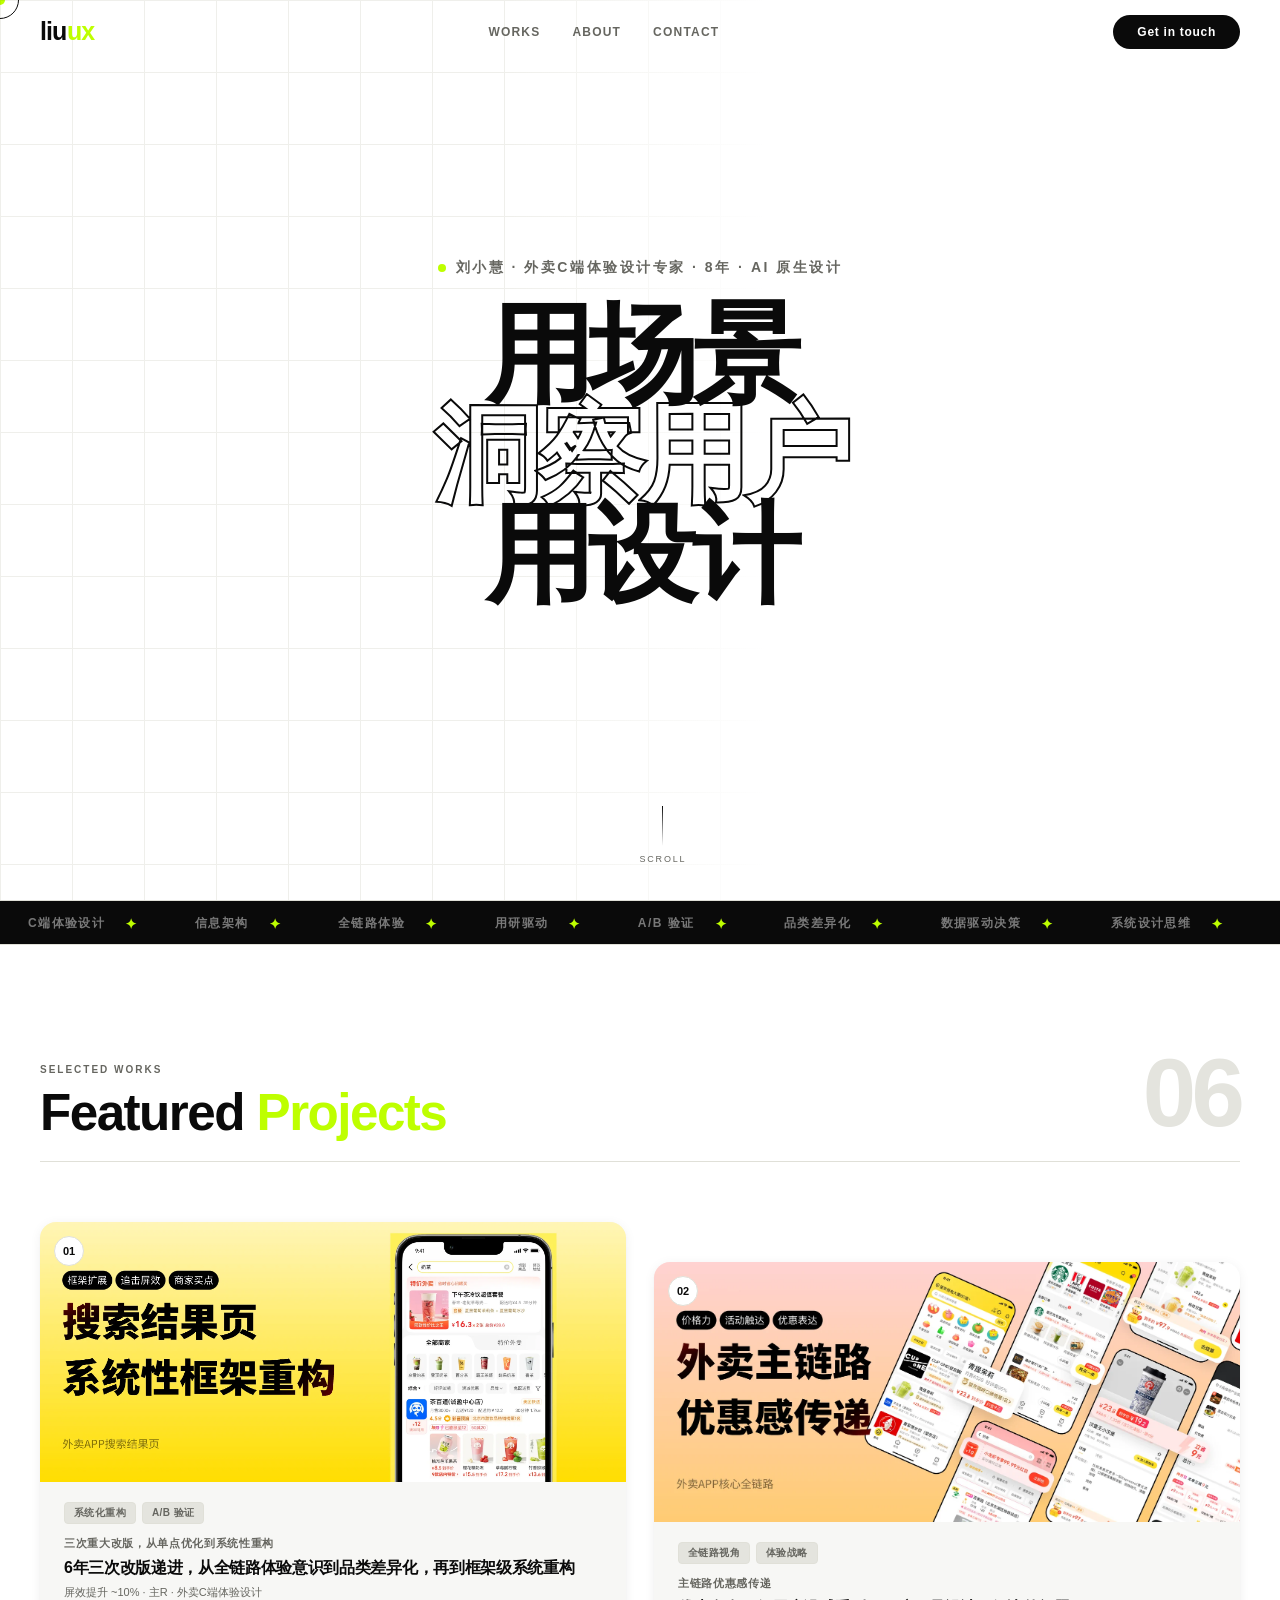
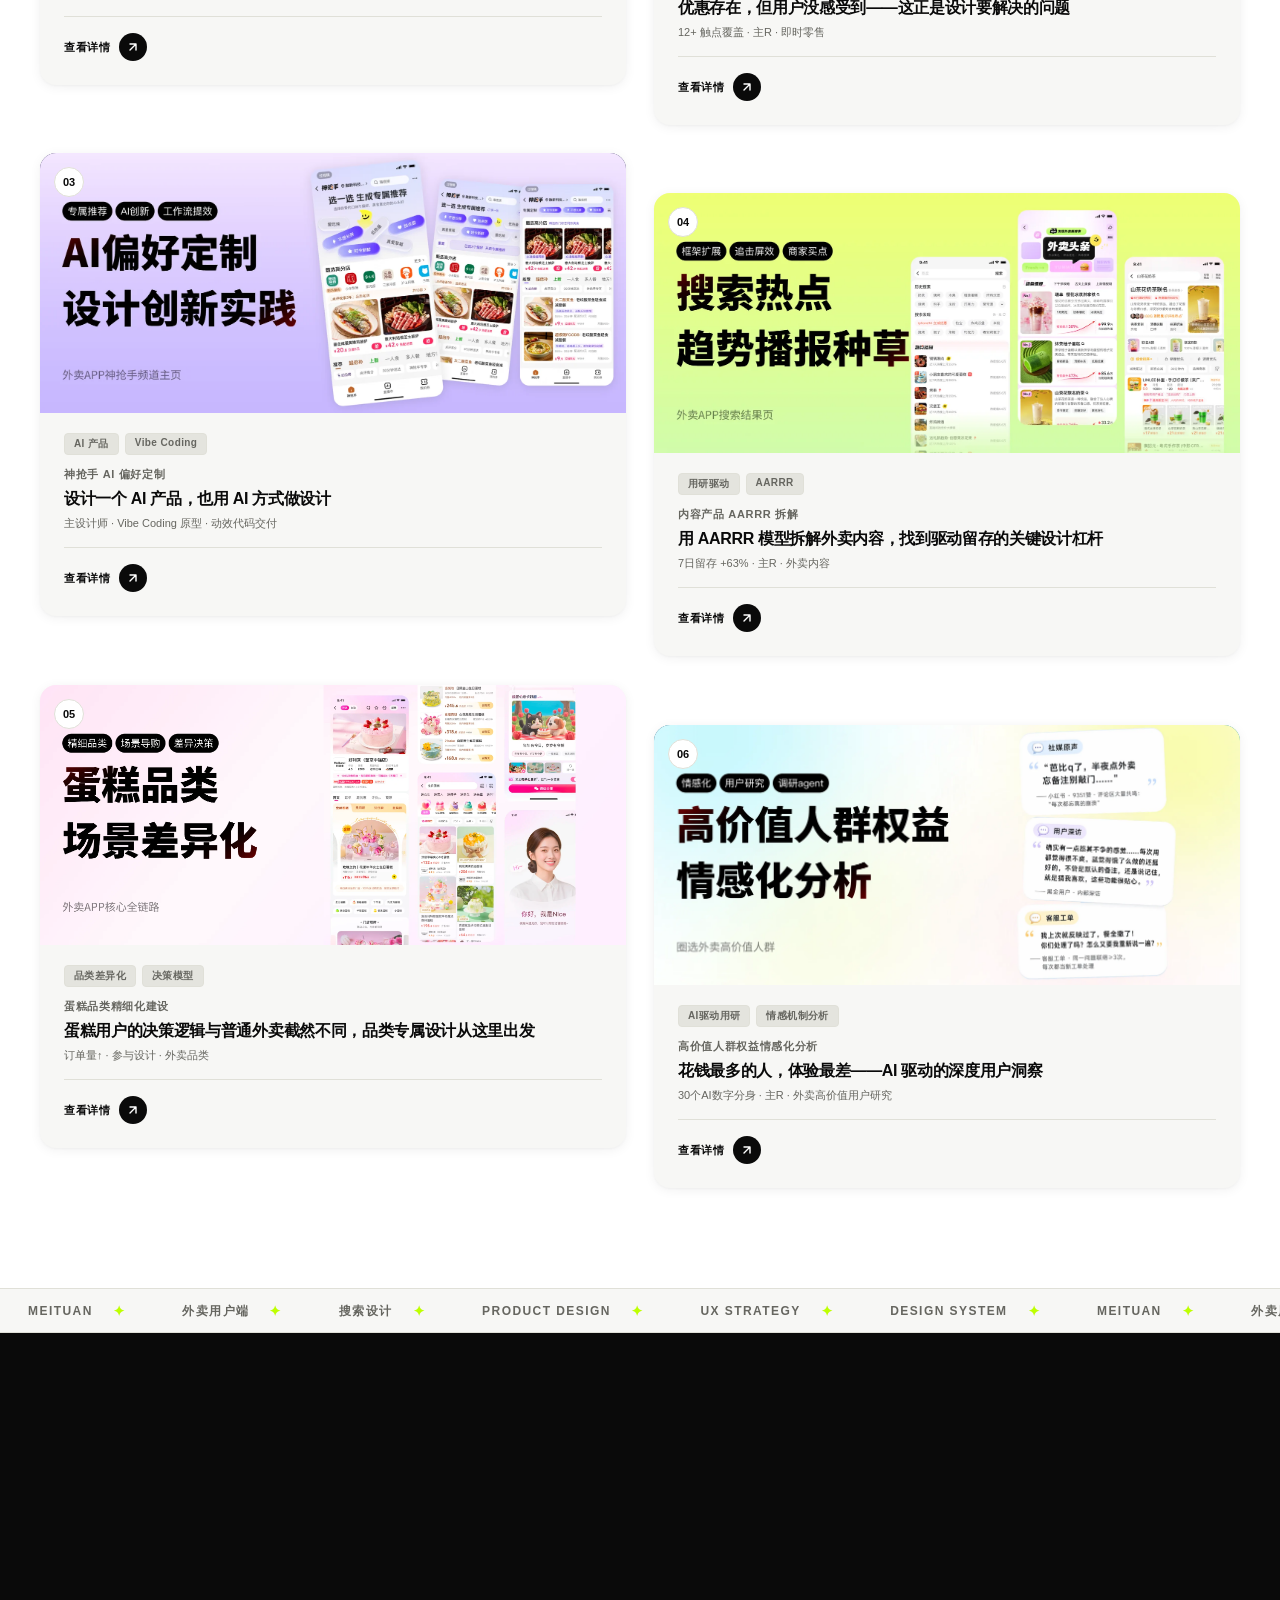
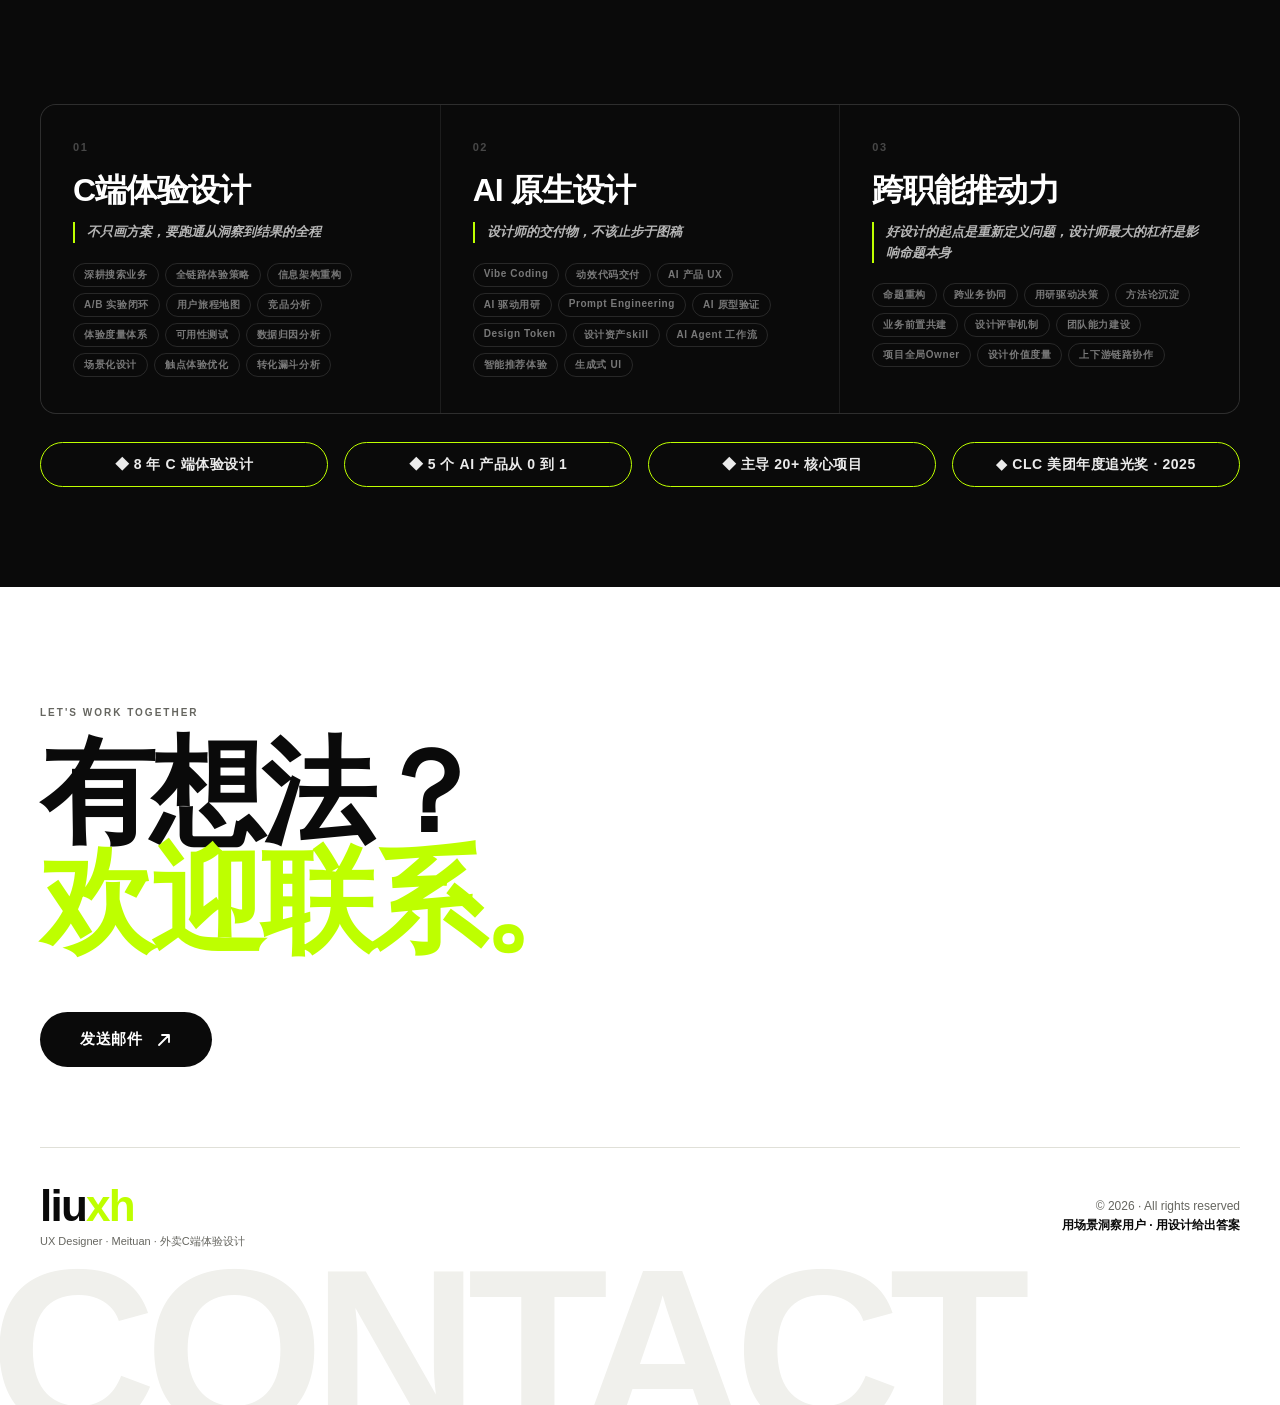
<file: index.html>
<!DOCTYPE html>
<html lang="zh">
<head>
<meta charset="UTF-8">
<meta name="viewport" content="width=device-width, initial-scale=1.0">
<title>UX Designer · Portfolio</title>
<style>
/* ═══════════════════════════════════════
   RESET & TOKENS
═══════════════════════════════════════ */
*,*::before,*::after{box-sizing:border-box;margin:0;padding:0;}
:root{
  --white:#ffffff;
  --black:#0a0a0a;
  --off-white:#f7f7f5;
  --gray:#f0f0ec;
  --gray2:#e4e4de;
  --gray3:#c0c0b8;
  --gray4:#888880;
  --lime:#beff00;
  --text:#0a0a0a;
  --text2:#666660;
  --border:#e0e0d8;
  --r:16px;
}
html{scroll-behavior:smooth;cursor:none;}
body{
  background:var(--white);color:var(--text);
  font-family:'Helvetica Neue',Helvetica,'PingFang SC','Noto Sans SC',Arial,sans-serif;
  -webkit-font-smoothing:antialiased;overflow-x:hidden;
}
a{text-decoration:none;color:inherit;}
img{display:block;max-width:100%;}
::selection{background:var(--lime);color:var(--black);}
::-webkit-scrollbar{width:3px;}
::-webkit-scrollbar-track{background:transparent;}
::-webkit-scrollbar-thumb{background:var(--gray3);border-radius:2px;}

/* ═══════════════════════════════════════
   CURSOR
═══════════════════════════════════════ */
#cursor{
  position:fixed;width:10px;height:10px;border-radius:50%;
  background:var(--lime);pointer-events:none;z-index:9999;
  transform:translate(-50%,-50%);
  transition:width .15s,height .15s,opacity .2s;
  mix-blend-mode:multiply;
}
#cursor-ring{
  position:fixed;width:38px;height:38px;border-radius:50%;
  border:1.5px solid var(--black);pointer-events:none;z-index:9998;
  transform:translate(-50%,-50%);
  transition:width .35s cubic-bezier(.22,1,.36,1),
             height .35s cubic-bezier(.22,1,.36,1),
             border-color .25s;
}
body.ch #cursor-ring{width:60px;height:60px;border-color:var(--lime);}
/* 深色区域光标反色 */
body.dark-cursor #cursor-ring{border-color:var(--lime);}
body.dark-cursor #cursor{mix-blend-mode:normal;}

/* ═══════════════════════════════════════
   PROGRESS
═══════════════════════════════════════ */
#prog{
  position:fixed;top:0;left:0;right:0;height:2px;z-index:600;
  background:var(--lime);transform-origin:left;transform:scaleX(0);
}

/* ═══════════════════════════════════════
   NAV
═══════════════════════════════════════ */
.nav{
  position:fixed;top:0;left:0;right:0;z-index:400;
  height:64px;display:flex;align-items:center;padding:0 40px;
  transition:background .4s,border-color .4s;
  border-bottom:1px solid transparent;
}
.nav.on{
  background:rgba(255,255,255,.92);
  backdrop-filter:blur(20px) saturate(1.6);
  border-color:var(--border);
}
.nav-w{max-width:1280px;margin:0 auto;width:100%;display:flex;align-items:center;justify-content:space-between;}
.nav-logo{
  font-size:25px;font-weight:800;letter-spacing:-.04em;color:var(--black);
  display:inline-flex;align-items:baseline;gap:1px;
  user-select:none;
}
.nav-logo .logo-xh{
  font-style:normal;color:var(--lime);
  display:inline-block;
  position:relative;
  transform-style:preserve-3d;
  perspective:200px;
}
/* 晃动 + Z轴旋转关键帧 */
@keyframes xh-to-ux{
  0%   { transform:rotate(0deg) scale(1); }
  15%  { transform:rotate(-14deg) scale(1); }
  30%  { transform:rotate(10deg) scale(1); }
  48%  { transform:rotate(-3deg) scale(.88); }
  65%  { transform:rotate(360deg) scale(1.06); }
  80%  { transform:rotate(358deg) scale(1); }
  100% { transform:rotate(360deg) scale(1); }
}
@keyframes ux-to-xh{
  0%   { transform:rotate(360deg) scale(1); }
  15%  { transform:rotate(374deg) scale(1); }
  30%  { transform:rotate(350deg) scale(1); }
  48%  { transform:rotate(363deg) scale(.88); }
  65%  { transform:rotate(0deg) scale(1.06); }
  80%  { transform:rotate(2deg) scale(1); }
  100% { transform:rotate(0deg) scale(1); }
}
.nav-logo .logo-xh.flip-to-ux{
  animation:xh-to-ux .8s cubic-bezier(.4,0,.2,1) forwards;
}
.nav-logo .logo-xh.flip-to-xh{
  animation:ux-to-xh .8s cubic-bezier(.4,0,.2,1) forwards;
}
/* 翻转后文字内容通过 data-attr 切换 */
.nav-links{display:flex;gap:32px;}
.nav-links a{
  font-size:12px;font-weight:600;letter-spacing:.1em;text-transform:uppercase;
  color:var(--text2);transition:color .2s;position:relative;
}
.nav-links a::after{
  content:'';position:absolute;bottom:-3px;left:0;right:0;height:1.5px;
  background:var(--lime-d);transform:scaleX(0);transform-origin:left;
  transition:transform .25s cubic-bezier(.22,1,.36,1);
}
.nav-links a:hover{color:var(--black);}
.nav-links a:hover::after{transform:scaleX(1);}
.nav-cta{
  padding:10px 24px;border-radius:999px;
  background:var(--black);color:var(--white);
  font-size:12px;font-weight:700;letter-spacing:.06em;
  transition:background .2s,transform .2s;
}
.nav-cta:hover{background:var(--lime);color:var(--black);transform:scale(1.04);}

/* ═══════════════════════════════════════
   CONTAINER
═══════════════════════════════════════ */
.container{max-width:1280px;margin:0 auto;padding:0 40px;}

/* ═══════════════════════════════════════
   HERO
═══════════════════════════════════════ */
@keyframes fadeUp{from{opacity:0;transform:translateY(32px);}to{opacity:1;transform:translateY(0);}}

.hero{
  min-height:100vh;
  padding-top:64px;
  position:relative;overflow:hidden;
  background:var(--white);
  display:flex;flex-direction:column;
}

/* 背景网格 */
.hero-grid-bg{
  position:absolute;inset:0;z-index:0;
  background-image:
    linear-gradient(var(--border) 1px,transparent 1px),
    linear-gradient(90deg,var(--border) 1px,transparent 1px);
  background-size:72px 72px;
  opacity:.5;
  mask-image:linear-gradient(to right, black 0%, black 40%, transparent 60%);
}

/* hero 内容区 — 居中文字 */
.hero-inner{
  position:relative;z-index:2;
  max-width:1100px;
  width:calc(100% - 80px);
  margin:0 auto;
  display:flex;
  flex-direction:column;
  align-items:center;
  justify-content:center;
  text-align:center;
  flex:1 0 auto;
}

/* 主标题 */
.hero-title{
  font-size:clamp(56px,8.5vw,140px);
  font-weight:900;line-height:.92;letter-spacing:-.05em;
  color:var(--black);margin-bottom:0;
  perspective:600px;
}

/* 字符级动画单元 */
.hero-char{
  display:inline-block;
  opacity:0;
  transform:translateY(60px) rotateX(-40deg);
  transition:
    opacity .6s cubic-bezier(.22,1,.36,1),
    transform .6s cubic-bezier(.22,1,.36,1);
}
.hero-char.in{
  opacity:1;
  transform:translateY(0) rotateX(0deg);
}
.hero-char.out{
  opacity:0;
  transform:translateY(-40px) rotateX(30deg);
}

/* 描边填充字符（第二行“理解用户”效果） */
.hero-char.outline-char{
  color:transparent;
  -webkit-text-stroke:2px var(--black);
}
.hero-char.outline-char.in{
  color:transparent;
  -webkit-text-stroke:2px var(--black);
}

/* 荧光色字符（第四行“给出答案”效果） */
.hero-char.lime-char.in{
  color:var(--lime);
}

/* 行分隔 */
.hero-line{
  display:block;
}

/* eyebrow */
.hero-eyebrow{
  display:flex;align-items:center;gap:10px;
  margin-bottom:28px;
}
.hero-dot{
  width:8px;height:8px;border-radius:50%;background:var(--lime);
  animation:dotPulse 2.2s ease-in-out infinite;
}
@keyframes dotPulse{0%,100%{transform:scale(1);opacity:1;}50%{transform:scale(1.7);opacity:.5;}}
.hero-eyebrow-txt{
font-size:14px;font-weight:700;letter-spacing:.18em;text-transform:uppercase;
color:var(--text2);
}

/* 滚动提示 */
.hero-scroll{
  position:absolute;bottom:36px;left:50%;transform:translateX(-50%);
  display:flex;flex-direction:column;align-items:center;gap:8px;
  font-size:9px;letter-spacing:.2em;text-transform:uppercase;color:var(--text2);
  z-index:4;animation:fadeUp 1s .9s both;
}
.hero-scroll-line{
  width:1px;height:40px;
  background:linear-gradient(to bottom,var(--black),transparent);
  animation:scrollAnim 2s ease-in-out infinite;
}
@keyframes scrollAnim{
  0%{transform:scaleY(0);transform-origin:top;}
  50%{transform:scaleY(1);transform-origin:top;}
  51%{transform:scaleY(1);transform-origin:bottom;}
  100%{transform:scaleY(0);transform-origin:bottom;}
}


/* ═══════════════════════════════════════
   MARQUEE
═══════════════════════════════════════ */
.marquee-wrap{
  overflow:hidden;white-space:nowrap;
  border-top:1px solid var(--border);
  border-bottom:1px solid var(--border);
  padding:12px 0;
  background:var(--black);
}
.marquee-wrap--light{background:var(--off-white);}
.marquee-track{
  display:inline-flex;align-items:center;gap:0;
  animation:marqueeL 30s linear infinite;
}
.marquee-track--rev{animation:marqueeR 30s linear infinite;}
.marquee-track:hover{animation-play-state:paused;}
@keyframes marqueeL{0%{transform:translateX(0);}100%{transform:translateX(-50%);}}
@keyframes marqueeR{0%{transform:translateX(-50%);}100%{transform:translateX(0);}}
.marquee-item{
  display:inline-flex;align-items:center;gap:20px;
  padding:0 28px;
  font-size:12px;font-weight:700;letter-spacing:.12em;text-transform:uppercase;
  color:rgba(255,255,255,.45);
}
.marquee-wrap--light .marquee-item{color:var(--text2);}
.marquee-star{color:var(--lime);font-size:14px;}
.marquee-wrap--light .marquee-star{color:var(--lime);}

/* ═══════════════════════════════════════
   SECTION BASE
═══════════════════════════════════════ */
.sec{padding:100px 0;}
.sec-header{
  display:flex;align-items:flex-end;justify-content:space-between;
  margin-bottom:60px;padding-bottom:20px;
  border-bottom:1px solid var(--border);
}
.sec-kicker{
  font-size:10px;font-weight:700;letter-spacing:.2em;text-transform:uppercase;
  color:var(--text2);margin-bottom:10px;
}
.sec-title{
  font-size:clamp(32px,4vw,52px);font-weight:800;letter-spacing:-.03em;
  color:var(--black);line-height:1.1;
}
.sec-title em{font-style:normal;color:var(--lime);}
.sec-count{
  font-size:clamp(64px,8vw,96px);font-weight:800;letter-spacing:-.05em;
  color:var(--gray2);line-height:1;
}

/* ═══════════════════════════════════════
   WORKS GRID
═══════════════════════════════════════ */
.works-grid{
  display:grid;
  grid-template-columns:1fr 1fr;
  gap:28px;
  align-items:start;
}
.work-card{
  border-radius:var(--r);overflow:hidden;
  background:var(--off-white);
  border:none;
  box-shadow:0 2px 12px rgba(0,0,0,.06), 0 1px 3px rgba(0,0,0,.04);
  cursor:none;
  transition:box-shadow .35s;
  will-change:transform;
  position:relative;
}
.work-card::before{
  content:'';
  position:absolute;inset:0;border-radius:var(--r);
  background:radial-gradient(circle at var(--mx,30%) var(--my,30%), rgba(190,255,0,.22) 0%, transparent 60%);
  opacity:0;transition:opacity .3s;
  pointer-events:none;z-index:1;
}
.work-card:hover{
  box-shadow:0 0 0 2px var(--lime), 0 32px 80px rgba(0,0,0,.13);
}
.work-card:hover::before{opacity:1;}
/* 阶梯错位 — 收窄幅度，保留节奏 */
.work-card:nth-child(1){margin-top:0;}
.work-card:nth-child(2){margin-top:40px;}
.work-card:nth-child(3){margin-top:0;}
.work-card:nth-child(4){margin-top:40px;}
.work-card:nth-child(5){margin-top:0;}
.work-card:nth-child(6){margin-top:40px;}

.work-img{
  position:relative;height:260px;overflow:hidden;
}
.work-img img{
  width:100%;height:100%;object-fit:cover;object-position:center top;
  transition:transform .7s cubic-bezier(.22,1,.36,1);
}
.work-card:hover .work-img img{transform:scale(1.06);}
.work-img-color{
  width:100%;height:100%;
  display:flex;align-items:center;justify-content:center;
}
/* hover 圆形 CTA */
.work-view{
  position:absolute;top:50%;left:50%;z-index:3;
  width:76px;height:76px;border-radius:50%;
  background:var(--lime);
  display:flex;flex-direction:column;align-items:center;justify-content:center;gap:3px;
  font-size:10px;font-weight:800;letter-spacing:.06em;color:var(--black);
  transform:translate(-50%,-50%) scale(0) rotate(-15deg);
  transition:transform .4s cubic-bezier(.34,1.56,.64,1);
}
.work-card:hover .work-view{transform:translate(-50%,-50%) scale(1) rotate(0deg);}
.work-num-badge{
  position:absolute;top:14px;left:14px;z-index:2;
  width:30px;height:30px;border-radius:50%;
  background:var(--white);
  display:flex;align-items:center;justify-content:center;
  font-size:11px;font-weight:800;color:var(--black);
  border:1px solid var(--border);
}
.work-body{padding:20px 24px 24px;}
.work-meta{
  display:flex;align-items:center;justify-content:space-between;
  margin-bottom:12px;
}
.work-tags{display:flex;gap:6px;flex-wrap:wrap;}
.work-tag{
  font-size:10px;font-weight:700;padding:3px 9px;border-radius:4px;
  letter-spacing:.04em;
  background:var(--gray2);color:var(--text2);
  border:1px solid var(--border);
}
.work-title{font-size:11px;font-weight:700;letter-spacing:.06em;text-transform:uppercase;color:var(--text2);margin-bottom:6px;}
.work-hook{font-size:clamp(14px,1.5vw,16px);font-weight:800;color:var(--black);line-height:1.4;letter-spacing:-.02em;margin-bottom:6px;}
.work-sub{font-size:11px;color:var(--text2);margin-top:4px;}
.work-footer{
  display:flex;align-items:center;justify-content:space-between;
  padding-top:16px;margin-top:16px;border-top:1px solid var(--border);
}
.work-cta{
  display:flex;align-items:center;gap:8px;
  font-size:11px;font-weight:700;letter-spacing:.06em;color:var(--black);
  background:none;border:none;cursor:none;padding:0;
}
.work-cta-circle{
  width:28px;height:28px;border-radius:50%;
  background:var(--black);color:var(--white);
  display:flex;align-items:center;justify-content:center;
  transition:background .2s,transform .3s cubic-bezier(.34,1.56,.64,1);
}
.work-card:hover .work-cta-circle{
  background:var(--lime);color:var(--black);
  transform:rotate(-45deg);
}

/* ═══════════════════════════════════════
   ABOUT / SERVICES (dark section)
═══════════════════════════════════════ */
.sec-dark{background:var(--black);}
.sec-dark .sec-kicker{color:rgba(255,255,255,.35);}
.sec-dark .sec-title{color:var(--white);}
.sec-dark .sec-header{border-color:rgba(255,255,255,.08);}
.about-desc{
  max-width:360px;font-size:14px;
  color:rgba(255,255,255,.5);line-height:1.85;
  align-self:flex-end;
}

/* 服务卡片 */
.services-grid{
  display:grid;grid-template-columns:repeat(3,1fr);gap:1px;
  background:rgba(255,255,255,.08);
  border:1px solid rgba(255,255,255,.08);
  border-radius:var(--r);overflow:hidden;
  margin-bottom:1px;
}
.service-card{
  padding:36px 32px;background:var(--black);
  transition:background .3s;cursor:none;
  position:relative;overflow:hidden;
}
.service-card::after{
  content:'';position:absolute;bottom:0;left:0;right:0;height:2px;
  background:var(--lime);transform:scaleX(0);transform-origin:left;
  transition:transform .4s cubic-bezier(.22,1,.36,1);
}
.service-card:hover{background:#111;}
.service-card:hover::after{transform:scaleX(1);}
.service-num{
  font-size:11px;font-weight:700;letter-spacing:.14em;
  color:rgba(255,255,255,.25);margin-bottom:20px;
}
.service-title{
  font-size:clamp(22px,2.5vw,32px);font-weight:800;letter-spacing:-.03em;
  color:var(--white);margin-bottom:14px;line-height:1.1;
  transition:color .2s;
}
.service-card:hover .service-title{color:var(--lime);}
.service-desc{
font-size:12px;color:rgba(255,255,255,.4);line-height:1.8;
margin-bottom:16px;
}
.service-quote{
font-size:13px;font-weight:600;color:rgba(255,255,255,.7);line-height:1.6;
border-left:2px solid var(--lime);padding-left:12px;
margin-bottom:20px;font-style:italic;
}
.service-tags{display:flex;flex-wrap:wrap;gap:6px;margin-top:auto;}
.service-tag-item{
font-size:10px;font-weight:600;letter-spacing:.06em;
padding:4px 10px;border-radius:20px;
border:1px solid rgba(255,255,255,.12);color:rgba(255,255,255,.45);
transition:border-color .2s,color .2s;
}
.service-card:hover .service-tag-item{border-color:rgba(163,230,53,.3);color:rgba(163,230,53,.7);}
.service-arrow{display:none;}
.service-card:hover .service-arrow{
  background:var(--lime);border-color:var(--lime);
  color:var(--black);transform:rotate(-45deg);
}

/* 数字指标行 */
.metrics-row{
  display:grid;grid-template-columns:repeat(4,1fr);gap:16px;
  margin-top:28px;
}
.metric-item{
  padding:12px 20px;
  border:1px solid var(--lime);
  border-radius:100px;
  text-align:center;
  transition:background .3s;
}
.metric-item:hover{
  background:rgba(190,255,0,.08);
}
.metric-val{
  display:block;
  font-size:clamp(32px,3.5vw,48px);font-weight:800;letter-spacing:-.04em;
  color:var(--white);line-height:1;margin-bottom:8px;
}
.metric-val .unit{font-size:.55em;color:var(--lime);}
.metric-lbl{font-size:11px;color:rgba(255,255,255,.35);letter-spacing:.04em;}

/* ═══════════════════════════════════════
   CONTACT
═══════════════════════════════════════ */
.contact-sec{
  padding:120px 0;
  position:relative;overflow:hidden;
}
.contact-bg-word{
  position:absolute;bottom:-60px;left:-10px;
  font-size:clamp(100px,18vw,260px);font-weight:800;letter-spacing:-.05em;
  color:var(--gray);line-height:1;pointer-events:none;user-select:none;
  white-space:nowrap;
}
.contact-kicker{
  font-size:10px;font-weight:700;letter-spacing:.2em;text-transform:uppercase;
  color:var(--text2);margin-bottom:20px;
}
.contact-title{
  font-size:clamp(52px,9vw,120px);font-weight:800;letter-spacing:-.04em;
  line-height:.95;color:var(--black);margin-bottom:56px;
}
.contact-title .lime{color:var(--lime);}
.contact-cta{
  display:inline-flex;align-items:center;gap:14px;
  padding:18px 40px;border-radius:999px;
  background:var(--black);color:var(--white);
  font-size:15px;font-weight:700;letter-spacing:.04em;
  transition:background .25s,transform .3s,box-shadow .3s;
}
.contact-cta:hover{
  background:var(--lime);color:var(--black);
  transform:scale(1.04);
  box-shadow:0 0 48px rgba(190,255,0,.35);
}
.contact-cta svg{transition:transform .3s;}
.contact-cta:hover svg{transform:translate(4px,-4px);}

/* footer */
.footer{
  border-top:1px solid var(--border);
  padding:36px 0;margin-top:80px;
  display:flex;align-items:center;justify-content:space-between;
}
.footer-logo{
  font-size:clamp(28px,4vw,44px);font-weight:800;letter-spacing:-.04em;
  color:var(--black);line-height:1;
}
.footer-logo em{font-style:normal;color:var(--lime);}
.footer-right{text-align:right;font-size:12px;color:var(--text2);}
.footer-right strong{display:block;color:var(--black);font-weight:700;margin-top:4px;}

/* ═══════════════════════════════════════
   DETAIL OVERLAY
═══════════════════════════════════════ */

/* ═══════════════════════════════════════
   EMAIL MODAL
═════════════════════════════════════════ */
.email-modal{
  position:fixed;inset:0;z-index:600;
  display:flex;align-items:center;justify-content:center;
  opacity:0;pointer-events:none;
  transition:opacity .35s cubic-bezier(.22,1,.36,1);
}
.email-modal.show{opacity:1;pointer-events:all;}
.email-modal-backdrop{
  position:absolute;inset:0;
  background:rgba(0,0,0,.5);backdrop-filter:blur(12px);
}
.email-modal-panel{
  position:relative;z-index:1;
  background:var(--white);border-radius:20px;
  padding:40px 48px;text-align:center;
  min-width:360px;
  transform:translateY(20px) scale(.96);
  transition:transform .4s cubic-bezier(.22,1,.36,1);
  box-shadow:0 40px 100px rgba(0,0,0,.2);
}
.email-modal.show .email-modal-panel{transform:translateY(0) scale(1);}
.email-modal-label{
  font-size:10px;font-weight:700;letter-spacing:.2em;text-transform:uppercase;
  color:var(--text2);margin-bottom:16px;
}
.email-modal-addr{
  font-size:clamp(18px,2.5vw,24px);font-weight:800;letter-spacing:-.02em;
  color:var(--black);margin-bottom:24px;
  word-break:break-all;
}
.email-modal-addr .at{color:var(--lime);}
.email-copy-btn{
  display:inline-flex;align-items:center;gap:10px;
  padding:14px 32px;border-radius:999px;border:none;
  background:var(--black);color:var(--white);
  font-size:13px;font-weight:700;letter-spacing:.06em;
  cursor:none;
  transition:background .2s,transform .2s;
}
.email-copy-btn:hover{
  background:var(--lime);color:var(--black);
  transform:scale(1.04);
}
.email-copy-btn.copied{
  background:var(--lime);color:var(--black);
}
.email-modal-close{
  position:absolute;top:16px;right:16px;
  width:36px;height:36px;border-radius:50%;
  border:1px solid var(--border);background:var(--white);
  display:flex;align-items:center;justify-content:center;
  cursor:none;
  transition:background .2s,transform .3s;
}
.email-modal-close:hover{
  background:var(--lime);transform:rotate(90deg);
}

.detail-overlay{
  position:fixed;inset:0;z-index:500;
  display:flex;align-items:center;justify-content:center;
  opacity:0;pointer-events:none;
  transition:opacity .4s cubic-bezier(.22,1,.36,1);
}
.detail-overlay.show{opacity:1;pointer-events:all;}
.detail-backdrop{
  position:absolute;inset:0;
  background:rgba(0,0,0,.75);backdrop-filter:blur(16px);
}
.detail-panel{
  position:relative;z-index:1;
  width:min(900px,94vw);max-height:90vh;
  background:var(--white);border-radius:20px;
  overflow:hidden;display:flex;flex-direction:column;
  transform:translateY(40px) scale(.96);
  transition:transform .45s cubic-bezier(.22,1,.36,1);
  box-shadow:0 60px 120px rgba(0,0,0,.3);
}
.detail-overlay.show .detail-panel{transform:translateY(0) scale(1);}
.detail-cover{
  width:100%;height:300px;position:relative;overflow:hidden;flex-shrink:0;
}
.detail-cover img{
  width:100%;height:100%;object-fit:cover;object-position:center top;
}
.detail-cover-fallback{width:100%;height:100%;}
.detail-cover-mask{
  position:absolute;inset:0;
  background:linear-gradient(to bottom,transparent 20%,rgba(0,0,0,.65) 100%);
}
.detail-cover-info{
  position:absolute;bottom:24px;left:32px;right:72px;z-index:2;
}
.detail-cover-info h2{
  font-size:clamp(17px,2.4vw,26px);font-weight:800;
  color:#fff;line-height:1.3;letter-spacing:-.025em;
}
.detail-cover-tags{display:flex;flex-wrap:wrap;gap:6px;margin-top:10px;}
.detail-close{
  position:absolute;top:16px;right:16px;z-index:10;
  width:40px;height:40px;border-radius:50%;
  background:rgba(0,0,0,.5);backdrop-filter:blur(8px);
  border:1px solid rgba(255,255,255,.2);
  display:flex;align-items:center;justify-content:center;
  cursor:none;color:#fff;
  transition:background .2s,transform .3s;
}
.detail-close:hover{background:var(--lime);color:var(--black);transform:rotate(90deg);}
.detail-body{
  padding:32px;overflow-y:auto;flex:1;background:var(--white);
}
.detail-body::-webkit-scrollbar{width:3px;}
.detail-body::-webkit-scrollbar-thumb{background:var(--gray3);}
.detail-section{margin-bottom:24px;}
.detail-section:last-child{margin-bottom:0;}
.detail-label{
  font-size:10px;font-weight:700;letter-spacing:.18em;text-transform:uppercase;
  color:var(--text2);margin-bottom:8px;
}
.detail-text{font-size:14px;color:var(--text2);line-height:1.85;}
.detail-divider{height:1px;background:var(--border);margin:20px 0;}
.detail-results{display:flex;gap:12px;flex-wrap:wrap;margin-top:8px;}
.detail-rv{
  padding:16px 20px;border-radius:12px;
  background:var(--off-white);border:1px solid var(--border);
  flex:1;min-width:100px;
  display:flex;flex-direction:column;gap:4px;
}
.detail-rv-val{
  font-size:clamp(24px,3vw,32px);font-weight:800;
  letter-spacing:-.04em;line-height:1;
}
.detail-rv-lbl{font-size:11px;color:var(--text2);}

/* ═══════════════════════════════════════
   REVEAL ANIMATION
═══════════════════════════════════════ */
.rv{
  opacity:0;transform:translateY(28px);
  transition:opacity .7s cubic-bezier(.22,1,.36,1),transform .7s cubic-bezier(.22,1,.36,1);
}
.rv.in{opacity:1;transform:translateY(0);}
.rv.d1{transition-delay:.08s;}.rv.d2{transition-delay:.16s;}
.rv.d3{transition-delay:.24s;}.rv.d4{transition-delay:.32s;}
.rv.d5{transition-delay:.40s;}

/* ═══════════════════════════════════════
   RESPONSIVE
═══════════════════════════════════════ */
@media(max-width:960px){
  .hero-inner{width:calc(100% - 48px);}
  .hero-title{font-size:clamp(44px,11vw,88px);}
  .works-grid{grid-template-columns:1fr;}
  .work-card:nth-child(n){margin-top:0;}
  .services-grid{grid-template-columns:1fr;}
.metrics-row{justify-content:center;gap:16px;}
  .footer{flex-direction:column;gap:20px;text-align:center;}
  .footer-right{text-align:center;}
}
@media(max-width:600px){
  .container{padding:0 20px;}
  .nav{padding:0 20px;}
  .sec{padding:72px 0;}
  .contact-title{font-size:clamp(40px,12vw,80px);}
.metrics-row{gap:12px;}
}

    /* ── Image Loading Placeholder ── */
    img[loading="lazy"] {
      background: linear-gradient(90deg, #f0f0f0 25%, #e0e0e0 50%, #f0f0f0 75%);
      background-size: 200% 100%;
      animation: shimmer 1.5s infinite;
      min-height: 200px;
    }
    img[loading="lazy"].loaded {
      animation: none;
      background: none;
      min-height: unset;
    }
    /* Dark variant for dark-bg sections */
    .section-img-dark[loading="lazy"],
    .img-full-dark[loading="lazy"] {
      background: linear-gradient(90deg, #1a1a1a 25%, #2a2a2a 50%, #1a1a1a 75%);
      background-size: 200% 100%;
    }
    @keyframes shimmer {
      0% { background-position: -200% 0; }
      100% { background-position: 200% 0; }
    }
    /* Video placeholder */
    video:not(.loaded) {
      background: linear-gradient(90deg, #1a1a1a 25%, #2a2a2a 50%, #1a1a1a 75%);
      background-size: 200% 100%;
      animation: shimmer 1.5s infinite;
      min-height: 300px;
      border-radius: 12px;
    }
    video.loaded {
      animation: none;
      background: none;
      min-height: unset;
    }

  </style>
</head>
<body>

<!-- CURSOR -->
<div id="cursor"></div>
<div id="cursor-ring"></div>
<!-- PROGRESS -->
<div id="prog"></div>

<!-- NAV -->
<nav class="nav" id="nav">
  <div class="nav-w">
    <a href="#" class="nav-logo" id="nav-logo">liu<span class="logo-xh" id="logo-xh">xh</span></a>
    <div class="nav-links">
      <a href="#works">Works</a>
      <a href="#about">About</a>
      <a href="#contact">Contact</a>
    </div>
    <a href="javascript:void(0)" class="nav-cta" onclick="showEmailModal()">Get in touch</a>
  </div>
</nav>

<!-- ══════════════════════════════
     HERO
══════════════════════════════ -->
<section class="hero" id="hero">
  <div class="hero-grid-bg"></div>

  <div class="hero-inner">
    <div class="hero-eyebrow">
      <span class="hero-dot"></span>
      <span class="hero-eyebrow-txt">刘小慧 · 外卖C端体验设计专家 · 8年 · AI 原生设计</span>
    </div>

    <h1 class="hero-title" id="hero-title"></h1>

  </div>

  <div class="hero-scroll">
    <div class="hero-scroll-line"></div>
    <span>Scroll</span>
  </div>
</section>

<!-- MARQUEE 1 -->
<div class="marquee-wrap">
  <div class="marquee-track">
    <span class="marquee-item">C端体验设计<span class="marquee-star">✦</span></span>
    <span class="marquee-item">信息架构<span class="marquee-star">✦</span></span>
    <span class="marquee-item">全链路体验<span class="marquee-star">✦</span></span>
    <span class="marquee-item">用研驱动<span class="marquee-star">✦</span></span>
    <span class="marquee-item">A/B 验证<span class="marquee-star">✦</span></span>
    <span class="marquee-item">品类差异化<span class="marquee-star">✦</span></span>
    <span class="marquee-item">数据驱动决策<span class="marquee-star">✦</span></span>
    <span class="marquee-item">系统设计思维<span class="marquee-star">✦</span></span>
    <span class="marquee-item">C端体验设计<span class="marquee-star">✦</span></span>
    <span class="marquee-item">信息架构<span class="marquee-star">✦</span></span>
    <span class="marquee-item">全链路体验<span class="marquee-star">✦</span></span>
    <span class="marquee-item">用研驱动<span class="marquee-star">✦</span></span>
    <span class="marquee-item">A/B 验证<span class="marquee-star">✦</span></span>
    <span class="marquee-item">品类差异化<span class="marquee-star">✦</span></span>
    <span class="marquee-item">数据驱动决策<span class="marquee-star">✦</span></span>
    <span class="marquee-item">系统设计思维<span class="marquee-star">✦</span></span>
  </div>
</div>

<!-- ══════════════════════════════
     WORKS
══════════════════════════════ -->
<section class="sec" id="works">
  <div class="container">
    <div class="sec-header rv">
      <div>
        <div class="sec-kicker">Selected Works</div>
        <h2 class="sec-title">Featured <em>Projects</em></h2>
      </div>
      <div class="sec-count">06</div>
    </div>

    <div class="works-grid">

      <!-- W1 -->
      <div class="work-card rv" onclick="location.href='project-01.html'" style="cursor:none;">
        <div class="work-img">
          <img loading="lazy" src="s1-cover.webp" alt="搜索结果页改版">
          <div class="work-view">View<br>Project</div>
          <div class="work-num-badge">01</div>
        </div>
        <div class="work-body">
          <div class="work-meta">
            <div class="work-tags">
              <span class="work-tag">系统化重构</span>
              <span class="work-tag">A/B 验证</span>
            </div>
          </div>
<h3 class="work-title">三次重大改版，从单点优化到系统性重构</h3>
<p class="work-hook">6年三次改版递进，从全链路体验意识到品类差异化，再到框架级系统重构</p>
<p class="work-sub">屏效提升 ~10% · 主R · 外卖C端体验设计</p>
          <div class="work-footer">
            <button class="work-cta">
              查看详情
              <span class="work-cta-circle">
                <svg width="10" height="10" viewBox="0 0 10 10" fill="none">
                  <path d="M2 8l6-6M8 8V2H2" stroke="currentColor" stroke-width="1.4" stroke-linecap="round" stroke-linejoin="round"/>
                </svg>
              </span>
            </button>
          </div>
        </div>
      </div>

      <!-- W2 -->
      <div class="work-card rv d1" onclick="location.href='project-02.html'" style="cursor:none;">
        <div class="work-img">
          <img loading="lazy" src="cover-discount.webp" alt="优惠感传递">
          <div class="work-view">View<br>Project</div>
          <div class="work-num-badge">02</div>
        </div>
        <div class="work-body">
          <div class="work-meta">
            <div class="work-tags">
              <span class="work-tag">全链路视角</span>
              <span class="work-tag">体验战略</span>
            </div>
          </div>
<h3 class="work-title">主链路优惠感传递</h3>
<p class="work-hook">优惠存在，但用户没感受到——这正是设计要解决的问题</p>
<p class="work-sub">12+ 触点覆盖 · 主R · 即时零售</p>
          <div class="work-footer">
            <button class="work-cta">
              查看详情
              <span class="work-cta-circle">
                <svg width="10" height="10" viewBox="0 0 10 10" fill="none">
                  <path d="M2 8l6-6M8 8V2H2" stroke="currentColor" stroke-width="1.4" stroke-linecap="round" stroke-linejoin="round"/>
                </svg>
              </span>
            </button>
          </div>
        </div>
      </div>

      <!-- W3 -->
      <div class="work-card rv d2" onclick="location.href='project-05.html'" style="cursor:none;">
        <div class="work-img">
          <div class="work-img-color" style="background:#1e1b4b;padding:0;overflow:hidden;">
            <img src="cover-sqs.webp" alt="神抢手 AI 偏好定制" loading="lazy" style="width:100%;height:100%;object-fit:cover;display:block;">
          </div>
          <div class="work-view">View<br>Project</div>
          <div class="work-num-badge">03</div>
        </div>
        <div class="work-body">
          <div class="work-meta">
            <div class="work-tags">
              <span class="work-tag">AI 产品</span>
              <span class="work-tag">Vibe Coding</span>
            </div>
          </div>
<h3 class="work-title">神抢手 AI 偏好定制</h3>
<p class="work-hook">设计一个 AI 产品，也用 AI 方式做设计</p>
<p class="work-sub">主设计师 · Vibe Coding 原型 · 动效代码交付</p>
          <div class="work-footer">
            <button class="work-cta">
              查看详情
              <span class="work-cta-circle">
                <svg width="10" height="10" viewBox="0 0 10 10" fill="none">
                  <path d="M2 8l6-6M8 8V2H2" stroke="currentColor" stroke-width="1.4" stroke-linecap="round" stroke-linejoin="round"/>
                </svg>
              </span>
            </button>
          </div>
        </div>
      </div>

      <!-- W4 -->
      <div class="work-card rv d3" onclick="location.href='project-03.html'" style="cursor:none;">
        <div class="work-img">
          <img src="cover-trend.webp" alt="搜索热点趋势播报种草" loading="lazy">
          <div class="work-view">View<br>Project</div>
          <div class="work-num-badge">04</div>
        </div>
        <div class="work-body">
          <div class="work-meta">
            <div class="work-tags">
              <span class="work-tag">用研驱动</span>
              <span class="work-tag">AARRR</span>
            </div>
          </div>
<h3 class="work-title">内容产品 AARRR 拆解</h3>
<p class="work-hook">用 AARRR 模型拆解外卖内容，找到驱动留存的关键设计杠杆</p>
<p class="work-sub">7日留存 +63% · 主R · 外卖内容</p>
          <div class="work-footer">
            <button class="work-cta">
              查看详情
              <span class="work-cta-circle">
                <svg width="10" height="10" viewBox="0 0 10 10" fill="none">
                  <path d="M2 8l6-6M8 8V2H2" stroke="currentColor" stroke-width="1.4" stroke-linecap="round" stroke-linejoin="round"/>
                </svg>
              </span>
            </button>
          </div>
        </div>
      </div>

      <!-- W5 -->
      <div class="work-card rv d4" onclick="location.href='project-04.html'" style="cursor:none;">
        <div class="work-img">
          <img loading="lazy" src="cover-cake.webp" alt="蛋糕品类建设">
          <div class="work-view">View<br>Project</div>
          <div class="work-num-badge">05</div>
        </div>
        <div class="work-body">
          <div class="work-meta">
            <div class="work-tags">
              <span class="work-tag">品类差异化</span>
              <span class="work-tag">决策模型</span>
            </div>
          </div>
<h3 class="work-title">蛋糕品类精细化建设</h3>
<p class="work-hook">蛋糕用户的决策逻辑与普通外卖截然不同，品类专属设计从这里出发</p>
<p class="work-sub">订单量↑ · 参与设计 · 外卖品类</p>
          <div class="work-footer">
            <button class="work-cta">
              查看详情
              <span class="work-cta-circle">
                <svg width="10" height="10" viewBox="0 0 10 10" fill="none">
                  <path d="M2 8l6-6M8 8V2H2" stroke="currentColor" stroke-width="1.4" stroke-linecap="round" stroke-linejoin="round"/>
                </svg>
              </span>
            </button>
          </div>
        </div>
      </div>

      <!-- W6 -->
      <div class="work-card rv d5" onclick="location.href='project-06.html'" style="cursor:none;">
        <div class="work-img">
          <div class="work-img-color" style="background:linear-gradient(135deg,#0c4a6e,#0e7490,#06b6d4);padding:0;overflow:hidden;">
            <img loading="lazy" src="s6-cover.webp" alt="高价值人群权益情感化分析" style="width:100%;height:100%;object-fit:cover;display:block;">
          </div>
          <div class="work-view">View<br>Project</div>
          <div class="work-num-badge">06</div>
        </div>
        <div class="work-body">
          <div class="work-meta">
            <div class="work-tags">
              <span class="work-tag">AI驱动用研</span>
              <span class="work-tag">情感机制分析</span>
            </div>
          </div>
<h3 class="work-title">高价值人群权益情感化分析</h3>
<p class="work-hook">花钱最多的人，体验最差——AI 驱动的深度用户洞察</p>
<p class="work-sub">30个AI数字分身 · 主R · 外卖高价值用户研究</p>
          <div class="work-footer">
            <button class="work-cta">
              查看详情
              <span class="work-cta-circle">
                <svg width="10" height="10" viewBox="0 0 10 10" fill="none">
                  <path d="M2 8l6-6M8 8V2H2" stroke="currentColor" stroke-width="1.4" stroke-linecap="round" stroke-linejoin="round"/>
                </svg>
              </span>
            </button>
          </div>
        </div>
      </div>

    </div>
  </div>
</section>

<!-- MARQUEE 2 (reverse, light) -->
<div class="marquee-wrap marquee-wrap--light">
  <div class="marquee-track marquee-track--rev">
    <span class="marquee-item">Meituan<span class="marquee-star">✦</span></span>
    <span class="marquee-item">外卖用户端<span class="marquee-star">✦</span></span>
    <span class="marquee-item">搜索设计<span class="marquee-star">✦</span></span>
    <span class="marquee-item">Product Design<span class="marquee-star">✦</span></span>
    <span class="marquee-item">UX Strategy<span class="marquee-star">✦</span></span>
    <span class="marquee-item">Design System<span class="marquee-star">✦</span></span>
    <span class="marquee-item">Meituan<span class="marquee-star">✦</span></span>
    <span class="marquee-item">外卖用户端<span class="marquee-star">✦</span></span>
    <span class="marquee-item">搜索设计<span class="marquee-star">✦</span></span>
    <span class="marquee-item">Product Design<span class="marquee-star">✦</span></span>
    <span class="marquee-item">UX Strategy<span class="marquee-star">✦</span></span>
    <span class="marquee-item">Design System<span class="marquee-star">✦</span></span>
  </div>
</div>

<!-- ══════════════════════════════
     ABOUT / SERVICES
══════════════════════════════ -->
<section class="sec sec-dark" id="about">
  <div class="container">
    <div class="sec-header rv">
      <div>
        <div class="sec-kicker">About & Capabilities</div>
        <h2 class="sec-title">Design<br><em>Thinking</em><br>System</h2>
      </div>
      <p class="about-desc">8 年来，我在外卖、搜索、内容等核心业务中，从用户研究出发，用系统化思维拆解问题，让设计决策落地为可衡量的业务结果。</p>
    </div>

    <div class="services-grid rv d1">
      <div class="service-card">
        <div class="service-num">01</div>
        <h3 class="service-title">C端体验设计</h3>
        <p class="service-quote">不只画方案，要跑通从洞察到结果的全程</p>
        <div class="service-tags">
          <span class="service-tag-item">深耕搜索业务</span>
          <span class="service-tag-item">全链路体验策略</span>
          <span class="service-tag-item">信息架构重构</span>
          <span class="service-tag-item">A/B 实验闭环</span>
          <span class="service-tag-item">用户旅程地图</span>
          <span class="service-tag-item">竞品分析</span>
          <span class="service-tag-item">体验度量体系</span>
          <span class="service-tag-item">可用性测试</span>
          <span class="service-tag-item">数据归因分析</span>
          <span class="service-tag-item">场景化设计</span>
          <span class="service-tag-item">触点体验优化</span>
          <span class="service-tag-item">转化漏斗分析</span>
        </div>
      </div>
      <div class="service-card">
        <div class="service-num">02</div>
        <h3 class="service-title">AI 原生设计</h3>
        <p class="service-quote">设计师的交付物，不该止步于图稿</p>
        <div class="service-tags">
          <span class="service-tag-item">Vibe Coding</span>
          <span class="service-tag-item">动效代码交付</span>
          <span class="service-tag-item">AI 产品 UX</span>
          <span class="service-tag-item">AI 驱动用研</span>
          <span class="service-tag-item">Prompt Engineering</span>
          <span class="service-tag-item">AI 原型验证</span>
          <span class="service-tag-item">Design Token</span>
          <span class="service-tag-item">设计资产skill</span>
          <span class="service-tag-item">AI Agent 工作流</span>
          <span class="service-tag-item">智能推荐体验</span>
          <span class="service-tag-item">生成式 UI</span>
        </div>
      </div>
      <div class="service-card">
        <div class="service-num">03</div>
        <h3 class="service-title">跨职能推动力</h3>
        <p class="service-quote">好设计的起点是重新定义问题，设计师最大的杠杆是影响命题本身</p>
        <div class="service-tags">
          <span class="service-tag-item">命题重构</span>
          <span class="service-tag-item">跨业务协同</span>
          <span class="service-tag-item">用研驱动决策</span>
          <span class="service-tag-item">方法论沉淀</span>
          <span class="service-tag-item">业务前置共建</span>
          <span class="service-tag-item">设计评审机制</span>
          <span class="service-tag-item">团队能力建设</span>
          <span class="service-tag-item">项目全局Owner</span>
          <span class="service-tag-item">设计价值度量</span>
          <span class="service-tag-item">上下游链路协作</span>
        </div>
      </div>
    </div>

    <div class="metrics-row rv d2">
      <div class="metric-item">
        <span class="metric-lbl" style="font-size:14px;color:rgba(255,255,255,.92);font-weight:700;">◆ 8 年 C 端体验设计</span>
      </div>
      <div class="metric-item">
        <span class="metric-lbl" style="font-size:14px;color:rgba(255,255,255,.92);font-weight:700;">◆ 5 个 AI 产品从 0 到 1</span>
      </div>
      <div class="metric-item">
        <span class="metric-lbl" style="font-size:14px;color:rgba(255,255,255,.92);font-weight:700;">◆ 主导 20+ 核心项目</span>
      </div>
      <div class="metric-item">
        <span class="metric-lbl" style="font-size:14px;color:rgba(255,255,255,.92);font-weight:700;">◆ CLC 美团年度追光奖 · 2025</span>
      </div>
    </div>
  </div>
</section>

<!-- ══════════════════════════════
     CONTACT
══════════════════════════════ -->
<section class="contact-sec" id="contact">
  <div class="contact-bg-word">CONTACT</div>
  <div class="container">
    <div class="contact-kicker rv">Let's Work Together</div>
    <h2 class="contact-title rv d1">有想法？<br><span class="lime">欢迎联系。</span></h2>
    <a href="javascript:void(0)" class="contact-cta rv d2" onclick="showEmailModal()">
      发送邮件
      <svg width="16" height="16" viewBox="0 0 16 16" fill="none">
        <path d="M3 13L13 3M13 3H6M13 3v7" stroke="currentColor" stroke-width="1.8" stroke-linecap="round" stroke-linejoin="round"/>
      </svg>
    </a>
    <div class="footer rv d3">
      <div>
        <div class="footer-logo">liu<em>xh</em></div>
        <div style="font-size:11px;color:var(--text2);margin-top:6px;">UX Designer · Meituan · 外卖C端体验设计</div>
      </div>
      <div class="footer-right">
        <span>© <span id="copy-year">2026</span> · All rights reserved</span>
        <strong>用场景洞察用户 · 用设计给出答案</strong>
      </div>
    </div>
  </div>
</section>

<!-- EMAIL MODAL -->
<div class="email-modal" id="email-modal" onclick="closeEmailModalOnBackdrop(event)">
  <div class="email-modal-backdrop"></div>
  <div class="email-modal-panel">
    <button class="email-modal-close" onclick="closeEmailModal()" aria-label="关闭">
      <svg width="12" height="12" viewBox="0 0 14 14" fill="none">
        <path d="M1 1l12 12M13 1L1 13" stroke="currentColor" stroke-width="1.6" stroke-linecap="round"/>
      </svg>
    </button>
    <div class="email-modal-label">Email Address</div>
    <div class="email-modal-addr">liu000_90<span class="at">@</span>qq.com</div>
    <button class="email-copy-btn" id="email-copy-btn" onclick="copyEmail()">
      <svg width="14" height="14" viewBox="0 0 16 16" fill="none">
        <path d="M10 1H4a2 2 0 00-2 2v8a2 2 0 002 2h6a2 2 0 002-2V3a2 2 0 00-2-2z" stroke="currentColor" stroke-width="1.4" stroke-linecap="round" stroke-linejoin="round"/>
        <path d="M6 15h6a2 2 0 002-2V7" stroke="currentColor" stroke-width="1.4" stroke-linecap="round" stroke-linejoin="round"/>
      </svg>
      复制邮箱地址
    </button>
  </div>
</div>

<!-- ══════════════════════════════
     DETAIL OVERLAY
══════════════════════════════ -->
<div class="detail-overlay" id="detail-overlay" onclick="closeDetailOnBackdrop(event)">
  <div class="detail-backdrop"></div>
  <div class="detail-panel" id="detail-panel">
    <div class="detail-cover" id="detail-cover">
      <div class="detail-cover-mask"></div>
      <div class="detail-cover-info">
        <h2 id="detail-title"></h2>
        <div class="detail-cover-tags" id="detail-cover-tags"></div>
      </div>
      <button class="detail-close" onclick="closeDetail()" aria-label="关闭">
        <svg width="14" height="14" viewBox="0 0 14 14" fill="none">
          <path d="M1 1l12 12M13 1L1 13" stroke="currentColor" stroke-width="1.6" stroke-linecap="round"/>
        </svg>
      </button>
    </div>
    <div class="detail-body" id="detail-body"></div>
  </div>
</div>

<script>
/* 版权年份自动更新 */
document.getElementById('copy-year').textContent = new Date().getFullYear();
/* ══════════════════
   CURSOR
══════════════════ */
const cur = document.getElementById('cursor');
const ring = document.getElementById('cursor-ring');
let mx=0,my=0,rx=0,ry=0;
document.addEventListener('mousemove',e=>{
  mx=e.clientX;my=e.clientY;
  // 深色区域光标反色
  var el=document.elementFromPoint(mx,my);
  var onDark=el&&el.closest('.sec-dark');
  document.body.classList.toggle('dark-cursor',!!onDark);
});
(function animCursor(){
  rx+=(mx-rx)*.16; ry+=(my-ry)*.16;
  cur.style.left=mx+'px'; cur.style.top=my+'px';
  ring.style.left=rx+'px'; ring.style.top=ry+'px';
  requestAnimationFrame(animCursor);
})();
document.querySelectorAll('a,button,.work-card,.service-card').forEach(el=>{
  el.addEventListener('mouseenter',()=>document.body.classList.add('ch'));
  el.addEventListener('mouseleave',()=>document.body.classList.remove('ch'));
});

/* ══════════════════
   PROGRESS
══════════════════ */
const prog = document.getElementById('prog');
window.addEventListener('scroll',()=>{
  prog.style.transform=`scaleX(${Math.min(scrollY/(document.body.scrollHeight-innerHeight),1)})`;
},{passive:true});

/* ══════════════════
   NAV
══════════════════ */
const nav = document.getElementById('nav');
window.addEventListener('scroll',()=>nav.classList.toggle('on',scrollY>60),{passive:true});

/* ══════════════════
   REVEAL
══════════════════ */
const io = new IntersectionObserver(entries=>{
  entries.forEach(e=>{if(e.isIntersecting){e.target.classList.add('in');io.unobserve(e.target);}});
},{threshold:0.07,rootMargin:'0px 0px -40px 0px'});
document.querySelectorAll('.rv').forEach(el=>io.observe(el));

/* ══════════════════
   WORK CARD 3D TILT
══════════════════ */
document.querySelectorAll('.work-card').forEach(card=>{
  card.addEventListener('mousemove',e=>{
    const r=card.getBoundingClientRect();
    const x=(e.clientX-r.left)/r.width-.5;
    const y=(e.clientY-r.top)/r.height-.5;
    card.style.transform=`perspective(600px) rotateY(${x*18}deg) rotateX(${-y*12}deg) translateY(-10px) scale(1.02)`;
    /* 光晕跟随鼠标 */
    const px=((e.clientX-r.left)/r.width*100).toFixed(1);
    const py=((e.clientY-r.top)/r.height*100).toFixed(1);
    card.style.setProperty('--mx',px+'%');
    card.style.setProperty('--my',py+'%');
  });
  card.addEventListener('mouseleave',()=>{
    card.style.transform='';
    card.style.transition='transform .7s cubic-bezier(.22,1,.36,1),border-color .25s,box-shadow .35s';
  });
  card.addEventListener('mouseenter',()=>{
    card.style.transition='transform .08s ease,border-color .25s,box-shadow .35s';
  });
});

/* ══════════════════
   SERVICE CARD HOVER
══════════════════ */
document.querySelectorAll('.service-card').forEach(card=>{
  const title=card.querySelector('.service-title');
  const desc=card.querySelector('.service-desc');
  const num=card.querySelector('.service-num');
  card.addEventListener('mouseenter',()=>{
    card.style.background='#111';
  });
  card.addEventListener('mouseleave',()=>{
    card.style.background='';
  });
});

/* ══════════════════
   LOGO XH → UX FLIP
══════════════════ */
(function(){
  const el = document.getElementById('logo-xh');
  if(!el) return;
  let isUX = false;
  let animating = false;

  function flipTo(toUX){
    if(animating) return;
    animating = true;
    const cls = toUX ? 'flip-to-ux' : 'flip-to-xh';
    el.classList.remove('flip-to-ux','flip-to-xh');
    void el.offsetWidth; // reflow
    el.classList.add(cls);
    // 旋转到最快速度处（约 380ms）切换文字，视觉上感知不到
    setTimeout(()=>{ el.textContent = toUX ? 'ux' : 'xh'; }, 380);
    el.addEventListener('animationend', function done(){
      el.removeEventListener('animationend', done);
      isUX = toUX;
      animating = false;
    });
  }

  // 页面加载后 1.5s 自动触发一次 xh → ux
  setTimeout(()=> flipTo(true), 1500);

  // hover 时来回切换
  const logo = document.getElementById('nav-logo');
  logo.addEventListener('mouseenter', ()=>{
    if(!animating) flipTo(!isUX);
  });
})();

/* ══════════════════
METRICS COUNT-UP
══════════════════ */
const metricIo = new IntersectionObserver(entries=>{
  entries.forEach(e=>{
    if(!e.isIntersecting) return;
    const el=e.target;
    const raw=el.dataset.target;
    if(!raw) return;
    const target=parseFloat(raw);
    let start=0,dur=1600,startTime=null;
    function step(ts){
      if(!startTime) startTime=ts;
      const p=Math.min((ts-startTime)/dur,1);
      const ease=1-Math.pow(1-p,3);
      el.textContent=Math.round(start+(target-start)*ease);
      if(p<1) requestAnimationFrame(step);
      else el.textContent=target;
    }
    requestAnimationFrame(step);
    metricIo.unobserve(el);
  });
},{threshold:.5});
document.querySelectorAll('[data-target]').forEach(el=>metricIo.observe(el));

/* ══════════════════
   DETAIL OVERLAY
══════════════════ */
const PROJECT_DATA={
  pc1:{
    title:'从堆砌到系统——一次让屏效提升 10% 的框架重构',
    cover:'s1-cover.webp',
    coverBg:'linear-gradient(135deg,#312e81,#6366f1)',
    tags:['系统化重构','信息架构','A/B 验证'],
    accentColor:'#6366f1',
    sections:[
      {label:'项目背景',text:'搜索结果页历经多次迭代，新旧功能叠加堆砌，模块层级混乱，首屏商家供给有限。消费降级趋势下，神抢手、拼好饭等低价供给的价格优势未能透出，用户比价切竞对的行为加剧，决策效率成为核心矛盾。'},
      {label:'设计策略',text:'通过"三明治框架 vs 双层框架"A/B 实验确定最优页面结构，双层框架更轻量、适配性更高，数据胜出；重构商家卡片信息分组，在卡片右侧空档位置透出账户大额可用券，让价格感知前置至首屏；接入神抢手、拼好饭、自取等低价供给，并按品类差异打造多种二搜模板，实现"场景适配 × 信息效率"平衡。'},
      {label:'我的角色',text:'主设计师（100%），负责从问题定义、框架方案设计、A/B 实验设计到数据验证的全链路，覆盖框架重构、卡片信息架构、筛选体系、低价供给接入四大模块。'},
    ],
    results:[{val:'+0.31pp',lbl:'搜索结果页 UV_CXR'},{val:'+0.09pp',lbl:'全局搜索 UV_CXR'},{val:'~+10%',lbl:'页面屏效提升'}],
  },
  pc2:{
    title:'从首页到提单，一次跨 12 个触点的感知设计',
    cover:'cover-discount.webp',
    coverBg:'linear-gradient(135deg,#78350f,#fbbf24)',
    tags:['全链路视角','体验战略','跨业务协同'],
    accentColor:'#d97706',
    sections:[
      {label:'项目背景',text:'补贴率长期下降，但用户优惠感知依然偏弱——不是缺少优惠，而是表达割裂：商品到手价仅在店铺页出现；前置页面未透出红包、代金券、膨胀津贴；竞对在 AppStore→图标→天降→首页→落地页→店铺→购物车→提单全链路"见缝插针"植入利益点，我方覆盖力度存在明显差距。'},
      {label:'设计策略',text:'将"优惠感"拆解为三要素：价格力（低价）、优惠卖法（营销活动）、优惠表现力（设计表达），本项目聚焦"优惠表现力"。绘制 12+ 触点地图（发现→选购→决策→转化），按阶段分层透出优惠：前置页面预估到手价、搜索结果页账户可用券、商家页专属价+降幅标签、提单页利益汇总感知。双轨衡量：定量（全局访购率 UV_CXR / UV_RPM）+ 定性（优惠满意度）。'},
      {label:'我的角色',text:'主设计师（100%），负责全链路触点梳理、优惠感三要素框架定义、信息分层策略制定，以及跨业务线（首页、搜索、商家页、提单）的设计协同推进。'},
    ],
    results:[{val:'12+',lbl:'全链路覆盖触点'},{val:'↑',lbl:'全局 UV_CXR & RPM'},{val:'↑',lbl:'用户优惠满意度'}],
  },
  pc3:{
    title:'设计一个 AI 产品，也用 AI 方式做设计',
    cover:null,
    coverBg:'linear-gradient(135deg,#1e1b4b,#4c1d95,#7c2d8a)',
    tags:['AI 产品设计','Vibe Coding','动效代码交付'],
    accentColor:'#a78bfa',
    sections:[
      {label:'项目背景',text:'神抢手频道希望融入 AI 能力做个性化推荐。真正的命题不是「改造页面」，而是「如何让用户愿意主动告诉 AI 自己的偏好？」——把设计介入点从界面层前移到行为设计层。核心判断：不让用户觉得在"设置"，而是在"表达今天的状态"。'},
      {label:'Vibe Coding 驱动决策',text:'三轮方案迭代，每轮都用 Vibe Coding 输出可交互 HTML 原型，代替传统静态稿走评审。产品和技术在真实操作中做选择，大幅压缩对齐成本。技术评审时直接演示加载超时的兜底交互，问题当场对齐。'},
      {label:'动效 Coding 直接交付',text:'橙→紫背景渐变、Glow 发光、标签生成动画、成功横幅扫光等复杂动效，全程不走「AE 文件→前端还原」路径，直接 coding 实现并交付可运行代码。动效还原度接近 100%，设计师对最终呈现有直接掌控权。'},
    ],
    results:[{val:'3轮',lbl:'可交互原型驱动决策'},{val:'0',lbl:'AE 文件，动效全程 Coding'},{val:'2x',lbl:'评审效率提升'}],
    detailPage:'project-05.html',
  },
  pc4:{
    title:'用 AARRR 拆解内容产品的设计机会，然后逐一击破',
    cover:null,
    coverBg:'linear-gradient(135deg,#164e63,#06b6d4)',
    tags:['用研驱动','AARRR 模型','内容产品'],
    accentColor:'#0891b2',
    sections:[
      {label:'项目背景',text:'趋势播报已积累一批高频用户（7日点击留存 8.47%，占搜索大盘 28%），但热点渗透率极低——每日渗透率仅 0.35%，热点分发入口稀少、榜单形态单一。用户访谈发现：键盘遮挡导致部分用户从未注意到趋势播报，了解后却展现出极大兴趣；种草信息不足导致用户"只看不点"，UV_CTR 从 1.5% 降至 0.93%。目标：7日留存 12%→15%，热点渗透日活 45w→1200w。'},
      {label:'设计策略',text:'以 AARRR 模型为骨架，拆解出四阶段设计机会：① 引流——前置链路新增框内热词/sug打标/二搜打标/商家热点标签，扩大热点"存在感"；② 兴趣——新建沉浸落地页和轻量半浮层两种榜单形态，修复键盘遮挡可见性问题；③ 种草——首次定义5类热点类型（周期/爆发/品牌新品/小话题/大话题），构建热度体现、是什么为什么、相信认同三维种草信息体系，按类型匹配差异化承接形态；④ 交易——短期积累热点选购认知，长期探索单SPU热点"种草即下单"路径。'},
      {label:'我的角色',text:'主设计师（100%），负责用户访谈方案设计、AARRR 框架拆解、热点类型分类体系建立，以及四阶段设计方案落地。'},
    ],
    results:[{val:'+119%',lbl:'UV_CTR（1.24%→2.71%）'},{val:'+63%',lbl:'7日点击留存（8.47%→13.83%）'}],
  },
  pc5:{
    title:'同一平台，不同品类，用户决策逻辑完全不同——精细化设计的起点',
    cover:'cover-cake.webp',
    coverBg:'linear-gradient(135deg,#4a1942,#ec4899)',
    tags:['品类差异化','用户决策模型','AI提效'],
    accentColor:'#db2777',
    sections:[
      {label:'项目背景',text:'蛋糕用户的核心关注点聚焦于商品本身（口味、品质、性价比），对品牌和店铺信息敏感度显著低于餐饮大盘；但外卖平台沿用通用餐饮展示逻辑，"以店铺为中心"的呈现方式与蛋糕品类"以商品为中心"的决策模型错配，导致订单量与用户渗透率均存在较大提升空间。'},
      {label:'设计策略',text:'两轨并进：① 强化用户心智——打造蛋糕品类专属视觉体系，通过情感化设计构建仪式感（配送动效、品类专属色调），激活"生日/节庆"场景下的购买欲；② 优化选购体验——重构商品列表页展示逻辑（突出口味/造型等商品核心信息），建立适配蛋糕品类的多维筛选体系（口味/尺寸/场合/价格），引入蛋糕推荐 Agent，根据用户场景智能匹配。同步推进 AI 提效：商品图片质量检测自动化、属性标签自动生成，为精准筛选和推荐打通数据基建。'},
      {label:'我的角色',text:'参与设计师（约40%），负责搜索结果页蛋糕品类模板设计、用户决策模型研究，以及 AI 提效方案设计配合。'},
    ],
    results:[{val:'+3.8%',lbl:'金标蛋糕 UVCTR 提升'},{val:'+5.3%',lbl:'金标蛋糕 UVCXR 提升'},{val:'+1.29%',lbl:'店铺页预订转化提升'}],
  },
  pc6:{
    title:'花钱最多的人，体验最差——AI 驱动的深度用户洞察',
    cover:'s6-cover.webp',
    coverBg:'linear-gradient(135deg,#0c4a6e,#0e7490,#06b6d4)',
    tags:['AI驱动用研','情感机制分析','体验旅程'],
    accentColor:'#06b6d4',
    sections:[
      {label:'项目背景',text:'外卖平台功能完善，但高价值用户（黑金/黑钻）出问题时身份最先消失——客服不知道他们的等级，系统不记得他们的偏好，被对待的方式和普通用户一样。超时>10分钟次日留存下降1.6pp。项目目标：不是"让体验更温暖"，而是"让花钱最多的人在最需要时被认真对待"。'},
      {label:'设计策略',text:'三个AI驱动的研究创新：①AI数字分身（30人深访提取五维度→用大模型构建分身→8方向优先级排序→问卷交叉验证，准确率86%）；②跨行业16个案例机制提炼（丽思卡尔顿/达美/亚马逊→偏好记忆/预判通知/信任资产化）；③1008条工单+158条社媒大规模语言分析。由此导出三大设计方向（懂我感/安全感/专属感）和三条设计红线（不表演温暖/不替用户表达/不增加负担）。'},
      {label:'我的角色',text:'主R安全感方向（4个子方向的拆解与方案设计），参与整体研究方法创新和三条红线制定。'},
    ],
    results:[{val:'86%',lbl:'AI数字分身准确率（基准71.7%）'},{val:'30个',lbl:'可反复对话的 AI 数字分身'},{val:'1008条',lbl:'客服工单全量分析'},{val:'3类',lbl:'核心情感缺口'}],
    detailPage:'project-06.html',
  },
};

function openDetail(id){
  const d=PROJECT_DATA[id]; if(!d) return;
  const coverEl=document.getElementById('detail-cover');
  const oldImg=coverEl.querySelector('.d-img'); if(oldImg) oldImg.remove();
  coverEl.style.background=d.coverBg;
  if(d.cover){
    const img=document.createElement('img');
    img.src=d.cover; img.className='d-img';
    img.style.cssText='position:absolute;inset:0;width:100%;height:100%;object-fit:cover;object-position:center top;z-index:0;';
    coverEl.insertBefore(img,coverEl.firstChild);
  }
  document.getElementById('detail-title').textContent=d.title;
  document.getElementById('detail-cover-tags').innerHTML=d.tags.map(t=>
    `<span style="display:inline-block;padding:3px 10px;border-radius:4px;font-size:10px;font-weight:700;letter-spacing:.04em;background:rgba(255,255,255,.18);color:#fff;border:1px solid rgba(255,255,255,.3)">${t}</span>`
  ).join('');
  let html='';
  d.sections.forEach((s,i)=>{
    if(i>0) html+='<div class="detail-divider"></div>';
    html+=`<div class="detail-section"><div class="detail-label">${s.label}</div><div class="detail-text">${s.text}</div></div>`;
  });
  if(d.results&&d.results.length){
    html+='<div class="detail-divider"></div><div class="detail-section"><div class="detail-label">项目结果</div><div class="detail-results">';
    d.results.forEach(r=>{
      html+=`<div class="detail-rv"><span class="detail-rv-val" style="color:${d.accentColor}">${r.val}</span><span class="detail-rv-lbl">${r.lbl}</span></div>`;
    });
    html+='</div></div>';
  }
  document.getElementById('detail-body').innerHTML=html;
  document.getElementById('detail-body').scrollTop=0;
  document.getElementById('detail-overlay').classList.add('show');
  document.body.style.overflow='hidden';
}
function closeDetail(){
  document.getElementById('detail-overlay').classList.remove('show');
  document.body.style.overflow='';
}
function closeDetailOnBackdrop(e){
  if(e.target===document.getElementById('detail-overlay')||e.target.classList.contains('detail-backdrop')) closeDetail();
}
/* ══════════════════
   HERO — 字符级文字动画 + 滚动出入场
══════════════════ */
(function(){
  /* ═══ 标题内容定义 ═══ */
  const LINES = [
    { text: '用场景', type: 'normal' },
    { text: '洞察用户', type: 'outline' },
    { text: '用设计', type: 'normal' },
    { text: '给出答案', type: 'lime' },
  ];

  const titleEl = document.getElementById('hero-title');
  const heroEl = document.getElementById('hero');

  /* ═══ 拆字：将标题拆成字符级 span ═══ */
  const allChars = [];

  LINES.forEach((line, li) => {
    const lineSpan = document.createElement('span');
    lineSpan.className = 'hero-line';

    line.text.split('').forEach((ch, ci) => {
      const charSpan = document.createElement('span');
      charSpan.className = 'hero-char';
      charSpan.textContent = ch;

      // 描边字符
      if(line.type === 'outline') charSpan.classList.add('outline-char');
      // 荧光字符
      if(line.type === 'lime') charSpan.classList.add('lime-char');

      lineSpan.appendChild(charSpan);
      allChars.push(charSpan);
    });

    titleEl.appendChild(lineSpan);
  });

  /* ═══ 入场动画 — 逐字弹入 ═══ */
  function animateIn(){
    allChars.forEach((ch, i) => {
      setTimeout(() => {
        ch.classList.remove('out');
        ch.classList.add('in');
        // 错开延迟：每个字符 40ms
      }, 100 + i * 40);
    });
  }

  /* ═══ 退场动画 — 逐字飘散 ═══ */
  function animateOut(){
    allChars.forEach((ch, i) => {
      setTimeout(() => {
        ch.classList.remove('in');
        ch.classList.add('out');
      }, i * 25);
    });
  }

  /* ═══ 滚动监听 — 控制出入场 ═══ */
  let heroState = 'init'; // init | visible | hidden
  let ticking = false;

  function checkHeroVisibility(){
    if(heroState === 'init') return; // 首次由 animateIn 控制
    const rect = heroEl.getBoundingClientRect();
    // hero 占满 100vh，用百分比判断：顶部滑出视口 15% 即退场，回来即入场
    const exitThreshold = -window.innerHeight * 0.15;
    const shouldHide = rect.top < exitThreshold || rect.bottom < 0;
    const shouldShow = rect.top >= exitThreshold && rect.bottom > 0;

    if(shouldShow && heroState === 'hidden'){
      heroState = 'visible';
      animateIn();
    } else if(shouldHide && heroState === 'visible'){
      heroState = 'hidden';
      animateOut();
    }
  }

  window.addEventListener('scroll', () => {
    if(!ticking){
      requestAnimationFrame(() => {
        checkHeroVisibility();
        ticking = false;
      });
      ticking = true;
    }
  }, {passive:true});

  /* ═══ 初始入场 ═══ */
  heroState = 'visible';
  // DOM就绪即触发入场，不等待图片等资源
  if(document.readyState === 'loading'){
    document.addEventListener('DOMContentLoaded', () => setTimeout(animateIn, 50));
  } else {
    setTimeout(animateIn, 50);
  }
})();


/* ══════════════════
   EMAIL MODAL
══════════════════ */
function showEmailModal(){
  document.getElementById('email-modal').classList.add('show');
  var btn = document.getElementById('email-copy-btn');
  btn.classList.remove('copied');
  btn.innerHTML = '<svg width="14" height="14" viewBox="0 0 16 16" fill="none"><path d="M10 1H4a2 2 0 00-2 2v8a2 2 0 002 2h6a2 2 0 002-2V3a2 2 0 00-2-2z" stroke="currentColor" stroke-width="1.4" stroke-linecap="round" stroke-linejoin="round"/><path d="M6 15h6a2 2 0 002-2V7" stroke="currentColor" stroke-width="1.4" stroke-linecap="round" stroke-linejoin="round"/></svg>复制邮箱地址';
  document.body.style.overflow='hidden';
}
function closeEmailModal(){
  document.getElementById('email-modal').classList.remove('show');
  document.body.style.overflow='';
}
function closeEmailModalOnBackdrop(e){
  if(e.target===document.getElementById('email-modal')||e.target.classList.contains('email-modal-backdrop')) closeEmailModal();
}
function copyEmail(){
  navigator.clipboard.writeText('liu000_90@qq.com').then(function(){
    var btn=document.getElementById('email-copy-btn');
    btn.classList.add('copied');
    btn.innerHTML='<svg width="14" height="14" viewBox="0 0 16 16" fill="none"><path d="M6 6l2 2 4-4" stroke="currentColor" stroke-width="1.8" stroke-linecap="round" stroke-linejoin="round"/></svg>已复制';
    setTimeout(function(){ closeEmailModal(); }, 1200);
  });
}

document.addEventListener('keydown',e=>{if(e.key==='Escape'){closeDetail();closeEmailModal();}});
</script>

  <!-- Image load fade-in -->
  <script>
  (function(){
    function markLoaded(img){
      img.classList.add('loaded');
    }
    // Handle already-cached images
    document.querySelectorAll('img[loading="lazy"]').forEach(function(img){
      if(img.complete && img.naturalHeight > 0){
        markLoaded(img);
      } else {
        img.addEventListener('load', function(){ markLoaded(img); });
        img.addEventListener('error', function(){ markLoaded(img); });
      }
    });
    // Handle dynamically loaded images (MutationObserver)
    new MutationObserver(function(mutations){
      mutations.forEach(function(m){
        m.addedNodes.forEach(function(node){
          if(node.tagName === 'IMG' && node.getAttribute('loading') === 'lazy'){
            if(node.complete && node.naturalHeight > 0){
              markLoaded(node);
            } else {
              node.addEventListener('load', function(){ markLoaded(node); });
            }
          }
        });
      });
    }).observe(document.body, {childList: true, subtree: true});
    // Videos
    document.querySelectorAll('video').forEach(function(v){
      v.addEventListener('loadeddata', function(){ v.classList.add('loaded'); });
      if(v.readyState >= 2) v.classList.add('loaded');
    });
  })();
  </script>

</body>
</html>
</file>
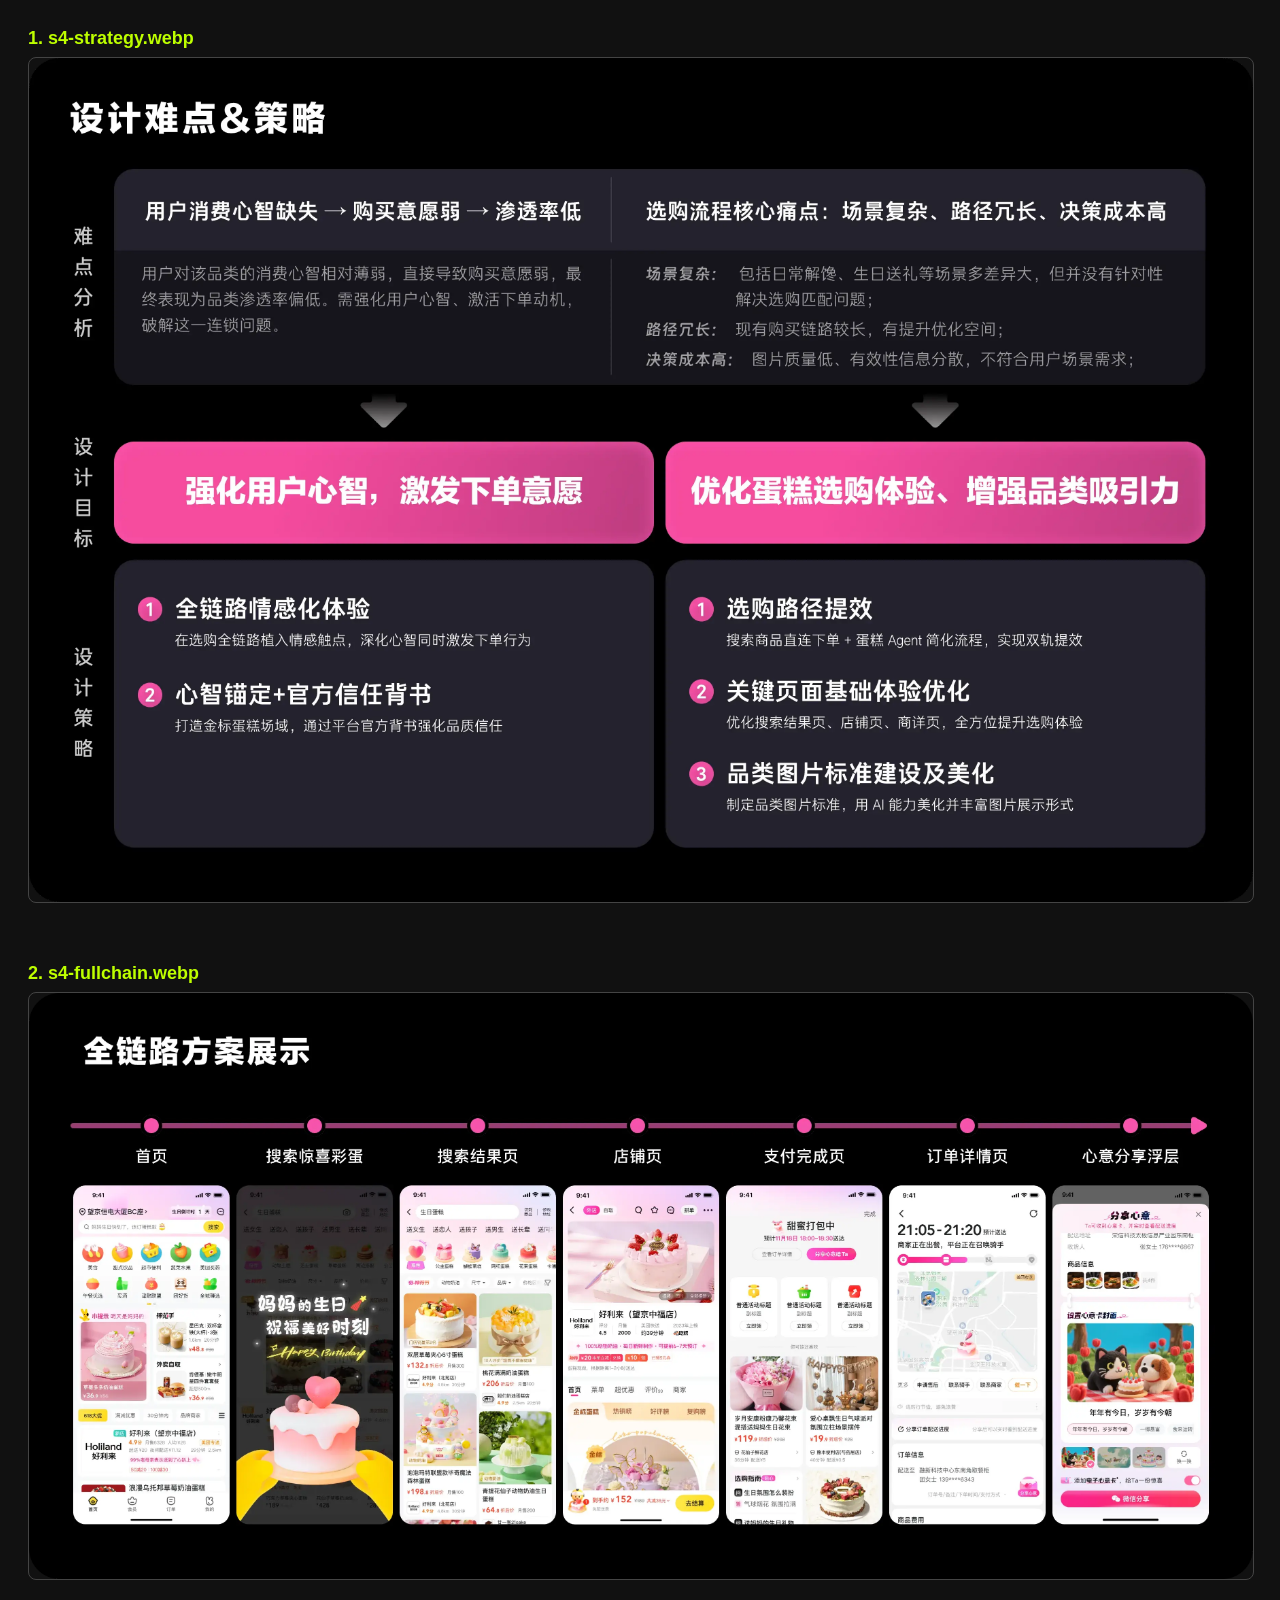
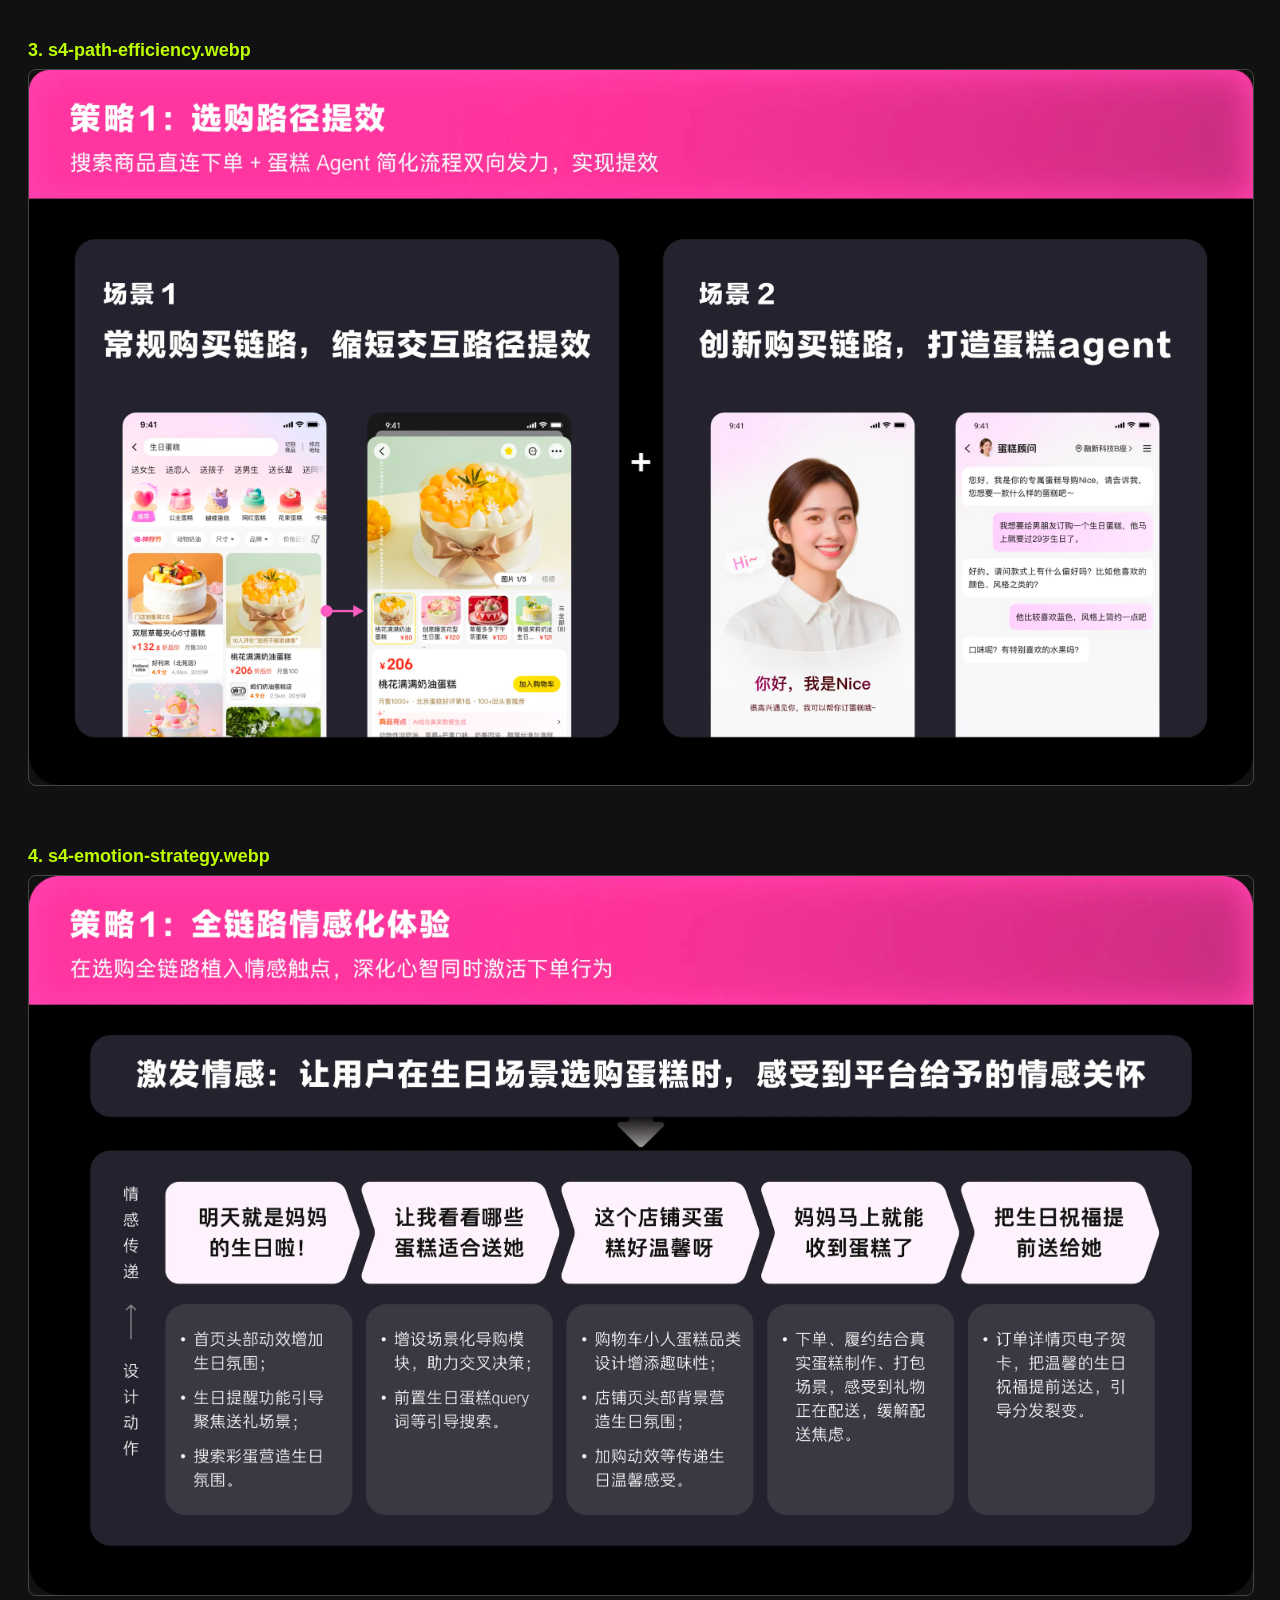
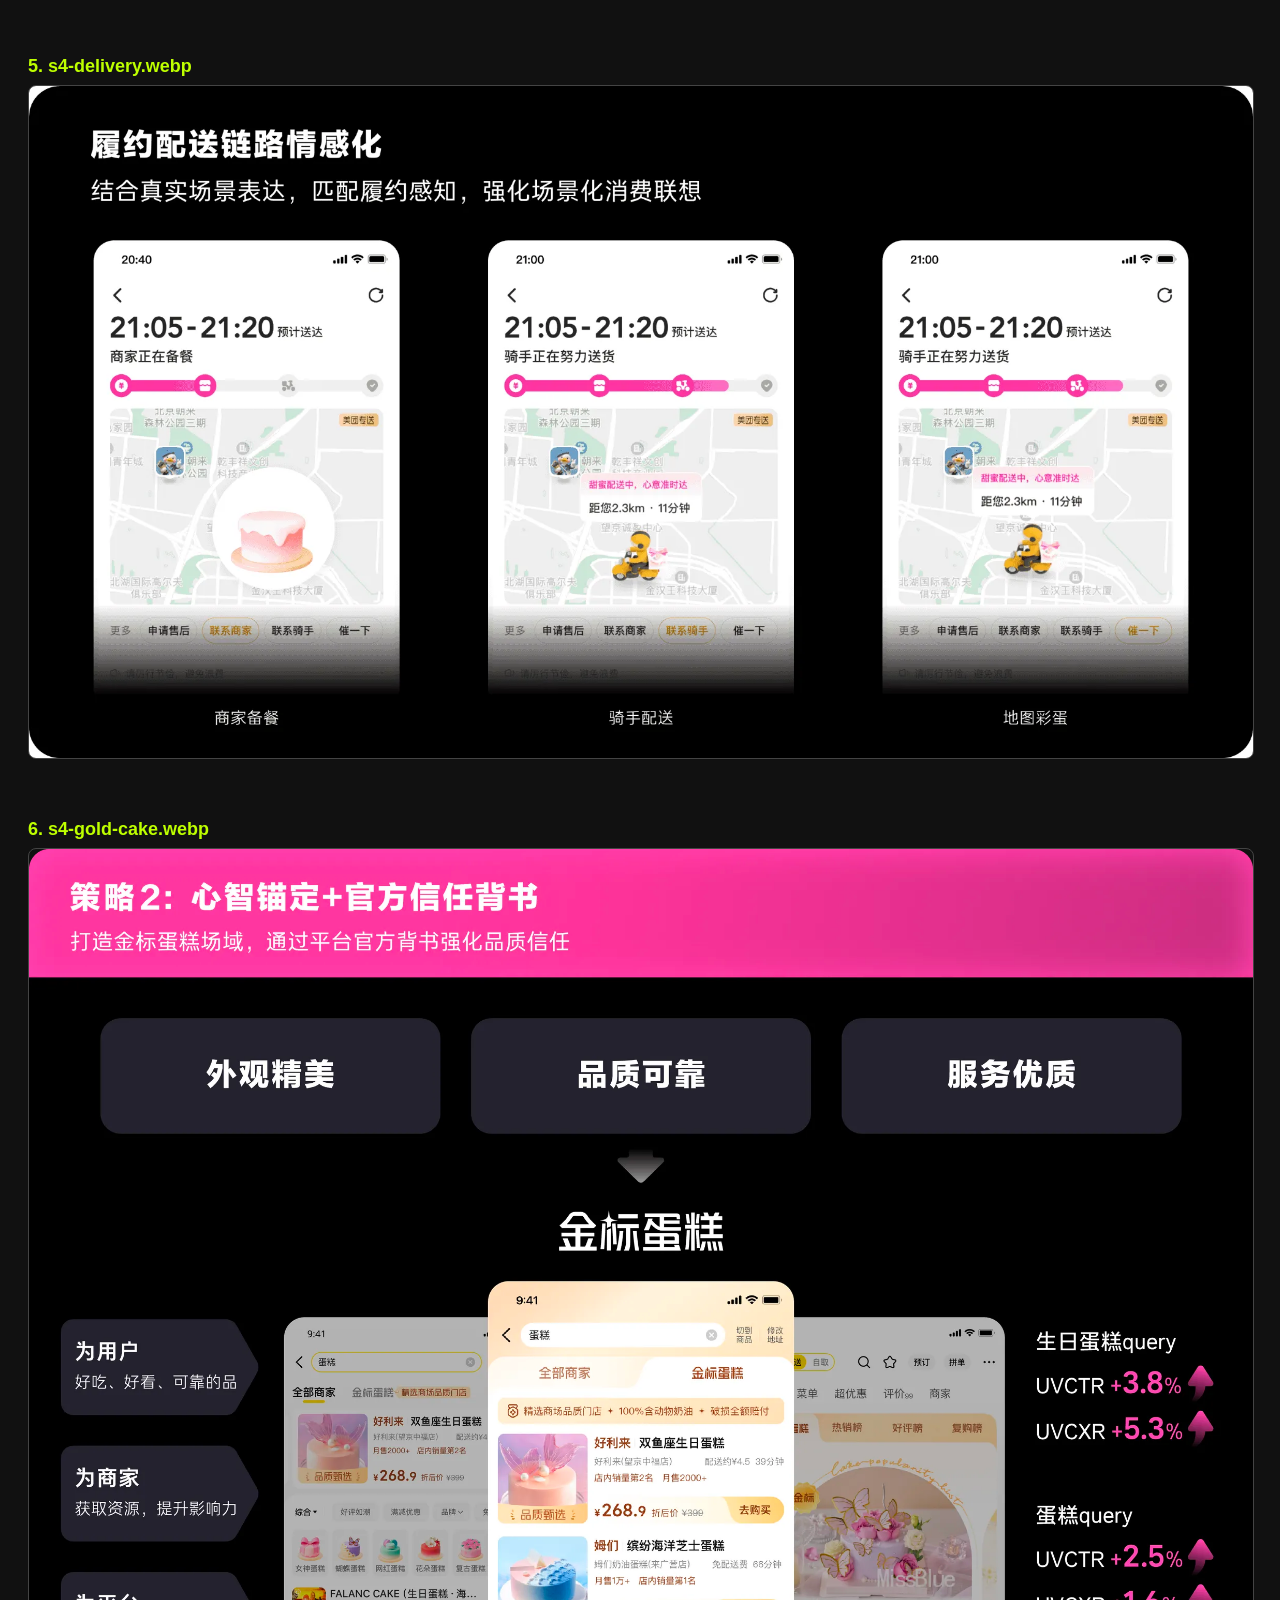
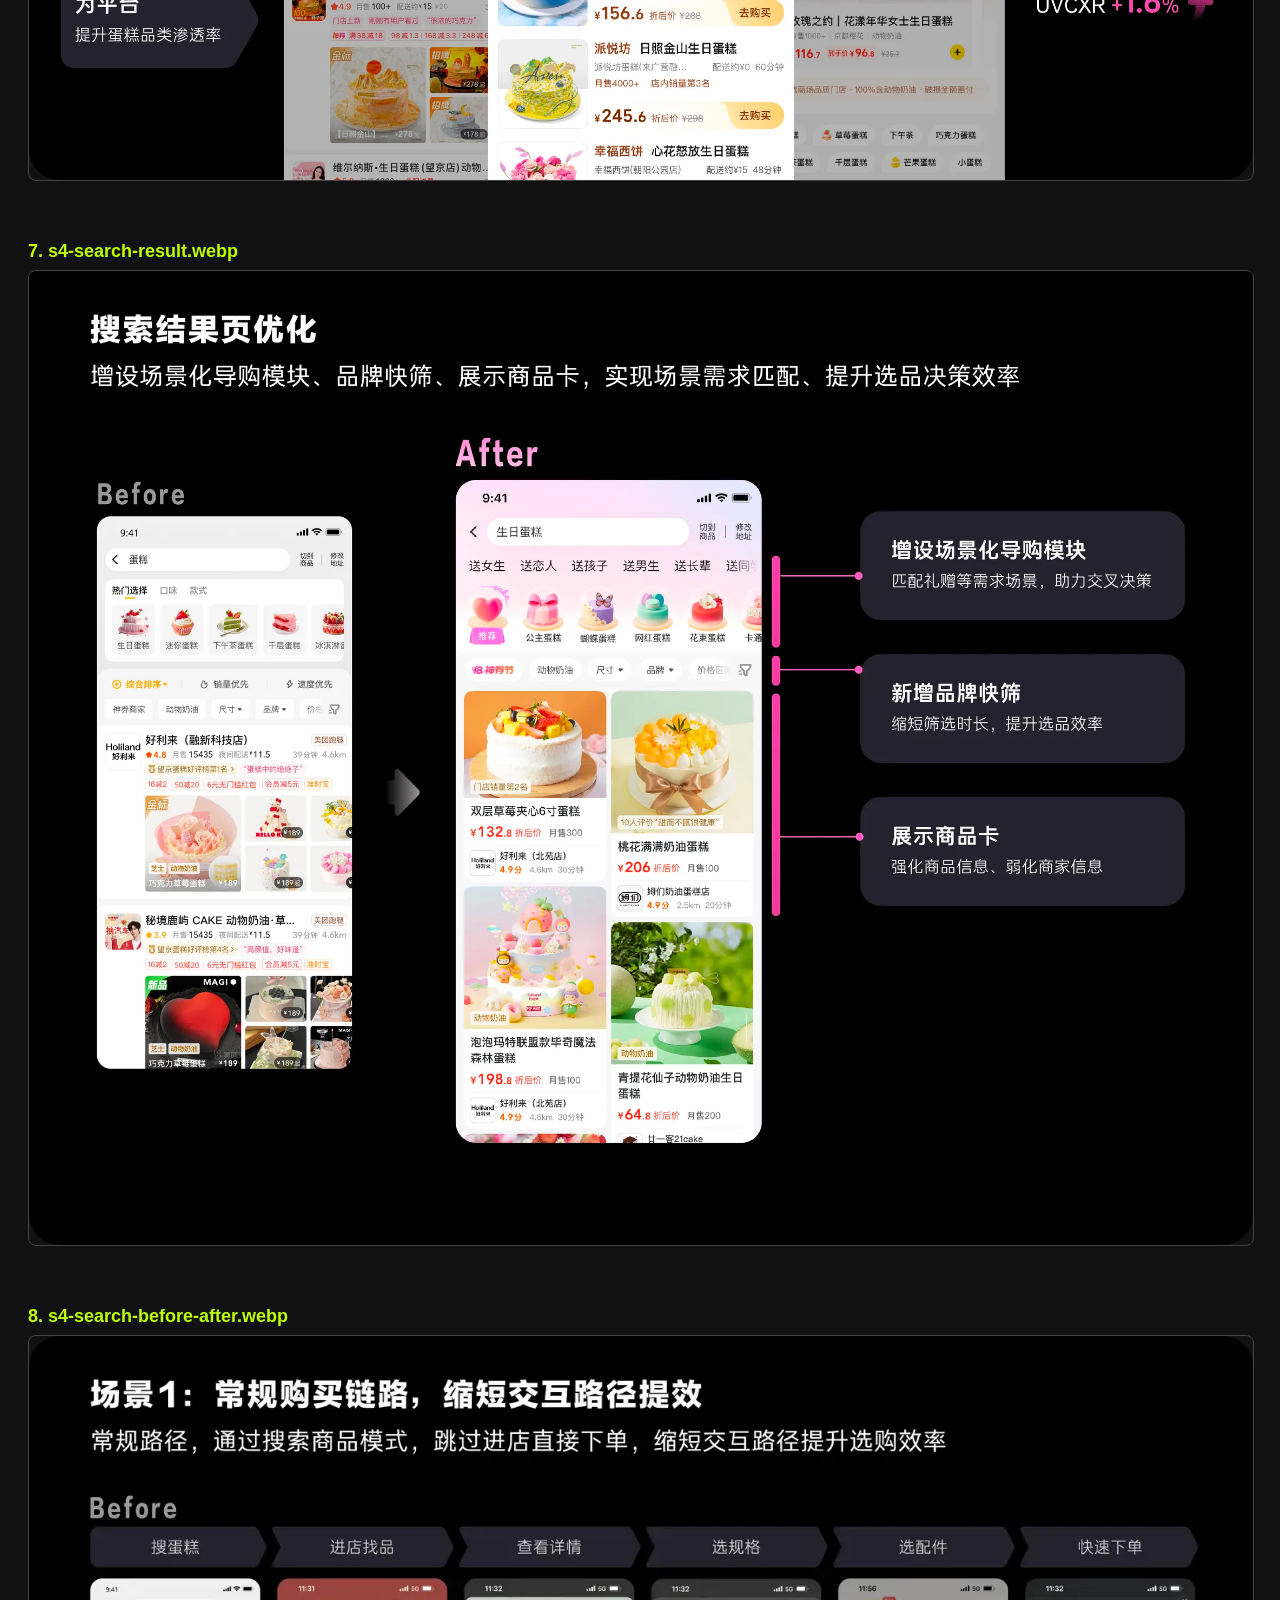
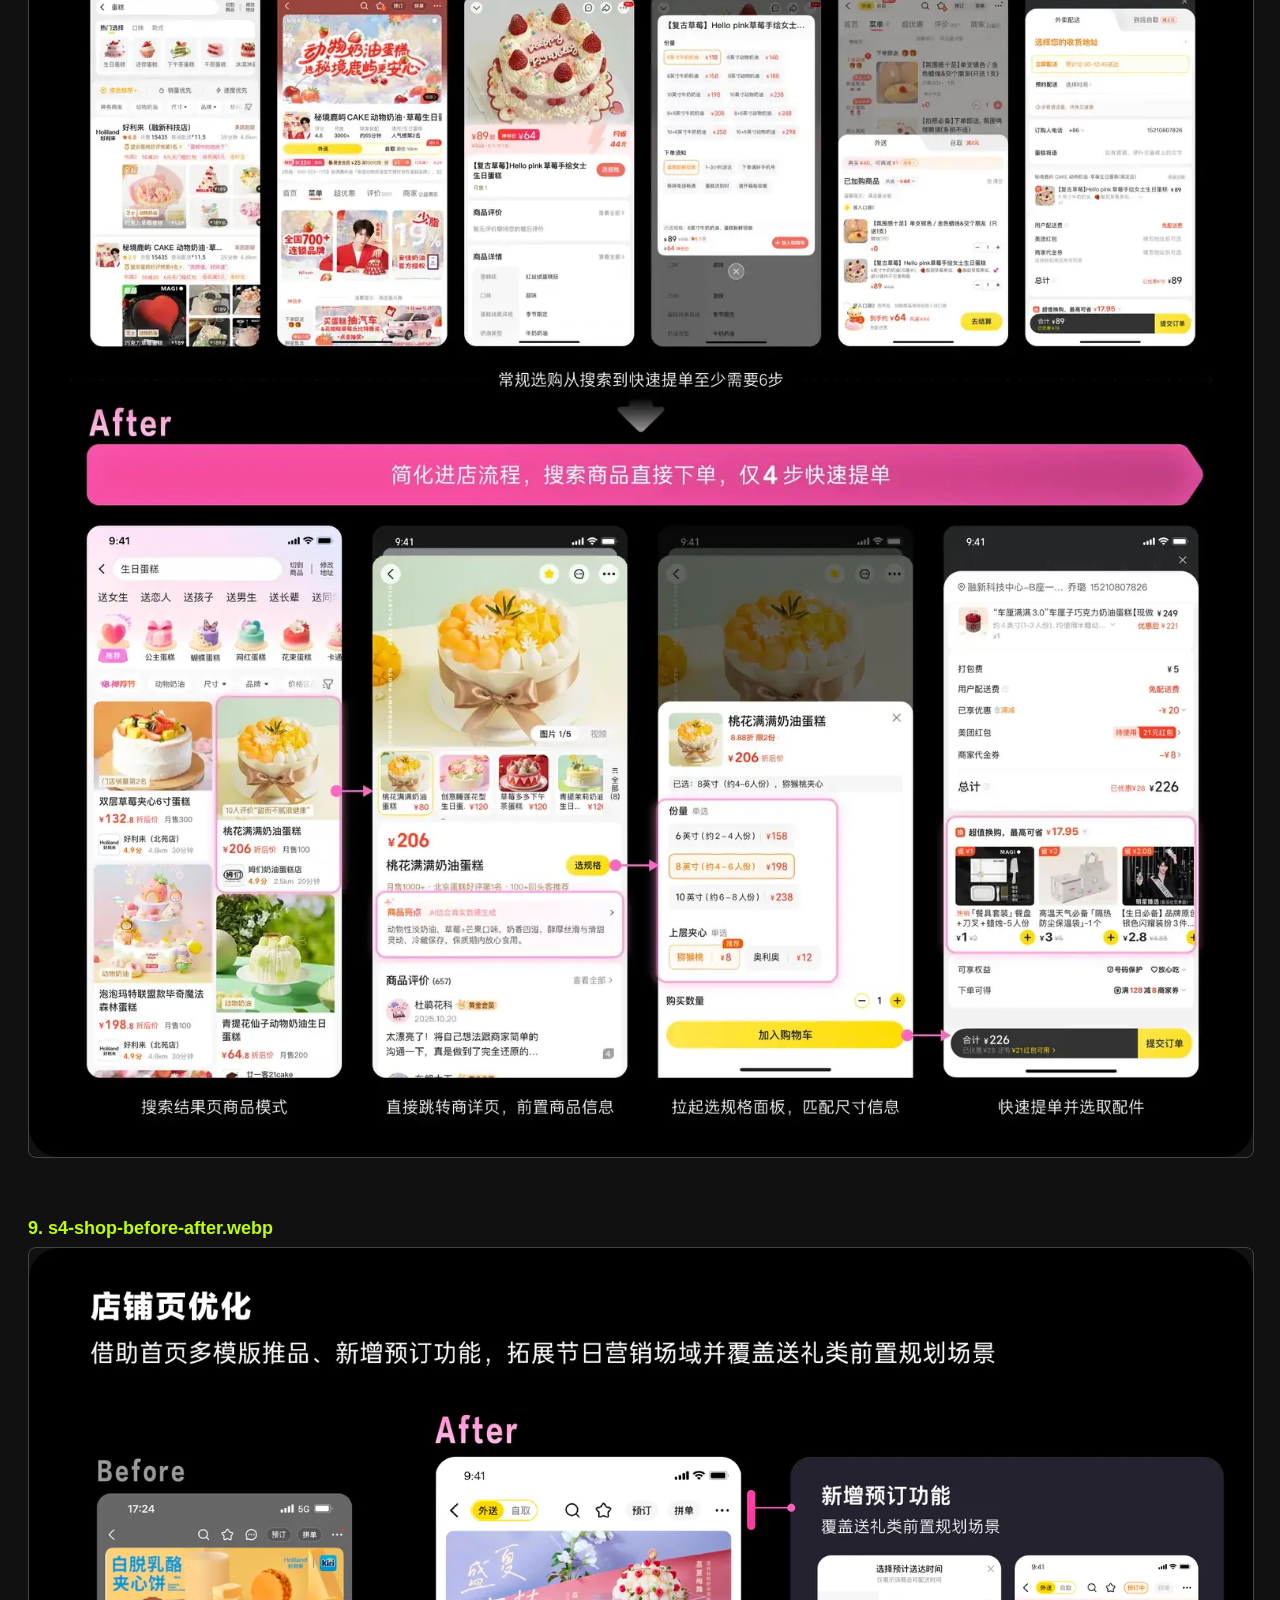
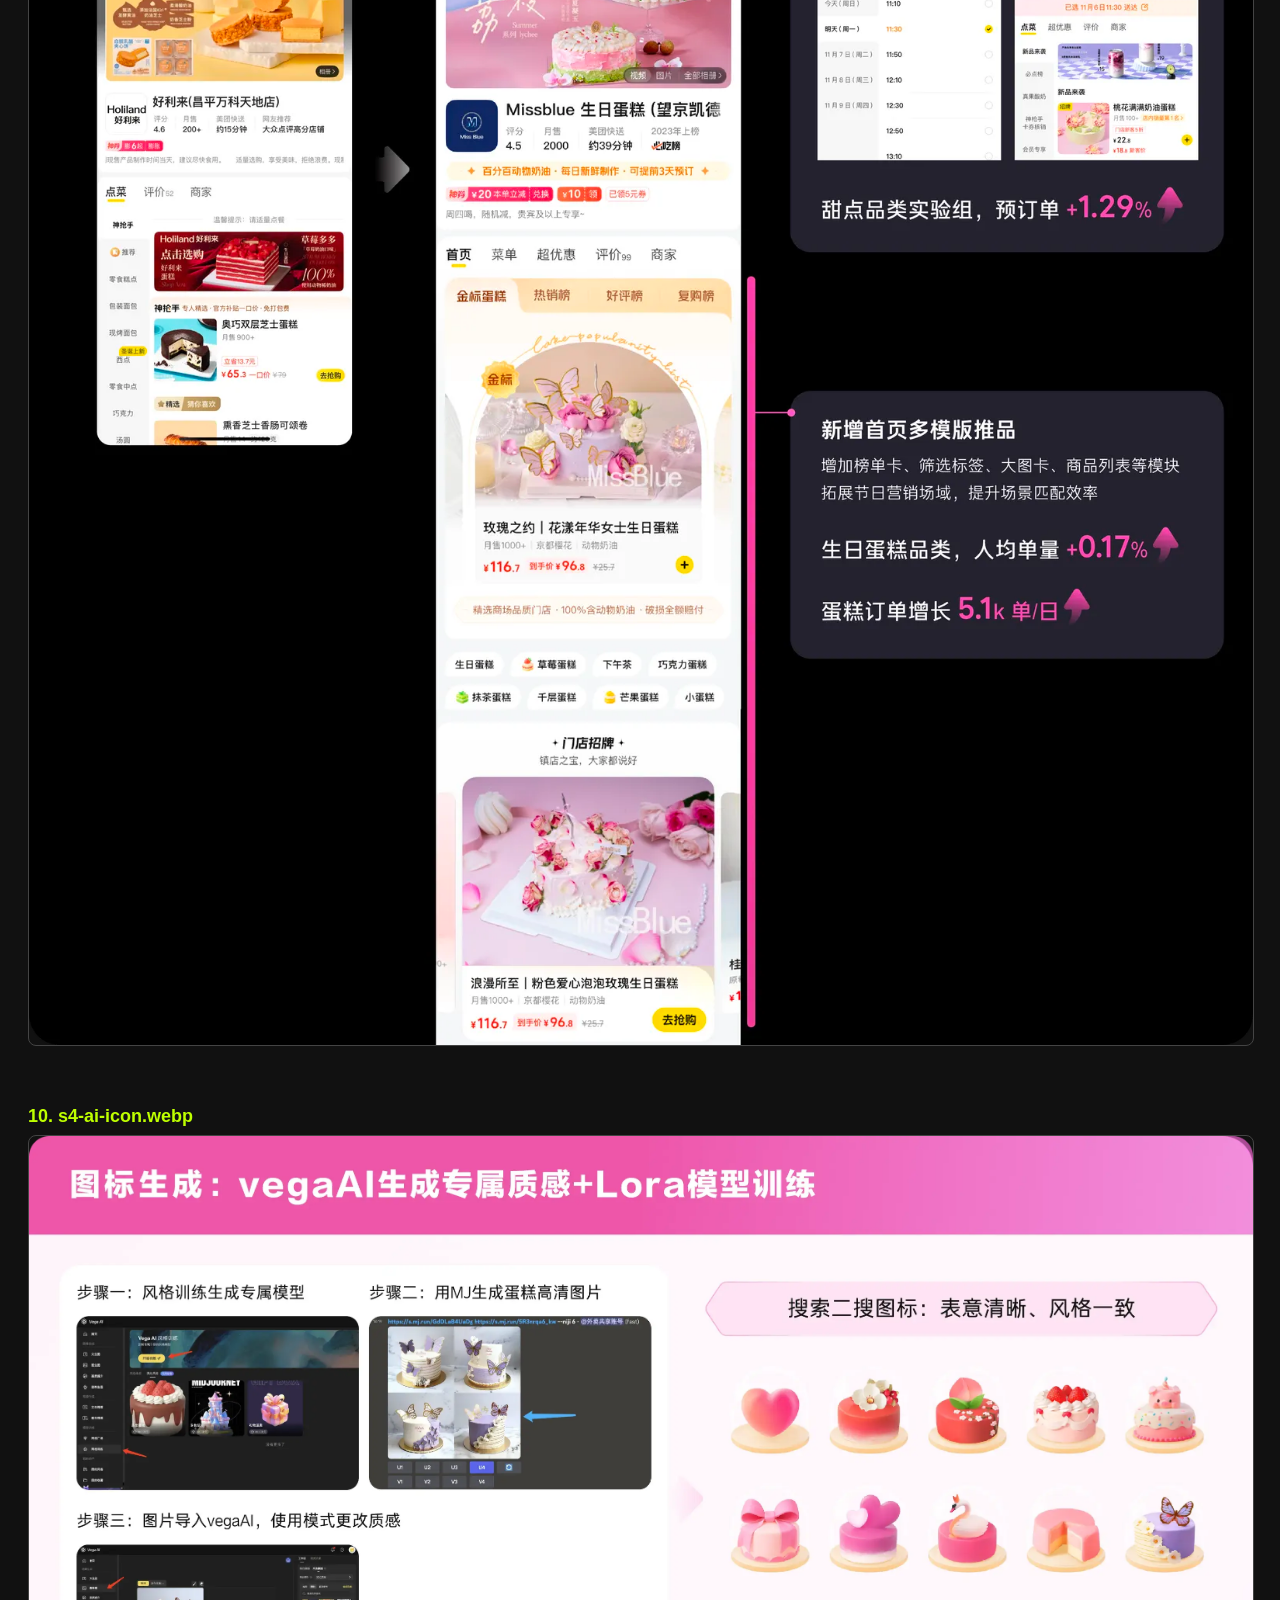
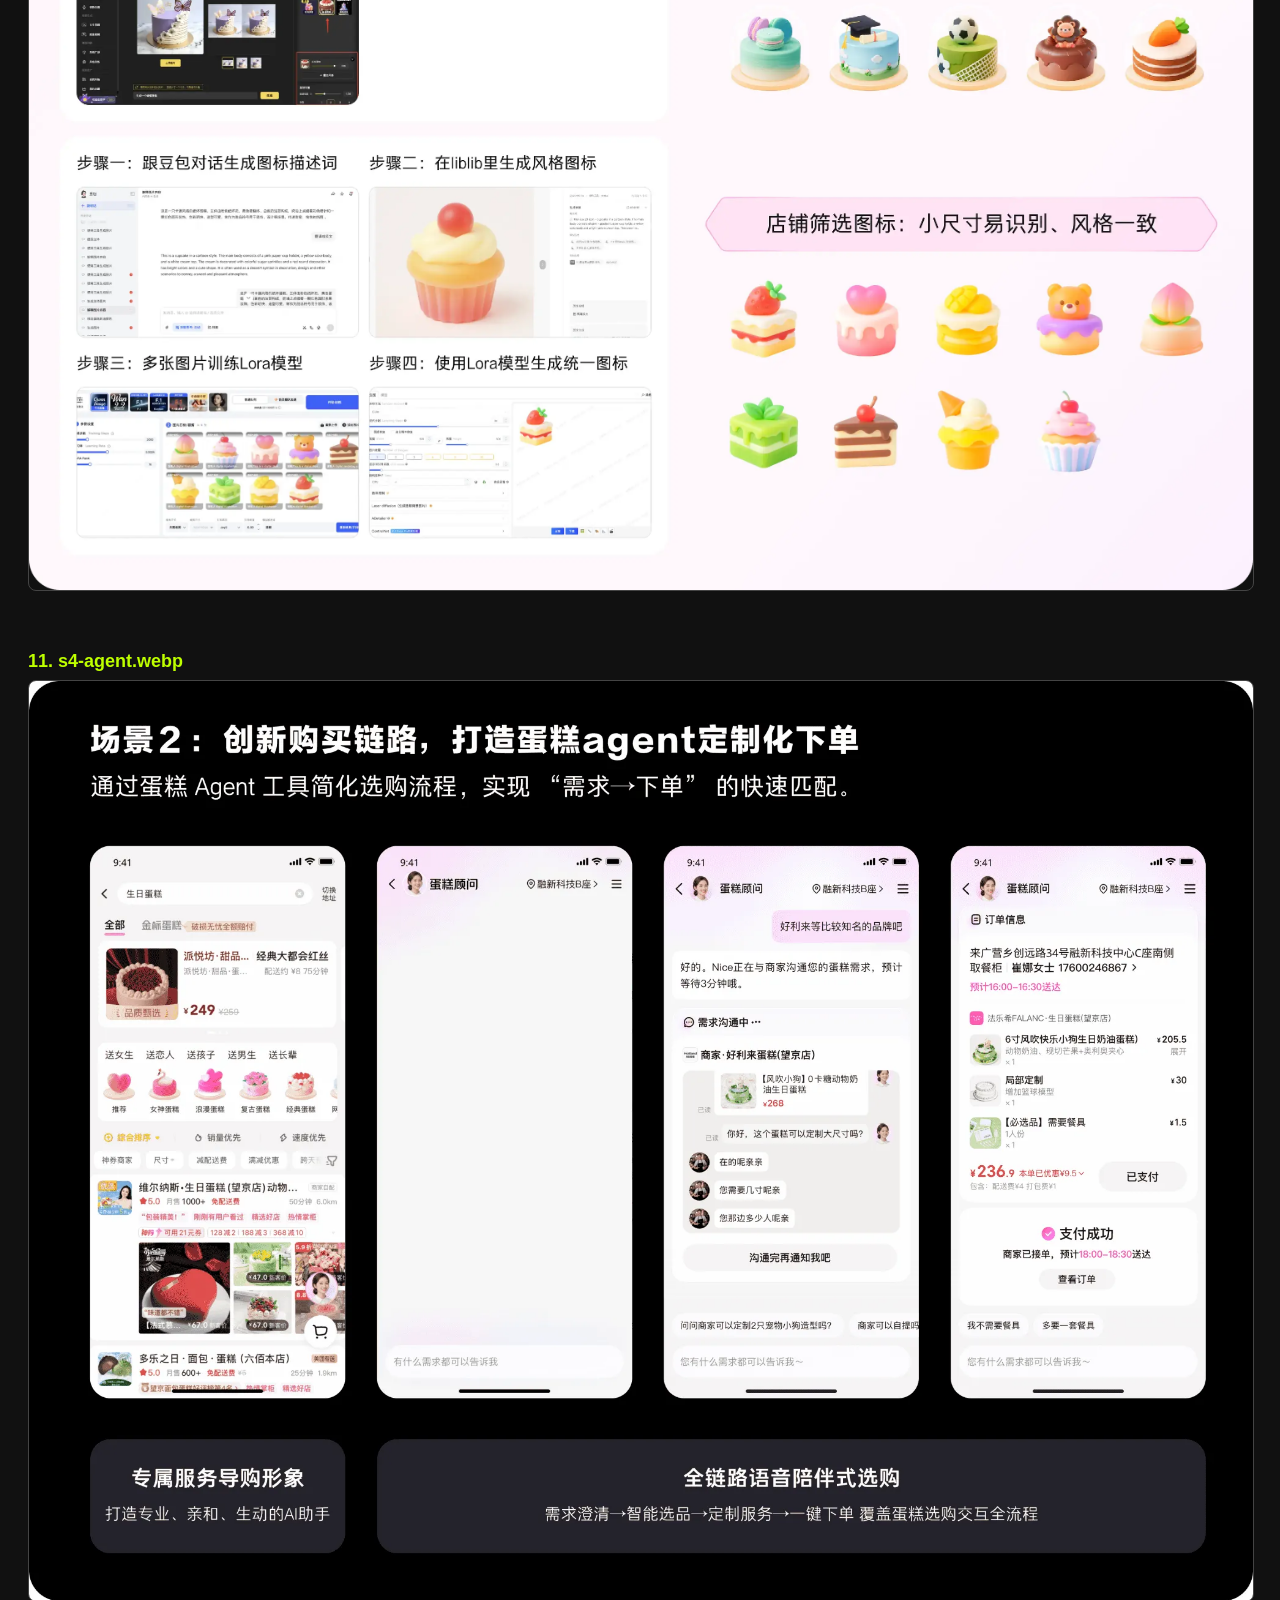
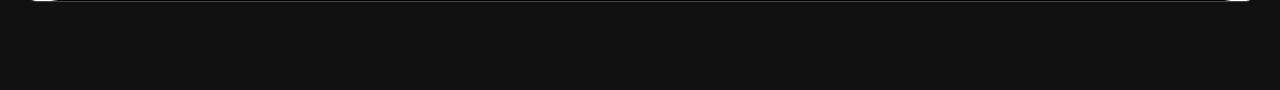
<file: _img-review.html>
<!DOCTYPE html>
<html>
<head>
<meta charset="UTF-8">
<style>
body { font-family: sans-serif; background: #111; color: #fff; padding: 20px; }
.item { margin-bottom: 60px; }
.label { font-size: 18px; font-weight: bold; color: #beff00; margin-bottom: 8px; }
img { max-width: 100%; border: 1px solid #444; border-radius: 8px; display: block; }
</style>
</head>
<body>
<div class="item"><div class="label">1. s4-strategy.webp</div><img loading="lazy" src="s4-strategy.webp"></div>
<div class="item"><div class="label">2. s4-fullchain.webp</div><img loading="lazy" src="s4-fullchain.webp"></div>
<div class="item"><div class="label">3. s4-path-efficiency.webp</div><img loading="lazy" src="s4-path-efficiency.webp"></div>
<div class="item"><div class="label">4. s4-emotion-strategy.webp</div><img loading="lazy" src="s4-emotion-strategy.webp"></div>
<div class="item"><div class="label">5. s4-delivery.webp</div><img loading="lazy" src="s4-delivery.webp"></div>
<div class="item"><div class="label">6. s4-gold-cake.webp</div><img loading="lazy" src="s4-gold-cake.webp"></div>
<div class="item"><div class="label">7. s4-search-result.webp</div><img loading="lazy" src="s4-search-result.webp"></div>
<div class="item"><div class="label">8. s4-search-before-after.webp</div><img loading="lazy" src="s4-search-before-after.webp"></div>
<div class="item"><div class="label">9. s4-shop-before-after.webp</div><img loading="lazy" src="s4-shop-before-after.webp"></div>
<div class="item"><div class="label">10. s4-ai-icon.webp</div><img loading="lazy" src="s4-ai-icon.webp"></div>
<div class="item"><div class="label">11. s4-agent.webp</div><img loading="lazy" src="s4-agent.webp"></div>
</body>
</html>
</file>
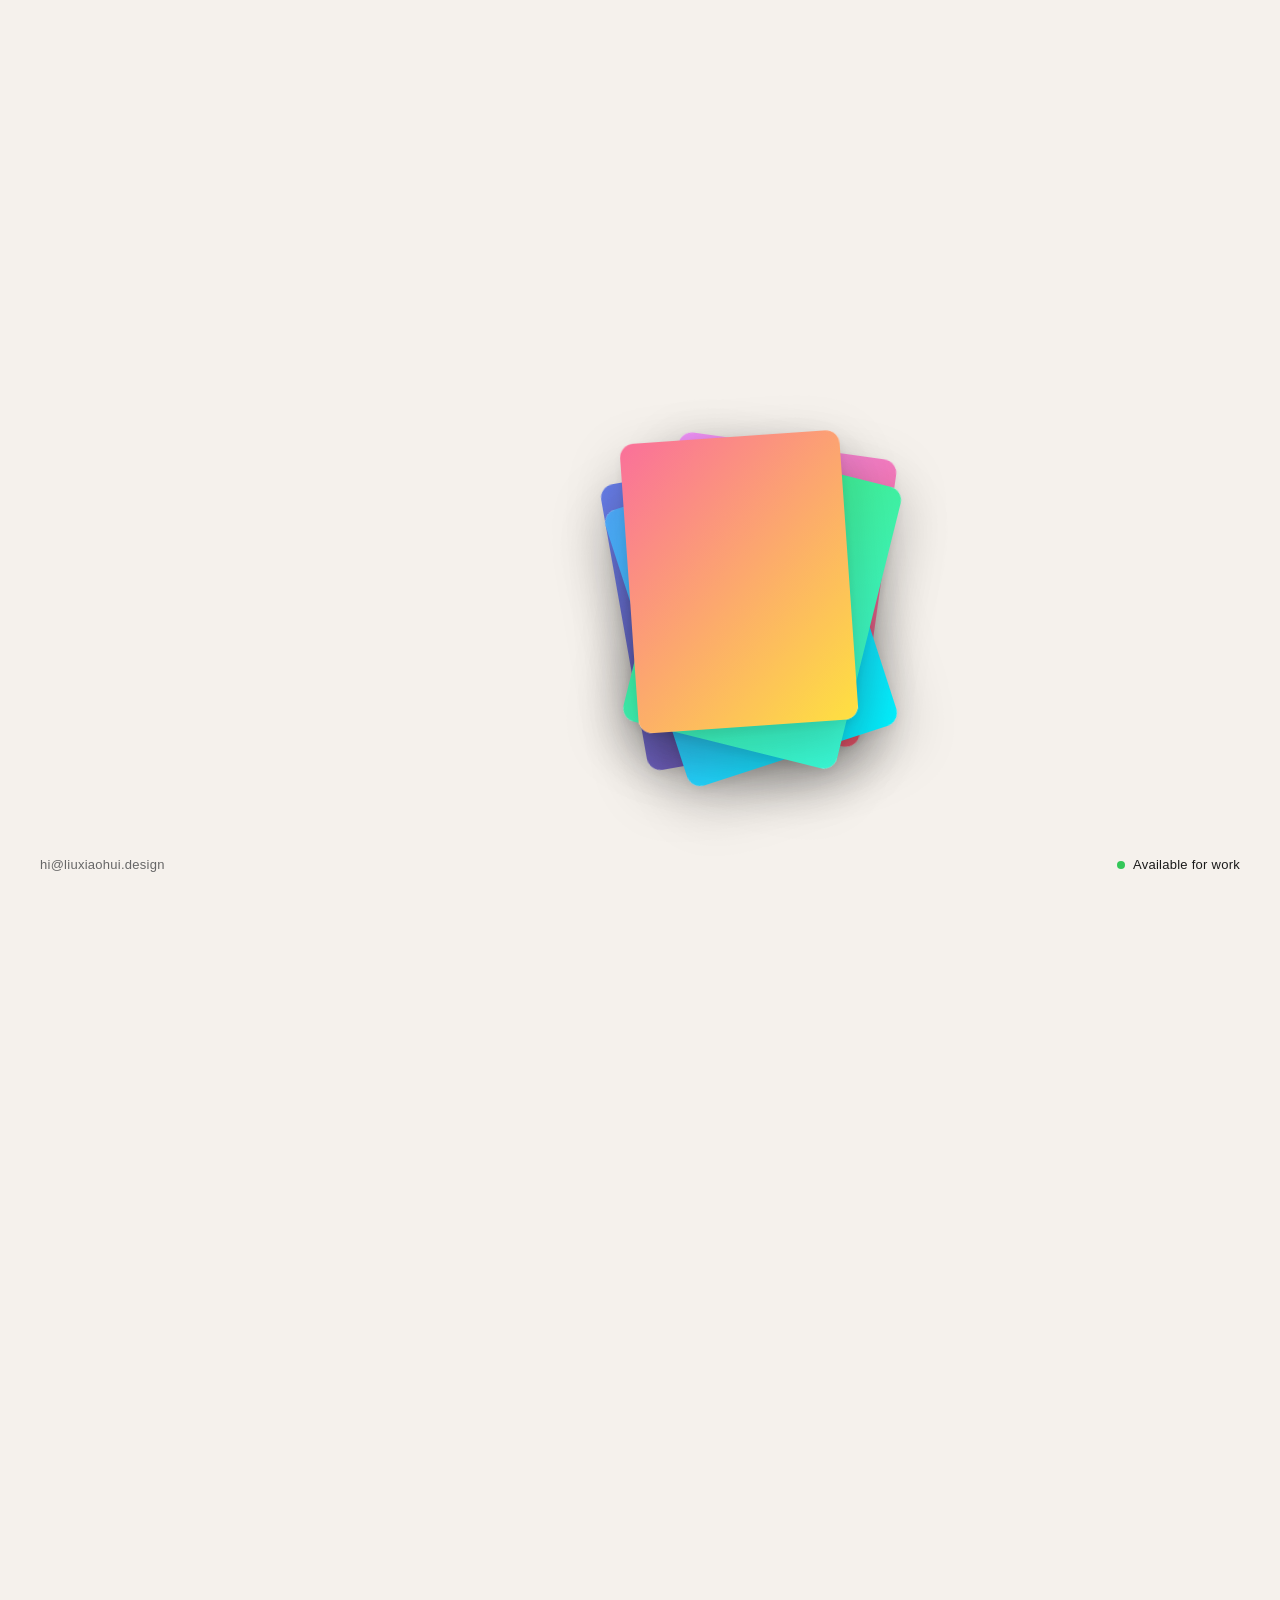
<file: hero-v2.html>
<!DOCTYPE html>
<html lang="en">
<head>
<meta charset="UTF-8">
<meta name="viewport" content="width=device-width, initial-scale=1.0">
<title>Liu Xiaohui · Portfolio</title>
<style>
/* ── Reset & Tokens ── */
*,*::before,*::after{box-sizing:border-box;margin:0;padding:0;}
:root{
  --bg:#f5f1ec;
  --text:#1a1a1a;
  --text2:#666;
  --accent:#ff5e3a;
  --white:#fff;
  --dot:#34c759;
}

html{scroll-behavior:smooth;}
body{
  font-family:'Helvetica Neue',Helvetica,'PingFang SC',Arial,sans-serif;
  background:var(--bg);color:var(--text);
  -webkit-font-smoothing:antialiased;
  overflow-x:hidden;
}
a{color:inherit;text-decoration:none;}

/* ── Hero Container ── */
.hero{
  position:sticky;top:0;
  height:100vh;width:100%;
  display:flex;align-items:center;justify-content:center;
  overflow:hidden;
  z-index:1;
}

/* ── Text Layer (initially behind images, fade+scale in on scroll) ── */
.hero-text-layer{
  position:absolute;inset:0;
  display:flex;flex-direction:column;
  align-items:center;justify-content:center;
  z-index:2;
  opacity:0;
  transform:scale(.5);
  transition:opacity .6s cubic-bezier(.22,1,.36,1),transform .6s cubic-bezier(.22,1,.36,1);
  pointer-events:none;
}
.hero-text-layer.visible{
  opacity:1;transform:scale(1);
  pointer-events:auto;
}

.hero-title{
  font-size:clamp(42px,6vw,80px);
  font-weight:800;letter-spacing:-.04em;
  line-height:1.05;text-align:center;
}
.hero-title span{display:block;}

.hero-desc{
  font-size:18px;color:var(--text2);
  margin-top:20px;text-align:center;
  max-width:460px;line-height:1.6;
}

.hero-cta{
  display:inline-flex;align-items:center;gap:8px;
  margin-top:36px;
  padding:14px 32px;
  background:var(--text);color:var(--white);
  border:none;border-radius:999px;
  font-size:14px;font-weight:600;letter-spacing:.02em;
  transition:background .2s,transform .2s;
}
.hero-cta:hover{
  background:var(--accent);
  transform:scale(1.04);
}

/* ── Image Stack ── */
.hero-image-stack{
  position:absolute;top:50%;left:50%;
  transform:translate(-50%,-50%);
  z-index:3;
  width:0;height:0;
}
.hero-card{
  position:absolute;
  width:220px;
  border-radius:14px;
  overflow:hidden;
  box-shadow:0 20px 60px rgba(0,0,0,.18),0 4px 12px rgba(0,0,0,.06);
  background:var(--white);
  transition:transform .45s cubic-bezier(.22,1,.36,1),box-shadow .45s cubic-bezier(.22,1,.36,1);
  will-change:transform;
}
.hero-card img,.hero-card .card-placeholder{
  display:block;width:220px;height:290px;
  pointer-events:none;user-select:none;
}

/* 5 cards: each preset with rotation + slight offset */
.card-1{transform:rotate(-10deg) translate(-20px,12px);z-index:1;}
.card-2{transform:rotate(8deg) translate(18px,-8px);z-index:2;}
.card-3{transform:rotate(-18deg) translate(-6px,22px);z-index:3;}
.card-4{transform:rotate(14deg) translate(14px,6px);z-index:4;}
.card-5{transform:rotate(-4deg) translate(-10px,-14px);z-index:5;}

/* Scattered state: each flies to a different direction + shrinks */
.hero-card.scattered .card-1{transform:rotate(-12deg) translate(-280px,-220px) scale(.8);}
.hero-card.scattered .card-2{transform:rotate(6deg) translate(260px,-190px) scale(.8);}
.hero-card.scattered .card-3{transform:rotate(-20deg) translate(-240px,180px) scale(.8);}
.hero-card.scattered .card-4{transform:rotate(16deg) translate(250px,200px) scale(.8);}
.hero-card.scattered .card-5{transform:rotate(-6deg) translate(0px,280px) scale(.8);}

/* ── Hover: spring scale + lift ── */
.hero-card{
  transition:transform .45s cubic-bezier(.22,1,.36,1),box-shadow .45s;
}
.hero-card:hover{
  box-shadow:0 28px 72px rgba(0,0,0,.22),0 6px 16px rgba(0,0,0,.08);
}
.hero-card:not(.scattered):hover{
  /* Base hover: scale & lift relative to its current transform */
  /* Overridden by JS for spring effect */
}
/* JS adds .hovering class for spring animation */
.hero-card.hovering{
  animation:cardSpringIn .4s cubic-bezier(.22,1,.36,1) forwards;
}
@keyframes cardSpringIn{
  0%{transform:inherit;;}
  50%{transform:inherit;;}
  100%{transform:inherit;;}
}

/* We'll use a custom property approach in JS */

/* ── Bottom Bar ── */
.hero-bottom-bar{
  position:absolute;bottom:0;left:0;right:0;
  z-index:10;
  display:flex;align-items:center;justify-content:space-between;
  padding:28px 40px;
  font-size:13px;color:var(--text2);
}
.hero-bottom-bar .email{
  font-weight:500;letter-spacing:.02em;
}
.hero-bottom-bar .status{
  display:flex;align-items:center;gap:8px;
}
.hero-status-dot{
  width:8px;height:8px;border-radius:50%;
  background:var(--dot);
  animation:dotPulse 2.2s ease-in-out infinite;
}
@keyframes dotPulse{0%,100%{opacity:1;}50%{opacity:.35;}}
.hero-status-text{
  font-weight:500;letter-spacing:.02em;
  color:var(--text);
}

/* ── Spacer to allow scrolling ── */
.scroll-spacer{
  height:300vh;
}

/* ── Responsive ── */
@media(max-width:768px){
  .hero-card{width:160px;}
  .hero-bottom-bar{padding:20px 24px;font-size:12px;}
  .hero-title{font-size:clamp(32px,8vw,48px);}
}
</style>
</head>
<body>

<!-- Hero -->
<section class="hero" id="hero">

  <!-- Text layer -->
  <div class="hero-text-layer" id="hero-text-layer">
    <h1 class="hero-title">
      <span>Liu Xiaohui</span>
    </h1>
    <p class="hero-desc">
      Product designer crafting meaningful digital experiences
      through research, strategy, and pixel-perfect execution.
    </p>
    <a href="#works" class="hero-cta">See my work ↓</a>
  </div>

  <!-- Image stack -->
  <div class="hero-image-stack" id="hero-image-stack">
    <div class="hero-card card-1" data-index="0">
      <div class="card-placeholder" style="background:linear-gradient(135deg,#667eea,#764ba2)"></div>
    </div>
    <div class="hero-card card-2" data-index="1">
      <div class="card-placeholder" style="background:linear-gradient(135deg,#f093fb,#f5576c)"></div>
    </div>
    <div class="hero-card card-3" data-index="2">
      <div class="card-placeholder" style="background:linear-gradient(135deg,#4facfe,#00f2fe)"></div>
    </div>
    <div class="hero-card card-4" data-index="3">
      <div class="card-placeholder" style="background:linear-gradient(135deg,#43e97b,#38f9d7)"></div>
    </div>
    <div class="hero-card card-5" data-index="4">
      <div class="card-placeholder" style="background:linear-gradient(135deg,#fa709a,#fee140)"></div>
    </div>
  </div>

  <!-- Bottom bar -->
  <div class="hero-bottom-bar">
    <span class="email">hi@liuxiaohui.design</span>
    <div class="status">
      <span class="hero-status-dot"></span>
      <span class="hero-status-text">Available for work</span>
    </div>
  </div>
</section>

<div class="scroll-spacer"></div>

<script>
/* ── Scroll-driven: scatter images + reveal text ── */
(function(){
  const hero        = document.getElementById('hero');
  const stack       = document.getElementById('hero-image-stack');
  const textLayer   = document.getElementById('hero-text-layer');
  const cards       = stack.querySelectorAll('.hero-card');

  let scattered = false;
  const SCROLL_THRESHOLD = 80; // px of scroll to complete transition

  function clamp(v,min,max){return Math.max(min,Math.min(max,v));}

  function onScroll(){
    const scrollY = window.scrollY;
    const t = clamp(scrollY / SCROLL_THRESHOLD, 0, 1);

    /* Image scatter */
    cards.forEach(card => {
      card.style.transform = getScatteredTransform(card, t);
      if(t > .01){
        card.classList.add('scattered');
      } else {
        card.classList.remove('scattered');
      }
    });

    /* Text reveal */
    if(t > .05){
      textLayer.classList.add('visible');
    } else {
      textLayer.classList.remove('visible');
    }
  }

  function getScatteredTransform(card, t){
    const idx = parseInt(card.dataset.index);
    const scatterData = [
      {angle:-12, tx:-280, ty:-220}, // card-1: top-left
      {angle:6,   tx:260,  ty:-190}, // card-2: top-right
      {angle:-20, tx:-240, ty:180},  // card-3: bottom-left
      {angle:16,  tx:250,  ty:200},  // card-4: bottom-right
      {angle:-6,  tx:0,    ty:280},  // card-5: downward
    ];
    const d = scatterData[idx] || {angle:0,tx:0,ty:0};
    const baseAngle = idx===0?-10: idx===1?8: idx===2?-18: idx===3?14: -4;
    const baseTX = idx===0?-20: idx===1?18: idx===2?-6: idx===3?14: -10;
    const baseTY = idx===0?12: idx===1?-8: idx===2?22: idx===3?6: -14;

    const angle  = baseAngle  + (d.angle - baseAngle) * t;
    const tx     = baseTX     + (d.tx    - baseTX)    * t;
    const ty     = baseTY     + (d.ty    - baseTY)    * t;
    const scale  = 1 - (0.2 * t); // 1 → 0.8

    return `rotate(${angle}deg) translate(${tx}px,${ty}px) scale(${scale})`;
  }

  /* ── Hover: spring-like scale & lift ── */
  cards.forEach(card => {
    const idx = parseInt(card.dataset.index);

    card.addEventListener('mouseenter', function(){
      if(window.scrollY > 1) return; // no hover effect after scattering
      card.style.transition = 'transform .35s cubic-bezier(.34,1.56,.64,1)';
      // Apply hover transform on top of base
      card.style.transform = card.style.transform.replace('scale(1)','scale(1.08)');
      // Regenerate with lift
      const baseData = [
        'rotate(-10deg) translate(-20px,12px) scale(1.08) translateY(-12px)',
        'rotate(8deg) translate(18px,-8px) scale(1.08) translateY(-12px)',
        'rotate(-18deg) translate(-6px,22px) scale(1.08) translateY(-12px)',
        'rotate(14deg) translate(14px,6px) scale(1.08) translateY(-12px)',
        'rotate(-4deg) translate(-10px,-14px) scale(1.08) translateY(-12px)',
      ];
      card.style.transform = baseData[idx];
    });

    card.addEventListener('mouseleave', function(){
      card.style.transition = 'transform .45s cubic-bezier(.22,1,.36,1)';
      // Reset to base
      const baseData = [
        'rotate(-10deg) translate(-20px,12px)',
        'rotate(8deg) translate(18px,-8px)',
        'rotate(-18deg) translate(-6px,22px)',
        'rotate(14deg) translate(14px,6px)',
        'rotate(-4deg) translate(-10px,-14px)',
      ];
      card.style.transform = baseData[idx];
    });
  });

  window.addEventListener('scroll', onScroll, {passive:true});
  onScroll(); // init
})();
</script>

</body>
</html>
</file>
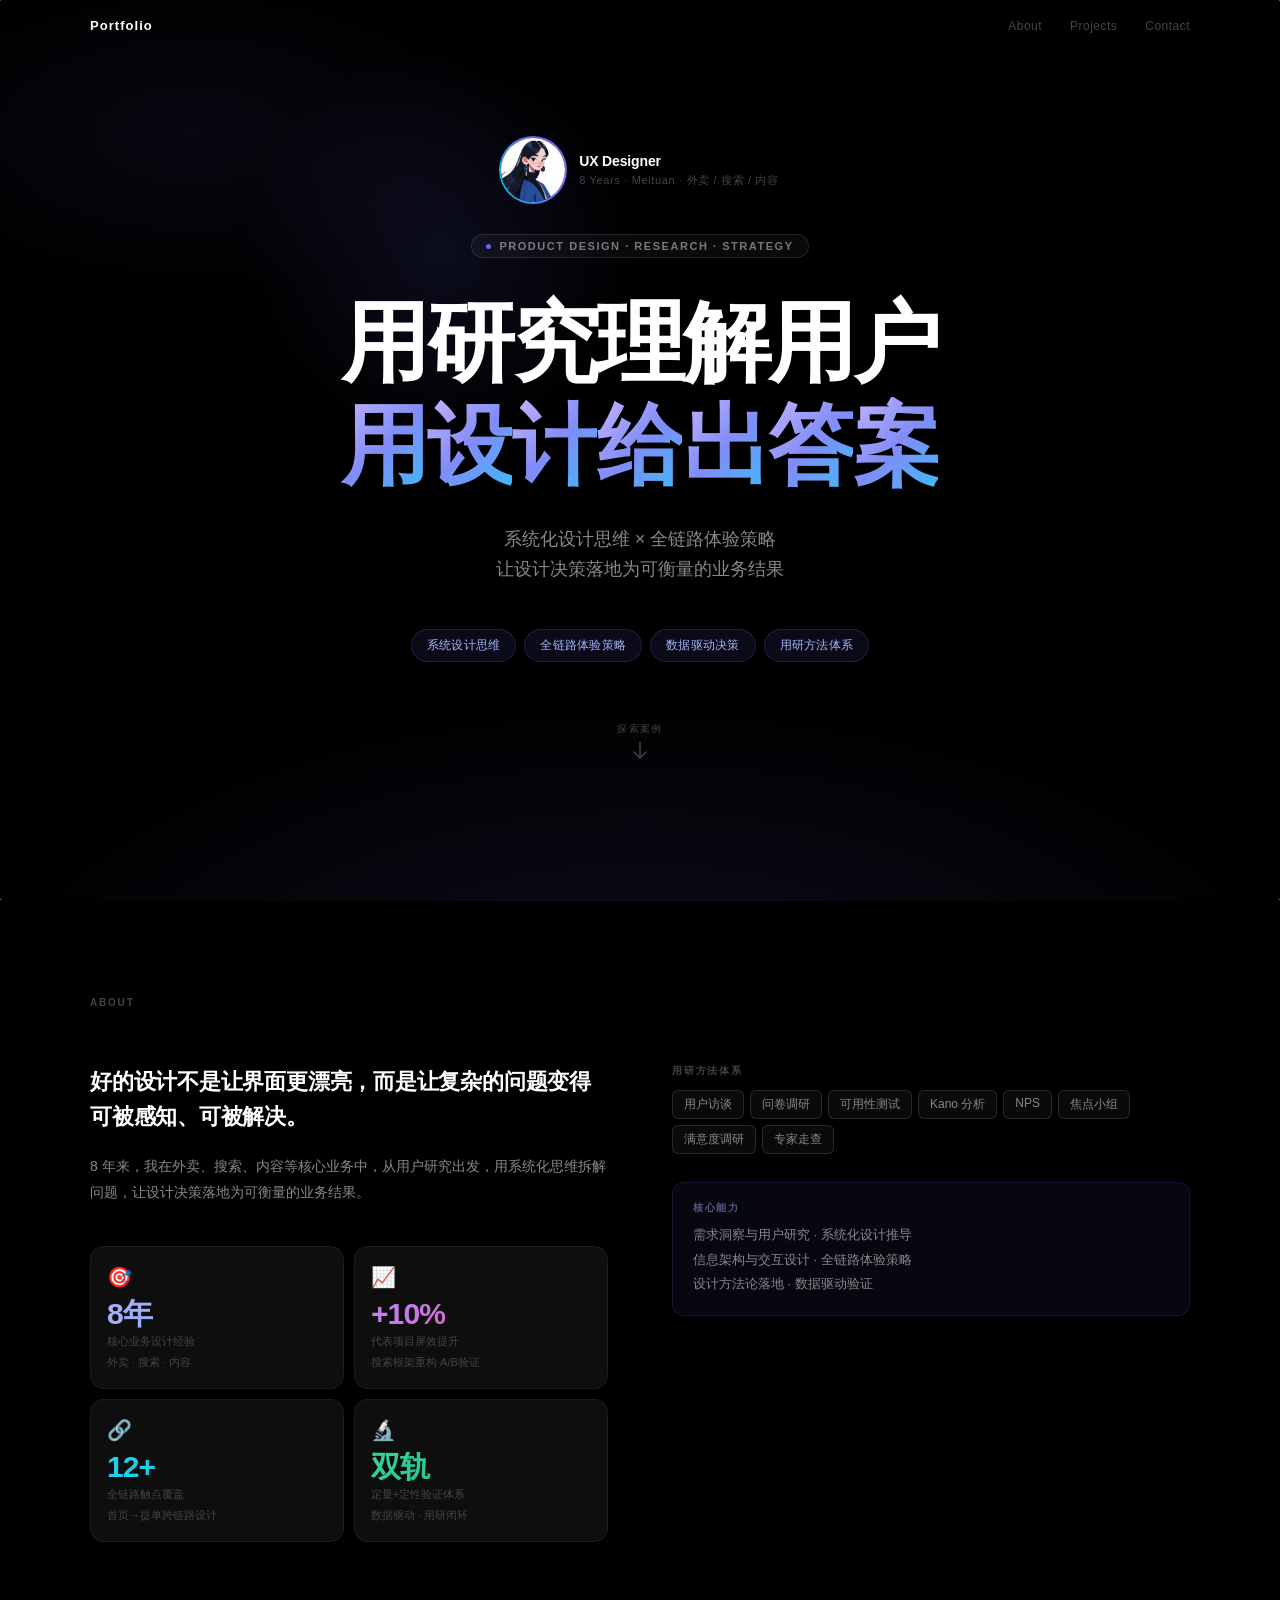
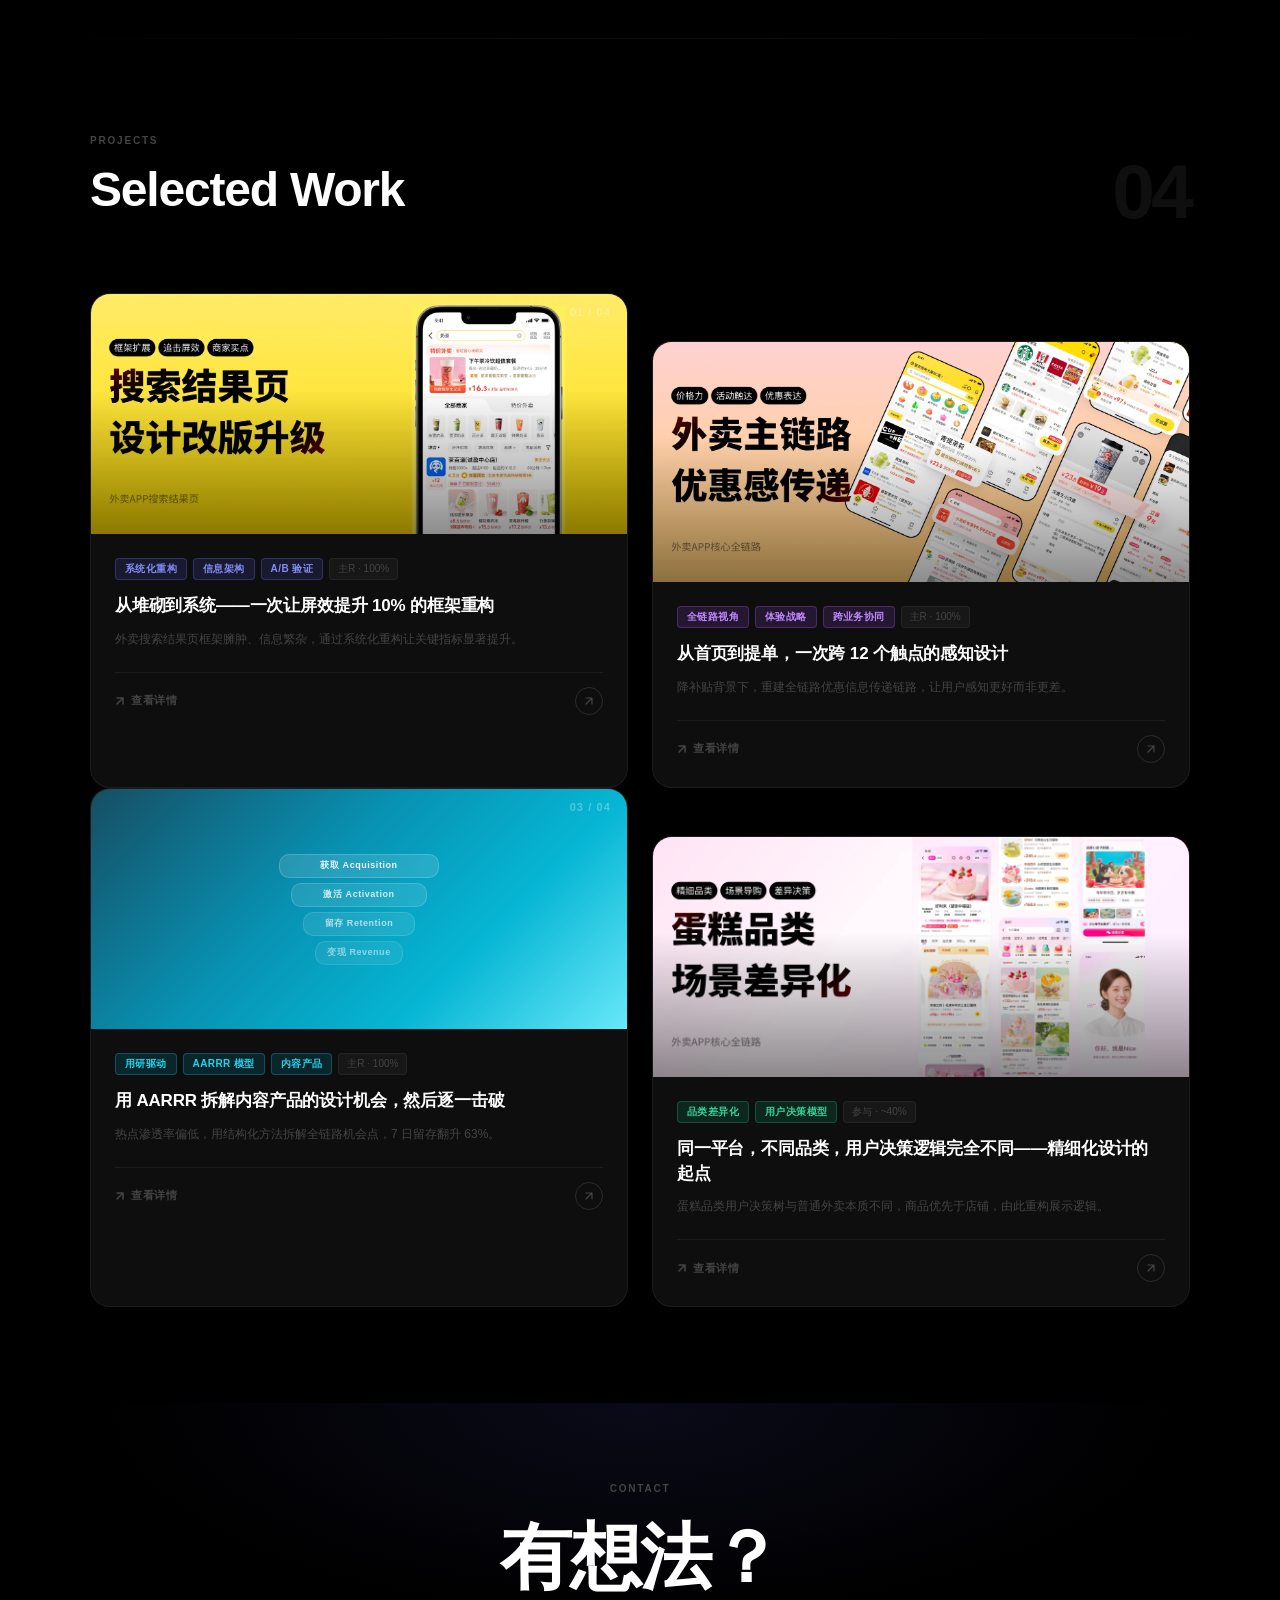
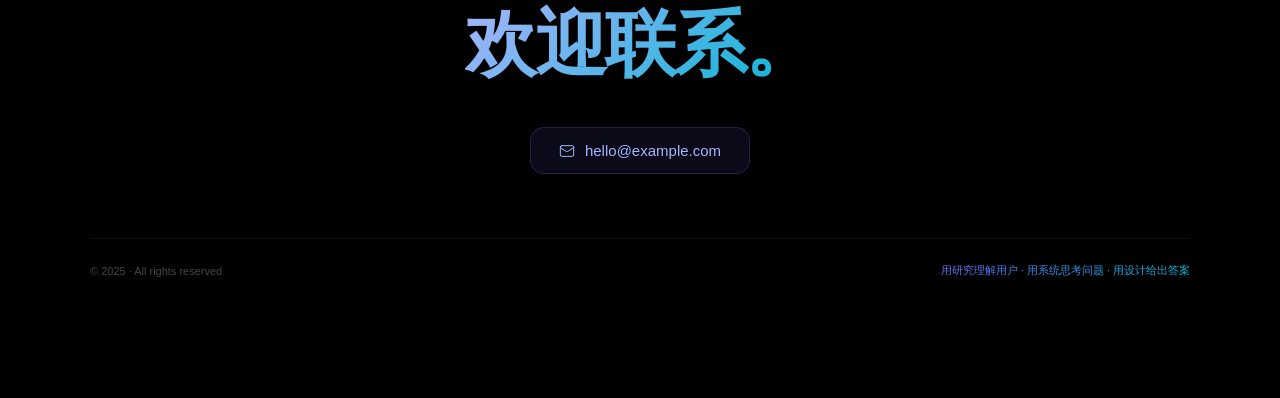
<file: index-v1.html>
<!DOCTYPE html>
<html lang="zh">
<head>
<meta charset="UTF-8">
<meta name="viewport" content="width=device-width, initial-scale=1.0">
<title>UX Designer · Portfolio</title>
<style>
*,*::before,*::after{box-sizing:border-box;margin:0;padding:0;}
:root{
  --black:#000;
  --bg:#080808;
  --bg2:#0e0e0e;
  --border:rgba(255,255,255,0.06);
  --border2:rgba(255,255,255,0.12);
  --text:#f0f0f0;
  --text2:#888;
  --text3:#444;
  --p1:#6366f1;--p1b:#818cf8;
  --p2:#a855f7;--p2b:#c084fc;
  --p3:#06b6d4;--p3b:#22d3ee;
  --p4:#10b981;--p4b:#34d399;
}
html{scroll-behavior:smooth;}
body{background:var(--black);color:var(--text);font-family:-apple-system,'PingFang SC','Noto Sans SC',sans-serif;-webkit-font-smoothing:antialiased;overflow-x:hidden;}
::selection{background:rgba(99,102,241,.4);color:#fff;}
::-webkit-scrollbar{width:2px;}
::-webkit-scrollbar-track{background:transparent;}
::-webkit-scrollbar-thumb{background:#333;border-radius:1px;}
a{text-decoration:none;color:inherit;}

/* ── KEYFRAMES ── */
@keyframes fadeUp{from{opacity:0;transform:translateY(30px);}to{opacity:1;transform:translateY(0);}}
@keyframes fadeIn{from{opacity:0;}to{opacity:1;}}
@keyframes glow{0%,100%{opacity:.6;}50%{opacity:1;}}
@keyframes pulse{0%,100%{transform:scale(1);opacity:1;}50%{transform:scale(.85);opacity:.5;}}
@keyframes bounce{0%,100%{transform:translateY(0);}50%{transform:translateY(8px);}}
/* 磁性文字光扫效果 */
@keyframes textReveal{
  0%{clip-path:inset(0 100% 0 0);}
  100%{clip-path:inset(0 0% 0 0);}
}
/* 字符逐一浮现 */
@keyframes charIn{
  from{opacity:0;transform:translateY(18px) rotateX(-40deg);}
  to{opacity:1;transform:translateY(0) rotateX(0);}
}
/* 光晕脉冲 */
@keyframes haloSpin{
  0%{transform:rotate(0deg);}
  100%{transform:rotate(360deg);}
}
@keyframes floatCard{
  0%,100%{transform:translateY(0px) rotate(var(--r));}
  50%{transform:translateY(-8px) rotate(var(--r));}
}

/* ── REVEAL ── */
.rv{opacity:0;transform:translateY(32px);transition:opacity .7s cubic-bezier(.22,1,.36,1),transform .7s cubic-bezier(.22,1,.36,1);}
.rv.in{opacity:1;transform:translateY(0);}
.rv.d1{transition-delay:.08s;}.rv.d2{transition-delay:.16s;}
.rv.d3{transition-delay:.24s;}.rv.d4{transition-delay:.32s;}
.rv.d5{transition-delay:.4s;}.rv.d6{transition-delay:.48s;}

/* ── NAV ── */
.nav{position:fixed;top:0;left:0;right:0;z-index:200;height:52px;display:flex;align-items:center;padding:0 32px;transition:background .4s,border-color .4s,backdrop-filter .4s;border-bottom:1px solid transparent;}
.nav.on{background:rgba(0,0,0,.8);backdrop-filter:blur(20px) saturate(1.8);border-color:var(--border);}
.nav-w{max-width:1100px;margin:0 auto;width:100%;display:flex;align-items:center;justify-content:space-between;}
.nav-logo{font-size:13px;font-weight:700;letter-spacing:.08em;color:#fff;}
.nav-links{display:flex;gap:28px;}
.nav-links a{font-size:12px;color:var(--text3);transition:color .2s;letter-spacing:.04em;}
.nav-links a:hover{color:var(--text);}

/* ── PROGRESS ── */
.progress{position:fixed;top:0;left:0;right:0;height:2px;z-index:300;background:linear-gradient(90deg,#6366f1,#8b5cf6,#06b6d4);transform-origin:left;transform:scaleX(0);}

/* ══════════════════════════════
   HERO
══════════════════════════════ */
.hero{
  position:relative;min-height:100vh;
  display:flex;flex-direction:column;align-items:center;justify-content:center;
  text-align:center;padding:0 24px;overflow:hidden;
  background:
    radial-gradient(ellipse 100% 70% at 50% 115%,rgba(99,102,241,.14) 0%,transparent 55%),
    radial-gradient(ellipse 50% 35% at 15% 15%,rgba(139,92,246,.07) 0%,transparent 50%),
    #000;
}
#cvs{position:absolute;inset:0;width:100%;height:100%;pointer-events:none;}
.hero-inner{position:relative;z-index:2;max-width:960px;}

/* Avatar */
.hero-persona{display:flex;align-items:center;gap:14px;margin-bottom:32px;justify-content:center;animation:fadeIn .9s ease both;}
.hero-avatar-wrap{position:relative;width:64px;height:64px;flex-shrink:0;}
.hero-avatar-wrap::before{
  content:'';position:absolute;inset:-2px;border-radius:50%;
  background:conic-gradient(from 0deg,#6366f1,#8b5cf6,#06b6d4,#6366f1);
  z-index:0;animation:haloSpin 4s linear infinite;
}
.hero-avatar-wrap::after{
  content:'';position:absolute;inset:-10px;border-radius:50%;
  background:radial-gradient(circle,rgba(99,102,241,.2) 0%,transparent 65%);
  z-index:0;animation:glow 3s ease-in-out infinite;
}
.hero-avatar{position:relative;z-index:1;width:64px;height:64px;border-radius:50%;object-fit:cover;object-position:center 8%;background:#0a0a1a;display:block;}
.hero-persona-info{text-align:left;display:flex;flex-direction:column;gap:3px;}
.hero-persona-name{font-size:14px;font-weight:700;color:#fff;letter-spacing:-.01em;line-height:1.2;}
.hero-persona-role{font-size:11px;color:var(--text3);letter-spacing:.06em;font-weight:500;}

/* Eyebrow */
.hero-eyebrow{display:inline-flex;align-items:center;gap:8px;padding:5px 14px;border-radius:999px;margin-bottom:36px;background:rgba(255,255,255,.04);border:1px solid rgba(255,255,255,.1);font-size:11px;font-weight:600;letter-spacing:.14em;text-transform:uppercase;color:rgba(255,255,255,.45);animation:fadeIn .8s ease both;}
.hero-eyebrow-dot{width:5px;height:5px;border-radius:50%;background:var(--p1);animation:pulse 2.5s ease-in-out infinite;}

/* ── HERO TITLE: 逐字动效 ── */
.hero-title{
  font-size:clamp(36px,7vw,88px);font-weight:800;
  line-height:1.12;letter-spacing:-.03em;color:#fff;
  margin-bottom:28px;
  perspective:600px;
}
.hero-title .char{
  display:inline-block;
  animation:charIn .6s cubic-bezier(.22,1,.36,1) both;
}
/* line2 字符高亮渐变 */
.hero-title .line2-wrap{display:block;margin-top:.05em;}
.hero-title .line2-wrap .char{
  background:linear-gradient(135deg,#c4b5fd,#818cf8,#38bdf8);
  -webkit-background-clip:text;-webkit-text-fill-color:transparent;
  background-clip:text;
}

/* 鼠标跟随光晕 */
.hero-cursor-glow{
  position:absolute;width:400px;height:400px;border-radius:50%;
  background:radial-gradient(circle,rgba(99,102,241,.12) 0%,transparent 70%);
  pointer-events:none;transform:translate(-50%,-50%);z-index:1;
  transition:left .12s ease,top .12s ease;
}

.hero-sub{font-size:clamp(14px,1.6vw,18px);color:var(--text2);line-height:1.7;max-width:480px;margin:0 auto 44px;animation:fadeUp .9s cubic-bezier(.22,1,.36,1) .6s both;}
.hero-chips{display:flex;flex-wrap:wrap;justify-content:center;gap:8px;margin-bottom:56px;animation:fadeUp .9s cubic-bezier(.22,1,.36,1) .75s both;}
.chip{padding:7px 15px;border-radius:999px;font-size:12px;font-weight:500;letter-spacing:.02em;background:rgba(99,102,241,.1);border:1px solid rgba(99,102,241,.22);color:#a5b4fc;transition:background .2s,border-color .2s,transform .2s;}
.chip:hover{background:rgba(99,102,241,.18);border-color:rgba(99,102,241,.4);transform:translateY(-2px);}
.hero-cta{animation:fadeUp .9s cubic-bezier(.22,1,.36,1) .9s both;display:inline-flex;flex-direction:column;align-items:center;gap:6px;font-size:10px;letter-spacing:.14em;text-transform:uppercase;color:var(--text3);cursor:pointer;}
.hero-cta svg{animation:bounce 2s ease-in-out infinite;}

/* ══════════════════════════════
   SECTION BASE
══════════════════════════════ */
.sec{padding:96px 24px;}
.sec-w{max-width:1100px;margin:0 auto;}
.sec-kicker{font-size:10px;font-weight:700;letter-spacing:.18em;text-transform:uppercase;color:var(--text3);margin-bottom:16px;}
.sec-title{font-size:clamp(28px,4vw,48px);font-weight:800;color:#fff;line-height:1.15;letter-spacing:-.025em;margin-bottom:12px;}
.divider{height:1px;background:linear-gradient(90deg,transparent,var(--border),transparent);margin:0 24px;}

/* ══════════════════════════════
   ABOUT — 重新设计数字区
══════════════════════════════ */
.about-grid{display:grid;grid-template-columns:1fr 1fr;gap:64px;align-items:start;margin-top:56px;}
.about-philosophy{font-size:clamp(17px,2vw,22px);font-weight:600;color:#fff;line-height:1.6;letter-spacing:-.01em;margin-bottom:20px;}
.about-body{font-size:14px;color:var(--text2);line-height:1.85;margin-bottom:40px;}

/* 能力卡片组 — 替代原来的三个数字 */
.ability-cards{display:grid;grid-template-columns:1fr 1fr;gap:10px;}
.ab-card{
  padding:18px 16px;border-radius:14px;
  background:var(--bg2);border:1px solid var(--border);
  transition:border-color .25s,transform .25s;
  cursor:default;
}
.ab-card:hover{border-color:var(--border2);transform:translateY(-3px);}
.ab-card.wide{grid-column:span 2;}
.ab-icon{font-size:20px;margin-bottom:10px;}
.ab-val{font-size:clamp(22px,2.5vw,30px);font-weight:800;letter-spacing:-.03em;line-height:1;margin-bottom:4px;}
.ab-label{font-size:11px;color:var(--text3);line-height:1.5;}
.ab-sub{font-size:11px;color:var(--text3);margin-top:4px;line-height:1.5;}

/* 右侧方法体系 */
.method-grid{display:flex;flex-wrap:wrap;gap:6px;margin-top:12px;}
.mtag{padding:5px 11px;border-radius:6px;font-size:12px;background:rgba(255,255,255,.04);border:1px solid var(--border2);color:var(--text2);transition:border-color .2s,color .2s;}
.mtag:hover{border-color:rgba(255,255,255,.2);color:var(--text);}
.core-box{margin-top:28px;padding:18px 20px;border-radius:12px;background:rgba(99,102,241,.07);border:1px solid rgba(99,102,241,.15);}
.core-box-kicker{font-size:10px;font-weight:700;letter-spacing:.16em;text-transform:uppercase;color:rgba(165,180,252,.5);margin-bottom:8px;}
.core-box-txt{font-size:13px;color:var(--text2);line-height:1.9;}

/* ══════════════════════════════
   PROJECTS — 错落卡片
══════════════════════════════ */
.proj-intro{display:flex;justify-content:space-between;align-items:flex-end;margin-bottom:64px;}
.proj-count{font-size:clamp(48px,6vw,80px);font-weight:800;letter-spacing:-.05em;color:rgba(255,255,255,.06);line-height:1;}

/* 错落布局容器 */
.proj-stagger{
  display:grid;
  grid-template-columns:1fr 1fr;
  gap:24px;
  position:relative;
}

/* 单张项目卡 */
.pc{
  border-radius:20px;overflow:hidden;
  background:var(--bg2);border:1px solid var(--border);
  cursor:pointer;
  transition:border-color .3s,box-shadow .3s;
  position:relative;
  /* 3D 倾斜 */
  transform-style:preserve-3d;
  will-change:transform;
}
.pc:hover{border-color:rgba(255,255,255,.15);}

/* 奇偶错位 */
.pc:nth-child(1){margin-top:0;}
.pc:nth-child(2){margin-top:48px;}
.pc:nth-child(3){margin-top:-24px;}
.pc:nth-child(4){margin-top:24px;}

/* 封面区 */
.pc-cover{
  height:240px;position:relative;overflow:hidden;
  display:flex;align-items:center;justify-content:center;
}
.pc-cover-bg{
  position:absolute;inset:0;
  transition:transform .6s cubic-bezier(.22,1,.36,1);
}
.pc:hover .pc-cover-bg{transform:scale(1.06);}

/* 封面真实图片 */
.pc-cover-img{
  position:absolute;inset:0;width:100%;height:100%;
  object-fit:cover;object-position:center top;
  transition:transform .6s cubic-bezier(.22,1,.36,1);
  z-index:1;
}
.pc:hover .pc-cover-img{transform:scale(1.06);}
/* 图片上方渐变遮罩，让底部文字更易读 */
.pc-cover-img-mask{
  position:absolute;inset:0;z-index:2;
  background:linear-gradient(to bottom,transparent 40%,rgba(0,0,0,.45) 100%);
}

/* 封面装饰图形 */
.pc-cover-deco{
  position:relative;z-index:2;
  display:flex;align-items:center;justify-content:center;gap:12px;
  flex-wrap:wrap;padding:20px;
}
.pc-deco-block{
  border-radius:10px;
  background:rgba(255,255,255,.12);
  backdrop-filter:blur(8px);
  border:1px solid rgba(255,255,255,.18);
  display:flex;align-items:center;justify-content:center;
  font-size:11px;font-weight:700;letter-spacing:.06em;color:rgba(255,255,255,.9);
}

/* 封面数字水印 */
.pc-cover-num{
  position:absolute;right:16px;top:12px;z-index:3;
  font-size:11px;font-weight:700;letter-spacing:.1em;
  color:rgba(255,255,255,.3);
}

/* 封面右下角"查看详情"提示 */
.pc-cover-hint{
  position:absolute;right:14px;bottom:14px;z-index:4;
  display:flex;align-items:center;gap:5px;
  padding:5px 10px;border-radius:20px;
  background:rgba(0,0,0,.45);backdrop-filter:blur(8px);
  border:1px solid rgba(255,255,255,.15);
  font-size:10px;font-weight:600;letter-spacing:.04em;color:rgba(255,255,255,.7);
  opacity:0;transform:translateY(4px);
  transition:opacity .25s,transform .25s;
  pointer-events:none;
}
.pc:hover .pc-cover-hint{opacity:1;transform:translateY(0);}

/* ══════════════════════════════
   DETAIL OVERLAY
══════════════════════════════ */
.detail-overlay{
  position:fixed;inset:0;z-index:500;
  display:flex;align-items:stretch;
  opacity:0;pointer-events:none;
  transition:opacity .35s cubic-bezier(.22,1,.36,1);
}
.detail-overlay.show{opacity:1;pointer-events:all;}

/* 半透明背景 */
.detail-backdrop{
  position:absolute;inset:0;
  background:rgba(0,0,0,.75);
  backdrop-filter:blur(12px) saturate(1.4);
}

/* 详情面板 */
.detail-panel{
  position:relative;z-index:1;
  margin:auto;
  width:min(860px,94vw);
  max-height:90vh;
  border-radius:24px;
  background:#0e0e0e;
  border:1px solid rgba(255,255,255,.1);
  overflow:hidden;
  display:flex;flex-direction:column;
  transform:translateY(32px) scale(.97);
  transition:transform .4s cubic-bezier(.22,1,.36,1);
  box-shadow:0 40px 100px rgba(0,0,0,.7);
}
.detail-overlay.show .detail-panel{transform:translateY(0) scale(1);}

/* 详情封面 */
.detail-cover{
  width:100%;height:320px;position:relative;overflow:hidden;flex-shrink:0;
}
.detail-cover img{
  width:100%;height:100%;object-fit:cover;object-position:center top;
  display:block;
}
.detail-cover-fallback{
  width:100%;height:100%;
}
.detail-cover-mask{
  position:absolute;inset:0;
  background:linear-gradient(to bottom,transparent 30%,#0e0e0e 100%);
}
/* 封面上的标题叠加 */
.detail-cover-title{
  position:absolute;bottom:28px;left:32px;right:80px;z-index:2;
}
.detail-cover-title h2{
  font-size:clamp(18px,2.5vw,26px);font-weight:800;color:#fff;
  line-height:1.35;letter-spacing:-.02em;
  text-shadow:0 2px 12px rgba(0,0,0,.6);
}
.detail-cover-tags{display:flex;flex-wrap:wrap;gap:6px;margin-top:10px;}

/* 关闭按钮 */
.detail-close{
  position:absolute;top:16px;right:16px;z-index:10;
  width:36px;height:36px;border-radius:50%;
  background:rgba(0,0,0,.5);backdrop-filter:blur(8px);
  border:1px solid rgba(255,255,255,.15);
  display:flex;align-items:center;justify-content:center;
  cursor:pointer;color:rgba(255,255,255,.7);
  transition:background .2s,color .2s,transform .2s;
}
.detail-close:hover{background:rgba(255,255,255,.12);color:#fff;transform:rotate(90deg);}

/* 详情内容区（可滚动） */
.detail-body{
  padding:28px 32px 36px;
  overflow-y:auto;
  flex:1;
}
.detail-body::-webkit-scrollbar{width:3px;}
.detail-body::-webkit-scrollbar-thumb{background:#333;border-radius:2px;}

/* 详情内容块 */
.detail-section{margin-bottom:28px;}
.detail-section:last-child{margin-bottom:0;}
.detail-label{
  font-size:10px;font-weight:700;letter-spacing:.16em;text-transform:uppercase;
  color:var(--text3);margin-bottom:10px;
}
.detail-text{font-size:14px;color:var(--text2);line-height:1.85;}

/* 结果数字卡片 */
.detail-results{display:flex;gap:12px;flex-wrap:wrap;margin-top:4px;}
.detail-rv{
  padding:14px 18px;border-radius:12px;
  display:flex;flex-direction:column;gap:4px;
  flex:1;min-width:100px;
}
.detail-rv-val{font-size:clamp(22px,3vw,30px);font-weight:800;letter-spacing:-.03em;line-height:1;}
.detail-rv-lbl{font-size:11px;color:rgba(255,255,255,.4);line-height:1.4;}

/* 分割线 */
.detail-divider{height:1px;background:var(--border);margin:24px 0;}

/* 卡片主体 */
.pc-body{padding:24px;}
.pc-tags{display:flex;flex-wrap:wrap;gap:6px;margin-bottom:14px;}
.pc-tag{font-size:10px;font-weight:600;padding:3px 9px;border-radius:4px;letter-spacing:.04em;}
.pc-role{font-size:10px;color:var(--text3);padding:3px 8px;border-radius:4px;background:rgba(255,255,255,.04);border:1px solid var(--border);}
.pc-title{font-size:clamp(14px,1.6vw,17px);font-weight:700;color:#fff;line-height:1.45;letter-spacing:-.01em;margin-bottom:10px;}
.pc-desc{font-size:12px;color:var(--text3);line-height:1.75;margin-bottom:18px;}

/* 展开详情 */
.pc-detail{
  display:grid;grid-template-rows:0fr;
  transition:grid-template-rows .45s cubic-bezier(.22,1,.36,1);
}
.pc.open .pc-detail{grid-template-rows:1fr;}
.pc-detail-inner{overflow:hidden;}
.pc-detail-content{
  padding-top:16px;border-top:1px solid var(--border);
  display:flex;flex-direction:column;gap:14px;
}
.pc-dl{font-size:10px;font-weight:700;letter-spacing:.12em;text-transform:uppercase;color:var(--text3);margin-bottom:6px;}
.pc-dt{font-size:12px;color:var(--text2);line-height:1.8;}
.pc-results{
  display:flex;gap:12px;flex-wrap:wrap;margin-top:4px;
}
.pc-rv{
  padding:8px 12px;border-radius:8px;
  display:flex;flex-direction:column;gap:2px;
  flex:1;min-width:80px;
}
.pc-rv-val{font-size:18px;font-weight:800;letter-spacing:-.02em;line-height:1;}
.pc-rv-lbl{font-size:10px;color:rgba(255,255,255,.4);}

/* 展开按钮 */
.pc-footer{
  display:flex;align-items:center;justify-content:space-between;
  padding-top:14px;border-top:1px solid var(--border);
  margin-top:4px;
}
.pc-expand{
  display:flex;align-items:center;gap:6px;
  font-size:11px;font-weight:600;letter-spacing:.06em;
  color:var(--text3);transition:color .2s;
  background:none;border:none;cursor:pointer;padding:0;
}
.pc-expand:hover{color:var(--text);}
.pc-expand svg{transition:transform .3s cubic-bezier(.22,1,.36,1);}
.pc.open .pc-expand svg{transform:rotate(45deg);}
.pc-arrow{
  width:28px;height:28px;border-radius:50%;border:1px solid var(--border2);
  display:flex;align-items:center;justify-content:center;color:var(--text3);
  transition:all .2s;
}
.pc:hover .pc-arrow{border-color:rgba(255,255,255,.2);color:var(--text);}

/* ══════════════════════════════
   CONTACT
══════════════════════════════ */
.contact-wrap{text-align:center;padding:80px 24px 120px;background:radial-gradient(ellipse 70% 60% at 50% 0%,rgba(99,102,241,.1) 0%,transparent 60%);}
.contact-title{font-size:clamp(32px,6vw,72px);font-weight:800;color:#fff;letter-spacing:-.03em;line-height:1.2;margin-bottom:40px;}
.contact-title span{background:linear-gradient(135deg,#a5b4fc,#06b6d4);-webkit-background-clip:text;-webkit-text-fill-color:transparent;}
.contact-email{display:inline-flex;align-items:center;gap:10px;padding:14px 28px;border-radius:14px;font-size:15px;font-weight:500;background:rgba(99,102,241,.1);border:1px solid rgba(99,102,241,.25);color:#a5b4fc;transition:all .2s;}
.contact-email:hover{background:rgba(99,102,241,.2);border-color:rgba(99,102,241,.45);transform:translateY(-2px);}
.footer{max-width:1100px;margin:64px auto 0;padding-top:24px;border-top:1px solid var(--border);display:flex;align-items:center;justify-content:space-between;font-size:11px;color:var(--text3);}
.footer-slogan{background:linear-gradient(90deg,#6366f1,#06b6d4);-webkit-background-clip:text;-webkit-text-fill-color:transparent;}

/* ── RESPONSIVE ── */
@media(max-width:900px){
  .about-grid{grid-template-columns:1fr;gap:40px;}
  .proj-stagger{grid-template-columns:1fr;}
  .pc:nth-child(n){margin-top:0;}
  .footer{flex-direction:column;gap:10px;text-align:center;}
}
@media(max-width:600px){
  .sec{padding:72px 20px;}
  .ability-cards{grid-template-columns:1fr;}
  .ab-card.wide{grid-column:span 1;}
}

    /* ── Image Loading Placeholder ── */
    img[loading="lazy"] {
      background: linear-gradient(90deg, #f0f0f0 25%, #e0e0e0 50%, #f0f0f0 75%);
      background-size: 200% 100%;
      animation: shimmer 1.5s infinite;
      min-height: 200px;
    }
    img[loading="lazy"].loaded {
      animation: none;
      background: none;
      min-height: unset;
    }
    /* Dark variant for dark-bg sections */
    .section-img-dark[loading="lazy"],
    .img-full-dark[loading="lazy"] {
      background: linear-gradient(90deg, #1a1a1a 25%, #2a2a2a 50%, #1a1a1a 75%);
      background-size: 200% 100%;
    }
    @keyframes shimmer {
      0% { background-position: -200% 0; }
      100% { background-position: 200% 0; }
    }
    /* Video placeholder */
    video:not(.loaded) {
      background: linear-gradient(90deg, #1a1a1a 25%, #2a2a2a 50%, #1a1a1a 75%);
      background-size: 200% 100%;
      animation: shimmer 1.5s infinite;
      min-height: 300px;
      border-radius: 12px;
    }
    video.loaded {
      animation: none;
      background: none;
      min-height: unset;
    }

  </style>
</head>
<body>

<div class="progress" id="prog"></div>

<!-- NAV -->
<nav class="nav" id="nav">
  <div class="nav-w">
    <span class="nav-logo">Portfolio</span>
    <div class="nav-links">
      <a href="#about">About</a>
      <a href="#projects">Projects</a>
      <a href="#contact">Contact</a>
    </div>
  </div>
</nav>

<!-- HERO -->
<section class="hero" id="hero-sec">
  <canvas id="cvs"></canvas>
  <div class="hero-cursor-glow" id="cglow"></div>
  <div class="hero-inner">

    <!-- 人物 -->
    <div class="hero-persona">
      <div class="hero-avatar-wrap">
        <img class="hero-avatar" src="avatar.webp" alt="Designer Avatar">
      </div>
      <div class="hero-persona-info">
        <span class="hero-persona-name">UX Designer</span>
        <span class="hero-persona-role">8 Years · Meituan · 外卖 / 搜索 / 内容</span>
      </div>
    </div>

    <!-- Eyebrow -->
    <div class="hero-eyebrow">
      <span class="hero-eyebrow-dot"></span>
      Product Design · Research · Strategy
    </div>

    <!-- 标题：逐字动效 -->
    <h1 class="hero-title" id="hero-title">
      <span class="line1-wrap" id="line1"></span><br>
      <span class="line2-wrap" id="line2"></span>
    </h1>

    <p class="hero-sub">系统化设计思维 × 全链路体验策略<br>让设计决策落地为可衡量的业务结果</p>
    <div class="hero-chips">
      <span class="chip">系统设计思维</span>
      <span class="chip">全链路体验策略</span>
      <span class="chip">数据驱动决策</span>
      <span class="chip">用研方法体系</span>
    </div>
    <a href="#about" class="hero-cta">
      <span>探索案例</span>
      <svg width="14" height="20" viewBox="0 0 14 20" fill="none">
        <path d="M7 0v16M1 10l6 6 6-6" stroke="currentColor" stroke-width="1.5" stroke-linecap="round" stroke-linejoin="round"/>
      </svg>
    </a>
  </div>
</section>

<div class="divider"></div>

<!-- ABOUT -->
<section class="sec" id="about">
  <div class="sec-w">
    <div class="rv"><div class="sec-kicker">About</div></div>
    <div class="about-grid">

      <!-- 左：文字 + 能力卡片 -->
      <div>
        <p class="about-philosophy rv d1">好的设计不是让界面更漂亮，而是让复杂的问题变得可被感知、可被解决。</p>
        <p class="about-body rv d2">8 年来，我在外卖、搜索、内容等核心业务中，从用户研究出发，用系统化思维拆解问题，让设计决策落地为可衡量的业务结果。</p>

        <!-- 能力指标卡片组 -->
        <div class="ability-cards rv d3">

          <div class="ab-card">
            <div class="ab-icon">🎯</div>
            <div class="ab-val" style="background:linear-gradient(135deg,#a5b4fc,#818cf8);-webkit-background-clip:text;-webkit-text-fill-color:transparent;">8年</div>
            <div class="ab-label">核心业务设计经验</div>
            <div class="ab-sub">外卖 · 搜索 · 内容</div>
          </div>

          <div class="ab-card">
            <div class="ab-icon">📈</div>
            <div class="ab-val" style="background:linear-gradient(135deg,#c084fc,#ec4899);-webkit-background-clip:text;-webkit-text-fill-color:transparent;">+10%</div>
            <div class="ab-label">代表项目屏效提升</div>
            <div class="ab-sub">搜索框架重构·A/B验证</div>
          </div>

          <div class="ab-card">
            <div class="ab-icon">🔗</div>
            <div class="ab-val" style="background:linear-gradient(135deg,#22d3ee,#06b6d4);-webkit-background-clip:text;-webkit-text-fill-color:transparent;">12+</div>
            <div class="ab-label">全链路触点覆盖</div>
            <div class="ab-sub">首页→提单跨链路设计</div>
          </div>

          <div class="ab-card">
            <div class="ab-icon">🔬</div>
            <div class="ab-val" style="background:linear-gradient(135deg,#34d399,#10b981);-webkit-background-clip:text;-webkit-text-fill-color:transparent;">双轨</div>
            <div class="ab-label">定量+定性验证体系</div>
            <div class="ab-sub">数据驱动 · 用研闭环</div>
          </div>

        </div>
      </div>

      <!-- 右：方法论 -->
      <div class="rv d2">
        <div class="sec-kicker" style="margin-bottom:12px">用研方法体系</div>
        <div class="method-grid">
          <span class="mtag">用户访谈</span><span class="mtag">问卷调研</span>
          <span class="mtag">可用性测试</span><span class="mtag">Kano 分析</span>
          <span class="mtag">NPS</span><span class="mtag">焦点小组</span>
          <span class="mtag">满意度调研</span><span class="mtag">专家走查</span>
        </div>
        <div class="core-box">
          <div class="core-box-kicker">核心能力</div>
          <div class="core-box-txt">
            需求洞察与用户研究 · 系统化设计推导<br>
            信息架构与交互设计 · 全链路体验策略<br>
            设计方法论落地 · 数据驱动验证
          </div>
        </div>
      </div>

    </div>
  </div>
</section>

<div class="divider"></div>

<!-- PROJECTS -->
<section class="sec" id="projects">
  <div class="sec-w">
    <div class="rv proj-intro">
      <div>
        <div class="sec-kicker">Projects</div>
        <div class="sec-title">Selected Work</div>
      </div>
      <div class="proj-count">04</div>
    </div>

    <div class="proj-stagger" id="proj-stagger">

      <!-- ── P1 ── -->
      <div class="pc rv" id="pc1" onclick="openDetail('pc1')">
        <div class="pc-cover">
          <div class="pc-cover-bg" style="background:linear-gradient(135deg,#312e81 0%,#4338ca 40%,#6366f1 70%,#818cf8 100%);"></div>
          <img class="pc-cover-img" src="cover-search.webp" alt="搜索结果页改版封面">
          <div class="pc-cover-img-mask"></div>
          <div class="pc-cover-num">01 / 04</div>
          <div class="pc-cover-hint">
            <svg width="10" height="10" viewBox="0 0 10 10" fill="none"><path d="M2 8l6-6M8 8V2H2" stroke="currentColor" stroke-width="1.3" stroke-linecap="round" stroke-linejoin="round"/></svg>
            查看详情
          </div>
        </div>
        <div class="pc-body">
          <div class="pc-tags">
            <span class="pc-tag" style="background:rgba(99,102,241,.15);color:#818cf8;border:1px solid rgba(99,102,241,.3)">系统化重构</span>
            <span class="pc-tag" style="background:rgba(99,102,241,.15);color:#818cf8;border:1px solid rgba(99,102,241,.3)">信息架构</span>
            <span class="pc-tag" style="background:rgba(99,102,241,.15);color:#818cf8;border:1px solid rgba(99,102,241,.3)">A/B 验证</span>
            <span class="pc-role">主R · 100%</span>
          </div>
          <div class="pc-title">从堆砌到系统——一次让屏效提升 10% 的框架重构</div>
          <div class="pc-desc">外卖搜索结果页框架臃肿、信息繁杂，通过系统化重构让关键指标显著提升。</div>

          <div class="pc-detail" id="pc1-detail">
            <div class="pc-detail-inner">
              <div class="pc-detail-content">
                <div>
                  <div class="pc-dl">问题洞察</div>
                  <div class="pc-dt">多次迭代后新旧功能叠加堆砌，模块层级混乱，首屏商家信息有限。消费降级趋势下价格优势未能有效透出，用户决策效率是核心矛盾。</div>
                </div>
                <div>
                  <div class="pc-dl">设计策略</div>
                  <div class="pc-dt">双层 vs 三明治框架 A/B 对比 · 重构商家卡片信息分组透出大额可用券 · 接入神抢手、拼好饭等多形态低价供给</div>
                </div>
                <div>
                  <div class="pc-dl">结果</div>
                  <div class="pc-results">
                    <div class="pc-rv" style="background:rgba(99,102,241,.12);border:1px solid rgba(99,102,241,.2)">
                      <span class="pc-rv-val" style="color:#818cf8">+0.31pp</span>
                      <span class="pc-rv-lbl">搜索结果页 UV_CXR</span>
                    </div>
                    <div class="pc-rv" style="background:rgba(99,102,241,.12);border:1px solid rgba(99,102,241,.2)">
                      <span class="pc-rv-val" style="color:#818cf8">~+10%</span>
                      <span class="pc-rv-lbl">页面屏效提升</span>
                    </div>
                  </div>
                </div>
              </div>
            </div>
          </div>

          <div class="pc-footer">
            <button class="pc-expand" onclick="event.stopPropagation();openDetail('pc1')">
              <svg width="10" height="10" viewBox="0 0 10 10" fill="none">
                <path d="M2 8l6-6M8 8V2H2" stroke="currentColor" stroke-width="1.5" stroke-linecap="round" stroke-linejoin="round"/>
              </svg>
              <span>查看详情</span>
            </button>
            <div class="pc-arrow">
              <svg width="10" height="10" viewBox="0 0 10 10" fill="none">
                <path d="M2 8l6-6M8 8V2H2" stroke="currentColor" stroke-width="1.2" stroke-linecap="round" stroke-linejoin="round"/>
              </svg>
            </div>
          </div>
        </div>
      </div>

      <!-- ── P2 ── -->
      <div class="pc rv d1" id="pc2" onclick="openDetail('pc2')">
        <div class="pc-cover">
          <div class="pc-cover-bg" style="background:linear-gradient(135deg,#78350f 0%,#d97706 40%,#fbbf24 70%,#fde68a 100%);"></div>
          <img loading="lazy" class="pc-cover-img" src="cover-discount.webp" alt="优惠感传递封面">
          <div class="pc-cover-img-mask"></div>
          <div class="pc-cover-num">02 / 04</div>
          <div class="pc-cover-hint">
            <svg width="10" height="10" viewBox="0 0 10 10" fill="none"><path d="M2 8l6-6M8 8V2H2" stroke="currentColor" stroke-width="1.3" stroke-linecap="round" stroke-linejoin="round"/></svg>
            查看详情
          </div>
        </div>
        <div class="pc-body">
          <div class="pc-tags">
            <span class="pc-tag" style="background:rgba(168,85,247,.15);color:#c084fc;border:1px solid rgba(168,85,247,.3)">全链路视角</span>
            <span class="pc-tag" style="background:rgba(168,85,247,.15);color:#c084fc;border:1px solid rgba(168,85,247,.3)">体验战略</span>
            <span class="pc-tag" style="background:rgba(168,85,247,.15);color:#c084fc;border:1px solid rgba(168,85,247,.3)">跨业务协同</span>
            <span class="pc-role">主R · 100%</span>
          </div>
          <div class="pc-title">从首页到提单，一次跨 12 个触点的感知设计</div>
          <div class="pc-desc">降补贴背景下，重建全链路优惠信息传递链路，让用户感知更好而非更差。</div>

          <div class="pc-detail" id="pc2-detail">
            <div class="pc-detail-inner">
              <div class="pc-detail-content">
                <div>
                  <div class="pc-dl">问题洞察</div>
                  <div class="pc-dt">补贴率下降但优惠感知弱，不是单点问题，而是首页到提单多触点信息表达割裂所致。设计的价值在于重建信息传递链路。</div>
                </div>
                <div>
                  <div class="pc-dl">设计策略</div>
                  <div class="pc-dt">定义全链路触点地图 · 分层分级透出优惠信息，匹配用户各阶段决策粒度 · 双轨衡量：定量访购率 + 定性优惠满意度</div>
                </div>
                <div>
                  <div class="pc-dl">结果</div>
                  <div class="pc-results">
                    <div class="pc-rv" style="background:rgba(168,85,247,.12);border:1px solid rgba(168,85,247,.2)">
                      <span class="pc-rv-val" style="color:#c084fc">12+</span>
                      <span class="pc-rv-lbl">全链路覆盖触点</span>
                    </div>
                    <div class="pc-rv" style="background:rgba(168,85,247,.12);border:1px solid rgba(168,85,247,.2)">
                      <span class="pc-rv-val" style="color:#c084fc">↑</span>
                      <span class="pc-rv-lbl">优惠满意度 + 访购率</span>
                    </div>
                  </div>
                </div>
              </div>
            </div>
          </div>

          <div class="pc-footer">
            <button class="pc-expand" onclick="event.stopPropagation();openDetail('pc2')">
              <svg width="10" height="10" viewBox="0 0 10 10" fill="none">
                <path d="M2 8l6-6M8 8V2H2" stroke="currentColor" stroke-width="1.5" stroke-linecap="round" stroke-linejoin="round"/>
              </svg>
              <span>查看详情</span>
            </button>
            <div class="pc-arrow">
              <svg width="10" height="10" viewBox="0 0 10 10" fill="none">
                <path d="M2 8l6-6M8 8V2H2" stroke="currentColor" stroke-width="1.2" stroke-linecap="round" stroke-linejoin="round"/>
              </svg>
            </div>
          </div>
        </div>
      </div>

      <!-- ── P3 ── -->
      <div class="pc rv d2" id="pc3" onclick="openDetail('pc3')">
        <div class="pc-cover">
          <div class="pc-cover-bg" style="background:linear-gradient(135deg,#164e63 0%,#0891b2 40%,#06b6d4 70%,#67e8f9 100%);"></div>
          <div class="pc-cover-deco">
            <!-- 模拟 AARRR 漏斗 -->
            <div style="display:flex;flex-direction:column;gap:5px;align-items:center;">
              <div class="pc-deco-block" style="width:160px;height:24px;font-size:9px;">获取 Acquisition</div>
              <div class="pc-deco-block" style="width:136px;height:24px;font-size:9px;opacity:.9;">激活 Activation</div>
              <div class="pc-deco-block" style="width:112px;height:24px;font-size:9px;opacity:.75;">留存 Retention</div>
              <div class="pc-deco-block" style="width:88px;height:24px;font-size:9px;opacity:.6;">变现 Revenue</div>
            </div>
          </div>
          <div class="pc-cover-num">03 / 04</div>
          <div class="pc-cover-hint">
            <svg width="10" height="10" viewBox="0 0 10 10" fill="none"><path d="M2 8l6-6M8 8V2H2" stroke="currentColor" stroke-width="1.3" stroke-linecap="round" stroke-linejoin="round"/></svg>
            查看详情
          </div>
        </div>
        <div class="pc-body">
          <div class="pc-tags">
            <span class="pc-tag" style="background:rgba(6,182,212,.15);color:#22d3ee;border:1px solid rgba(6,182,212,.3)">用研驱动</span>
            <span class="pc-tag" style="background:rgba(6,182,212,.15);color:#22d3ee;border:1px solid rgba(6,182,212,.3)">AARRR 模型</span>
            <span class="pc-tag" style="background:rgba(6,182,212,.15);color:#22d3ee;border:1px solid rgba(6,182,212,.3)">内容产品</span>
            <span class="pc-role">主R · 100%</span>
          </div>
          <div class="pc-title">用 AARRR 拆解内容产品的设计机会，然后逐一击破</div>
          <div class="pc-desc">热点渗透率偏低，用结构化方法拆解全链路机会点，7 日留存翻升 63%。</div>

          <div class="pc-detail" id="pc3-detail">
            <div class="pc-detail-inner">
              <div class="pc-detail-content">
                <div>
                  <div class="pc-dl">问题洞察</div>
                  <div class="pc-dt">结合用户访谈与行为数据，用 AARRR 模型拆解认知路径，每个阶段都有具体的设计机会点，而非笼统改版。</div>
                </div>
                <div>
                  <div class="pc-dl">设计策略</div>
                  <div class="pc-dt">引流层扩大热点触点至搜索/首页 · 激活层差异化内容卡片设计 · 留存层建立用户习惯锚点</div>
                </div>
                <div>
                  <div class="pc-dl">结果</div>
                  <div class="pc-results">
                    <div class="pc-rv" style="background:rgba(6,182,212,.12);border:1px solid rgba(6,182,212,.2)">
                      <span class="pc-rv-val" style="color:#22d3ee">+63%</span>
                      <span class="pc-rv-lbl">7日留存提升</span>
                    </div>
                    <div class="pc-rv" style="background:rgba(6,182,212,.12);border:1px solid rgba(6,182,212,.2)">
                      <span class="pc-rv-val" style="color:#22d3ee">+119%</span>
                      <span class="pc-rv-lbl">UV_CTR 提升</span>
                    </div>
                  </div>
                </div>
              </div>
            </div>
          </div>

          <div class="pc-footer">
            <button class="pc-expand" onclick="event.stopPropagation();openDetail('pc3')">
              <svg width="10" height="10" viewBox="0 0 10 10" fill="none">
                <path d="M2 8l6-6M8 8V2H2" stroke="currentColor" stroke-width="1.5" stroke-linecap="round" stroke-linejoin="round"/>
              </svg>
              <span>查看详情</span>
            </button>
            <div class="pc-arrow">
              <svg width="10" height="10" viewBox="0 0 10 10" fill="none">
                <path d="M2 8l6-6M8 8V2H2" stroke="currentColor" stroke-width="1.2" stroke-linecap="round" stroke-linejoin="round"/>
              </svg>
            </div>
          </div>
        </div>
      </div>

      <!-- ── P4 ── -->
      <div class="pc rv d3" id="pc4" onclick="openDetail('pc4')">
        <div class="pc-cover">
          <div class="pc-cover-bg" style="background:linear-gradient(135deg,#4a1942 0%,#9d174d 40%,#ec4899 70%,#fbcfe8 100%);"></div>
          <img loading="lazy" class="pc-cover-img" src="cover-cake.webp" alt="蛋糕品类建设封面">
          <div class="pc-cover-img-mask"></div>
          <div class="pc-cover-num">04 / 04</div>
          <div class="pc-cover-hint">
            <svg width="10" height="10" viewBox="0 0 10 10" fill="none"><path d="M2 8l6-6M8 8V2H2" stroke="currentColor" stroke-width="1.3" stroke-linecap="round" stroke-linejoin="round"/></svg>
            查看详情
          </div>
        </div>
        <div class="pc-body">
          <div class="pc-tags">
            <span class="pc-tag" style="background:rgba(16,185,129,.15);color:#34d399;border:1px solid rgba(16,185,129,.3)">品类差异化</span>
            <span class="pc-tag" style="background:rgba(16,185,129,.15);color:#34d399;border:1px solid rgba(16,185,129,.3)">用户决策模型</span>
            <span class="pc-role">参与 · ~40%</span>
          </div>
          <div class="pc-title">同一平台，不同品类，用户决策逻辑完全不同——精细化设计的起点</div>
          <div class="pc-desc">蛋糕品类用户决策树与普通外卖本质不同，商品优先于店铺，由此重构展示逻辑。</div>

          <div class="pc-detail" id="pc4-detail">
            <div class="pc-detail-inner">
              <div class="pc-detail-content">
                <div>
                  <div class="pc-dl">问题洞察</div>
                  <div class="pc-dt">蛋糕用户核心关注商品本身（口味、品质、性价比），对品牌和店铺信息敏感度低，但平台使用通用餐饮展示逻辑，未能适配品类特性。</div>
                </div>
                <div>
                  <div class="pc-dl">设计策略</div>
                  <div class="pc-dt">搭建蛋糕品类专属搜索结果页模板，突出商品而非店铺维度 · 强化用户心智，激发购买欲望 · 全链路贯穿品类差异化逻辑</div>
                </div>
                <div>
                  <div class="pc-dl">结果</div>
                  <div class="pc-results">
                    <div class="pc-rv" style="background:rgba(16,185,129,.12);border:1px solid rgba(16,185,129,.2)">
                      <span class="pc-rv-val" style="color:#34d399">↑</span>
                      <span class="pc-rv-lbl">蛋糕品类订单量</span>
                    </div>
                    <div class="pc-rv" style="background:rgba(16,185,129,.12);border:1px solid rgba(16,185,129,.2)">
                      <span class="pc-rv-val" style="color:#34d399">↑</span>
                      <span class="pc-rv-lbl">用户渗透率</span>
                    </div>
                  </div>
                </div>
              </div>
            </div>
          </div>

          <div class="pc-footer">
            <button class="pc-expand" onclick="event.stopPropagation();openDetail('pc4')">
              <svg width="10" height="10" viewBox="0 0 10 10" fill="none">
                <path d="M2 8l6-6M8 8V2H2" stroke="currentColor" stroke-width="1.5" stroke-linecap="round" stroke-linejoin="round"/>
              </svg>
              <span>查看详情</span>
            </button>
            <div class="pc-arrow">
              <svg width="10" height="10" viewBox="0 0 10 10" fill="none">
                <path d="M2 8l6-6M8 8V2H2" stroke="currentColor" stroke-width="1.2" stroke-linecap="round" stroke-linejoin="round"/>
              </svg>
            </div>
          </div>
        </div>
      </div>

    </div><!-- /proj-stagger -->
  </div>
</section>

<!-- CONTACT -->
<section id="contact">
  <div class="contact-wrap">
    <div class="rv"><div class="sec-kicker" style="text-align:center;margin-bottom:20px">Contact</div></div>
    <h2 class="contact-title rv d1">有想法？<br><span>欢迎联系。</span></h2>
    <a href="mailto:hello@example.com" class="contact-email rv d2">
      <svg width="16" height="16" viewBox="0 0 24 24" fill="none" stroke="currentColor" stroke-width="1.5" stroke-linecap="round" stroke-linejoin="round">
        <rect width="20" height="16" x="2" y="4" rx="2"/>
        <path d="m22 7-8.97 5.7a1.94 1.94 0 0 1-2.06 0L2 7"/>
      </svg>
      hello@example.com
    </a>
    <div class="footer rv d3">
      <span>© 2025 · All rights reserved</span>
      <span class="footer-slogan">用研究理解用户 · 用系统思考问题 · 用设计给出答案</span>
    </div>
  </div>
</section>

<!-- ══════════════════════════════
     DETAIL OVERLAY
══════════════════════════════ -->
<div class="detail-overlay" id="detail-overlay" onclick="closeDetailOnBackdrop(event)">
  <div class="detail-backdrop"></div>
  <div class="detail-panel" id="detail-panel">
    <div class="detail-cover" id="detail-cover">
      <!-- 封面图或色块由 JS 动态填充 -->
      <div class="detail-cover-mask"></div>
      <div class="detail-cover-title">
        <h2 id="detail-title"></h2>
        <div class="detail-cover-tags" id="detail-cover-tags"></div>
      </div>
      <button class="detail-close" onclick="closeDetail()" aria-label="关闭">
        <svg width="14" height="14" viewBox="0 0 14 14" fill="none">
          <path d="M1 1l12 12M13 1L1 13" stroke="currentColor" stroke-width="1.6" stroke-linecap="round"/>
        </svg>
      </button>
    </div>
    <div class="detail-body" id="detail-body">
      <!-- 内容由 JS 动态填充 -->
    </div>
  </div>
</div>

<script>
/* ══════════════════
   PROGRESS BAR
══════════════════ */
const prog = document.getElementById('prog');
window.addEventListener('scroll', () => {
  const pct = window.scrollY / (document.body.scrollHeight - innerHeight);
  prog.style.transform = `scaleX(${Math.min(pct,1)})`;
}, {passive:true});

/* ══════════════════
   NAV
══════════════════ */
const nav = document.getElementById('nav');
window.addEventListener('scroll', () => nav.classList.toggle('on', window.scrollY > 50), {passive:true});

/* ══════════════════
   REVEAL on scroll
══════════════════ */
const io = new IntersectionObserver(entries => {
  entries.forEach(e => { if(e.isIntersecting){ e.target.classList.add('in'); io.unobserve(e.target); }});
}, { threshold: 0.06, rootMargin: '0px 0px -30px 0px' });
document.querySelectorAll('.rv').forEach(el => io.observe(el));

/* ══════════════════
   HERO — 逐字动效
══════════════════ */
function buildChars(text, container, baseDelay, isLine2) {
  container.innerHTML = '';
  [...text].forEach((ch, i) => {
    const span = document.createElement('span');
    span.className = 'char' + (isLine2 ? '' : '');
    span.style.animationDelay = (baseDelay + i * 0.05) + 's';
    span.style.animationDuration = '.55s';
    span.style.animationFillMode = 'both';
    span.style.animationTimingFunction = 'cubic-bezier(.22,1,.36,1)';
    span.style.animationName = 'charIn';
    span.style.display = 'inline-block';
    if(ch === ' ') span.innerHTML = '&nbsp;';
    else span.textContent = ch;
    if(isLine2){
      span.style.background = 'linear-gradient(135deg,#c4b5fd,#818cf8,#38bdf8)';
      span.style.webkitBackgroundClip = 'text';
      span.style.webkitTextFillColor = 'transparent';
      span.style.backgroundClip = 'text';
    }
    container.appendChild(span);
  });
}
buildChars('用研究理解用户', document.getElementById('line1'), 0.15, false);
buildChars('用设计给出答案', document.getElementById('line2'), 0.55, true);

/* ══════════════════
   HERO — 鼠标光晕
══════════════════ */
const cglow = document.getElementById('cglow');
const heroSec = document.getElementById('hero-sec');
heroSec.addEventListener('mousemove', e => {
  const rect = heroSec.getBoundingClientRect();
  cglow.style.left = (e.clientX - rect.left) + 'px';
  cglow.style.top = (e.clientY - rect.top) + 'px';
});

/* ══════════════════
   HERO — 标题磁力跟随
══════════════════ */
const heroTitle = document.getElementById('hero-title');
heroSec.addEventListener('mousemove', e => {
  const rect = heroSec.getBoundingClientRect();
  const cx = rect.width / 2, cy = rect.height / 2;
  const dx = (e.clientX - rect.left - cx) / cx;
  const dy = (e.clientY - rect.top - cy) / cy;
  heroTitle.style.transform = `translate(${dx*8}px,${dy*4}px)`;
});
heroSec.addEventListener('mouseleave', () => {
  heroTitle.style.transform = 'translate(0,0)';
  heroTitle.style.transition = 'transform .6s cubic-bezier(.22,1,.36,1)';
});
heroSec.addEventListener('mouseenter', () => {
  heroTitle.style.transition = 'transform .1s ease';
});

/* ══════════════════
   PROJECTS — 3D 卡片倾斜
══════════════════ */
document.querySelectorAll('.pc').forEach(card => {
  card.addEventListener('mousemove', e => {
    if(card.classList.contains('open')) return;
    const r = card.getBoundingClientRect();
    const x = (e.clientX - r.left) / r.width - 0.5;
    const y = (e.clientY - r.top) / r.height - 0.5;
    card.style.transform = `perspective(800px) rotateY(${x*10}deg) rotateX(${-y*8}deg) translateY(-4px)`;
    card.style.boxShadow = `${-x*20}px ${-y*20}px 40px rgba(0,0,0,.4), 0 0 30px rgba(99,102,241,${0.08+Math.abs(x)*0.1})`;
  });
  card.addEventListener('mouseleave', () => {
    card.style.transform = '';
    card.style.boxShadow = '';
    card.style.transition = 'transform .5s cubic-bezier(.22,1,.36,1), box-shadow .5s';
  });
  card.addEventListener('mouseenter', () => {
    card.style.transition = 'transform .1s ease, box-shadow .1s ease';
  });
});

/* ══════════════════
   PROJECTS — 展开
══════════════════ */
function togglePc(id) {
  const card = document.getElementById(id);
  const isOpen = card.classList.contains('open');
  // 关闭所有
  document.querySelectorAll('.pc.open').forEach(c => {
    c.classList.remove('open');
    const num = c.id.replace('pc','');
    const btn = document.getElementById('pc'+num+'-btn');
    if(btn) btn.textContent = '展开详情';
  });
  if(!isOpen){
    card.classList.add('open');
    card.style.transform = '';
    const num = id.replace('pc','');
    const btn = document.getElementById('pc'+num+'-btn');
    if(btn) btn.textContent = '收起';
  }
}

/* ══════════════════
   PARTICLES
══════════════════ */
const cvs = document.getElementById('cvs');
const ctx = cvs.getContext('2d');
let W = cvs.width = innerWidth, H = cvs.height = innerHeight;
const pts = Array.from({length:65}, () => ({
  x: Math.random()*W, y: Math.random()*H,
  vx: (Math.random()-.5)*.22, vy: (Math.random()-.5)*.22,
  a: Math.random()*.28+.04, r: Math.random()*1.1+.3,
  c: ['99,102,241','139,92,246','6,182,212','168,85,247'][Math.floor(Math.random()*4)]
}));
(function draw(){
  ctx.clearRect(0,0,W,H);
  pts.forEach(p => {
    p.x += p.vx; p.y += p.vy;
    if(p.x<0)p.x=W; if(p.x>W)p.x=0;
    if(p.y<0)p.y=H; if(p.y>H)p.y=0;
    ctx.beginPath(); ctx.arc(p.x,p.y,p.r,0,Math.PI*2);
    ctx.fillStyle=`rgba(${p.c},${p.a})`; ctx.fill();
  });
  requestAnimationFrame(draw);
})();
window.addEventListener('resize',()=>{ W=cvs.width=innerWidth; H=cvs.height=innerHeight; },{passive:true});

/* ══════════════════════════════
   DETAIL OVERLAY — 数据 & 逻辑
══════════════════════════════ */
const PROJECT_DATA = {
  pc1: {
    title: '从堆砌到系统——一次让屏效提升 10% 的框架重构',
    cover: 'cover-search.webp',
    coverBg: 'linear-gradient(135deg,#312e81 0%,#4338ca 40%,#6366f1 70%,#818cf8 100%)',
    tags: [
      {label:'系统化重构', color:'#818cf8', bg:'rgba(99,102,241,.2)', border:'rgba(99,102,241,.35)'},
      {label:'信息架构', color:'#818cf8', bg:'rgba(99,102,241,.2)', border:'rgba(99,102,241,.35)'},
      {label:'A/B 验证', color:'#818cf8', bg:'rgba(99,102,241,.2)', border:'rgba(99,102,241,.35)'},
    ],
    accentColor: '#818cf8',
    accentBg: 'rgba(99,102,241,.12)',
    accentBorder: 'rgba(99,102,241,.2)',
    sections: [
      { label: '项目背景', text: '外卖搜索结果页经过多次迭代后，新旧功能叠加堆砌，模块层级混乱，首屏商家信息有限。消费降级趋势下，价格优势未能有效透出，用户决策效率成为核心矛盾。' },
      { label: '设计策略', text: '通过双层 vs 三明治框架 A/B 对比，系统性重构商家卡片信息分组，透出大额可用券；同时接入神抢手、拼好饭等多形态低价供给，让价格感知在首屏即可建立。' },
      { label: '我的角色', text: '主设计师（100%），负责从问题定义、框架方案设计、A/B 实验设计到数据验证的全链路。' },
    ],
    results: [
      { val: '+0.31pp', lbl: '搜索结果页 UV_CXR' },
      { val: '~+10%', lbl: '页面屏效提升' },
    ],
  },
  pc2: {
    title: '从首页到提单，一次跨 12 个触点的感知设计',
    cover: 'cover-discount.webp',
    coverBg: 'linear-gradient(135deg,#78350f 0%,#d97706 40%,#fbbf24 70%,#fde68a 100%)',
    tags: [
      {label:'全链路视角', color:'#fbbf24', bg:'rgba(251,191,36,.15)', border:'rgba(251,191,36,.3)'},
      {label:'体验战略', color:'#fbbf24', bg:'rgba(251,191,36,.15)', border:'rgba(251,191,36,.3)'},
      {label:'跨业务协同', color:'#fbbf24', bg:'rgba(251,191,36,.15)', border:'rgba(251,191,36,.3)'},
    ],
    accentColor: '#fbbf24',
    accentBg: 'rgba(251,191,36,.1)',
    accentBorder: 'rgba(251,191,36,.2)',
    sections: [
      { label: '项目背景', text: '补贴率下降，但用户优惠感知弱，这不是单点问题，而是首页到提单多触点信息表达割裂所致。设计的价值在于重建信息传递链路，让用户感知更好而非更差。' },
      { label: '设计策略', text: '定义全链路触点地图，覆盖首页、搜索、商家页、提单等 12+ 个关键节点；分层分级透出优惠信息，匹配用户各阶段决策粒度；双轨衡量：定量访购率 + 定性优惠满意度。' },
      { label: '我的角色', text: '主设计师（100%），负责全链路触点梳理、信息分层策略制定及跨业务线协同推进。' },
    ],
    results: [
      { val: '12+', lbl: '全链路覆盖触点' },
      { val: '↑', lbl: '优惠满意度 + 访购率' },
    ],
  },
  pc3: {
    title: '用 AARRR 拆解内容产品的设计机会，然后逐一击破',
    cover: null,
    coverBg: 'linear-gradient(135deg,#164e63 0%,#0891b2 40%,#06b6d4 70%,#67e8f9 100%)',
    tags: [
      {label:'用研驱动', color:'#22d3ee', bg:'rgba(6,182,212,.15)', border:'rgba(6,182,212,.3)'},
      {label:'AARRR 模型', color:'#22d3ee', bg:'rgba(6,182,212,.15)', border:'rgba(6,182,212,.3)'},
      {label:'内容产品', color:'#22d3ee', bg:'rgba(6,182,212,.15)', border:'rgba(6,182,212,.3)'},
    ],
    accentColor: '#22d3ee',
    accentBg: 'rgba(6,182,212,.12)',
    accentBorder: 'rgba(6,182,212,.2)',
    sections: [
      { label: '项目背景', text: '热点内容渗透率偏低，用户对内容功能的认知路径不清晰。单点改版难以解决系统性问题，需要结构化方法拆解全链路机会点。' },
      { label: '设计策略', text: '结合用户访谈与行为数据，用 AARRR 模型拆解认知路径：引流层扩大热点触点至搜索/首页；激活层差异化内容卡片设计；留存层建立用户习惯锚点，每个阶段都有具体的设计机会点，而非笼统改版。' },
      { label: '我的角色', text: '主设计师（100%），负责用研方案设计、AARRR 模型拆解及各阶段设计方案落地。' },
    ],
    results: [
      { val: '+63%', lbl: '7日留存提升' },
      { val: '+119%', lbl: 'UV_CTR 提升' },
    ],
  },
  pc4: {
    title: '同一平台，不同品类，用户决策逻辑完全不同——精细化设计的起点',
    cover: 'cover-cake.webp',
    coverBg: 'linear-gradient(135deg,#4a1942 0%,#9d174d 40%,#ec4899 70%,#fbcfe8 100%)',
    tags: [
      {label:'品类差异化', color:'#f9a8d4', bg:'rgba(236,72,153,.15)', border:'rgba(236,72,153,.3)'},
      {label:'用户决策模型', color:'#f9a8d4', bg:'rgba(236,72,153,.15)', border:'rgba(236,72,153,.3)'},
    ],
    accentColor: '#f9a8d4',
    accentBg: 'rgba(236,72,153,.1)',
    accentBorder: 'rgba(236,72,153,.2)',
    sections: [
      { label: '项目背景', text: '蛋糕用户核心关注商品本身（口味、品质、性价比），对品牌和店铺信息敏感度低，但平台使用通用餐饮展示逻辑，未能适配品类特性，导致转化效率偏低。' },
      { label: '设计策略', text: '搭建蛋糕品类专属搜索结果页模板，突出商品而非店铺维度；强化用户心智，激发购买欲望；全链路贯穿品类差异化逻辑，从搜索结果页到商家详情页保持一致的品类感知。' },
      { label: '我的角色', text: '参与设计师（约 40%），负责搜索结果页品类模板设计及用户决策模型研究。' },
    ],
    results: [
      { val: '↑', lbl: '蛋糕品类订单量' },
      { val: '↑', lbl: '用户渗透率' },
    ],
  },
};

function openDetail(id) {
  const data = PROJECT_DATA[id];
  if (!data) return;

  // 封面
  const coverEl = document.getElementById('detail-cover');
  // 清除旧图片
  const oldImg = coverEl.querySelector('.detail-cover-real-img');
  if (oldImg) oldImg.remove();
  coverEl.style.background = data.coverBg;

  if (data.cover) {
    const img = document.createElement('img');
    img.src = data.cover;
    img.alt = data.title;
    img.className = 'detail-cover-real-img';
    img.style.cssText = 'position:absolute;inset:0;width:100%;height:100%;object-fit:cover;object-position:center top;z-index:0;';
    coverEl.insertBefore(img, coverEl.firstChild);
  }

  // 标题
  document.getElementById('detail-title').textContent = data.title;

  // 标签
  const tagsEl = document.getElementById('detail-cover-tags');
  tagsEl.innerHTML = data.tags.map(t =>
    `<span class="pc-tag" style="background:${t.bg};color:${t.color};border:1px solid ${t.border}">${t.label}</span>`
  ).join('');

  // 内容
  const bodyEl = document.getElementById('detail-body');
  let html = '';
  data.sections.forEach((s, i) => {
    if (i > 0) html += '<div class="detail-divider"></div>';
    html += `<div class="detail-section">
      <div class="detail-label">${s.label}</div>
      <div class="detail-text">${s.text}</div>
    </div>`;
  });

  // 结果数字
  if (data.results && data.results.length) {
    html += '<div class="detail-divider"></div>';
    html += '<div class="detail-section"><div class="detail-label">项目结果</div>';
    html += '<div class="detail-results">';
    data.results.forEach(r => {
      html += `<div class="detail-rv" style="background:${data.accentBg};border:1px solid ${data.accentBorder}">
        <span class="detail-rv-val" style="color:${data.accentColor}">${r.val}</span>
        <span class="detail-rv-lbl">${r.lbl}</span>
      </div>`;
    });
    html += '</div></div>';
  }

  bodyEl.innerHTML = html;
  bodyEl.scrollTop = 0;

  // 显示
  const overlay = document.getElementById('detail-overlay');
  overlay.classList.add('show');
  document.body.style.overflow = 'hidden';
}

function closeDetail() {
  document.getElementById('detail-overlay').classList.remove('show');
  document.body.style.overflow = '';
}

function closeDetailOnBackdrop(e) {
  if (e.target === document.getElementById('detail-overlay') ||
      e.target.classList.contains('detail-backdrop')) {
    closeDetail();
  }
}

// ESC 键关闭
document.addEventListener('keydown', e => {
  if (e.key === 'Escape') closeDetail();
});
</script>

  <!-- Image load fade-in -->
  <script>
  (function(){
    function markLoaded(img){
      img.classList.add('loaded');
    }
    // Handle already-cached images
    document.querySelectorAll('img[loading="lazy"]').forEach(function(img){
      if(img.complete && img.naturalHeight > 0){
        markLoaded(img);
      } else {
        img.addEventListener('load', function(){ markLoaded(img); });
        img.addEventListener('error', function(){ markLoaded(img); });
      }
    });
    // Handle dynamically loaded images (MutationObserver)
    new MutationObserver(function(mutations){
      mutations.forEach(function(m){
        m.addedNodes.forEach(function(node){
          if(node.tagName === 'IMG' && node.getAttribute('loading') === 'lazy'){
            if(node.complete && node.naturalHeight > 0){
              markLoaded(node);
            } else {
              node.addEventListener('load', function(){ markLoaded(node); });
            }
          }
        });
      });
    }).observe(document.body, {childList: true, subtree: true});
    // Videos
    document.querySelectorAll('video').forEach(function(v){
      v.addEventListener('loadeddata', function(){ v.classList.add('loaded'); });
      if(v.readyState >= 2) v.classList.add('loaded');
    });
  })();
  </script>

</body>
</html>
</file>
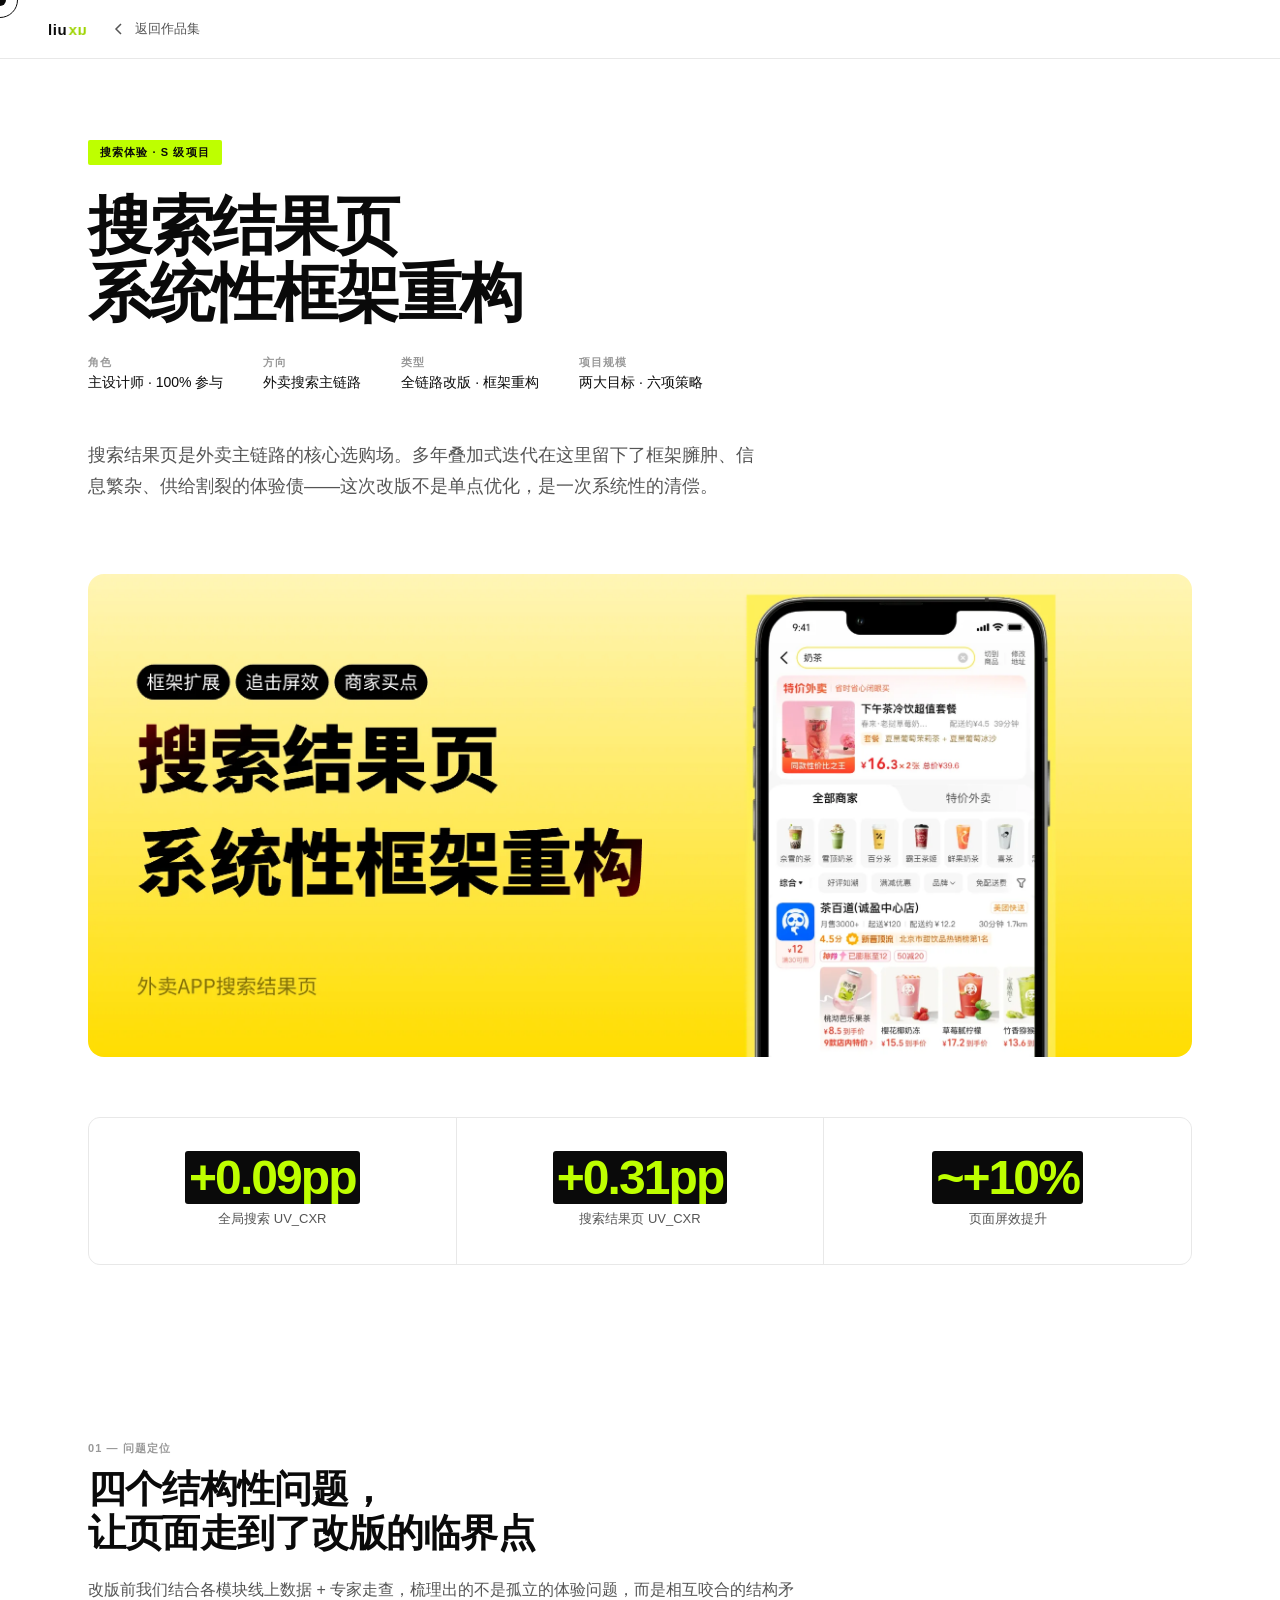
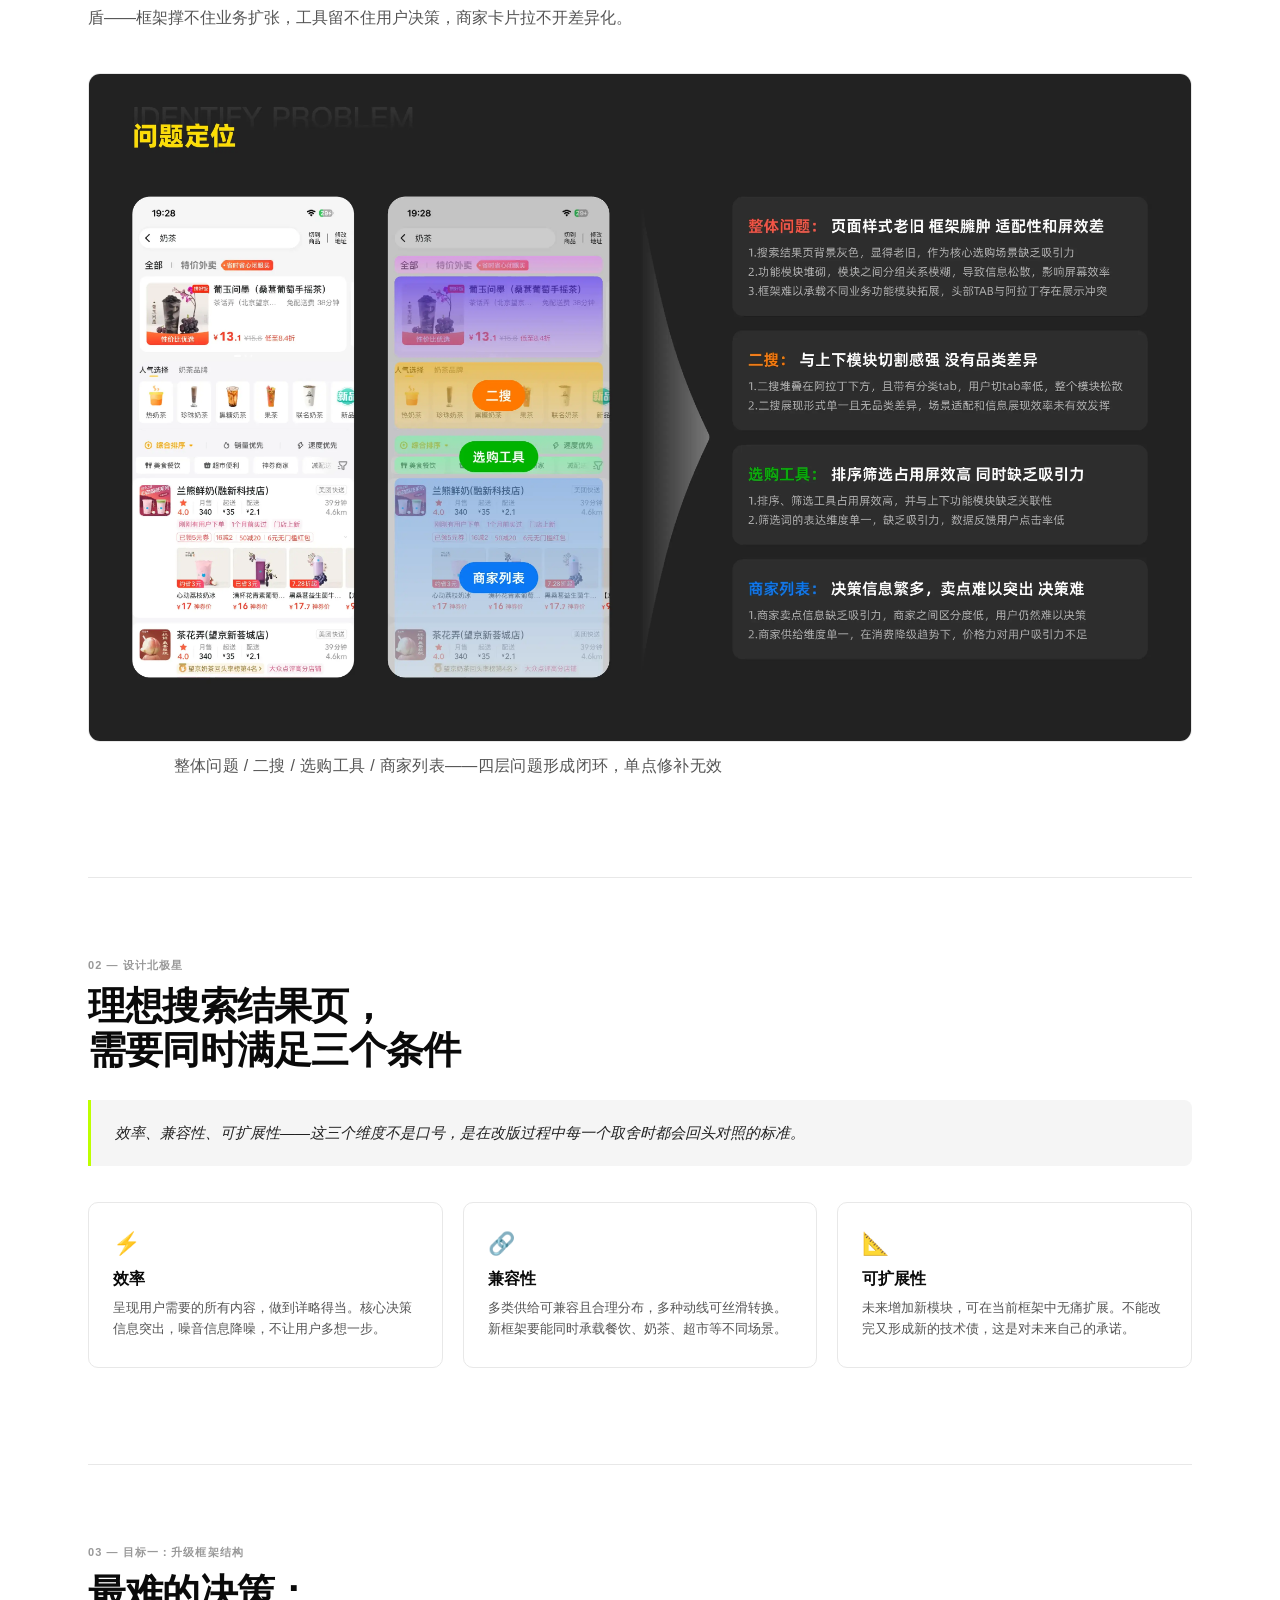
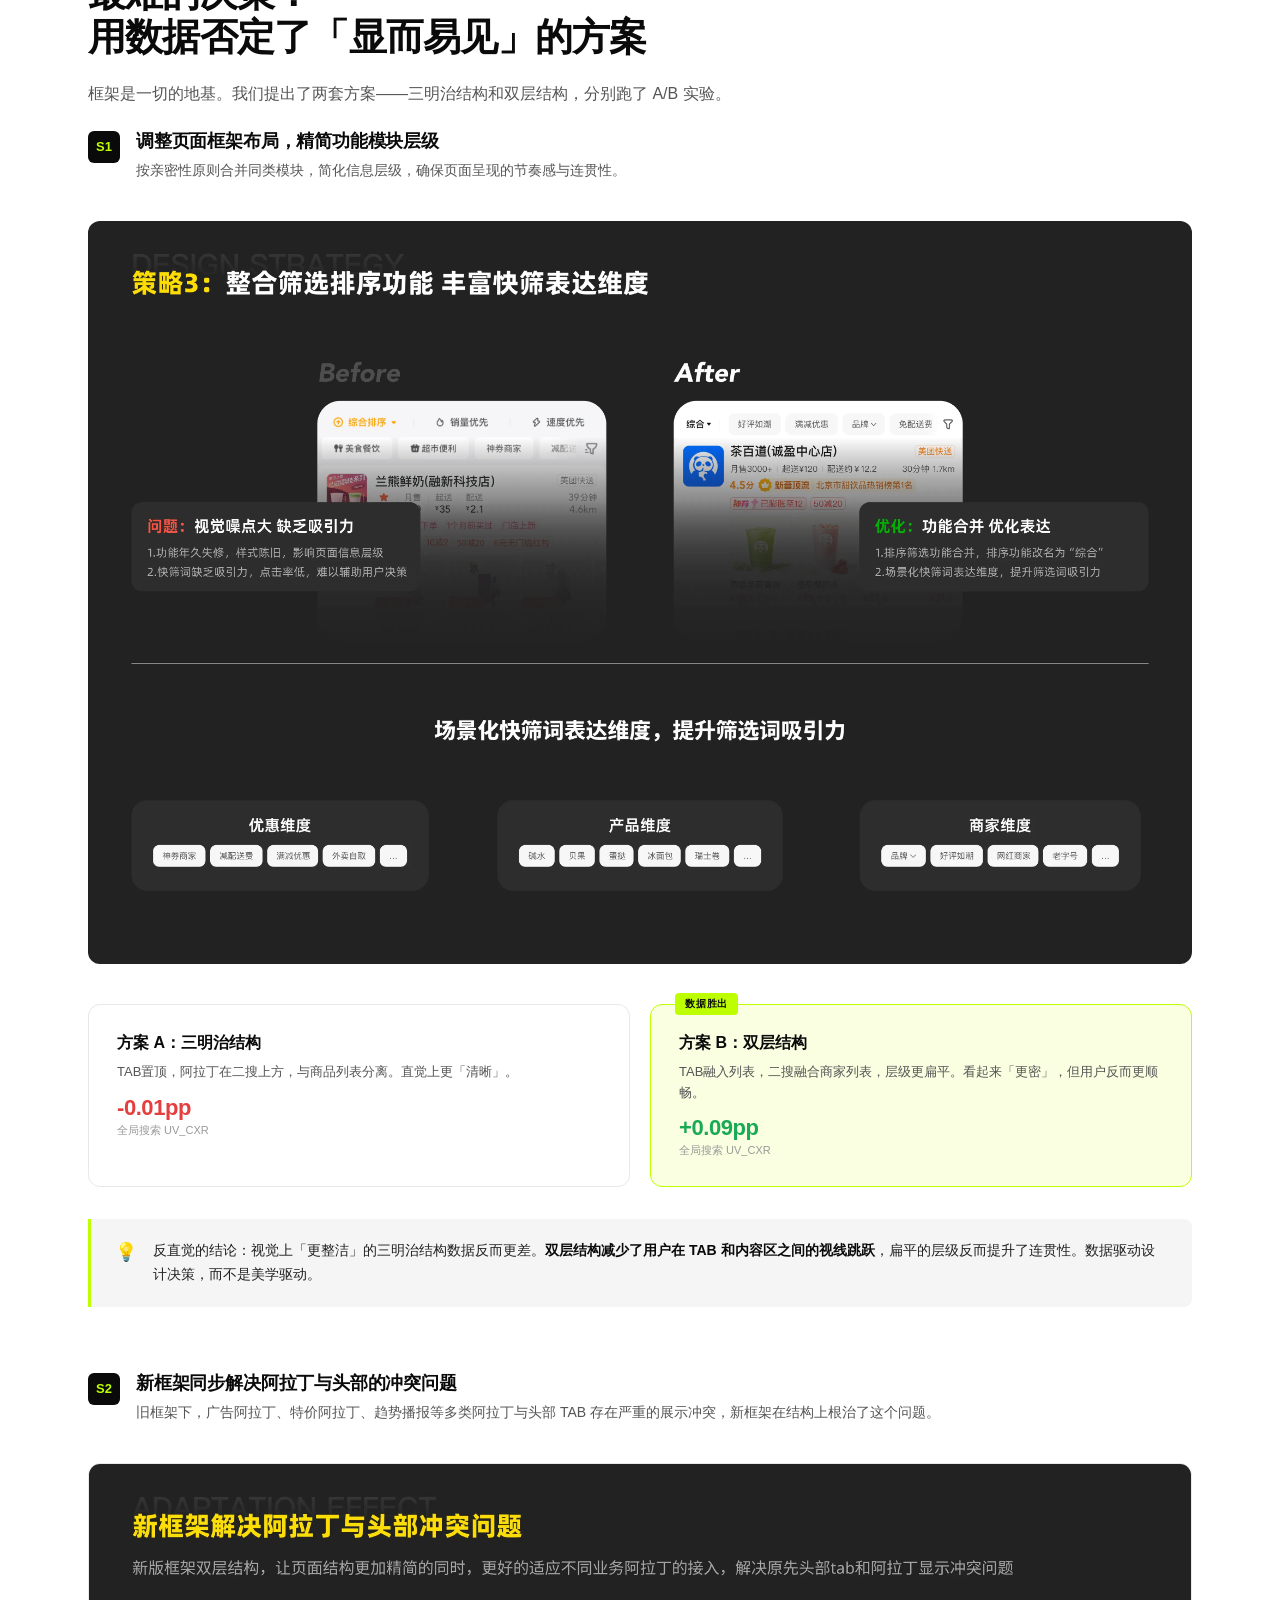
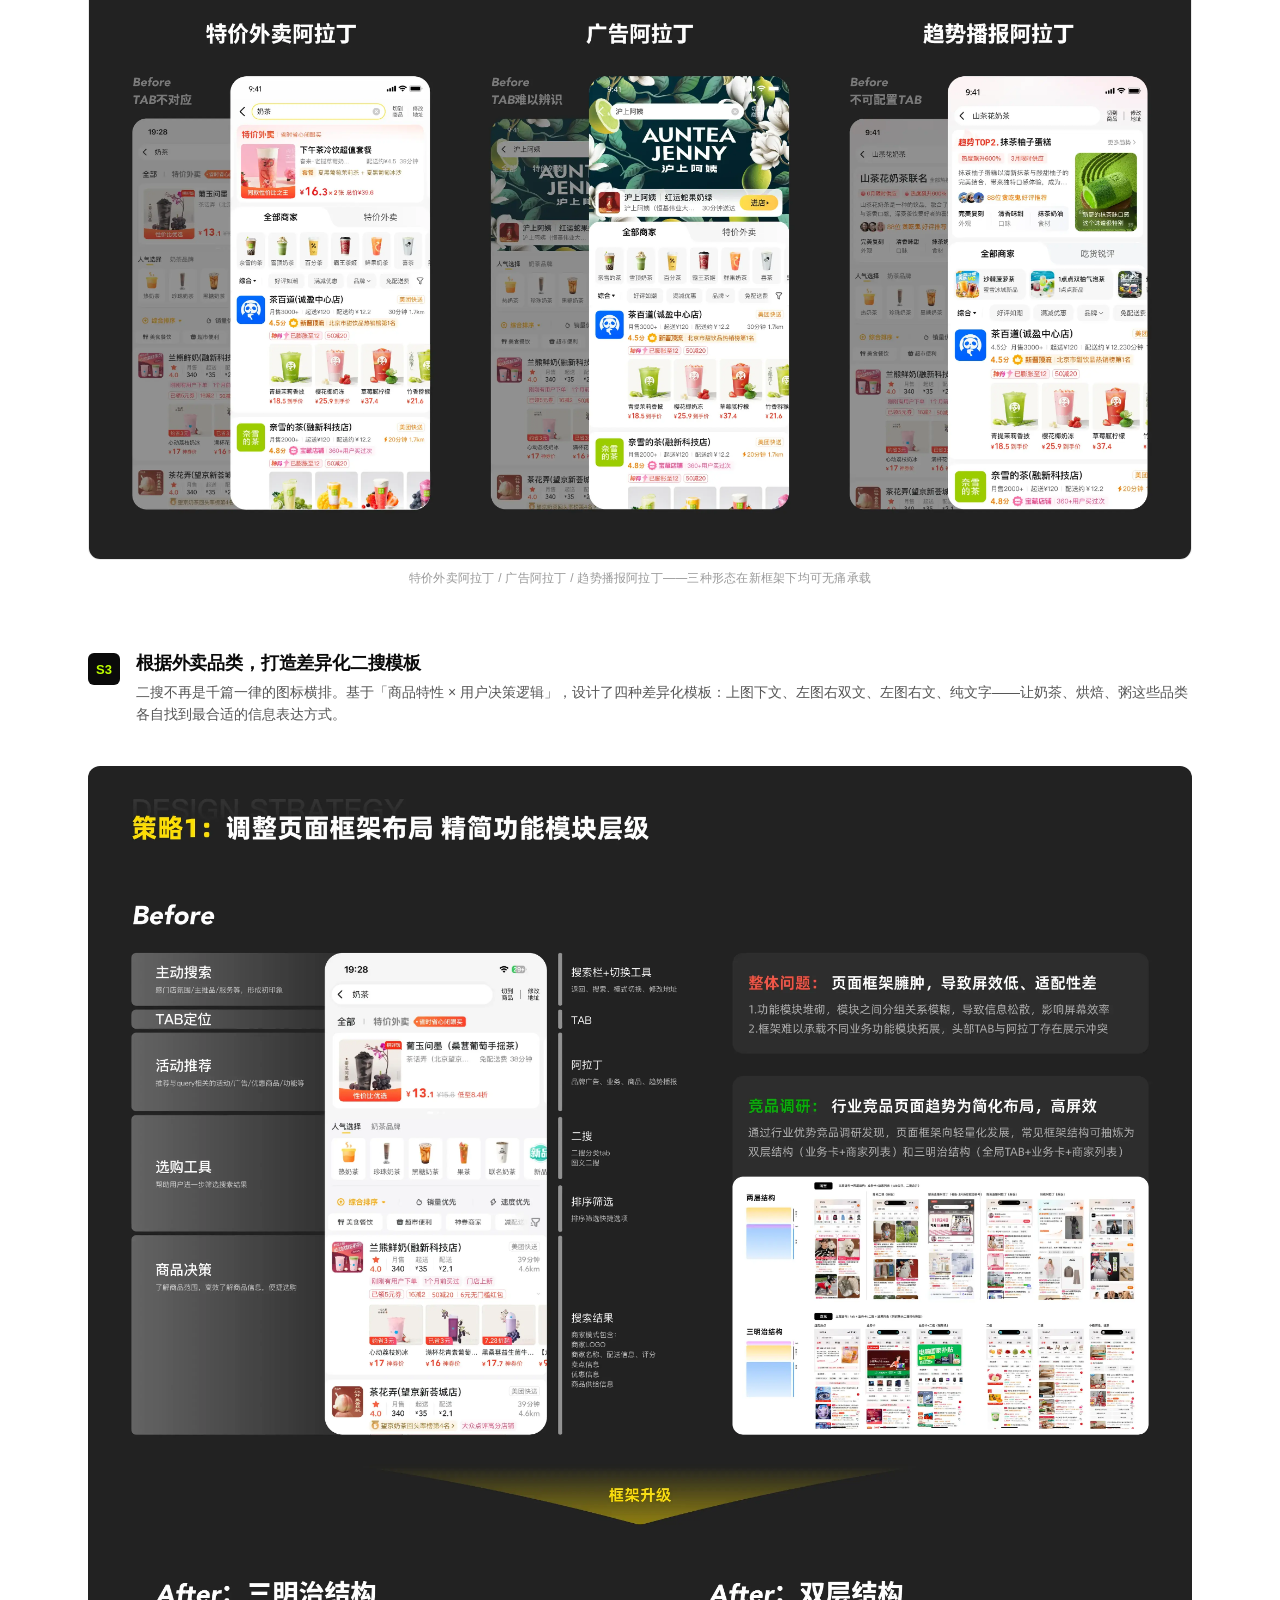
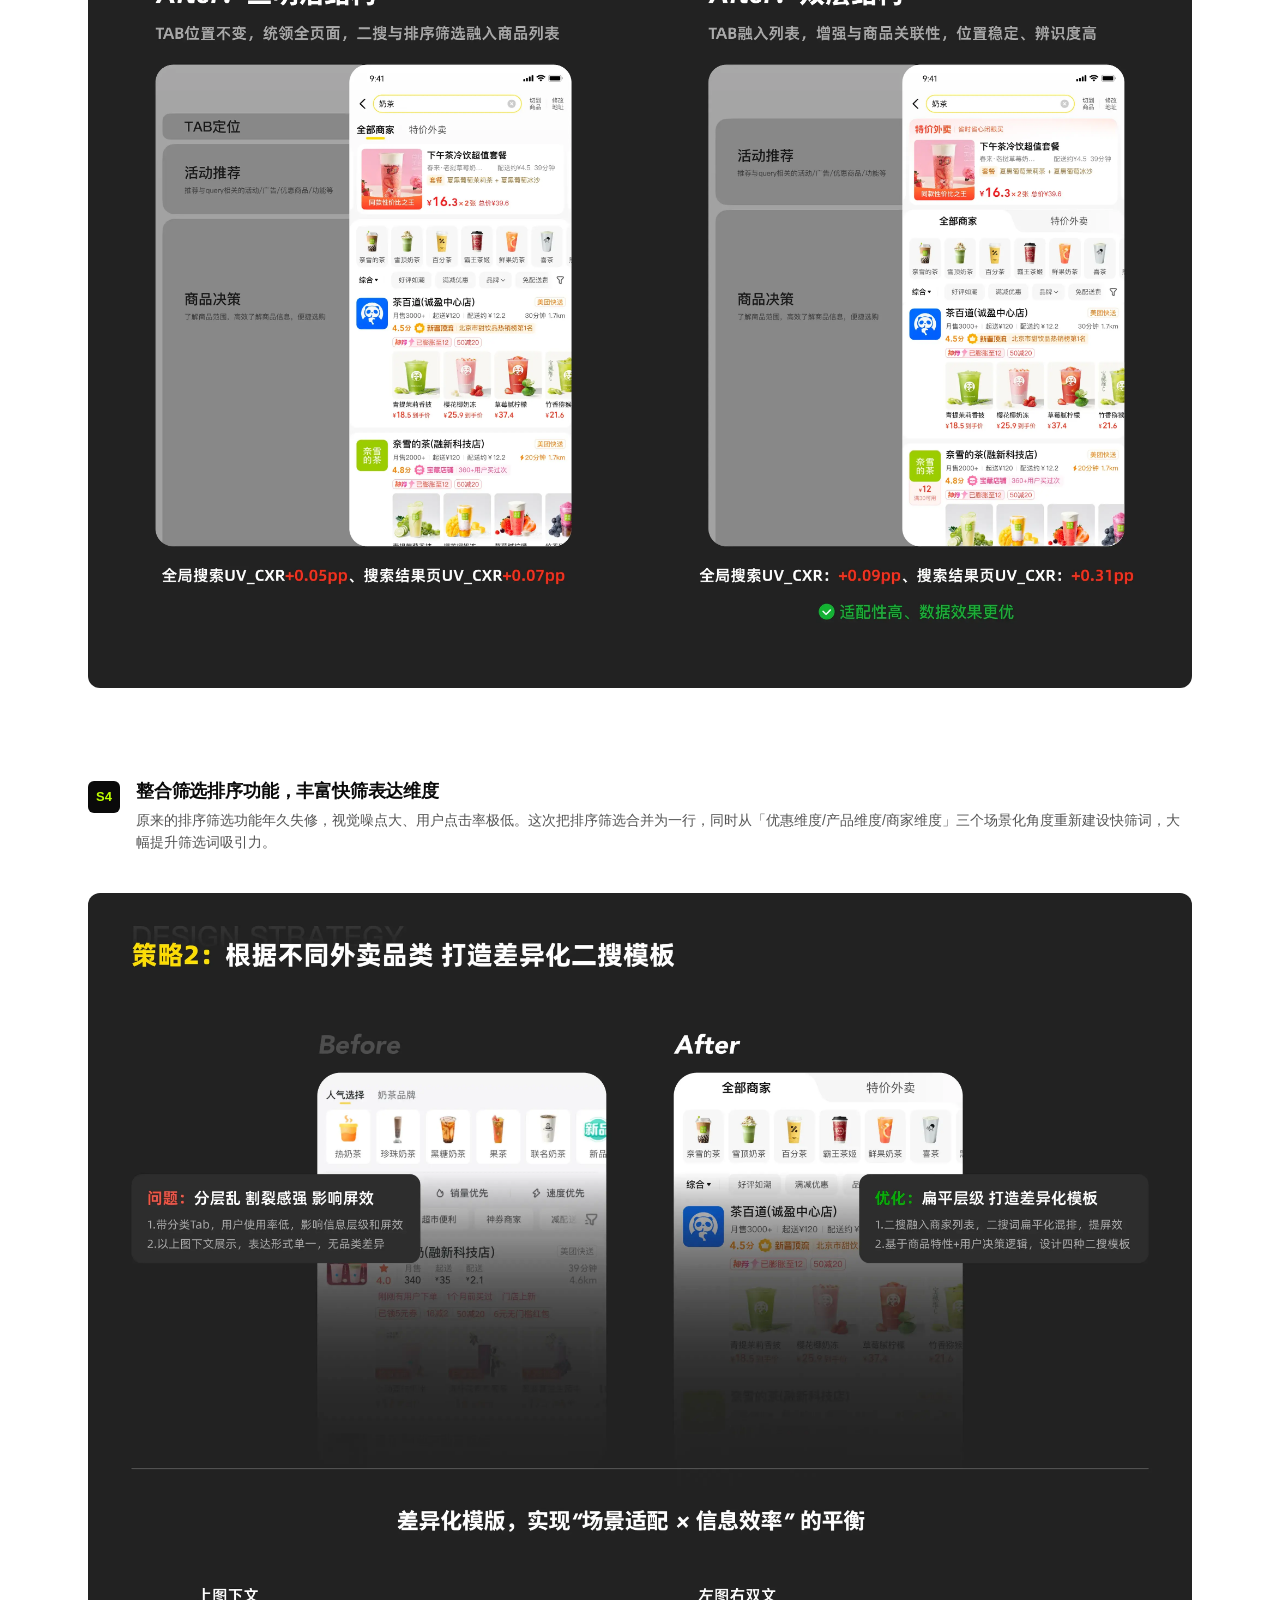
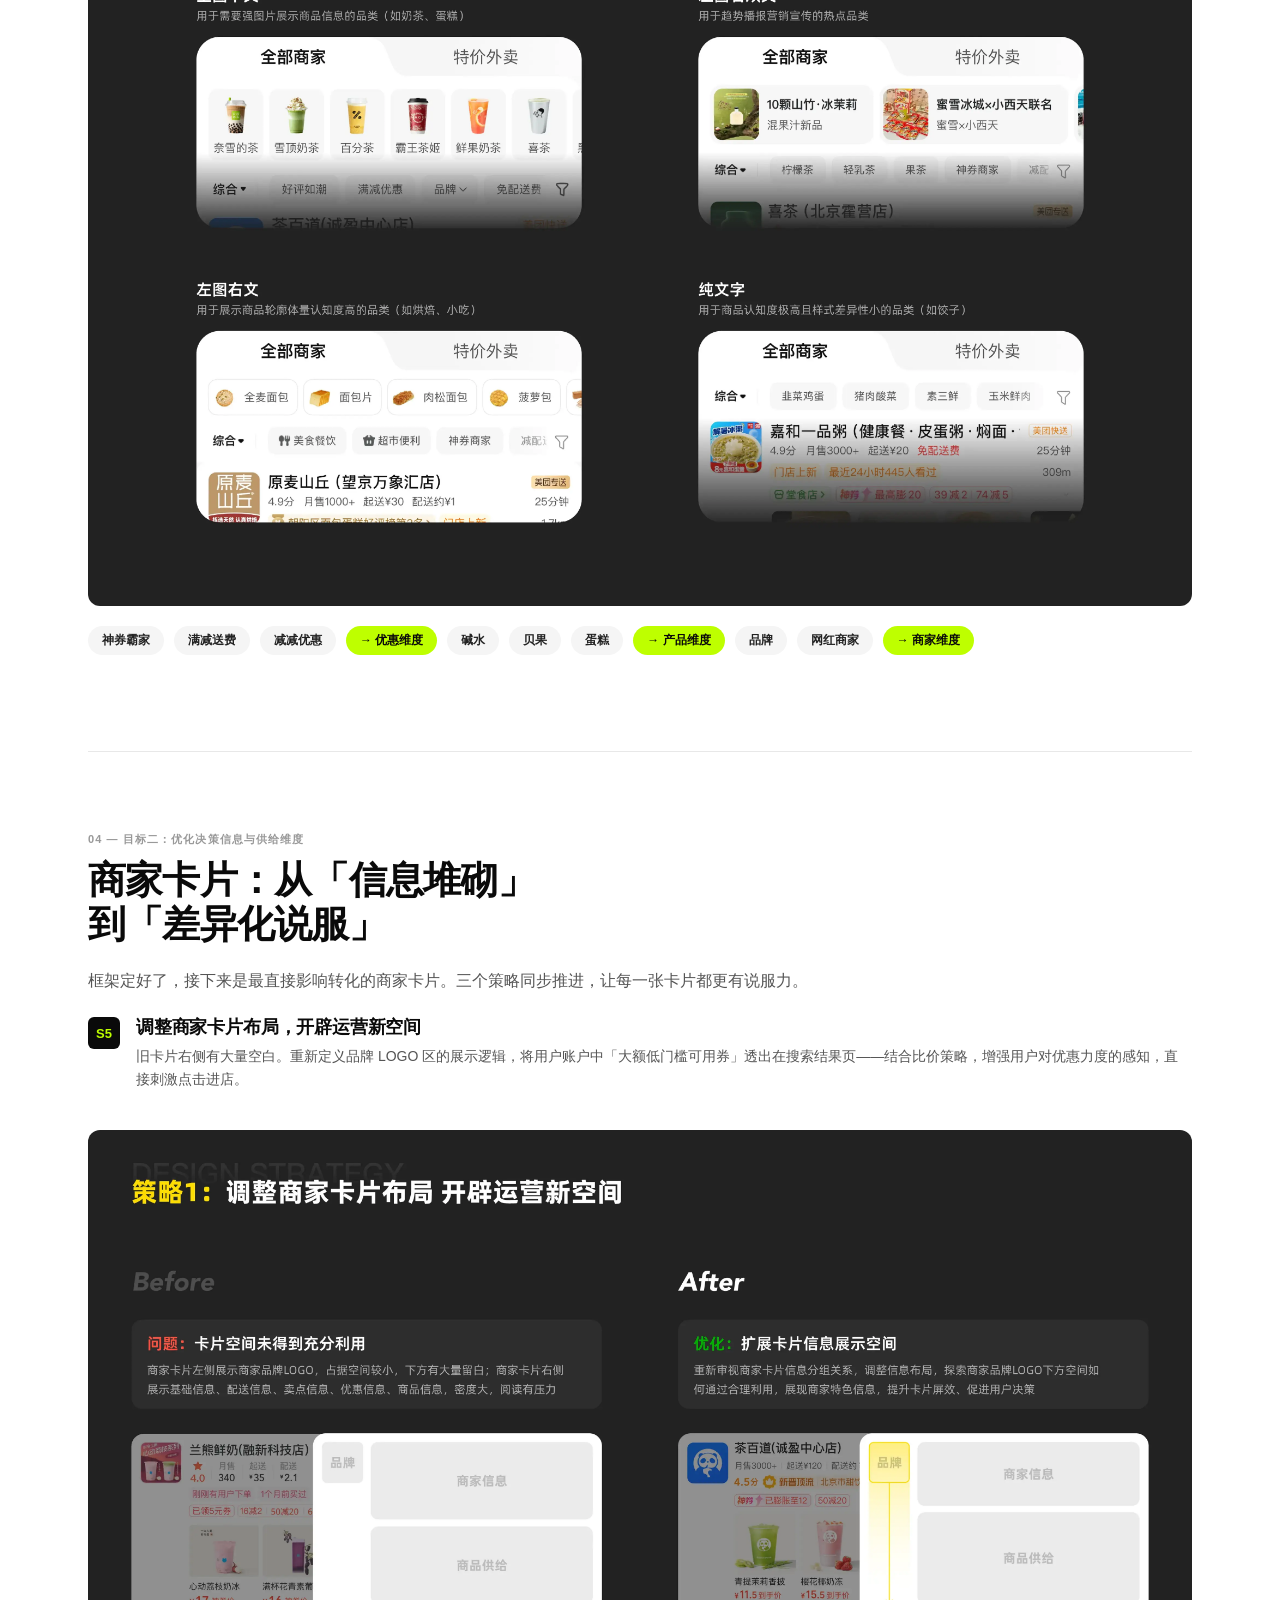
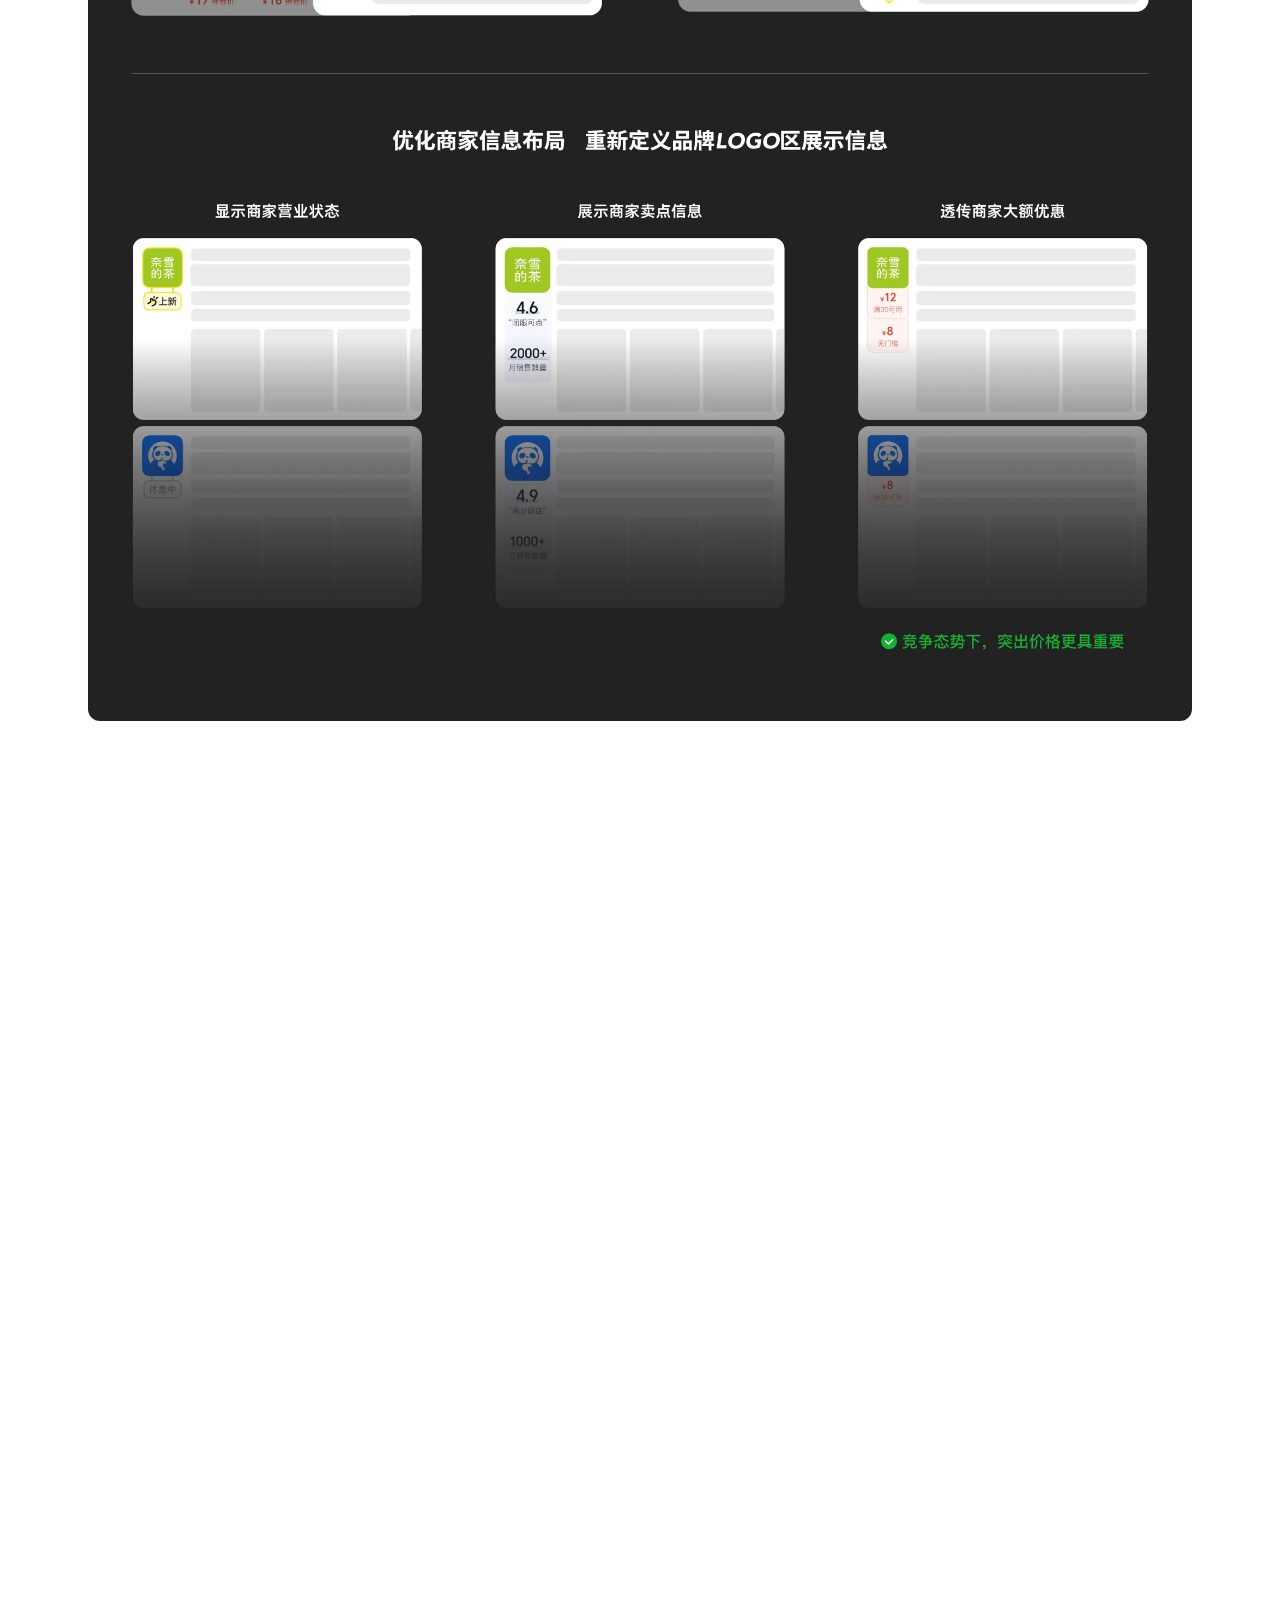
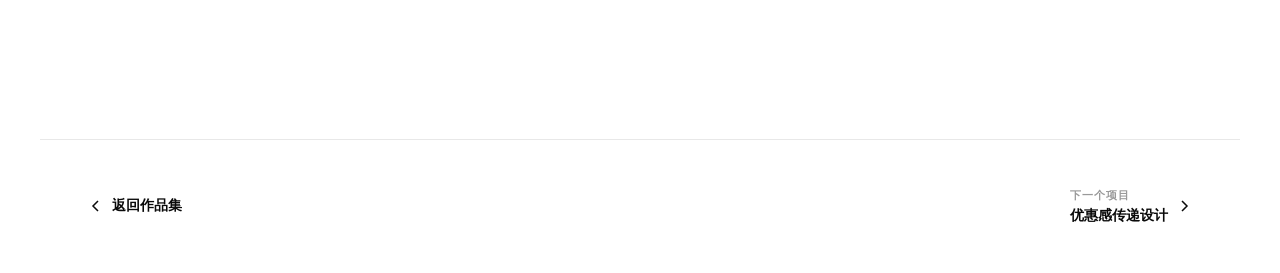
<file: project-01-v1.1.html>
<!DOCTYPE html>
<html lang="zh-CN">
<head>
  <meta charset="UTF-8">
  <meta name="viewport" content="width=device-width, initial-scale=1.0">
  <title>搜索结果页改版 — Liu Xiaohui</title>
  <style>
    :root {
      --accent: #beff00;
      --black: #0a0a0a;
      --white: #ffffff;
      --gray-100: #f5f5f5;
      --gray-200: #e8e8e8;
      --gray-400: #999;
      --gray-600: #555;
      --gray-800: #222;
      --dark: #111111;
      --dark-card: #1a1a1a;
    }

    * { margin: 0; padding: 0; box-sizing: border-box; }
    html { scroll-behavior: smooth; }
    body {
      font-family: 'Helvetica Neue', Helvetica, Arial, sans-serif;
      background: var(--white);
      color: var(--black);
      cursor: none;
    }

    /* ── Custom cursor ── */
    .cursor {
      width: 12px; height: 12px;
      background: var(--black);
      border-radius: 50%;
      position: fixed; pointer-events: none; z-index: 9999;
      transform: translate(-50%, -50%);
      transition: transform 0.1s, width 0.2s, height 0.2s, background 0.2s;
    }
    .cursor-ring {
      width: 36px; height: 36px;
      border: 1.5px solid var(--black);
      border-radius: 50%;
      position: fixed; pointer-events: none; z-index: 9998;
      transform: translate(-50%, -50%);
      transition: transform 0.15s ease-out, width 0.2s, height 0.2s;
    }

    /* ── Nav ── */
    nav {
      position: fixed; top: 0; left: 0; right: 0; z-index: 100;
      display: flex; align-items: center; gap: 24px;
      padding: 20px 48px;
      background: rgba(255,255,255,0.92);
      backdrop-filter: blur(12px);
      border-bottom: 1px solid var(--gray-200);
    }
    .nav-logo {
      font-size: 15px; font-weight: 700; letter-spacing: 0.04em;
      text-decoration: none; color: var(--black);
      display: inline-flex; align-items: baseline; gap: 1px; user-select: none;
    }
    .nav-logo .logo-xh {
      color: #9ed400; display: inline-block;
      transform-style: preserve-3d; perspective: 200px;
    }
    @keyframes xh-to-ux {
      0%   { transform: rotate(0deg) rotateY(0deg); }
      15%  { transform: rotate(-12deg) rotateY(0deg); }
      30%  { transform: rotate(8deg) rotateY(0deg); }
      45%  { transform: rotate(-5deg) rotateY(90deg); }
      60%  { transform: rotate(0deg) rotateY(180deg); }
      80%  { transform: rotate(3deg) rotateY(180deg); }
      100% { transform: rotate(0deg) rotateY(180deg); }
    }
    @keyframes ux-to-xh {
      0%   { transform: rotate(0deg) rotateY(180deg); }
      20%  { transform: rotate(5deg) rotateY(180deg); }
      45%  { transform: rotate(-4deg) rotateY(90deg); }
      65%  { transform: rotate(8deg) rotateY(0deg); }
      80%  { transform: rotate(-5deg) rotateY(0deg); }
      100% { transform: rotate(0deg) rotateY(0deg); }
    }
    .nav-logo .logo-xh.flip-to-ux { animation: xh-to-ux .75s cubic-bezier(.4,0,.2,1) forwards; }
    .nav-logo .logo-xh.flip-to-xh { animation: ux-to-xh .75s cubic-bezier(.4,0,.2,1) forwards; }
    .nav-back {
      display: flex; align-items: center; gap: 8px;
      font-size: 13px; font-weight: 500; color: var(--gray-600);
      text-decoration: none; transition: color 0.2s;
    }
    .nav-back:hover { color: var(--black); }
    .nav-back svg { width: 16px; height: 16px; }

    /* ── Hero ── */
    .hero {
      padding: 140px 48px 72px;
      max-width: 1200px; margin: 0 auto;
    }
    .hero-tag {
      display: inline-block; background: var(--accent);
      color: var(--black); font-size: 11px; font-weight: 700;
      letter-spacing: 0.1em; text-transform: uppercase;
      padding: 5px 12px; border-radius: 2px; margin-bottom: 28px;
    }
    .hero h1 {
      font-size: clamp(36px, 5vw, 72px); font-weight: 800;
      line-height: 1.05; letter-spacing: -0.03em;
      margin-bottom: 28px; max-width: 800px;
    }
    .hero-meta {
      display: flex; gap: 40px; flex-wrap: wrap; margin-bottom: 48px;
    }
    .meta-label {
      font-size: 11px; font-weight: 600; letter-spacing: 0.08em;
      text-transform: uppercase; color: var(--gray-400); margin-bottom: 4px;
    }
    .meta-value { font-size: 14px; font-weight: 500; color: var(--black); }
.hero-desc {
font-size: 18px; line-height: 1.7; color: var(--gray-600); max-width: 680px;
}
.hero-visual {
  max-width: 1200px; margin: 0 auto; padding: 0 48px 60px;
}
.hero-visual img { width: 100%; display: block; border-radius: 16px; }

    /* ── Metrics bar (hero 下方) ── */
    .metrics-bar-wrap {
      max-width: 1200px; margin: 0 auto;
      padding: 0 48px 80px;
    }
    .metrics-bar {
      display: grid; grid-template-columns: repeat(3, 1fr);
      gap: 1px; background: var(--gray-200);
      border: 1px solid var(--gray-200); border-radius: 12px; overflow: hidden;
    }
    .metrics-bar-item {
      background: var(--white);
      padding: 36px 32px; text-align: center;
    }
    .metrics-num {
      font-size: 48px; font-weight: 800; letter-spacing: -0.04em;
      color: var(--black); line-height: 1; margin-bottom: 8px;
    }
    .metrics-num span {
      color: var(--accent); background: var(--black);
      padding: 0 4px; border-radius: 3px;
    }
    .metrics-label {
      font-size: 13px; color: var(--gray-600); font-weight: 500;
    }

    /* ── Content wrapper ── */
    .content {
      max-width: 1200px; margin: 0 auto;
      padding: 0 48px 120px; padding-top: 0;
    }

    /* ── Section ── */
    .section { margin-bottom: 96px; }
    .section-num {
      font-size: 11px; font-weight: 700; letter-spacing: 0.1em;
      text-transform: uppercase; color: var(--gray-400); margin-bottom: 12px;
    }
    .section h2 {
      font-size: clamp(24px, 3vw, 38px); font-weight: 800;
      letter-spacing: -0.02em; margin-bottom: 20px; line-height: 1.15;
    }
    .section > p {
      font-size: 16px; line-height: 1.8; color: var(--gray-600);
      max-width: 720px; margin-bottom: 20px;
    }

    /* ── Full-bleed image (inside content) ── */
    .img-full {
      width: 100%; border-radius: 12px; display: block;
      border: 1px solid var(--gray-200);
      margin-top: 40px;
    }
    .img-full-dark {
      width: 100%; border-radius: 12px; display: block;
      margin-top: 40px; border: none;
    }
    .img-caption {
      font-size: 12px; color: var(--gray-400); margin-top: 10px;
      text-align: center; letter-spacing: 0.02em;
    }

    /* ── Highlight quote ── */
    .highlight {
      border-left: 3px solid var(--accent);
      padding: 20px 24px;
      background: var(--gray-100);
      border-radius: 0 8px 8px 0;
      margin: 28px 0;
    }
    .highlight p {
      font-size: 15px; font-style: italic;
      color: var(--gray-800); margin: 0; line-height: 1.7;
    }

    /* ── Principles grid ── */
    .principles {
      display: grid; grid-template-columns: repeat(3, 1fr);
      gap: 20px; margin-top: 36px;
    }
    .principle-item {
      padding: 28px 24px;
      border: 1px solid var(--gray-200);
      border-radius: 10px;
    }
    .principle-icon { font-size: 22px; margin-bottom: 12px; }
    .principle-item h3 {
      font-size: 16px; font-weight: 700; margin-bottom: 8px;
    }
    .principle-item p {
      font-size: 13px; line-height: 1.6; color: var(--gray-600); margin: 0;
    }

    /* ── AB experiment callout ── */
    .ab-result {
      display: grid; grid-template-columns: 1fr 1fr;
      gap: 20px; margin-top: 40px;
    }
    .ab-card {
      padding: 28px; border-radius: 12px;
      border: 1px solid var(--gray-200);
      position: relative;
    }
    .ab-card.winner {
      border-color: var(--accent);
      background: #f9ffe0;
    }
    .ab-badge {
      position: absolute; top: -12px; left: 24px;
      background: var(--accent); color: var(--black);
      font-size: 10px; font-weight: 800; letter-spacing: 0.08em;
      text-transform: uppercase; padding: 4px 10px; border-radius: 4px;
    }
    .ab-card h4 { font-size: 16px; font-weight: 700; margin-bottom: 8px; }
    .ab-card p { font-size: 13px; color: var(--gray-600); line-height: 1.6; margin: 0 0 12px; }
    .ab-data { font-size: 22px; font-weight: 800; letter-spacing: -0.02em; }
    .ab-data.up { color: #1aaa55; }
    .ab-data.down { color: #e53e3e; }
    .ab-data-label { font-size: 11px; color: var(--gray-400); margin-top: 2px; font-weight: 500; }

    /* ── Strategy strip (numbered) ── */
    .strategy-group { margin-top: 56px; }
    .strategy-group-title {
      font-size: 13px; font-weight: 700; letter-spacing: 0.06em;
      text-transform: uppercase; color: var(--gray-400);
      margin-bottom: 24px;
      padding-bottom: 12px;
      border-bottom: 1px solid var(--gray-200);
    }
    .strategy-item {
      margin-bottom: 64px;
    }
    .strategy-header {
      display: flex; align-items: flex-start; gap: 16px; margin-bottom: 16px;
    }
    .strategy-badge {
      flex-shrink: 0;
      width: 32px; height: 32px;
      background: var(--black); color: var(--accent);
      font-size: 13px; font-weight: 800;
      display: flex; align-items: center; justify-content: center;
      border-radius: 6px; margin-top: 2px;
    }
    .strategy-header-text h3 {
      font-size: 18px; font-weight: 800; margin-bottom: 6px;
      letter-spacing: -0.01em;
    }
    .strategy-header-text p {
      font-size: 14px; color: var(--gray-600); line-height: 1.6; margin: 0;
    }

    /* ── Insight chips ── */
    .insight-chips {
      display: flex; gap: 10px; flex-wrap: wrap; margin-top: 20px;
    }
    .chip {
      padding: 6px 14px;
      background: var(--gray-100);
      border-radius: 20px;
      font-size: 12px; font-weight: 600; color: var(--gray-800);
    }
    .chip.accent { background: var(--accent); color: var(--black); }

    /* ── Takeaway box ── */
    .takeaway {
      display: flex; align-items: flex-start; gap: 16px;
      padding: 20px 24px;
      background: var(--gray-100);
      border-left: 3px solid var(--accent);
      border-radius: 0 8px 8px 0;
      margin-top: 32px;
    }
    .takeaway-icon { font-size: 18px; flex-shrink: 0; margin-top: 2px; }
    .takeaway p {
      font-size: 14px; color: var(--gray-800);
      line-height: 1.7; margin: 0;
    }
    .takeaway strong { color: var(--black); font-weight: 700; }

    /* ── Reflections (final section) ── */
    .two-col {
      display: grid; grid-template-columns: repeat(2, 1fr);
      gap: 16px; margin-top: 32px;
    }
    .card {
      background: var(--gray-100); border-radius: 12px; padding: 28px;
      position: relative; transition: background 0.2s;
    }
    .card:hover { background: var(--gray-100); }
    .card-num {
      display: inline-block;
      background: var(--accent);
      color: var(--black);
      font-size: 18px; font-weight: 900;
      padding: 3px 10px; border-radius: 4px;
      letter-spacing: 0.02em;
      margin-bottom: 14px;
      line-height: 1.2;
    }
    .card h4 { font-size: 20px; font-weight: 800; margin-bottom: 12px; letter-spacing: -0.02em; line-height: 1.3; color: var(--black); }
    .card p { font-size: 15px; line-height: 1.75; color: var(--gray-600); margin: 0; }
    .card .kw {
      color: var(--gray-600);
      font-weight: 500;
      border-bottom: 2px dashed transparent;
      border-radius: 2px;
      padding: 0 1px;
      transition: color 0.18s, border-color 0.18s, font-weight 0.18s;
      cursor: default;
    }
    .card:hover .kw {
      color: var(--black);
      font-weight: 700;
      border-bottom: 2px solid var(--accent);
    }

    /* ── Footer nav ── */
    .footer-nav {
      border-top: 1px solid var(--gray-200); padding: 48px;
      display: flex; justify-content: space-between; align-items: center;
      max-width: 1200px; margin: 0 auto;
    }
    .footer-nav a {
      display: flex; align-items: center; gap: 8px;
      font-size: 14px; font-weight: 600; color: var(--black);
      text-decoration: none; transition: opacity 0.2s;
    }
    .footer-nav a:hover { opacity: 0.6; }
    .footer-nav .next-label {
      font-size: 11px; font-weight: 600; letter-spacing: 0.08em;
      text-transform: uppercase; color: var(--gray-400);
      display: block; margin-bottom: 4px;
    }

    /* ── Reveal ── */
    .reveal {
      opacity: 0; transform: translateY(24px);
      transition: opacity 0.6s ease, transform 0.6s ease;
    }
    .reveal.visible { opacity: 1; transform: translateY(0); }

    /* ── Divider ── */
    .divider {
      height: 1px; background: var(--gray-200);
      margin: 80px 0;
    }

    /* ── Responsive ── */
    @media (max-width: 768px) {
      nav { padding: 16px 24px; }
      .hero { padding: 100px 24px 56px; }
      .metrics-bar-wrap { padding: 0 24px 64px; }
      .metrics-bar { grid-template-columns: 1fr; }
      .content { padding: 0 24px 80px; }
      .principles { grid-template-columns: 1fr; }
      .ab-result { grid-template-columns: 1fr; }
      .two-col { grid-template-columns: 1fr; }
      .footer-nav { padding: 32px 24px; flex-direction: column; gap: 24px; }
    }
  
    /* ── Image Loading Placeholder ── */
    img[loading="lazy"] {
      background: linear-gradient(90deg, #f0f0f0 25%, #e0e0e0 50%, #f0f0f0 75%);
      background-size: 200% 100%;
      animation: shimmer 1.5s infinite;
      min-height: 200px;
    }
    img[loading="lazy"].loaded {
      animation: none;
      background: none;
      min-height: unset;
    }
    /* Dark variant for dark-bg sections */
    .section-img-dark[loading="lazy"],
    .img-full-dark[loading="lazy"] {
      background: linear-gradient(90deg, #1a1a1a 25%, #2a2a2a 50%, #1a1a1a 75%);
      background-size: 200% 100%;
    }
    @keyframes shimmer {
      0% { background-position: -200% 0; }
      100% { background-position: 200% 0; }
    }
    /* Video placeholder */
    video:not(.loaded) {
      background: linear-gradient(90deg, #1a1a1a 25%, #2a2a2a 50%, #1a1a1a 75%);
      background-size: 200% 100%;
      animation: shimmer 1.5s infinite;
      min-height: 300px;
      border-radius: 12px;
    }
    video.loaded {
      animation: none;
      background: none;
      min-height: unset;
    }

  </style>
</head>
<body>

  <div class="cursor" id="cursor"></div>
  <div class="cursor-ring" id="cursorRing"></div>

  <nav>
    <a href="index.html" class="nav-logo" id="nav-logo">liu<span class="logo-xh" id="logo-xh">xh</span></a>
    <a href="index.html" class="nav-back">
      <svg viewBox="0 0 16 16" fill="none" stroke="currentColor" stroke-width="1.5">
        <path d="M10 3L5 8l5 5"/>
      </svg>
      返回作品集
    </a>
  </nav>

  <!-- ① HERO -->
  <section class="hero">
    <div class="hero-tag reveal">搜索体验 · S 级项目</div>
    <h1 class="reveal">搜索结果页<br>系统性框架重构</h1>
    <div class="hero-meta reveal">
      <div class="meta-item">
        <div class="meta-label">角色</div>
        <div class="meta-value">主设计师 · 100% 参与</div>
      </div>
      <div class="meta-item">
        <div class="meta-label">方向</div>
        <div class="meta-value">外卖搜索主链路</div>
      </div>
      <div class="meta-item">
        <div class="meta-label">类型</div>
        <div class="meta-value">全链路改版 · 框架重构</div>
      </div>
      <div class="meta-item">
        <div class="meta-label">项目规模</div>
        <div class="meta-value">两大目标 · 六项策略</div>
      </div>
    </div>
    <p class="hero-desc reveal">搜索结果页是外卖主链路的核心选购场。多年叠加式迭代在这里留下了框架臃肿、信息繁杂、供给割裂的体验债——这次改版不是单点优化，是一次系统性的清偿。</p>
  </section>

  <!-- HERO VISUAL -->
  <div class="hero-visual reveal">
    <img loading="lazy" src="s1-cover.webp" alt="搜索结果页系统性框架重构封面">
  </div>

  <!-- ② METRICS BAR -->
  <div class="metrics-bar-wrap reveal">
  <div class="metrics-bar">
    <div class="metrics-bar-item">
      <div class="metrics-num"><span>+0.09pp</span></div>
      <div class="metrics-label">全局搜索 UV_CXR</div>
    </div>
    <div class="metrics-bar-item">
      <div class="metrics-num"><span>+0.31pp</span></div>
      <div class="metrics-label">搜索结果页 UV_CXR</div>
    </div>
    <div class="metrics-bar-item">
      <div class="metrics-num"><span>~+10%</span></div>
      <div class="metrics-label">页面屏效提升</div>
    </div>
  </div>
  </div>

  <!-- MAIN CONTENT -->
  <div class="content">

    <!-- ③ 问题定位 -->
    <div class="section" style="margin-top: 96px;">
      <div class="section-num reveal">01 — 问题定位</div>
      <h2 class="reveal">四个结构性问题，<br>让页面走到了改版的临界点</h2>
      <p class="reveal">改版前我们结合各模块线上数据 + 专家走查，梳理出的不是孤立的体验问题，而是相互咬合的结构矛盾——框架撑不住业务扩张，工具留不住用户决策，商家卡片拉不开差异化。</p>
      <img loading="lazy" src="s0-problem.webp" alt="问题定位：四大结构性问题拆解" class="img-full reveal">
      <p class="img-caption reveal">整体问题 / 二搜 / 选购工具 / 商家列表——四层问题形成闭环，单点修补无效</p>
    </div>

    <div class="divider"></div>

    <!-- ④ 设计北极星 -->
    <div class="section reveal">
      <div class="section-num">02 — 设计北极星</div>
      <h2>理想搜索结果页，<br>需要同时满足三个条件</h2>
      <div class="highlight">
        <p>效率、兼容性、可扩展性——这三个维度不是口号，是在改版过程中每一个取舍时都会回头对照的标准。</p>
      </div>
      <div class="principles">
        <div class="principle-item">
          <div class="principle-icon">⚡</div>
          <h3>效率</h3>
          <p>呈现用户需要的所有内容，做到详略得当。核心决策信息突出，噪音信息降噪，不让用户多想一步。</p>
        </div>
        <div class="principle-item">
          <div class="principle-icon">🔗</div>
          <h3>兼容性</h3>
          <p>多类供给可兼容且合理分布，多种动线可丝滑转换。新框架要能同时承载餐饮、奶茶、超市等不同场景。</p>
        </div>
        <div class="principle-item">
          <div class="principle-icon">📐</div>
          <h3>可扩展性</h3>
          <p>未来增加新模块，可在当前框架中无痛扩展。不能改完又形成新的技术债，这是对未来自己的承诺。</p>
        </div>
      </div>
    </div>

    <div class="divider"></div>

    <!-- ⑤ 目标1：框架重构 -->
    <div class="section">
      <div class="section-num reveal">03 — 目标一：升级框架结构</div>
      <h2 class="reveal">最难的决策：<br>用数据否定了「显而易见」的方案</h2>
      <p class="reveal">框架是一切的地基。我们提出了两套方案——三明治结构和双层结构，分别跑了 A/B 实验。</p>

      <!-- 策略1：框架 -->
      <div class="strategy-item reveal">
        <div class="strategy-header">
          <div class="strategy-badge">S1</div>
          <div class="strategy-header-text">
            <h3>调整页面框架布局，精简功能模块层级</h3>
            <p>按亲密性原则合并同类模块，简化信息层级，确保页面呈现的节奏感与连贯性。</p>
          </div>
        </div>
        <img loading="lazy" src="s1-framework.webp" alt="策略1：框架布局调整——三明治 vs 双层框架 A/B 实验" class="img-full-dark reveal">

        <div class="ab-result reveal">
          <div class="ab-card">
            <h4>方案 A：三明治结构</h4>
            <p>TAB置顶，阿拉丁在二搜上方，与商品列表分离。直觉上更「清晰」。</p>
            <div class="ab-data down">-0.01pp</div>
            <div class="ab-data-label">全局搜索 UV_CXR</div>
          </div>
          <div class="ab-card winner">
            <div class="ab-badge">数据胜出</div>
            <h4>方案 B：双层结构</h4>
            <p>TAB融入列表，二搜融合商家列表，层级更扁平。看起来「更密」，但用户反而更顺畅。</p>
            <div class="ab-data up">+0.09pp</div>
            <div class="ab-data-label">全局搜索 UV_CXR</div>
          </div>
        </div>
        <div class="takeaway reveal">
          <div class="takeaway-icon">💡</div>
          <p>反直觉的结论：视觉上「更整洁」的三明治结构数据反而更差。<strong>双层结构减少了用户在 TAB 和内容区之间的视线跳跃</strong>，扁平的层级反而提升了连贯性。数据驱动设计决策，而不是美学驱动。</p>
        </div>
      </div>

      <!-- 策略2：框架-阿拉丁 -->
      <div class="strategy-item reveal">
        <div class="strategy-header">
          <div class="strategy-badge">S2</div>
          <div class="strategy-header-text">
            <h3>新框架同步解决阿拉丁与头部的冲突问题</h3>
            <p>旧框架下，广告阿拉丁、特价阿拉丁、趋势播报等多类阿拉丁与头部 TAB 存在严重的展示冲突，新框架在结构上根治了这个问题。</p>
          </div>
        </div>
        <img loading="lazy" src="s1-framework-aladdin.webp" alt="新框架适配三类阿拉丁" class="img-full reveal">
        <p class="img-caption reveal">特价外卖阿拉丁 / 广告阿拉丁 / 趋势播报阿拉丁——三种形态在新框架下均可无痛承载</p>
      </div>

      <!-- 策略3：二搜 -->
      <div class="strategy-item reveal">
        <div class="strategy-header">
          <div class="strategy-badge">S3</div>
          <div class="strategy-header-text">
            <h3>根据外卖品类，打造差异化二搜模板</h3>
            <p>二搜不再是千篇一律的图标横排。基于「商品特性 × 用户决策逻辑」，设计了四种差异化模板：上图下文、左图右双文、左图右文、纯文字——让奶茶、烘焙、粥这些品类各自找到最合适的信息表达方式。</p>
          </div>
        </div>
        <img loading="lazy" src="s1-secondary-search.webp" alt="差异化二搜模板：四种品类适配方案" class="img-full-dark reveal">
        <p class="img-caption reveal" style="color: #666;">场景适配 × 信息效率的平衡——二搜从「分割感强的障碍」变成「融入列表的导购工具」</p>
      </div>

      <!-- 策略4：筛选排序 -->
      <div class="strategy-item reveal">
        <div class="strategy-header">
          <div class="strategy-badge">S4</div>
          <div class="strategy-header-text">
            <h3>整合筛选排序功能，丰富快筛表达维度</h3>
            <p>原来的排序筛选功能年久失修，视觉噪点大、用户点击率极低。这次把排序筛选合并为一行，同时从「优惠维度/产品维度/商家维度」三个场景化角度重新建设快筛词，大幅提升筛选词吸引力。</p>
          </div>
        </div>
        <img loading="lazy" src="s1-filter.webp" alt="筛选排序功能整合升级" class="img-full-dark reveal">
        <div class="insight-chips reveal">
          <div class="chip">神券霸家</div>
          <div class="chip">满减送费</div>
          <div class="chip">减减优惠</div>
          <div class="chip accent">→ 优惠维度</div>
          <div class="chip">碱水</div>
          <div class="chip">贝果</div>
          <div class="chip">蛋糕</div>
          <div class="chip accent">→ 产品维度</div>
          <div class="chip">品牌</div>
          <div class="chip">网红商家</div>
          <div class="chip accent">→ 商家维度</div>
        </div>
      </div>
    </div>

    <div class="divider"></div>

    <!-- ⑥ 目标2：决策信息 & 供给 -->
    <div class="section">
      <div class="section-num reveal">04 — 目标二：优化决策信息与供给维度</div>
      <h2 class="reveal">商家卡片：从「信息堆砌」<br>到「差异化说服」</h2>
      <p class="reveal">框架定好了，接下来是最直接影响转化的商家卡片。三个策略同步推进，让每一张卡片都更有说服力。</p>

      <!-- 策略5：卡片布局 -->
      <div class="strategy-item reveal">
        <div class="strategy-header">
          <div class="strategy-badge">S5</div>
          <div class="strategy-header-text">
            <h3>调整商家卡片布局，开辟运营新空间</h3>
            <p>旧卡片右侧有大量空白。重新定义品牌 LOGO 区的展示逻辑，将用户账户中「大额低门槛可用券」透出在搜索结果页——结合比价策略，增强用户对优惠力度的感知，直接刺激点击进店。</p>
          </div>
        </div>
        <img loading="lazy" src="s2-card-layout.webp" alt="商家卡片布局重构：品牌LOGO区重新定义" class="img-full-dark reveal">
        <div class="takeaway reveal">
          <div class="takeaway-icon">💡</div>
          <p>设计洞察：<strong>卡片右侧不是「空白」，是未被激活的运营空间。</strong>在存量竞争激烈的外卖市场，让用户在搜索结果页就能看到「自己账户里有多少券可用」，是最直接的决策加速器。</p>
        </div>
      </div>

      <!-- 策略6：商家信息表达 -->
      <div class="strategy-item reveal">
        <div class="strategy-header">
          <div class="strategy-badge">S6</div>
          <div class="strategy-header-text">
            <h3>增强商家信息表达，刻画差异化卖点</h3>
            <p>推荐理由分层分级重建：从「平台背书」「商家表现」「用户个性化」三个维度建设一级标签，参考历史点击数据筛选二级标签，删除表现差的噪音标签。同时通过单变量实验选出信息分组表现最优的卡片布局。</p>
          </div>
        </div>
        <img loading="lazy" src="s2-merchant-info.webp" alt="商家信息表达升级：标签体系重构" class="img-full-dark reveal">
        <div class="takeaway reveal">
          <div class="takeaway-icon">💡</div>
          <p>关键发现：<strong>标签优化后，用户选购效率提升，且实付客单价也有提升</strong>——说明优质推荐标签能同时增强用户对商品价格认可度，不是简单的吸引眼球。</p>
        </div>
      </div>

      <!-- 策略7：供给 -->
      <div class="strategy-item reveal">
        <div class="strategy-header">
          <div class="strategy-badge">S7</div>
          <div class="strategy-header-text">
            <h3>优化商家供给表达，差异化展示特价商品</h3>
            <p>平台的价格优势（神抢手、拼好饭、自取）被展示逻辑割裂所掩盖。这次接入多类特价供给，从「单个供给」到「多个供给」到「聚合特价类目」，同步建设特价供给承接页，优化购买路径。</p>
          </div>
        </div>
        <img loading="lazy" src="s2-supply-variety.webp" alt="商家供给表达升级：丰富供给维度" class="img-full-dark reveal">
        <div class="insight-chips reveal">
          <div class="chip">商家引入单个供给</div>
          <div class="chip">商家引入多个供给</div>
          <div class="chip">多供给聚合特价类目</div>
          <div class="chip accent">购买路径直达好货</div>
        </div>
      </div>
    </div>

    <div class="divider"></div>

    <!-- ⑦ 设计亮点 / 反思 -->
    <div class="section reveal">
      <div class="section-num">05 — 设计者视角</div>
      <h2>这个项目真正难的地方</h2>
      <p>数字会自己说话，但背后有几个判断值得复盘。</p>
      <div class="two-col">
        <div class="card">
          <div class="card-num">01</div>
          <h4>用数据推翻直觉，需要勇气</h4>
          <p>三明治框架更「整洁」，是所有人的<span class="kw">第一直觉</span>。但实验数据告诉我们用户不需要整洁，他们需要<span class="kw">流畅</span>。接受<span class="kw">反直觉的结果</span>，并且说服团队推进，是这个项目最难的决策之一。</p>
        </div>
        <div class="card">
          <div class="card-num">02</div>
          <h4>系统性改造，不是堆砌功能</h4>
          <p>六个策略同时推进，每一个都在对方的基础上生效——<span class="kw">框架扁平了</span>，二搜才能融入；<span class="kw">卡片右侧空出来了</span>，运营信息才能透出。这种<span class="kw">相互咬合的设计</span>比单点优化难很多，也有价值很多。</p>
        </div>
        <div class="card">
          <div class="card-num">03</div>
          <h4>体验与商业，这次真的同向</h4>
          <p><span class="kw">屏效提升 10%</span> 的同时，<span class="kw">用户体验满意度</span>也有明显改善。这不是偶然——当框架更清晰、信息更精准、供给更丰富时，用户的<span class="kw">决策成本降低了</span>，转化自然提升。</p>
        </div>
        <div class="card">
          <div class="card-num">04</div>
          <h4>可扩展性是给未来自己的礼物</h4>
          <p>新框架上线后，后续新增的<span class="kw">特价外卖 TAB</span>、<span class="kw">趋势播报阿拉丁</span>等业务模块，都可以<span class="kw">无痛接入</span>。避免了下一次改版又从「技术债」开始——这是这次改版最低调但最重要的价值。</p>
        </div>
      </div>
    </div>

  </div>

  <!-- Footer nav -->
  <div class="footer-nav">
    <a href="index.html">
      <svg width="16" height="16" viewBox="0 0 16 16" fill="none" stroke="currentColor" stroke-width="1.5">
        <path d="M10 3L5 8l5 5"/>
      </svg>
      返回作品集
    </a>
    <a href="project-02.html">
      <div>
        <span class="next-label">下一个项目</span>
        优惠感传递设计
      </div>
      <svg width="16" height="16" viewBox="0 0 16 16" fill="none" stroke="currentColor" stroke-width="1.5">
        <path d="M6 3l5 5-5 5"/>
      </svg>
    </a>
  </div>

  <script>
    // Cursor
    const cursor = document.getElementById('cursor');
    const ring = document.getElementById('cursorRing');
    let mx = 0, my = 0, rx = 0, ry = 0;
    document.addEventListener('mousemove', e => { mx = e.clientX; my = e.clientY; });
    function animateCursor() {
      cursor.style.left = mx + 'px'; cursor.style.top = my + 'px';
      rx += (mx - rx) * 0.12; ry += (my - ry) * 0.12;
      ring.style.left = rx + 'px'; ring.style.top = ry + 'px';
      requestAnimationFrame(animateCursor);
    }
    animateCursor();

    // Reveal on scroll
    const reveals = document.querySelectorAll('.reveal');
    const observer = new IntersectionObserver(entries => {
      entries.forEach(e => { if (e.isIntersecting) { e.target.classList.add('visible'); } });
    }, { threshold: 0.08 });
    reveals.forEach(el => observer.observe(el));

    // Logo flip
    (function(){
      const el = document.getElementById('logo-xh');
      if(!el) return;
      let isUX = false, animating = false;
      function flipTo(toUX){
        if(animating) return;
        animating = true;
        const cls = toUX ? 'flip-to-ux' : 'flip-to-xh';
        el.classList.remove('flip-to-ux','flip-to-xh');
        void el.offsetWidth;
        el.classList.add(cls);
        setTimeout(()=>{ el.textContent = toUX ? 'ux' : 'xh'; }, 340);
        el.addEventListener('animationend', function done(){
          el.removeEventListener('animationend', done);
          isUX = toUX; animating = false;
        });
      }
      setTimeout(()=> flipTo(true), 1500);
      document.getElementById('nav-logo').addEventListener('mouseenter', ()=>{ if(!animating) flipTo(!isUX); });
    })();
  </script>

  <!-- Image load fade-in -->
  <script>
  (function(){
    function markLoaded(img){
      img.classList.add('loaded');
    }
    // Handle already-cached images
    document.querySelectorAll('img[loading="lazy"]').forEach(function(img){
      if(img.complete && img.naturalHeight > 0){
        markLoaded(img);
      } else {
        img.addEventListener('load', function(){ markLoaded(img); });
        img.addEventListener('error', function(){ markLoaded(img); });
      }
    });
    // Handle dynamically loaded images (MutationObserver)
    new MutationObserver(function(mutations){
      mutations.forEach(function(m){
        m.addedNodes.forEach(function(node){
          if(node.tagName === 'IMG' && node.getAttribute('loading') === 'lazy'){
            if(node.complete && node.naturalHeight > 0){
              markLoaded(node);
            } else {
              node.addEventListener('load', function(){ markLoaded(node); });
            }
          }
        });
      });
    }).observe(document.body, {childList: true, subtree: true});
    // Videos
    document.querySelectorAll('video').forEach(function(v){
      v.addEventListener('loadeddata', function(){ v.classList.add('loaded'); });
      if(v.readyState >= 2) v.classList.add('loaded');
    });
  })();
  </script>

</body>
</html>
</file>
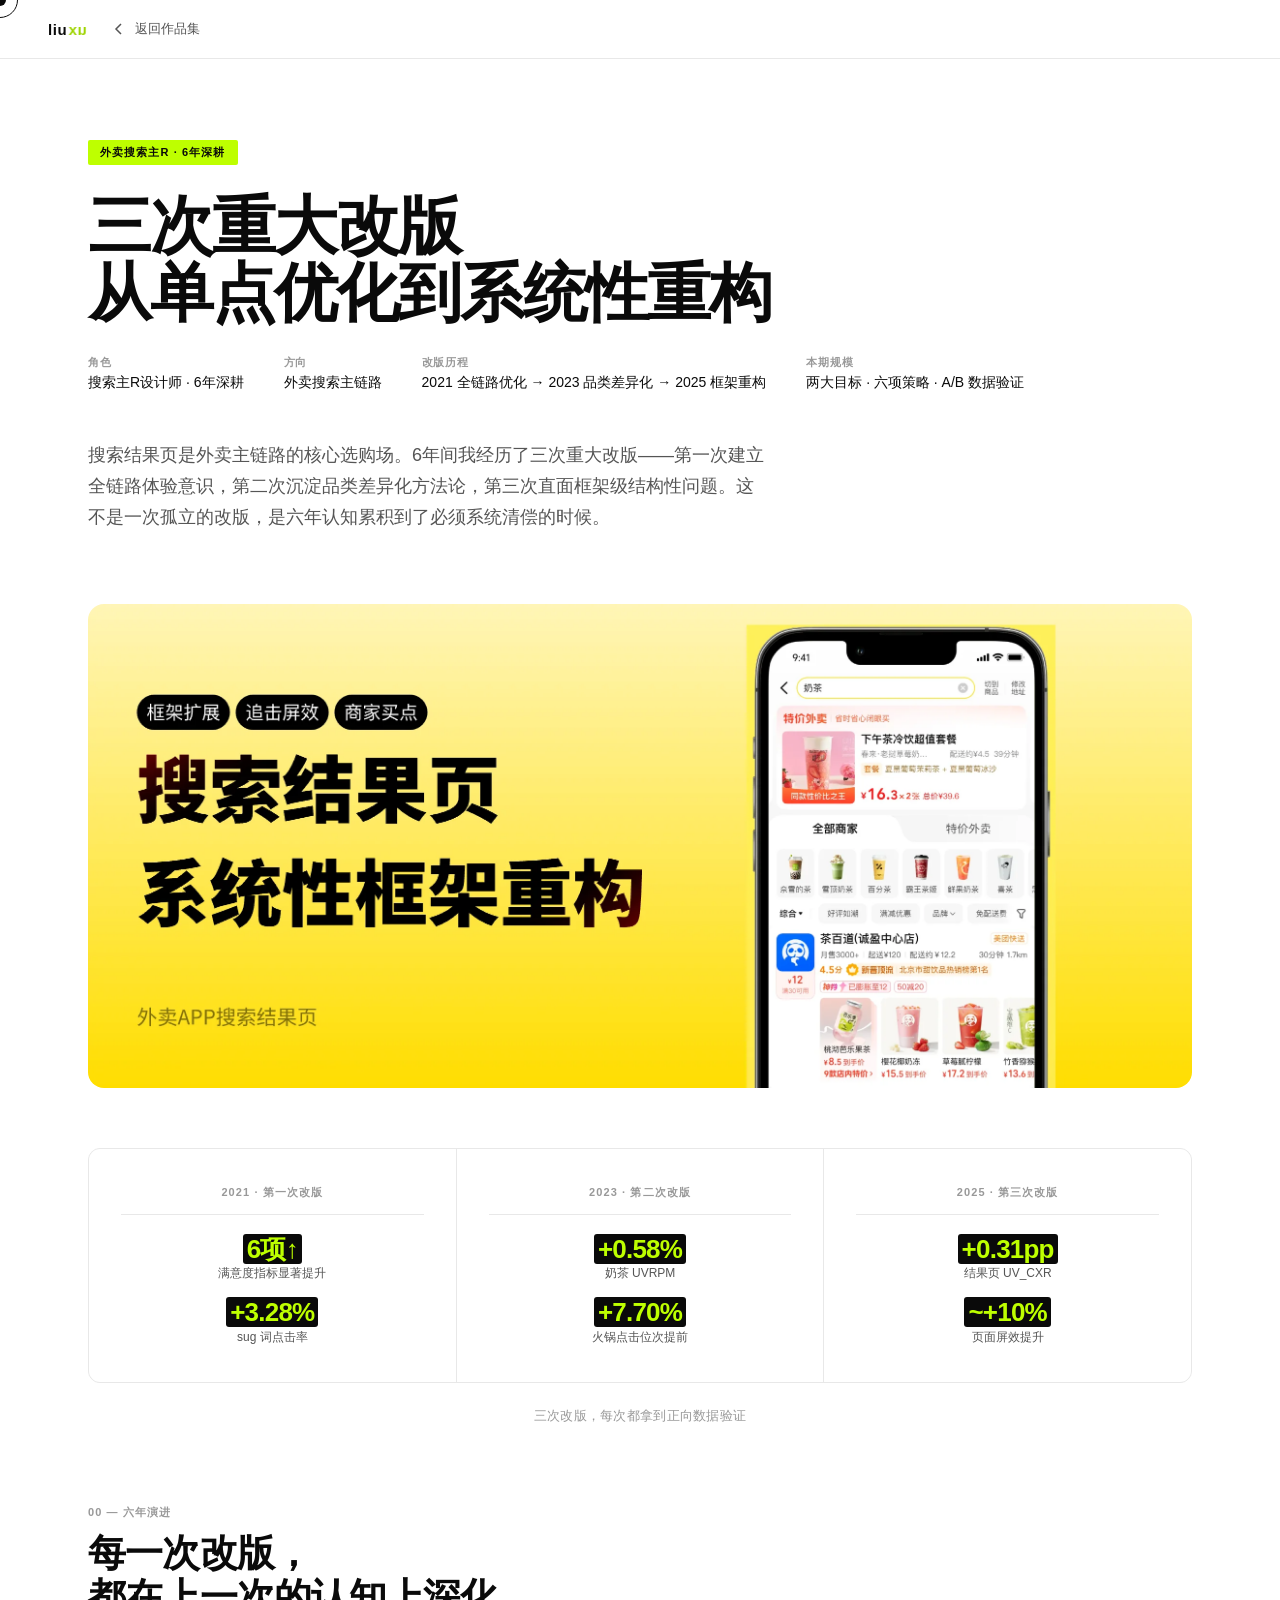
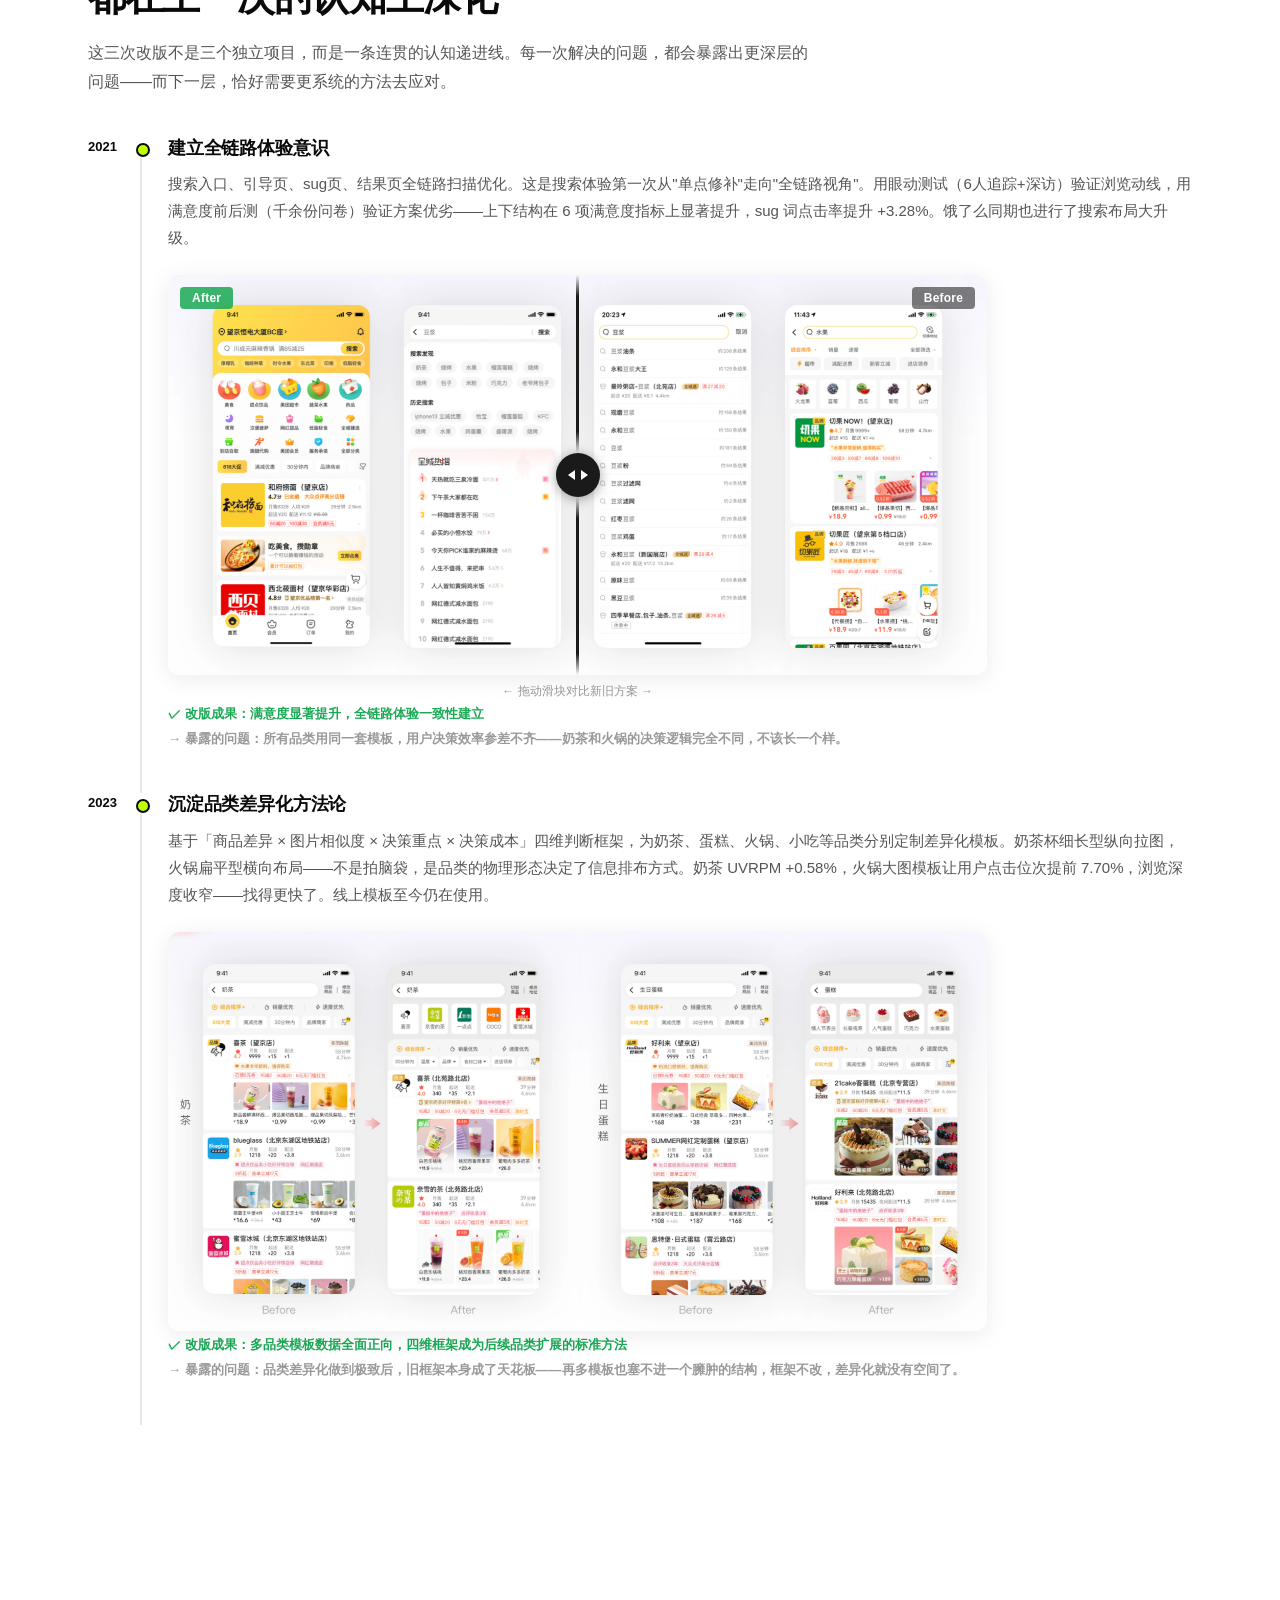
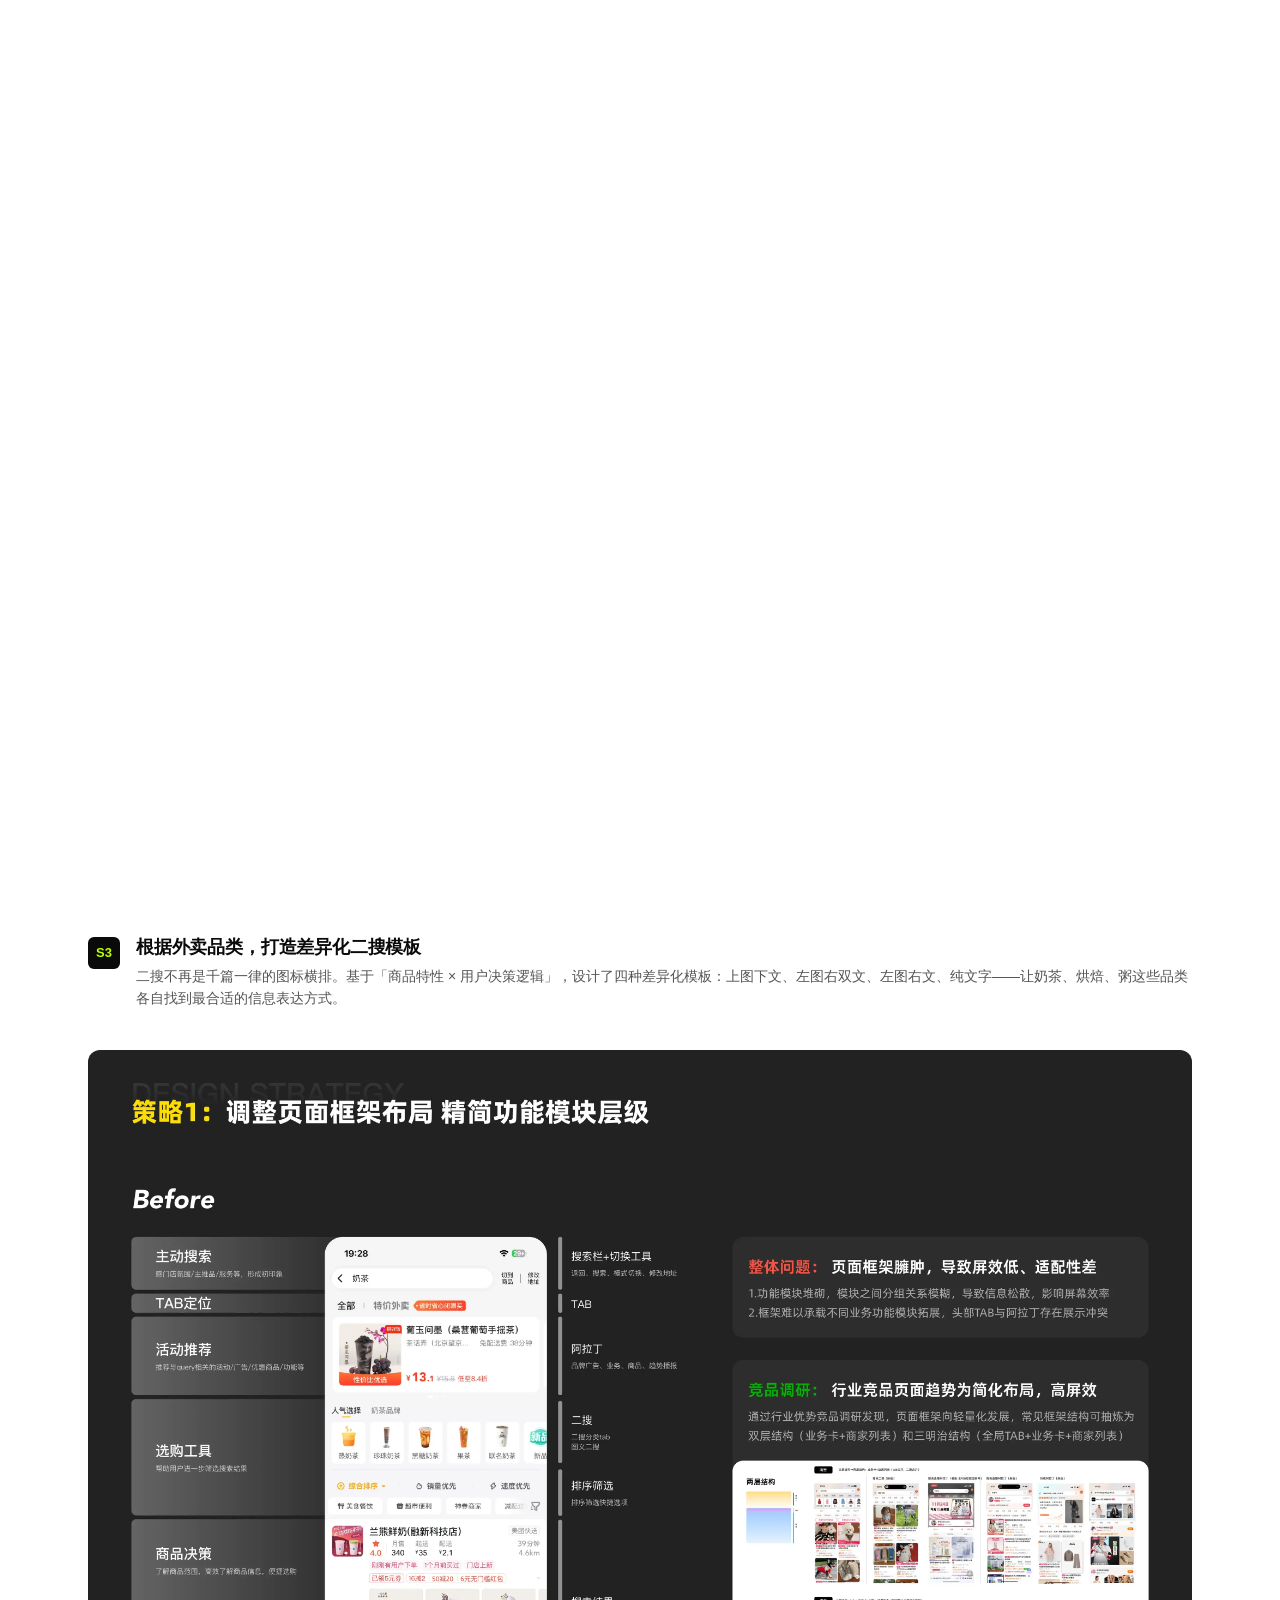
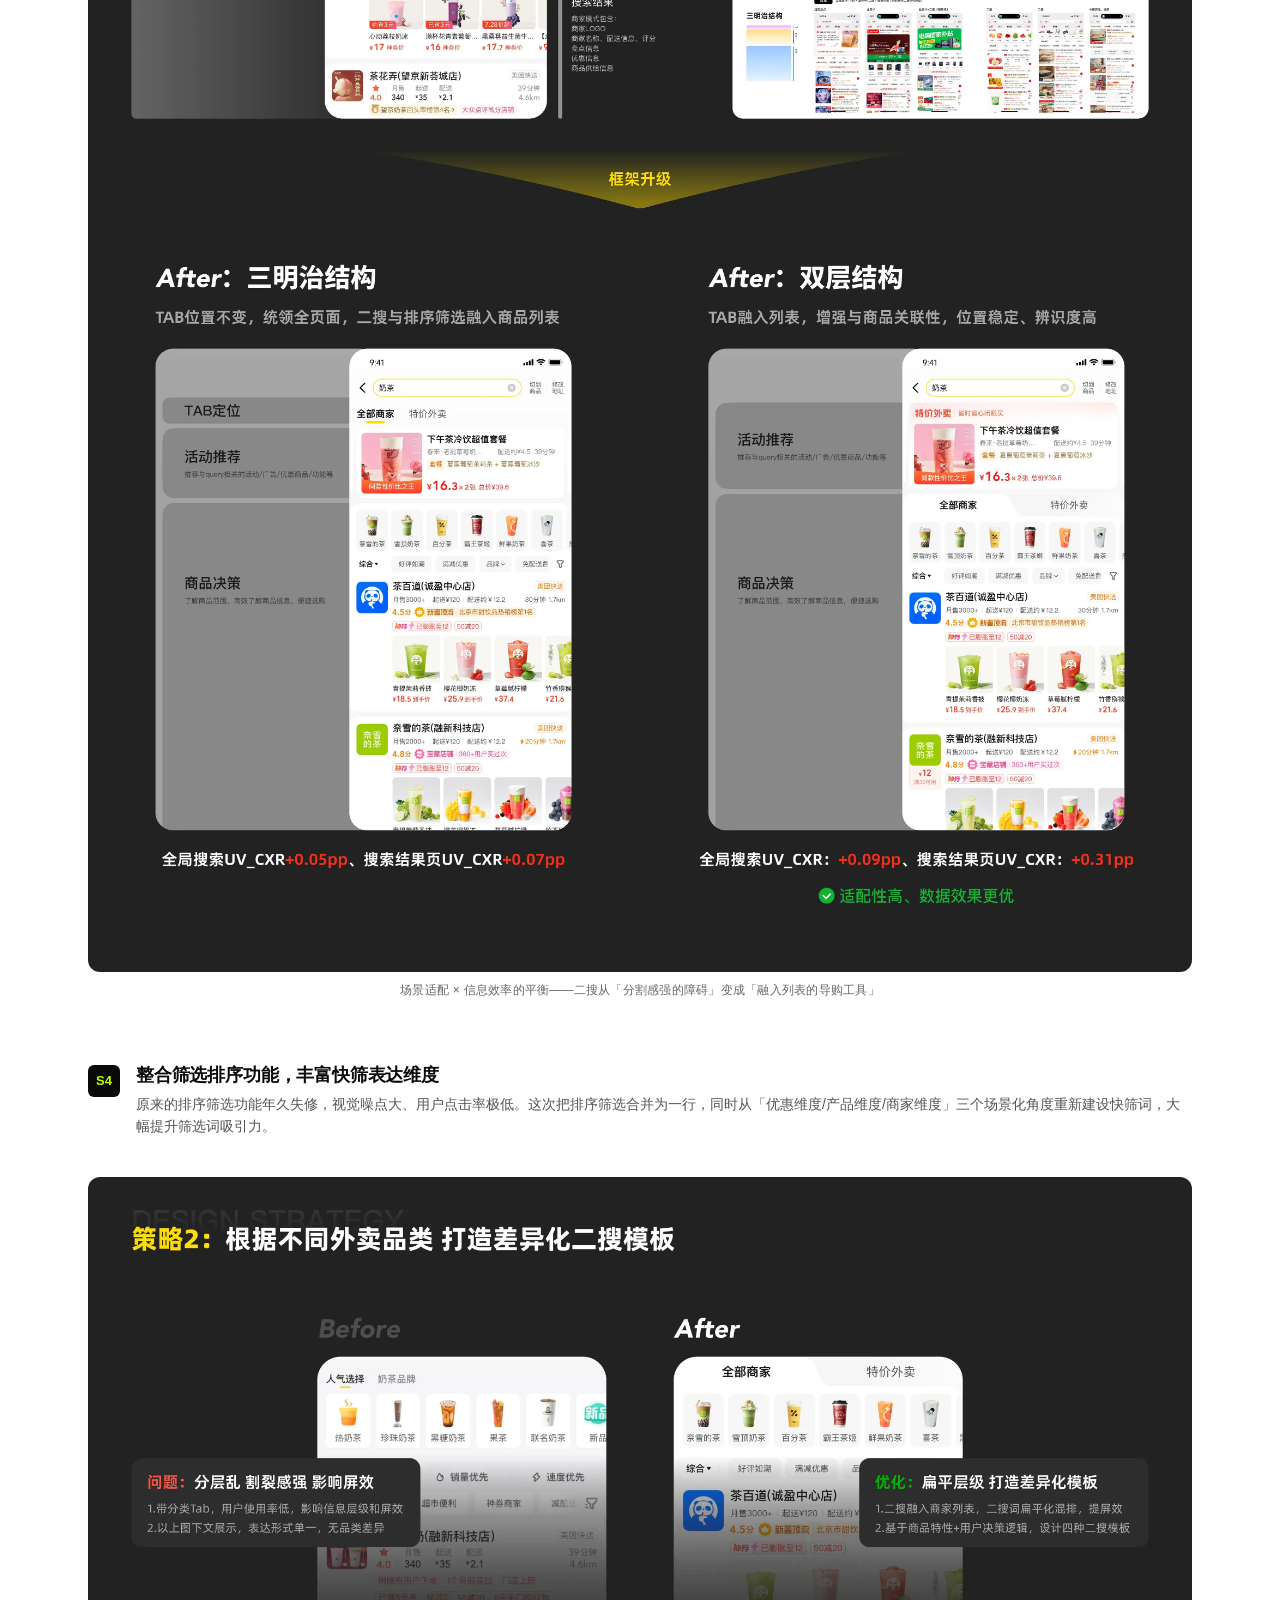
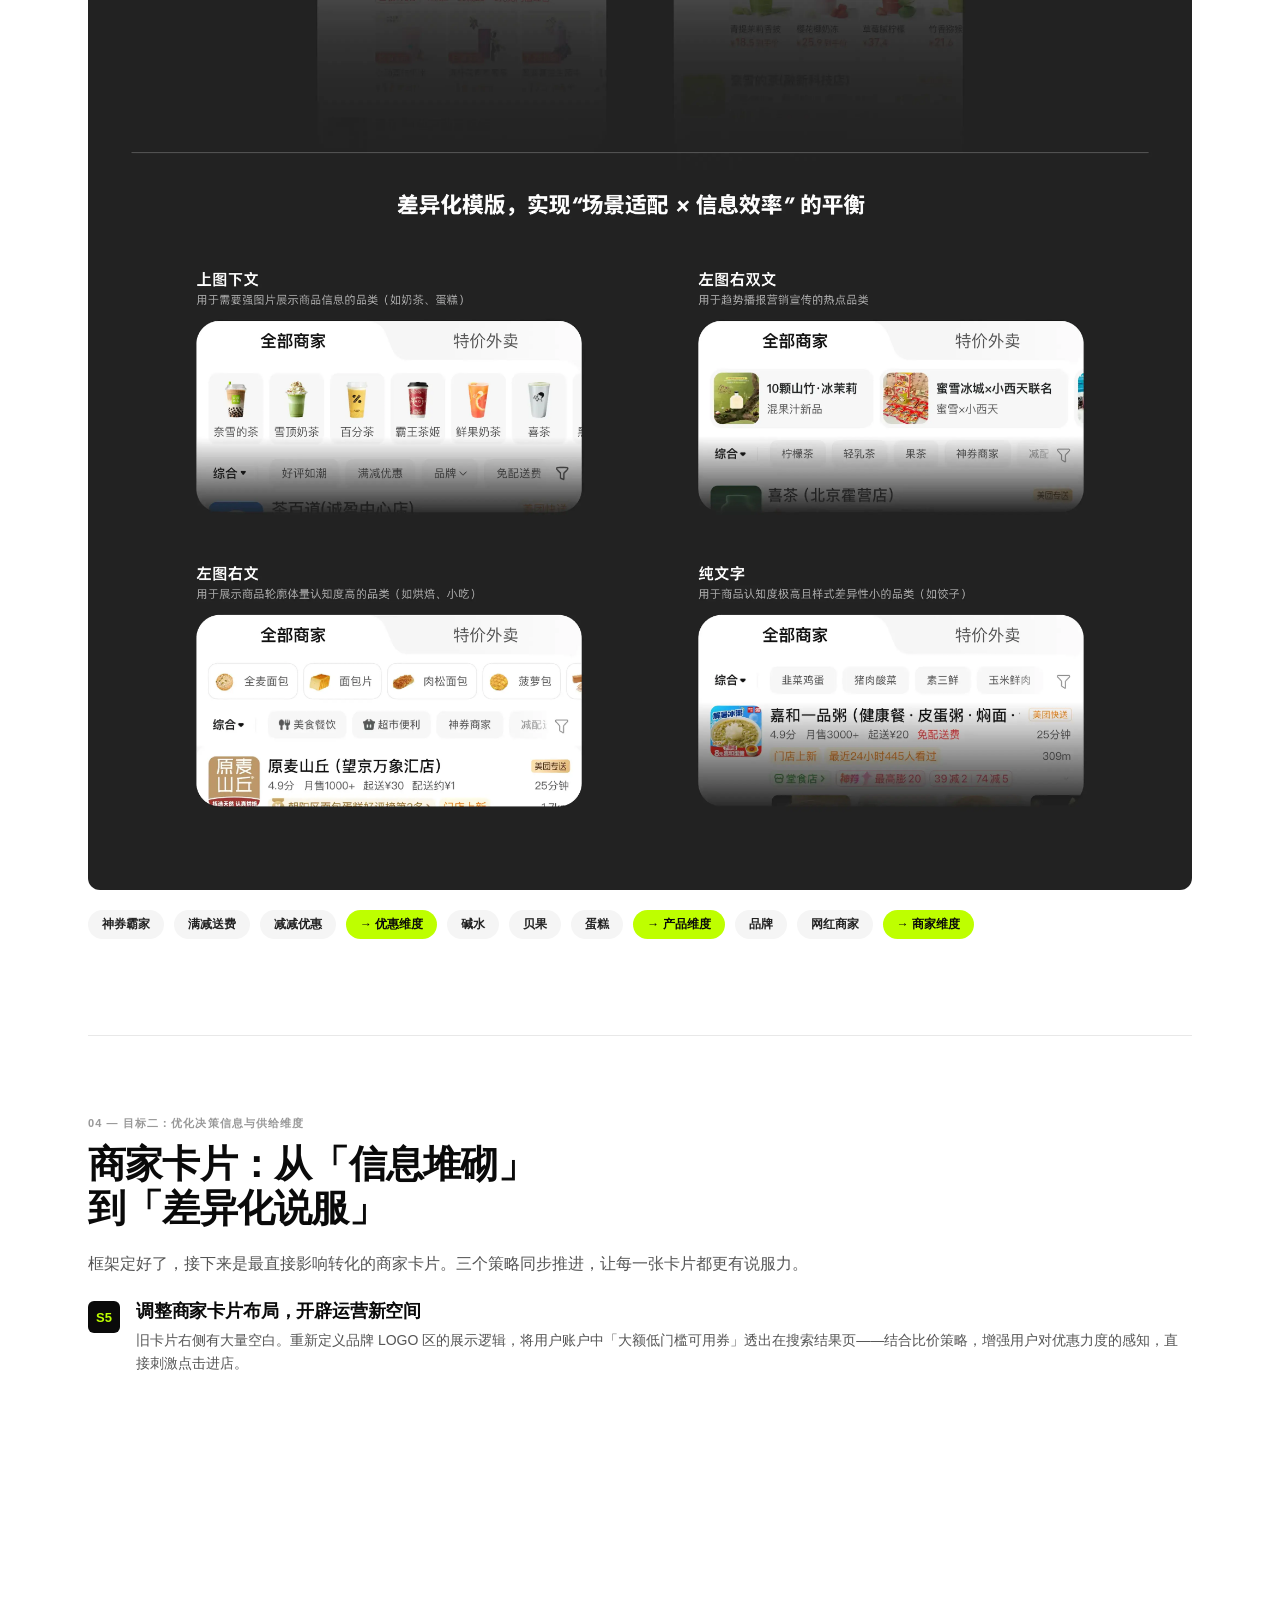
<file: project-01.html>
<!DOCTYPE html>
<html lang="zh-CN">
<head>
  <meta charset="UTF-8">
  <meta name="viewport" content="width=device-width, initial-scale=1.0">
  <title>外卖搜索 · 6年系统性重构 — Liu Xiaohui</title>
  <style>
    :root {
      --accent: #beff00;
      --black: #0a0a0a;
      --white: #ffffff;
      --gray-100: #f5f5f5;
      --gray-200: #e8e8e8;
      --gray-400: #999;
      --gray-600: #555;
      --gray-800: #222;
      --dark: #111111;
      --dark-card: #1a1a1a;
    }

    * { margin: 0; padding: 0; box-sizing: border-box; }
    html { scroll-behavior: smooth; }
    body {
      font-family: 'Helvetica Neue', Helvetica, Arial, sans-serif;
      background: var(--white);
      color: var(--black);
      cursor: none;
    }

    /* ── Custom cursor ── */
    .cursor {
      width: 12px; height: 12px;
      background: var(--black);
      border-radius: 50%;
      position: fixed; pointer-events: none; z-index: 9999;
      transform: translate(-50%, -50%);
      transition: transform 0.1s, width 0.2s, height 0.2s, background 0.2s;
    }
    .cursor-ring {
      width: 36px; height: 36px;
      border: 1.5px solid var(--black);
      border-radius: 50%;
      position: fixed; pointer-events: none; z-index: 9998;
      transform: translate(-50%, -50%);
      transition: transform 0.15s ease-out, width 0.2s, height 0.2s;
    }

    /* ── Nav ── */
    nav {
      position: fixed; top: 0; left: 0; right: 0; z-index: 100;
      display: flex; align-items: center; gap: 24px;
      padding: 20px 48px;
      background: rgba(255,255,255,0.92);
      backdrop-filter: blur(12px);
      border-bottom: 1px solid var(--gray-200);
    }
    .nav-logo {
      font-size: 15px; font-weight: 700; letter-spacing: 0.04em;
      text-decoration: none; color: var(--black);
      display: inline-flex; align-items: baseline; gap: 1px; user-select: none;
    }
    .nav-logo .logo-xh {
      color: #9ed400; display: inline-block;
      transform-style: preserve-3d; perspective: 200px;
    }
    @keyframes xh-to-ux {
      0%   { transform: rotate(0deg) rotateY(0deg); }
      15%  { transform: rotate(-12deg) rotateY(0deg); }
      30%  { transform: rotate(8deg) rotateY(0deg); }
      45%  { transform: rotate(-5deg) rotateY(90deg); }
      60%  { transform: rotate(0deg) rotateY(180deg); }
      80%  { transform: rotate(3deg) rotateY(180deg); }
      100% { transform: rotate(0deg) rotateY(180deg); }
    }
    @keyframes ux-to-xh {
      0%   { transform: rotate(0deg) rotateY(180deg); }
      20%  { transform: rotate(5deg) rotateY(180deg); }
      45%  { transform: rotate(-4deg) rotateY(90deg); }
      65%  { transform: rotate(8deg) rotateY(0deg); }
      80%  { transform: rotate(-5deg) rotateY(0deg); }
      100% { transform: rotate(0deg) rotateY(0deg); }
    }
    .nav-logo .logo-xh.flip-to-ux { animation: xh-to-ux .75s cubic-bezier(.4,0,.2,1) forwards; }
    .nav-logo .logo-xh.flip-to-xh { animation: ux-to-xh .75s cubic-bezier(.4,0,.2,1) forwards; }
    .nav-back {
      display: flex; align-items: center; gap: 8px;
      font-size: 13px; font-weight: 500; color: var(--gray-600);
      text-decoration: none; transition: color 0.2s;
    }
    .nav-back:hover { color: var(--black); }
    .nav-back svg { width: 16px; height: 16px; }

    /* ── Hero ── */
    .hero {
      padding: 140px 48px 72px;
      max-width: 1200px; margin: 0 auto;
    }
    .hero-tag {
      display: inline-block; background: var(--accent);
      color: var(--black); font-size: 11px; font-weight: 700;
      letter-spacing: 0.1em; text-transform: uppercase;
      padding: 5px 12px; border-radius: 2px; margin-bottom: 28px;
    }
    .hero h1 {
      font-size: clamp(36px, 5vw, 72px); font-weight: 800;
      line-height: 1.05; letter-spacing: -0.03em;
      margin-bottom: 28px; max-width: 800px;
    }
    .hero-meta {
      display: flex; gap: 40px; flex-wrap: wrap; margin-bottom: 48px;
    }
    .meta-label {
      font-size: 11px; font-weight: 600; letter-spacing: 0.08em;
      text-transform: uppercase; color: var(--gray-400); margin-bottom: 4px;
    }
    .meta-value { font-size: 14px; font-weight: 500; color: var(--black); }
.hero-desc {
font-size: 18px; line-height: 1.7; color: var(--gray-600); max-width: 680px;
}
.hero-visual {
  max-width: 1200px; margin: 0 auto; padding: 0 48px 60px;
}
.hero-visual img { width: 100%; display: block; border-radius: 16px; }

    /* ── Metrics bar (hero 下方) ── */
    .metrics-bar-wrap {
      max-width: 1200px; margin: 0 auto;
      padding: 0 48px 80px;
    }
    .metrics-bar {
      display: grid; grid-template-columns: repeat(3, 1fr);
      gap: 1px; background: var(--gray-200);
      border: 1px solid var(--gray-200); border-radius: 12px; overflow: hidden;
    }
    .metrics-bar-item {
      background: var(--white);
      padding: 36px 32px; text-align: center;
    }
    .metrics-num {
      font-size: 48px; font-weight: 800; letter-spacing: -0.04em;
      color: var(--black); line-height: 1; margin-bottom: 8px;
    }
    .metrics-num span {
      color: var(--accent); background: var(--black);
      padding: 0 4px; border-radius: 3px;
    }
    .metrics-label {
      font-size: 13px; color: var(--gray-600); font-weight: 500;
    }

    /* ── Content wrapper ── */
    .content {
      max-width: 1200px; margin: 0 auto;
      padding: 0 48px 120px; padding-top: 0;
    }

    /* ── Section ── */
    .section { margin-bottom: 96px; }
    .section-num {
      font-size: 11px; font-weight: 700; letter-spacing: 0.1em;
      text-transform: uppercase; color: var(--gray-400); margin-bottom: 12px;
    }
    .section h2 {
      font-size: clamp(24px, 3vw, 38px); font-weight: 800;
      letter-spacing: -0.02em; margin-bottom: 20px; line-height: 1.15;
    }
    .section > p {
      font-size: 16px; line-height: 1.8; color: var(--gray-600);
      max-width: 720px; margin-bottom: 20px;
    }

    /* ── Full-bleed image (inside content) ── */
    .img-full {
      width: 100%; border-radius: 12px; display: block;
      border: 1px solid var(--gray-200);
      margin-top: 40px;
    }
    .img-full-dark {
      width: 100%; border-radius: 12px; display: block;
      margin-top: 40px; border: none;
    }
    .img-caption {
      font-size: 12px; color: var(--gray-400); margin-top: 10px;
      text-align: center; letter-spacing: 0.02em;
    }

    /* ── Highlight quote ── */
    .highlight {
      border-left: 3px solid var(--accent);
      padding: 20px 24px;
      background: var(--gray-100);
      border-radius: 0 8px 8px 0;
      margin: 28px 0;
    }
    .highlight p {
      font-size: 15px; font-style: italic;
      color: var(--gray-800); margin: 0; line-height: 1.7;
    }

    /* ── Principles grid ── */
    .principles {
      display: grid; grid-template-columns: repeat(3, 1fr);
      gap: 20px; margin-top: 36px;
    }
    .principle-item {
      padding: 28px 24px;
      border: 1px solid var(--gray-200);
      border-radius: 10px;
    }
    .principle-icon { font-size: 22px; margin-bottom: 12px; }
    .principle-item h3 {
      font-size: 16px; font-weight: 700; margin-bottom: 8px;
    }
    .principle-item p {
      font-size: 13px; line-height: 1.6; color: var(--gray-600); margin: 0;
    }

    /* ── AB experiment callout ── */
    .ab-result {
      display: grid; grid-template-columns: 1fr 1fr;
      gap: 20px; margin-top: 40px;
    }
    .ab-card {
      padding: 28px; border-radius: 12px;
      border: 1px solid var(--gray-200);
      position: relative;
    }
    .ab-card.winner {
      border-color: var(--accent);
      background: #f9ffe0;
    }
    .ab-badge {
      position: absolute; top: -12px; left: 24px;
      background: var(--accent); color: var(--black);
      font-size: 10px; font-weight: 800; letter-spacing: 0.08em;
      text-transform: uppercase; padding: 4px 10px; border-radius: 4px;
    }
    .ab-card h4 { font-size: 16px; font-weight: 700; margin-bottom: 8px; }
    .ab-card p { font-size: 13px; color: var(--gray-600); line-height: 1.6; margin: 0 0 12px; }
    .ab-data { font-size: 22px; font-weight: 800; letter-spacing: -0.02em; }
    .ab-data.up { color: #1aaa55; }
    .ab-data.down { color: #e53e3e; }
    .ab-data-label { font-size: 11px; color: var(--gray-400); margin-top: 2px; font-weight: 500; }

    /* ── Strategy strip (numbered) ── */
    .strategy-group { margin-top: 56px; }
    .strategy-group-title {
      font-size: 13px; font-weight: 700; letter-spacing: 0.06em;
      text-transform: uppercase; color: var(--gray-400);
      margin-bottom: 24px;
      padding-bottom: 12px;
      border-bottom: 1px solid var(--gray-200);
    }
    .strategy-item {
      margin-bottom: 64px;
    }
    .strategy-header {
      display: flex; align-items: flex-start; gap: 16px; margin-bottom: 16px;
    }
    .strategy-badge {
      flex-shrink: 0;
      width: 32px; height: 32px;
      background: var(--black); color: var(--accent);
      font-size: 13px; font-weight: 800;
      display: flex; align-items: center; justify-content: center;
      border-radius: 6px; margin-top: 2px;
    }
    .strategy-header-text h3 {
      font-size: 18px; font-weight: 800; margin-bottom: 6px;
      letter-spacing: -0.01em;
    }
    .strategy-header-text p {
      font-size: 14px; color: var(--gray-600); line-height: 1.6; margin: 0;
    }

    /* ── Insight chips ── */
    .insight-chips {
      display: flex; gap: 10px; flex-wrap: wrap; margin-top: 20px;
    }
    .chip {
      padding: 6px 14px;
      background: var(--gray-100);
      border-radius: 20px;
      font-size: 12px; font-weight: 600; color: var(--gray-800);
    }
    .chip.accent { background: var(--accent); color: var(--black); }

    /* ── Takeaway box ── */
    .takeaway {
      display: flex; align-items: flex-start; gap: 16px;
      padding: 20px 24px;
      background: var(--gray-100);
      border-left: 3px solid var(--accent);
      border-radius: 0 8px 8px 0;
      margin-top: 32px;
    }
    .takeaway-icon { font-size: 18px; flex-shrink: 0; margin-top: 2px; }
    .takeaway p {
      font-size: 14px; color: var(--gray-800);
      line-height: 1.7; margin: 0;
    }
    .takeaway strong { color: var(--black); font-weight: 700; }

    /* ── Reflections (final section) ── */
    .two-col {
      display: grid; grid-template-columns: repeat(2, 1fr);
      gap: 16px; margin-top: 32px;
    }
    .card {
      background: var(--gray-100); border-radius: 12px; padding: 28px;
      position: relative; transition: background 0.2s;
    }
    .card:hover { background: var(--gray-100); }
    .card-num {
      display: inline-block;
      background: var(--accent);
      color: var(--black);
      font-size: 18px; font-weight: 900;
      padding: 3px 10px; border-radius: 4px;
      letter-spacing: 0.02em;
      margin-bottom: 14px;
      line-height: 1.2;
    }
    .card h4 { font-size: 20px; font-weight: 800; margin-bottom: 12px; letter-spacing: -0.02em; line-height: 1.3; color: var(--black); }
    .card p { font-size: 15px; line-height: 1.75; color: var(--gray-600); margin: 0; }
    .card .kw {
      color: var(--black);
      font-weight: 700;
      border-bottom: 2px solid var(--accent);
      border-radius: 2px;
      padding: 0 1px;
      transition: background 0.2s, border-color 0.2s;
      cursor: default;
    }
    .card:hover .kw {
      color: var(--black);
      font-weight: 700;
      border-bottom-color: transparent;
      background: var(--accent);
    }

    /* ── Footer nav ── */
    .footer-nav {
      border-top: 1px solid var(--gray-200); padding: 48px;
      display: flex; justify-content: space-between; align-items: center;
      max-width: 1200px; margin: 0 auto;
    }
    .footer-nav a {
      display: flex; align-items: center; gap: 8px;
      font-size: 14px; font-weight: 600; color: var(--black);
      text-decoration: none; transition: opacity 0.2s;
    }
    .footer-nav a:hover { opacity: 0.6; }
    .footer-nav .next-label {
      font-size: 11px; font-weight: 600; letter-spacing: 0.08em;
      text-transform: uppercase; color: var(--gray-400);
      display: block; margin-bottom: 4px;
    }

    /* ── Reveal ── */
    .reveal {
      opacity: 0; transform: translateY(24px);
      transition: opacity 0.6s ease, transform 0.6s ease;
    }
    .reveal.visible { opacity: 1; transform: translateY(0); }

    /* ── Divider ── */
    .divider {
      height: 1px; background: var(--gray-200);
      margin: 80px 0;
    }

    /* ── Responsive ── */
    @media (max-width: 768px) {
      nav { padding: 16px 24px; }
      .hero { padding: 100px 24px 56px; }
      .metrics-bar-wrap { padding: 0 24px 64px; }
      .metrics-bar { grid-template-columns: 1fr; }
      .content { padding: 0 24px 80px; }
      .principles { grid-template-columns: 1fr; }
      .ab-result { grid-template-columns: 1fr; }
      .two-col { grid-template-columns: 1fr; }
      .footer-nav { padding: 32px 24px; flex-direction: column; gap: 24px; }
      .timeline-node { padding-left: 60px; }
      .timeline-node::before { left: 36px; }
      .timeline-node:not(:last-child)::after { left: 40px; }
      .metrics-point-num { font-size: 22px; }
    }
  
    /* ── Image Loading Placeholder ── */
    img[loading="lazy"] {
      background: linear-gradient(90deg, #f0f0f0 25%, #e0e0e0 50%, #f0f0f0 75%);
      background-size: 200% 100%;
      animation: shimmer 1.5s infinite;
      min-height: 200px;
    }
    img[loading="lazy"].loaded {
      animation: none;
      background: none;
      min-height: unset;
    }
    /* Dark variant for dark-bg sections */
    .section-img-dark[loading="lazy"],
    .img-full-dark[loading="lazy"] {
      background: linear-gradient(90deg, #1a1a1a 25%, #2a2a2a 50%, #1a1a1a 75%);
      background-size: 200% 100%;
    }
    @keyframes shimmer {
      0% { background-position: -200% 0; }
      100% { background-position: 200% 0; }
    }
    /* Video placeholder */
    video:not(.loaded) {
      background: linear-gradient(90deg, #1a1a1a 25%, #2a2a2a 50%, #1a1a1a 75%);
      background-size: 200% 100%;
      animation: shimmer 1.5s infinite;
      min-height: 300px;
      border-radius: 12px;
    }
    video.loaded {
      animation: none;
      background: none;
      min-height: unset;
    }

    /* ── Metrics comparison (3 versions) ── */
    .metrics-version {
      font-size: 11px; font-weight: 700; letter-spacing: 0.1em;
      text-transform: uppercase; color: var(--gray-400);
      margin-bottom: 20px; padding-bottom: 14px;
      border-bottom: 1px solid var(--gray-200);
    }
    .metrics-point { margin-bottom: 16px; }
    .metrics-point:last-child { margin-bottom: 0; }
    .metrics-point-num {
      font-size: 26px; font-weight: 800; letter-spacing: -0.03em;
      color: var(--black); line-height: 1.1; margin-bottom: 2px;
    }
    .metrics-point-num span {
      color: var(--accent); background: var(--black);
      padding: 0 4px; border-radius: 3px;
    }
    .metrics-point-label {
      font-size: 12px; color: var(--gray-600); font-weight: 500;
    }
    .metrics-footnote {
      text-align: center; font-size: 13px; color: var(--gray-400);
      font-weight: 500; margin-top: 24px; letter-spacing: 0.02em;
    }

    /* ── Timeline (Section 00) ── */
    .timeline { margin-top: 40px; }
    .timeline-node {
      position: relative; padding-left: 80px; padding-bottom: 44px;
    }
    .timeline-node:last-child { padding-bottom: 0; }
    .timeline-node::before {
      content: ''; position: absolute; left: 48px; top: 6px;
      width: 10px; height: 10px; border-radius: 50%;
      background: var(--accent); border: 2px solid var(--black); z-index: 1;
    }
    .timeline-node:not(:last-child)::after {
      content: ''; position: absolute; left: 52px; top: 20px;
      width: 2px; bottom: 0; background: var(--gray-200);
    }
    .timeline-year {
      position: absolute; left: 0; top: 2px;
      font-size: 13px; font-weight: 800; color: var(--black);
    }
    .timeline-title {
      font-size: 18px; font-weight: 800; margin-bottom: 10px;
      letter-spacing: -0.01em; line-height: 1.3;
    }
    .timeline-body {
      font-size: 15px; line-height: 1.8; color: var(--gray-600);
      margin-bottom: 12px;
    }
    .timeline-result {
      font-size: 13px; font-weight: 600; line-height: 1.6;
      margin-top: 4px;
    }
    .timeline-result.outcome { color: #1aaa55; }
    .timeline-result.problem { color: var(--gray-400); }

    /* Image Comparison Slider */
    .compare-slider { max-width: 80%; }
    .compare-container {
      position: relative; width: 100%; overflow: hidden;
      border-radius: 12px; cursor: ew-resize;
      box-shadow: 0 4px 24px rgba(0,0,0,.08);
    }
    .compare-img { width: 100%; display: block; }
    .compare-old-wrap {
      position: absolute; top: 0; right: 0; width: 50%; height: 100%;
      overflow: hidden;
    }
    .compare-old-wrap .compare-old {
      position: absolute; top: 0; right: 0; width: auto; height: 100%;
      min-width: 100%;
      object-fit: cover; object-position: right top;
    }
    /* 新/旧角标 */
    .compare-tag {
      position: absolute; top: 12px; padding: 4px 12px;
      font-size: 12px; font-weight: 700; border-radius: 4px;
      z-index: 3; letter-spacing: 0.02em;
    }
    .compare-tag-new { left: 12px; background: rgba(26,170,85,.85); color: #fff; }
    .compare-tag-old { right: 12px; background: rgba(0,0,0,.5); color: #fff; }
    .compare-handle {
      position: absolute; top: 0; left: 50%; height: 100%;
      display: flex; flex-direction: column; align-items: center;
      transform: translateX(-50%); pointer-events: none; z-index: 4;
    }
    .compare-line {
      flex: 1; width: 3px; background: #1a1a1a;
      box-shadow: 0 0 6px rgba(0,0,0,.4);
      mask-image: linear-gradient(to bottom, transparent 0%, #000 12%, #000 88%, transparent 100%);
      -webkit-mask-image: linear-gradient(to bottom, transparent 0%, #000 12%, #000 88%, transparent 100%);
    }
    .compare-btn {
      width: 44px; height: 44px; border-radius: 50%;
      background: #1a1a1a; box-shadow: 0 2px 12px rgba(0,0,0,.35);
      display: flex; align-items: center; justify-content: center;
      gap: 2px; flex-shrink: 0;
      transition: transform .2s;
    }
    .compare-container:hover .compare-btn { transform: scale(1.1); }
    .compare-arrow {
      display: block; width: 0; height: 0;
      border-top: 5px solid transparent;
      border-bottom: 5px solid transparent;
    }
    .compare-arrow.left { border-right: 7px solid #fff; margin-right: 2px; }
    .compare-arrow.right { border-left: 7px solid #fff; margin-left: 2px; }
    .compare-labels {
      display: flex; justify-content: space-between;
      margin-top: 10px; font-size: 13px; color: var(--gray-400); font-weight: 600;
    }
    /* 初次进入时滑块微动画提示 */
    @keyframes compare-hint {
      0%, 100% { left: 50%; }
      30% { left: 45%; }
      60% { left: 55%; }
    }
    .compare-handle.hint-anim {
      animation: compare-hint 1.2s ease-in-out 1;
    }

    /* 第二次改版静态图 */
    .compare-static { max-width: 80%; }
    .compare-static-img {
      width: 100%; border-radius: 12px; display: block;
      box-shadow: 0 4px 24px rgba(0,0,0,.08);
    }

    @media (max-width: 600px) {
      .compare-slider, .compare-static { max-width: 100%; }
    }

  </style>
</head>
<body>

  <div class="cursor" id="cursor"></div>
  <div class="cursor-ring" id="cursorRing"></div>

  <nav>
    <a href="index.html" class="nav-logo" id="nav-logo">liu<span class="logo-xh" id="logo-xh">xh</span></a>
    <a href="index.html" class="nav-back">
      <svg viewBox="0 0 16 16" fill="none" stroke="currentColor" stroke-width="1.5">
        <path d="M10 3L5 8l5 5"/>
      </svg>
      返回作品集
    </a>
  </nav>

  <!-- ① HERO -->
  <section class="hero">
<div class="hero-tag reveal">外卖搜索主R · 6年深耕</div>
<h1 class="reveal">三次重大改版<br>从单点优化到系统性重构</h1>
    <div class="hero-meta reveal">
      <div class="meta-item">
        <div class="meta-label">角色</div>
        <div class="meta-value">搜索主R设计师 · 6年深耕</div>
      </div>
      <div class="meta-item">
        <div class="meta-label">方向</div>
        <div class="meta-value">外卖搜索主链路</div>
      </div>
      <div class="meta-item">
        <div class="meta-label">改版历程</div>
        <div class="meta-value">2021 全链路优化 → 2023 品类差异化 → 2025 框架重构</div>
      </div>
      <div class="meta-item">
        <div class="meta-label">本期规模</div>
        <div class="meta-value">两大目标 · 六项策略 · A/B 数据验证</div>
      </div>
    </div>
    <p class="hero-desc reveal">搜索结果页是外卖主链路的核心选购场。6年间我经历了三次重大改版——第一次建立全链路体验意识，第二次沉淀品类差异化方法论，第三次直面框架级结构性问题。这不是一次孤立的改版，是六年认知累积到了必须系统清偿的时候。</p>
  </section>

  <!-- HERO VISUAL -->
  <div class="hero-visual reveal">
    <img loading="lazy" src="s1-cover.webp" alt="搜索结果页系统性框架重构封面">
  </div>

  <!-- ② METRICS BAR -->
  <div class="metrics-bar-wrap reveal">
  <div class="metrics-bar">
    <div class="metrics-bar-item">
      <div class="metrics-version">2021 · 第一次改版</div>
      <div class="metrics-point">
        <div class="metrics-point-num"><span>6项↑</span></div>
        <div class="metrics-point-label">满意度指标显著提升</div>
      </div>
      <div class="metrics-point">
        <div class="metrics-point-num"><span>+3.28%</span></div>
        <div class="metrics-point-label">sug 词点击率</div>
      </div>
    </div>
    <div class="metrics-bar-item">
      <div class="metrics-version">2023 · 第二次改版</div>
      <div class="metrics-point">
        <div class="metrics-point-num"><span>+0.58%</span></div>
        <div class="metrics-point-label">奶茶 UVRPM</div>
      </div>
      <div class="metrics-point">
        <div class="metrics-point-num"><span>+7.70%</span></div>
        <div class="metrics-point-label">火锅点击位次提前</div>
      </div>
    </div>
    <div class="metrics-bar-item">
      <div class="metrics-version">2025 · 第三次改版</div>
      <div class="metrics-point">
        <div class="metrics-point-num"><span>+0.31pp</span></div>
        <div class="metrics-point-label">结果页 UV_CXR</div>
      </div>
      <div class="metrics-point">
        <div class="metrics-point-num"><span>~+10%</span></div>
        <div class="metrics-point-label">页面屏效提升</div>
      </div>
    </div>
  </div>
  <div class="metrics-footnote">三次改版，每次都拿到正向数据验证</div>
  </div>

  <!-- MAIN CONTENT -->
  <div class="content">

    <!-- ⓪ 六年演进 -->
    <div class="section">
      <div class="section-num reveal">00 — 六年演进</div>
      <h2 class="reveal">每一次改版，<br>都在上一次的认知上深化</h2>
      <p class="reveal">这三次改版不是三个独立项目，而是一条连贯的认知递进线。每一次解决的问题，都会暴露出更深层的问题——而下一层，恰好需要更系统的方法去应对。</p>
      <div class="timeline">
        <div class="timeline-node reveal">
          <div class="timeline-year">2021</div>
          <div class="timeline-title">建立全链路体验意识</div>
          <div class="timeline-body">搜索入口、引导页、sug页、结果页全链路扫描优化。这是搜索体验第一次从"单点修补"走向"全链路视角"。用眼动测试（6人追踪+深访）验证浏览动线，用满意度前后测（千余份问卷）验证方案优劣——上下结构在 6 项满意度指标上显著提升，sug 词点击率提升 +3.28%。饿了么同期也进行了搜索布局大升级。</div>
          <!-- 第一次改版：新旧方案对比滑块 -->
          <div class="compare-slider reveal" style="margin-top:24px;">
            <div class="compare-container">
              <span class="compare-tag compare-tag-new">After</span>
              <span class="compare-tag compare-tag-old">Before</span>
              <img src="compare-v1-new.webp" alt="2021改版新方案" class="compare-img compare-new">
              <div class="compare-old-wrap">
                <img src="compare-v1-old.webp" alt="2021改版旧方案" class="compare-img compare-old">
              </div>
              <div class="compare-handle hint-anim">
                <div class="compare-line"></div>
                <div class="compare-btn"><span class="compare-arrow left"></span><span class="compare-arrow right"></span></div>
                <div class="compare-line"></div>
              </div>
            </div>
            <p style="margin-top:8px; font-size:12px; color:var(--gray-400); text-align:center;">← 拖动滑块对比新旧方案 →</p>
          </div>
          <div class="timeline-result outcome">✓ 改版成果：满意度显著提升，全链路体验一致性建立</div>
          <div class="timeline-result problem">→ 暴露的问题：所有品类用同一套模板，用户决策效率参差不齐——奶茶和火锅的决策逻辑完全不同，不该长一个样。</div>
        </div>
        <div class="timeline-node reveal">
          <div class="timeline-year">2023</div>
          <div class="timeline-title">沉淀品类差异化方法论</div>
          <div class="timeline-body">基于「商品差异 × 图片相似度 × 决策重点 × 决策成本」四维判断框架，为奶茶、蛋糕、火锅、小吃等品类分别定制差异化模板。奶茶杯细长型纵向拉图，火锅扁平型横向布局——不是拍脑袋，是品类的物理形态决定了信息排布方式。奶茶 UVRPM +0.58%，火锅大图模板让用户点击位次提前 7.70%，浏览深度收窄——找得更快了。线上模板至今仍在使用。</div>
          <!-- 第二次改版：品类差异化静态展示 -->
          <div class="compare-static reveal" style="margin-top:24px;">
            <img src="compare-v2-static.webp" alt="品类差异化模板 Before/After" class="compare-static-img" loading="lazy">
          </div>
          <div class="timeline-result outcome">✓ 改版成果：多品类模板数据全面正向，四维框架成为后续品类扩展的标准方法</div>
          <div class="timeline-result problem">→ 暴露的问题：品类差异化做到极致后，旧框架本身成了天花板——再多模板也塞不进一个臃肿的结构，框架不改，差异化就没有空间了。</div>
        </div>
        <div class="timeline-node reveal">
          <div class="timeline-year">2025</div>
          <div class="timeline-title">系统性框架重构</div>
          <div class="timeline-body">当框架成为天花板，就是系统性重构的时候。这次不是加模板，而是拆掉重建——从框架布局到信息架构到供给逻辑，6 个策略相互咬合，一次清偿。</div>
        </div>
      </div>
      <p class="reveal" style="font-size: 15px; color: var(--gray-600); font-style: italic; margin-top: 36px;">以下展开第三次改版的完整过程。</p>
    </div>

    <div class="divider"></div>

    <!-- ③ 问题定位 -->
    <div class="section">
      <div class="section-num reveal">01 — 问题定位</div>
      <h2 class="reveal">四个结构性问题，<br>让页面走到了改版的临界点</h2>
      <p class="reveal">改版前我们结合各模块线上数据 + 专家走查，梳理出的不是孤立的体验问题，而是相互咬合的结构矛盾——框架撑不住业务扩张，工具留不住用户决策，商家卡片拉不开差异化。</p>
      <img loading="lazy" src="s0-problem.webp" alt="问题定位：四大结构性问题拆解" class="img-full reveal">
      <p class="img-caption reveal">整体问题 / 二搜 / 选购工具 / 商家列表——四层问题形成闭环，单点修补无效</p>
    </div>

    <div class="divider"></div>

    <!-- ④ 设计北极星 -->
    <div class="section reveal">
      <div class="section-num">02 — 设计北极星</div>
      <h2>理想搜索结果页，<br>需要同时满足三个条件</h2>
      <div class="highlight">
        <p>效率、兼容性、可扩展性——这三个维度不是口号，是在改版过程中每一个取舍时都会回头对照的标准。</p>
      </div>
      <div class="principles">
        <div class="principle-item">
          <div class="principle-icon">⚡</div>
          <h3>效率</h3>
          <p>呈现用户需要的所有内容，做到详略得当。核心决策信息突出，噪音信息降噪，不让用户多想一步。</p>
        </div>
        <div class="principle-item">
          <div class="principle-icon">🔗</div>
          <h3>兼容性</h3>
          <p>多类供给可兼容且合理分布，多种动线可丝滑转换。新框架要能同时承载餐饮、奶茶、超市等不同场景。</p>
        </div>
        <div class="principle-item">
          <div class="principle-icon">📐</div>
          <h3>可扩展性</h3>
          <p>未来增加新模块，可在当前框架中无痛扩展。不能改完又形成新的技术债，这是对未来自己的承诺。</p>
        </div>
      </div>
    </div>

    <div class="divider"></div>

    <!-- ⑤ 目标1：框架重构 -->
    <div class="section">
      <div class="section-num reveal">03 — 目标一：升级框架结构</div>
      <h2 class="reveal">最难的决策：<br>用数据否定了「显而易见」的方案</h2>
      <p class="reveal">框架是一切的地基。我们提出了两套方案——三明治结构和双层结构，分别跑了 A/B 实验。</p>

      <!-- 策略1：框架 -->
      <div class="strategy-item reveal">
        <div class="strategy-header">
          <div class="strategy-badge">S1</div>
          <div class="strategy-header-text">
            <h3>调整页面框架布局，精简功能模块层级</h3>
            <p>按亲密性原则合并同类模块，简化信息层级，确保页面呈现的节奏感与连贯性。</p>
          </div>
        </div>
        <img loading="lazy" src="s1-framework.webp" alt="策略1：框架布局调整——三明治 vs 双层框架 A/B 实验" class="img-full-dark reveal">

        <div class="ab-result reveal">
          <div class="ab-card">
            <h4>方案 A：三明治结构</h4>
            <p>TAB置顶，阿拉丁在二搜上方，与商品列表分离。直觉上更「清晰」。</p>
            <div class="ab-data down">-0.01pp</div>
            <div class="ab-data-label">全局搜索 UV_CXR</div>
          </div>
          <div class="ab-card winner">
            <div class="ab-badge">数据胜出</div>
            <h4>方案 B：双层结构</h4>
            <p>TAB融入列表，二搜融合商家列表，层级更扁平。看起来「更密」，但用户反而更顺畅。</p>
            <div class="ab-data up">+0.09pp</div>
            <div class="ab-data-label">全局搜索 UV_CXR</div>
          </div>
        </div>
        <div class="takeaway reveal">
          <div class="takeaway-icon">💡</div>
          <p>反直觉的结论：视觉上「更整洁」的三明治结构数据反而更差。<strong>双层结构减少了用户在 TAB 和内容区之间的视线跳跃</strong>，扁平的层级反而提升了连贯性。数据驱动设计决策，而不是美学驱动。</p>
        </div>
      </div>

      <!-- 策略2：框架-阿拉丁 -->
      <div class="strategy-item reveal">
        <div class="strategy-header">
          <div class="strategy-badge">S2</div>
          <div class="strategy-header-text">
            <h3>新框架同步解决阿拉丁与头部的冲突问题</h3>
            <p>旧框架下，广告阿拉丁、特价阿拉丁、趋势播报等多类阿拉丁与头部 TAB 存在严重的展示冲突，新框架在结构上根治了这个问题。</p>
          </div>
        </div>
        <img loading="lazy" src="s1-framework-aladdin.webp" alt="新框架适配三类阿拉丁" class="img-full reveal">
        <p class="img-caption reveal">特价外卖阿拉丁 / 广告阿拉丁 / 趋势播报阿拉丁——三种形态在新框架下均可无痛承载</p>
      </div>

      <!-- 策略3：二搜 -->
      <div class="strategy-item reveal">
        <div class="strategy-header">
          <div class="strategy-badge">S3</div>
          <div class="strategy-header-text">
            <h3>根据外卖品类，打造差异化二搜模板</h3>
            <p>二搜不再是千篇一律的图标横排。基于「商品特性 × 用户决策逻辑」，设计了四种差异化模板：上图下文、左图右双文、左图右文、纯文字——让奶茶、烘焙、粥这些品类各自找到最合适的信息表达方式。</p>
          </div>
        </div>
        <img loading="lazy" src="s1-secondary-search.webp" alt="差异化二搜模板：四种品类适配方案" class="img-full-dark reveal">
        <p class="img-caption reveal" style="color: #666;">场景适配 × 信息效率的平衡——二搜从「分割感强的障碍」变成「融入列表的导购工具」</p>
      </div>

      <!-- 策略4：筛选排序 -->
      <div class="strategy-item reveal">
        <div class="strategy-header">
          <div class="strategy-badge">S4</div>
          <div class="strategy-header-text">
            <h3>整合筛选排序功能，丰富快筛表达维度</h3>
            <p>原来的排序筛选功能年久失修，视觉噪点大、用户点击率极低。这次把排序筛选合并为一行，同时从「优惠维度/产品维度/商家维度」三个场景化角度重新建设快筛词，大幅提升筛选词吸引力。</p>
          </div>
        </div>
        <img loading="lazy" src="s1-filter.webp" alt="筛选排序功能整合升级" class="img-full-dark reveal">
        <div class="insight-chips reveal">
          <div class="chip">神券霸家</div>
          <div class="chip">满减送费</div>
          <div class="chip">减减优惠</div>
          <div class="chip accent">→ 优惠维度</div>
          <div class="chip">碱水</div>
          <div class="chip">贝果</div>
          <div class="chip">蛋糕</div>
          <div class="chip accent">→ 产品维度</div>
          <div class="chip">品牌</div>
          <div class="chip">网红商家</div>
          <div class="chip accent">→ 商家维度</div>
        </div>
      </div>
    </div>

    <div class="divider"></div>

    <!-- ⑥ 目标2：决策信息 & 供给 -->
    <div class="section">
      <div class="section-num reveal">04 — 目标二：优化决策信息与供给维度</div>
      <h2 class="reveal">商家卡片：从「信息堆砌」<br>到「差异化说服」</h2>
      <p class="reveal">框架定好了，接下来是最直接影响转化的商家卡片。三个策略同步推进，让每一张卡片都更有说服力。</p>

      <!-- 策略5：卡片布局 -->
      <div class="strategy-item reveal">
        <div class="strategy-header">
          <div class="strategy-badge">S5</div>
          <div class="strategy-header-text">
            <h3>调整商家卡片布局，开辟运营新空间</h3>
            <p>旧卡片右侧有大量空白。重新定义品牌 LOGO 区的展示逻辑，将用户账户中「大额低门槛可用券」透出在搜索结果页——结合比价策略，增强用户对优惠力度的感知，直接刺激点击进店。</p>
          </div>
        </div>
        <img loading="lazy" src="s2-card-layout.webp" alt="商家卡片布局重构：品牌LOGO区重新定义" class="img-full-dark reveal">
        <div class="takeaway reveal">
          <div class="takeaway-icon">💡</div>
          <p>设计洞察：<strong>卡片右侧不是「空白」，是未被激活的运营空间。</strong>在存量竞争激烈的外卖市场，让用户在搜索结果页就能看到「自己账户里有多少券可用」，是最直接的决策加速器。</p>
        </div>
      </div>

      <!-- 策略6：商家信息表达 -->
      <div class="strategy-item reveal">
        <div class="strategy-header">
          <div class="strategy-badge">S6</div>
          <div class="strategy-header-text">
            <h3>增强商家信息表达，刻画差异化卖点</h3>
            <p>推荐理由分层分级重建：从「平台背书」「商家表现」「用户个性化」三个维度建设一级标签，参考历史点击数据筛选二级标签，删除表现差的噪音标签。同时通过单变量实验选出信息分组表现最优的卡片布局。</p>
          </div>
        </div>
        <img loading="lazy" src="s2-merchant-info.webp" alt="商家信息表达升级：标签体系重构" class="img-full-dark reveal">
        <div class="takeaway reveal">
          <div class="takeaway-icon">💡</div>
          <p>关键发现：<strong>标签优化后，用户选购效率提升，且实付客单价也有提升</strong>——说明优质推荐标签能同时增强用户对商品价格认可度，不是简单的吸引眼球。</p>
        </div>
      </div>

      <!-- 策略7：供给 -->
      <div class="strategy-item reveal">
        <div class="strategy-header">
          <div class="strategy-badge">S7</div>
          <div class="strategy-header-text">
            <h3>优化商家供给表达，差异化展示特价商品</h3>
            <p>平台的价格优势（神抢手、拼好饭、自取）被展示逻辑割裂所掩盖。这次接入多类特价供给，从「单个供给」到「多个供给」到「聚合特价类目」，同步建设特价供给承接页，优化购买路径。</p>
          </div>
        </div>
        <img loading="lazy" src="s2-supply-variety.webp" alt="商家供给表达升级：丰富供给维度" class="img-full-dark reveal">
        <div class="insight-chips reveal">
          <div class="chip">商家引入单个供给</div>
          <div class="chip">商家引入多个供给</div>
          <div class="chip">多供给聚合特价类目</div>
          <div class="chip accent">购买路径直达好货</div>
        </div>
      </div>
    </div>

    <div class="divider"></div>

    <!-- ⑦ 设计者视角 -->
    <div class="section reveal">
      <div class="section-num">05 — 设计者视角</div>
      <h2>三次改版教会我的事</h2>
      <p>数字会自己说话——三次改版，每次都拿到了正向验证。但比数字更重要的是背后认知的升级：从“做好单点”到“建方法论”到“做系统性决策”。</p>
      <div class="two-col">
        <div class="card">
          <div class="card-num">01</div>
          <h4>从“做好体验”到“理解业务”</h4>
          <p>2021年我关注的是全链路体验细节——搜索框位置、引导页榜单、sug高亮。到2023年，我开始理解不同品类的决策逻辑差异：奶茶用户找品牌、蛋糕用户看颜值、火锅用户比套餐。到2025年，关注点变成了框架能不能撑住业务扩张。<span class="kw">每次改版，对业务的理解都深了一层</span>。</p>
        </div>
        <div class="card">
          <div class="card-num">02</div>
          <h4>用研手段跟着问题走</h4>
          <p>2021年用<span class="kw">眼动测试（6人追踪+深访）+满意度前后测（千余份问卷）</span>验证结构方案，证明上下结构更优。2023年转向<span class="kw">品类决策模型调研</span>，建立四维判断框架。2025年用<span class="kw">A/B实验</span>推翻直觉——三明治框架更“整洁”但数据更差。<span class="kw">方法没有高低，只有适不适合当前的问题</span>。</p>
        </div>
        <div class="card">
          <div class="card-num">03</div>
          <h4>系统性改造，不是堆砌功能</h4>
          <p>第三次改版6个策略同时推进，每一个都在对方的基础上生效——<span class="kw">框架扁平了</span>，二搜才能融入；<span class="kw">卡片右侧空出来了</span>，运营信息才能透出。这种<span class="kw">相互咬合的设计</span>，是前两次改版积累的认知才能做到的——知道每个模块如何影响其他模块。</p>
        </div>
        <div class="card">
          <div class="card-num">04</div>
          <h4>可扩展性是给未来自己的礼物</h4>
          <p>新框架上线后，后续新增的<span class="kw">特价外卖TAB</span>、<span class="kw">趋势播报阿拉丁</span>等模块，都可以<span class="kw">无痛接入</span>。2021年改版时没考虑扩展性，导致2023年品类模板只能硬塞；2023年的教训让2025年把<span class="kw">可扩展性</span>写进了设计北极星——避免了下一次改版又从技术债开始。</p>
        </div>
      </div>
    </div>

  </div>

  <!-- Footer nav -->
  <div class="footer-nav">
    <a href="index.html">
      <svg width="16" height="16" viewBox="0 0 16 16" fill="none" stroke="currentColor" stroke-width="1.5">
        <path d="M10 3L5 8l5 5"/>
      </svg>
      返回作品集
    </a>
    <a href="project-02.html">
      <div>
        <span class="next-label">下一个项目</span>
        优惠感传递设计
      </div>
      <svg width="16" height="16" viewBox="0 0 16 16" fill="none" stroke="currentColor" stroke-width="1.5">
        <path d="M6 3l5 5-5 5"/>
      </svg>
    </a>
  </div>

  <script>
    // Cursor
    const cursor = document.getElementById('cursor');
    const ring = document.getElementById('cursorRing');
    let mx = 0, my = 0, rx = 0, ry = 0;
    document.addEventListener('mousemove', e => { mx = e.clientX; my = e.clientY; });
    function animateCursor() {
      cursor.style.left = mx + 'px'; cursor.style.top = my + 'px';
      rx += (mx - rx) * 0.12; ry += (my - ry) * 0.12;
      ring.style.left = rx + 'px'; ring.style.top = ry + 'px';
      requestAnimationFrame(animateCursor);
    }
    animateCursor();

    // Reveal on scroll
    const reveals = document.querySelectorAll('.reveal');
    const observer = new IntersectionObserver(entries => {
      entries.forEach(e => { if (e.isIntersecting) { e.target.classList.add('visible'); } });
    }, { threshold: 0.08 });
    reveals.forEach(el => observer.observe(el));

    // Logo flip
    (function(){
      const el = document.getElementById('logo-xh');
      if(!el) return;
      let isUX = false, animating = false;
      function flipTo(toUX){
        if(animating) return;
        animating = true;
        const cls = toUX ? 'flip-to-ux' : 'flip-to-xh';
        el.classList.remove('flip-to-ux','flip-to-xh');
        void el.offsetWidth;
        el.classList.add(cls);
        setTimeout(()=>{ el.textContent = toUX ? 'ux' : 'xh'; }, 340);
        el.addEventListener('animationend', function done(){
          el.removeEventListener('animationend', done);
          isUX = toUX; animating = false;
        });
      }
      setTimeout(()=> flipTo(true), 1500);
      document.getElementById('nav-logo').addEventListener('mouseenter', ()=>{ if(!animating) flipTo(!isUX); });
    })();
  </script>

  <!-- Image load fade-in -->
  <script>
  (function(){
    function markLoaded(img){
      img.classList.add('loaded');
    }
    // Handle already-cached images
    document.querySelectorAll('img[loading="lazy"]').forEach(function(img){
      if(img.complete && img.naturalHeight > 0){
        markLoaded(img);
      } else {
        img.addEventListener('load', function(){ markLoaded(img); });
        img.addEventListener('error', function(){ markLoaded(img); });
      }
    });
    // Handle dynamically loaded images (MutationObserver)
    new MutationObserver(function(mutations){
      mutations.forEach(function(m){
        m.addedNodes.forEach(function(node){
          if(node.tagName === 'IMG' && node.getAttribute('loading') === 'lazy'){
            if(node.complete && node.naturalHeight > 0){
              markLoaded(node);
            } else {
              node.addEventListener('load', function(){ markLoaded(node); });
            }
          }
        });
      });
    }).observe(document.body, {childList: true, subtree: true});
    // Videos
    document.querySelectorAll('video').forEach(function(v){
      v.addEventListener('loadeddata', function(){ v.classList.add('loaded'); });
      if(v.readyState >= 2) v.classList.add('loaded');
    });
  })();
  </script>

  <!-- Image Comparison Slider JS -->
  <script>
  (function(){
    var slider = document.querySelector('.compare-container');
    if(!slider) return;
    var oldWrap = slider.querySelector('.compare-old-wrap');
    var handle = slider.querySelector('.compare-handle');
    var dragging = false;
    var hintRemoved = false;

    function removeHint(){
      if(!hintRemoved){ handle.classList.remove('hint-anim'); hintRemoved = true; }
    }

    function setPosition(x){
      var rect = slider.getBoundingClientRect();
      var pct = Math.max(0, Math.min(1, (x - rect.left) / rect.width));
      var rightPct = (1 - pct) * 100;
      oldWrap.style.width = rightPct + '%';
      handle.style.left = (pct * 100) + '%';
    }

    slider.addEventListener('mousedown', function(e){ dragging = true; removeHint(); setPosition(e.clientX); e.preventDefault(); });
    document.addEventListener('mousemove', function(e){ if(dragging) setPosition(e.clientX); });
    document.addEventListener('mouseup', function(){ dragging = false; });

    slider.addEventListener('touchstart', function(e){ dragging = true; removeHint(); setPosition(e.touches[0].clientX); }, {passive:true});
    document.addEventListener('touchmove', function(e){ if(dragging) setPosition(e.touches[0].clientX); });
    document.addEventListener('touchend', function(){ dragging = false; });

    // 滚动到可见时才播放提示动画
    if('IntersectionObserver' in window){
      handle.classList.remove('hint-anim');
      var obs = new IntersectionObserver(function(entries){
        if(entries[0].isIntersecting && !hintRemoved){
          handle.classList.add('hint-anim');
          obs.disconnect();
        }
      }, {threshold: 0.5});
      obs.observe(slider);
    }
  })();
  </script>

</body>
</html>
</file>
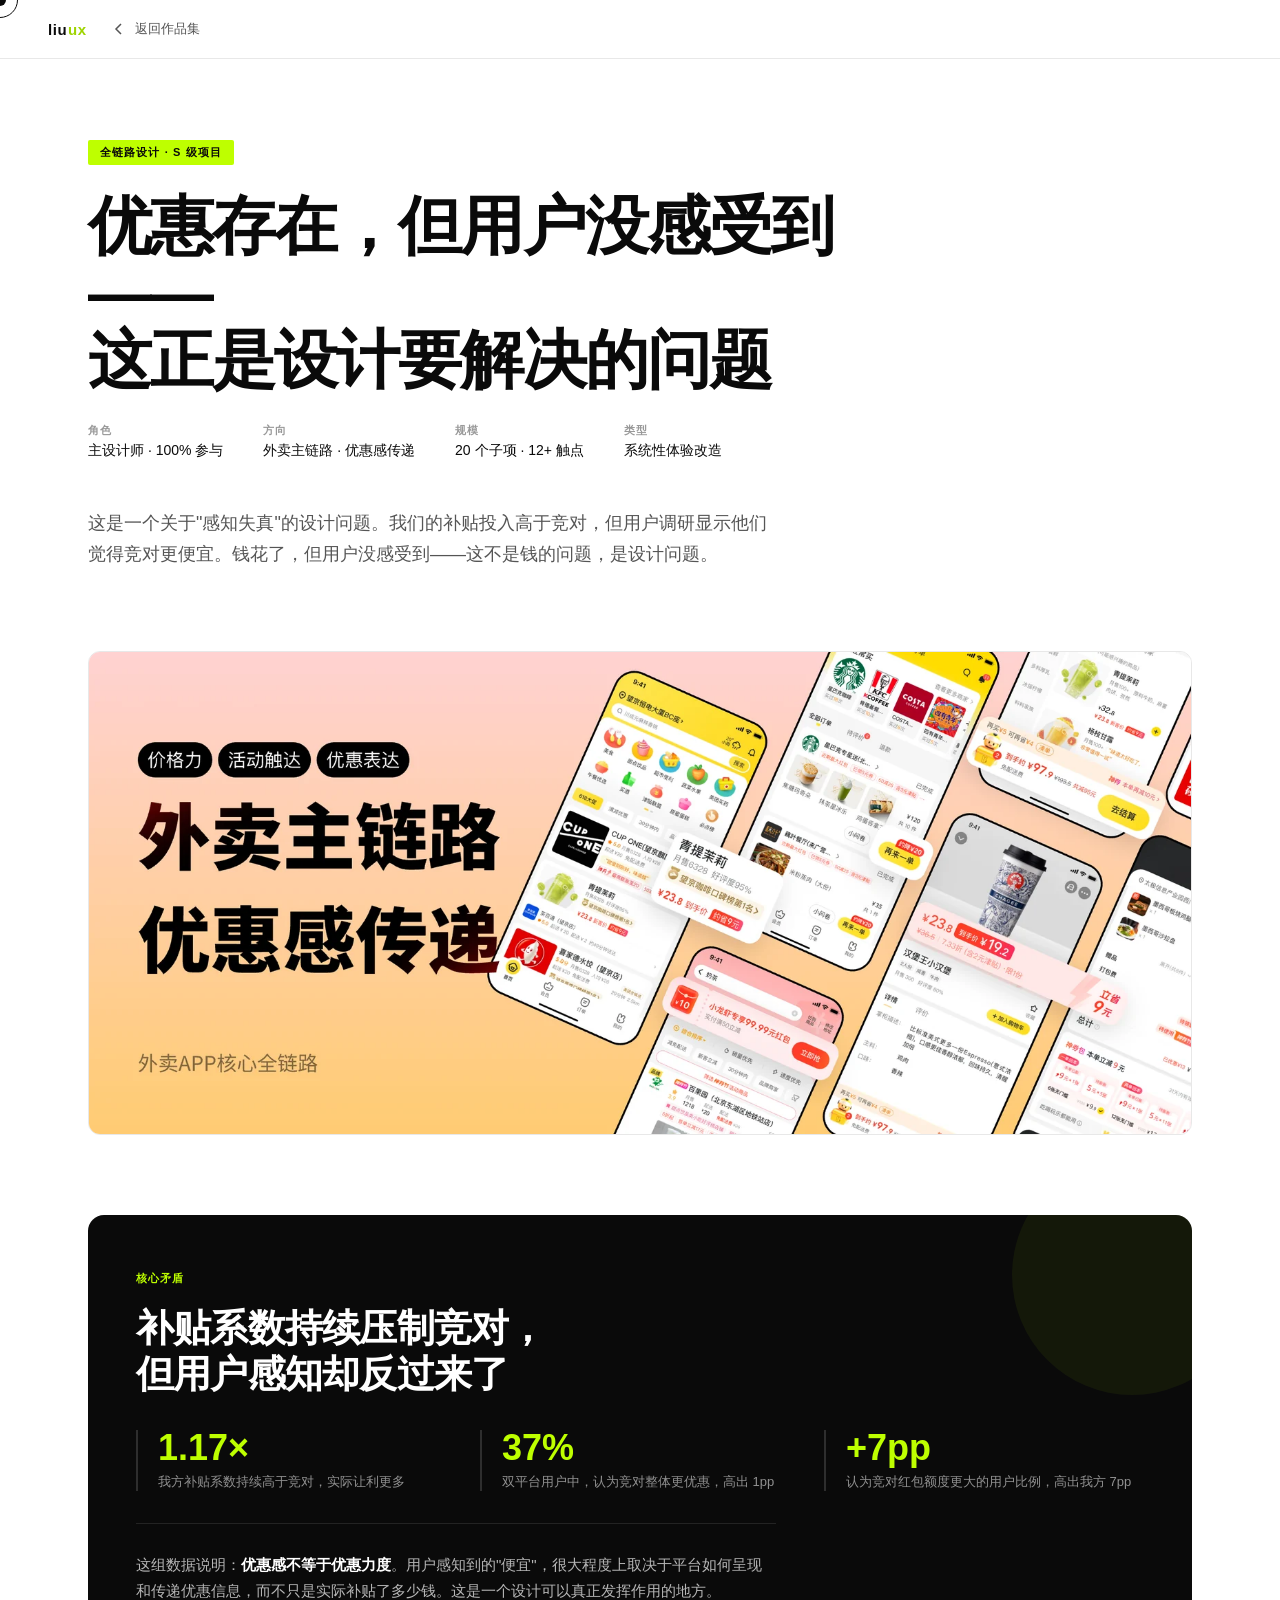
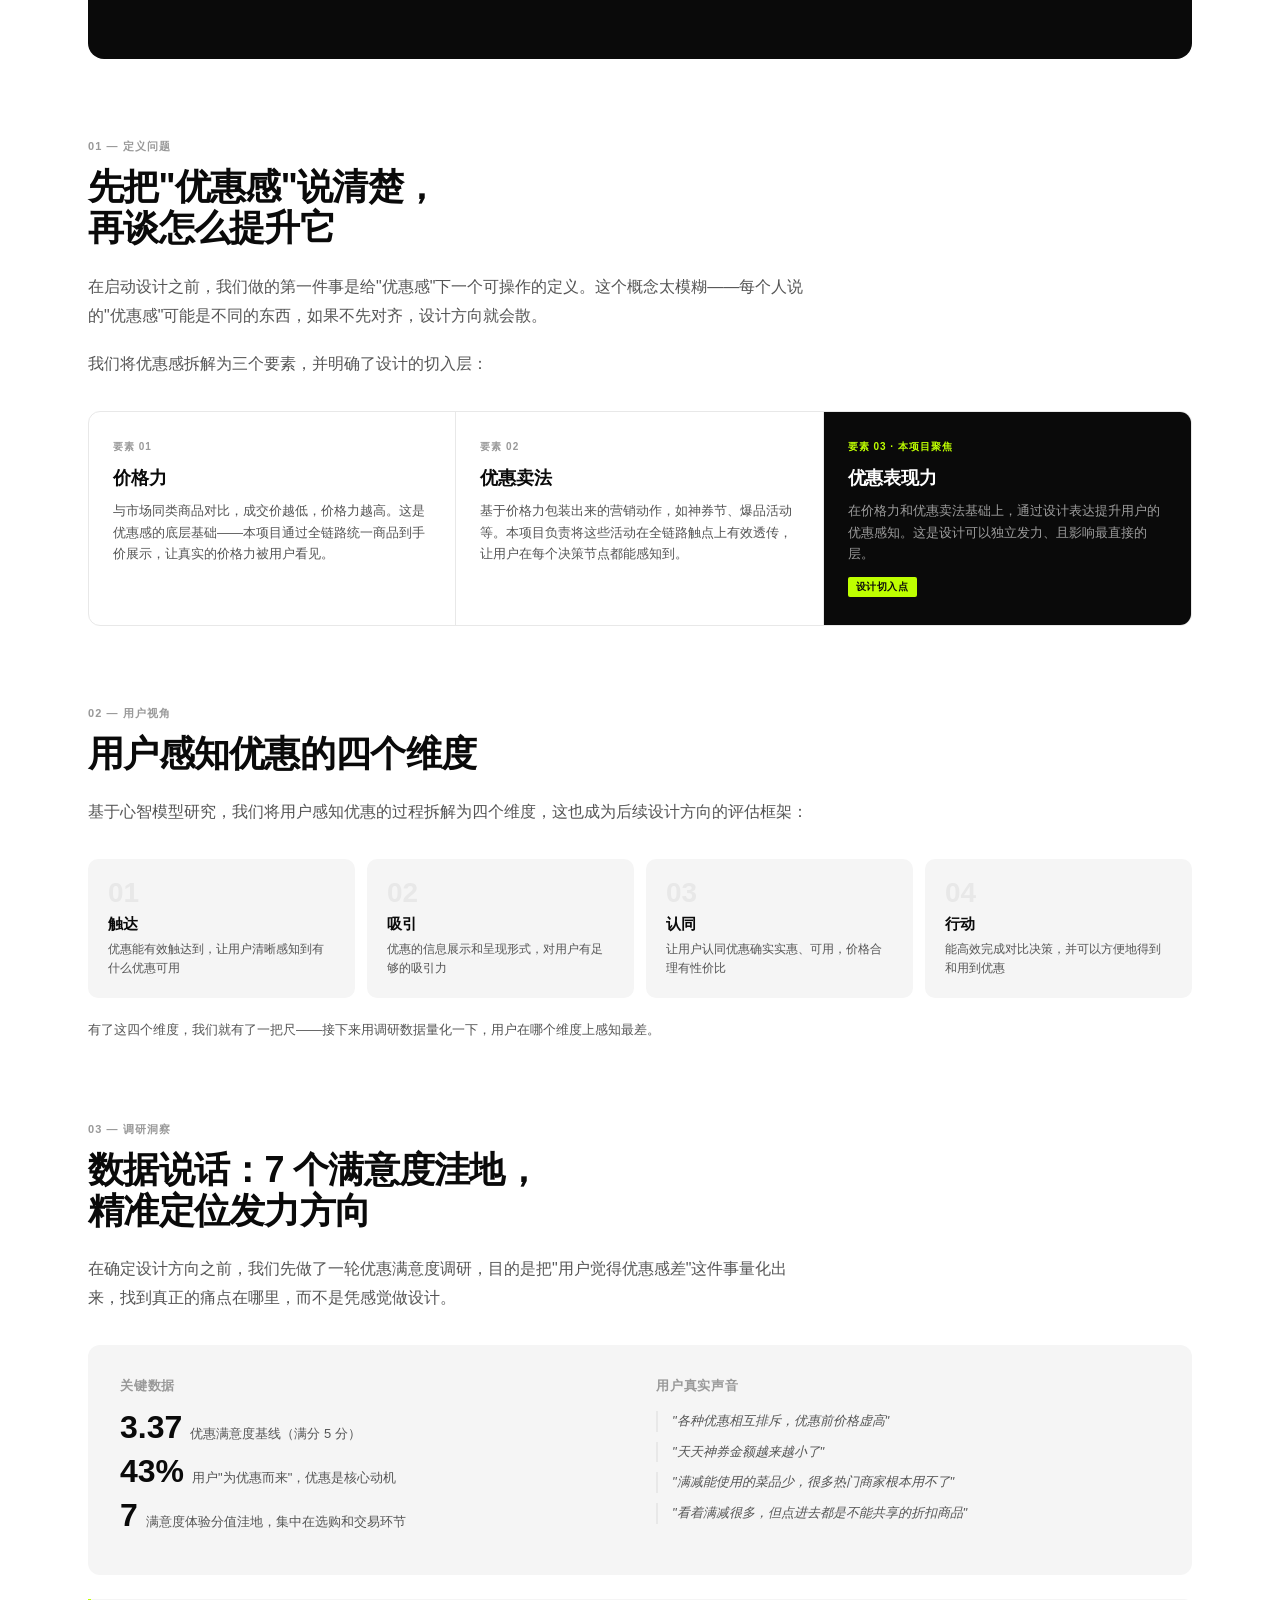
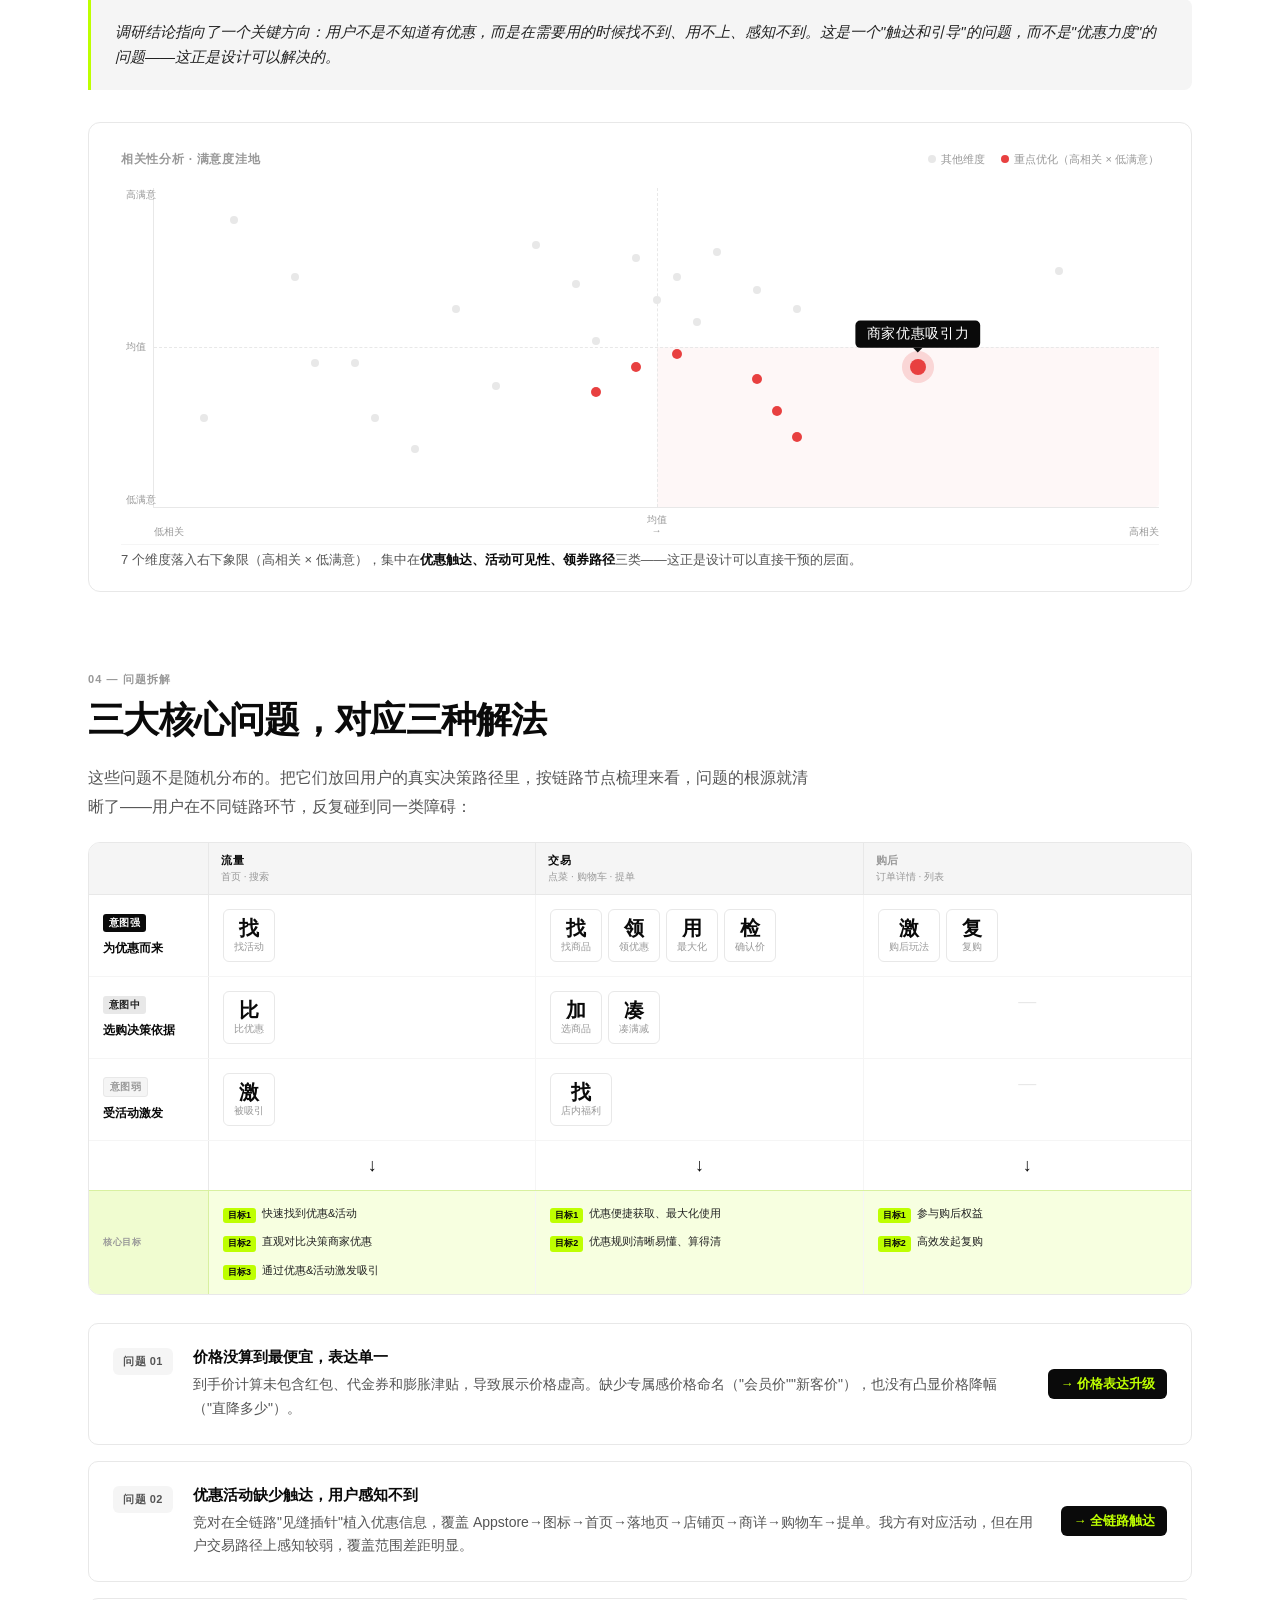
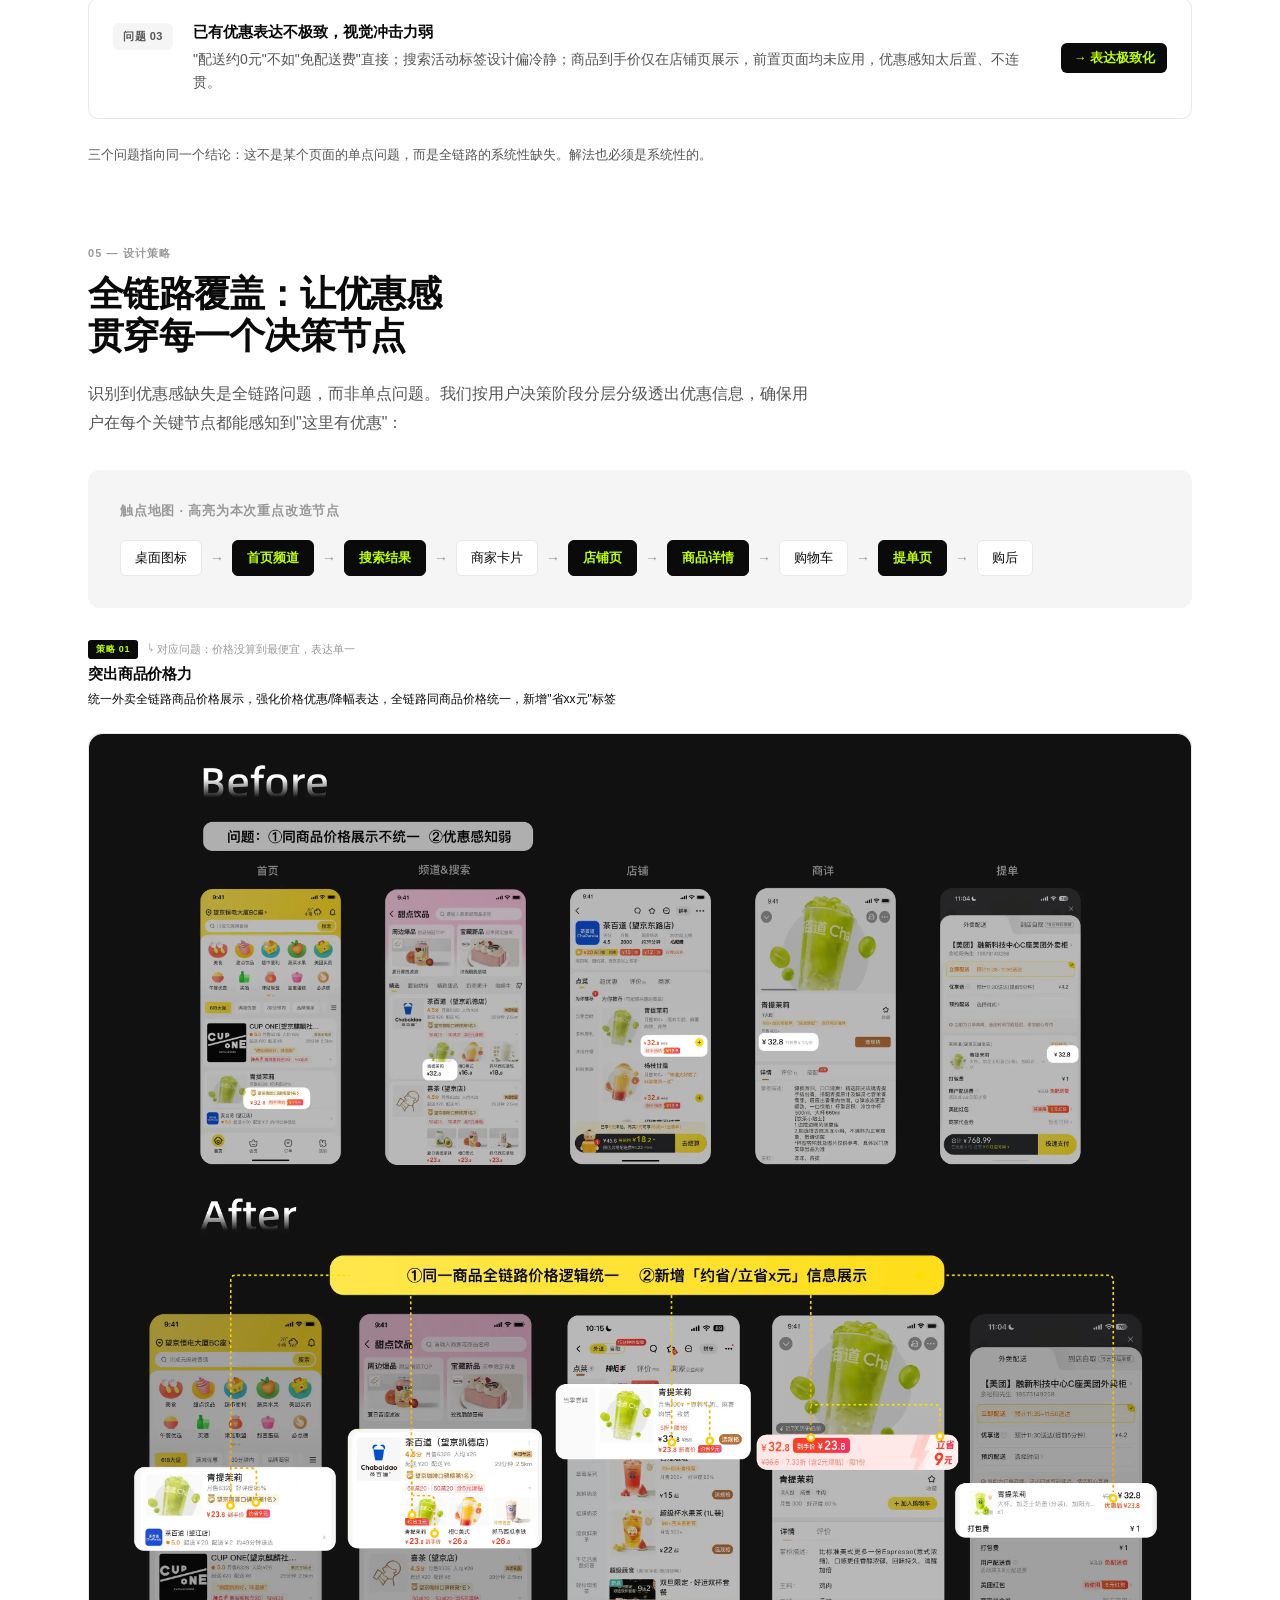
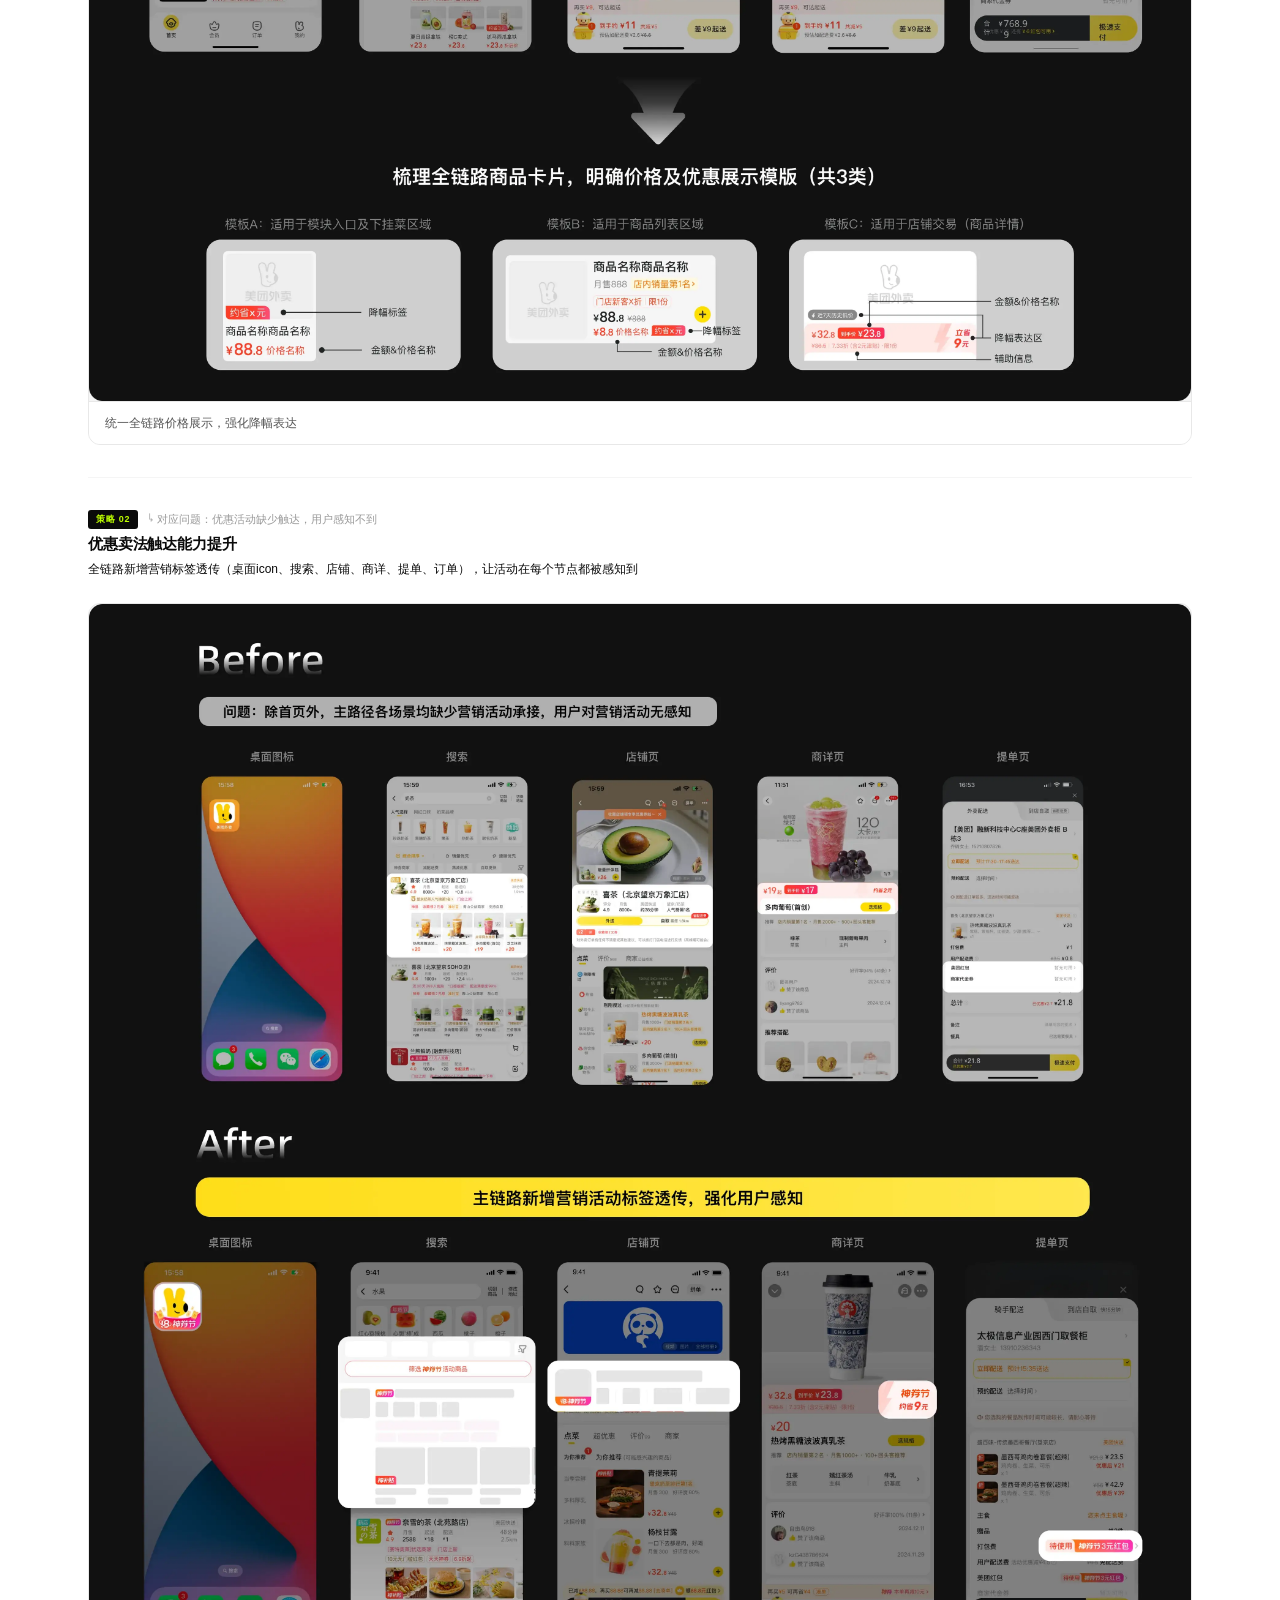
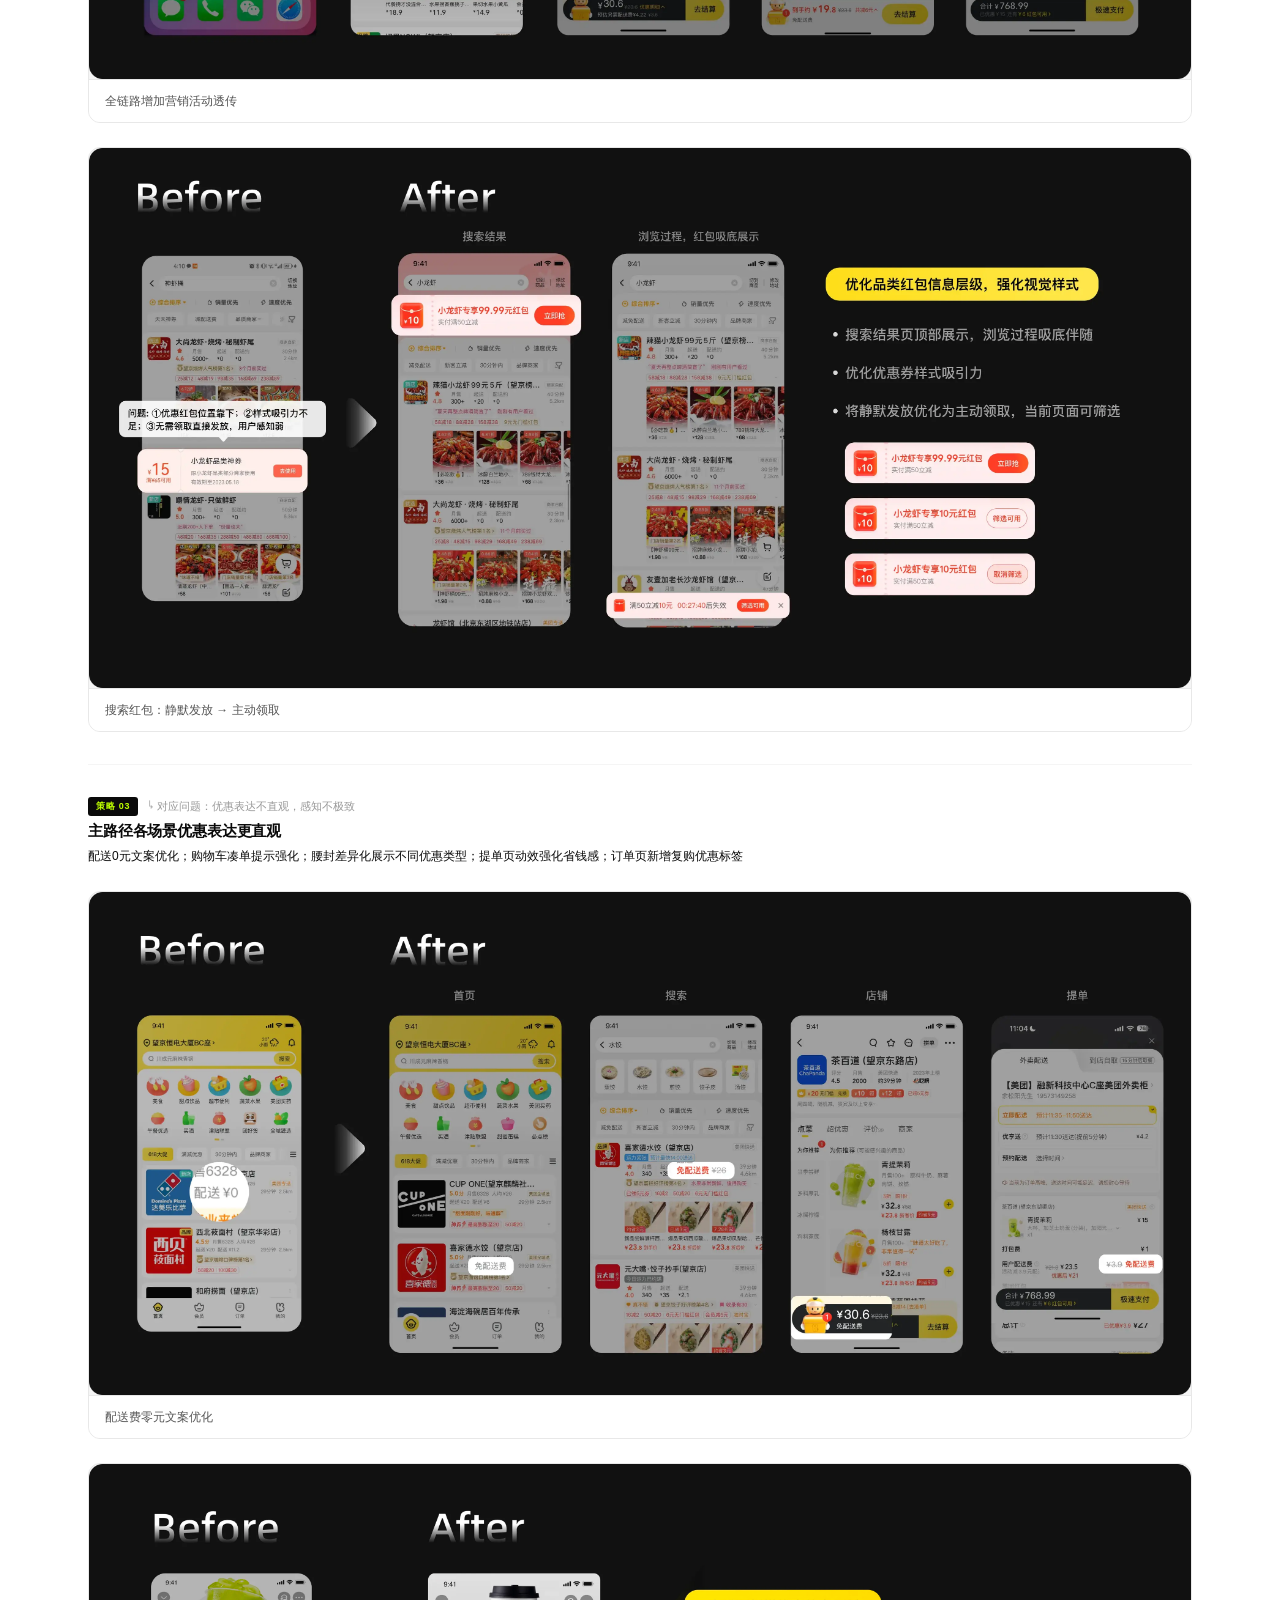
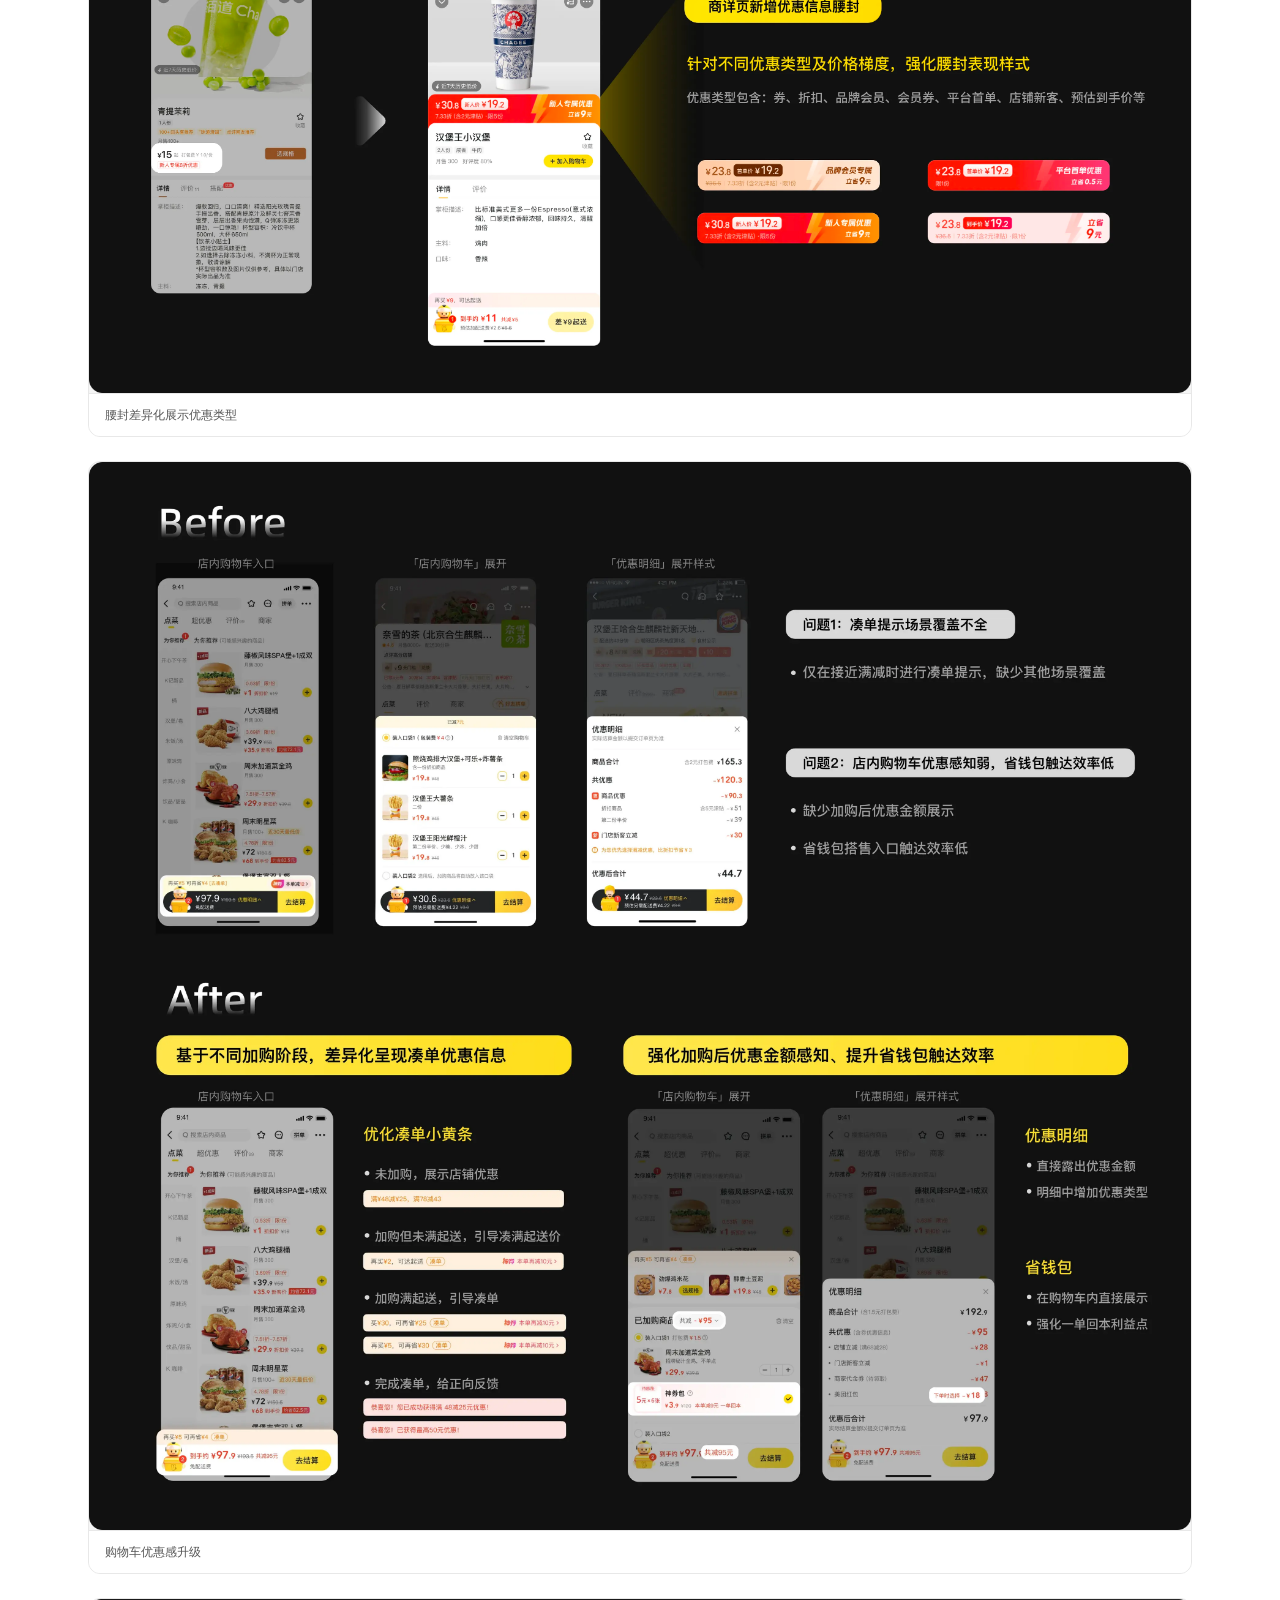
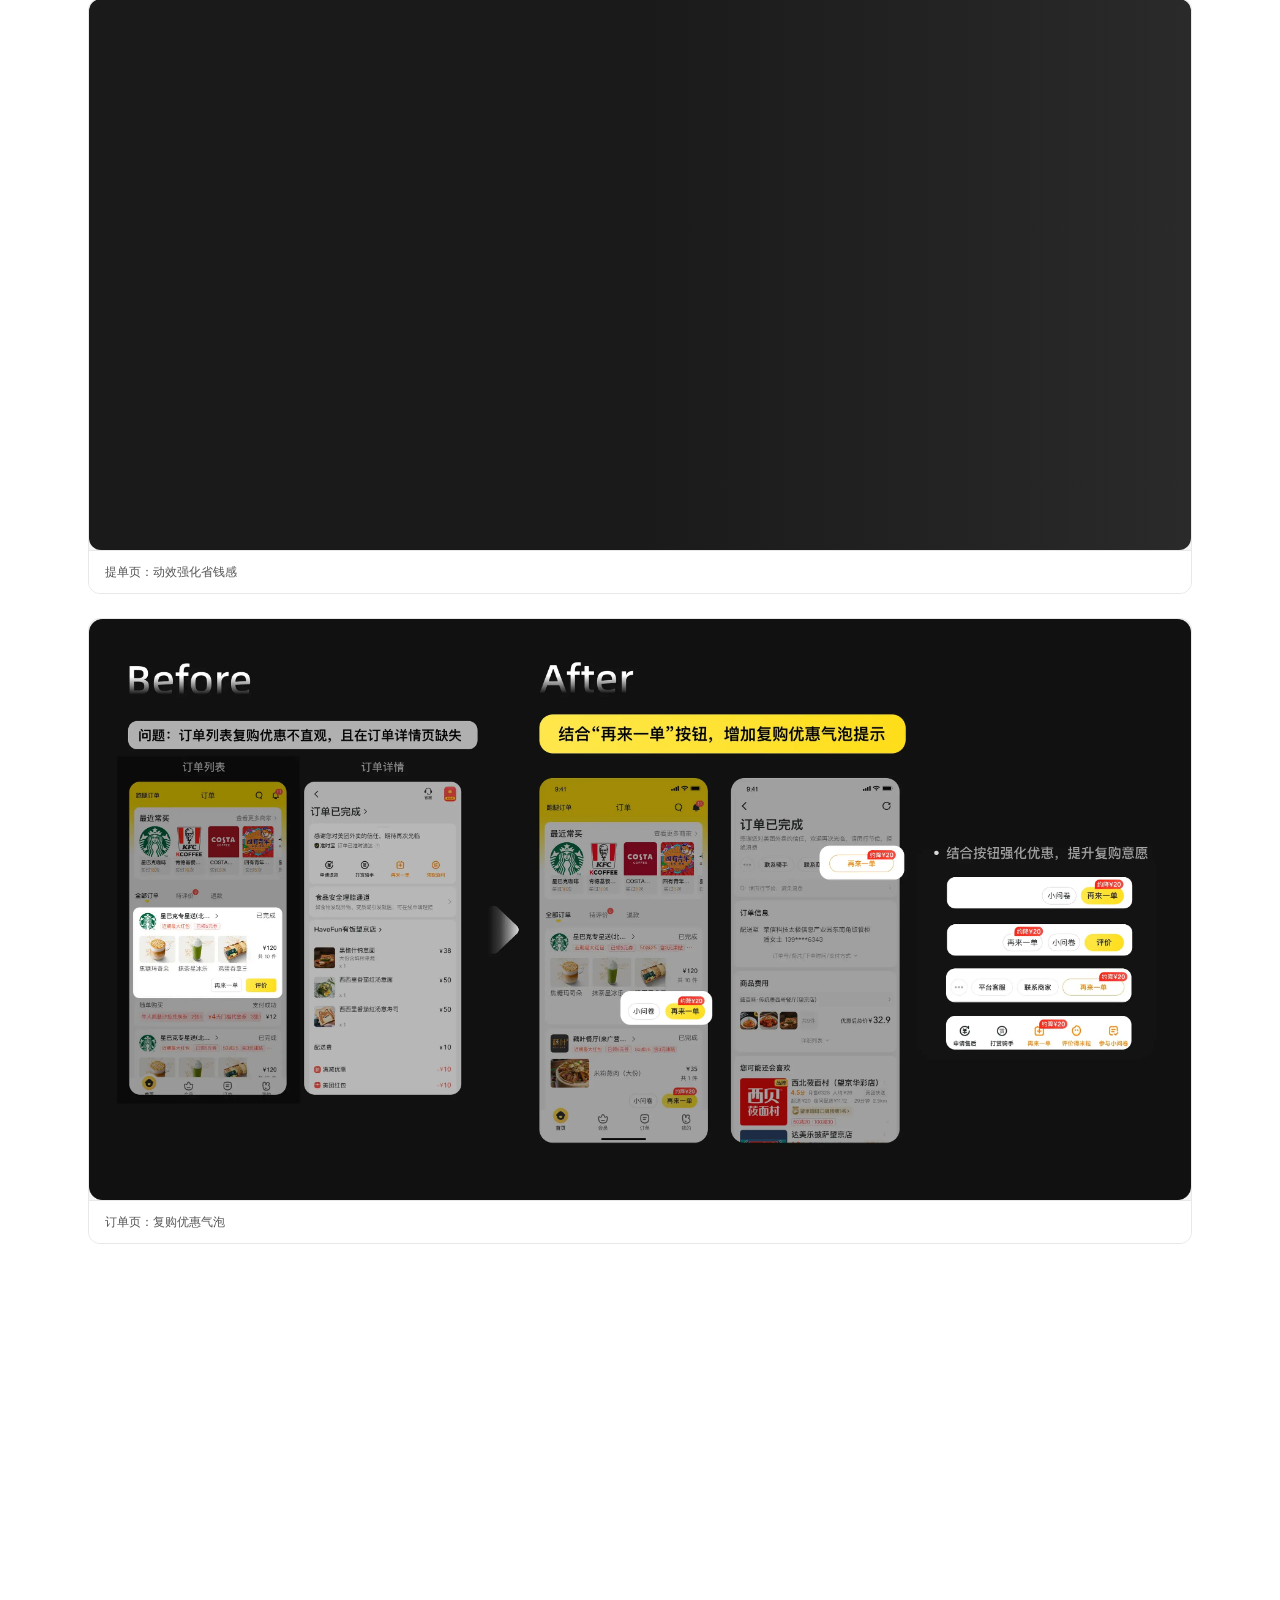
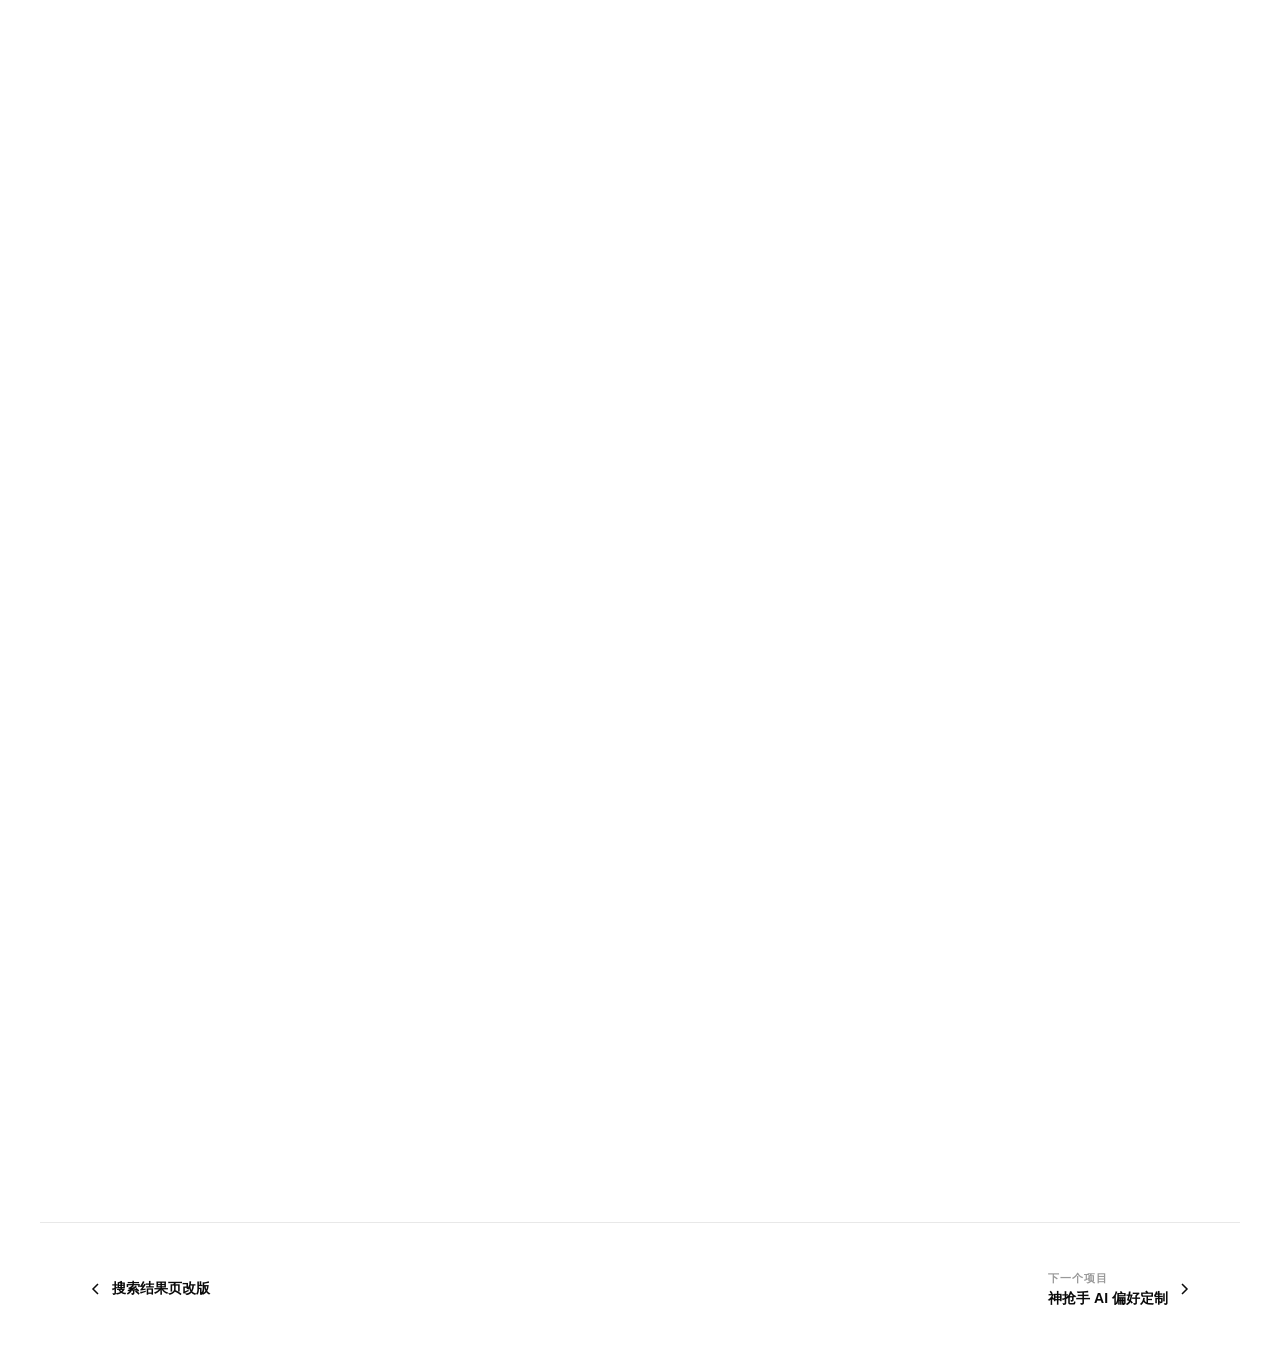
<file: project-02.html>
<!DOCTYPE html>
<html lang="zh-CN">
<head>
  <meta charset="UTF-8">
  <meta name="viewport" content="width=device-width, initial-scale=1.0">
  <title>优惠感传递设计 — Liu Xiaohui</title>
  <style>
    :root {
      --accent: #beff00;
      --black: #0a0a0a;
      --white: #ffffff;
      --gray-100: #f5f5f5;
      --gray-200: #e8e8e8;
      --gray-400: #999;
      --gray-600: #555;
      --gray-800: #222;
    }
    * { margin: 0; padding: 0; box-sizing: border-box; }
    html { scroll-behavior: smooth; }
    body {
      font-family: 'Helvetica Neue', Helvetica, Arial, sans-serif;
      background: var(--white);
      color: var(--black);
      cursor: none;
    }
    .cursor {
      width: 12px; height: 12px;
      background: var(--black);
      border-radius: 50%;
      position: fixed;
      pointer-events: none;
      z-index: 9999;
      transform: translate(-50%, -50%);
    }
    .cursor-ring {
      width: 36px; height: 36px;
      border: 1.5px solid var(--black);
      border-radius: 50%;
      position: fixed;
      pointer-events: none;
      z-index: 9998;
      transform: translate(-50%, -50%);
      transition: transform 0.15s ease-out;
    }
    nav {
      position: fixed;
      top: 0; left: 0; right: 0;
      z-index: 100;
      display: flex;
      align-items: center;
      gap: 24px;
      padding: 20px 48px;
      background: rgba(255,255,255,0.92);
      backdrop-filter: blur(12px);
      border-bottom: 1px solid var(--gray-200);
    }
    .nav-logo {
      font-size: 15px; font-weight: 700;
      letter-spacing: 0.04em;
      text-decoration: none; color: var(--black);
      display: inline-flex; align-items: baseline; gap: 1px; user-select: none;
    }
    .nav-logo .logo-xh { color: #9ed400; display: inline-block; transform-style: preserve-3d; perspective: 200px; }
    @keyframes xh-to-ux { 0%{transform:rotate(0deg) scale(1);} 15%{transform:rotate(-14deg) scale(1);} 30%{transform:rotate(10deg) scale(1);} 48%{transform:rotate(-3deg) scale(.88);} 65%{transform:rotate(360deg) scale(1.06);} 80%{transform:rotate(358deg) scale(1);} 100%{transform:rotate(360deg) scale(1);} }
    @keyframes ux-to-xh { 0%{transform:rotate(360deg) scale(1);} 15%{transform:rotate(374deg) scale(1);} 30%{transform:rotate(350deg) scale(1);} 48%{transform:rotate(363deg) scale(.88);} 65%{transform:rotate(0deg) scale(1.06);} 80%{transform:rotate(2deg) scale(1);} 100%{transform:rotate(0deg) scale(1);} }
    .nav-logo .logo-xh.flip-to-ux{animation:xh-to-ux .75s cubic-bezier(.4,0,.2,1) forwards;}
    .nav-logo .logo-xh.flip-to-xh{animation:ux-to-xh .75s cubic-bezier(.4,0,.2,1) forwards;}
    .nav-back {
      display: flex; align-items: center; gap: 8px;
      font-size: 13px; font-weight: 500;
      color: var(--gray-600); text-decoration: none;
      transition: color 0.2s;
    }
    .nav-back:hover { color: var(--black); }
    .nav-back svg { width: 16px; height: 16px; }

/* ── Hero ── */
.hero {
  padding: 140px 48px 80px;
  max-width: 1200px; margin: 0 auto;
}
.hero-tag {
  display: inline-block;
  background: var(--accent); color: var(--black);
  font-size: 11px; font-weight: 700;
  letter-spacing: 0.1em; text-transform: uppercase;
  padding: 5px 12px; border-radius: 2px; margin-bottom: 28px;
}
.hero h1 {
  font-size: clamp(36px, 5vw, 72px);
  font-weight: 800; line-height: 1.05;
  letter-spacing: -0.03em; margin-bottom: 28px; max-width: 820px;
}
.hero-meta {
  display: flex; gap: 40px; flex-wrap: wrap; margin-bottom: 48px;
}
.meta-label {
  font-size: 11px; font-weight: 600;
  letter-spacing: 0.08em; text-transform: uppercase;
  color: var(--gray-400); margin-bottom: 4px;
}
.meta-value { font-size: 14px; font-weight: 500; color: var(--black); }
.hero-desc {
  font-size: 18px; line-height: 1.75;
  color: var(--gray-600); max-width: 680px;
}

/* ── Cover ── */
.cover-wrap {
  width: 100%; max-width: 1200px;
  margin: 0 auto 80px; padding: 0 48px;
}
.cover-wrap img {
  width: 100%; border-radius: 12px; display: block;
  border: 1px solid var(--gray-200);
}

    /* ── Content ── */
    .content {
      max-width: 1200px; margin: 0 auto; padding: 0 48px 120px;
    }

    /* ── Paradox block ── */
    .paradox {
      background: var(--black);
      border-radius: 16px;
      padding: 56px 48px;
      margin-bottom: 80px;
      color: var(--white);
      position: relative;
      overflow: hidden;
    }
    .paradox::before {
      content: '';
      position: absolute;
      top: -60px; right: -60px;
      width: 240px; height: 240px;
      background: var(--accent);
      border-radius: 50%;
      opacity: 0.06;
    }
    .paradox-label {
      font-size: 11px; font-weight: 700;
      letter-spacing: 0.1em; text-transform: uppercase;
      color: var(--accent); margin-bottom: 20px;
    }
    .paradox h2 {
      font-size: clamp(22px, 3vw, 38px);
      font-weight: 800; letter-spacing: -0.02em;
      line-height: 1.2; margin-bottom: 32px;
      max-width: 640px;
    }
    .paradox-stats {
      display: grid;
      grid-template-columns: repeat(3, 1fr);
      gap: 24px;
      margin-bottom: 32px;
    }
    @media (max-width: 768px) { .paradox-stats { grid-template-columns: 1fr; } }
    .stat-item {
      border-left: 2px solid rgba(255,255,255,0.15);
      padding-left: 20px;
    }
    .stat-num {
      font-size: 36px; font-weight: 800;
      color: var(--accent); line-height: 1;
      margin-bottom: 6px;
    }
    .stat-desc {
      font-size: 13px; line-height: 1.5;
      color: rgba(255,255,255,0.55);
    }
    .paradox-insight {
      border-top: 1px solid rgba(255,255,255,0.1);
      padding-top: 28px;
      font-size: 15px; line-height: 1.7;
      color: rgba(255,255,255,0.7);
      max-width: 640px;
    }
    .paradox-insight strong { color: var(--white); }

    /* ── Section ── */
    .section { margin-bottom: 80px; }
    .section-num {
      font-size: 11px; font-weight: 700;
      letter-spacing: 0.1em; text-transform: uppercase;
      color: var(--gray-400); margin-bottom: 12px;
    }
    .section h2 {
      font-size: clamp(24px, 3vw, 36px);
      font-weight: 800; letter-spacing: -0.02em;
      margin-bottom: 24px; line-height: 1.15;
    }
    .section > p {
      font-size: 16px; line-height: 1.8;
      color: var(--gray-600); max-width: 720px; margin-bottom: 20px;
    }

    /* ── Framework ── */
    .framework-row {
      display: grid;
      grid-template-columns: 1fr 1fr 1fr;
      gap: 0;
      border: 1px solid var(--gray-200);
      border-radius: 12px;
      overflow: hidden;
      margin-top: 32px;
    }
    @media (max-width: 768px) { .framework-row { grid-template-columns: 1fr; } }
    .fw-col {
      padding: 28px 24px;
      border-right: 1px solid var(--gray-200);
    }
    .fw-col:last-child { border-right: none; }
    .fw-col.active {
      background: var(--black);
      color: var(--white);
    }
    .fw-tag {
      font-size: 10px; font-weight: 700;
      letter-spacing: 0.1em; text-transform: uppercase;
      color: var(--gray-400); margin-bottom: 12px;
    }
    .fw-col.active .fw-tag { color: var(--accent); }
    .fw-col h3 {
      font-size: 18px; font-weight: 800;
      margin-bottom: 10px; letter-spacing: -0.01em;
    }
    .fw-col.active h3 { color: var(--white); }
    .fw-col p {
      font-size: 13px; line-height: 1.65;
      color: var(--gray-600);
    }
    .fw-col.active p { color: rgba(255,255,255,0.6); }
    .fw-focus-badge {
      display: inline-block;
      background: var(--accent); color: var(--black);
      font-size: 10px; font-weight: 700;
      letter-spacing: 0.06em; text-transform: uppercase;
      padding: 3px 8px; border-radius: 2px;
      margin-top: 12px;
    }

    /* ── Perception model ── */
    .perception-grid {
      display: grid;
      grid-template-columns: repeat(4, 1fr);
      gap: 12px;
      margin-top: 32px;
    }
    @media (max-width: 768px) { .perception-grid { grid-template-columns: 1fr 1fr; } }
    .perception-item {
      background: var(--gray-100);
      border-radius: 10px;
      padding: 20px;
    }
    .perception-num {
      font-size: 28px; font-weight: 800;
      color: var(--gray-200); line-height: 1;
      margin-bottom: 8px;
    }
    .perception-item h4 {
      font-size: 15px; font-weight: 800;
      margin-bottom: 6px;
    }
    .perception-item p {
      font-size: 12px; line-height: 1.6;
      color: var(--gray-600);
    }

    /* ── Problem cards ── */
    .problem-list {
      display: flex; flex-direction: column; gap: 16px; margin-top: 24px;
    }
    .problem-item {
      display: grid;
      grid-template-columns: auto 1fr auto;
      gap: 20px;
      padding: 24px; border-radius: 10px;
      border: 1px solid var(--gray-200);
      align-items: flex-start;
    }
    .problem-badge {
      flex-shrink: 0;
      background: var(--gray-100);
      border-radius: 6px;
      padding: 6px 10px;
      font-size: 11px; font-weight: 700;
      letter-spacing: 0.05em; color: var(--gray-600);
      white-space: nowrap;
    }
    .problem-body h4 {
      font-size: 15px; font-weight: 700; margin-bottom: 6px;
    }
    .problem-body p {
      font-size: 14px; color: var(--gray-600);
      line-height: 1.65; margin: 0;
    }
    .problem-arrow {
      display: flex; align-items: center;
      font-size: 13px; font-weight: 700;
      color: var(--accent);
      background: var(--black);
      border-radius: 6px;
      padding: 6px 12px;
      white-space: nowrap;
      align-self: center;
    }

    /* ── Research callout ── */
    .research-callout {
      background: var(--gray-100);
      border-radius: 12px;
      padding: 32px;
      margin-top: 32px;
      display: grid;
      grid-template-columns: 1fr 1fr;
      gap: 32px;
    }
    @media (max-width: 768px) { .research-callout { grid-template-columns: 1fr; } }
    .rc-left h3 {
      font-size: 13px; font-weight: 700;
      letter-spacing: 0.06em; text-transform: uppercase;
      color: var(--gray-400); margin-bottom: 16px;
    }
    .rc-stat {
      display: flex; align-items: baseline; gap: 8px; margin-bottom: 12px;
    }
    .rc-num {
      font-size: 32px; font-weight: 800;
      color: var(--black); line-height: 1;
    }
    .rc-label { font-size: 13px; color: var(--gray-600); }
    .rc-right h3 {
      font-size: 13px; font-weight: 700;
      letter-spacing: 0.06em; text-transform: uppercase;
      color: var(--gray-400); margin-bottom: 16px;
    }
    .voice-list {
      display: flex; flex-direction: column; gap: 10px;
    }
    .voice-item {
      font-size: 13px; line-height: 1.6;
      color: var(--gray-600);
      padding-left: 14px;
      border-left: 2px solid var(--gray-200);
      font-style: italic;
    }

    /* ── Strategy blocks (平铺) ── */
    .strategy-list {
      display: flex;
      flex-direction: column;
      gap: 32px;
      margin: 32px 0 0;
    }
    .strategy-block {
      display: flex;
      flex-direction: column;
      gap: 16px;
    }
    /* 策略 meta 行 */
    .strategy-meta {
      display: flex;
      flex-direction: column;
      gap: 6px;
    }
    .strategy-meta-left {
      display: flex;
      align-items: center;
      gap: 10px;
    }
    .strategy-tag {
      flex-shrink: 0;
      font-size: 9px; font-weight: 800;
      letter-spacing: 0.08em;
      background: var(--black);
      color: var(--accent);
      padding: 3px 8px;
      border-radius: 3px;
    }
    .strategy-problem {
      font-size: 11px;
      color: var(--gray-400);
    }
    .strategy-title {
      font-size: 15px; font-weight: 800;
      color: var(--black);
      letter-spacing: -0.01em;
    }
    .strategy-desc {
      font-size: 12px;
      color: var(--gray-500);
      line-height: 1.6;
    }
    /* 方案纵向大图区 */
    .strategy-imgs {
      display: flex;
      flex-direction: column;
      gap: 24px;
      margin-top: 8px;
    }
    .strategy-img-wrap {
      width: 100%;
      border-radius: 12px;
      overflow: hidden;
      background: var(--gray-100);
      border: 1px solid var(--gray-200);
      display: flex;
      flex-direction: column;
    }
    .strategy-img-wrap img {
      width: 100%;
      height: auto;
      display: block;
    }
    .strategy-img-label {
      font-size: 12px;
      color: var(--gray-600);
      padding: 12px 16px;
      border-top: 1px solid var(--gray-200);
      background: var(--white);
      line-height: 1.5;
      font-weight: 500;
    }
    /* 策略之间的分割线 */
    .strategy-block + .strategy-block {
      padding-top: 32px;
      border-top: 1px solid var(--gray-100);
    }

    /* ── Touchpoint map ── */
    .touchpoint-map {
      background: var(--gray-100);
      border-radius: 12px;
      padding: 32px;
      margin-top: 32px;
    }
    .touchpoint-map h3 {
      font-size: 13px; font-weight: 700;
      letter-spacing: 0.06em; text-transform: uppercase;
      color: var(--gray-400); margin-bottom: 20px;
    }
    .tp-flow {
      display: flex; flex-wrap: wrap; gap: 8px; align-items: center;
    }
    .tp-node {
      background: var(--white);
      border: 1px solid var(--gray-200);
      border-radius: 6px;
      padding: 8px 14px;
      font-size: 13px; font-weight: 500;
    }
    .tp-node.highlight-node {
      background: var(--black);
      color: var(--accent);
      border-color: var(--black);
      font-weight: 700;
    }
    .tp-arrow { color: var(--gray-400); font-size: 14px; }

    /* ── Two col cards ── */
    .two-col {
      display: grid; grid-template-columns: 1fr 1fr;
      gap: 16px; margin-top: 32px;
    }
    @media (max-width: 768px) { .two-col { grid-template-columns: 1fr; } }
    .card {
      background: var(--gray-100); border-radius: 12px; padding: 28px;
      position: relative;
      transition: background 0.2s;
    }
    .card:hover { background: var(--gray-100); }
    .card-num {
      display: inline-block;
      background: var(--accent);
      color: var(--black);
      font-size: 18px; font-weight: 900;
      padding: 3px 10px; border-radius: 4px;
      letter-spacing: 0.02em;
      margin-bottom: 14px;
      line-height: 1.2;
    }
    .card h3 { font-size: 16px; font-weight: 700; margin-bottom: 10px; letter-spacing: -0.01em; line-height: 1.4; color: var(--black); }
    .card p { font-size: 14px; line-height: 1.7; color: var(--gray-600); margin: 0; }
    /* 关键词 hover 高亮 */
.card .kw {
color: var(--black);
font-weight: 700;
border-bottom: 2px solid var(--accent);
border-radius: 2px;
padding: 0 1px;
transition: background 0.2s, border-color 0.2s;
cursor: default;
}
.card:hover .kw {
color: var(--black);
font-weight: 700;
border-bottom-color: transparent;
background: var(--accent);
    }
    /* 去掉旧的 accent 样式 */
    .card-accent { background: var(--gray-100); color: inherit; }
    .card-accent h3 { color: inherit; }
    .card-accent p { color: var(--gray-600); }

    /* ── Highlight quote ── */
    .highlight {
      border-left: 3px solid var(--accent);
      padding: 20px 24px;
      background: var(--gray-100);
      border-radius: 0 8px 8px 0;
      margin: 24px 0;
    }
    .highlight p { font-size: 15px; font-style: italic; color: var(--gray-800); margin: 0; line-height: 1.7; }

    /* ── Scale block ── */
    .scale-block {
      border: 1px solid var(--gray-200);
      border-radius: 12px;
      padding: 32px;
      margin-top: 32px;
      display: grid;
      grid-template-columns: 1fr 1fr;
      gap: 32px;
    }
    @media (max-width: 768px) { .scale-block { grid-template-columns: 1fr; } }
    .scale-item h4 {
      font-size: 11px; font-weight: 700;
      letter-spacing: 0.08em; text-transform: uppercase;
      color: var(--gray-400); margin-bottom: 16px;
    }
    .scale-num {
      font-size: 48px; font-weight: 800;
      color: var(--black); line-height: 1;
      margin-bottom: 8px;
    }
    .scale-num span { font-size: 20px; color: var(--gray-400); }
    .scale-desc { font-size: 14px; color: var(--gray-600); line-height: 1.6; }
    .phase-list { display: flex; flex-direction: column; gap: 10px; }
    .phase-item {
      display: flex; align-items: center; gap: 12px;
      font-size: 14px; color: var(--gray-600);
    }
    .phase-dot {
      width: 8px; height: 8px; border-radius: 50%;
      background: var(--accent); flex-shrink: 0;
    }
    .phase-dot.dim { background: var(--gray-200); }

    /* ── Scatter lite ── */
    .scatter-lite {
      margin-top: 32px;
      border: 1px solid var(--gray-200);
      border-radius: 12px;
      padding: 28px 32px 20px;
      background: var(--white);
    }
    .sl-header {
      display: flex; align-items: center; justify-content: space-between;
      margin-bottom: 20px;
    }
    .sl-title {
      font-size: 12px; font-weight: 700;
      letter-spacing: 0.06em; text-transform: uppercase;
      color: var(--gray-400);
    }
    .sl-legend {
      display: flex; align-items: center; gap: 16px;
      font-size: 11px; color: var(--gray-400);
    }
    .sl-legend-item { display: flex; align-items: center; gap: 5px; }
    .sl-dot-sample {
      width: 8px; height: 8px; border-radius: 50%; flex-shrink: 0;
    }
    .sl-dot-sample.gray { background: var(--gray-200); }
    .sl-dot-sample.red  { background: #e84040; }
    /* 图区 */
    .sl-chart {
      position: relative;
      height: 320px;
      border-left: 1px solid var(--gray-200);
      border-bottom: 1px solid var(--gray-200);
      margin: 0 0 36px 32px;
    }
    /* 均值线 */
    .sl-hline, .sl-vline {
      position: absolute; pointer-events: none;
    }
    .sl-hline {
      left: 0; right: 0; top: 50%;
      border-top: 1px dashed var(--gray-200);
    }
    .sl-vline {
      top: 0; bottom: 0; left: 50%;
      border-left: 1px dashed var(--gray-200);
    }
    .sl-mean-label {
      position: absolute;
      font-size: 10px; color: var(--gray-400);
    }
    .sl-mean-label.h { top: 50%; left: -28px; transform: translateY(-50%); }
    .sl-mean-label.v { bottom: -20px; left: 50%; transform: translateX(-50%); }
    /* 重点区底色 */
    .sl-focus-zone {
      position: absolute;
      right: 0; bottom: 0; width: 50%; height: 50%;
      background: rgba(232,64,64,0.04);
      border-radius: 0 0 4px 0;
    }
    /* 轴标签 */
    .sl-axis-x {
      position: absolute; bottom: -32px; left: 0; right: 0;
      display: flex; justify-content: space-between;
      font-size: 10px; color: var(--gray-400);
    }
    .sl-axis-y {
      position: absolute; top: 0; bottom: 0; left: -28px;
      display: flex; flex-direction: column; justify-content: space-between;
      font-size: 10px; color: var(--gray-400); text-align: right;
    }
    .sl-xlabel {
      position: absolute; bottom: -46px; right: 0;
      font-size: 11px; color: var(--gray-400);
    }
    .sl-ylabel {
      position: absolute; top: 50%; left: -46px;
      transform: translateY(-50%) rotate(-90deg);
      font-size: 11px; color: var(--gray-400); white-space: nowrap;
    }
    /* 散点 */
    .sl-dot {
      position: absolute;
      border-radius: 50%;
      transform: translate(-50%, -50%);
      cursor: default;
    }
    .sl-dot.gray {
      width: 8px; height: 8px;
      background: var(--gray-200);
    }
    .sl-dot.red {
      width: 10px; height: 10px;
      background: #e84040;
      cursor: pointer;
      transition: transform 0.25s cubic-bezier(.34,1.56,.64,1), box-shadow 0.25s;
    }
    .sl-dot.red:hover,
    .sl-dot.red.active {
      transform: translate(-50%, -50%) scale(1.6);
      box-shadow: 0 0 0 5px rgba(232,64,64,0.18);
      z-index: 10;
    }
    /* tooltip — 完全由 JS 控制显隐和内容 */
    .sl-dot .sl-tip {
      position: absolute;
      bottom: calc(100% + 7px); left: 50%;
      transform: translateX(-50%);
      background: var(--black); color: var(--white);
      font-size: 9px; font-weight: 500;
      padding: 2px 7px; border-radius: 3px;
      white-space: nowrap; pointer-events: none;
      z-index: 20;
      opacity: 0;
      transition: opacity 0.18s ease;
      letter-spacing: 0.02em;
    }
    .sl-dot .sl-tip::after {
      content: '';
      position: absolute; top: 100%; left: 50%;
      transform: translateX(-50%);
      border: 3px solid transparent;
      border-top-color: var(--black);
    }
    /* 打字光标 */
    .sl-dot .sl-tip.typing::before {
      content: '';
      display: inline-block;
      width: 1px; height: 0.85em;
      background: rgba(255,255,255,0.7);
      margin-left: 2px;
      vertical-align: middle;
      animation: blink 0.6s step-end infinite;
    }
    @keyframes blink {
      0%, 100% { opacity: 1; }
      50%       { opacity: 0; }
    }
    /* 底部洞察 */
    .sl-insight {
      font-size: 13px; color: var(--gray-600);
      line-height: 1.7; padding-top: 4px;
      border-top: 1px solid var(--gray-100);
    }
    .sl-insight strong { color: var(--black); }

    /* ── Result section ── */
    .result-hero {
      display: grid;
      grid-template-columns: repeat(3, 1fr);
      gap: 12px;
      margin: 28px 0 24px;
    }
    .rh-item {
      background: var(--black);
      color: var(--white);
      border-radius: 10px;
      padding: 20px 18px;
    }
    .rh-num {
      font-size: 36px;
      font-weight: 800;
      line-height: 1;
      color: var(--accent);
      letter-spacing: -0.02em;
    }
    .rh-num span {
      font-size: 14px;
      font-weight: 600;
      color: var(--white);
      margin-left: 3px;
      letter-spacing: 0;
    }
    .rh-label {
      font-size: 11px;
      color: rgba(255,255,255,0.55);
      margin-top: 8px;
      line-height: 1.4;
    }
    .result-grid {
      display: grid;
      grid-template-columns: repeat(3, 1fr);
      gap: 10px;
      margin-bottom: 24px;
    }
    .rg-card {
      border: 1px solid var(--gray-200);
      border-radius: 8px;
      padding: 14px;
    }
    .rg-page {
      font-size: 10px;
      font-weight: 700;
      color: var(--gray-400);
      letter-spacing: 0.04em;
      margin-bottom: 10px;
      padding-bottom: 8px;
      border-bottom: 1px solid var(--gray-100);
    }
    .rg-metrics { display: flex; flex-direction: column; gap: 7px; }
    .rg-metric { display: flex; align-items: center; gap: 7px; }
    .rg-arrow-icon {
      flex-shrink: 0;
      width: 14px; height: 14px;
      object-fit: contain;
    }
    .rg-key {
      font-size: 10px;
      color: var(--gray-500);
      font-weight: 500;
      flex: 1;
      white-space: nowrap;
    }
    /* 打码色块 + 扫光 */
    .redact-bar {
      display: inline-flex;
      align-items: center;
      justify-content: center;
      width: 52px; height: 12px;
      background: rgba(232,64,64,0.18);
      border-radius: 3px;
      position: relative;
      overflow: hidden;
      flex-shrink: 0;
    }
    /* 扫光层：普通白色光带 */
    .redact-bar::after {
      content: '';
      position: absolute;
      inset: 0;
      background: linear-gradient(
        90deg,
        transparent 0%,
        rgba(255,255,255,0.55) 50%,
        transparent 100%
      );
      animation: redact-shimmer 2.4s ease-in-out infinite;
      z-index: 1;
    }
    /* 文字层：用扫光渐变做文字颜色，background-clip:text 实现只在光带处可见 */
    .redact-bar::before {
      content: '数据脱敏';
      position: absolute;
      inset: 0;
      display: flex;
      align-items: center;
      justify-content: center;
      font-size: 6.5px;
      font-weight: 700;
      letter-spacing: 0.08em;
      white-space: nowrap;
      /* 渐变与扫光同步：光带中心文字可见，两侧透明 */
      background: linear-gradient(
        90deg,
        transparent 0%,
        rgba(180,60,30,0.0) 30%,
        rgba(180,60,30,0.28) 50%,
        rgba(180,60,30,0.0) 70%,
        transparent 100%
      );
      background-size: 200% 100%;
      -webkit-background-clip: text;
      background-clip: text;
      -webkit-text-fill-color: transparent;
      animation: redact-text-shimmer 2.4s ease-in-out infinite;
      z-index: 2;
      pointer-events: none;
    }
    @keyframes redact-text-shimmer {
      0%   { background-position: 200% center; }
      100% { background-position: -200% center; }
    }
    .award-block {
      display: flex;
      align-items: center;
      gap: 16px;
      background: var(--gray-100);
      border-radius: 10px;
      padding: 20px 24px;
      border-left: 3px solid var(--accent);
      position: relative;
      overflow: visible;
    }
    .award-icon {
      font-size: 32px;
      line-height: 1;
      flex-shrink: 0;
      display: inline-block;
      transform-origin: center center;
      align-self: center;
    }
    .award-icon.pop {
      animation: trophy-pop 0.6s cubic-bezier(0.36, 0.07, 0.19, 0.97) forwards;
    }
    @keyframes trophy-pop {
      0%   { transform: scale(1) rotate(0deg); }
      20%  { transform: scale(1.4) rotate(-12deg); }
      40%  { transform: scale(1.5) rotate(10deg); }
      60%  { transform: scale(1.3) rotate(-6deg); }
      80%  { transform: scale(1.1) rotate(3deg); }
      100% { transform: scale(1) rotate(0deg); }
    }
    /* 撒花 canvas 覆盖在 award-block 上方 */
    #confetti-canvas {
      position: fixed;
      top: 0; left: 0;
      width: 100%; height: 100%;
      pointer-events: none;
      z-index: 9990;
    }
    .award-title {
      font-size: 14px;
      font-weight: 700;
      color: var(--black);
      margin-bottom: 6px;
    }
    .award-desc {
      font-size: 12px;
      color: var(--gray-600);
      line-height: 1.6;
    }
    /* 数据脱敏色块 */
    .redact {
      display: inline-block;
      background: var(--gray-200);
      border-radius: 3px;
      vertical-align: middle;
      height: 1em;
      position: relative;
      overflow: hidden;
    }
    .redact::after {
      content: '';
      position: absolute;
      inset: 0;
      background: linear-gradient(90deg, transparent 0%, rgba(255,255,255,0.4) 50%, transparent 100%);
      animation: redact-shimmer 2s infinite;
    }
    @keyframes redact-shimmer {
      0% { transform: translateX(-100%); }
      100% { transform: translateX(100%); }
    }
    .rg-val .redact { width: 52px; height: 14px; background: var(--gray-200); }
    .rh-num .redact { width: 80px; height: 36px; background: rgba(255,255,255,0.15); border-radius: 4px; }

    /* ── Scene matrix lite ── */
    .scene-matrix-lite {
      margin: 20px 0 28px;
      border: 1px solid var(--gray-200);
      border-radius: 12px;
      overflow: hidden;
    }
    /* 表头 */
    .sml-head {
      display: grid;
      grid-template-columns: 120px 1fr 1fr 1fr;
      background: var(--gray-100);
      border-bottom: 1px solid var(--gray-200);
    }
    .sml-head-cell {
      padding: 10px 12px;
      font-size: 11px; font-weight: 700;
      letter-spacing: 0.06em; text-transform: uppercase;
      color: var(--gray-400);
      border-right: 1px solid var(--gray-200);
      min-width: 0;
    }
    .sml-head-cell:last-child { border-right: none; }
    .sml-head-cell.active { color: var(--black); }
    .sml-head-sub {
      display: block; font-size: 10px; font-weight: 400;
      letter-spacing: 0; text-transform: none;
      color: var(--gray-400); margin-top: 2px;
    }
    /* 场景行 */
    .sml-row {
      display: grid;
      grid-template-columns: 120px 1fr 1fr 1fr;
      border-bottom: 1px solid var(--gray-100);
    }
    .sml-row:last-child { border-bottom: none; }
    /* 行标签 */
    .sml-label {
      padding: 16px 14px;
      border-right: 1px solid var(--gray-200);
      display: flex; flex-direction: column; justify-content: center; gap: 4px;
    }
    .sml-intent {
      display: inline-block;
      font-size: 10px; font-weight: 700;
      padding: 2px 6px; border-radius: 3px;
      letter-spacing: 0.04em; width: fit-content;
    }
    .sml-intent.high { background: var(--black); color: var(--white); }
    .sml-intent.mid  { background: var(--gray-200); color: var(--gray-800); }
    .sml-intent.low  { background: var(--gray-100); color: var(--gray-400); border: 1px solid var(--gray-200); }
    .sml-scene-name {
      font-size: 12px; font-weight: 600; color: var(--black); margin-top: 4px;
    }
    /* 列核心目标（表头内，宽屏显示） */
    .sml-col-goals { display: none; }
    /* 矩阵上方目标摘要块 */
    .sml-goals-bar {
      display: grid;
      grid-template-columns: 1fr 1fr 1fr;
      gap: 8px;
      margin: 16px 0 20px;
    }
    .sml-goals-card {
      background: var(--gray-100);
      border-radius: 8px;
      padding: 12px 14px;
    }
    .sml-goals-card-title {
      font-size: 11px; font-weight: 700;
      color: var(--black);
      letter-spacing: 0.04em;
      margin-bottom: 8px;
      padding-bottom: 6px;
      border-bottom: 1px solid var(--gray-200);
    }
    .sml-goals-card-title span {
      color: var(--gray-400);
      font-weight: 400;
      font-size: 10px;
      display: block;
      margin-top: 1px;
      letter-spacing: 0;
    }
    .sml-col-goal {
      display: flex; align-items: flex-start; gap: 6px;
      font-size: 11px; font-weight: 500; color: var(--gray-800);
      line-height: 1.5;
      margin-bottom: 4px;
    }
    .sml-col-goal:last-child { margin-bottom: 0; }
    .sml-col-goal-num {
      flex-shrink: 0;
      background: var(--accent);
      color: var(--black);
      font-size: 9px; font-weight: 800;
      padding: 1px 5px;
      border-radius: 3px;
      margin-top: 3px;
      white-space: nowrap;
    }
    /* 推导箭头行 */
    .sml-row-arrow {
      border-bottom: none;
    }
    .sml-cell-arrow {
      justify-content: center;
      align-items: center;
      font-size: 18px;
      color: var(--gray-300);
      padding: 4px 14px;
      border-right: 1px solid var(--gray-100);
    }
    .sml-cell-arrow:last-child { border-right: none; }
    /* 核心目标行 */
    .sml-row-goals {
      background: #f7ffe0;
      border-top: 1px solid #d8f0a0;
    }
    .sml-row-goals .sml-label {
      border-right: 1px solid #d8f0a0;
      background: #f0fcd0;
    }
    .sml-cell-goals {
      flex-direction: column;
      align-items: flex-start;
      border-right: 1px solid #d8f0a0;
      padding: 12px 14px;
      gap: 4px;
    }
    .sml-cell-goals:last-child { border-right: none; }

    /* ── 推导图（合并版） ── */
    .derive-grid {
      display: grid;
      grid-template-columns: 1fr 1fr 1fr;
      gap: 10px;
      margin: 20px 0 28px;
    }
    .derive-col {
      display: flex;
      flex-direction: column;
      border: 1px solid var(--gray-200);
      border-radius: 12px;
      overflow: hidden;
    }
    /* 列标题 */
    .derive-col-head {
      background: var(--gray-100);
      padding: 10px 14px;
      border-bottom: 1px solid var(--gray-200);
    }
    .derive-col-head-title {
      font-size: 12px; font-weight: 800;
      color: var(--black); letter-spacing: 0.04em;
    }
    .derive-col-head-sub {
      font-size: 10px; color: var(--gray-400);
      font-weight: 400; margin-top: 2px;
    }
    /* 场景区 */
    .derive-scenes {
      padding: 12px 14px;
      display: flex;
      flex-direction: column;
      gap: 10px;
      flex: 1;
    }
    .derive-scene-row {
      display: flex;
      flex-direction: column;
      gap: 6px;
    }
    .derive-scene-label {
      display: flex;
      align-items: center;
      gap: 6px;
    }
    .derive-verbs {
      display: flex;
      flex-wrap: wrap;
      gap: 5px;
    }
    /* 推导箭头 */
    .derive-arrow {
      text-align: center;
      padding: 6px 0 2px;
      font-size: 16px;
      color: var(--gray-300);
      line-height: 1;
      position: relative;
    }
    .derive-arrow::before {
      content: '';
      display: block;
      width: 1px;
      height: 10px;
      background: var(--gray-200);
      margin: 0 auto 2px;
    }
    /* 目标区 */
    .derive-goals {
      background: #f7ffe0;
      border-top: 1px solid var(--gray-200);
      padding: 12px 14px;
    }
    .derive-goals-label {
      font-size: 9px; font-weight: 800;
      color: var(--gray-400); letter-spacing: 0.08em;
      text-transform: uppercase;
      margin-bottom: 8px;
    }

    /* 单元格 */
    .sml-cell {
      padding: 14px;
      border-right: 1px solid var(--gray-100);
      display: flex; flex-wrap: wrap; gap: 6px; align-content: flex-start;
    }
    .sml-cell:last-child { border-right: none; }
    .sml-cell.dim { align-items: center; justify-content: center; }
    /* 动词卡片 */
    .sml-verb-card {
      display: flex; flex-direction: column; align-items: center;
      gap: 2px; cursor: default;
      padding: 8px 10px; border-radius: 6px;
      border: 1px solid var(--gray-200);
      background: var(--white);
      transition: border-color 0.15s, background 0.15s;
      position: relative; min-width: 52px;
    }
    .sml-verb-card:hover {
      border-color: var(--black);
      background: var(--gray-100);
      z-index: 5;
    }
    .sml-v {
      font-size: 20px; font-weight: 900;
      color: var(--black); line-height: 1;
    }
    .sml-v-sub {
      font-size: 10px; color: var(--gray-400);
      line-height: 1.3; text-align: center;
    }
    /* hover 展开描述 */
    .sml-verb-card .sml-desc {
      display: none;
      position: absolute;
      top: calc(100% + 6px); left: 50%;
      transform: translateX(-50%);
      background: var(--black); color: var(--white);
      font-size: 11px; line-height: 1.5;
      padding: 7px 11px; border-radius: 6px;
      white-space: nowrap; pointer-events: none;
      z-index: 30;
    }
    .sml-verb-card .sml-desc::before {
      content: '';
      position: absolute; bottom: 100%; left: 50%;
      transform: translateX(-50%);
      border: 4px solid transparent;
      border-bottom-color: var(--black);
    }
    .sml-verb-card:hover .sml-desc { display: block; }
    .sml-empty { color: var(--gray-200); font-size: 18px; }

    /* ── Footer nav ── */
    .footer-nav {
      border-top: 1px solid var(--gray-200);
      padding: 48px;
      display: flex; justify-content: space-between; align-items: center;
      max-width: 1200px; margin: 0 auto;
    }
    .footer-nav a {
      display: flex; align-items: center; gap: 8px;
      font-size: 14px; font-weight: 600;
      color: var(--black); text-decoration: none;
      transition: opacity 0.2s;
    }
    .footer-nav a:hover { opacity: 0.6; }
    .next-label {
      font-size: 11px; font-weight: 600;
      letter-spacing: 0.08em; text-transform: uppercase;
      color: var(--gray-400); display: block; margin-bottom: 4px;
    }

    /* ── Reveal ── */
    .reveal {
      opacity: 0; transform: translateY(24px);
      transition: opacity 0.6s ease, transform 0.6s ease;
    }
    .reveal.visible { opacity: 1; transform: translateY(0); }

    @media (max-width: 768px) {
      nav { padding: 16px 24px; }
      .hero { padding: 100px 24px 60px; }
      .cover-wrap { padding: 0 24px; }
      .content { padding: 0 24px 80px; }
      .paradox { padding: 36px 24px; }
      .footer-nav { padding: 32px 24px; flex-direction: column; gap: 24px; }
      .problem-item { grid-template-columns: 1fr; }
      .problem-arrow { align-self: flex-start; }
    }
  
    /* ── Image Loading Placeholder ── */
    img[loading="lazy"] {
      background: linear-gradient(90deg, #f0f0f0 25%, #e0e0e0 50%, #f0f0f0 75%);
      background-size: 200% 100%;
      animation: shimmer 1.5s infinite;
      min-height: 200px;
    }
    img[loading="lazy"].loaded {
      animation: none;
      background: none;
      min-height: unset;
    }
    /* Dark variant for dark-bg sections */
    .section-img-dark[loading="lazy"],
    .img-full-dark[loading="lazy"] {
      background: linear-gradient(90deg, #1a1a1a 25%, #2a2a2a 50%, #1a1a1a 75%);
      background-size: 200% 100%;
    }
    @keyframes shimmer {
      0% { background-position: -200% 0; }
      100% { background-position: 200% 0; }
    }
    /* Video placeholder */
    video:not(.loaded) {
      background: linear-gradient(90deg, #1a1a1a 25%, #2a2a2a 50%, #1a1a1a 75%);
      background-size: 200% 100%;
      animation: shimmer 1.5s infinite;
      min-height: 300px;
      border-radius: 12px;
    }
    video.loaded {
      animation: none;
      background: none;
      min-height: unset;
    }

  </style>
</head>
<body>

  <div class="cursor" id="cursor"></div>
  <div class="cursor-ring" id="cursorRing"></div>

  <nav>
<a href="index.html" class="nav-logo" id="nav-logo">liu<span class="logo-xh" id="logo-xh">xh</span></a>
<a href="index.html" class="nav-back">
<svg viewBox="0 0 16 16" fill="none" stroke="currentColor" stroke-width="1.5">
<path d="M10 3L5 8l5 5"/>
</svg>
返回作品集
</a>
</nav>


  <!-- Hero -->
  <section class="hero">
    <div class="hero-tag reveal">全链路设计 · S 级项目</div>
    <h1 class="reveal">优惠存在，但用户没感受到——<br>这正是设计要解决的问题</h1>
    <div class="hero-meta reveal">
      <div class="meta-item">
        <div class="meta-label">角色</div>
        <div class="meta-value">主设计师 · 100% 参与</div>
      </div>
      <div class="meta-item">
        <div class="meta-label">方向</div>
        <div class="meta-value">外卖主链路 · 优惠感传递</div>
      </div>
      <div class="meta-item">
        <div class="meta-label">规模</div>
        <div class="meta-value">20 个子项 · 12+ 触点</div>
      </div>
      <div class="meta-item">
        <div class="meta-label">类型</div>
        <div class="meta-value">系统性体验改造</div>
      </div>
    </div>
    <p class="hero-desc reveal">这是一个关于"感知失真"的设计问题。我们的补贴投入高于竞对，但用户调研显示他们觉得竞对更便宜。钱花了，但用户没感受到——这不是钱的问题，是设计问题。</p>
  </section>

  <!-- Cover -->
  <div class="cover-wrap reveal">
    <img loading="lazy" src="cover-discount.webp" alt="优惠感传递设计封面">
  </div>

  <!-- Content -->
  <div class="content">

    <!-- Paradox -->
    <div class="paradox reveal">
      <div class="paradox-label">核心矛盾</div>
      <h2>补贴系数持续压制竞对，<br>但用户感知却反过来了</h2>
      <div class="paradox-stats">
        <div class="stat-item">
          <div class="stat-num">1.17×</div>
          <div class="stat-desc">我方补贴系数持续高于竞对，实际让利更多</div>
        </div>
        <div class="stat-item">
          <div class="stat-num">37%</div>
          <div class="stat-desc">双平台用户中，认为竞对整体更优惠，高出 1pp</div>
        </div>
        <div class="stat-item">
          <div class="stat-num">+7pp</div>
          <div class="stat-desc">认为竞对红包额度更大的用户比例，高出我方 7pp</div>
        </div>
      </div>
      <div class="paradox-insight">
        这组数据说明：<strong>优惠感不等于优惠力度</strong>。用户感知到的"便宜"，很大程度上取决于平台如何呈现和传递优惠信息，而不只是实际补贴了多少钱。这是一个设计可以真正发挥作用的地方。
      </div>
    </div>

    <!-- Define -->
<div class="section reveal" id="sec-01">
<div class="section-num">01 — 定义问题</div>
      <h2>先把"优惠感"说清楚，<br>再谈怎么提升它</h2>
      <p>在启动设计之前，我们做的第一件事是给"优惠感"下一个可操作的定义。这个概念太模糊——每个人说的"优惠感"可能是不同的东西，如果不先对齐，设计方向就会散。</p>
      <p>我们将优惠感拆解为三个要素，并明确了设计的切入层：</p>
      <div class="framework-row">
        <div class="fw-col">
          <div class="fw-tag">要素 01</div>
          <h3>价格力</h3>
          <p>与市场同类商品对比，成交价越低，价格力越高。这是优惠感的底层基础——本项目通过全链路统一商品到手价展示，让真实的价格力被用户看见。</p>
        </div>
        <div class="fw-col">
          <div class="fw-tag">要素 02</div>
          <h3>优惠卖法</h3>
          <p>基于价格力包装出来的营销动作，如神券节、爆品活动等。本项目负责将这些活动在全链路触点上有效透传，让用户在每个决策节点都能感知到。</p>
        </div>
        <div class="fw-col active">
          <div class="fw-tag">要素 03 · 本项目聚焦</div>
          <h3>优惠表现力</h3>
          <p>在价格力和优惠卖法基础上，通过设计表达提升用户的优惠感知。这是设计可以独立发力、且影响最直接的层。</p>
          <span class="fw-focus-badge">设计切入点</span>
        </div>
      </div>
    </div>

    <!-- Perception model -->
<div class="section reveal" id="sec-02">
<div class="section-num">02 — 用户视角</div>
      <h2>用户感知优惠的四个维度</h2>
      <p>基于心智模型研究，我们将用户感知优惠的过程拆解为四个维度，这也成为后续设计方向的评估框架：</p>
      <div class="perception-grid">
        <div class="perception-item">
          <div class="perception-num">01</div>
          <h4>触达</h4>
          <p>优惠能有效触达到，让用户清晰感知到有什么优惠可用</p>
        </div>
        <div class="perception-item">
          <div class="perception-num">02</div>
          <h4>吸引</h4>
          <p>优惠的信息展示和呈现形式，对用户有足够的吸引力</p>
        </div>
        <div class="perception-item">
          <div class="perception-num">03</div>
          <h4>认同</h4>
          <p>让用户认同优惠确实实惠、可用，价格合理有性价比</p>
        </div>
        <div class="perception-item">
          <div class="perception-num">04</div>
          <h4>行动</h4>
          <p>能高效完成对比决策，并可以方便地得到和用到优惠</p>
        </div>
      </div>
      <p style="margin-top:20px;color:var(--gray-600);font-size:13px;">有了这四个维度，我们就有了一把尺——接下来用调研数据量化一下，用户在哪个维度上感知最差。</p>
    </div>

    <!-- Research -->
<div class="section reveal" id="sec-03">
<div class="section-num">03 — 调研洞察</div>
      <h2>数据说话：7 个满意度洼地，<br>精准定位发力方向</h2>
      <p>在确定设计方向之前，我们先做了一轮优惠满意度调研，目的是把"用户觉得优惠感差"这件事量化出来，找到真正的痛点在哪里，而不是凭感觉做设计。</p>
      <div class="research-callout">
        <div class="rc-left">
          <h3>关键数据</h3>
          <div class="rc-stat">
            <div class="rc-num">3.37</div>
            <div class="rc-label">优惠满意度基线（满分 5 分）</div>
          </div>
          <div class="rc-stat">
            <div class="rc-num">43%</div>
            <div class="rc-label">用户"为优惠而来"，优惠是核心动机</div>
          </div>
          <div class="rc-stat">
            <div class="rc-num">7</div>
            <div class="rc-label">满意度体验分值洼地，集中在选购和交易环节</div>
          </div>
        </div>
        <div class="rc-right">
          <h3>用户真实声音</h3>
          <div class="voice-list">
            <div class="voice-item">"各种优惠相互排斥，优惠前价格虚高"</div>
            <div class="voice-item">"天天神券金额越来越小了"</div>
            <div class="voice-item">"满减能使用的菜品少，很多热门商家根本用不了"</div>
            <div class="voice-item">"看着满减很多，但点进去都是不能共享的折扣商品"</div>
          </div>
        </div>
      </div>
      <div class="highlight">
        <p>调研结论指向了一个关键方向：用户不是不知道有优惠，而是在需要用的时候找不到、用不上、感知不到。这是一个"触达和引导"的问题，而不是"优惠力度"的问题——这正是设计可以解决的。</p>
      </div>

      <!-- 相关性散点图（轻量版） -->
      <div class="scatter-lite">
        <div class="sl-header">
          <span class="sl-title">相关性分析 · 满意度洼地</span>
          <div class="sl-legend">
            <div class="sl-legend-item"><span class="sl-dot-sample gray"></span>其他维度</div>
            <div class="sl-legend-item"><span class="sl-dot-sample red"></span>重点优化（高相关 × 低满意）</div>
          </div>
        </div>
        <div class="sl-chart" id="slChart">
          <div class="sl-focus-zone"></div>
          <div class="sl-hline"></div>
          <div class="sl-vline"></div>
          <span class="sl-mean-label h">均值</span>
          <span class="sl-mean-label v">均值</span>

          <!-- 灰色普通点 -->
          <div class="sl-dot gray" style="left:5%;top:72%"></div>
          <div class="sl-dot gray" style="left:8%;top:10%"></div>
          <div class="sl-dot gray" style="left:14%;top:28%"></div>
          <div class="sl-dot gray" style="left:16%;top:55%"></div>
          <div class="sl-dot gray" style="left:20%;top:55%"></div>
          <div class="sl-dot gray" style="left:22%;top:72%"></div>
          <div class="sl-dot gray" style="left:26%;top:82%"></div>
          <div class="sl-dot gray" style="left:30%;top:38%"></div>
          <div class="sl-dot gray" style="left:34%;top:62%"></div>
          <div class="sl-dot gray" style="left:38%;top:18%"></div>
          <div class="sl-dot gray" style="left:42%;top:30%"></div>
          <div class="sl-dot gray" style="left:44%;top:48%"></div>
          <div class="sl-dot gray" style="left:48%;top:22%"></div>
          <div class="sl-dot gray" style="left:50%;top:35%"></div>
          <div class="sl-dot gray" style="left:52%;top:28%"></div>
          <div class="sl-dot gray" style="left:54%;top:42%"></div>
          <div class="sl-dot gray" style="left:56%;top:20%"></div>
          <div class="sl-dot gray" style="left:60%;top:32%"></div>
          <div class="sl-dot gray" style="left:64%;top:38%"></div>
          <div class="sl-dot gray" style="left:90%;top:26%"></div>

          <!-- 红色重点点（自动轮播 + hover 暂停） -->
          <div class="sl-dot red" data-index="0" style="left:48%;top:56%"><span class="sl-tip">领取优惠吸引力</span></div>
          <div class="sl-dot red" data-index="1" style="left:44%;top:64%"><span class="sl-tip">领券入口可见性</span></div>
          <div class="sl-dot red" data-index="2" style="left:52%;top:52%"><span class="sl-tip">购后权益玩法</span></div>
          <div class="sl-dot red" data-index="3" style="left:60%;top:60%"><span class="sl-tip">营销活动有效触达</span></div>
          <div class="sl-dot red" data-index="4" style="left:62%;top:70%"><span class="sl-tip">便捷找到优惠爆品</span></div>
          <div class="sl-dot red" data-index="5" style="left:64%;top:78%"><span class="sl-tip">营销活动可见</span></div>
          <div class="sl-dot red" data-index="6" style="left:76%;top:56%"><span class="sl-tip">商家优惠吸引力</span></div>

          <div class="sl-axis-x"><span>低相关</span><span>→</span><span>高相关</span></div>
          <div class="sl-axis-y"><span>高满意</span><span></span><span>低满意</span></div>
        </div>
        <p class="sl-insight">7 个维度落入右下象限（高相关 × 低满意），集中在<strong>优惠触达、活动可见性、领券路径</strong>三类——这正是设计可以直接干预的层面。</p>
      </div>
    </div>

    <!-- Problems -->
<div class="section reveal" id="sec-04">
<div class="section-num">04 — 问题拆解</div>
<h2>三大核心问题，对应三种解法</h2>
<p>这些问题不是随机分布的。把它们放回用户的真实决策路径里，按链路节点梳理来看，问题的根源就清晰了——用户在不同链路环节，反复碰到同一类障碍：</p>

      <!-- 场景分析矩阵（含核心目标推导行） -->
      <div class="scene-matrix-lite">
        <!-- 表头 -->
        <div class="sml-head">
          <div class="sml-head-cell"></div>
          <div class="sml-head-cell active">流量
            <span class="sml-head-sub">首页 · 搜索</span>
          </div>
          <div class="sml-head-cell active">交易
            <span class="sml-head-sub">点菜 · 购物车 · 提单</span>
          </div>
          <div class="sml-head-cell">购后
            <span class="sml-head-sub">订单详情 · 列表</span>
          </div>
        </div>
        <!-- 场景一 -->
        <div class="sml-row">
          <div class="sml-label">
            <span class="sml-intent high">意图强</span>
            <span class="sml-scene-name">为优惠而来</span>
          </div>
          <div class="sml-cell">
            <div class="sml-verb-card"><span class="sml-v">找</span><span class="sml-v-sub">找活动</span><span class="sml-desc">找活动、找优惠商家</span></div>
          </div>
          <div class="sml-cell">
            <div class="sml-verb-card"><span class="sml-v">找</span><span class="sml-v-sub">找商品</span><span class="sml-desc">找优惠商品</span></div>
            <div class="sml-verb-card"><span class="sml-v">领</span><span class="sml-v-sub">领优惠</span><span class="sml-desc">领取可用优惠</span></div>
            <div class="sml-verb-card"><span class="sml-v">用</span><span class="sml-v-sub">最大化</span><span class="sml-desc">优惠最大化使用</span></div>
            <div class="sml-verb-card"><span class="sml-v">检</span><span class="sml-v-sub">确认价</span><span class="sml-desc">确认最终到手价格</span></div>
          </div>
          <div class="sml-cell">
            <div class="sml-verb-card"><span class="sml-v">激</span><span class="sml-v-sub">购后玩法</span><span class="sml-desc">参与购后权益玩法</span></div>
            <div class="sml-verb-card"><span class="sml-v">复</span><span class="sml-v-sub">复购</span><span class="sml-desc">强调复购刺激益点</span></div>
          </div>
        </div>
        <!-- 场景二 -->
        <div class="sml-row">
          <div class="sml-label">
            <span class="sml-intent mid">意图中</span>
            <span class="sml-scene-name">选购决策依据</span>
          </div>
          <div class="sml-cell">
            <div class="sml-verb-card"><span class="sml-v">比</span><span class="sml-v-sub">比优惠</span><span class="sml-desc">圈定意向商家，对比优惠价格</span></div>
          </div>
          <div class="sml-cell">
            <div class="sml-verb-card"><span class="sml-v">加</span><span class="sml-v-sub">选商品</span><span class="sml-desc">选购商品，对比到手价</span></div>
            <div class="sml-verb-card"><span class="sml-v">凑</span><span class="sml-v-sub">凑满减</span><span class="sml-desc">凑满减优惠</span></div>
          </div>
          <div class="sml-cell dim"><span class="sml-empty">—</span></div>
        </div>
        <!-- 场景三 -->
        <div class="sml-row">
          <div class="sml-label">
            <span class="sml-intent low">意图弱</span>
            <span class="sml-scene-name">受活动激发</span>
          </div>
          <div class="sml-cell">
            <div class="sml-verb-card"><span class="sml-v">激</span><span class="sml-v-sub">被吸引</span><span class="sml-desc">受优惠活动吸引，激发转化</span></div>
          </div>
          <div class="sml-cell">
            <div class="sml-verb-card"><span class="sml-v">找</span><span class="sml-v-sub">店内福利</span><span class="sml-desc">受店内活动、福利吸引</span></div>
          </div>
          <div class="sml-cell dim"><span class="sml-empty">—</span></div>
        </div>
        <!-- 推导箭头行 -->
        <div class="sml-row sml-row-arrow">
          <div class="sml-label" style="border-right:1px solid var(--gray-200);"></div>
          <div class="sml-cell sml-cell-arrow">↓</div>
          <div class="sml-cell sml-cell-arrow">↓</div>
          <div class="sml-cell sml-cell-arrow">↓</div>
        </div>
        <!-- 核心目标行 -->
        <div class="sml-row sml-row-goals">
          <div class="sml-label">
            <span style="font-size:9px;font-weight:800;color:var(--gray-400);letter-spacing:0.08em;">核心目标</span>
          </div>
          <div class="sml-cell sml-cell-goals">
            <div class="sml-col-goal"><span class="sml-col-goal-num">目标1</span>快速找到优惠&amp;活动</div>
            <div class="sml-col-goal"><span class="sml-col-goal-num">目标2</span>直观对比决策商家优惠</div>
            <div class="sml-col-goal"><span class="sml-col-goal-num">目标3</span>通过优惠&amp;活动激发吸引</div>
          </div>
          <div class="sml-cell sml-cell-goals">
            <div class="sml-col-goal"><span class="sml-col-goal-num">目标1</span>优惠便捷获取、最大化使用</div>
            <div class="sml-col-goal"><span class="sml-col-goal-num">目标2</span>优惠规则清晰易懂、算得清</div>
          </div>
          <div class="sml-cell sml-cell-goals">
            <div class="sml-col-goal"><span class="sml-col-goal-num">目标1</span>参与购后权益</div>
            <div class="sml-col-goal"><span class="sml-col-goal-num">目标2</span>高效发起复购</div>
          </div>
        </div>
      </div>

      <div class="problem-list">
        <div class="problem-item">
          <div class="problem-badge">问题 01</div>
          <div class="problem-body">
            <h4>价格没算到最便宜，表达单一</h4>
            <p>到手价计算未包含红包、代金券和膨胀津贴，导致展示价格虚高。缺少专属感价格命名（"会员价""新客价"），也没有凸显价格降幅（"直降多少"）。</p>
          </div>
          <div class="problem-arrow">→ 价格表达升级</div>
        </div>
        <div class="problem-item">
          <div class="problem-badge">问题 02</div>
          <div class="problem-body">
            <h4>优惠活动缺少触达，用户感知不到</h4>
            <p>竞对在全链路"见缝插针"植入优惠信息，覆盖 Appstore→图标→首页→落地页→店铺页→商详→购物车→提单。我方有对应活动，但在用户交易路径上感知较弱，覆盖范围差距明显。</p>
          </div>
          <div class="problem-arrow">→ 全链路触达</div>
        </div>
        <div class="problem-item">
          <div class="problem-badge">问题 03</div>
          <div class="problem-body">
            <h4>已有优惠表达不极致，视觉冲击力弱</h4>
            <p>"配送约0元"不如"免配送费"直接；搜索活动标签设计偏冷静；商品到手价仅在店铺页展示，前置页面均未应用，优惠感知太后置、不连贯。</p>
          </div>
          <div class="problem-arrow">→ 表达极致化</div>
        </div>
      </div>
      <p style="margin-top:24px;color:var(--gray-600);font-size:13px;">三个问题指向同一个结论：这不是某个页面的单点问题，而是全链路的系统性缺失。解法也必须是系统性的。</p>
    </div>

    <!-- Touchpoint -->
<div class="section reveal" id="sec-05">
<div class="section-num">05 — 设计策略</div>
      <h2>全链路覆盖：让优惠感<br>贯穿每一个决策节点</h2>
      <p>识别到优惠感缺失是全链路问题，而非单点问题。我们按用户决策阶段分层分级透出优惠信息，确保用户在每个关键节点都能感知到"这里有优惠"：</p>
      <div class="touchpoint-map">
        <h3>触点地图 · 高亮为本次重点改造节点</h3>
        <div class="tp-flow">
          <div class="tp-node">桌面图标</div>
          <div class="tp-arrow">→</div>
          <div class="tp-node highlight-node">首页频道</div>
          <div class="tp-arrow">→</div>
          <div class="tp-node highlight-node">搜索结果</div>
          <div class="tp-arrow">→</div>
          <div class="tp-node">商家卡片</div>
          <div class="tp-arrow">→</div>
          <div class="tp-node highlight-node">店铺页</div>
          <div class="tp-arrow">→</div>
          <div class="tp-node highlight-node">商品详情</div>
          <div class="tp-arrow">→</div>
          <div class="tp-node">购物车</div>
          <div class="tp-arrow">→</div>
          <div class="tp-node highlight-node">提单页</div>
          <div class="tp-arrow">→</div>
          <div class="tp-node">购后</div>
        </div>
      </div>

      <!-- 设计策略 + 方案平铺 -->
      <div class="strategy-list">

        <!-- 策略一 -->
        <div class="strategy-block">
          <div class="strategy-meta">
            <div class="strategy-meta-left">
              <span class="strategy-tag">策略 01</span>
              <div class="strategy-problem">↳ 对应问题：价格没算到最便宜，表达单一</div>
            </div>
            <div class="strategy-title">突出商品价格力</div>
            <div class="strategy-desc">统一外卖全链路商品价格展示，强化价格优惠/降幅表达，全链路同商品价格统一，新增"省xx元"标签</div>
          </div>
          <div class="strategy-imgs">
            <div class="strategy-img-wrap">
              <img loading="lazy" src="sol-price.webp" alt="全链路价格展示">
              <div class="strategy-img-label">统一全链路价格展示，强化降幅表达</div>
            </div>
          </div>
        </div>

        <!-- 策略二 -->
        <div class="strategy-block">
          <div class="strategy-meta">
            <div class="strategy-meta-left">
              <span class="strategy-tag">策略 02</span>
              <div class="strategy-problem">↳ 对应问题：优惠活动缺少触达，用户感知不到</div>
            </div>
            <div class="strategy-title">优惠卖法触达能力提升</div>
            <div class="strategy-desc">全链路新增营销标签透传（桌面icon、搜索、店铺、商详、提单、订单），让活动在每个节点都被感知到</div>
          </div>
          <div class="strategy-imgs">
            <div class="strategy-img-wrap">
              <img loading="lazy" src="sol-marketing.webp" alt="营销活动透传">
              <div class="strategy-img-label">全链路增加营销活动透传</div>
            </div>
            <div class="strategy-img-wrap">
              <img loading="lazy" src="sol-coupon.webp" alt="红包信息层级">
              <div class="strategy-img-label">搜索红包：静默发放 → 主动领取</div>
            </div>
          </div>
        </div>

        <!-- 策略三 -->
        <div class="strategy-block">
          <div class="strategy-meta">
            <div class="strategy-meta-left">
              <span class="strategy-tag">策略 03</span>
              <div class="strategy-problem">↳ 对应问题：优惠表达不直观，感知不极致</div>
            </div>
            <div class="strategy-title">主路径各场景优惠表达更直观</div>
            <div class="strategy-desc">配送0元文案优化；购物车凑单提示强化；腰封差异化展示不同优惠类型；提单页动效强化省钱感；订单页新增复购优惠标签</div>
          </div>
          <div class="strategy-imgs">
            <div class="strategy-img-wrap">
              <img loading="lazy" src="sol-delivery.webp" alt="配送费零元">
              <div class="strategy-img-label">配送费零元文案优化</div>
            </div>
            <div class="strategy-img-wrap">
              <img loading="lazy" src="sol-banner.webp" alt="优惠腰封">
              <div class="strategy-img-label">腰封差异化展示优惠类型</div>
            </div>
            <div class="strategy-img-wrap">
              <img loading="lazy" src="sol-cart.webp" alt="购物车优惠感">
              <div class="strategy-img-label">购物车优惠感升级</div>
            </div>
            <div class="strategy-img-wrap">
              <video src="sol-voucher.mp4" autoplay loop muted playsinline style="width:100%;height:auto;display:block;border-radius:inherit;" alt="用券引导"></video>
              <div class="strategy-img-label">提单页：动效强化省钱感</div>
            </div>
            <div class="strategy-img-wrap">
              <img loading="lazy" src="sol-repurchase.webp" alt="复购气泡">
              <div class="strategy-img-label">订单页：复购优惠气泡</div>
            </div>
          </div>
        </div>

      </div>
    </div>

    <!-- Results -->
<div class="section reveal" id="sec-06">
<div class="section-num">06 — 项目成果</div>
      <h2>20 个子项全部落地，<br>日均订单增量达十万级</h2>
      <p>策略落地后，全链路数据全面正向。整体项目收益超出预期 50%，并在 2024 年 6 月提前完成全年收益目标。</p>

      <!-- 核心数字 -->
      <div class="result-hero">
        <div class="rh-item">
          <div class="rh-num">+十万级<span>单/天</span></div>
          <div class="rh-label">外卖大盘日均订单增量</div>
        </div>
        <div class="rh-item">
          <div class="rh-num">+50<span>%</span></div>
          <div class="rh-label">超出预期收益</div>
        </div>
        <div class="rh-item">
          <div class="rh-num">20<span>个子项</span></div>
          <div class="rh-label">全链路覆盖，全部落地</div>
        </div>
      </div>

      <!-- 分页面数据（数值脱敏） -->
      <div class="result-grid">
        <div class="rg-card">
          <div class="rg-page">全链路 · 价格力</div>
          <div class="rg-metrics">
            <div class="rg-metric"><img loading="lazy" class="rg-arrow-icon" src="arrow-up.webp" alt="↑"><span class="rg-key">UV_CXR</span><span class="redact-bar"></span></div>
            <div class="rg-metric"><img loading="lazy" class="rg-arrow-icon" src="arrow-up.webp" alt="↑"><span class="rg-key">UV_RPM</span><span class="redact-bar"></span></div>
            <div class="rg-metric"><img loading="lazy" class="rg-arrow-icon" src="arrow-up.webp" alt="↑"><span class="rg-key">人均GMV</span><span class="redact-bar"></span></div>
          </div>
        </div>
        <div class="rg-card">
          <div class="rg-page">全链路 · 营销触达</div>
          <div class="rg-metrics">
            <div class="rg-metric"><img loading="lazy" class="rg-arrow-icon" src="arrow-up.webp" alt="↑"><span class="rg-key">UV_CXR</span><span class="redact-bar"></span></div>
            <div class="rg-metric"><img loading="lazy" class="rg-arrow-icon" src="arrow-up.webp" alt="↑"><span class="rg-key">人均订单</span><span class="redact-bar"></span></div>
            <div class="rg-metric"><img loading="lazy" class="rg-arrow-icon" src="arrow-up.webp" alt="↑"><span class="rg-key">人均实付GMV</span><span class="redact-bar"></span></div>
          </div>
        </div>
        <div class="rg-card">
          <div class="rg-page">搜索 · 发券升级</div>
          <div class="rg-metrics">
            <div class="rg-metric"><img loading="lazy" class="rg-arrow-icon" src="arrow-up.webp" alt="↑"><span class="rg-key">UV_CTR &amp; CXR</span><span class="redact-bar"></span></div>
            <div class="rg-metric"><img loading="lazy" class="rg-arrow-icon" src="arrow-up.webp" alt="↑"><span class="rg-key">红包核销率</span><span class="redact-bar"></span></div>
          </div>
        </div>
        <div class="rg-card">
          <div class="rg-page">店铺页 · 购物车</div>
          <div class="rg-metrics">
            <div class="rg-metric"><img loading="lazy" class="rg-arrow-icon" src="arrow-up.webp" alt="↑"><span class="rg-key">提单率</span><span class="redact-bar"></span></div>
            <div class="rg-metric"><img loading="lazy" class="rg-arrow-icon" src="arrow-up.webp" alt="↑"><span class="rg-key">UV_RPM</span><span class="redact-bar"></span></div>
          </div>
        </div>
        <div class="rg-card">
          <div class="rg-page">提单页 · 用券引导</div>
          <div class="rg-metrics">
            <div class="rg-metric"><img loading="lazy" class="rg-arrow-icon" src="arrow-up.webp" alt="↑"><span class="rg-key">UV_CXR</span><span class="redact-bar"></span></div>
            <div class="rg-metric"><img loading="lazy" class="rg-arrow-icon" src="arrow-up.webp" alt="↑"><span class="rg-key">人均实付GMV</span><span class="redact-bar"></span></div>
            <div class="rg-metric"><img loading="lazy" class="rg-arrow-icon" src="arrow-up.webp" alt="↑"><span class="rg-key">人均订单数</span><span class="redact-bar"></span></div>
          </div>
        </div>
        <div class="rg-card">
          <div class="rg-page">订单页 · 复购激发</div>
          <div class="rg-metrics">
            <div class="rg-metric"><img loading="lazy" class="rg-arrow-icon" src="arrow-up.webp" alt="↑"><span class="rg-key">再来一单 CTR</span><span class="redact-bar"></span></div>
            <div class="rg-metric"><img loading="lazy" class="rg-arrow-icon" src="arrow-up.webp" alt="↑"><span class="rg-key">列表 UV_RPM</span><span class="redact-bar"></span></div>
          </div>
        </div>
      </div>

      <!-- 追光奖 -->
      <div class="award-block">
        <div class="award-icon">🏆</div>
        <div class="award-body">
          <div class="award-title">CLC 美团年度追光奖 · 2025</div>
          <div class="award-desc">将高模糊需求清晰化，以全局视角梳理全链路优惠触点，整体项目收益超出预期 50%，日均订单增量达十万级/天，并在 24 年 6 月提前完成全年收益目标。</div>
        </div>
      </div>
    </div>

    <!-- Decisions -->
<div class="section reveal" id="sec-07">
<div class="section-num">07 — 项目复盘</div>
      <h2>值得一提的几个决策</h2>
      <div class="two-col">
        <div class="card">
          <div class="card-num">01</div>
          <h3>先定义，再设计</h3>
          <p>项目启动时，"优惠感"对每个人意味着不同的东西。我们花了相当多的时间把它拆解成<span class="kw">三要素框架</span>，明确设计只能在<span class="kw">"优惠表现力"层</span>发力——这个<span class="kw">定义工作</span>，比后来所有的设计动作都重要。</p>
        </div>
        <div class="card">
          <div class="card-num">02</div>
          <h3>用数据锁定优先级</h3>
          <p>调研发现 7 个满意度洼地，但不可能同时解决所有问题。我们通过<span class="kw">"已规划项目覆盖情况"</span>和<span class="kw">"设计可影响程度"</span>两个维度筛选，最终聚焦在<span class="kw">"触达和激发"</span>方向——这是设计影响最大、且尚未被覆盖的空白。</p>
        </div>
        <div class="card">
          <div class="card-num">03</div>
          <h3>脑暴不是走过场</h3>
          <p>我们组织了一次团队脑暴，收集线上/线下的优惠 goodcase，提炼出 <span class="kw">10+ 个外卖可落地的创新 idea</span>。其中<span class="kw">"反复浏览时发券助推"</span><span class="kw">"老客进店展示新优惠"</span>等想法，最终被产品认可并纳入规划——这是设计<span class="kw">主动影响产品方向</span>的一次实践。</p>
        </div>
        <div class="card">
          <div class="card-num">04</div>
          <h3>双轨验证，不只看数据</h3>
          <p>我们同时设置了<span class="kw">定量指标（访购率/RPM）</span>和<span class="kw">定性指标（优惠满意度）</span>，并额外观测<span class="kw">"提单后返回""往返切换竞对"</span>等行为信号。这样即使数据波动，也能判断是真实改善还是噪音。</p>
        </div>
      </div>
    </div>

  </div>

  <!-- Footer nav -->
  <div class="footer-nav">
    <a href="project-01.html">
      <svg width="16" height="16" viewBox="0 0 16 16" fill="none" stroke="currentColor" stroke-width="1.5">
        <path d="M10 3L5 8l5 5"/>
      </svg>
      搜索结果页改版
    </a>
<a href="project-05.html">
<div>
<span class="next-label">下一个项目</span>
神抢手 AI 偏好定制
      </div>
      <svg width="16" height="16" viewBox="0 0 16 16" fill="none" stroke="currentColor" stroke-width="1.5">
        <path d="M6 3l5 5-5 5"/>
      </svg>
    </a>
  </div>

  <script>
    const cursor = document.getElementById('cursor');
    const ring = document.getElementById('cursorRing');
    let mx = 0, my = 0, rx = 0, ry = 0;
    document.addEventListener('mousemove', e => { mx = e.clientX; my = e.clientY; });
    function animateCursor() {
      cursor.style.left = mx + 'px'; cursor.style.top = my + 'px';
      rx += (mx - rx) * 0.12; ry += (my - ry) * 0.12;
      ring.style.left = rx + 'px'; ring.style.top = ry + 'px';
      requestAnimationFrame(animateCursor);
    }
    animateCursor();
    const reveals = document.querySelectorAll('.reveal');
    const observer = new IntersectionObserver(entries => {
      entries.forEach(e => { if (e.isIntersecting) e.target.classList.add('visible'); });
    }, { threshold: 0.1 });
    reveals.forEach(el => observer.observe(el));


    (function(){
      const el = document.getElementById('logo-xh');
      if (!el) return;
      let isUX = false, animating = false;
      function flipTo(toUX) {
        if (animating) return;
        animating = true;
        const cls = toUX ? 'flip-to-ux' : 'flip-to-xh';
        el.classList.remove('flip-to-ux', 'flip-to-xh');
        void el.offsetWidth;
        el.classList.add(cls);
        setTimeout(() => { el.textContent = toUX ? 'ux' : 'xh'; }, 380);
        el.addEventListener('animationend', function done() {
          el.removeEventListener('animationend', done);
          isUX = toUX; animating = false;
        });
      }
      setTimeout(() => flipTo(true), 1500);
      document.getElementById('nav-logo').addEventListener('mouseenter', () => {
        if (!animating) flipTo(!isUX);
      });
    })();

    // ── 散点图自动轮播（打字机版） ──
    (function () {
      const chart = document.getElementById('slChart');
      if (!chart) return;

      const dots = Array.from(chart.querySelectorAll('.sl-dot.red'));
      // 每个点的原始文字存在 data-label，从 .sl-tip 读取
      dots.forEach(d => {
        const tip = d.querySelector('.sl-tip');
        d.dataset.label = tip ? tip.textContent.trim() : '';
        if (tip) tip.textContent = ''; // 清空，由 JS 写入
      });

      let current = -1;
      let loopTimer = null;   // 控制整体节奏的 setTimeout 链
      let paused = false;
      let started = false;
      let typeTimers = [];    // 打字机的每个字符 timer

      // 清除所有打字 timer
      function clearTypeTimers() {
        typeTimers.forEach(clearTimeout);
        typeTimers = [];
      }

      // 让某个点的 tip 淡出
      function fadeOut(dot, cb) {
        const tip = dot.querySelector('.sl-tip');
        if (!tip || parseFloat(getComputedStyle(tip).opacity) < 0.05) { cb && cb(); return; }
        tip.style.opacity = '0';
        setTimeout(() => { tip.textContent = ''; tip.classList.remove('typing'); cb && cb(); }, 200);
      }

      // 打字机写入文字，写完后回调
      function typeIn(dot, text, cb) {
        const tip = dot.querySelector('.sl-tip');
        if (!tip) { cb && cb(); return; }
        tip.textContent = '';
        tip.classList.add('typing');
        tip.style.opacity = '1';
        let i = 0;
        function tick() {
          if (i <= text.length) {
            tip.textContent = text.slice(0, i);
            i++;
            const t = setTimeout(tick, i === 1 ? 0 : 55); // 首字无延迟，后续每字 55ms
            typeTimers.push(t);
          } else {
            tip.classList.remove('typing'); // 打完，光标消失
            cb && cb();
          }
        }
        tick();
      }

      // 激活某个点：先淡出旧的，再点亮新的并打字
      function activate(idx, instant) {
        clearTypeTimers();
        const prev = current >= 0 ? dots[current] : null;
        const next = dots[idx];

        function doActivate() {
          // 切换 active 状态
          dots.forEach((d, i) => d.classList.toggle('active', i === idx));
          current = idx;
          const label = next.dataset.label || '';
          if (instant) {
            // hover 时直接显示完整文字，不打字
            const tip = next.querySelector('.sl-tip');
            if (tip) { tip.textContent = label; tip.style.opacity = '1'; tip.classList.remove('typing'); }
          } else {
            typeIn(next, label, null);
          }
        }

        if (prev && prev !== next) {
          fadeOut(prev, doActivate);
        } else {
          doActivate();
        }
      }

      // 轮播下一个（带节奏：打字完成后停留 1.4s 再切）
      function scheduleNext() {
        if (paused) return;
        const label = dots[(current + 1) % dots.length].dataset.label || '';
        const typeDuration = label.length * 55 + 120; // 打字时间 + 小余量
        const holdDuration = 1400;                    // 停留时间
        loopTimer = setTimeout(() => {
          if (paused) return;
          activate((current + 1) % dots.length, false);
          scheduleNext();
        }, typeDuration + holdDuration);
      }

      function startLoop() {
        if (started) return;
        started = true;
        // 入场扫描：依次快速点亮每个点（只亮点，不打字），最后一个再打字
        let i = 0;
        function scanIn() {
          if (i < dots.length - 1) {
            dots.forEach((d, j) => d.classList.toggle('active', j === i));
            current = i;
            i++;
            typeTimers.push(setTimeout(scanIn, 160));
          } else {
            // 最后一个：正式打字入场
            activate(i, false);
            current = i;
            scheduleNext();
          }
        }
        // 入场前短暂延迟，让页面先稳定
        setTimeout(scanIn, 300);
      }

      // 进入视口时触发
      const obs = new IntersectionObserver(entries => {
        entries.forEach(e => {
          if (e.isIntersecting) { startLoop(); obs.disconnect(); }
        });
      }, { threshold: 0.4 });
      obs.observe(chart);

      // hover：暂停轮播，立即显示完整文字
      dots.forEach((dot, i) => {
        dot.addEventListener('mouseenter', () => {
          paused = true;
          clearTimeout(loopTimer);
          clearTypeTimers();
          // 先淡出当前，再立即显示 hover 目标
          const prev = current >= 0 && current !== i ? dots[current] : null;
          if (prev) {
            fadeOut(prev, () => activate(i, true));
          } else {
            activate(i, true);
          }
        });
        dot.addEventListener('mouseleave', () => {
          paused = false;
          // 从当前 hover 的点继续轮播
          scheduleNext();
        });
      });
    })();
  </script>

<!-- 星尘轨道 canvas -->
<canvas id="confetti-canvas"></canvas>

<script>
(function() {
  var canvas = document.getElementById('confetti-canvas');
  var ctx = canvas.getContext('2d');
  var animId = null;
  var running = false;
  var globalAlpha = 0; // 整体淡入

  var awardIcon = document.querySelector('.award-icon');

  // 三条轨道，各自独立参数
  var orbits = [
    { rx: 28, ry: 10, speed: 0.022, angle: 0,           size: 3.5, color: '#ffd700', trailLen: 18 },
    { rx: 22, ry: 14, speed: -0.016, angle: Math.PI * 0.7, size: 2.5, color: '#beff00', trailLen: 14 },
    { rx: 34, ry: 8,  speed: 0.013, angle: Math.PI * 1.4, size: 2,   color: '#ffffff', trailLen: 10 }
  ];

  // 每条轨道存储历史坐标用于拖尾
  orbits.forEach(function(o) { o.trail = []; });

  function getCenter() {
    if (!awardIcon) return { x: 60, y: 300 };
    var r = awardIcon.getBoundingClientRect();
    return { x: r.left + r.width / 2, y: r.top + r.height / 2 };
  }

  // 轨道倾斜角（绕 X 轴透视感）
  var TILT = 0.38; // sin(tilt) 压缩 Y 轴，模拟椭圆透视

  function orbitPos(o, angle) {
    return {
      x: Math.cos(angle) * o.rx,
      y: Math.sin(angle) * o.ry * TILT
    };
  }

  function loop() {
    ctx.clearRect(0, 0, canvas.width, canvas.height);

    // 整体淡入
    if (globalAlpha < 1) globalAlpha = Math.min(1, globalAlpha + 0.025);

    var c = getCenter();

    orbits.forEach(function(o) {
      o.angle += o.speed;

      var pos = orbitPos(o, o.angle);
      var wx = c.x + pos.x;
      var wy = c.y + pos.y;

      // 记录拖尾
      o.trail.push({ x: wx, y: wy });
      if (o.trail.length > o.trailLen) o.trail.shift();

      // 绘制拖尾：从旧到新，透明度递增，尺寸递减
      for (var i = 0; i < o.trail.length; i++) {
        var t = o.trail[i];
        var progress = i / o.trail.length;          // 0(旧) → 1(新)
        var a = progress * progress * globalAlpha;  // 二次曲线，头部更透明
        var r = o.size * (0.2 + progress * 0.8);

        ctx.save();
        ctx.globalAlpha = a;
        ctx.fillStyle = o.color;
        ctx.beginPath();
        ctx.arc(t.x, t.y, r, 0, Math.PI * 2);
        ctx.fill();
        ctx.restore();
      }

      // 绘制主光点（带柔光晕）
      var grd = ctx.createRadialGradient(wx, wy, 0, wx, wy, o.size * 2.8);
      grd.addColorStop(0,   hexAlpha(o.color, globalAlpha));
      grd.addColorStop(0.4, hexAlpha(o.color, globalAlpha * 0.6));
      grd.addColorStop(1,   hexAlpha(o.color, 0));

      ctx.save();
      ctx.fillStyle = grd;
      ctx.beginPath();
      ctx.arc(wx, wy, o.size * 2.8, 0, Math.PI * 2);
      ctx.fill();
      ctx.restore();

      // 实心核心点
      ctx.save();
      ctx.globalAlpha = globalAlpha;
      ctx.fillStyle = '#ffffff';
      ctx.beginPath();
      ctx.arc(wx, wy, o.size * 0.55, 0, Math.PI * 2);
      ctx.fill();
      ctx.restore();
    });

    if (running) animId = requestAnimationFrame(loop);
  }

  // 将 hex 颜色 + alpha 转为 rgba 字符串
  function hexAlpha(hex, a) {
    var r = parseInt(hex.slice(1,3),16);
    var g = parseInt(hex.slice(3,5),16);
    var b = parseInt(hex.slice(5,7),16);
    return 'rgba('+r+','+g+','+b+','+a.toFixed(3)+')';
  }

  function resize() {
    canvas.width  = window.innerWidth;
    canvas.height = window.innerHeight;
  }
  resize();
  window.addEventListener('resize', resize);

  function start() {
    if (running) return;
    running = true;
    globalAlpha = 0;
    orbits.forEach(function(o) { o.trail = []; });
    // 奖杯弹跳一次
    if (awardIcon) {
      awardIcon.classList.add('pop');
      awardIcon.addEventListener('animationend', function() {
        awardIcon.classList.remove('pop');
      }, { once: true });
    }
    loop();
  }

  function stop() {
    // 先淡出再停
    var fadeOut = setInterval(function() {
      globalAlpha = Math.max(0, globalAlpha - 0.04);
      if (globalAlpha <= 0) {
        clearInterval(fadeOut);
        running = false;
        if (animId) cancelAnimationFrame(animId);
        ctx.clearRect(0, 0, canvas.width, canvas.height);
        orbits.forEach(function(o) { o.trail = []; });
      }
    }, 16);
  }

  var awardBlock = document.querySelector('.award-block');
  if (awardBlock) {
    var observer = new IntersectionObserver(function(entries) {
      entries.forEach(function(entry) {
        if (entry.isIntersecting) { start(); }
        else { stop(); }
      });
    }, { threshold: 0.5 });
    observer.observe(awardBlock);
  }
})();
</script>

  <!-- Image load fade-in -->
  <script>
  (function(){
    function markLoaded(img){
      img.classList.add('loaded');
    }
    // Handle already-cached images
    document.querySelectorAll('img[loading="lazy"]').forEach(function(img){
      if(img.complete && img.naturalHeight > 0){
        markLoaded(img);
      } else {
        img.addEventListener('load', function(){ markLoaded(img); });
        img.addEventListener('error', function(){ markLoaded(img); });
      }
    });
    // Handle dynamically loaded images (MutationObserver)
    new MutationObserver(function(mutations){
      mutations.forEach(function(m){
        m.addedNodes.forEach(function(node){
          if(node.tagName === 'IMG' && node.getAttribute('loading') === 'lazy'){
            if(node.complete && node.naturalHeight > 0){
              markLoaded(node);
            } else {
              node.addEventListener('load', function(){ markLoaded(node); });
            }
          }
        });
      });
    }).observe(document.body, {childList: true, subtree: true});
    // Videos
    document.querySelectorAll('video').forEach(function(v){
      v.addEventListener('loadeddata', function(){ v.classList.add('loaded'); });
      if(v.readyState >= 2) v.classList.add('loaded');
    });
  })();
  </script>

</body>
</html>
</file>
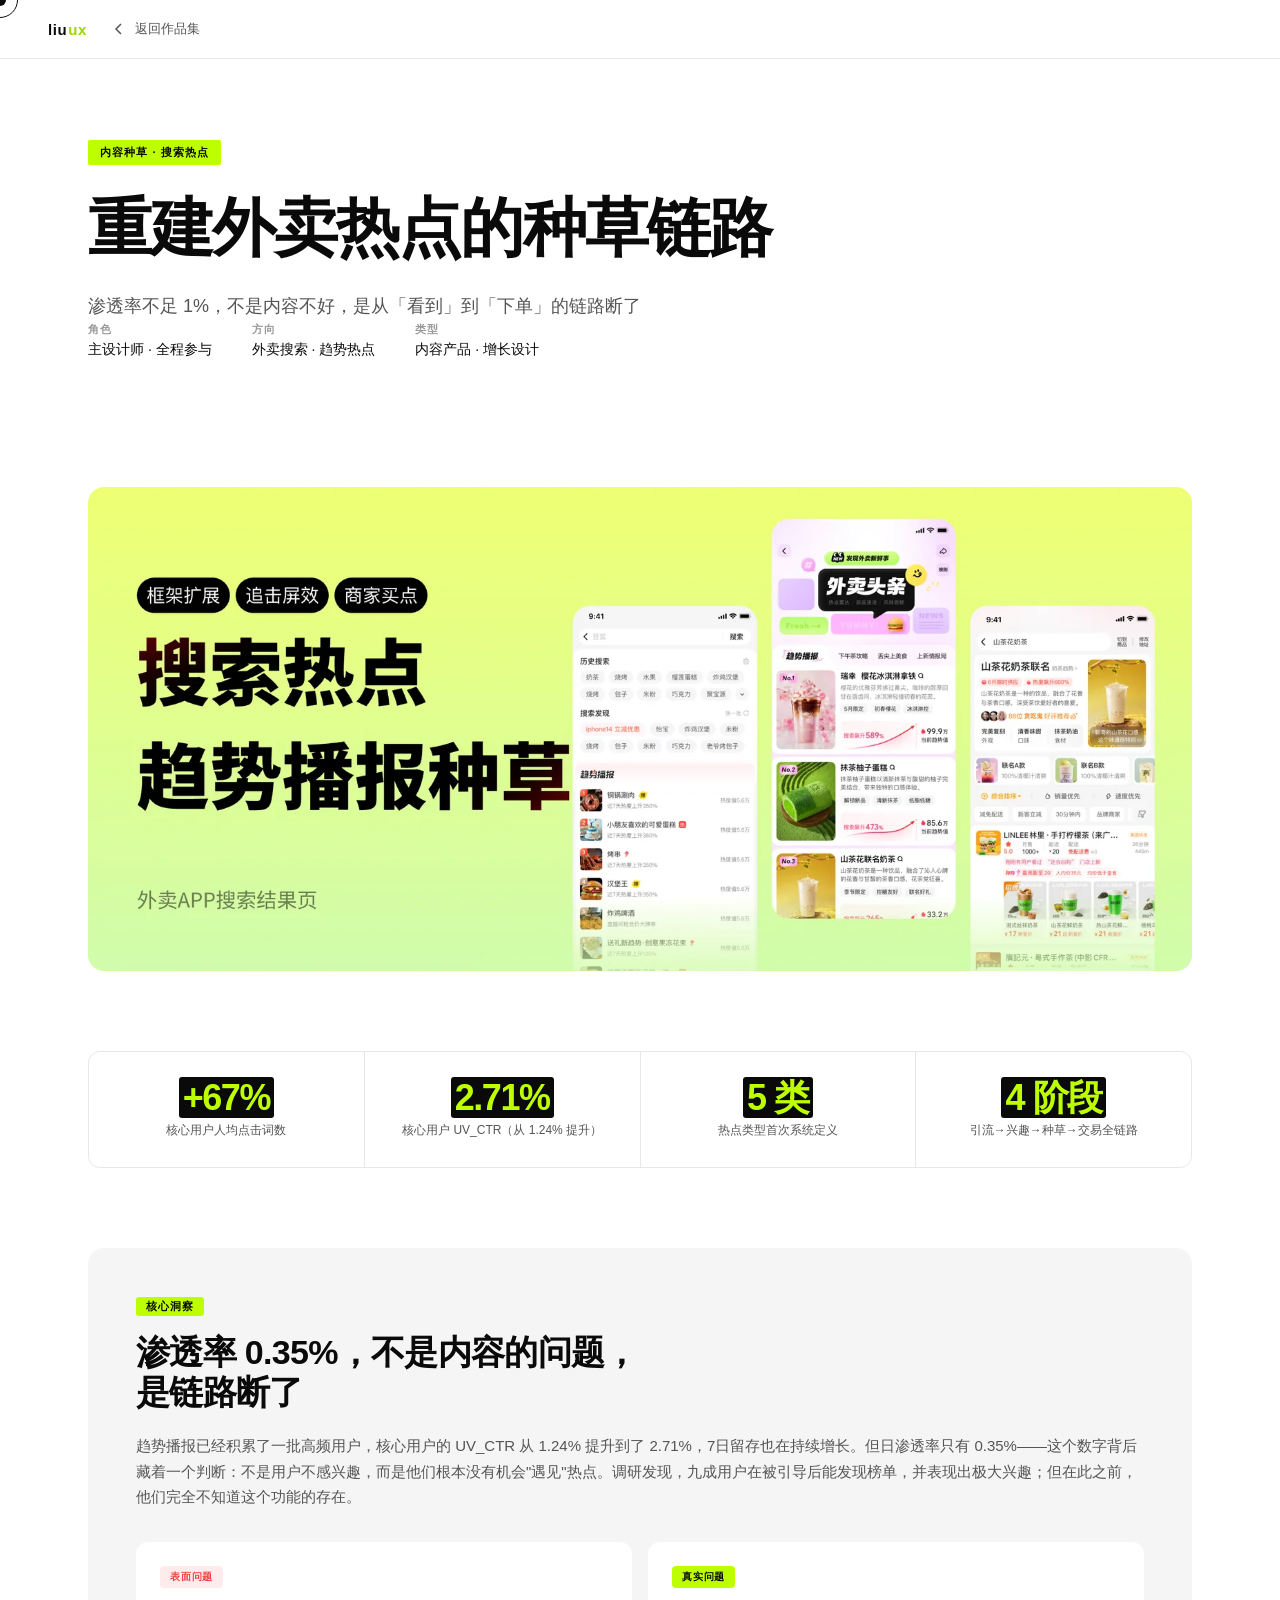
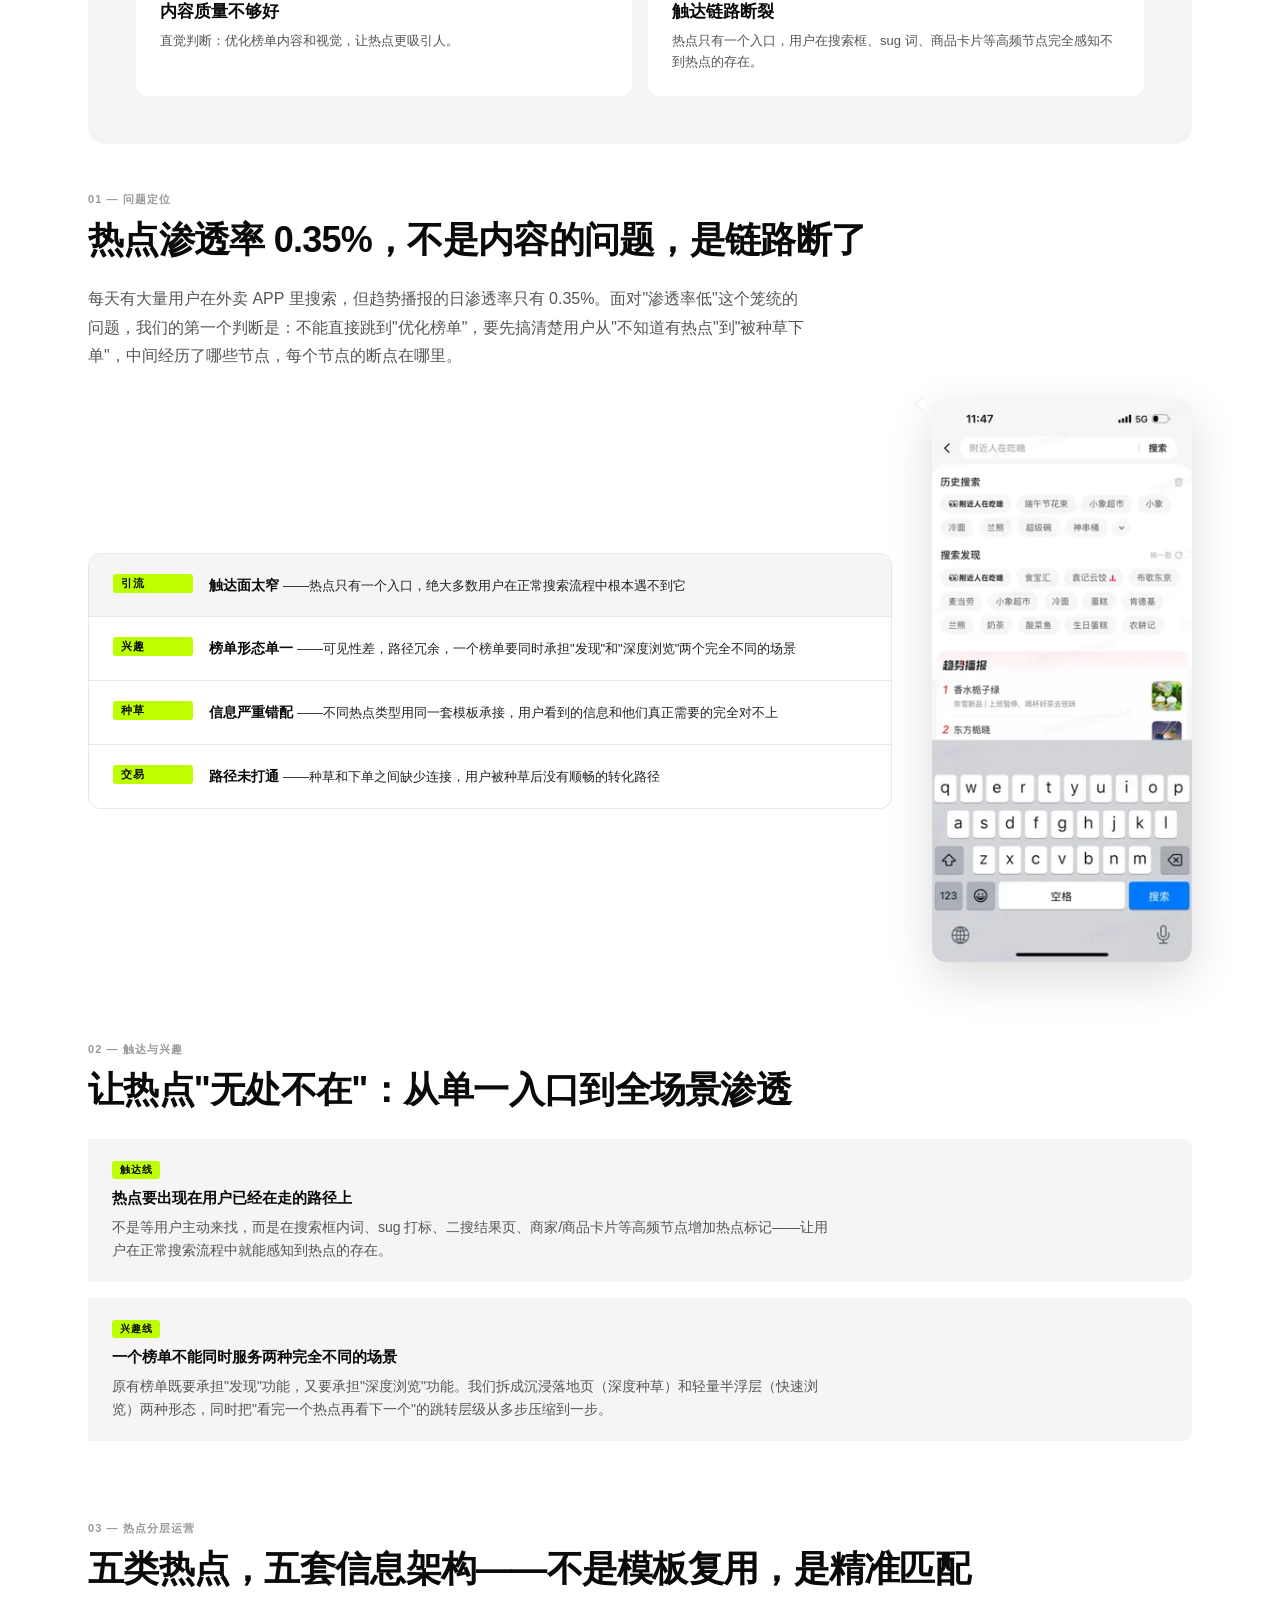
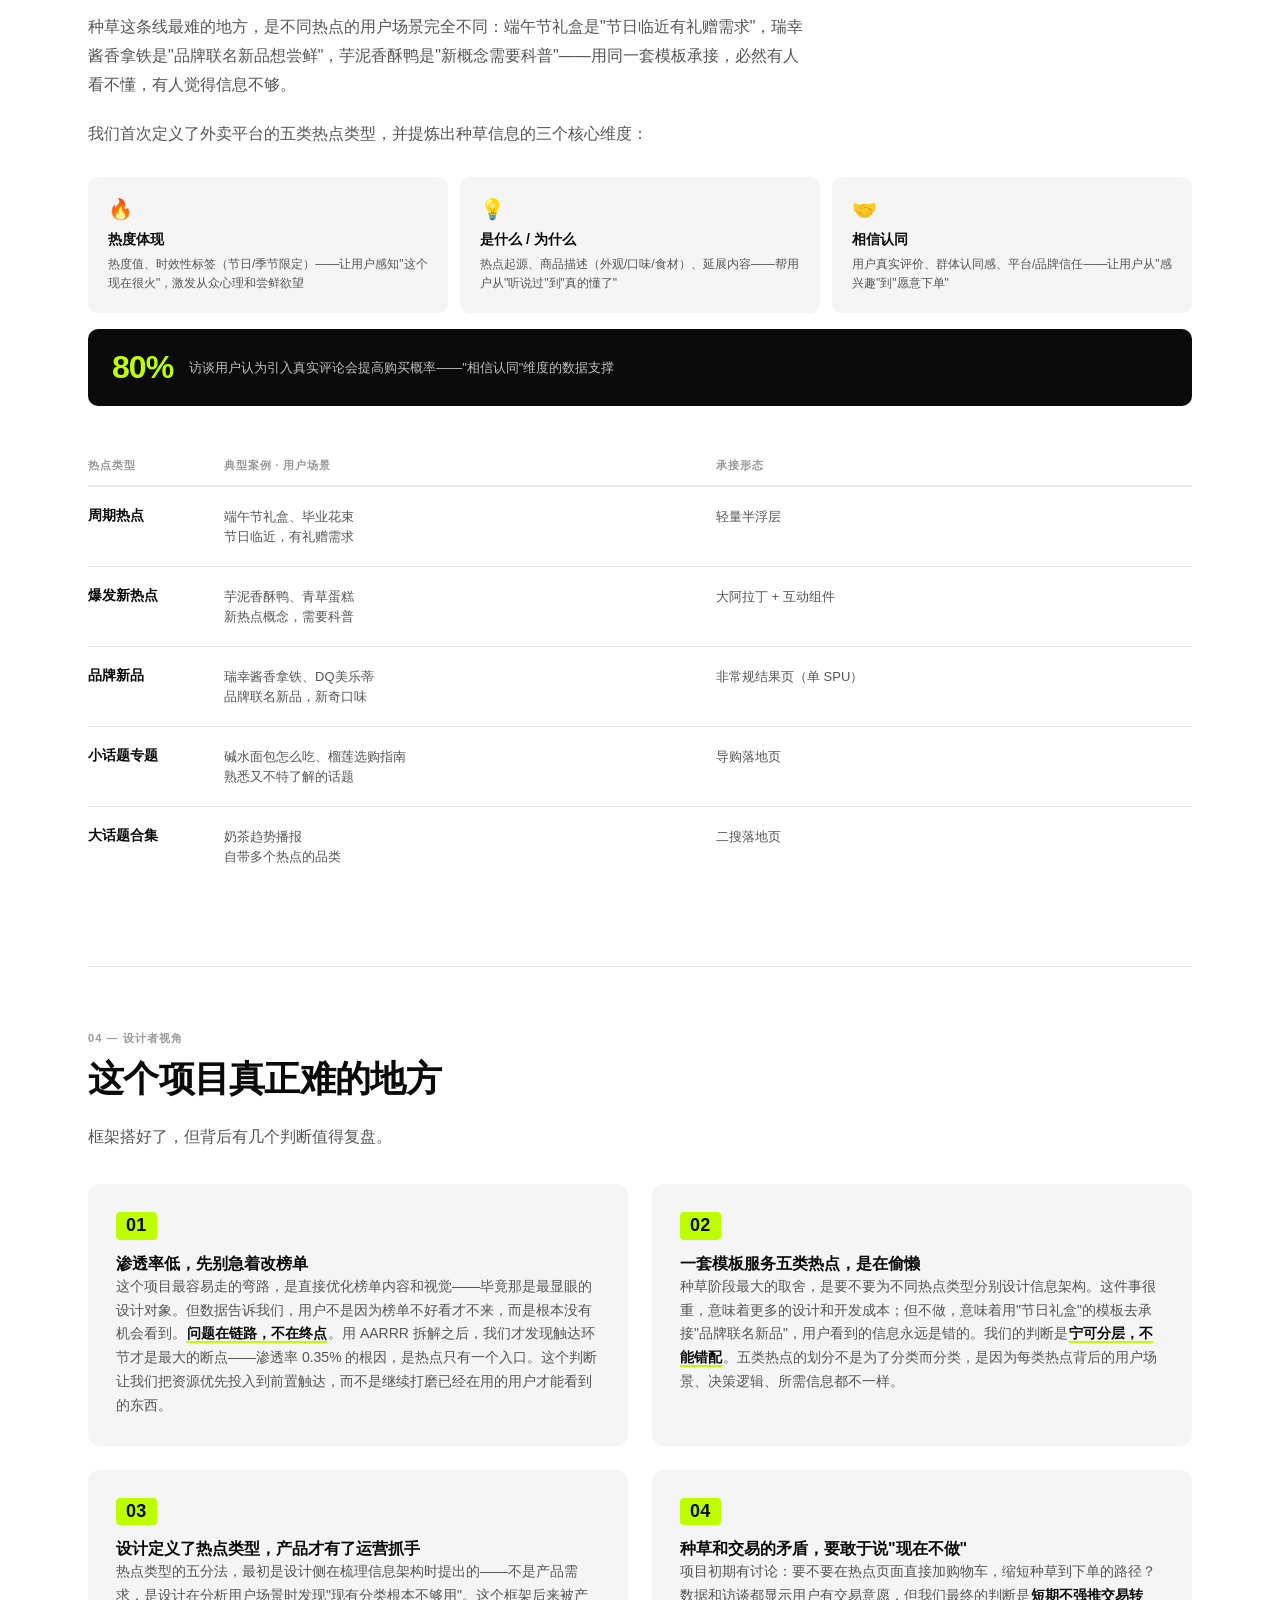
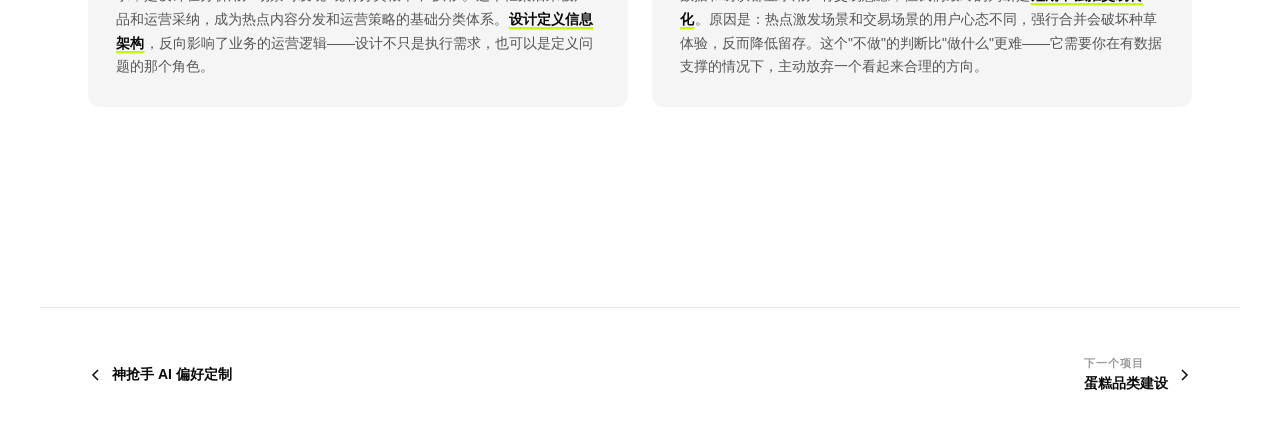
<file: project-03.html>
<!DOCTYPE html>
<html lang="zh-CN">
<head>
  <meta charset="UTF-8">
  <meta name="viewport" content="width=device-width, initial-scale=1.0">
  <title>趋势播报升级 — Liu Xiaohui</title>
  <style>
    :root {
      --accent: #beff00;
      --black: #0a0a0a;
      --white: #ffffff;
      --gray-100: #f5f5f5;
      --gray-200: #e8e8e8;
      --gray-400: #999;
      --gray-600: #555;
      --gray-800: #222;
    }
    * { margin: 0; padding: 0; box-sizing: border-box; }
    html { scroll-behavior: smooth; }
    body {
      font-family: 'Helvetica Neue', Helvetica, Arial, sans-serif;
      background: var(--white); color: var(--black); cursor: none;
    }
    .cursor {
      width: 12px; height: 12px; background: var(--black);
      border-radius: 50%; position: fixed; pointer-events: none;
      z-index: 9999; transform: translate(-50%, -50%);
    }
    .cursor-ring {
      width: 36px; height: 36px; border: 1.5px solid var(--black);
      border-radius: 50%; position: fixed; pointer-events: none;
      z-index: 9998; transform: translate(-50%, -50%);
      transition: transform 0.15s ease-out;
    }
    nav {
      position: fixed; top: 0; left: 0; right: 0; z-index: 100;
      display: flex; align-items: center; gap: 24px;
      padding: 20px 48px;
      background: rgba(255,255,255,0.92); backdrop-filter: blur(12px);
      border-bottom: 1px solid var(--gray-200);
    }
    .nav-logo { font-size: 15px; font-weight: 700; letter-spacing: 0.04em; text-decoration: none; color: var(--black); display: inline-flex; align-items: baseline; gap: 1px; user-select: none; }
    .nav-logo .logo-xh { color: #9ed400; display: inline-block; transform-style: preserve-3d; perspective: 200px; }
    @keyframes xh-to-ux { 0%{transform:rotate(0deg) scale(1);} 15%{transform:rotate(-14deg) scale(1);} 30%{transform:rotate(10deg) scale(1);} 48%{transform:rotate(-3deg) scale(.88);} 65%{transform:rotate(360deg) scale(1.06);} 80%{transform:rotate(358deg) scale(1);} 100%{transform:rotate(360deg) scale(1);} } 18%{transform:rotate(-14deg);} 36%{transform:rotate(9deg);} 52%{transform:rotate(-4deg) scale(.9);} 70%{transform:rotate(184deg) scale(1.05);} 85%{transform:rotate(178deg);} 100%{transform:rotate(180deg);} } 15%{transform:rotate(-12deg) rotateY(0deg);} 30%{transform:rotate(8deg) rotateY(0deg);} 45%{transform:rotate(-5deg) rotateY(90deg);} 60%{transform:rotate(0deg) rotateY(180deg);} 80%{transform:rotate(3deg) rotateY(180deg);} 100%{transform:rotate(0deg) rotateY(180deg);} }
    @keyframes ux-to-xh { 0%{transform:rotate(360deg) scale(1);} 15%{transform:rotate(374deg) scale(1);} 30%{transform:rotate(350deg) scale(1);} 48%{transform:rotate(363deg) scale(.88);} 65%{transform:rotate(0deg) scale(1.06);} 80%{transform:rotate(2deg) scale(1);} 100%{transform:rotate(0deg) scale(1);} } 18%{transform:rotate(194deg);} 36%{transform:rotate(171deg);} 52%{transform:rotate(184deg) scale(.9);} 70%{transform:rotate(-4deg) scale(1.05);} 85%{transform:rotate(2deg);} 100%{transform:rotate(0deg);} } 20%{transform:rotate(5deg) rotateY(180deg);} 45%{transform:rotate(-4deg) rotateY(90deg);} 65%{transform:rotate(8deg) rotateY(0deg);} 80%{transform:rotate(-5deg) rotateY(0deg);} 100%{transform:rotate(0deg) rotateY(0deg);} }
    .nav-logo .logo-xh.flip-to-ux{animation:xh-to-ux .75s cubic-bezier(.4,0,.2,1) forwards;}
    .nav-logo .logo-xh.flip-to-xh{animation:ux-to-xh .75s cubic-bezier(.4,0,.2,1) forwards;}
    .nav-back { display: flex; align-items: center; gap: 8px; font-size: 13px; font-weight: 500; color: var(--gray-600); text-decoration: none; transition: color 0.2s; }
    .nav-back:hover { color: var(--black); }
    .nav-back svg { width: 16px; height: 16px; }

    .hero { padding: 140px 48px 80px; max-width: 1200px; margin: 0 auto; }
    .hero-tag { display: inline-block; background: var(--accent); color: var(--black); font-size: 11px; font-weight: 700; letter-spacing: 0.1em; text-transform: uppercase; padding: 5px 12px; border-radius: 2px; margin-bottom: 28px; }
    .hero h1 { font-size: clamp(36px, 5vw, 64px); font-weight: 800; line-height: 1.1; letter-spacing: -0.03em; margin-bottom: 28px; max-width: 900px; }
    .hero-meta { display: flex; gap: 40px; flex-wrap: wrap; margin-bottom: 48px; }
    .meta-label { font-size: 11px; font-weight: 600; letter-spacing: 0.08em; text-transform: uppercase; color: var(--gray-400); margin-bottom: 4px; }
    .meta-value { font-size: 14px; font-weight: 500; color: var(--black); }
    .hero-desc { font-size: 18px; line-height: 1.7; color: var(--gray-600); max-width: 680px; }

    .content { max-width: 1200px; margin: 0 auto; padding: 0 48px 120px; }

    /* Hero visual */
    .hero-visual { width:100%; max-width:1200px; margin:0 auto 80px; padding:0 48px; }
    .hero-visual-inner { width:100%; border-radius:16px; overflow:hidden; position:relative; }
    .hero-visual-inner img { width:100%; height:auto; display:block; }
    @media(max-width:768px){ .hero-visual{ padding:0 24px; } }

    /* AARRR funnel */
    .funnel {
      background: var(--black); border-radius: 16px; padding: 48px; margin-bottom: 80px;
    }
    .funnel-title { font-size: 11px; font-weight: 700; letter-spacing: 0.1em; text-transform: uppercase; color: var(--accent); margin-bottom: 20px; }
    .funnel h2 { font-size: clamp(22px, 3vw, 36px); font-weight: 800; letter-spacing: -0.02em; margin-bottom: 32px; line-height: 1.15; color: var(--white); }
    .funnel-steps {
      display: grid; grid-template-columns: repeat(4, 1fr); gap: 16px;
    }
    @media (max-width: 768px) { .funnel-steps { grid-template-columns: repeat(2, 1fr); } }
    .funnel-step {
      border: 1px solid rgba(255,255,255,0.15); border-radius: 10px; padding: 20px;
      position: relative;
    }
    .funnel-step-num { font-size: 11px; font-weight: 700; color: var(--accent); letter-spacing: 0.08em; margin-bottom: 8px; }
    .funnel-step h3 { font-size: 18px; font-weight: 800; color: var(--white); margin-bottom: 8px; }
    .funnel-step p { font-size: 12px; color: rgba(255,255,255,0.55); line-height: 1.5; }

    .section { margin-bottom: 80px; }
    .section-num { font-size: 11px; font-weight: 700; letter-spacing: 0.1em; text-transform: uppercase; color: var(--gray-400); margin-bottom: 12px; }
    .section h2 { font-size: clamp(24px, 3vw, 36px); font-weight: 800; letter-spacing: -0.02em; margin-bottom: 24px; line-height: 1.15; }
    .section p { font-size: 16px; line-height: 1.8; color: var(--gray-600); max-width: 720px; margin-bottom: 20px; }

    /* Metrics */
    .metrics { display: grid; grid-template-columns: repeat(4, 1fr); gap: 1px; background: var(--gray-200); border: 1px solid var(--gray-200); border-radius: 12px; overflow: hidden; margin-bottom: 80px; }
    @media (max-width: 768px) { .metrics { grid-template-columns: repeat(2, 1fr); } }
    .metric-item { background: var(--white); padding: 28px 24px; text-align: center; }
    .metric-num { font-size: 36px; font-weight: 800; letter-spacing: -0.04em; color: var(--black); line-height: 1; margin-bottom: 6px; }
    .metric-num span { color: var(--accent); background: var(--black); padding: 0 4px; border-radius: 3px; }
    .metric-label { font-size: 12px; color: var(--gray-600); font-weight: 500; }

    /* Hot type table */
    .hot-types { margin-top: 32px; }
    .hot-type-item {
      display: grid; grid-template-columns: 120px 1fr 1fr;
      gap: 16px; padding: 20px 0;
      border-bottom: 1px solid var(--gray-200);
      align-items: start;
    }
    .hot-type-item:last-child { border-bottom: none; }
    .hot-type-name { font-size: 14px; font-weight: 700; }
    .hot-type-example { font-size: 13px; color: var(--gray-600); line-height: 1.5; }
    .hot-type-form { font-size: 13px; color: var(--gray-600); line-height: 1.5; }
    .hot-type-header { font-size: 11px; font-weight: 700; letter-spacing: 0.08em; text-transform: uppercase; color: var(--gray-400); padding-bottom: 12px; border-bottom: 2px solid var(--gray-200); }

    /* Two col */
    .two-col { display: grid; grid-template-columns: 1fr 1fr; gap: 24px; margin-top: 32px; }
    @media (max-width: 768px) { .two-col { grid-template-columns: 1fr; } }
.card { background: var(--gray-100); border-radius: 12px; padding: 28px; position: relative; transition: background 0.2s; }
.card:hover { background: var(--gray-100); }
.card-num { display: inline-block; background: var(--accent); color: var(--black); font-size: 18px; font-weight: 900; padding: 3px 10px; border-radius: 4px; letter-spacing: 0.02em; margin-bottom: 14px; line-height: 1.2; }
.card h3 { font-size: 16px; font-weight: 700; margin-bottom: 10px; letter-spacing: -0.01em; line-height: 1.4; color: var(--black); }
.card p { font-size: 14px; line-height: 1.7; color: var(--gray-600); margin: 0; }
.card .kw { color: var(--black); font-weight: 700; border-bottom: 2px solid var(--accent); border-radius: 2px; padding: 0 1px; transition: background 0.2s, border-color 0.2s; cursor: default; }
.card:hover .kw { color: var(--black); font-weight: 700; border-bottom-color: transparent; background: var(--accent); }

    /* Data callout */
    .data-row { display: flex; gap: 24px; flex-wrap: wrap; margin-top: 24px; }
    .data-callout {
      flex: 1; min-width: 160px;
      background: var(--gray-100); border-radius: 10px; padding: 20px 24px;
    }
    .data-callout .num { font-size: 28px; font-weight: 800; letter-spacing: -0.03em; margin-bottom: 4px; }
    .data-callout .label { font-size: 12px; color: var(--gray-600); }

    .highlight { border-left: 3px solid var(--accent); padding: 20px 24px; background: var(--gray-100); border-radius: 0 8px 8px 0; margin: 24px 0; }
    .highlight p { font-size: 15px; font-style: italic; color: var(--gray-800); margin: 0; }

    .insight-block { background: var(--gray-100); border-radius: 16px; padding: 48px; margin: 48px 0; }
    .insight-block-label { display: inline-block; font-size: 11px; font-weight: 700; letter-spacing: 0.08em; color: var(--black); background: var(--accent); padding: 2px 10px; border-radius: 3px; margin-bottom: 16px; }
    .insight-block h2 { font-size: clamp(22px, 3vw, 34px); font-weight: 800; letter-spacing: -0.02em; margin-bottom: 20px; line-height: 1.2; }
    .insight-block > p { font-size: 15px; color: var(--gray-600); line-height: 1.7; margin-bottom: 32px; }
    .insight-compare { display: grid; grid-template-columns: 1fr 1fr; gap: 16px; }
    @media (max-width: 768px) { .insight-compare { grid-template-columns: 1fr; } }
    .compare-item { background: var(--white); border-radius: 12px; padding: 24px; }
    .compare-label { display: inline-block; font-size: 10px; font-weight: 700; letter-spacing: 0.08em; text-transform: uppercase; padding: 4px 10px; border-radius: 4px; margin-bottom: 12px; }
    .compare-label.bad { background: rgba(239,68,68,0.1); color: #ef4444; }
    .compare-label.good { background: var(--accent); color: var(--black); }
    .compare-item h3 { font-size: 17px; font-weight: 800; margin-bottom: 8px; }
    .compare-item p { font-size: 13px; color: var(--gray-600); line-height: 1.6; margin: 0; }

    .divider { height: 1px; background: var(--gray-200); margin: 64px 0; }

    /* 01 断点列表 */
.break-wrap { display: grid; grid-template-columns: 1fr 260px; gap: 40px; align-items: center; margin-top: 28px; }
.break-list { display: flex; flex-direction: column; gap: 0; border: 1px solid var(--gray-200); border-radius: 12px; overflow: hidden; }
.break-item { display: grid; grid-template-columns: 80px 1fr; align-items: start; padding: 20px 24px; border-bottom: 1px solid var(--gray-200); gap: 16px; cursor: default; transition: background .15s; }
.break-item:last-child { border-bottom: none; }
.break-item:hover { background: var(--gray-100); }
.break-item.active { background: var(--gray-100); }
.break-stage { font-size: 11px; font-weight: 700; letter-spacing: 0.06em; color: var(--black); background: var(--accent); padding: 2px 8px; border-radius: 3px; }
.break-body { font-size: 14px; color: var(--gray-800); line-height: 1.6; }
.break-body strong { font-weight: 700; color: var(--black); }
.break-body span { color: var(--gray-500); font-size: 13px; }
/* 右侧图片预览区 */
.break-preview-area { position: relative; width: 100%; }
/* 箭头：绝对定位在预览区左侧，JS 控制 top */
.break-arrow {
  position: absolute; left: -16px; top: 50%;
  width: 0; height: 0;
  border-top: 7px solid transparent;
  border-bottom: 7px solid transparent;
  border-right: 9px solid #fff;
  filter: drop-shadow(-1px 0 1px rgba(0,0,0,.10));
  pointer-events: none;
  transition: top .2s cubic-bezier(.22,1,.36,1);
  z-index: 2;
  margin-top: -7px;
}
.break-preview-img {
  position: absolute; top: 0; left: 0;
  width: 100%; border-radius: 14px;
  box-shadow: 0 16px 48px rgba(0,0,0,.14);
  opacity: 0;
  transform: translateY(8px) scale(.97);
  transition: opacity .3s cubic-bezier(.22,1,.36,1), transform .3s cubic-bezier(.22,1,.36,1);
  pointer-events: none;
  display: block;
}
/* 占位图：撑开容器高度，本身不可见 */
.break-preview-img.placeholder {
  position: relative;
  opacity: 0;
  pointer-events: none;
}
.break-preview-img.visible {
  opacity: 1;
  transform: translateY(0) scale(1);
}
@media(max-width:768px){ .break-wrap{ grid-template-columns:1fr; } .break-preview-area{ display:none; } }

    /* 02 双线策略 */
    .strategy-lines { display: flex; flex-direction: column; gap: 16px; margin-top: 28px; }
    .strategy-line { border-left: 3px solid var(--gray-300); padding: 20px 24px; background: var(--gray-100); border-radius: 0 10px 10px 0; transition: border-color 0.2s; }
    .strategy-line:hover { border-left-color: var(--accent); }
    .strategy-line-tag { display: inline-block; font-size: 10px; font-weight: 700; letter-spacing: 0.08em; color: var(--black); background: var(--accent); padding: 2px 8px; border-radius: 3px; margin-bottom: 10px; }
    .strategy-line h4 { font-size: 15px; font-weight: 800; color: var(--black); margin-bottom: 8px; }
    .strategy-line p { font-size: 14px; color: var(--gray-600); line-height: 1.65; margin: 0; }

    /* 03 种草维度卡片 */
    .seed-dims { display: grid; grid-template-columns: repeat(3, 1fr); gap: 12px; margin-top: 28px; }
    @media (max-width: 768px) { .seed-dims { grid-template-columns: 1fr; } }
    .seed-dim { background: var(--gray-100); border-radius: 10px; padding: 20px; }
    .seed-dim-icon { font-size: 20px; margin-bottom: 10px; }
    .seed-dim h4 { font-size: 14px; font-weight: 800; color: var(--black); margin-bottom: 6px; }
    .seed-dim p { font-size: 12px; color: var(--gray-600); line-height: 1.6; margin: 0; }
    .stat-callout { display: flex; align-items: center; gap: 16px; background: var(--black); color: var(--white); border-radius: 10px; padding: 20px 24px; margin-top: 16px; }
    .stat-callout .stat-num { font-size: 32px; font-weight: 900; letter-spacing: -0.03em; color: var(--accent); white-space: nowrap; }
    .stat-callout .stat-desc { font-size: 13px; line-height: 1.5; color: rgba(255,255,255,0.75); }

    .footer-nav { border-top: 1px solid var(--gray-200); padding: 48px; display: flex; justify-content: space-between; align-items: center; max-width: 1200px; margin: 0 auto; }
    .footer-nav a { display: flex; align-items: center; gap: 8px; font-size: 14px; font-weight: 600; color: var(--black); text-decoration: none; transition: opacity 0.2s; }
    .footer-nav a:hover { opacity: 0.6; }
    .next-label { font-size: 11px; font-weight: 600; letter-spacing: 0.08em; text-transform: uppercase; color: var(--gray-400); display: block; margin-bottom: 4px; }

    .reveal { opacity: 0; transform: translateY(24px); transition: opacity 0.6s ease, transform 0.6s ease; }
    .reveal.visible { opacity: 1; transform: translateY(0); }

    @media (max-width: 768px) {
      nav { padding: 16px 24px; }
      .hero { padding: 100px 24px 60px; }
      .content { padding: 0 24px 80px; }
      .funnel { padding: 32px 24px; }
      .footer-nav { padding: 32px 24px; flex-direction: column; gap: 24px; }
    }
  
    /* ── Image Loading Placeholder ── */
    img[loading="lazy"] {
      background: linear-gradient(90deg, #f0f0f0 25%, #e0e0e0 50%, #f0f0f0 75%);
      background-size: 200% 100%;
      animation: shimmer 1.5s infinite;
      min-height: 200px;
    }
    img[loading="lazy"].loaded {
      animation: none;
      background: none;
      min-height: unset;
    }
    /* Dark variant for dark-bg sections */
    .section-img-dark[loading="lazy"],
    .img-full-dark[loading="lazy"] {
      background: linear-gradient(90deg, #1a1a1a 25%, #2a2a2a 50%, #1a1a1a 75%);
      background-size: 200% 100%;
    }
    @keyframes shimmer {
      0% { background-position: -200% 0; }
      100% { background-position: 200% 0; }
    }
    /* Video placeholder */
    video:not(.loaded) {
      background: linear-gradient(90deg, #1a1a1a 25%, #2a2a2a 50%, #1a1a1a 75%);
      background-size: 200% 100%;
      animation: shimmer 1.5s infinite;
      min-height: 300px;
      border-radius: 12px;
    }
    video.loaded {
      animation: none;
      background: none;
      min-height: unset;
    }

  </style>
</head>
<body>

  <div class="cursor" id="cursor"></div>
  <div class="cursor-ring" id="cursorRing"></div>

  <nav>
<a href="index.html" class="nav-logo" id="nav-logo">liu<span class="logo-xh" id="logo-xh">xh</span></a>
<a href="index.html" class="nav-back">
<svg viewBox="0 0 16 16" fill="none" stroke="currentColor" stroke-width="1.5">
<path d="M10 3L5 8l5 5"/>
</svg>
返回作品集
</a>
</nav>

  <!-- Hero -->
  <section class="hero">
    <div class="hero-tag reveal">内容种草 · 搜索热点</div>
<h1 class="reveal">重建外卖热点的种草链路</h1>
<p class="hero-desc reveal">渗透率不足 1%，不是内容不好，是从「看到」到「下单」的链路断了</p>
    <div class="hero-meta reveal">
      <div class="meta-item">
        <div class="meta-label">角色</div>
        <div class="meta-value">主设计师 · 全程参与</div>
      </div>
      <div class="meta-item">
        <div class="meta-label">方向</div>
        <div class="meta-value">外卖搜索 · 趋势热点</div>
      </div>
      <div class="meta-item">
        <div class="meta-label">类型</div>
        <div class="meta-value">内容产品 · 增长设计</div>
      </div>
    </div>
  </section>

  <!-- Hero visual -->
  <div class="hero-visual reveal">
    <div class="hero-visual-inner">
      <img src="cover-trend.webp" alt="搜索热点趋势播报种草">
    </div>
  </div>

  <!-- Content -->
  <div class="content">

    <!-- Metrics -->
    <div class="metrics reveal">
      <div class="metric-item">
        <div class="metric-num"><span>+67%</span></div>
        <div class="metric-label">核心用户人均点击词数</div>
      </div>
      <div class="metric-item">
        <div class="metric-num"><span>2.71%</span></div>
        <div class="metric-label">核心用户 UV_CTR（从 1.24% 提升）</div>
      </div>
      <div class="metric-item">
        <div class="metric-num"><span>5 类</span></div>
        <div class="metric-label">热点类型首次系统定义</div>
      </div>
      <div class="metric-item">
        <div class="metric-num"><span>4 阶段</span></div>
        <div class="metric-label">引流→兴趣→种草→交易全链路</div>
      </div>
    </div>

    <!-- 核心洞察 -->
    <div class="insight-block reveal">
      <div class="insight-block-label">核心洞察</div>
      <h2>渗透率 0.35%，不是内容的问题，<br>是链路断了</h2>
      <p>趋势播报已经积累了一批高频用户，核心用户的 UV_CTR 从 1.24% 提升到了 2.71%，7日留存也在持续增长。但日渗透率只有 0.35%——这个数字背后藏着一个判断：不是用户不感兴趣，而是他们根本没有机会"遇见"热点。调研发现，九成用户在被引导后能发现榜单，并表现出极大兴趣；但在此之前，他们完全不知道这个功能的存在。</p>
      <div class="insight-compare">
        <div class="compare-item">
          <div class="compare-label bad">表面问题</div>
          <h3>内容质量不够好</h3>
          <p>直觉判断：优化榜单内容和视觉，让热点更吸引人。</p>
        </div>
        <div class="compare-item">
          <div class="compare-label good">真实问题</div>
          <h3>触达链路断裂</h3>
          <p>热点只有一个入口，用户在搜索框、sug 词、商品卡片等高频节点完全感知不到热点的存在。</p>
        </div>
      </div>
    </div>

    <!-- 01 问题定位 -->
    <div class="section reveal">
      <div class="section-num">01 — 问题定位</div>
      <h2>热点渗透率 0.35%，不是内容的问题，是链路断了</h2>
      <p>每天有大量用户在外卖 APP 里搜索，但趋势播报的日渗透率只有 0.35%。面对"渗透率低"这个笼统的问题，我们的第一个判断是：不能直接跳到"优化榜单"，要先搞清楚用户从"不知道有热点"到"被种草下单"，中间经历了哪些节点，每个节点的断点在哪里。</p>
      <div class="break-wrap">
        <div class="break-list" id="break-list">
          <div class="break-item" data-img="p3-break-1.webp">
            <div class="break-stage">引流</div>
            <div class="break-body"><strong>触达面太窄</strong> <span>——热点只有一个入口，绝大多数用户在正常搜索流程中根本遇不到它</span></div>
          </div>
          <div class="break-item" data-img="p3-break-2.webp">
            <div class="break-stage">兴趣</div>
            <div class="break-body"><strong>榜单形态单一</strong> <span>——可见性差，路径冗余，一个榜单要同时承担"发现"和"深度浏览"两个完全不同的场景</span></div>
          </div>
          <div class="break-item" data-img="p3-break-3.webp">
            <div class="break-stage">种草</div>
            <div class="break-body"><strong>信息严重错配</strong> <span>——不同热点类型用同一套模板承接，用户看到的信息和他们真正需要的完全对不上</span></div>
          </div>
          <div class="break-item" data-img="p3-break-4.webp">
            <div class="break-stage">交易</div>
            <div class="break-body"><strong>路径未打通</strong> <span>——种草和下单之间缺少连接，用户被种草后没有顺畅的转化路径</span></div>
          </div>
        </div>
        <!-- 右侧图片预览区 -->
        <div class="break-preview-area" id="break-preview-area">
          <div class="break-arrow" id="break-arrow"></div>
          <!-- placeholder 撑开容器高度，本身不可见 -->
          <img loading="lazy" class="break-preview-img placeholder" src="p3-break-1.webp" alt="">
          <img loading="lazy" class="break-preview-img" id="break-img-1" src="p3-break-1.webp" alt="">
          <img loading="lazy" class="break-preview-img" id="break-img-2" src="p3-break-2.webp" alt="">
          <img loading="lazy" class="break-preview-img" id="break-img-3" src="p3-break-3.webp" alt="">
          <img loading="lazy" class="break-preview-img" id="break-img-4" src="p3-break-4.webp" alt="">
        </div>
      </div>
    </div>

    <!-- 02 触达与兴趣 -->
    <div class="section reveal">
      <div class="section-num">02 — 触达与兴趣</div>
      <h2>让热点"无处不在"：从单一入口到全场景渗透</h2>
      <div class="strategy-lines">
        <div class="strategy-line">
          <div class="strategy-line-tag">触达线</div>
          <h4>热点要出现在用户已经在走的路径上</h4>
          <p>不是等用户主动来找，而是在搜索框内词、sug 打标、二搜结果页、商家/商品卡片等高频节点增加热点标记——让用户在正常搜索流程中就能感知到热点的存在。</p>
        </div>
        <div class="strategy-line">
          <div class="strategy-line-tag">兴趣线</div>
          <h4>一个榜单不能同时服务两种完全不同的场景</h4>
          <p>原有榜单既要承担"发现"功能，又要承担"深度浏览"功能。我们拆成沉浸落地页（深度种草）和轻量半浮层（快速浏览）两种形态，同时把"看完一个热点再看下一个"的跳转层级从多步压缩到一步。</p>
        </div>
      </div>
    </div>

    <!-- 03 热点分层 -->
    <div class="section reveal">
      <div class="section-num">03 — 热点分层运营</div>
      <h2>五类热点，五套信息架构——不是模板复用，是精准匹配</h2>
      <p>种草这条线最难的地方，是不同热点的用户场景完全不同：端午节礼盒是"节日临近有礼赠需求"，瑞幸酱香拿铁是"品牌联名新品想尝鲜"，芋泥香酥鸭是"新概念需要科普"——用同一套模板承接，必然有人看不懂，有人觉得信息不够。</p>
      <p>我们首次定义了外卖平台的五类热点类型，并提炼出种草信息的三个核心维度：</p>
      <div class="seed-dims">
        <div class="seed-dim">
          <div class="seed-dim-icon">🔥</div>
          <h4>热度体现</h4>
          <p>热度值、时效性标签（节日/季节限定）——让用户感知"这个现在很火"，激发从众心理和尝鲜欲望</p>
        </div>
        <div class="seed-dim">
          <div class="seed-dim-icon">💡</div>
          <h4>是什么 / 为什么</h4>
          <p>热点起源、商品描述（外观/口味/食材）、延展内容——帮用户从"听说过"到"真的懂了"</p>
        </div>
        <div class="seed-dim">
          <div class="seed-dim-icon">🤝</div>
          <h4>相信认同</h4>
          <p>用户真实评价、群体认同感、平台/品牌信任——让用户从"感兴趣"到"愿意下单"</p>
        </div>
      </div>
      <div class="stat-callout">
        <div class="stat-num">80%</div>
        <div class="stat-desc">访谈用户认为引入真实评论会提高购买概率——"相信认同"维度的数据支撑</div>
      </div>
      <div class="hot-types">
        <div class="hot-type-item hot-type-header">
          <div>热点类型</div>
          <div>典型案例 · 用户场景</div>
          <div>承接形态</div>
        </div>
        <div class="hot-type-item">
          <div class="hot-type-name">周期热点</div>
          <div class="hot-type-example">端午节礼盒、毕业花束<br><span>节日临近，有礼赠需求</span></div>
          <div class="hot-type-form">轻量半浮层</div>
        </div>
        <div class="hot-type-item">
          <div class="hot-type-name">爆发新热点</div>
          <div class="hot-type-example">芋泥香酥鸭、青草蛋糕<br><span>新热点概念，需要科普</span></div>
          <div class="hot-type-form">大阿拉丁 + 互动组件</div>
        </div>
        <div class="hot-type-item">
          <div class="hot-type-name">品牌新品</div>
          <div class="hot-type-example">瑞幸酱香拿铁、DQ美乐蒂<br><span>品牌联名新品，新奇口味</span></div>
          <div class="hot-type-form">非常规结果页（单 SPU）</div>
        </div>
        <div class="hot-type-item">
          <div class="hot-type-name">小话题专题</div>
          <div class="hot-type-example">碱水面包怎么吃、榴莲选购指南<br><span>熟悉又不特了解的话题</span></div>
          <div class="hot-type-form">导购落地页</div>
        </div>
        <div class="hot-type-item">
          <div class="hot-type-name">大话题合集</div>
          <div class="hot-type-example">奶茶趋势播报<br><span>自带多个热点的品类</span></div>
          <div class="hot-type-form">二搜落地页</div>
        </div>
      </div>
    </div>

    <div class="divider"></div>

    <!-- 04 复盘 -->
    <div class="section reveal">
      <div class="section-num">04 — 设计者视角</div>
      <h2>这个项目真正难的地方</h2>
      <p>框架搭好了，但背后有几个判断值得复盘。</p>
      <div class="two-col">
        <div class="card">
          <div class="card-num">01</div>
          <h4>渗透率低，先别急着改榜单</h4>
          <p>这个项目最容易走的弯路，是直接优化榜单内容和视觉——毕竟那是最显眼的设计对象。但数据告诉我们，用户不是因为榜单不好看才不来，而是根本没有机会看到。<span class="kw">问题在链路，不在终点</span>。用 AARRR 拆解之后，我们才发现触达环节才是最大的断点——渗透率 0.35% 的根因，是热点只有一个入口。这个判断让我们把资源优先投入到前置触达，而不是继续打磨已经在用的用户才能看到的东西。</p>
        </div>
        <div class="card">
          <div class="card-num">02</div>
          <h4>一套模板服务五类热点，是在偷懒</h4>
          <p>种草阶段最大的取舍，是要不要为不同热点类型分别设计信息架构。这件事很重，意味着更多的设计和开发成本；但不做，意味着用"节日礼盒"的模板去承接"品牌联名新品"，用户看到的信息永远是错的。我们的判断是<span class="kw">宁可分层，不能错配</span>。五类热点的划分不是为了分类而分类，是因为每类热点背后的用户场景、决策逻辑、所需信息都不一样。</p>
        </div>
        <div class="card">
          <div class="card-num">03</div>
          <h4>设计定义了热点类型，产品才有了运营抓手</h4>
          <p>热点类型的五分法，最初是设计侧在梳理信息架构时提出的——不是产品需求，是设计在分析用户场景时发现"现有分类根本不够用"。这个框架后来被产品和运营采纳，成为热点内容分发和运营策略的基础分类体系。<span class="kw">设计定义信息架构</span>，反向影响了业务的运营逻辑——设计不只是执行需求，也可以是定义问题的那个角色。</p>
        </div>
        <div class="card">
          <div class="card-num">04</div>
          <h4>种草和交易的矛盾，要敢于说"现在不做"</h4>
          <p>项目初期有讨论：要不要在热点页面直接加购物车，缩短种草到下单的路径？数据和访谈都显示用户有交易意愿，但我们最终的判断是<span class="kw">短期不强推交易转化</span>。原因是：热点激发场景和交易场景的用户心态不同，强行合并会破坏种草体验，反而降低留存。这个"不做"的判断比"做什么"更难——它需要你在有数据支撑的情况下，主动放弃一个看起来合理的方向。</p>
        </div>
      </div>
    </div>

  </div>

  <!-- Footer nav -->
  <div class="footer-nav">
<a href="project-05.html">
<svg width="16" height="16" viewBox="0 0 16 16" fill="none" stroke="currentColor" stroke-width="1.5">
<path d="M10 3L5 8l5 5"/>
</svg>
      神抢手 AI 偏好定制
    </a>
    <a href="project-04.html">
      <div>
        <span class="next-label">下一个项目</span>
        蛋糕品类建设
      </div>
      <svg width="16" height="16" viewBox="0 0 16 16" fill="none" stroke="currentColor" stroke-width="1.5">
        <path d="M6 3l5 5-5 5"/>
      </svg>
    </a>
  </div>

  <script>
    const cursor = document.getElementById('cursor');
    const ring = document.getElementById('cursorRing');
    let mx = 0, my = 0, rx = 0, ry = 0;
    document.addEventListener('mousemove', e => { mx = e.clientX; my = e.clientY; });
    function animateCursor() {
      cursor.style.left = mx + 'px'; cursor.style.top = my + 'px';
      rx += (mx - rx) * 0.12; ry += (my - ry) * 0.12;
      ring.style.left = rx + 'px'; ring.style.top = ry + 'px';
      requestAnimationFrame(animateCursor);
    }
    animateCursor();
    const reveals = document.querySelectorAll('.reveal');
    const observer = new IntersectionObserver(entries => {
      entries.forEach(e => { if (e.isIntersecting) e.target.classList.add('visible'); });
    }, { threshold: 0.1 });
reveals.forEach(el => observer.observe(el));
    /* ── Break-list hover 图片预览 ── */
    (function(){
      const items   = document.querySelectorAll('.break-item[data-img]');
      const arrow   = document.getElementById('break-arrow');
      const preview = document.getElementById('break-preview-area');
      if (!items.length) return;

      /* id → img 元素的映射，跳过 placeholder */
      const imgMap = {
        'p3-break-1.webp': document.getElementById('break-img-1'),
        'p3-break-2.webp': document.getElementById('break-img-2'),
        'p3-break-3.webp': document.getElementById('break-img-3'),
        'p3-break-4.webp': document.getElementById('break-img-4'),
      };

      let currentImg = null;

      /* 箭头：相对预览区顶部的偏移 = 激活行中心 - 预览区顶部 */
      function updateArrow(item) {
        if (!arrow || !preview) return;
        const listRect    = document.getElementById('break-list').getBoundingClientRect();
        const previewRect = preview.getBoundingClientRect();
        const itemRect    = item.getBoundingClientRect();
        /* 激活行中心相对于预览区顶部的距离 */
        const centerY = itemRect.top - previewRect.top + itemRect.height / 2;
        arrow.style.top = centerY + 'px';
      }

      function activate(item) {
        items.forEach(i => i.classList.remove('active'));
        item.classList.add('active');
        updateArrow(item);
        const next = imgMap[item.dataset.img];
        if (!next || next === currentImg) return;
        if (currentImg) currentImg.classList.remove('visible');
        next.classList.add('visible');
        currentImg = next;
      }

      items.forEach(item => {
        item.addEventListener('mouseenter', () => activate(item));
      });

      /* 默认激活第一行，等图片加载完再算箭头位置 */
      window.addEventListener('load', () => activate(items[0]));
      /* 也立即激活图片（load 可能已经触发过） */
      activate(items[0]);
    })();

    (function(){const el=document.getElementById('logo-xh');if(!el)return;let isUX=false,animating=false;function flipTo(toUX){if(animating)return;animating=true;const cls=toUX?'flip-to-ux':'flip-to-xh';el.classList.remove('flip-to-ux','flip-to-xh');void el.offsetWidth;el.classList.add(cls);setTimeout(()=>{el.textContent=toUX?'ux':'xh';},380);el.addEventListener('animationend',function done(){el.removeEventListener('animationend',done);isUX=toUX;animating=false;});}setTimeout(()=>flipTo(true),1500);document.getElementById('nav-logo').addEventListener('mouseenter',()=>{if(!animating)flipTo(!isUX);});})();
</script>

  <!-- Image load fade-in -->
  <script>
  (function(){
    function markLoaded(img){
      img.classList.add('loaded');
    }
    // Handle already-cached images
    document.querySelectorAll('img[loading="lazy"]').forEach(function(img){
      if(img.complete && img.naturalHeight > 0){
        markLoaded(img);
      } else {
        img.addEventListener('load', function(){ markLoaded(img); });
        img.addEventListener('error', function(){ markLoaded(img); });
      }
    });
    // Handle dynamically loaded images (MutationObserver)
    new MutationObserver(function(mutations){
      mutations.forEach(function(m){
        m.addedNodes.forEach(function(node){
          if(node.tagName === 'IMG' && node.getAttribute('loading') === 'lazy'){
            if(node.complete && node.naturalHeight > 0){
              markLoaded(node);
            } else {
              node.addEventListener('load', function(){ markLoaded(node); });
            }
          }
        });
      });
    }).observe(document.body, {childList: true, subtree: true});
    // Videos
    document.querySelectorAll('video').forEach(function(v){
      v.addEventListener('loadeddata', function(){ v.classList.add('loaded'); });
      if(v.readyState >= 2) v.classList.add('loaded');
    });
  })();
  </script>

</body>
</html>
</file>
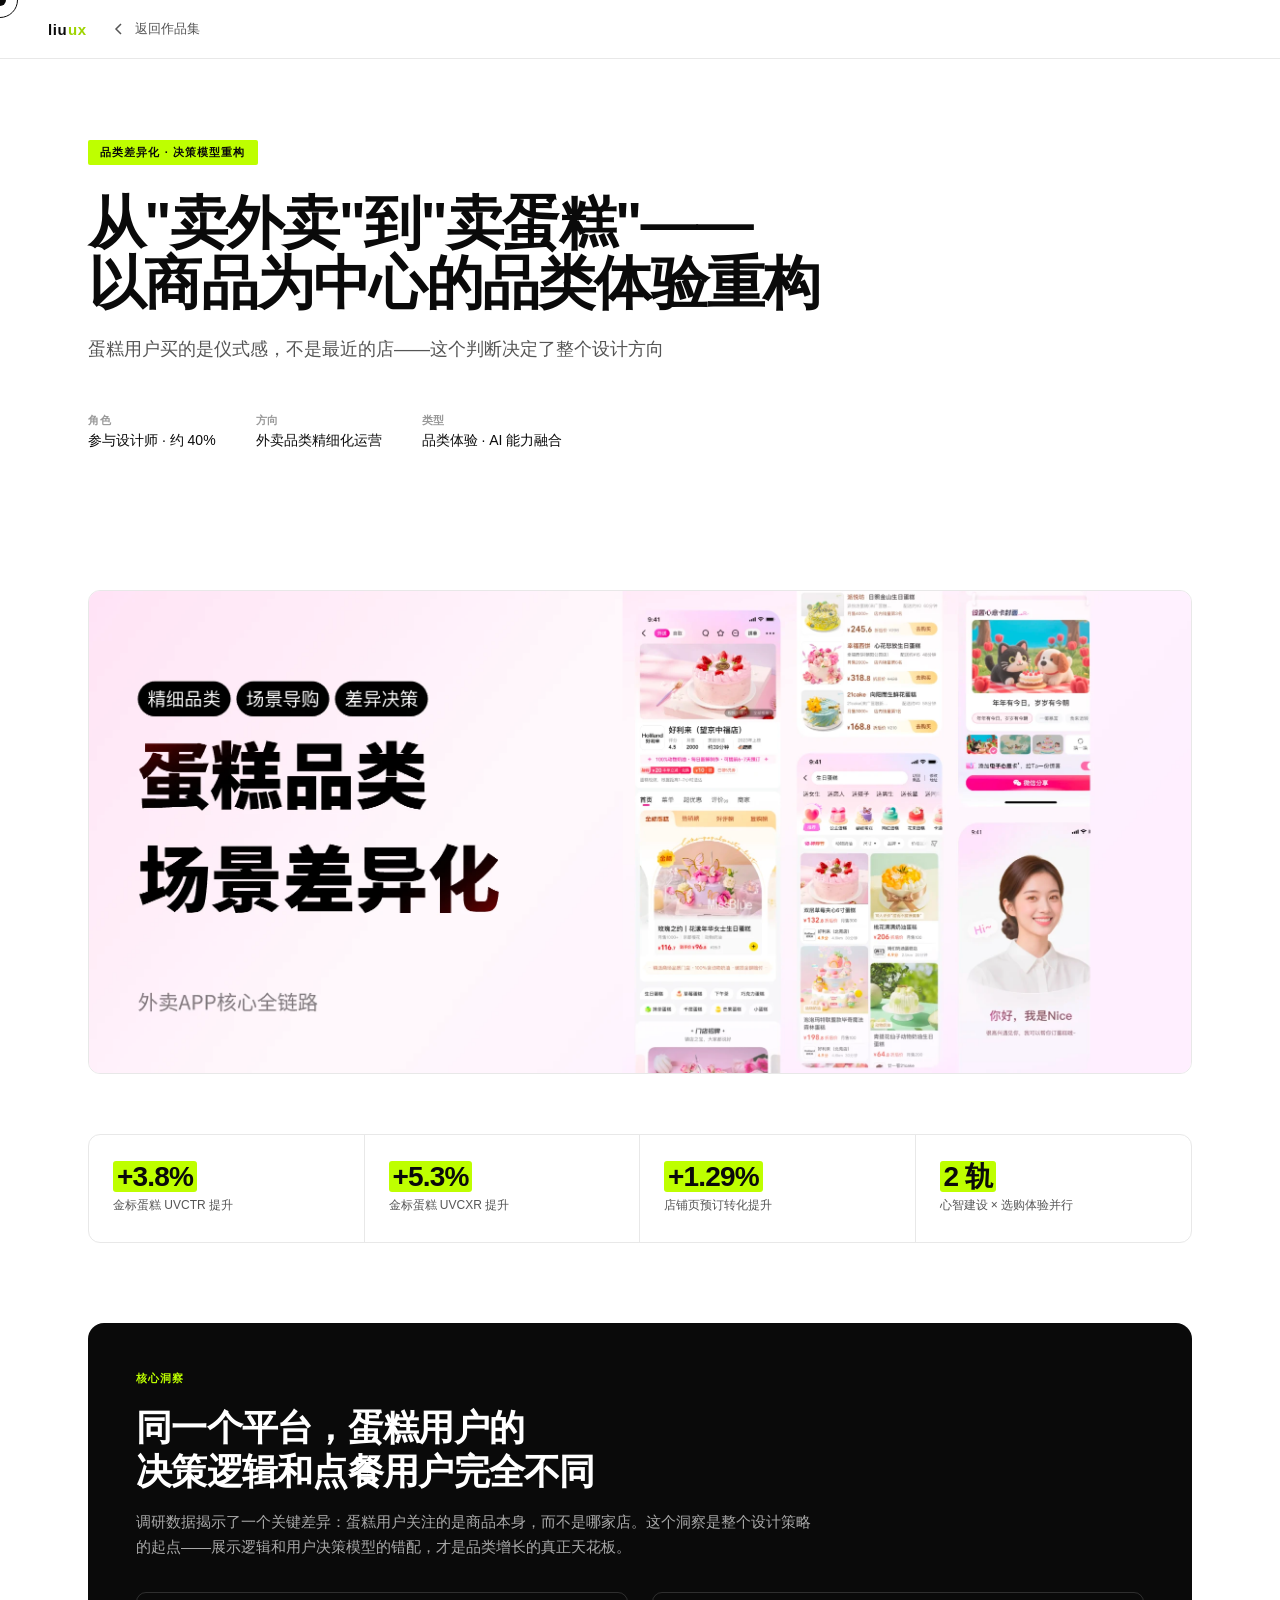
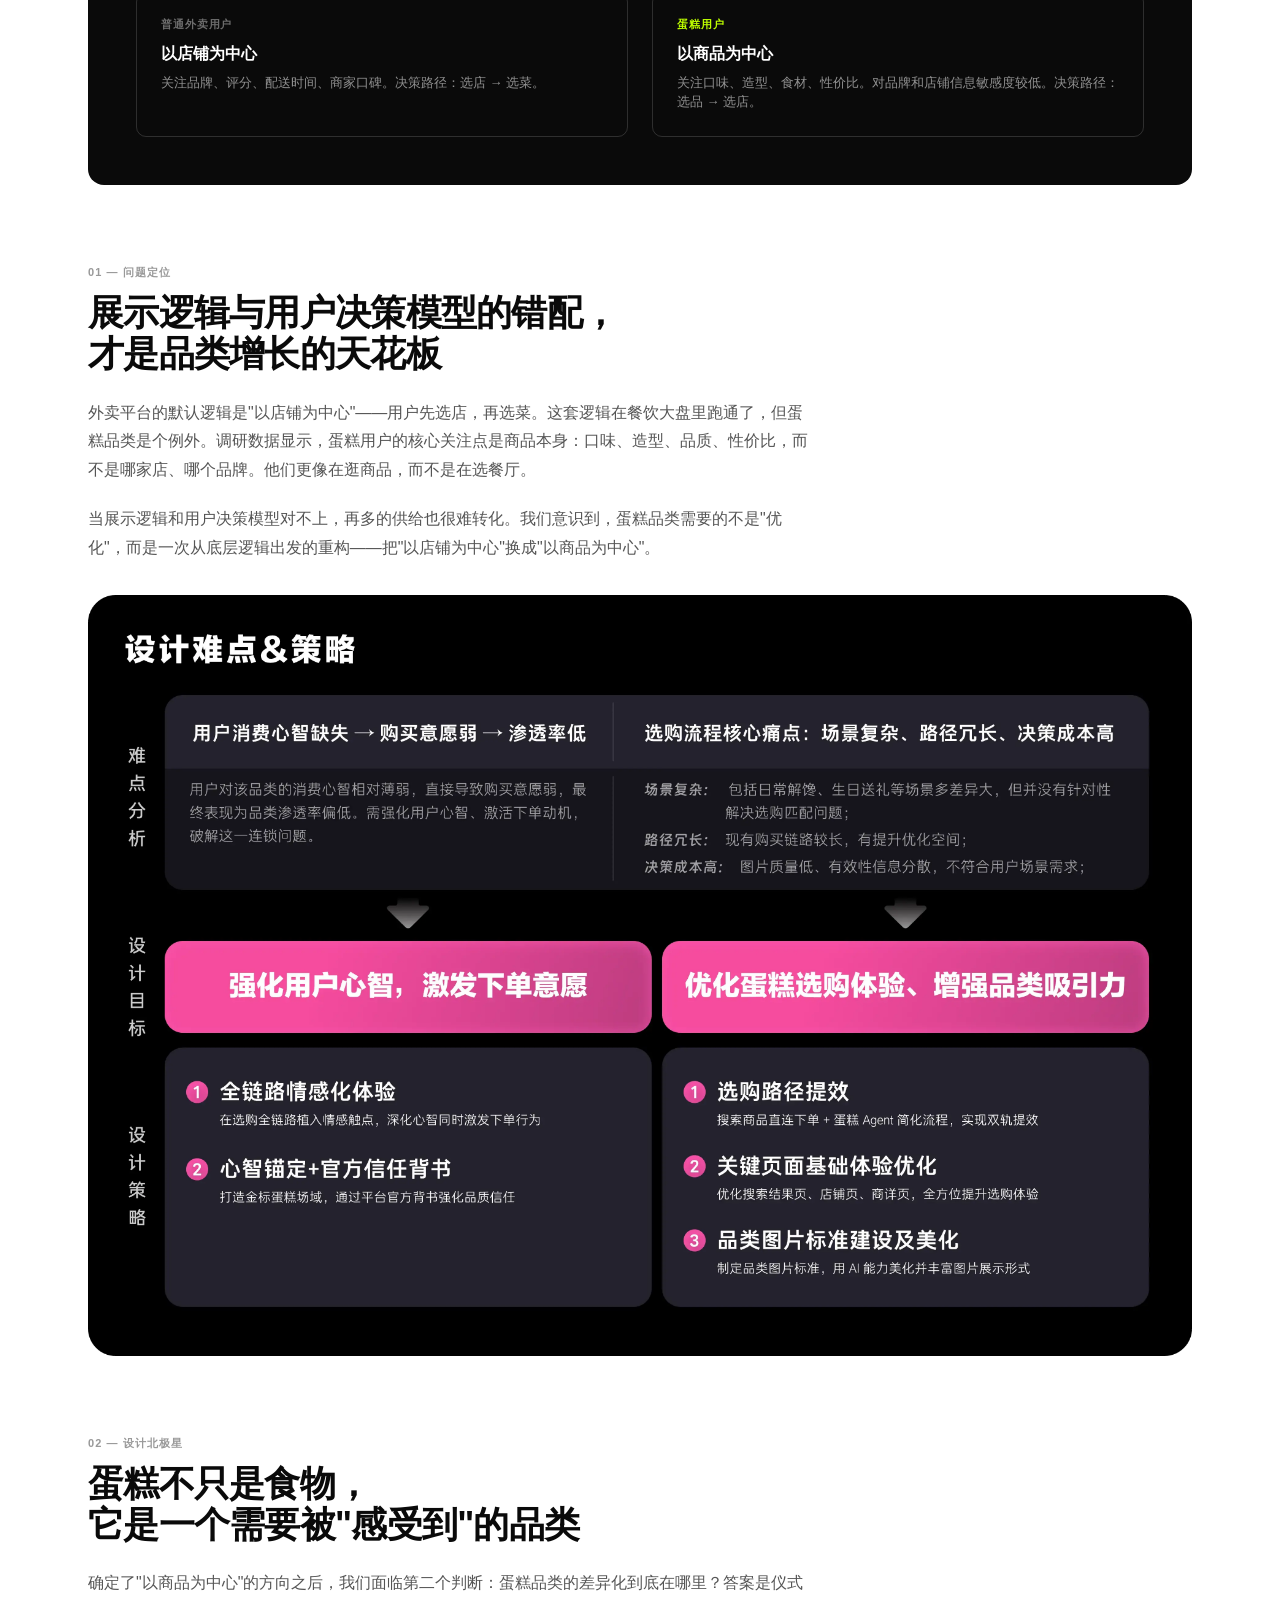
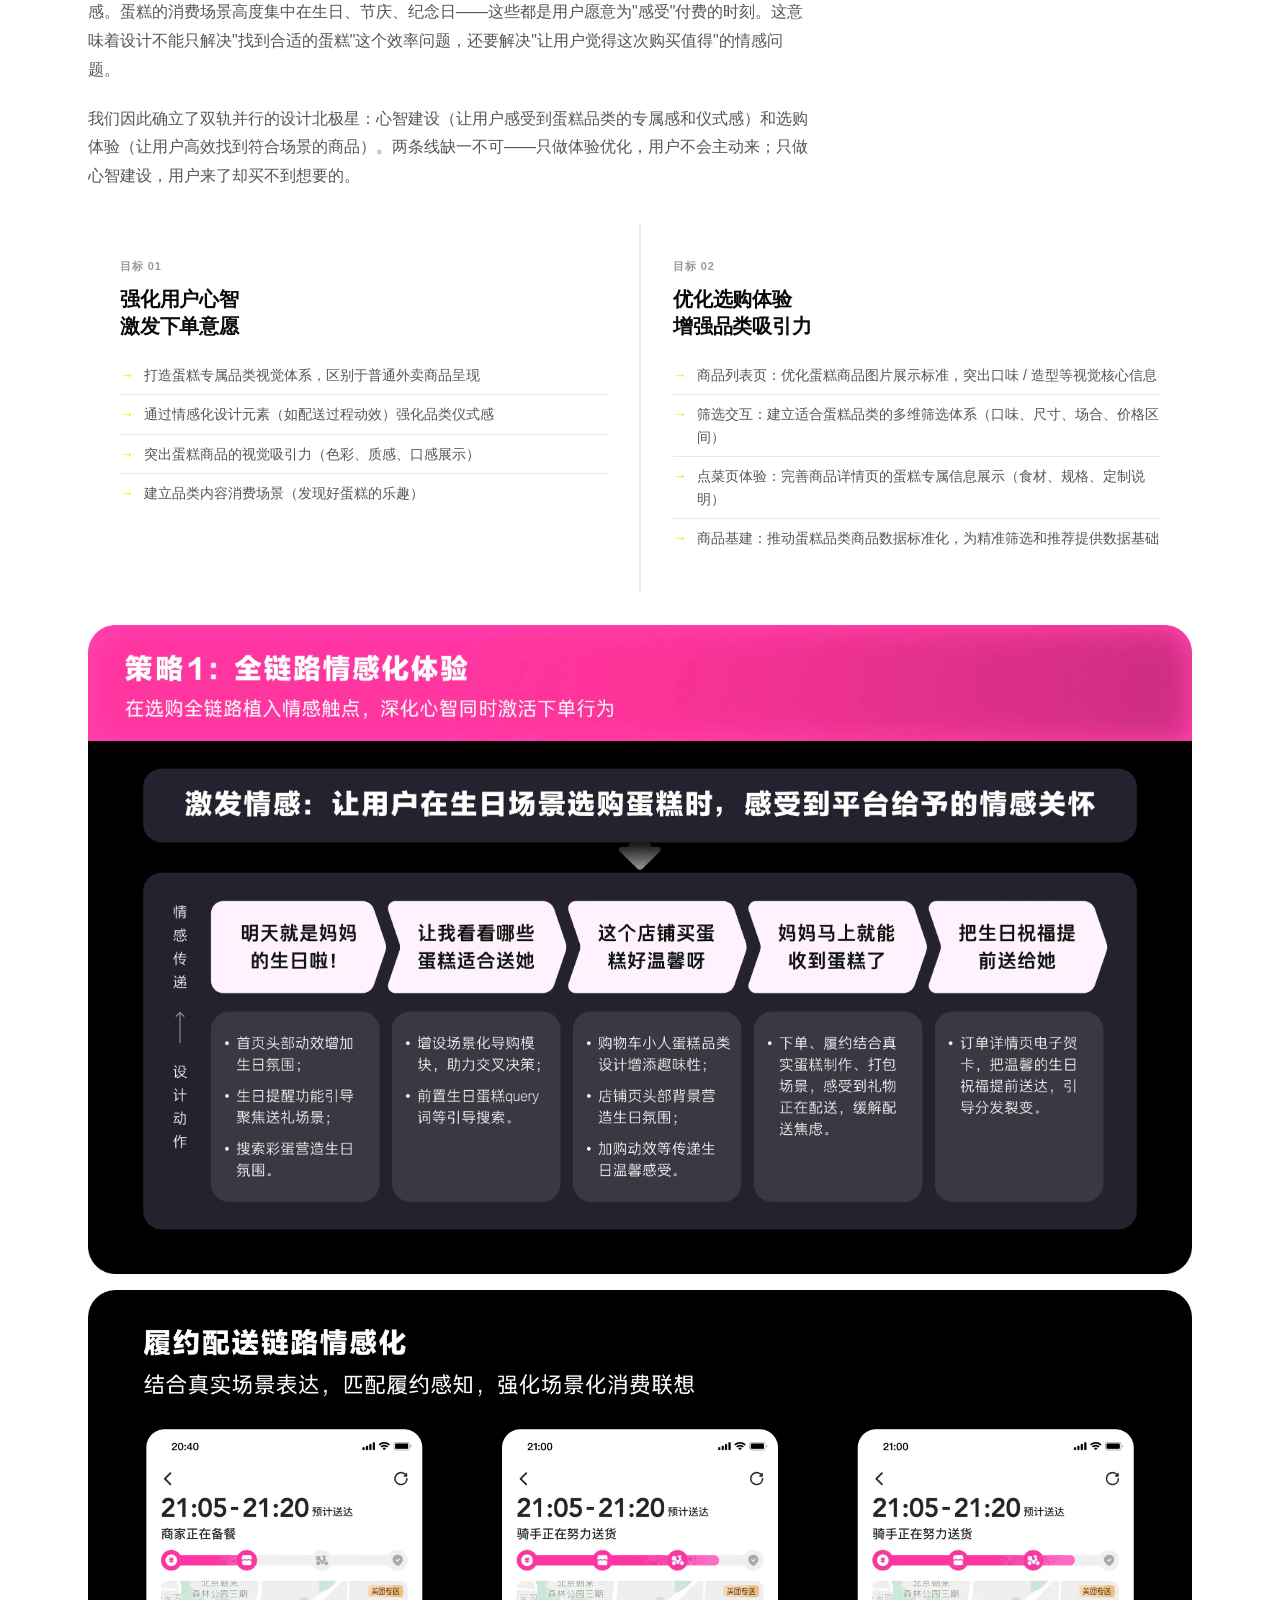
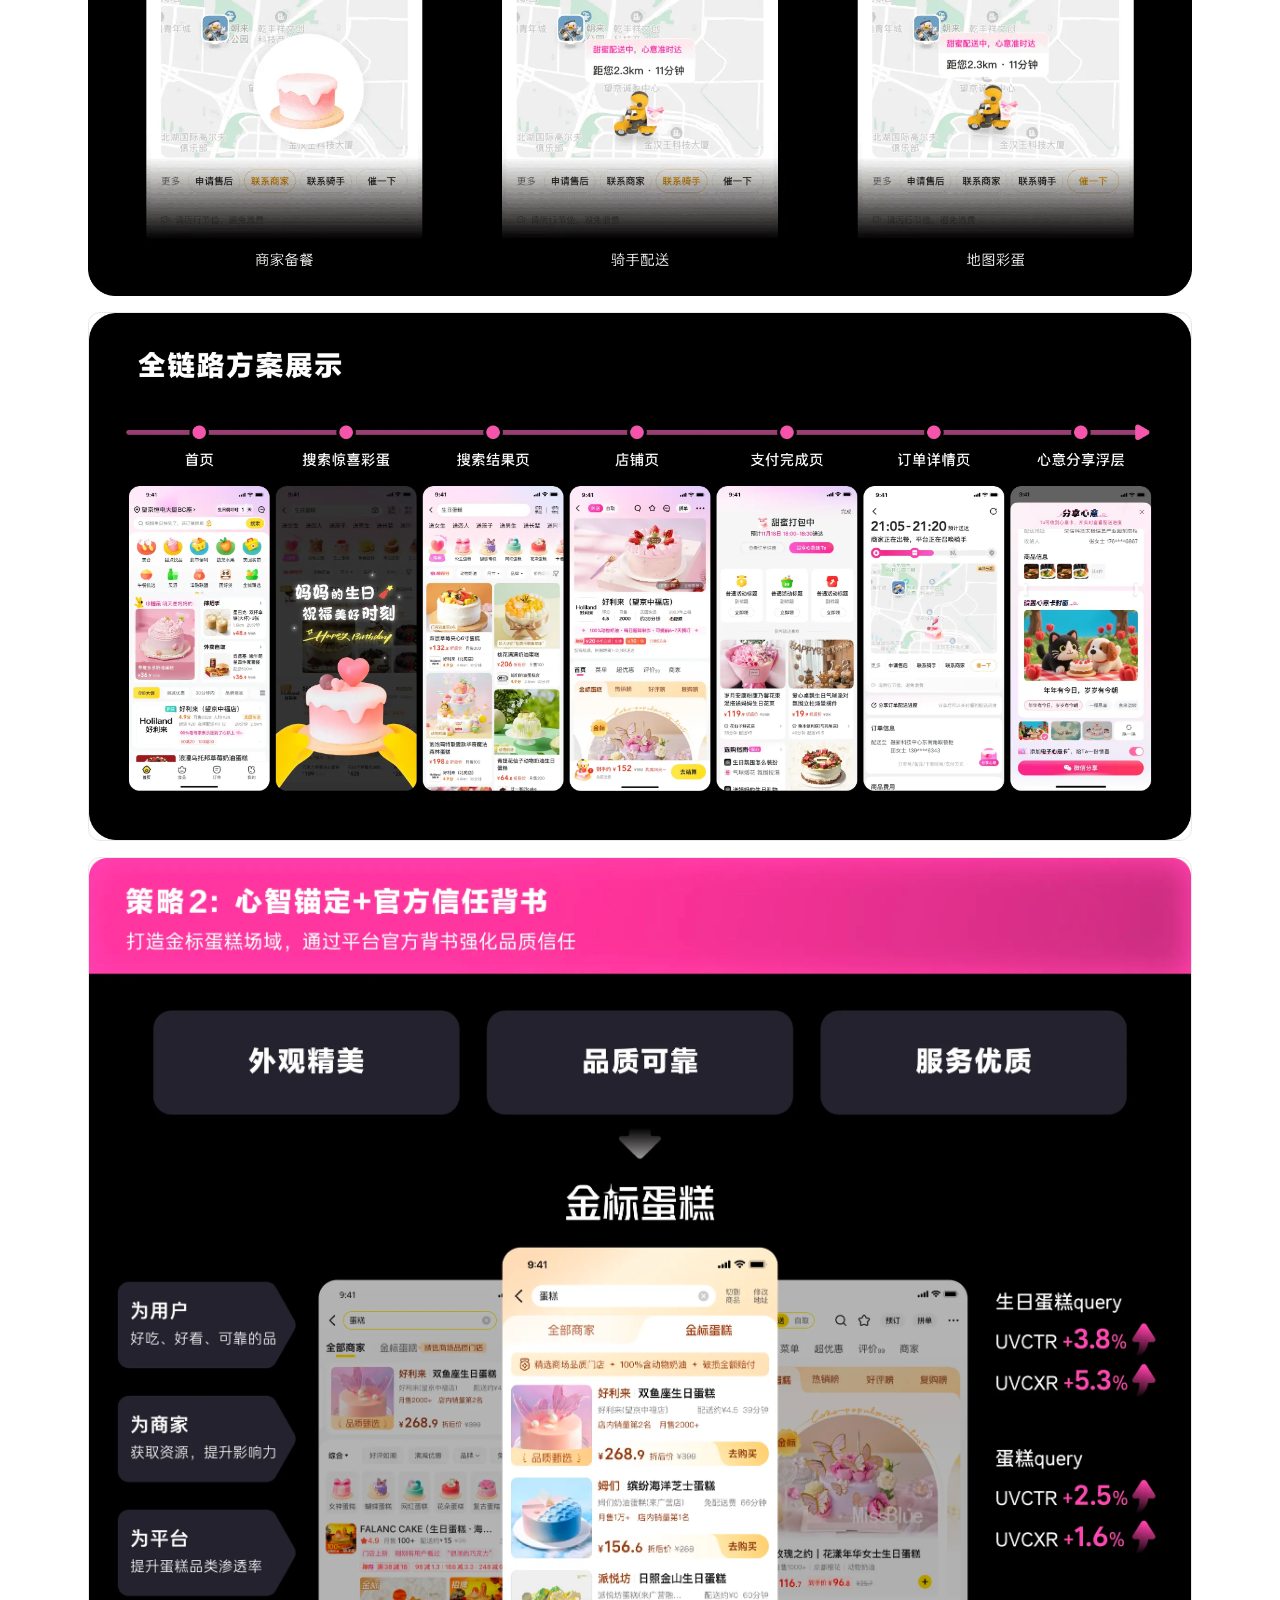
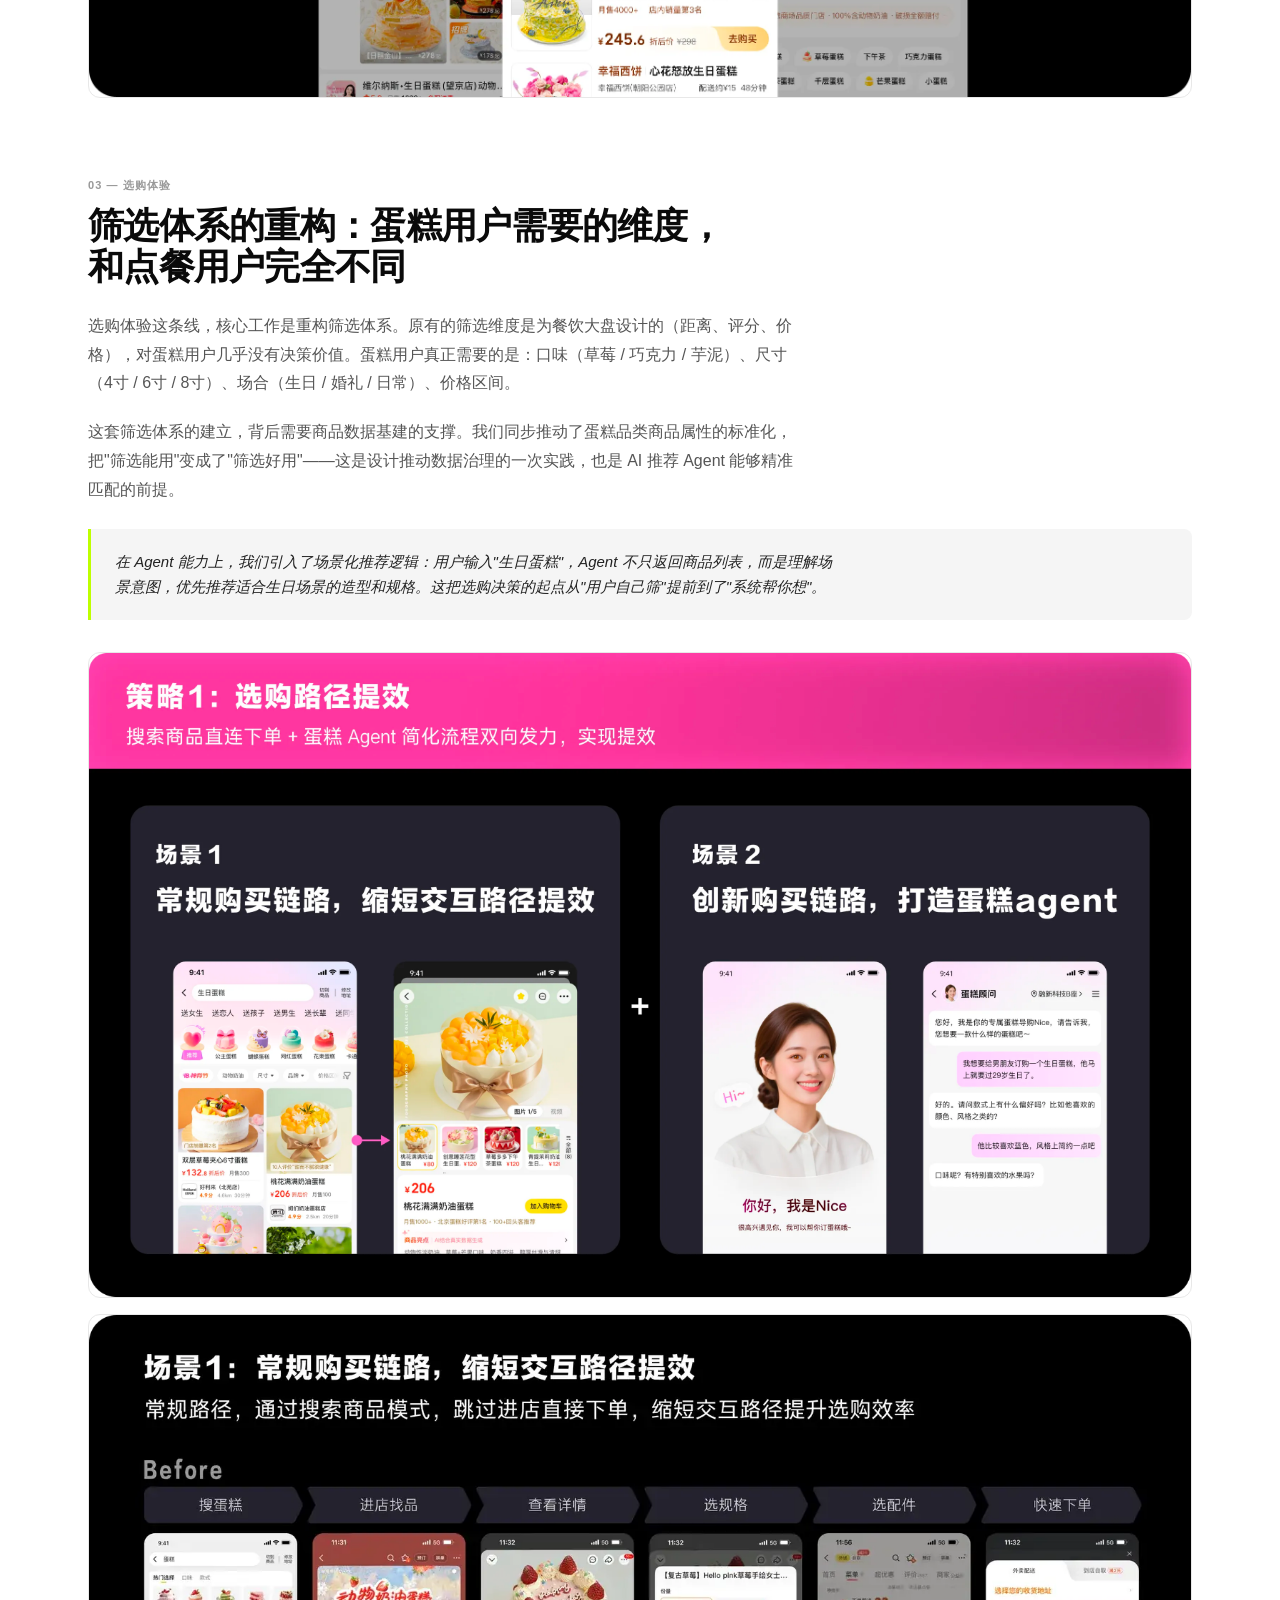
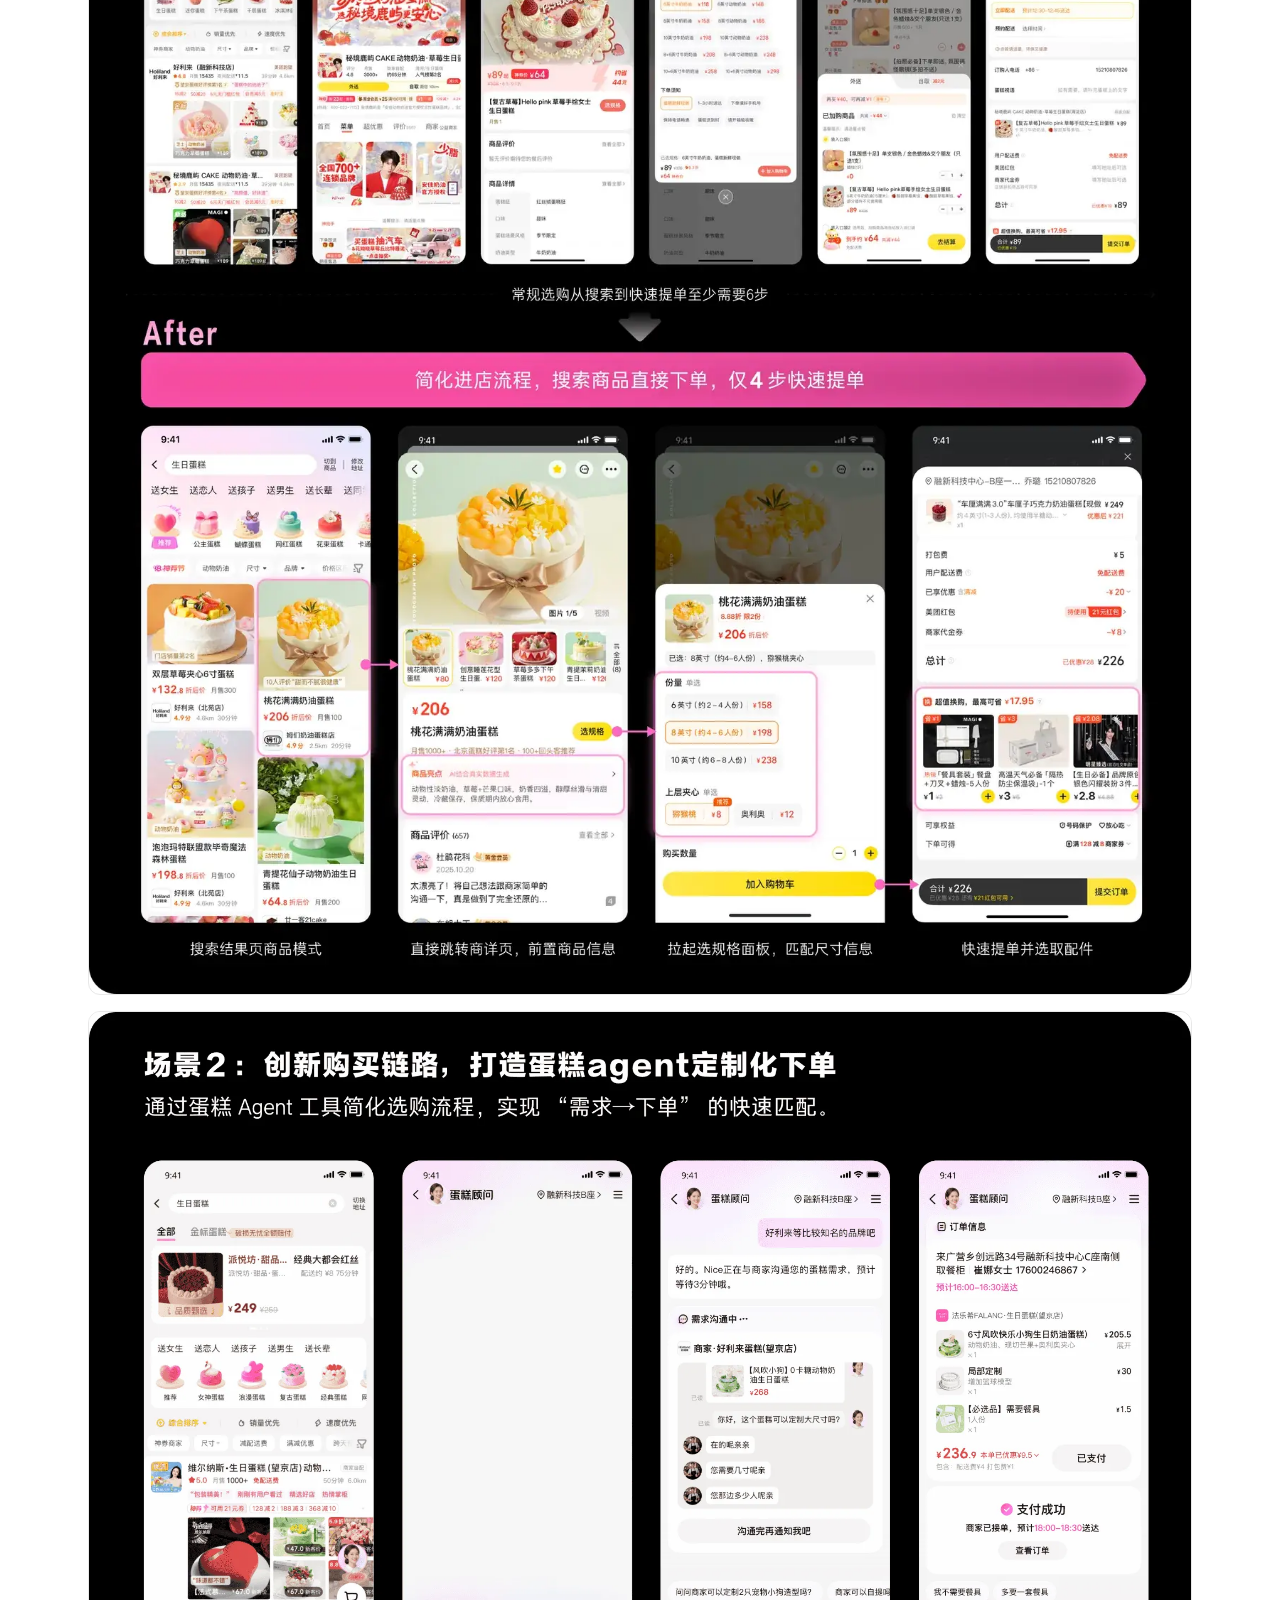
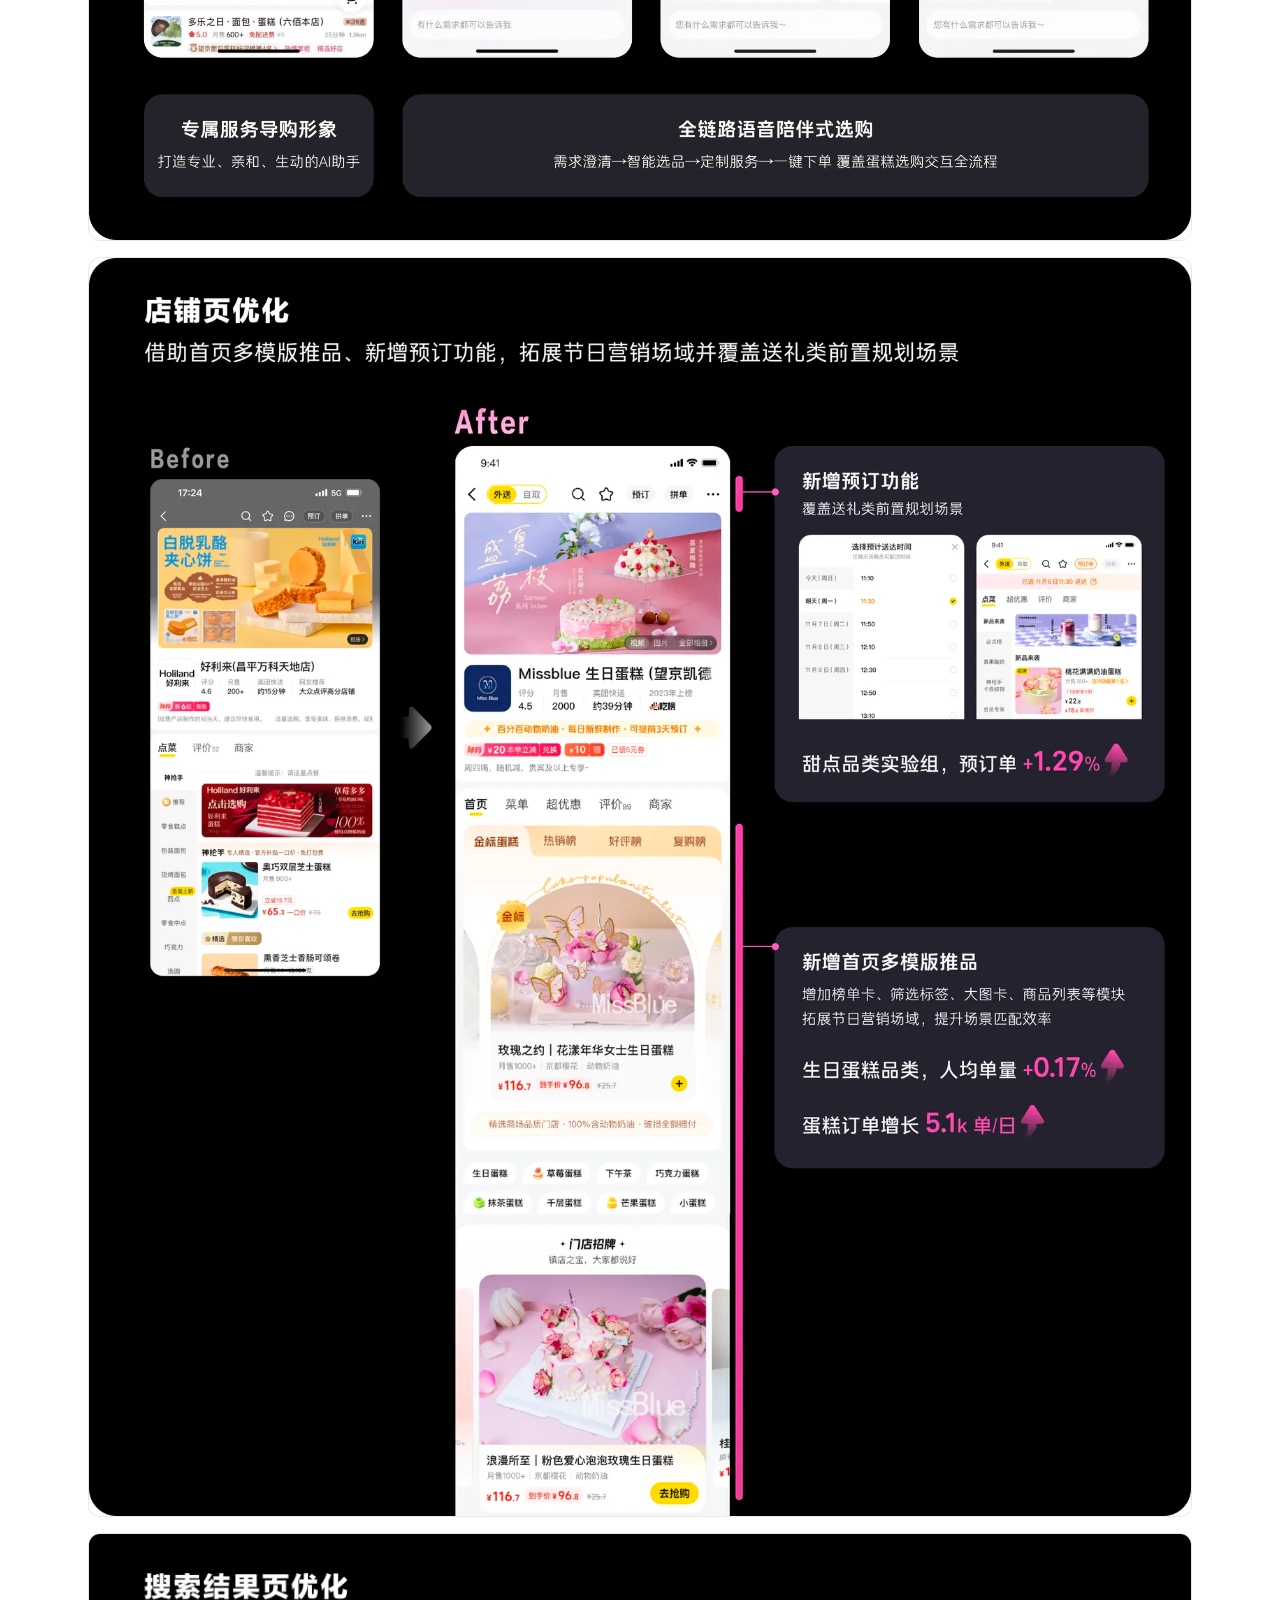
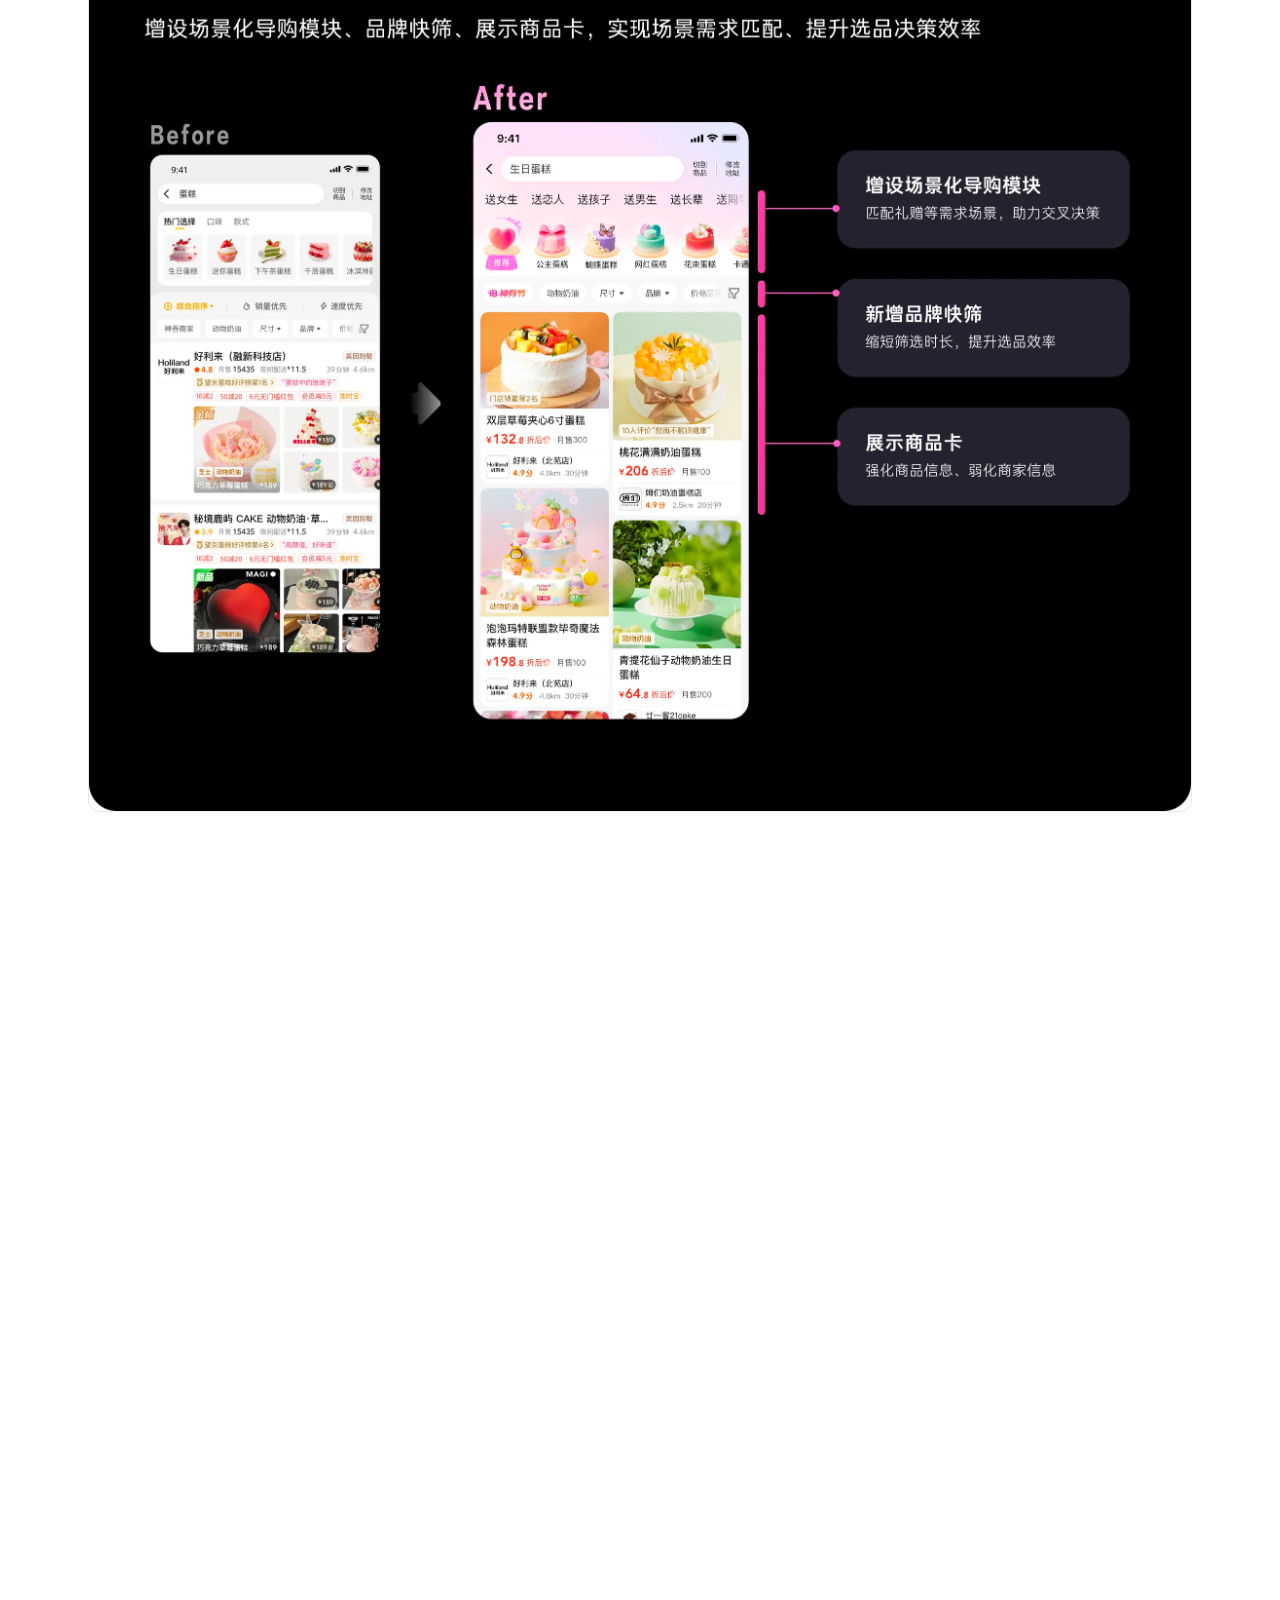
<file: project-04.html>
<!DOCTYPE html>
<html lang="zh-CN">
<head>
  <meta charset="UTF-8">
  <meta name="viewport" content="width=device-width, initial-scale=1.0">
  <title>蛋糕品类建设 — Liu Xiaohui</title>
  <style>
    :root {
      --accent: #beff00;
      --black: #0a0a0a;
      --white: #ffffff;
      --gray-100: #f5f5f5;
      --gray-200: #e8e8e8;
      --gray-400: #999;
      --gray-600: #555;
      --gray-800: #222;
    }
    * { margin: 0; padding: 0; box-sizing: border-box; }
    html { scroll-behavior: smooth; }
    body {
      font-family: 'Helvetica Neue', Helvetica, Arial, sans-serif;
      background: var(--white); color: var(--black); cursor: none;
    }
    .cursor { width: 12px; height: 12px; background: var(--black); border-radius: 50%; position: fixed; pointer-events: none; z-index: 9999; transform: translate(-50%, -50%); }
    .cursor-ring { width: 36px; height: 36px; border: 1.5px solid var(--black); border-radius: 50%; position: fixed; pointer-events: none; z-index: 9998; transform: translate(-50%, -50%); transition: transform 0.15s ease-out; }
    nav { position: fixed; top: 0; left: 0; right: 0; z-index: 100; display: flex; align-items: center; gap: 24px; padding: 20px 48px; background: rgba(255,255,255,0.92); backdrop-filter: blur(12px); border-bottom: 1px solid var(--gray-200); }
    .nav-logo { font-size: 15px; font-weight: 700; letter-spacing: 0.04em; text-decoration: none; color: var(--black); display: inline-flex; align-items: baseline; gap: 1px; user-select: none; }
    .nav-logo .logo-xh { color: #9ed400; display: inline-block; transform-style: preserve-3d; perspective: 200px; }
    @keyframes xh-to-ux { 0%{transform:rotate(0deg) scale(1);} 15%{transform:rotate(-14deg) scale(1);} 30%{transform:rotate(10deg) scale(1);} 48%{transform:rotate(-3deg) scale(.88);} 65%{transform:rotate(360deg) scale(1.06);} 80%{transform:rotate(358deg) scale(1);} 100%{transform:rotate(360deg) scale(1);} }
    @keyframes ux-to-xh { 0%{transform:rotate(360deg) scale(1);} 15%{transform:rotate(374deg) scale(1);} 30%{transform:rotate(350deg) scale(1);} 48%{transform:rotate(363deg) scale(.88);} 65%{transform:rotate(0deg) scale(1.06);} 80%{transform:rotate(2deg) scale(1);} 100%{transform:rotate(0deg) scale(1);} }
    .nav-logo .logo-xh.flip-to-ux{animation:xh-to-ux .75s cubic-bezier(.4,0,.2,1) forwards;}
    .nav-logo .logo-xh.flip-to-xh{animation:ux-to-xh .75s cubic-bezier(.4,0,.2,1) forwards;}
    .nav-back { display: flex; align-items: center; gap: 8px; font-size: 13px; font-weight: 500; color: var(--gray-600); text-decoration: none; transition: color 0.2s; }
    .nav-back:hover { color: var(--black); }
    .nav-back svg { width: 16px; height: 16px; }

    /* ── Hero ── */
    .hero { padding: 140px 48px 80px; max-width: 1200px; margin: 0 auto; }
    .hero-tag { display: inline-block; background: var(--accent); color: var(--black); font-size: 11px; font-weight: 700; letter-spacing: 0.1em; text-transform: uppercase; padding: 5px 12px; border-radius: 2px; margin-bottom: 28px; }
    .hero h1 { font-size: clamp(32px, 4.5vw, 64px); font-weight: 800; line-height: 1.05; letter-spacing: -0.03em; margin-bottom: 20px; max-width: 820px; }
    .hero-tagline { font-size: 18px; line-height: 1.7; color: var(--gray-600); max-width: 640px; margin-bottom: 48px; }
    .hero-meta { display: flex; gap: 40px; flex-wrap: wrap; }
    .meta-label { font-size: 11px; font-weight: 600; letter-spacing: 0.08em; text-transform: uppercase; color: var(--gray-400); margin-bottom: 4px; }
    .meta-value { font-size: 14px; font-weight: 500; color: var(--black); }

    /* ── Cover ── */
    .cover-wrap { width: 100%; max-width: 1200px; margin: 60px auto 0; padding: 0 48px; }
    .cover-wrap img { width: 100%; border-radius: 12px; display: block; border: 1px solid var(--gray-200); }

    /* ── Metrics bar ── */
    .metrics-bar-wrap { max-width: 1200px; margin: 0 auto; padding: 60px 48px 0; }
    .metrics-bar {
      display: grid; grid-template-columns: repeat(4, 1fr);
      border: 1px solid var(--gray-200); border-radius: 12px; overflow: hidden;
    }
    @media (max-width: 768px) { .metrics-bar { grid-template-columns: repeat(2, 1fr); } }
    .metrics-bar-item {
      padding: 28px 24px; border-right: 1px solid var(--gray-200);
      display: flex; flex-direction: column; gap: 6px;
    }
    .metrics-bar-item:last-child { border-right: none; }
    .metrics-num { font-size: 28px; font-weight: 800; letter-spacing: -0.03em; line-height: 1; }
    .metrics-num span { color: var(--black); background: var(--accent); padding: 0 4px; border-radius: 3px; }
    .metrics-label { font-size: 12px; color: var(--gray-600); font-weight: 500; }

    /* ── Content ── */
    .content { max-width: 1200px; margin: 0 auto; padding: 80px 48px 120px; }

    /* Insight block */
    .insight-block {
      background: var(--black); border-radius: 16px; padding: 48px; margin-bottom: 80px;
    }
    .insight-block-label { font-size: 11px; font-weight: 700; letter-spacing: 0.1em; text-transform: uppercase; color: var(--accent); margin-bottom: 20px; }
    .insight-block h2 { font-size: clamp(22px, 3vw, 36px); font-weight: 800; letter-spacing: -0.02em; margin-bottom: 16px; line-height: 1.2; color: var(--white); }
    .insight-block p { font-size: 15px; line-height: 1.7; color: rgba(255,255,255,0.65); max-width: 680px; }
    .insight-compare {
      display: grid; grid-template-columns: 1fr 1fr; gap: 24px; margin-top: 32px;
    }
    @media (max-width: 768px) { .insight-compare { grid-template-columns: 1fr; } }
    .compare-item { border: 1px solid rgba(255,255,255,0.15); border-radius: 10px; padding: 24px; }
    .compare-label { font-size: 11px; font-weight: 700; letter-spacing: 0.08em; text-transform: uppercase; margin-bottom: 12px; }
    .compare-label.bad { color: rgba(255,255,255,0.4); }
    .compare-label.good { color: var(--accent); }
    .compare-item h3 { font-size: 16px; font-weight: 700; color: var(--white); margin-bottom: 8px; }
    .compare-item p { font-size: 13px; color: rgba(255,255,255,0.55); line-height: 1.5; }

    /* Section */
    .section { margin-bottom: 80px; }
    .section-num { font-size: 11px; font-weight: 700; letter-spacing: 0.1em; text-transform: uppercase; color: var(--gray-400); margin-bottom: 12px; }
    .section h2 { font-size: clamp(24px, 3vw, 36px); font-weight: 800; letter-spacing: -0.02em; margin-bottom: 24px; line-height: 1.15; }
    .section p { font-size: 16px; line-height: 1.8; color: var(--gray-600); max-width: 720px; margin-bottom: 20px; }
    .section p:last-child { margin-bottom: 0; }

    /* Dual track */
    .dual-track { display: grid; grid-template-columns: 1fr 1fr; gap: 2px; background: var(--gray-200); border-radius: 12px; overflow: hidden; margin-top: 32px; }
    @media (max-width: 768px) { .dual-track { grid-template-columns: 1fr; } }
    .track-item { background: var(--white); padding: 36px 32px; }
    .track-num { font-size: 11px; font-weight: 700; letter-spacing: 0.08em; text-transform: uppercase; color: var(--gray-400); margin-bottom: 12px; }
    .track-item h3 { font-size: 20px; font-weight: 800; margin-bottom: 16px; letter-spacing: -0.01em; }
    .track-item ul { list-style: none; }
    .track-item ul li { font-size: 14px; color: var(--gray-600); line-height: 1.6; padding: 8px 0; border-bottom: 1px solid var(--gray-200); display: flex; gap: 10px; }
    .track-item ul li:last-child { border-bottom: none; }
    .track-item ul li::before { content: '→'; color: var(--accent); font-weight: 700; flex-shrink: 0; }

    /* AI section */
    .ai-section {
      background: var(--gray-100); border-radius: 16px; padding: 40px; margin-top: 32px;
    }
    .ai-badge { display: inline-flex; align-items: center; gap: 6px; background: var(--black); color: var(--accent); font-size: 11px; font-weight: 700; letter-spacing: 0.08em; text-transform: uppercase; padding: 5px 12px; border-radius: 20px; margin-bottom: 16px; }
    .ai-section h3 { font-size: 20px; font-weight: 800; margin-bottom: 12px; }
    .ai-section p { font-size: 14px; color: var(--gray-600); line-height: 1.7; margin-bottom: 16px; }
    .ai-items { display: flex; flex-direction: column; gap: 12px; }
    .ai-item { display: flex; gap: 12px; align-items: flex-start; }
    .ai-dot { width: 6px; height: 6px; background: var(--accent); border-radius: 50%; flex-shrink: 0; margin-top: 6px; }
    .ai-item p { font-size: 14px; color: var(--gray-600); line-height: 1.6; margin: 0; }

    /* Highlight quote */
    .highlight { border-left: 3px solid var(--accent); padding: 20px 24px; background: var(--gray-100); border-radius: 0 8px 8px 0; margin: 24px 0; }
    .highlight p { font-size: 15px; font-style: italic; color: var(--gray-800); margin: 0; line-height: 1.7; }

    /* Two col cards */
    .two-col { display: grid; grid-template-columns: 1fr 1fr; gap: 16px; margin-top: 32px; }
    @media (max-width: 768px) { .two-col { grid-template-columns: 1fr; } }
    .card { background: var(--gray-100); border-radius: 12px; padding: 28px; position: relative; transition: background 0.2s; }
    .card:hover { background: var(--gray-100); }
    .card-num { display: inline-block; background: var(--accent); color: var(--black); font-size: 18px; font-weight: 900; padding: 3px 10px; border-radius: 4px; letter-spacing: 0.02em; margin-bottom: 14px; line-height: 1.2; }
    .card h4 { font-size: 16px; font-weight: 700; margin-bottom: 10px; letter-spacing: -0.01em; line-height: 1.4; color: var(--black); }
    .card p { font-size: 14px; line-height: 1.7; color: var(--gray-600); margin: 0; }
.card .kw { color: var(--black); font-weight: 700; border-bottom: 2px solid var(--accent); border-radius: 2px; padding: 0 1px; transition: background 0.2s, border-color 0.2s; cursor: default; }
.card:hover .kw { color: var(--black); font-weight: 700; border-bottom-color: transparent; background: var(--accent); }

    /* Section image */
    .section-img { width: 100%; border-radius: 12px; display: block; margin-top: 32px; border: 1px solid var(--gray-200); }
    .section-img-dark { width: 100%; border-radius: 12px; display: block; margin-top: 32px; }

    /* Divider */
    .divider { height: 1px; background: var(--gray-200); margin: 0 0 80px; }

    /* Footer nav */
    .footer-nav { border-top: 1px solid var(--gray-200); padding: 48px; display: flex; justify-content: space-between; align-items: center; max-width: 1200px; margin: 0 auto; }
    .footer-nav a { display: flex; align-items: center; gap: 8px; font-size: 14px; font-weight: 600; color: var(--black); text-decoration: none; transition: opacity 0.2s; }
    .footer-nav a:hover { opacity: 0.6; }
    .next-label { font-size: 11px; font-weight: 600; letter-spacing: 0.08em; text-transform: uppercase; color: var(--gray-400); display: block; margin-bottom: 4px; }

    /* Reveal */
    .reveal { opacity: 0; transform: translateY(24px); transition: opacity 0.6s ease, transform 0.6s ease; }
    .reveal.visible { opacity: 1; transform: translateY(0); }

    @media (max-width: 768px) {
      nav { padding: 16px 24px; }
      .hero { padding: 100px 24px 60px; }
      .cover-wrap { padding: 0 24px; }
      .metrics-bar-wrap { padding: 40px 24px 0; }
      .metrics-bar-item:not(:last-child) { margin-right: 0; }
      .content { padding: 60px 24px 80px; }
      .insight-block { padding: 32px 24px; }
      .footer-nav { padding: 32px 24px; flex-direction: column; gap: 24px; }
    }
  
    /* ── Image Loading Placeholder ── */
    img[loading="lazy"] {
      background: linear-gradient(90deg, #f0f0f0 25%, #e0e0e0 50%, #f0f0f0 75%);
      background-size: 200% 100%;
      animation: shimmer 1.5s infinite;
      min-height: 200px;
    }
    img[loading="lazy"].loaded {
      animation: none;
      background: none;
      min-height: unset;
    }
    /* Dark variant for dark-bg sections */
    .section-img-dark[loading="lazy"],
    .img-full-dark[loading="lazy"] {
      background: linear-gradient(90deg, #1a1a1a 25%, #2a2a2a 50%, #1a1a1a 75%);
      background-size: 200% 100%;
    }
    @keyframes shimmer {
      0% { background-position: -200% 0; }
      100% { background-position: 200% 0; }
    }
    /* Video placeholder */
    video:not(.loaded) {
      background: linear-gradient(90deg, #1a1a1a 25%, #2a2a2a 50%, #1a1a1a 75%);
      background-size: 200% 100%;
      animation: shimmer 1.5s infinite;
      min-height: 300px;
      border-radius: 12px;
    }
    video.loaded {
      animation: none;
      background: none;
      min-height: unset;
    }

  </style>
</head>
<body>

  <div class="cursor" id="cursor"></div>
  <div class="cursor-ring" id="cursorRing"></div>

  <nav>
    <a href="index.html" class="nav-logo" id="nav-logo">liu<span class="logo-xh" id="logo-xh">xh</span></a>
    <a href="index.html" class="nav-back">
      <svg viewBox="0 0 16 16" fill="none" stroke="currentColor" stroke-width="1.5">
        <path d="M10 3L5 8l5 5"/>
      </svg>
      返回作品集
    </a>
  </nav>

  <!-- Hero -->
  <section class="hero">
    <div class="hero-tag reveal">品类差异化 · 决策模型重构</div>
    <h1 class="reveal">从"卖外卖"到"卖蛋糕"——<br>以商品为中心的品类体验重构</h1>
    <p class="hero-tagline reveal">蛋糕用户买的是仪式感，不是最近的店——这个判断决定了整个设计方向</p>
    <div class="hero-meta reveal">
      <div class="meta-item">
        <div class="meta-label">角色</div>
        <div class="meta-value">参与设计师 · 约 40%</div>
      </div>
      <div class="meta-item">
        <div class="meta-label">方向</div>
        <div class="meta-value">外卖品类精细化运营</div>
      </div>
      <div class="meta-item">
        <div class="meta-label">类型</div>
        <div class="meta-value">品类体验 · AI 能力融合</div>
      </div>
    </div>
  </section>

  <!-- Cover -->
  <div class="cover-wrap reveal">
    <img loading="lazy" src="cover-cake.webp" alt="蛋糕品类建设">
  </div>

  <!-- Metrics bar -->
  <div class="metrics-bar-wrap reveal">
    <div class="metrics-bar">
      <div class="metrics-bar-item">
        <div class="metrics-num"><span>+3.8%</span></div>
        <div class="metrics-label">金标蛋糕 UVCTR 提升</div>
      </div>
      <div class="metrics-bar-item">
        <div class="metrics-num"><span>+5.3%</span></div>
        <div class="metrics-label">金标蛋糕 UVCXR 提升</div>
      </div>
      <div class="metrics-bar-item">
        <div class="metrics-num"><span>+1.29%</span></div>
        <div class="metrics-label">店铺页预订转化提升</div>
      </div>
      <div class="metrics-bar-item">
        <div class="metrics-num"><span>2 轨</span></div>
        <div class="metrics-label">心智建设 × 选购体验并行</div>
      </div>
    </div>
  </div>

  <!-- Content -->
  <div class="content">

    <!-- Core insight -->
    <div class="insight-block reveal">
      <div class="insight-block-label">核心洞察</div>
      <h2>同一个平台，蛋糕用户的<br>决策逻辑和点餐用户完全不同</h2>
      <p>调研数据揭示了一个关键差异：蛋糕用户关注的是商品本身，而不是哪家店。这个洞察是整个设计策略的起点——展示逻辑和用户决策模型的错配，才是品类增长的真正天花板。</p>
      <div class="insight-compare">
        <div class="compare-item">
          <div class="compare-label bad">普通外卖用户</div>
          <h3>以店铺为中心</h3>
          <p>关注品牌、评分、配送时间、商家口碑。决策路径：选店 → 选菜。</p>
        </div>
        <div class="compare-item">
          <div class="compare-label good">蛋糕用户</div>
          <h3>以商品为中心</h3>
          <p>关注口味、造型、食材、性价比。对品牌和店铺信息敏感度较低。决策路径：选品 → 选店。</p>
        </div>
      </div>
    </div>

    <!-- 01 问题定位 -->
    <div class="section reveal">
      <div class="section-num">01 — 问题定位</div>
      <h2>展示逻辑与用户决策模型的错配，<br>才是品类增长的天花板</h2>
      <p>外卖平台的默认逻辑是"以店铺为中心"——用户先选店，再选菜。这套逻辑在餐饮大盘里跑通了，但蛋糕品类是个例外。调研数据显示，蛋糕用户的核心关注点是商品本身：口味、造型、品质、性价比，而不是哪家店、哪个品牌。他们更像在逛商品，而不是在选餐厅。</p>
      <p>当展示逻辑和用户决策模型对不上，再多的供给也很难转化。我们意识到，蛋糕品类需要的不是"优化"，而是一次从底层逻辑出发的重构——把"以店铺为中心"换成"以商品为中心"。</p>
      <img loading="lazy" src="s4-strategy.webp" alt="设计难点与策略框架" class="section-img-dark">
    </div>

    <!-- 02 设计北极星 -->
    <div class="section reveal">
      <div class="section-num">02 — 设计北极星</div>
      <h2>蛋糕不只是食物，<br>它是一个需要被"感受到"的品类</h2>
      <p>确定了"以商品为中心"的方向之后，我们面临第二个判断：蛋糕品类的差异化到底在哪里？答案是仪式感。蛋糕的消费场景高度集中在生日、节庆、纪念日——这些都是用户愿意为"感受"付费的时刻。这意味着设计不能只解决"找到合适的蛋糕"这个效率问题，还要解决"让用户觉得这次购买值得"的情感问题。</p>
      <p>我们因此确立了双轨并行的设计北极星：心智建设（让用户感受到蛋糕品类的专属感和仪式感）和选购体验（让用户高效找到符合场景的商品）。两条线缺一不可——只做体验优化，用户不会主动来；只做心智建设，用户来了却买不到想要的。</p>
      <div class="dual-track">
        <div class="track-item">
          <div class="track-num">目标 01</div>
          <h3>强化用户心智<br>激发下单意愿</h3>
          <ul>
            <li>打造蛋糕专属品类视觉体系，区别于普通外卖商品呈现</li>
            <li>通过情感化设计元素（如配送过程动效）强化品类仪式感</li>
            <li>突出蛋糕商品的视觉吸引力（色彩、质感、口感展示）</li>
            <li>建立品类内容消费场景（发现好蛋糕的乐趣）</li>
          </ul>
        </div>
        <div class="track-item">
          <div class="track-num">目标 02</div>
          <h3>优化选购体验<br>增强品类吸引力</h3>
          <ul>
            <li>商品列表页：优化蛋糕商品图片展示标准，突出口味 / 造型等视觉核心信息</li>
            <li>筛选交互：建立适合蛋糕品类的多维筛选体系（口味、尺寸、场合、价格区间）</li>
            <li>点菜页体验：完善商品详情页的蛋糕专属信息展示（食材、规格、定制说明）</li>
            <li>商品基建：推动蛋糕品类商品数据标准化，为精准筛选和推荐提供数据基础</li>
          </ul>
        </div>
      </div>
      <img loading="lazy" src="s4-emotion-strategy.webp" alt="策略1：全链路情感化体验" class="section-img-dark">
      <img loading="lazy" src="s4-delivery.webp" alt="履约配送链路情感化" class="section-img-dark" style="margin-top: 16px;">
      <img loading="lazy" src="s4-fullchain.webp" alt="金标蛋糕场域——心智锚定+官方信任背书" class="section-img" style="margin-top: 16px;">
      <img loading="lazy" src="s4-gold-cake.webp" alt="金标蛋糕品质信号体系" class="section-img" style="margin-top: 16px;">
    </div>

    <!-- 03 筛选体系 -->
    <div class="section reveal">
      <div class="section-num">03 — 选购体验</div>
      <h2>筛选体系的重构：蛋糕用户需要的维度，<br>和点餐用户完全不同</h2>
      <p>选购体验这条线，核心工作是重构筛选体系。原有的筛选维度是为餐饮大盘设计的（距离、评分、价格），对蛋糕用户几乎没有决策价值。蛋糕用户真正需要的是：口味（草莓 / 巧克力 / 芋泥）、尺寸（4寸 / 6寸 / 8寸）、场合（生日 / 婚礼 / 日常）、价格区间。</p>
      <p>这套筛选体系的建立，背后需要商品数据基建的支撑。我们同步推动了蛋糕品类商品属性的标准化，把"筛选能用"变成了"筛选好用"——这是设计推动数据治理的一次实践，也是 AI 推荐 Agent 能够精准匹配的前提。</p>
      <div class="highlight">
        <p>在 Agent 能力上，我们引入了场景化推荐逻辑：用户输入"生日蛋糕"，Agent 不只返回商品列表，而是理解场景意图，优先推荐适合生日场景的造型和规格。这把选购决策的起点从"用户自己筛"提前到了"系统帮你想"。</p>
      </div>
      <img loading="lazy" src="s4-path-efficiency.webp" alt="选购路径提效：搜索直连+蛋糕Agent双轨" class="section-img">
      <img loading="lazy" src="s4-search-before-after.webp" alt="常规购买链路 Before / After" class="section-img" style="margin-top: 16px;">
      <img loading="lazy" src="s4-agent.webp" alt="蛋糕Agent定制化下单" class="section-img" style="margin-top: 16px;">
      <img loading="lazy" src="s4-shop-before-after.webp" alt="店铺页优化 Before / After" class="section-img" style="margin-top: 16px;">
      <img loading="lazy" src="s4-search-result.webp" alt="搜索结果页优化 Before / After" class="section-img" style="margin-top: 16px;">
    </div>

    <!-- 04 AI 能力 -->
    <div class="section reveal">
      <div class="section-num">04 — AI 能力融合</div>
      <h2>把 AI 能力前置到设计提案里，<br>而不是等技术来找设计</h2>
      <p>这个项目里，AI 能力的引入不是技术部门的主动，而是设计侧在提案阶段就主动规划进去的。这个判断来自一个观察：蛋糕品类的精准筛选和推荐，数据质量是瓶颈——商品图片参差不齐、属性标签缺失，再好的交互设计也会被数据质量拖垮。把 AI 能力写进提案，是让整套方案能真正跑通的前提。</p>
      <div class="ai-section">
        <div class="ai-badge">✦ AI Integration</div>
        <h3>三个 AI 应用场景</h3>
        <p>在设计方案里同步提出三个 AI 应用场景，不是"锦上添花"，而是让整个品类体验能够真正跑通的基础设施：</p>
        <div class="ai-items">
          <div class="ai-item">
            <div class="ai-dot"></div>
            <p><strong>vegaAI + Lora 图标生成</strong> — 利用 AI 生成金标蛋糕认证图标，统一品质信号的视觉语言，降低人工设计成本，同时保持品牌一致性。</p>
          </div>
          <div class="ai-item">
            <div class="ai-dot"></div>
            <p><strong>基于商品属性的标签自动化生成</strong> — 通过 AI 理解商品描述，自动生成口味、场合、食材等多维标签，为精准筛选和推荐提供数据基础。</p>
          </div>
          <div class="ai-item">
            <div class="ai-dot"></div>
            <p><strong>蛋糕推荐 Agent</strong> — 理解用户选购意图（生日 / 节日 / 日常），精准匹配场景化推荐，缩短"想要蛋糕"到"找到合适蛋糕"的路径。</p>
          </div>
        </div>
      </div>
      <img loading="lazy" src="s4-ai-icon.webp" alt="vegaAI + Lora 图标生成" class="section-img">
      <img loading="lazy" src="s4-ai-illustration.webp" alt="提示词批量生图" class="section-img" style="margin-top: 16px;">
      <img loading="lazy" src="s4-ai-ip.webp" alt="IP形象生成：多AI工具组合使用" class="section-img" style="margin-top: 16px;">
    </div>

    <div class="divider"></div>

    <!-- 05 复盘 -->
    <div class="section reveal">
      <div class="section-num">05 — 设计者视角</div>
      <h2>这个项目真正难的地方</h2>
      <p>数字会自己说话，但背后有几个判断值得复盘。</p>
      <div class="two-col">
        <div class="card">
          <div class="card-num">01</div>
          <h4>用户买的是"场景"，不是"品类"</h4>
          <p>蛋糕品类的设计起点，是一个反常识的发现：用户搜"生日蛋糕"时，脑子里想的不是"我要买蛋糕"，而是"我要让这个生日变得特别"。这个区别决定了<span class="kw">设计的切入层</span>不是商品展示效率，而是<span class="kw">场景情感的激活</span>。一旦确立了这个判断，后续所有的设计动作——仪式感视觉、场景化筛选、Agent 推荐——都有了统一的锚点。</p>
        </div>
        <div class="card">
          <div class="card-num">02</div>
          <h4>心智和体验，必须同时动，不能分先后</h4>
          <p>项目初期有过讨论：先做体验优化（更快见效），还是先做心智建设（更长期）？我们最终的判断是<span class="kw">两条线必须并行</span>。体验优化能让来的用户转化更好，但不能带来新用户；心智建设能扩大品类认知，但没有好的选购体验，认知建立了也会流失。<span class="kw">单轨推进只能解决一半问题</span>，品类建设需要的是闭环，不是单点突破。</p>
        </div>
        <div class="card">
          <div class="card-num">03</div>
          <h4>设计推动了数据治理，而不是等数据治理完再设计</h4>
          <p>筛选体系的重构，暴露了商品属性数据严重缺失的问题。常规做法是等数据治理完再上线筛选。我们的判断是反过来——<span class="kw">先把筛选交互设计好</span>，用设计方案倒逼数据标准的建立。这让数据治理有了明确的目标格式，也让 AI 标签自动生成有了可以对齐的规范。<span class="kw">设计作为数据治理的需求方</span>，比等待方推进速度快了很多。</p>
        </div>
        <div class="card">
          <div class="card-num">04</div>
          <h4>AI 能力要在提案阶段就规划，而不是事后接入</h4>
          <p>AI 推荐 Agent 和图片处理能力是在设计提案阶段就写进方案的，而不是交互稿出完之后再找技术对接。<span class="kw">提案阶段的 AI 规划</span>让技术侧提前评估可行性，避免了"设计做完发现 AI 能力跟不上"的返工；也让产品侧在立项时就把 AI 能力纳入资源规划。<span class="kw">设计师主动定义 AI 的使用场景</span>，是这个项目里最值得复用的工作方式。</p>
        </div>
      </div>
    </div>

  </div>

  <!-- Footer nav -->
  <div class="footer-nav">
<a href="project-03.html">
<svg width="16" height="16" viewBox="0 0 16 16" fill="none" stroke="currentColor" stroke-width="1.5">
<path d="M10 3L5 8l5 5"/>
</svg>
      内容产品 AARRR 拆解
    </a>
    <a href="index.html">
      <div>
        <span class="next-label">返回</span>
        查看全部作品
      </div>
      <svg width="16" height="16" viewBox="0 0 16 16" fill="none" stroke="currentColor" stroke-width="1.5">
        <path d="M6 3l5 5-5 5"/>
      </svg>
    </a>
  </div>

  <script>
    const cursor = document.getElementById('cursor');
    const ring = document.getElementById('cursorRing');
    let mx = 0, my = 0, rx = 0, ry = 0;
    document.addEventListener('mousemove', e => { mx = e.clientX; my = e.clientY; });
    function animateCursor() {
      cursor.style.left = mx + 'px'; cursor.style.top = my + 'px';
      rx += (mx - rx) * 0.12; ry += (my - ry) * 0.12;
      ring.style.left = rx + 'px'; ring.style.top = ry + 'px';
      requestAnimationFrame(animateCursor);
    }
    animateCursor();
    const reveals = document.querySelectorAll('.reveal');
    const observer = new IntersectionObserver(entries => {
      entries.forEach(e => { if (e.isIntersecting) e.target.classList.add('visible'); });
    }, { threshold: 0.1 });
    reveals.forEach(el => observer.observe(el));
    (function(){
      const el = document.getElementById('logo-xh');
      if (!el) return;
      let isUX = false, animating = false;
      function flipTo(toUX) {
        if (animating) return;
        animating = true;
        const cls = toUX ? 'flip-to-ux' : 'flip-to-xh';
        el.classList.remove('flip-to-ux', 'flip-to-xh');
        void el.offsetWidth;
        el.classList.add(cls);
        setTimeout(() => { el.textContent = toUX ? 'ux' : 'xh'; }, 380);
        el.addEventListener('animationend', function done() {
          el.removeEventListener('animationend', done);
          isUX = toUX; animating = false;
        });
      }
      setTimeout(() => flipTo(true), 1500);
      document.getElementById('nav-logo').addEventListener('mouseenter', () => {
        if (!animating) flipTo(!isUX);
      });
    })();
  </script>

  <!-- Image load fade-in -->
  <script>
  (function(){
    function markLoaded(img){
      img.classList.add('loaded');
    }
    // Handle already-cached images
    document.querySelectorAll('img[loading="lazy"]').forEach(function(img){
      if(img.complete && img.naturalHeight > 0){
        markLoaded(img);
      } else {
        img.addEventListener('load', function(){ markLoaded(img); });
        img.addEventListener('error', function(){ markLoaded(img); });
      }
    });
    // Handle dynamically loaded images (MutationObserver)
    new MutationObserver(function(mutations){
      mutations.forEach(function(m){
        m.addedNodes.forEach(function(node){
          if(node.tagName === 'IMG' && node.getAttribute('loading') === 'lazy'){
            if(node.complete && node.naturalHeight > 0){
              markLoaded(node);
            } else {
              node.addEventListener('load', function(){ markLoaded(node); });
            }
          }
        });
      });
    }).observe(document.body, {childList: true, subtree: true});
    // Videos
    document.querySelectorAll('video').forEach(function(v){
      v.addEventListener('loadeddata', function(){ v.classList.add('loaded'); });
      if(v.readyState >= 2) v.classList.add('loaded');
    });
  })();
  </script>

</body>
</html>
</file>
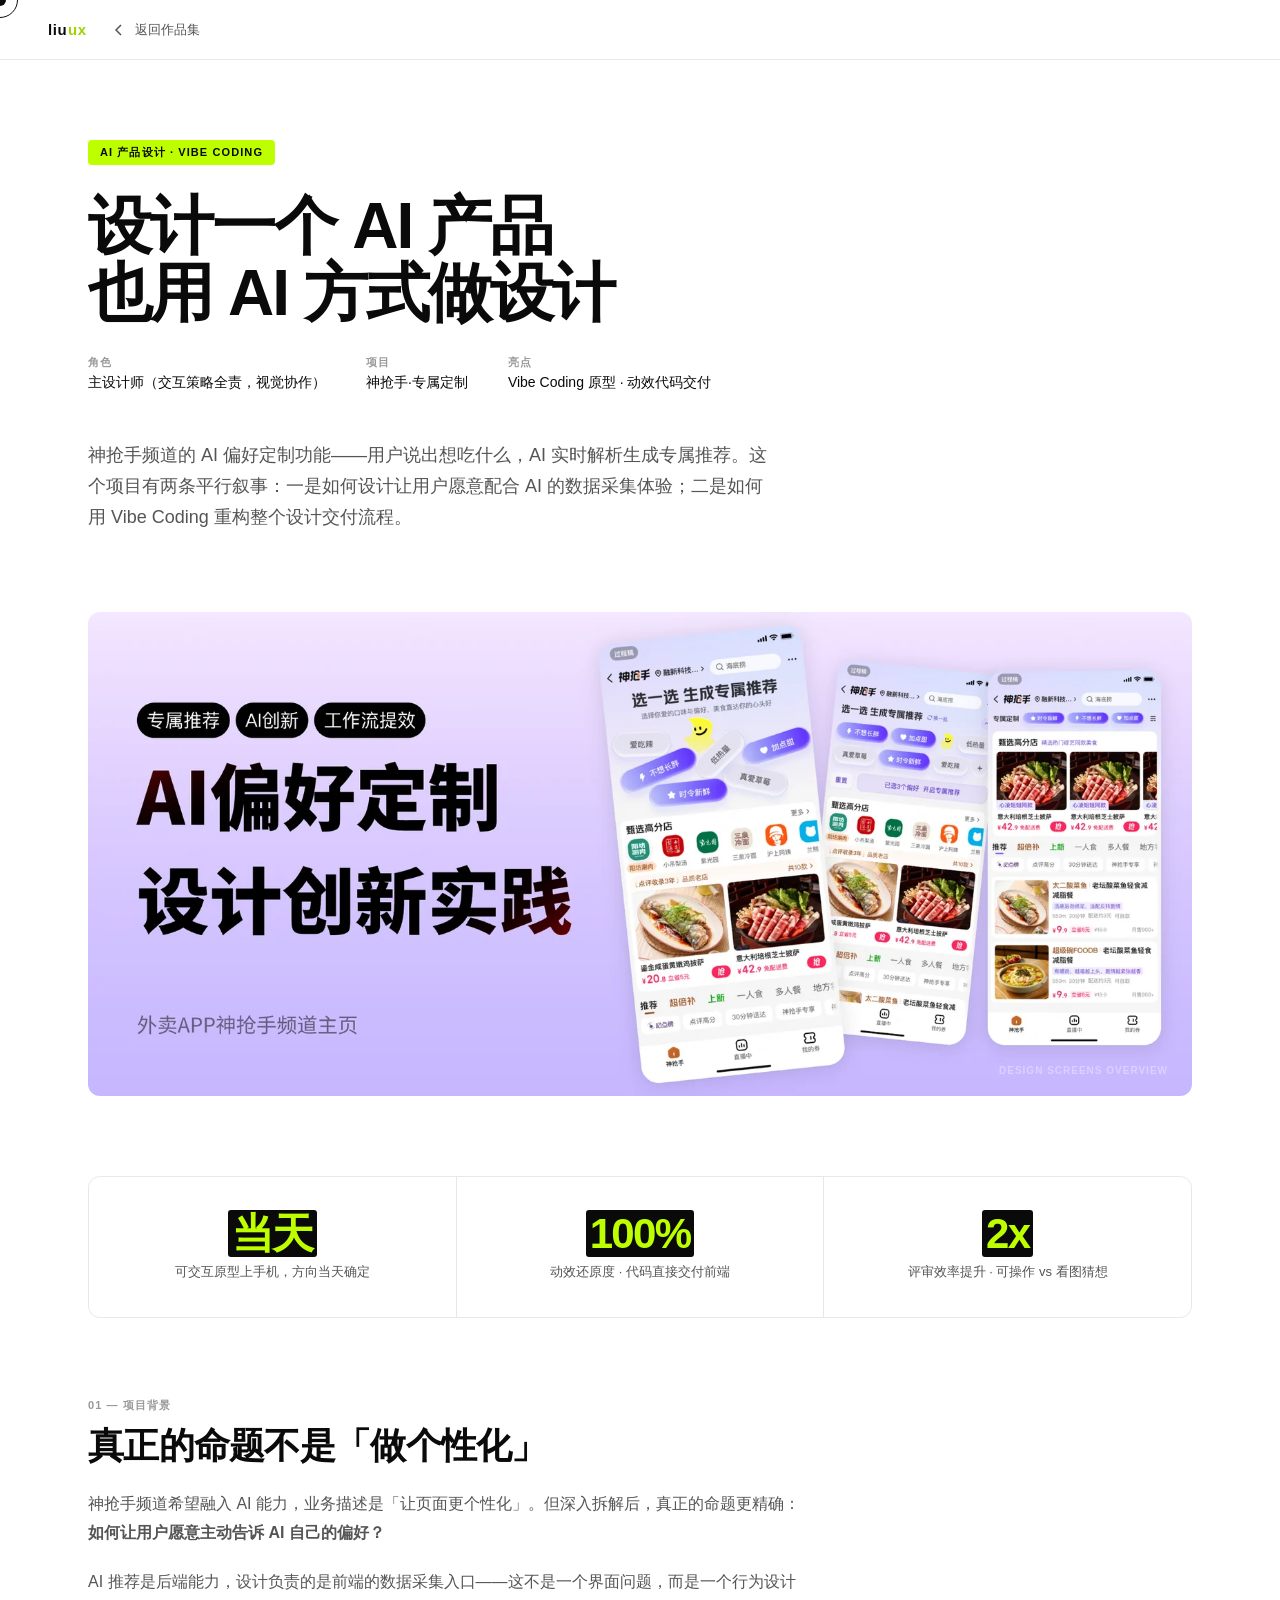
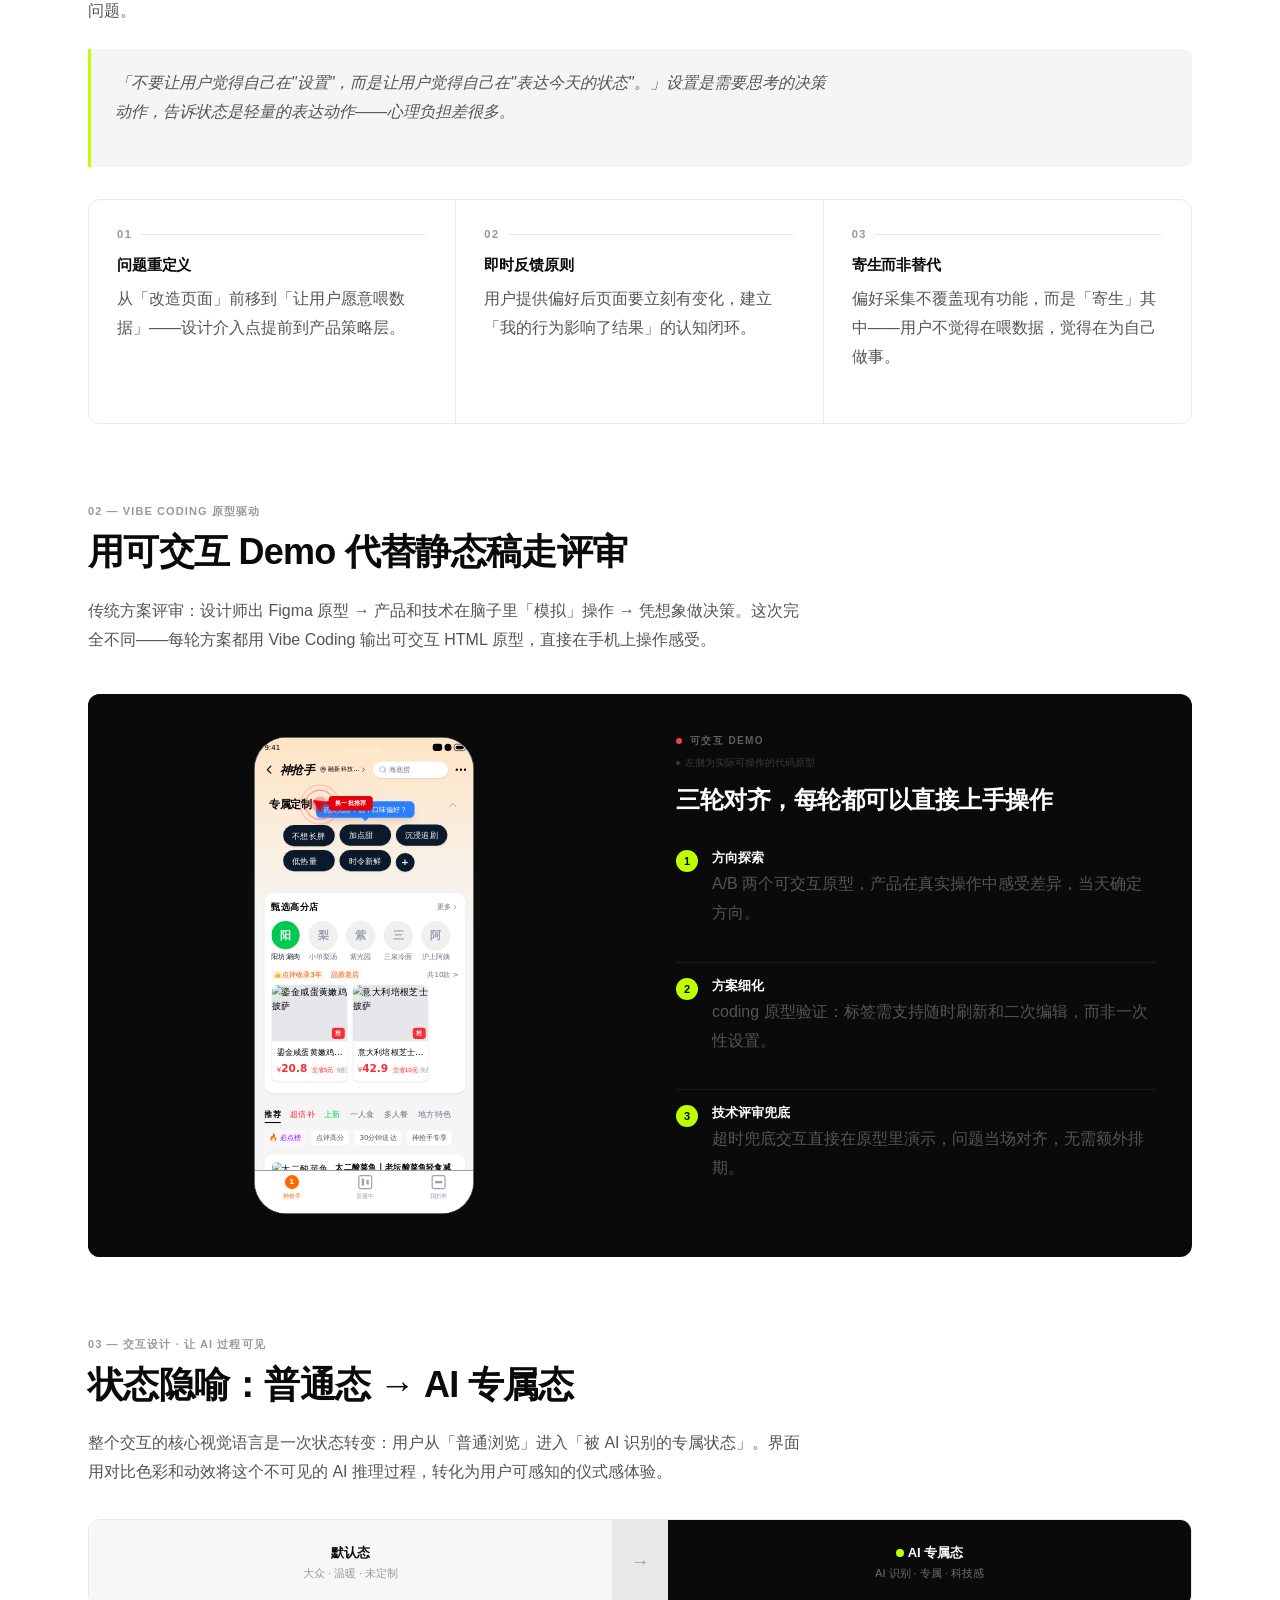
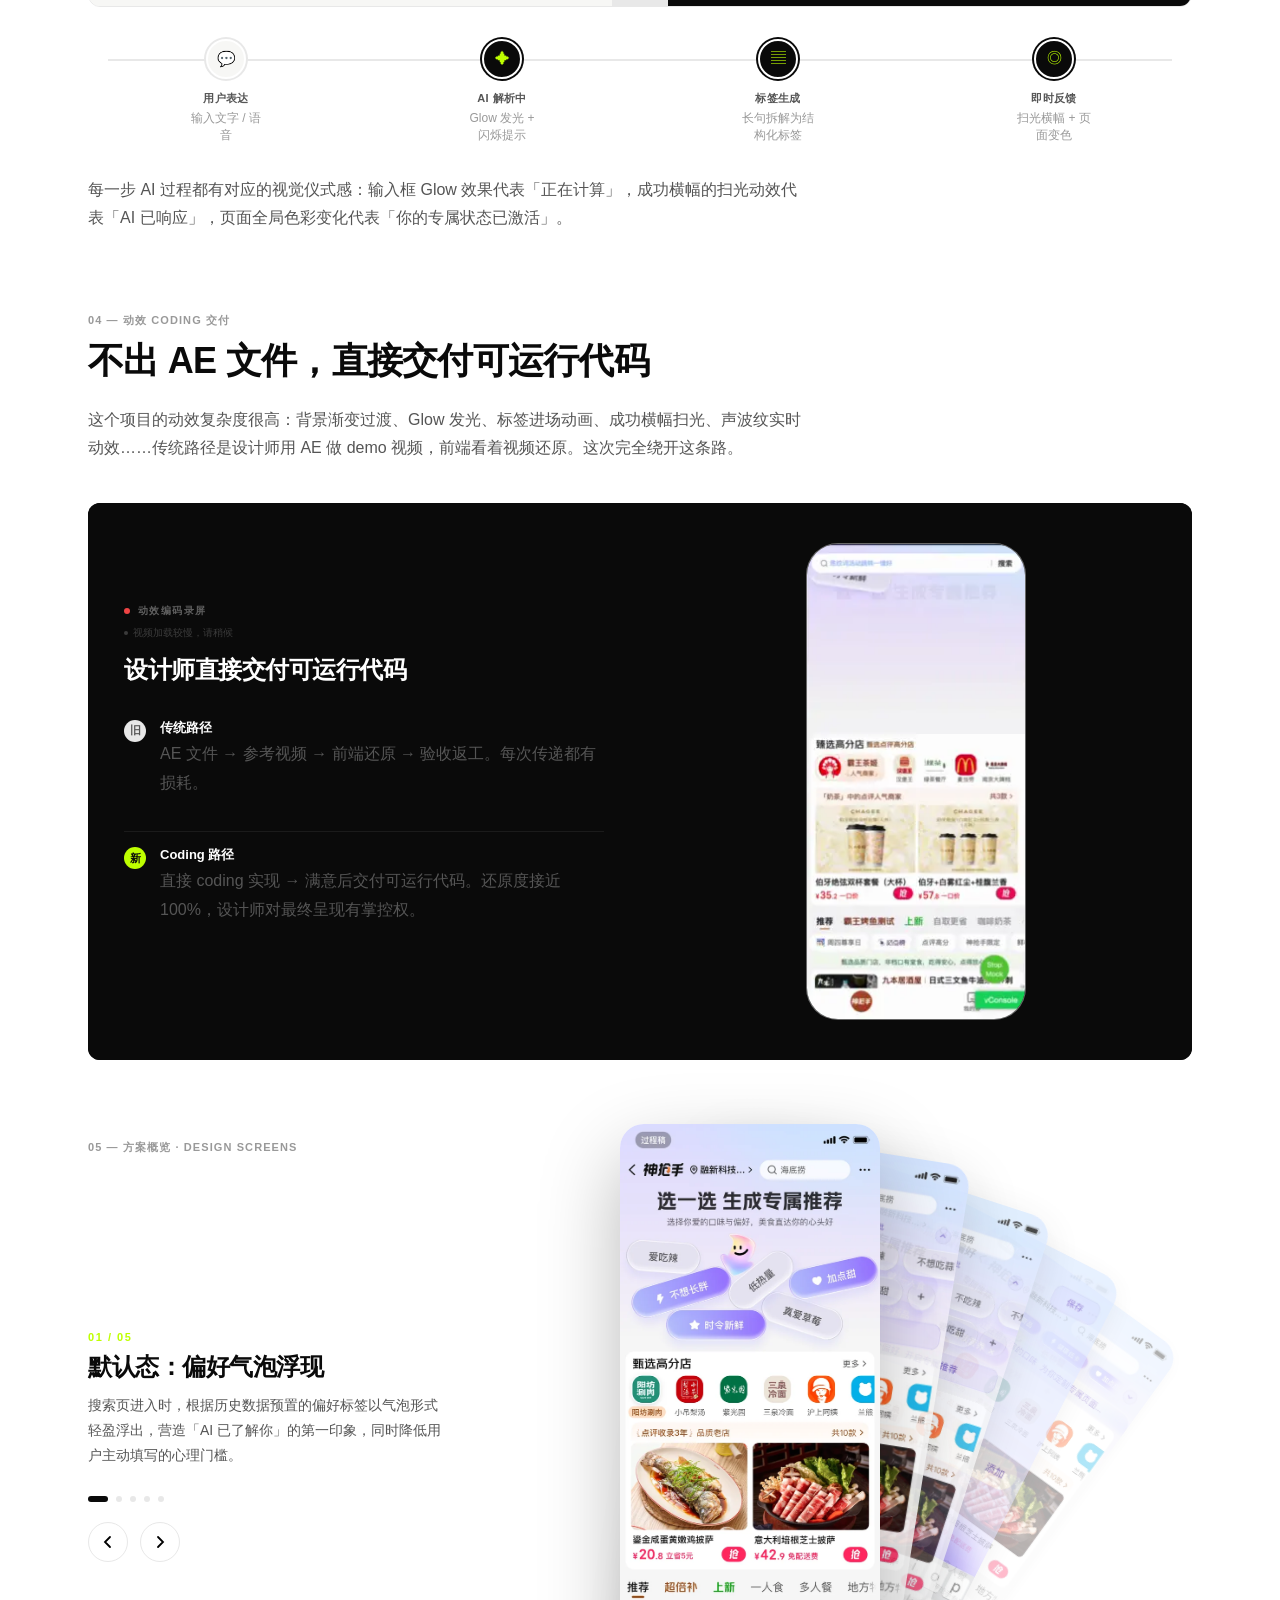
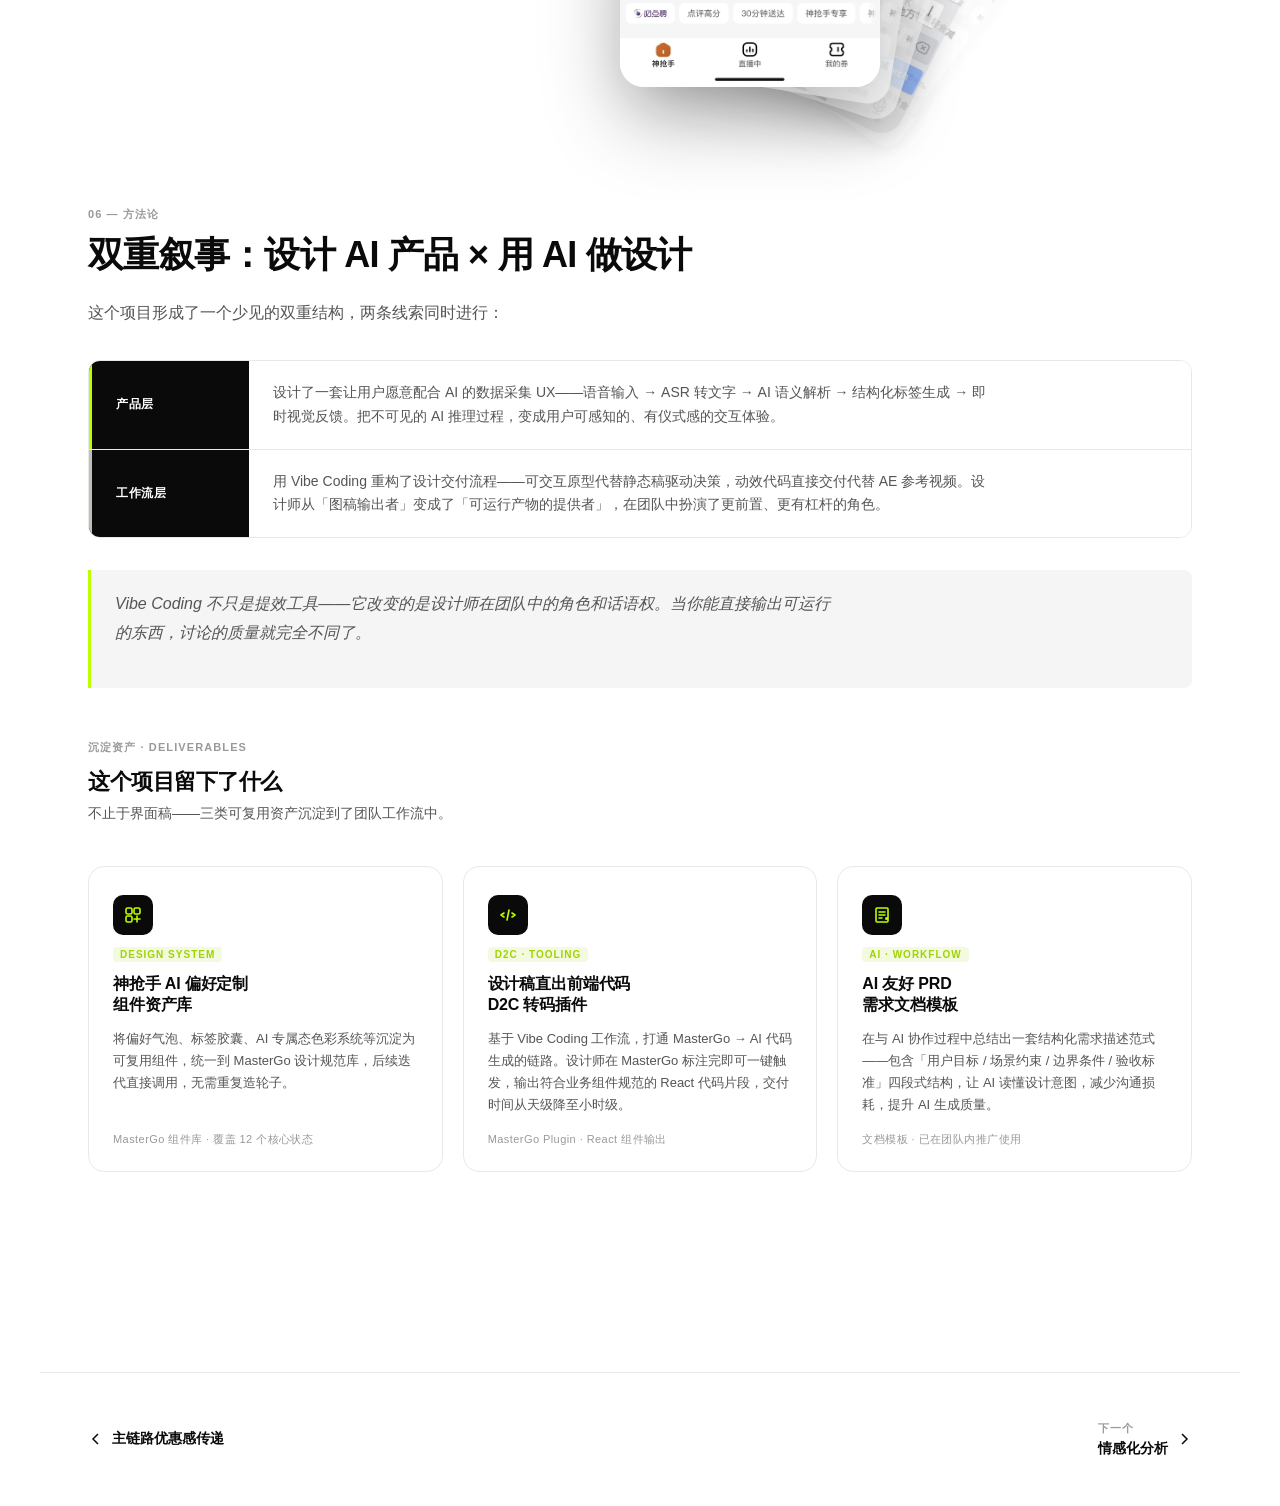
<file: project-05.html>
<!DOCTYPE html>
<html lang="zh-CN">
<head>
  <meta charset="UTF-8">
  <meta name="viewport" content="width=device-width, initial-scale=1.0">
  <title>神抢手 AI 偏好定制 — Liu Xiaohui</title>
  <link rel="stylesheet" href="design-tokens.css">
  <style>
    /* ── 页面补充样式（以 design-tokens.css 为基准）── */

    /* 修复 design-tokens.css 中 img{max-width:100%} 对 SVG 图标的影响 */
    nav svg, .nav-back svg, .footer-nav svg { max-width:none; width:16px; height:16px; flex-shrink:0; }

    /* Nav */
    nav {
      position:fixed; top:0; left:0; right:0; z-index:100;
      display:flex; align-items:center; gap:24px;
      padding:20px 48px; height:60px;
      background:rgba(255,255,255,.92);
      backdrop-filter:blur(12px);
      border-bottom:1px solid var(--gray-200);
    }
    .nav-logo { font-size:15px; font-weight:700; letter-spacing:.04em; color:var(--black); display:inline-flex; align-items:baseline; gap:1px; user-select:none; }
    .nav-logo .logo-xh { color:#9ed400; display:inline-block; transform-style:preserve-3d; perspective:200px; }
    @keyframes xh-to-ux { 0%{transform:rotate(0deg) scale(1);}15%{transform:rotate(-14deg) scale(1);}30%{transform:rotate(10deg) scale(1);}48%{transform:rotate(-3deg) scale(.88);}65%{transform:rotate(360deg) scale(1.06);}80%{transform:rotate(358deg) scale(1);}100%{transform:rotate(360deg) scale(1);} }
    @keyframes ux-to-xh { 0%{transform:rotate(360deg) scale(1);}15%{transform:rotate(374deg) scale(1);}30%{transform:rotate(350deg) scale(1);}48%{transform:rotate(363deg) scale(.88);}65%{transform:rotate(0deg) scale(1.06);}80%{transform:rotate(2deg) scale(1);}100%{transform:rotate(0deg) scale(1);} }
    .nav-logo .logo-xh.flip-to-ux { animation:xh-to-ux .75s cubic-bezier(.4,0,.2,1) forwards; }
    .nav-logo .logo-xh.flip-to-xh { animation:ux-to-xh .75s cubic-bezier(.4,0,.2,1) forwards; }
    .nav-back { display:flex; align-items:center; gap:8px; font-size:13px; font-weight:500; color:var(--gray-600); transition:color .2s; }
    .nav-back:hover { color:var(--black); }

    /* Hero */
    .hero { padding:140px 48px 80px; max-width:1200px; margin:0 auto; }
    .hero h1 { font-size:var(--text-h1); font-weight:var(--fw-black); line-height:1.05; letter-spacing:-.03em; margin-bottom:28px; max-width:900px; }
    .hero-meta { display:flex; gap:40px; flex-wrap:wrap; margin-bottom:48px; }
    .meta-label { font-size:var(--text-tag); font-weight:600; letter-spacing:.08em; text-transform:uppercase; color:var(--gray-400); margin-bottom:4px; }
    .meta-value { font-size:var(--text-sm); font-weight:500; color:var(--black); }
    .hero-desc { font-size:var(--text-body-lg); line-height:1.7; color:var(--gray-600); max-width:680px; }

/* Hero visual — 封面图直接铺满，无黑色外框 */
    .hero-visual { width:100%; max-width:1200px; margin:0 auto 80px; padding:0 48px; }
    .hero-visual-inner {
    width:100%; border-radius:var(--r-card); overflow:hidden;
    position:relative;
    }
    .hero-visual-inner img { width:100%; height:auto; display:block; }
    .hero-visual-label { position:absolute; bottom:20px; right:24px; font-size:10px; color:rgba(255,255,255,.35); letter-spacing:.1em; font-weight:700; text-transform:uppercase; }

    /* Content */
    .content { max-width:1200px; margin:0 auto; padding:0 48px 120px; }

    /* Metrics */
    .metrics { display:grid; grid-template-columns:repeat(3,1fr); gap:1px; background:var(--gray-200); border:1px solid var(--gray-200); border-radius:var(--r-card); overflow:hidden; margin-bottom:80px; }
    .metric-item { background:var(--white); padding:36px 32px; text-align:center; }
    .metric-num { font-size:42px; font-weight:var(--fw-black); letter-spacing:-.04em; color:var(--black); line-height:1; margin-bottom:8px; }
    .metric-num span { color:var(--accent); background:var(--black); padding:0 4px; border-radius:3px; }
    .metric-label { font-size:13px; color:var(--gray-600); font-weight:500; }

    /* Insight 策略点 — 无 icon 版，用编号线条替代 */
    .strategy-principles { display:grid; grid-template-columns:repeat(3,1fr); gap:0; margin-top:32px; border:1px solid var(--gray-200); border-radius:var(--r-card); overflow:hidden; }
    .sp-item { padding:28px 28px 32px; border-right:1px solid var(--gray-200); position:relative; }
    .sp-item:last-child { border-right:none; }
    .sp-num { font-size:11px; font-weight:var(--fw-black); letter-spacing:.14em; color:var(--gray-400); margin-bottom:16px; display:flex; align-items:center; gap:8px; }
    .sp-num::after { content:''; flex:1; height:1px; background:var(--gray-200); }
    .sp-item h4 { font-size:15px; font-weight:var(--fw-black); margin-bottom:10px; letter-spacing:-.01em; color:var(--black); }
    .sp-item p { font-size:13px; color:var(--gray-600); line-height:1.7; margin:0; }
    @media(max-width:768px){ .strategy-principles{ grid-template-columns:1fr; } .sp-item{ border-right:none; border-bottom:1px solid var(--gray-200); } .sp-item:last-child{ border-bottom:none; } }

    /* 视频左右布局 */
    .video-row { display:grid; grid-template-columns:1fr 1fr; gap:0; margin:40px 0; border-radius:var(--r-card); overflow:hidden; background:var(--black); }
    .video-phone-wrap { position:relative; background:var(--black); display:flex; align-items:center; justify-content:center; padding:40px 40px; }
    .video-phone-clip {
      width:min(220px, calc(100% - 80px)); aspect-ratio:9/19.5; position:relative;
      border-radius:clamp(20px, 3vw, 32px);
      background:rgba(255,255,255,.06);
      border:1.5px solid rgba(255,255,255,.35);
      overflow:hidden;
    }
    .video-phone-clip video { width:100%; height:100%; object-fit:cover; display:block; }
.video-phone-clip .demo-iframe {
      width:375px; height:812px;
      border:none; display:block; background:#fff;
      transform-origin: top left;
      position: absolute; top: 0; left: 0;
    }
.dot.green { background:#22c55e; }
    /* 顶部刘海装饰 */
    .video-phone-clip::before {
      content:''; position:absolute; top:10px; left:50%; transform:translateX(-50%);
      width:36px; height:5px; background:rgba(255,255,255,.2); border-radius:3px;
      z-index:2;
    }
    /* SVG border — 保留但不用，改用 border */
    .video-phone-border { display:none; }
    .video-right-panel { padding:40px 36px; display:flex; flex-direction:column; justify-content:center; gap:0; }
    .video-right-label { font-size:10px; font-weight:var(--fw-black); letter-spacing:.14em; text-transform:uppercase; color:rgba(255,255,255,.35); margin-bottom:8px; display:flex; align-items:center; gap:8px; }
    .video-load-tip { font-size:10px; color:rgba(255,255,255,.2); margin-bottom:16px; display:flex; align-items:center; gap:5px; }
    .video-load-tip::before { content:''; width:4px; height:4px; border-radius:50%; background:rgba(255,255,255,.2); flex-shrink:0; }
    .video-right-label .dot { width:6px; height:6px; background:#ef4444; border-radius:50%; animation:blink 1.2s ease-in-out infinite; flex-shrink:0; }
    .video-right-title { font-size:clamp(18px,2vw,24px); font-weight:var(--fw-black); color:var(--white); letter-spacing:-.02em; line-height:1.2; margin-bottom:20px; }
    .video-rounds { list-style:none; display:flex; flex-direction:column; gap:0; }
    .video-rounds li { display:flex; gap:14px; padding:14px 0; border-bottom:1px solid rgba(255,255,255,.07); align-items:flex-start; }
    .video-rounds li:last-child { border-bottom:none; }
    .vr-num { flex-shrink:0; width:22px; height:22px; border-radius:50%; background:var(--accent); color:var(--black); font-size:11px; font-weight:var(--fw-black); display:flex; align-items:center; justify-content:center; margin-top:1px; }
    .vr-text h5 { font-size:13px; font-weight:var(--fw-bold); color:var(--white); margin-bottom:3px; }
    .vr-text p  { font-size:12px; color:rgba(255,255,255,.45); line-height:1.5; margin:0; }
    @media(max-width:768px){ .video-row{ grid-template-columns:1fr; } }

    /* Section */
    .section { margin-bottom:80px; }
    .section-num { font-size:var(--text-tag); font-weight:var(--fw-bold); letter-spacing:.1em; text-transform:uppercase; color:var(--gray-400); margin-bottom:12px; }
    .section h2 { font-size:var(--text-h2); font-weight:var(--fw-black); letter-spacing:-.02em; margin-bottom:24px; line-height:1.15; }
    .section p { font-size:var(--text-body); line-height:1.8; color:var(--gray-600); max-width:720px; margin-bottom:20px; }

    /* ── 方案概览 3D Card Stack ── */
    .card-stack-section { margin-bottom:80px; }
    .card-stack-wrap {
      display:grid; grid-template-columns:2fr 3fr; gap:32px; align-items:center;
    }
    .card-stack-left { padding-right:0; max-width:360px; }
    .card-stack-right {
      position:relative; height:560px;
      /* 横向扇形展开，transform-origin 在卡片底部中心 */
      display:flex; align-items:flex-end; justify-content:center;
      padding-bottom:40px;
      transform: translateX(-120px);
    }
    .cs-card {
      position:absolute;
      width:260px;
      border-radius:24px;
      overflow:hidden;
      cursor:pointer;
      /* transform-origin 底部中心，让卡片像手持扇面一样展开 */
      transform-origin:50% 100%;
      transition:transform .55s cubic-bezier(.22,1,.36,1), opacity .4s ease, box-shadow .3s ease;
      box-shadow:0 20px 60px rgba(0,0,0,.18);
      will-change:transform,opacity;
    }
    .cs-card img { width:100%; display:block; }
    /* z-index 基准，transform 全部由 JS 写 inline */
    .cs-card:nth-child(1) { z-index:5; }
    .cs-card:nth-child(2) { z-index:4; }
    .cs-card:nth-child(3) { z-index:3; }
    .cs-card:nth-child(4) { z-index:2; }
    .cs-card:nth-child(5) { z-index:1; }
    /* 退出动画：向左上飞出并旋转消失 */
    @keyframes csExit {
      from { opacity:1; }
      to   { transform:translateY(-180px) translateX(-120px) rotate(-25deg) scale(.75); opacity:0; }
    }
    .cs-card.exiting {
      animation: csExit .42s cubic-bezier(.4,0,1,1) forwards;
      z-index:10 !important; pointer-events:none;
    }
    .cs-step-info { margin-bottom:24px; }
    .cs-step-num { font-size:11px; font-weight:var(--fw-black); letter-spacing:.14em; color:var(--accent); margin-bottom:8px; }
    .cs-step-title { font-size:24px; font-weight:var(--fw-black); letter-spacing:-.02em; color:var(--black); margin-bottom:10px; line-height:1.3; }
    .cs-step-desc { font-size:14px; color:var(--gray-600); line-height:1.8; }
    .cs-dots { display:flex; gap:8px; margin-top:28px; }
    .cs-dot { width:6px; height:6px; border-radius:50%; background:var(--gray-200); transition:background .3s, width .3s; cursor:pointer; }
    .cs-dot.active { background:var(--black); width:20px; border-radius:3px; }
    .cs-nav { display:flex; gap:12px; margin-top:20px; }
    .cs-btn { width:40px; height:40px; border-radius:50%; border:1.5px solid var(--gray-200); background:transparent; cursor:pointer; display:flex; align-items:center; justify-content:center; transition:border-color .2s, background .2s, color .2s; }
    .cs-btn:hover { border-color:var(--black); background:var(--black); color:var(--white); }
    .cs-btn svg { pointer-events:none; }
    @media(max-width:768px){
  .card-stack-wrap{ grid-template-columns:1fr; gap:32px; }
  .card-stack-left{ padding-right:0; order:2; }
  .card-stack-right{ height:340px; order:1; overflow:hidden; padding-bottom:20px; }
  .cs-card{ width:160px; }
  .cs-step-title{ font-size:18px; }
  .cs-step-desc{ font-size:13px; }
}

    /* ── 沉淀资产 ── */
    .assets-grid {
      display:grid; grid-template-columns:repeat(3,1fr); gap:20px; margin-top:40px;
    }
    .asset-card {
      border:1.5px solid var(--gray-200); border-radius:16px; padding:28px 24px 24px;
      display:flex; flex-direction:column; gap:12px;
      transition:border-color .2s, box-shadow .2s, transform .2s;
      background:var(--white);
    }
    .asset-card:hover {
      border-color:var(--black);
      box-shadow:0 12px 40px rgba(0,0,0,.08);
      transform:translateY(-3px);
    }
    .asset-icon {
      width:40px; height:40px; border-radius:10px;
      background:var(--black); display:flex; align-items:center; justify-content:center;
      flex-shrink:0;
    }
    .asset-icon svg { width:20px; height:20px; }
    .asset-tag {
      display:inline-block; font-size:10px; font-weight:700; letter-spacing:.1em;
      text-transform:uppercase; color:var(--accent-d);
      background:rgba(158,212,0,.12); border-radius:4px; padding:2px 7px;
      align-self:flex-start;
    }
    .asset-title { font-size:16px; font-weight:var(--fw-black); color:var(--black); line-height:1.3; letter-spacing:-.01em; }
    .asset-desc  { font-size:13px; color:var(--gray-600); line-height:1.7; flex:1; }
    .asset-meta  { font-size:11px; color:var(--gray-400); font-weight:500; letter-spacing:.04em; margin-top:4px; }
    @media(max-width:768px){ .assets-grid{ grid-template-columns:1fr; } }

    /* Video block — 黑底，与整站 dark section 一致 */
    .video-block { margin:40px 0; border-radius:var(--r-card); overflow:hidden; background:var(--black); position:relative; }
    .video-block video { width:100%; display:block; max-height:600px; object-fit:contain; background:var(--black); }
    .video-label {
      position:absolute; top:16px; left:20px;
      background:rgba(0,0,0,.6); backdrop-filter:blur(8px);
      color:var(--white); font-size:var(--text-tag); font-weight:var(--fw-bold);
      letter-spacing:.08em; text-transform:uppercase;
      padding:5px 12px; border-radius:var(--r-pill);
      display:flex; align-items:center; gap:6px;
    }
    .video-label .dot { width:6px; height:6px; background:#ef4444; border-radius:50%; animation:blink 1.2s ease-in-out infinite; }
    @keyframes blink { 0%,100%{opacity:1;}50%{opacity:.3;} }
    .video-caption { padding:16px 20px; background:#111; color:rgba(255,255,255,.45); font-size:var(--text-xs); line-height:1.6; border-top:1px solid rgba(255,255,255,.06); }

    /* 色彩转变图示 — 用 black/off-white 替代紫/橙渐变 */
    .color-story { display:flex; align-items:stretch; gap:0; margin:32px 0; border-radius:var(--r-card); overflow:hidden; height:88px; border:1px solid var(--gray-200); }
    .color-story-left {
      flex:1; background:var(--off-white);
      display:flex; align-items:center; justify-content:center;
      flex-direction:column; gap:4px;
      font-size:13px; font-weight:var(--fw-bold); color:var(--black);
    }
    .color-story-left small { font-size:11px; font-weight:400; color:var(--gray-400); }
    .color-story-arrow {
      width:56px; background:var(--gray-200);
      display:flex; align-items:center; justify-content:center;
      font-size:18px; color:var(--gray-400);
    }
    .color-story-right {
      flex:1; background:var(--black);
      display:flex; align-items:center; justify-content:center;
      flex-direction:column; gap:4px;
      font-size:13px; font-weight:var(--fw-bold); color:var(--white);
    }
    .color-story-right small { font-size:11px; font-weight:400; color:rgba(255,255,255,.4); }
    /* accent 小圆点指示 */
    .color-story-right .accent-dot { width:8px; height:8px; border-radius:50%; background:var(--accent); display:inline-block; margin-right:4px; }

    /* Workflow steps — 用 accent + black 替代橙/紫 */
    .workflow { display:flex; gap:0; margin:32px 0; position:relative; }
    .workflow::before { content:''; position:absolute; top:20px; left:20px; right:20px; height:2px; background:var(--gray-200); z-index:0; }
    .workflow-step { flex:1; display:flex; flex-direction:column; align-items:center; text-align:center; position:relative; z-index:1; }
    .step-dot {
      width:40px; height:40px; border-radius:50%;
      display:flex; align-items:center; justify-content:center;
      font-size:15px; margin-bottom:12px;
      border:2px solid var(--white);
    }
    .step-dot.first { background:var(--off-white); box-shadow:0 0 0 2px var(--gray-200); color:var(--black); }
    .step-dot.ai    { background:var(--black);     box-shadow:0 0 0 2px var(--black);    color:var(--accent); }
    .step-label { font-size:11px; font-weight:var(--fw-bold); color:var(--gray-600); letter-spacing:.04em; margin-bottom:4px; }
    .step-desc  { font-size:12px; color:var(--gray-400); line-height:1.4; max-width:80px; }

    /* Two-col */
    .two-col { display:grid; grid-template-columns:1fr 1fr; gap:24px; margin-top:40px; }
    @media(max-width:768px){ .two-col{grid-template-columns:1fr;} }

    /* Card — 沿用 project-01~04 规范 */
    .card { background:var(--gray-100); border-radius:var(--r-card); padding:32px; }
    .card h3 { font-size:16px; font-weight:var(--fw-bold); margin-bottom:12px; letter-spacing:-.01em; }
    .card p  { font-size:14px; line-height:1.7; color:var(--gray-600); margin-bottom:0; }

    /* card-accent: 黑底 + lime 标题（替代 card-purple）*/
    .card-accent { background:var(--black); color:var(--white); }
    .card-accent h3 { color:var(--accent); }
    .card-accent p  { color:rgba(255,255,255,.65); }

    /* Strategy list — 序号用 accent */
    .strategy-list { list-style:none; margin-top:24px; }
    .strategy-list li { display:flex; gap:16px; padding:20px 0; border-bottom:1px solid var(--gray-200); }
    .strategy-list li:last-child { border-bottom:none; }
    .strategy-num { flex-shrink:0; width:28px; height:28px; background:var(--accent); color:var(--black); font-size:12px; font-weight:var(--fw-black); display:flex; align-items:center; justify-content:center; border-radius:50%; margin-top:2px; }
    .strategy-content h4 { font-size:15px; font-weight:var(--fw-bold); margin-bottom:6px; }
    .strategy-content p  { font-size:14px; color:var(--gray-600); line-height:1.6; margin:0; }

    /* Dual table — 用 black 替代橙/紫渐变头 */
    .dual-table { border:1px solid var(--gray-200); border-radius:var(--r-card); overflow:hidden; margin-top:32px; }
    .dual-row { display:grid; grid-template-columns:160px 1fr; border-bottom:1px solid var(--gray-200); }
    .dual-row:last-child { border-bottom:none; }
    .dual-head { background:var(--black); color:var(--white); padding:20px 24px; display:flex; align-items:center; }
    .dual-head h4 { font-size:12px; font-weight:var(--fw-bold); letter-spacing:.06em; text-transform:uppercase; }
    /* accent 左边条区分两行 */
    .dual-head.layer-product  { border-left:3px solid var(--accent); }
    .dual-head.layer-workflow { border-left:3px solid var(--gray-3); }
    .dual-body { padding:20px 24px; background:var(--white); }
    .dual-body p { font-size:14px; line-height:1.7; color:var(--gray-600); margin:0; }

    /* Insight row */
    .insight-row { display:grid; grid-template-columns:repeat(3,1fr); gap:24px; margin-top:32px; }
    @media(max-width:768px){ .insight-row{grid-template-columns:1fr;} }
    .insight-item { padding:24px; border:1px solid var(--gray-200); border-radius:10px; }
    .insight-icon { font-size:22px; margin-bottom:12px; }
    .insight-item h4 { font-size:14px; font-weight:var(--fw-bold); margin-bottom:8px; }
    .insight-item p  { font-size:13px; color:var(--gray-600); line-height:1.6; margin:0; }

    /* Reveal */
    .reveal { opacity:0; transform:translateY(24px); transition:opacity .6s ease, transform .6s ease; }
    .reveal.visible { opacity:1; transform:translateY(0); }

    /* Footer nav */
    .footer-nav { border-top:1px solid var(--gray-200); padding:48px; display:flex; justify-content:space-between; align-items:center; max-width:1200px; margin:0 auto; }
    .footer-nav a { display:flex; align-items:center; gap:8px; font-size:14px; font-weight:600; color:var(--black); text-decoration:none; transition:opacity .2s; }
    .footer-nav a:hover { opacity:.6; }
    .next-label { font-size:11px; font-weight:600; letter-spacing:.08em; text-transform:uppercase; color:var(--gray-400); display:block; margin-bottom:4px; }

    @media(max-width:768px){
      nav{ padding:16px 24px; }
      .hero{ padding:100px 24px 60px; }
      .hero-visual{ padding:0 24px; }
      .content{ padding:0 24px 80px; }
      .metrics{ grid-template-columns:1fr; }
      .insight-row{ grid-template-columns:1fr; }
      .workflow{ flex-wrap:wrap; gap:20px; }
      .workflow::before{ display:none; }
      .workflow-step{ flex:0 0 45%; }
      .dual-row{ grid-template-columns:1fr; }
      .dual-head{ padding:14px 20px; }
      .footer-nav{ padding:32px 24px; flex-direction:column; gap:24px; }
    }
  
    /* ── Image Loading Placeholder ── */
    img[loading="lazy"] {
      background: linear-gradient(90deg, #f0f0f0 25%, #e0e0e0 50%, #f0f0f0 75%);
      background-size: 200% 100%;
      animation: shimmer 1.5s infinite;
      min-height: 200px;
    }
    img[loading="lazy"].loaded {
      animation: none;
      background: none;
      min-height: unset;
    }
    /* Dark variant for dark-bg sections */
    .section-img-dark[loading="lazy"],
    .img-full-dark[loading="lazy"] {
      background: linear-gradient(90deg, #1a1a1a 25%, #2a2a2a 50%, #1a1a1a 75%);
      background-size: 200% 100%;
    }
    @keyframes shimmer {
      0% { background-position: -200% 0; }
      100% { background-position: 200% 0; }
    }
    /* Video placeholder */
    video:not(.loaded) {
      background: linear-gradient(90deg, #1a1a1a 25%, #2a2a2a 50%, #1a1a1a 75%);
      background-size: 200% 100%;
      animation: shimmer 1.5s infinite;
      min-height: 300px;
      border-radius: 12px;
    }
    video.loaded {
      animation: none;
      background: none;
      min-height: unset;
    }

  </style>
</head>
<body>

  <div class="cursor" id="cursor"></div>
  <div class="cursor-ring" id="cursorRing"></div>

<nav>
<a href="index.html" class="nav-logo" id="nav-logo">liu<span class="logo-xh" id="logo-xh">xh</span></a>
<a href="index.html" class="nav-back">
<svg viewBox="0 0 16 16" fill="none" stroke="currentColor" stroke-width="1.5"><path d="M10 3L5 8l5 5"/></svg>
返回作品集
</a>
</nav>

  <!-- Hero -->
  <section class="hero">
    <div class="hero-tag reveal">AI 产品设计 · VIBE CODING</div>
    <h1 class="reveal">设计一个 AI 产品<br>也用 AI 方式做设计</h1>
    <div class="hero-meta reveal">
      <div class="meta-item">
        <div class="meta-label">角色</div>
        <div class="meta-value">主设计师（交互策略全责，视觉协作）</div>
      </div>
      <div class="meta-item">
        <div class="meta-label">项目</div>
        <div class="meta-value">神抢手·专属定制</div>
      </div>
      <div class="meta-item">
        <div class="meta-label">亮点</div>
        <div class="meta-value">Vibe Coding 原型 · 动效代码交付</div>
      </div>
    </div>
    <p class="hero-desc reveal">神抢手频道的 AI 偏好定制功能——用户说出想吃什么，AI 实时解析生成专属推荐。这个项目有两条平行叙事：一是如何设计让用户愿意配合 AI 的数据采集体验；二是如何用 Vibe Coding 重构整个设计交付流程。</p>
  </section>

  <!-- Hero visual -->
  <div class="hero-visual reveal">
    <div class="hero-visual-inner">
      <img loading="lazy" src="sqs-screens.webp" alt="神抢手 AI 偏好定制设计方案全览">
      <div class="hero-visual-label">Design Screens Overview</div>
    </div>
  </div>

  <div class="content">

    <!-- Metrics -->
    <div class="metrics reveal">
      <div class="metric-item">
        <div class="metric-num"><span>当天</span></div>
        <div class="metric-label">可交互原型上手机，方向当天确定</div>
      </div>
      <div class="metric-item">
        <div class="metric-num"><span>100%</span></div>
        <div class="metric-label">动效还原度 · 代码直接交付前端</div>
      </div>
      <div class="metric-item">
        <div class="metric-num"><span>2x</span></div>
        <div class="metric-label">评审效率提升 · 可操作 vs 看图猜想</div>
      </div>
    </div>

    <!-- 01 背景 -->
    <div class="section reveal">
      <div class="section-num">01 — 项目背景</div>
      <h2>真正的命题不是「做个性化」</h2>
      <p>神抢手频道希望融入 AI 能力，业务描述是「让页面更个性化」。但深入拆解后，真正的命题更精确：<strong>如何让用户愿意主动告诉 AI 自己的偏好？</strong></p>
      <p>AI 推荐是后端能力，设计负责的是前端的数据采集入口——这不是一个界面问题，而是一个行为设计问题。</p>
      <div class="highlight">
        <p>「不要让用户觉得自己在"设置"，而是让用户觉得自己在"表达今天的状态"。」设置是需要思考的决策动作，告诉状态是轻量的表达动作——心理负担差很多。</p>
      </div>
      <div class="strategy-principles">
        <div class="sp-item">
          <div class="sp-num">01</div>
          <h4>问题重定义</h4>
          <p>从「改造页面」前移到「让用户愿意喂数据」——设计介入点提前到产品策略层。</p>
        </div>
        <div class="sp-item">
          <div class="sp-num">02</div>
          <h4>即时反馈原则</h4>
          <p>用户提供偏好后页面要立刻有变化，建立「我的行为影响了结果」的认知闭环。</p>
        </div>
        <div class="sp-item">
          <div class="sp-num">03</div>
          <h4>寄生而非替代</h4>
          <p>偏好采集不覆盖现有功能，而是「寄生」其中——用户不觉得在喂数据，觉得在为自己做事。</p>
        </div>
      </div>
    </div>

    <!-- 02 Vibe Coding -->
    <div class="section reveal">
      <div class="section-num">02 — Vibe Coding 原型驱动</div>
      <h2>用可交互 Demo 代替静态稿走评审</h2>
      <p>传统方案评审：设计师出 Figma 原型 → 产品和技术在脑子里「模拟」操作 → 凭想象做决策。这次完全不同——每轮方案都用 Vibe Coding 输出可交互 HTML 原型，直接在手机上操作感受。</p>

      <div class="video-row">
        <div class="video-phone-wrap">
          <div class="video-phone-clip">
            <iframe src="ai-preference-demo/index.html" class="demo-iframe" title="神抢手 AI 偏好定制可交互原型" allow="autoplay"></iframe>
            <svg class="video-phone-border" viewBox="0 0 100 100" preserveAspectRatio="none">
              <polygon points="6,0 94,0 100,6 100,94 94,100 6,100 0,94 0,6"/>
            </svg>
          </div>
        </div>
        <div class="video-right-panel">
          <div class="video-right-label"><span class="dot green"></span>可交互 Demo</div>
          <div class="video-load-tip">左侧为实际可操作的代码原型</div>
          <div class="video-right-title">三轮对齐，每轮都可以直接上手操作</div>
          <ul class="video-rounds">
            <li>
              <div class="vr-num">1</div>
              <div class="vr-text">
                <h5>方向探索</h5>
                <p>A/B 两个可交互原型，产品在真实操作中感受差异，当天确定方向。</p>
              </div>
            </li>
            <li>
              <div class="vr-num">2</div>
              <div class="vr-text">
                <h5>方案细化</h5>
                <p>coding 原型验证：标签需支持随时刷新和二次编辑，而非一次性设置。</p>
              </div>
            </li>
            <li>
              <div class="vr-num">3</div>
              <div class="vr-text">
                <h5>技术评审兜底</h5>
                <p>超时兜底交互直接在原型里演示，问题当场对齐，无需额外排期。</p>
              </div>
            </li>
          </ul>
        </div>
      </div>
    </div>

    <!-- 03 交互设计 -->
    <div class="section reveal">
      <div class="section-num">03 — 交互设计 · 让 AI 过程可见</div>
      <h2>状态隐喻：普通态 → AI 专属态</h2>
      <p>整个交互的核心视觉语言是一次状态转变：用户从「普通浏览」进入「被 AI 识别的专属状态」。界面用对比色彩和动效将这个不可见的 AI 推理过程，转化为用户可感知的仪式感体验。</p>

      <div class="color-story">
        <div class="color-story-left">
          默认态
          <small>大众 · 温暖 · 未定制</small>
        </div>
        <div class="color-story-arrow">→</div>
        <div class="color-story-right">
          <span><span class="accent-dot"></span>AI 专属态</span>
          <small>AI 识别 · 专属 · 科技感</small>
        </div>
      </div>

      <div class="workflow">
        <div class="workflow-step">
          <div class="step-dot first">💬</div>
          <div class="step-label">用户表达</div>
          <div class="step-desc">输入文字 / 语音</div>
        </div>
        <div class="workflow-step">
          <div class="step-dot ai">✦</div>
          <div class="step-label">AI 解析中</div>
          <div class="step-desc">Glow 发光 + 闪烁提示</div>
        </div>
        <div class="workflow-step">
          <div class="step-dot ai">▤</div>
          <div class="step-label">标签生成</div>
          <div class="step-desc">长句拆解为结构化标签</div>
        </div>
        <div class="workflow-step">
          <div class="step-dot ai">◎</div>
          <div class="step-label">即时反馈</div>
          <div class="step-desc">扫光横幅 + 页面变色</div>
        </div>
      </div>

      <p style="margin-top:32px;">每一步 AI 过程都有对应的视觉仪式感：输入框 Glow 效果代表「正在计算」，成功横幅的扫光动效代表「AI 已响应」，页面全局色彩变化代表「你的专属状态已激活」。</p>
    </div>

    <!-- 04 动效 Coding -->
    <div class="section reveal">
      <div class="section-num">04 — 动效 Coding 交付</div>
      <h2>不出 AE 文件，直接交付可运行代码</h2>
      <p>这个项目的动效复杂度很高：背景渐变过渡、Glow 发光、标签进场动画、成功横幅扫光、声波纹实时动效……传统路径是设计师用 AE 做 demo 视频，前端看着视频还原。这次完全绕开这条路。</p>

      <div class="video-row">
        <div class="video-right-panel" style="background:var(--black);">
          <div class="video-right-label"><span class="dot"></span>动效编码录屏</div>
          <div class="video-load-tip">视频加载较慢，请稍候</div>
          <div class="video-right-title">设计师直接交付可运行代码</div>
          <ul class="video-rounds">
            <li>
              <div class="vr-num" style="background:var(--gray-200);color:var(--gray-600);">旧</div>
              <div class="vr-text">
                <h5>传统路径</h5>
                <p>AE 文件 → 参考视频 → 前端还原 → 验收返工。每次传递都有损耗。</p>
              </div>
            </li>
            <li>
              <div class="vr-num">新</div>
              <div class="vr-text">
                <h5>Coding 路径</h5>
                <p>直接 coding 实现 → 满意后交付可运行代码。还原度接近 100%，设计师对最终呈现有掌控权。</p>
              </div>
            </li>
          </ul>
        </div>
        <div class="video-phone-wrap">
          <div class="video-phone-clip">
            <video autoplay muted loop playsinline poster="sqs-demo-motion-poster.webp">
              <source data-src="sqs-demo-motion.mp4" type="video/mp4">
            </video>
            <svg class="video-phone-border" viewBox="0 0 100 100" preserveAspectRatio="none">
              <polygon points="6,0 94,0 100,6 100,94 94,100 6,100 0,94 0,6"/>
            </svg>
          </div>
        </div>
      </div>
    </div>

    <!-- 05 方案概览 Card Stack -->
    <div class="card-stack-section reveal">
      <div class="section-num" style="margin-bottom:12px;">05 — 方案概览 · DESIGN SCREENS</div>
      <div class="card-stack-wrap">
        <div class="card-stack-left">
          <div class="cs-step-info" id="cs-info">
            <div class="cs-step-num" id="cs-num">01 / 05</div>
            <div class="cs-step-title" id="cs-title">默认态：气泡标签浮现</div>
            <div class="cs-step-desc" id="cs-desc">页面进入时，偏好标签以气泡形式漂浮呈现，营造轻松表达氛围，降低用户启动门槛。</div>
          </div>
          <div class="cs-dots" id="cs-dots">
            <div class="cs-dot active"></div>
            <div class="cs-dot"></div>
            <div class="cs-dot"></div>
            <div class="cs-dot"></div>
            <div class="cs-dot"></div>
          </div>
          <div class="cs-nav">
            <button class="cs-btn" id="cs-prev" aria-label="上一张">
              <svg width="14" height="14" viewBox="0 0 14 14" fill="none" stroke="currentColor" stroke-width="1.8" stroke-linecap="round"><path d="M9 2L4 7l5 5"/></svg>
            </button>
            <button class="cs-btn" id="cs-next" aria-label="下一张">
              <svg width="14" height="14" viewBox="0 0 14 14" fill="none" stroke="currentColor" stroke-width="1.8" stroke-linecap="round"><path d="M5 2l5 5-5 5"/></svg>
            </button>
          </div>
        </div>
        <div class="card-stack-right" id="cs-stack">
          <div class="cs-card"><img loading="lazy" src="sqs-s1.webp" alt="方案一：默认态"></div>
          <div class="cs-card"><img loading="lazy" src="sqs-s2.webp" alt="方案二：展开选择态"></div>
          <div class="cs-card"><img loading="lazy" src="sqs-s3.webp" alt="方案三：已选偏好态"></div>
          <div class="cs-card"><img loading="lazy" src="sqs-s4.webp" alt="方案四：语音输入态"></div>
          <div class="cs-card"><img loading="lazy" src="sqs-s5.webp" alt="方案五：AI专属推荐态"></div>
        </div>
      </div>
    </div>

    <!-- 06 方法论 -->
    <div class="section reveal">
      <div class="section-num">06 — 方法论</div>
      <h2>双重叙事：设计 AI 产品 × 用 AI 做设计</h2>
      <p>这个项目形成了一个少见的双重结构，两条线索同时进行：</p>

      <div class="dual-table">
        <div class="dual-row">
          <div class="dual-head layer-product">
            <h4>产品层</h4>
          </div>
          <div class="dual-body">
            <p>设计了一套让用户愿意配合 AI 的数据采集 UX——语音输入 → ASR 转文字 → AI 语义解析 → 结构化标签生成 → 即时视觉反馈。把不可见的 AI 推理过程，变成用户可感知的、有仪式感的交互体验。</p>
          </div>
        </div>
        <div class="dual-row">
          <div class="dual-head layer-workflow">
            <h4>工作流层</h4>
          </div>
          <div class="dual-body">
            <p>用 Vibe Coding 重构了设计交付流程——可交互原型代替静态稿驱动决策，动效代码直接交付代替 AE 参考视频。设计师从「图稿输出者」变成了「可运行产物的提供者」，在团队中扮演了更前置、更有杠杆的角色。</p>
          </div>
        </div>
      </div>

      <div class="highlight" style="margin-top:32px;">
        <p>Vibe Coding 不只是提效工具——它改变的是设计师在团队中的角色和话语权。当你能直接输出可运行的东西，讨论的质量就完全不同了。</p>
      </div>

      <!-- 沉淀资产 -->
      <div style="margin-top:52px;">
        <div class="section-num" style="margin-bottom:12px;">沉淀资产 · DELIVERABLES</div>
        <h3 style="font-size:22px;font-weight:var(--fw-black);letter-spacing:-.02em;margin-bottom:4px;">这个项目留下了什么</h3>
        <p style="font-size:14px;color:var(--gray-600);margin-bottom:0;">不止于界面稿——三类可复用资产沉淀到了团队工作流中。</p>
        <div class="assets-grid">

          <!-- 资产 1：设计资产 Skill -->
          <div class="asset-card">
            <div class="asset-icon">
              <svg viewBox="0 0 20 20" fill="none" stroke="#beff00" stroke-width="1.6" stroke-linecap="round" stroke-linejoin="round">
                <rect x="3" y="3" width="6" height="6" rx="1.5"/>
                <rect x="11" y="3" width="6" height="6" rx="1.5"/>
                <rect x="3" y="11" width="6" height="6" rx="1.5"/>
                <path d="M14 11v6M11 14h6"/>
              </svg>
            </div>
            <span class="asset-tag">Design System</span>
            <div class="asset-title">神抢手 AI 偏好定制<br>组件资产库</div>
            <div class="asset-desc">将偏好气泡、标签胶囊、AI 专属态色彩系统等沉淀为可复用组件，统一到 MasterGo 设计规范库，后续迭代直接调用，无需重复造轮子。</div>
            <div class="asset-meta">MasterGo 组件库 · 覆盖 12 个核心状态</div>
          </div>

          <!-- 资产 2：D2C 转码插件 -->
          <div class="asset-card">
            <div class="asset-icon">
              <svg viewBox="0 0 20 20" fill="none" stroke="#beff00" stroke-width="1.6" stroke-linecap="round" stroke-linejoin="round">
                <polyline points="6,8 3,10 6,12"/>
                <polyline points="14,8 17,10 14,12"/>
                <line x1="11" y1="5" x2="9" y2="15"/>
              </svg>
            </div>
            <span class="asset-tag">D2C · Tooling</span>
            <div class="asset-title">设计稿直出前端代码<br>D2C 转码插件</div>
            <div class="asset-desc">基于 Vibe Coding 工作流，打通 MasterGo → AI 代码生成的链路。设计师在 MasterGo 标注完即可一键触发，输出符合业务组件规范的 React 代码片段，交付时间从天级降至小时级。</div>
            <div class="asset-meta">MasterGo Plugin · React 组件输出</div>
          </div>

          <!-- 资产 3：AI 友好 PRD -->
          <div class="asset-card">
            <div class="asset-icon">
              <svg viewBox="0 0 20 20" fill="none" stroke="#beff00" stroke-width="1.6" stroke-linecap="round" stroke-linejoin="round">
                <path d="M5 3h10a1 1 0 011 1v12a1 1 0 01-1 1H5a1 1 0 01-1-1V4a1 1 0 011-1z"/>
                <line x1="7" y1="7" x2="13" y2="7"/>
                <line x1="7" y1="10" x2="13" y2="10"/>
                <line x1="7" y1="13" x2="10" y2="13"/>
                <circle cx="14.5" cy="13.5" r="1.5" fill="#beff00" stroke="none"/>
              </svg>
            </div>
            <span class="asset-tag">AI · Workflow</span>
            <div class="asset-title">AI 友好 PRD<br>需求文档模板</div>
            <div class="asset-desc">在与 AI 协作过程中总结出一套结构化需求描述范式——包含「用户目标 / 场景约束 / 边界条件 / 验收标准」四段式结构，让 AI 读懂设计意图，减少沟通损耗，提升 AI 生成质量。</div>
            <div class="asset-meta">文档模板 · 已在团队内推广使用</div>
          </div>

        </div>
      </div>
    </div>

  </div><!-- /content -->

<!-- Footer nav -->
<div class="footer-nav">
<a href="project-02.html">
<svg width="16" height="16" viewBox="0 0 16 16" fill="none" stroke="currentColor" stroke-width="1.5"><path d="M10 3L5 8l5 5"/></svg>
主链路优惠感传递
</a>
<a href="project-06.html">
<div>
<span class="next-label">下一个</span>
情感化分析
</div>
<svg width="16" height="16" viewBox="0 0 16 16" fill="none" stroke="currentColor" stroke-width="1.5"><path d="M6 3l5 5-5 5"/></svg>
</a>
</div>

  <script>
    /* 正常模式：把 data-src 赋值给 src 才开始加载视频 */
    function loadVideos(){
      document.querySelectorAll('source[data-src]').forEach(s=>{
        s.src = s.dataset.src;
        const v = s.parentElement;
        v.load();
        v.play().catch(function(){});
      });
    }
    if(!location.search.includes('preview')){
      if(document.readyState==='loading'){
        document.addEventListener('DOMContentLoaded', loadVideos);
      } else {
        loadVideos();
      }
    } else {
      /* preview 模式：不加载视频，直接显示所有内容 */
      document.querySelectorAll('.reveal').forEach(el=>el.classList.add('visible'));
    }
    /* Cursor */
    const cursor = document.getElementById('cursor');
    const ring   = document.getElementById('cursorRing');
    let mx=0,my=0,rx=0,ry=0;
    document.addEventListener('mousemove',e=>{mx=e.clientX;my=e.clientY;});
    (function tick(){
      cursor.style.left=mx+'px'; cursor.style.top=my+'px';
      rx+=(mx-rx)*.12; ry+=(my-ry)*.12;
      ring.style.left=rx+'px'; ring.style.top=ry+'px';
      requestAnimationFrame(tick);
    })();

    /* Reveal on scroll */
    const reveals = document.querySelectorAll('.reveal');
    new IntersectionObserver(entries=>{
      entries.forEach(e=>{ if(e.isIntersecting) e.target.classList.add('visible'); });
    },{threshold:.1}).observe ? reveals.forEach(el=>{
      new IntersectionObserver(entries=>{
        entries.forEach(e=>{ if(e.isIntersecting) e.target.classList.add('visible'); });
      },{threshold:.1}).observe(el);
    }) : reveals.forEach(el=>el.classList.add('visible'));

    /* ── Card Stack ── */
    (function(){
      /* 每张卡片对应的左侧讲解文案，顺序与 DOM 顺序一致 */
      const META = [
        {
          num:'01 / 05',
          title:'默认态：偏好气泡浮现',
          desc:'搜索页进入时，根据历史数据预置的偏好标签以气泡形式轻盈浮出，营造「AI 已了解你」的第一印象，同时降低用户主动填写的心理门槛。'
        },
        {
          num:'02 / 05',
          title:'展开态：多维偏好选择',
          desc:'点击气泡后展开完整选择面板，涵盖口味、场景、价位、距离四个维度。每次勾选时，右侧实时预览随即刷新，让用户直观感受偏好如何影响最终结果。'
        },
        {
          num:'03 / 05',
          title:'已选态：偏好标签收纳',
          desc:'确认后，所选标签以胶囊形式收纳在搜索框下方，清晰呈现当前偏好组合。用户可随时点击单个标签修改，或一键清空重置，控制感始终在用户手中。'
        },
        {
          num:'04 / 05',
          title:'语音输入态：ASR 即时转写',
          desc:'长按麦克风，用自然语言说出「我想吃清淡一点」，ASR 实时将语音转为文字，AI 随即语义解析并映射为结构化偏好标签——让输入门槛降到最低。'
        },
        {
          num:'05 / 05',
          title:'AI 专属推荐态：个性化结果',
          desc:'完成偏好配置后，搜索结果页顶部出现「AI 专属推荐」区块，展示针对性更强的商家，同时以特殊标签标注匹配原因，让用户感知到「AI 真的懂我」的价值。'
        }
      ];

      const stack   = document.getElementById('cs-stack');
      const numEl   = document.getElementById('cs-num');
      const titleEl = document.getElementById('cs-title');
      const descEl  = document.getElementById('cs-desc');
      const dots    = document.querySelectorAll('.cs-dot');
      const prevBtn = document.getElementById('cs-prev');
      const nextBtn = document.getElementById('cs-next');
      if (!stack) return;

      /*
       * 横向扇形展开参数：索引 0 = 栈顶（最前，居中直立）
       * transform-origin: 50% 100%（底部中心）
       * rz = 绕底部旋转角度（负 = 向左，正 = 向右）
       * tx = 额外水平微调
       * scale, opacity 随层次递减
       */
      const STACK_STYLE = [
        { rz:  0,  tx:   0, scale: 1.00, opacity: 1.00, shadow: '0 32px 80px rgba(0,0,0,.28)' },
        { rz:  9,  tx:  12, scale: 0.97, opacity: 0.88, shadow: '0 20px 60px rgba(0,0,0,.18)' },
        { rz: 18,  tx:  24, scale: 0.94, opacity: 0.72, shadow: '0 14px 40px rgba(0,0,0,.14)' },
        { rz: 27,  tx:  36, scale: 0.91, opacity: 0.52, shadow: '0  8px 24px rgba(0,0,0,.10)' },
        { rz: 36,  tx:  48, scale: 0.88, opacity: 0.32, shadow: '0  4px 12px rgba(0,0,0,.08)' }
      ];

      /* 用 data-idx 记录每张卡片对应 META 的下标 */
      const allCards = Array.from(stack.querySelectorAll('.cs-card'));
      allCards.forEach((c, i) => c.dataset.idx = i);

      /* 重新排布所有卡片的 inline style（横向扇形） */
      function applyStackStyles() {
        const domCards = Array.from(stack.querySelectorAll('.cs-card:not(.exiting)'));
        domCards.forEach((card, pos) => {
          const s = STACK_STYLE[pos] || STACK_STYLE[STACK_STYLE.length - 1];
          /* translateX 微调水平位置，rotate 绕底部中心展开，scale 整体缩放 */
          card.style.transform = `translateX(${s.tx}px) rotate(${s.rz}deg) scale(${s.scale})`;
          card.style.opacity   = s.opacity;
          card.style.boxShadow = s.shadow;
          card.style.zIndex    = 5 - pos;
        });
      }

      /* 更新左侧文案和 dots */
      function updateInfo() {
        const topCard = stack.querySelector('.cs-card:not(.exiting)');
        if (!topCard) return;
        const idx = parseInt(topCard.dataset.idx, 10);
        const m   = META[idx];
        numEl.textContent   = m.num;
        titleEl.textContent = m.title;
        descEl.textContent  = m.desc;
        dots.forEach((d, i) => d.classList.toggle('active', i === idx));
      }

      let busy = false;

      function advance(dir) {
        if (busy) return;
        busy = true;

        if (dir > 0) {
          /* 向前：顶层飞出，移到末尾 */
          const top = stack.querySelector('.cs-card:not(.exiting)');
          if (!top) { busy = false; return; }
          top.classList.add('exiting');
          top.addEventListener('animationend', () => {
            top.classList.remove('exiting');
            top.style.transform = '';   /* 清除 inline，让 applyStackStyles 重新写 */
            top.style.opacity   = '';
            top.style.boxShadow = '';
            top.style.zIndex    = '';
            stack.appendChild(top);    /* 移到末尾 → 成为新栈底 */
            applyStackStyles();
            updateInfo();
            busy = false;
          }, { once: true });
        } else {
          /* 向后：取末尾，无动画直接置为新栈顶 */
          const last = stack.querySelector('.cs-card:last-child');
          if (!last) { busy = false; return; }
          last.style.transition = 'none';
          last.style.transform  = 'translateY(-160px) translateX(-80px) rotateY(30deg) rotateZ(-10deg) scale(.8)';
          last.style.opacity    = '0';
          stack.insertBefore(last, stack.firstChild);
          /* 强制 reflow 后开启过渡让卡片飞入 */
          void last.offsetWidth;
          last.style.transition = '';
          applyStackStyles();
          updateInfo();
          busy = false;
        }
        /* 向前时 updateInfo 在 animationend 里调，这里不重复 */
        if (dir > 0) updateInfo();  /* 提前切文案，视觉更同步 */
      }

      /* 直接跳转到指定 idx 的卡片（无动画，瞬时重排） */
      function goTo(targetIdx) {
        if (busy) return;
        const domCards = Array.from(stack.querySelectorAll('.cs-card:not(.exiting)'));
        const topCard = domCards[0];
        if (!topCard) return;
        const currentIdx = parseInt(topCard.dataset.idx, 10);
        if (currentIdx === targetIdx) return;

        /* 按目标 idx 重新排列 DOM 顺序 */
        const sorted = allCards.slice();
        /* 找到目标卡片在 allCards 里的位置，从那里开始轮转 */
        const startPos = sorted.findIndex(c => parseInt(c.dataset.idx, 10) === targetIdx);
        const reordered = [...sorted.slice(startPos), ...sorted.slice(0, startPos)];

        /* 瞬时重排 DOM */
        reordered.forEach(c => {
          c.style.transition = 'none';
          stack.appendChild(c);
        });
        void stack.offsetWidth; /* 强制 reflow */
        reordered.forEach(c => { c.style.transition = ''; });
        applyStackStyles();
        updateInfo();
      }

      nextBtn.addEventListener('click', () => advance(1));
      prevBtn.addEventListener('click', () => advance(-1));

      /* dots 点击：直接跳转 */
      dots.forEach((d, i) => d.addEventListener('click', () => goTo(i)));

      /* 卡片点击：点击非栈顶卡片时跳转到该卡片 */
      allCards.forEach(card => {
        card.style.cursor = 'pointer';
        card.addEventListener('click', () => {
          const idx = parseInt(card.dataset.idx, 10);
          goTo(idx);
        });
      });

      /* 自动播放 3.8s */
      let autoTimer = setInterval(() => advance(1), 3800);
      stack.addEventListener('mouseenter', () => clearInterval(autoTimer));
      stack.addEventListener('mouseleave', () => { autoTimer = setInterval(() => advance(1), 3800); });

      /* 初始化 */
      applyStackStyles();
      updateInfo();
    })();

    /* Logo flip */
    (function(){
      const el=document.getElementById('logo-xh');
      if(!el) return;
      let isUX=false, animating=false;
      function flipTo(toUX){
        if(animating) return;
        animating=true;
        const cls=toUX?'flip-to-ux':'flip-to-xh';
        el.classList.remove('flip-to-ux','flip-to-xh');
        void el.offsetWidth;
        el.classList.add(cls);
        setTimeout(()=>{ el.textContent=toUX?'ux':'xh'; },340);
        el.addEventListener('animationend',function done(){
          el.removeEventListener('animationend',done);
          isUX=toUX; animating=false;
        });
      }
      setTimeout(()=>flipTo(true),1500);
      document.getElementById('nav-logo').addEventListener('mouseenter',()=>{ if(!animating) flipTo(!isUX); });
    })();
  </script>

  <!-- Image load fade-in -->
  <script>
  (function(){
    function markLoaded(img){
      img.classList.add('loaded');
    }
    // Handle already-cached images
    document.querySelectorAll('img[loading="lazy"]').forEach(function(img){
      if(img.complete && img.naturalHeight > 0){
        markLoaded(img);
      } else {
        img.addEventListener('load', function(){ markLoaded(img); });
        img.addEventListener('error', function(){ markLoaded(img); });
      }
    });
    // Handle dynamically loaded images (MutationObserver)
    new MutationObserver(function(mutations){
      mutations.forEach(function(m){
        m.addedNodes.forEach(function(node){
          if(node.tagName === 'IMG' && node.getAttribute('loading') === 'lazy'){
            if(node.complete && node.naturalHeight > 0){
              markLoaded(node);
            } else {
              node.addEventListener('load', function(){ markLoaded(node); });
            }
          }
        });
      });
    }).observe(document.body, {childList: true, subtree: true});
    // Videos
    document.querySelectorAll('video').forEach(function(v){
      v.addEventListener('loadeddata', function(){ v.classList.add('loaded'); });
      if(v.readyState >= 2) v.classList.add('loaded');
    });
  })();
  </script>

  <!-- Scale iframe to fit phone container -->
  <script>
  (function(){
    var iframe = document.querySelector('.demo-iframe');
    if(!iframe) return;
    function scaleIframe(){
      var container = iframe.parentElement;
      var cw = container.offsetWidth;
      var scale = cw / 375;
      iframe.style.transform = 'scale(' + scale + ')';
    }
    scaleIframe();
    window.addEventListener('resize', scaleIframe);
    // Also scale after a short delay in case layout shifts
    setTimeout(scaleIframe, 100);
  })();
  </script>

</body>
</html>
</file>
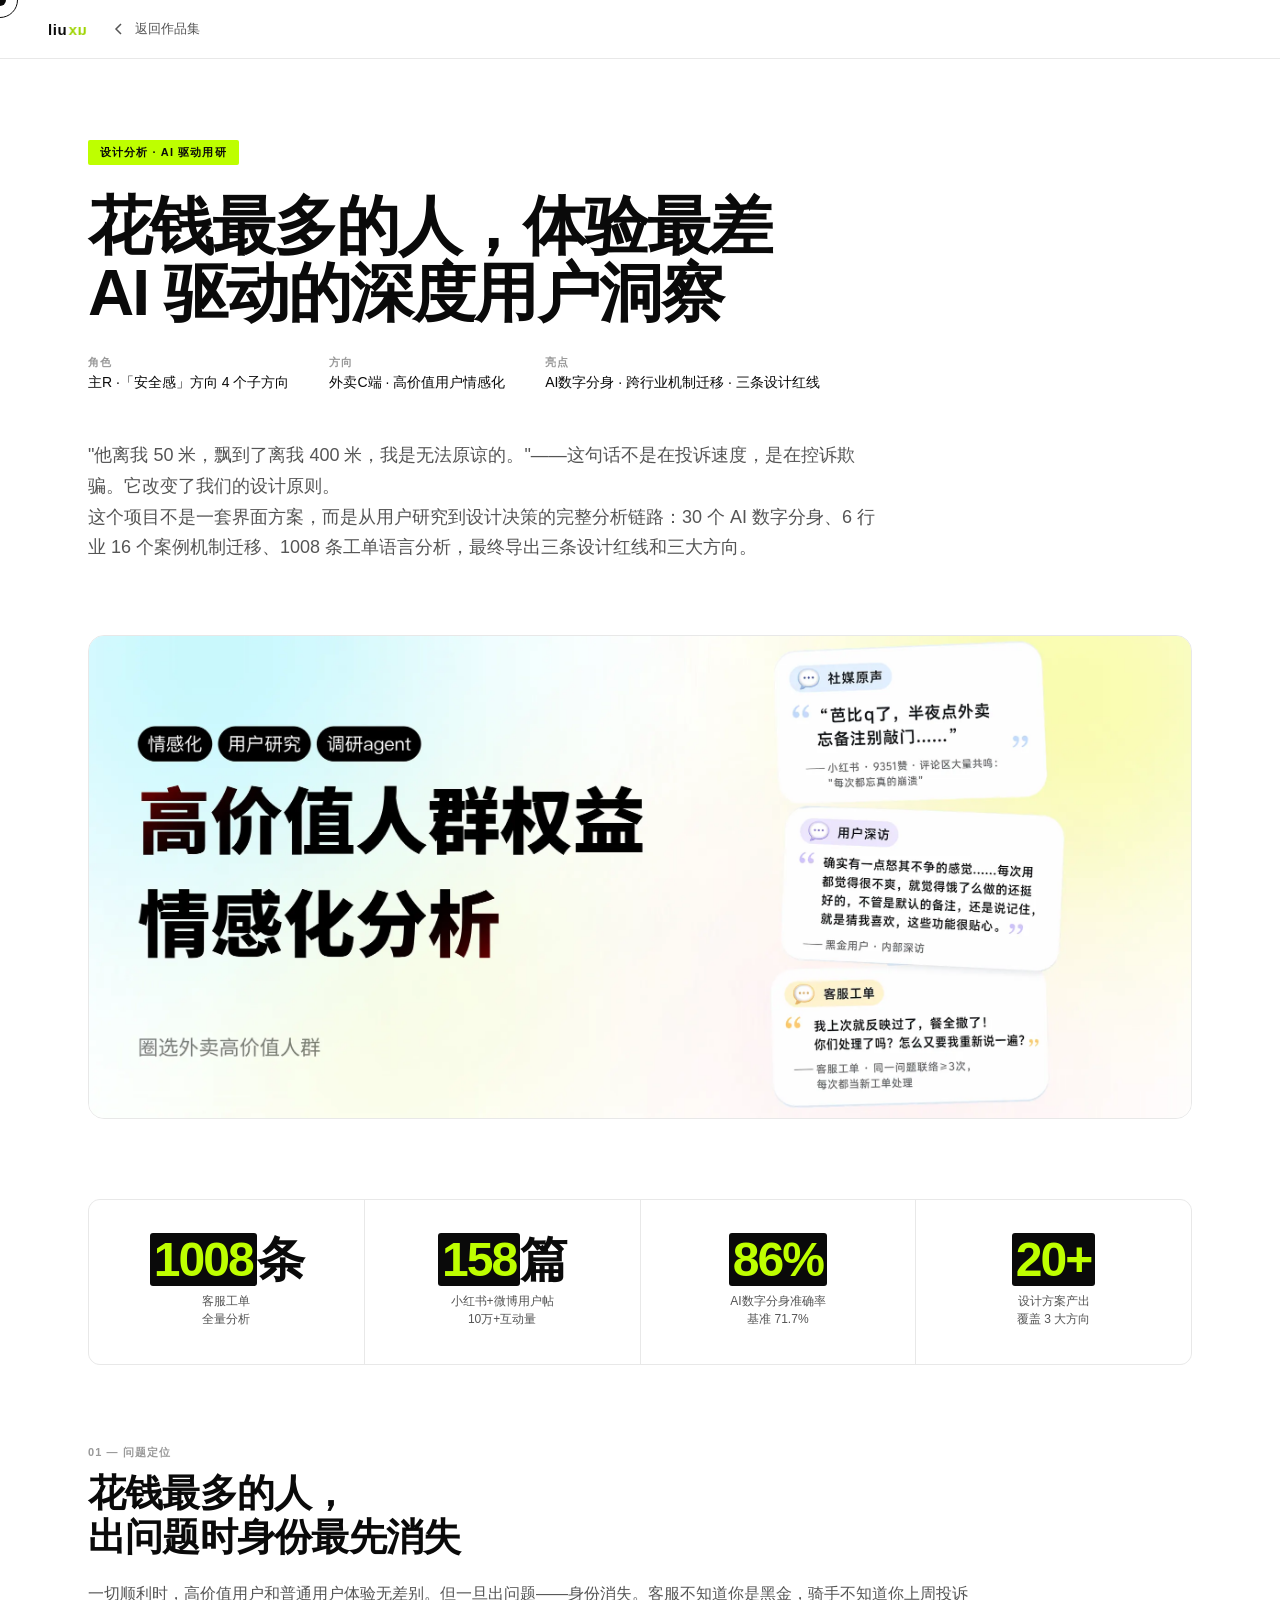
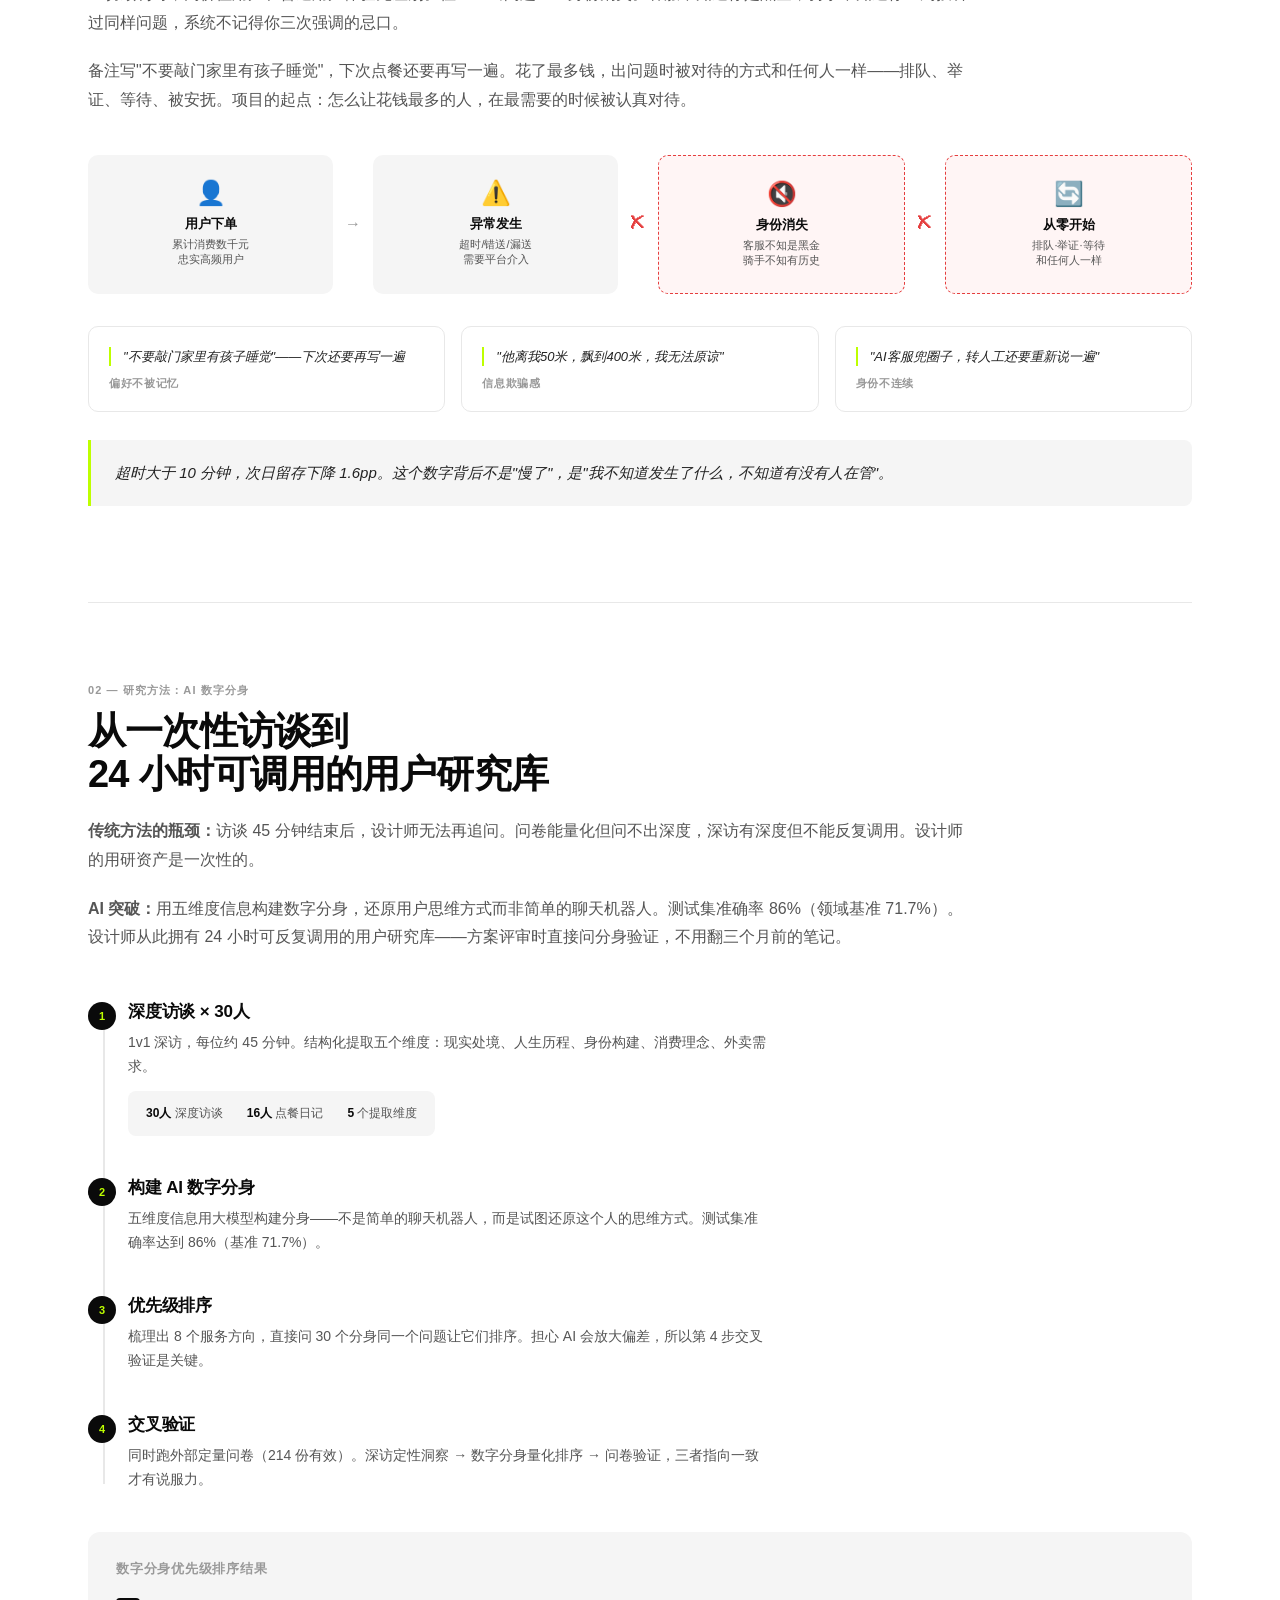
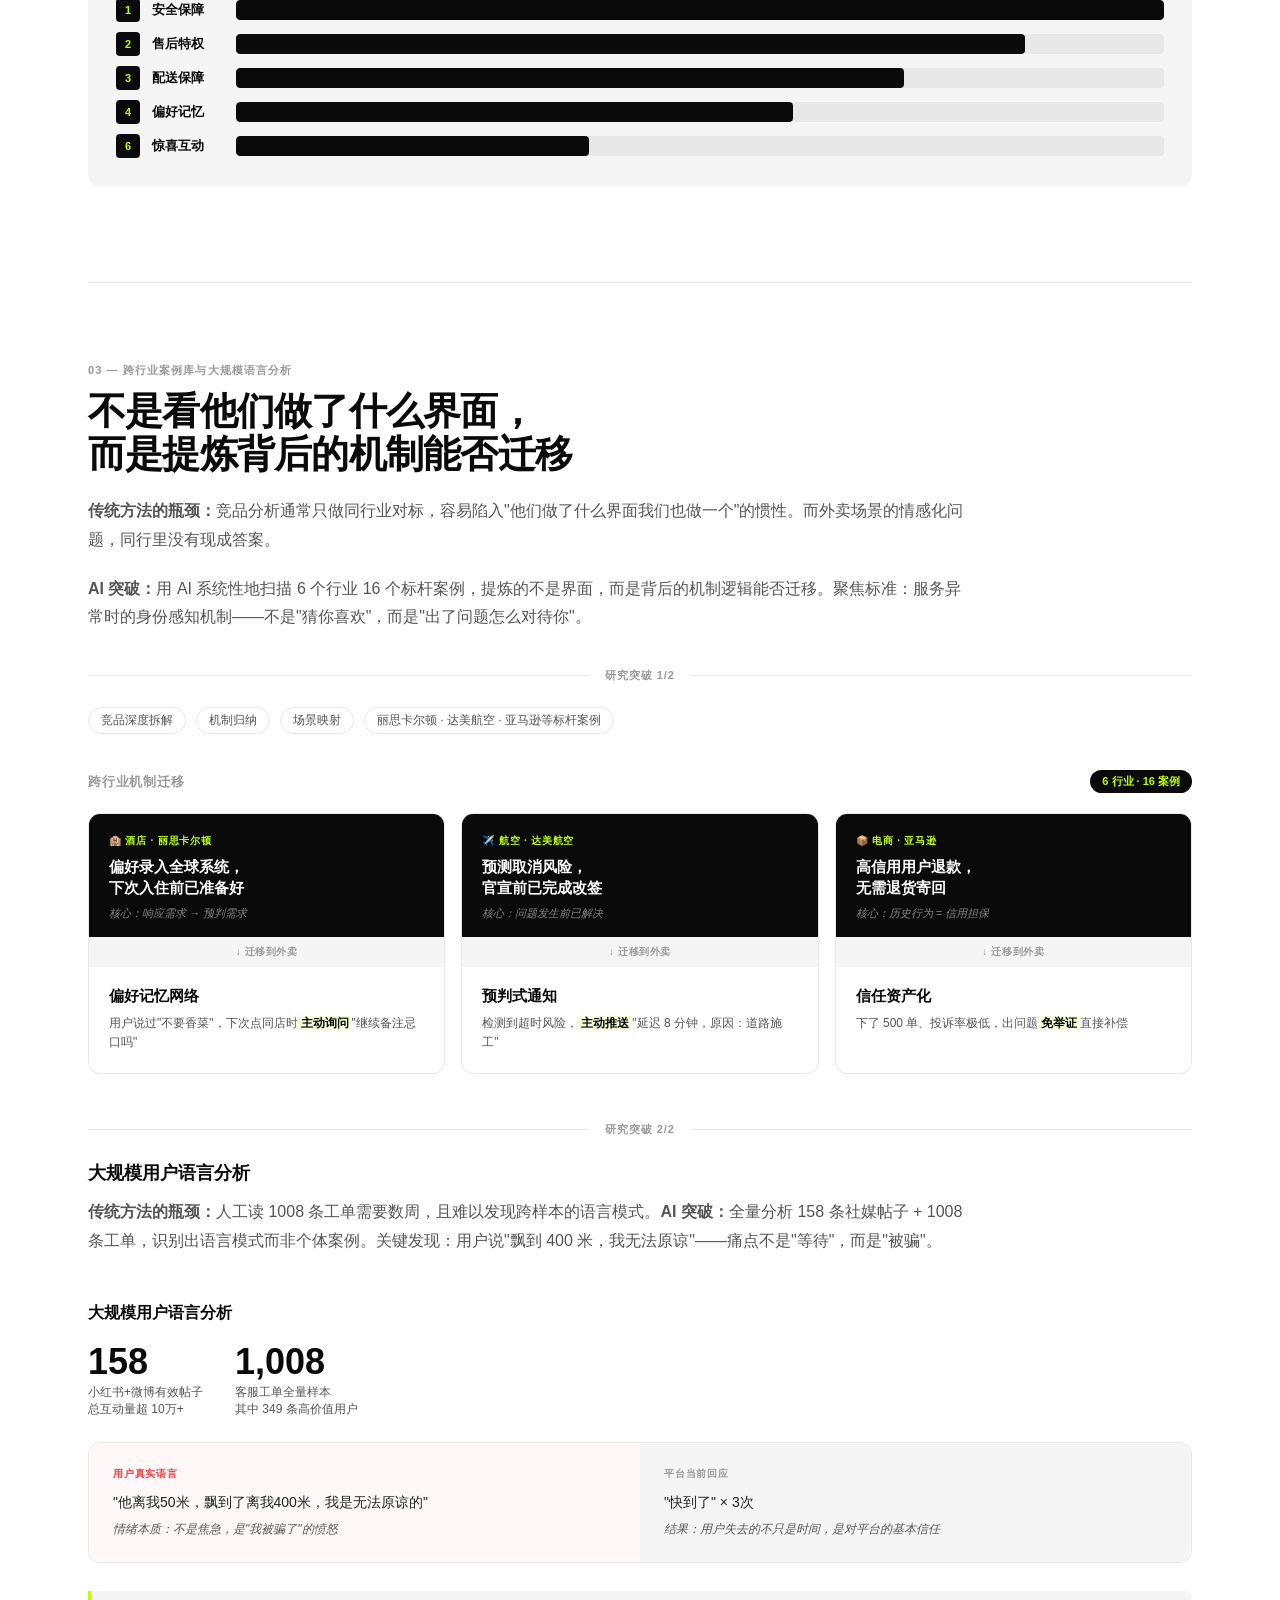
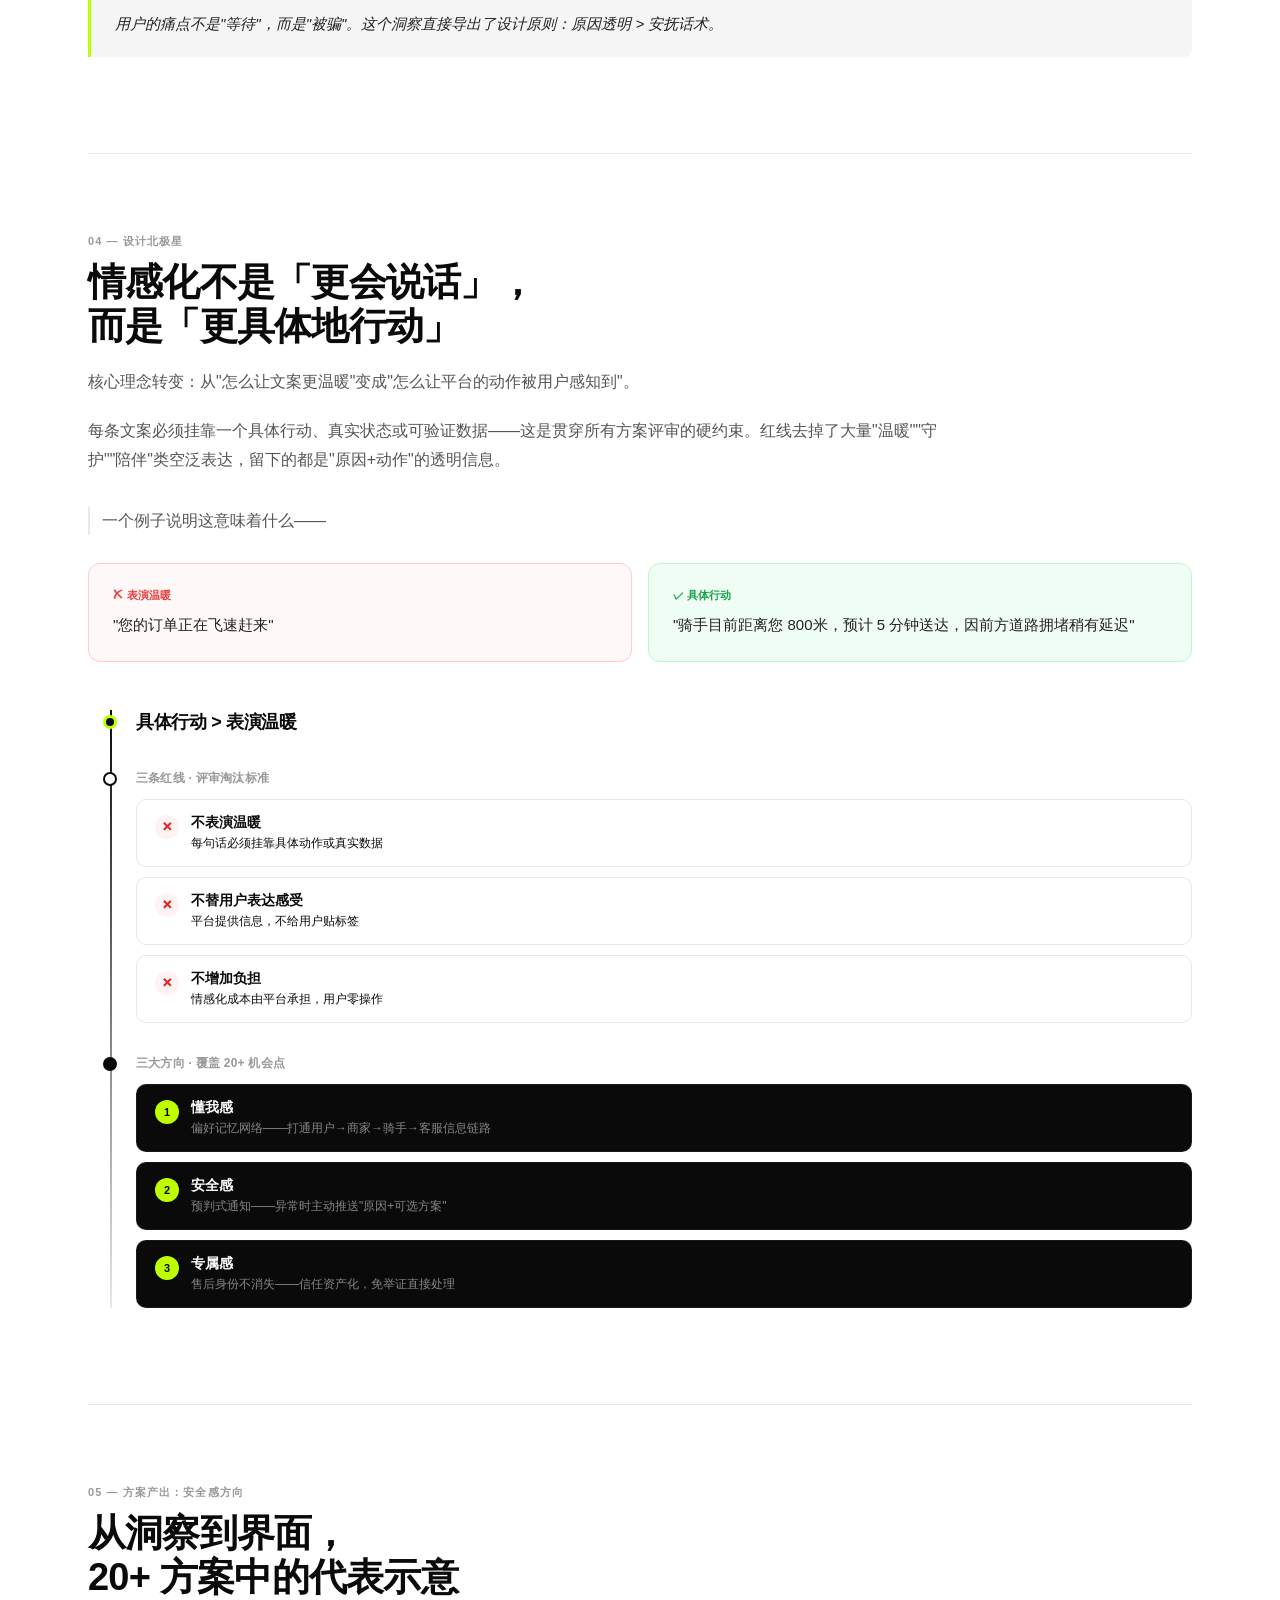
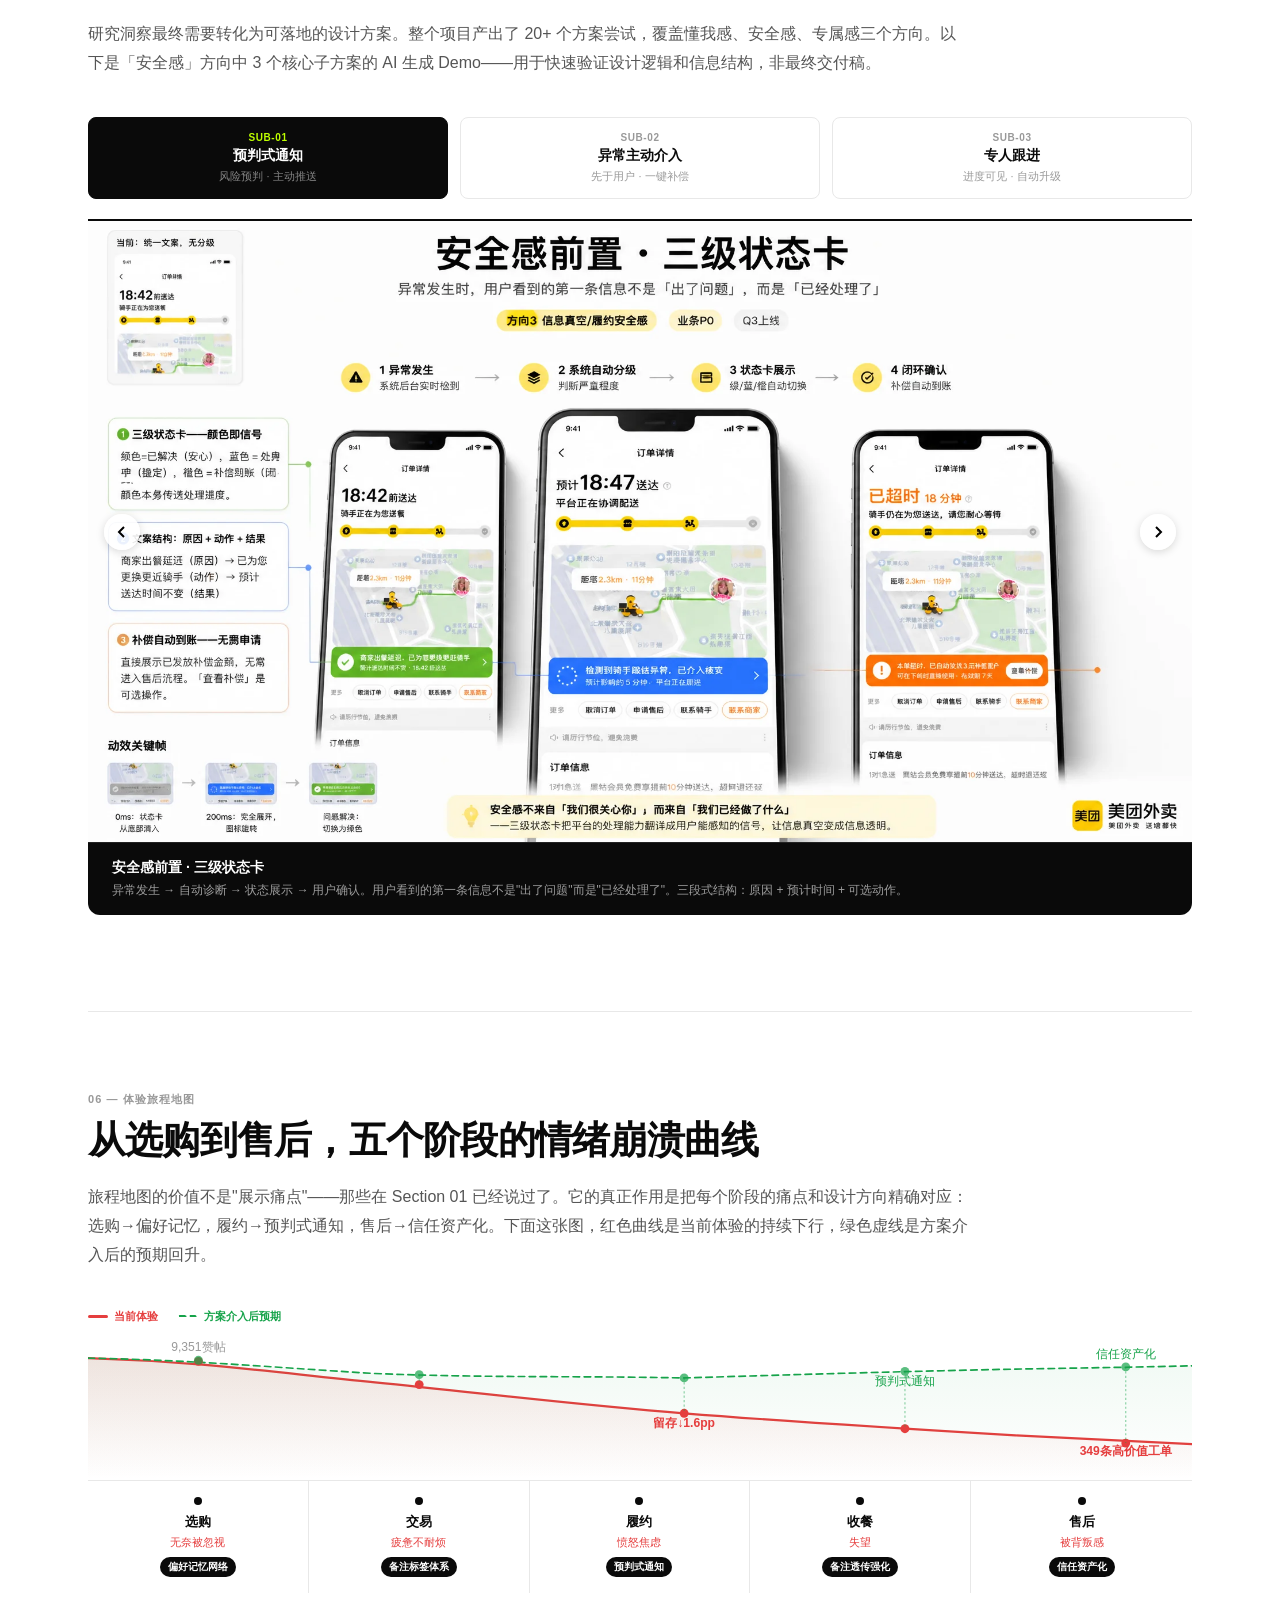
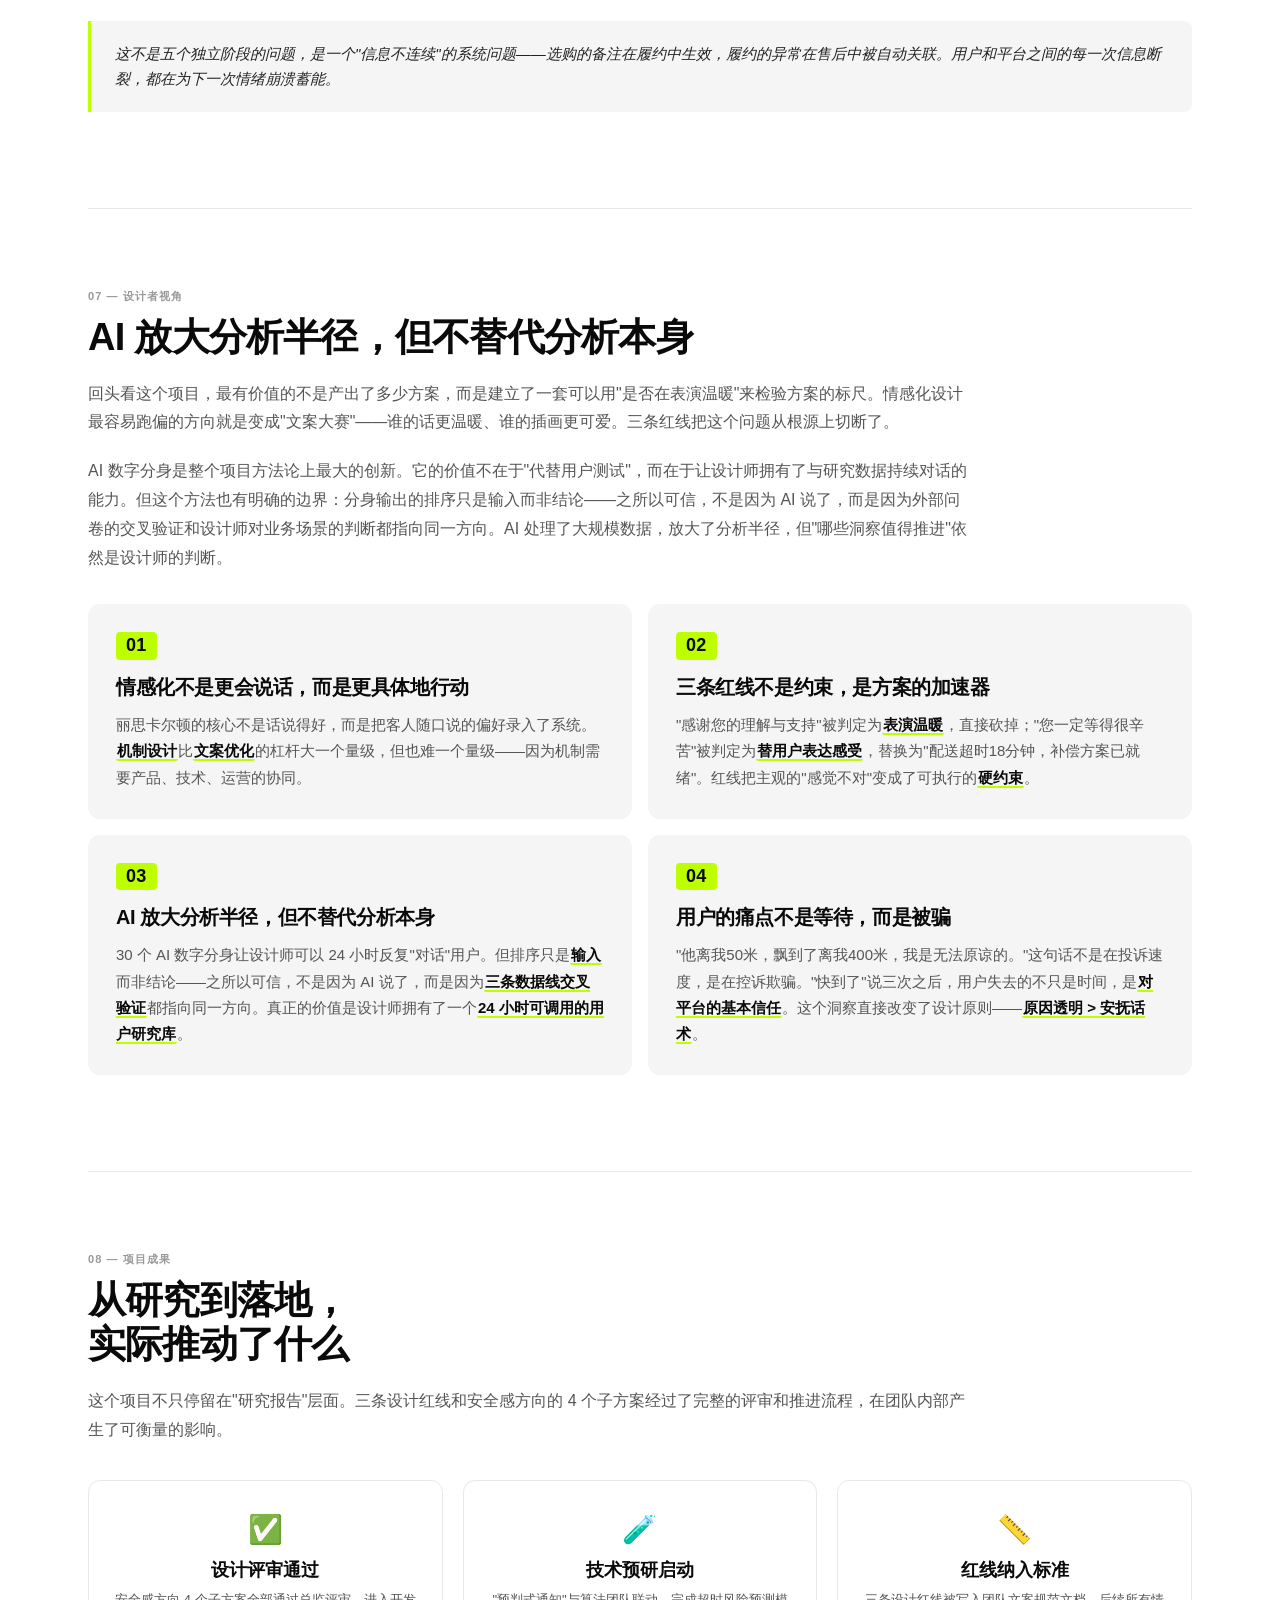
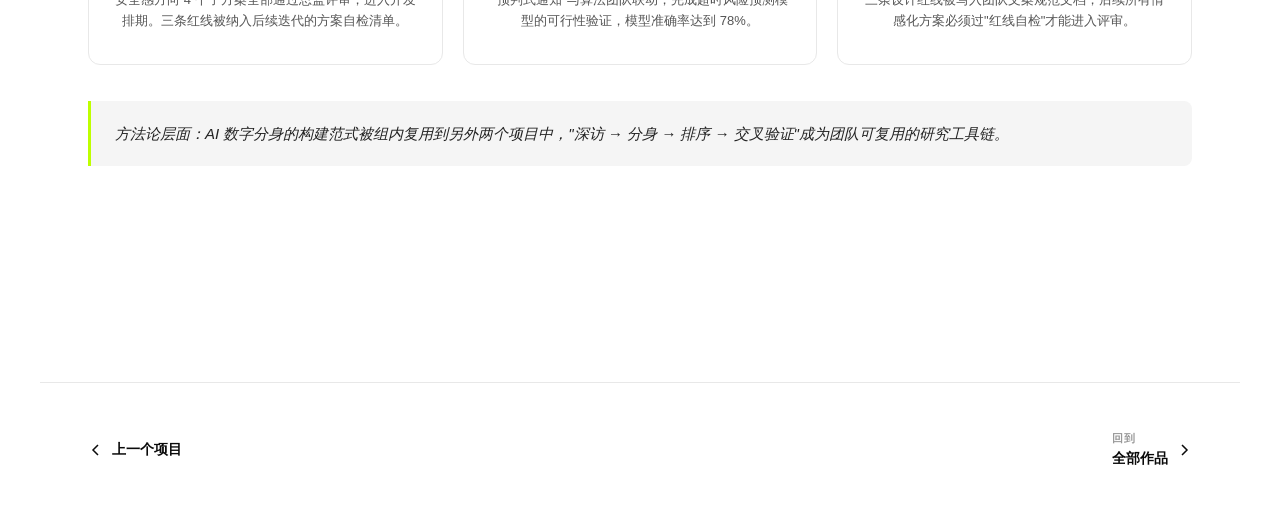
<file: project-06.html>
<!DOCTYPE html>
<html lang="zh-CN">
<head>
  <meta charset="UTF-8">
  <meta name="viewport" content="width=device-width, initial-scale=1.0">
  <title>高价值人群权益情感化分析 — Liu Xiaohui</title>
  <style>
    :root {
      --accent: #beff00;
      --black: #0a0a0a;
      --white: #ffffff;
      --gray-100: #f5f5f5;
      --gray-200: #e8e8e8;
      --gray-400: #999;
      --gray-600: #555;
      --gray-800: #222;
    }

    * { margin: 0; padding: 0; box-sizing: border-box; }
    html { scroll-behavior: smooth; }
    body {
      font-family: 'Helvetica Neue', Helvetica, Arial, sans-serif;
      background: var(--white);
      color: var(--black);
      cursor: none;
    }

    /* Custom cursor */
    .cursor { width: 12px; height: 12px; background: var(--black); border-radius: 50%; position: fixed; pointer-events: none; z-index: 9999; transform: translate(-50%, -50%); transition: transform 0.1s, width 0.2s, height 0.2s, background 0.2s; }
    .cursor-ring { width: 36px; height: 36px; border: 1.5px solid var(--black); border-radius: 50%; position: fixed; pointer-events: none; z-index: 9998; transform: translate(-50%, -50%); transition: transform 0.15s ease-out, width 0.2s, height 0.2s; }

    /* Nav */
    nav { position: fixed; top: 0; left: 0; right: 0; z-index: 100; display: flex; align-items: center; gap: 24px; padding: 20px 48px; background: rgba(255,255,255,0.92); backdrop-filter: blur(12px); border-bottom: 1px solid var(--gray-200); }
    .nav-logo { font-size: 15px; font-weight: 700; letter-spacing: 0.04em; text-decoration: none; color: var(--black); display: inline-flex; align-items: baseline; gap: 1px; user-select: none; }
    .nav-logo .logo-xh { color: #9ed400; display: inline-block; transform-style: preserve-3d; perspective: 200px; }
    @keyframes xh-to-ux { 0%{transform:rotate(0deg) rotateY(0deg)} 15%{transform:rotate(-12deg) rotateY(0deg)} 30%{transform:rotate(8deg) rotateY(0deg)} 45%{transform:rotate(-5deg) rotateY(90deg)} 60%{transform:rotate(0deg) rotateY(180deg)} 80%{transform:rotate(3deg) rotateY(180deg)} 100%{transform:rotate(0deg) rotateY(180deg)} }
    @keyframes ux-to-xh { 0%{transform:rotate(0deg) rotateY(180deg)} 20%{transform:rotate(5deg) rotateY(180deg)} 45%{transform:rotate(-4deg) rotateY(90deg)} 65%{transform:rotate(8deg) rotateY(0deg)} 80%{transform:rotate(-5deg) rotateY(0deg)} 100%{transform:rotate(0deg) rotateY(0deg)} }
    .nav-logo .logo-xh.flip-to-ux { animation: xh-to-ux .75s cubic-bezier(.4,0,.2,1) forwards; }
    .nav-logo .logo-xh.flip-to-xh { animation: ux-to-xh .75s cubic-bezier(.4,0,.2,1) forwards; }
    .nav-back { display: flex; align-items: center; gap: 8px; font-size: 13px; font-weight: 500; color: var(--gray-600); text-decoration: none; transition: color 0.2s; }
    .nav-back:hover { color: var(--black); }
    .nav-back svg { width: 16px; height: 16px; }

    /* Hero */
    .hero { padding: 140px 48px 72px; max-width: 1200px; margin: 0 auto; }
    .hero-tag { display: inline-block; background: var(--accent); color: var(--black); font-size: 11px; font-weight: 700; letter-spacing: 0.1em; text-transform: uppercase; padding: 5px 12px; border-radius: 2px; margin-bottom: 28px; }
    .hero h1 { font-size: clamp(36px, 5vw, 72px); font-weight: 800; line-height: 1.05; letter-spacing: -0.03em; margin-bottom: 28px; max-width: 900px; }
    .hero-meta { display: flex; gap: 40px; flex-wrap: wrap; margin-bottom: 48px; }
    .meta-label { font-size: 11px; font-weight: 600; letter-spacing: 0.08em; text-transform: uppercase; color: var(--gray-400); margin-bottom: 4px; }
    .meta-value { font-size: 14px; font-weight: 500; color: var(--black); }
    .hero-desc { font-size: 18px; line-height: 1.7; color: var(--gray-600); max-width: 800px; }

    /* Hero visual */
    .hero-visual { max-width: 1200px; margin: 0 auto 80px; padding: 0 48px; }
    .hero-visual img { width: 100%; border-radius: 16px; display: block; border: 1px solid var(--gray-200); }

    /* Metrics bar */
    .metrics-bar-wrap { max-width: 1200px; margin: 0 auto; padding: 0 48px 80px; }
    .metrics-bar { display: grid; grid-template-columns: repeat(4, 1fr); gap: 1px; background: var(--gray-200); border: 1px solid var(--gray-200); border-radius: 12px; overflow: hidden; }
    .metrics-bar-item { background: var(--white); padding: 36px 32px; text-align: center; }
    .metrics-num { font-size: 48px; font-weight: 800; letter-spacing: -0.04em; color: var(--black); line-height: 1; margin-bottom: 8px; }
    .metrics-num span { color: var(--accent); background: var(--black); padding: 0 4px; border-radius: 3px; }
    .metrics-label { font-size: 12px; color: var(--gray-600); font-weight: 500; line-height: 1.5; }

    /* Content wrapper */
    .content { max-width: 1200px; margin: 0 auto; padding: 0 48px 120px; }

    /* Section */
    .section { margin-bottom: 96px; }
    .section-num { font-size: 11px; font-weight: 700; letter-spacing: 0.1em; text-transform: uppercase; color: var(--gray-400); margin-bottom: 12px; }
    .section h2 { font-size: clamp(24px, 3vw, 38px); font-weight: 800; letter-spacing: -0.02em; margin-bottom: 20px; line-height: 1.15; }
    .section > p, .section-intro { font-size: 16px; line-height: 1.8; color: var(--gray-600); max-width: 880px; margin-bottom: 20px; }
    .logic-connector { font-size: 14px; line-height: 1.6; color: var(--gray-400); margin: 32px 0 16px; padding-left: 12px; border-left: 2px solid var(--gray-200); max-width: 800px; }

    /* Highlight quote */
    .highlight { border-left: 3px solid var(--accent); padding: 20px 24px; background: var(--gray-100); border-radius: 0 8px 8px 0; margin: 28px 0; }
    .highlight p { font-size: 15px; font-style: italic; color: var(--gray-800); margin: 0; line-height: 1.7; }

    /* Divider */
    .divider { height: 1px; background: var(--gray-200); margin: 80px 0; }

    /* ===== Identity chain ===== */
    .identity-chain { display: flex; align-items: stretch; gap: 8px; margin-top: 40px; }
    .chain-node { flex: 1; padding: 24px 16px; text-align: center; background: var(--gray-100); border-radius: 10px; }
    .chain-connector { display: flex; align-items: center; justify-content: center; width: 24px; flex-shrink: 0; font-size: 16px; color: var(--gray-400); font-weight: 700; }
    .chain-connector.broken-conn { color: #e53e3e; }
    .chain-node.broken { background: #fff5f5; border: 1.5px dashed #e53e3e; }
    .chain-icon { font-size: 24px; margin-bottom: 8px; }
    .chain-title { font-size: 13px; font-weight: 700; color: var(--black); margin-bottom: 4px; }
    .chain-desc { font-size: 11px; color: var(--gray-600); line-height: 1.4; }

    /* Pain points strip */
    .pain-strip { display: grid; grid-template-columns: repeat(3, 1fr); gap: 16px; margin-top: 32px; }
    .pain-item { padding: 20px; border-radius: 10px; border: 1px solid var(--gray-200); }
    .pain-quote { font-size: 13px; font-style: italic; color: var(--gray-800); line-height: 1.5; margin-bottom: 10px; padding-left: 12px; border-left: 2px solid var(--accent); }
    .pain-label { font-size: 11px; font-weight: 600; color: var(--gray-400); text-transform: uppercase; letter-spacing: 0.06em; }

    /* Section divider */
    .section-divider { display: flex; align-items: center; gap: 16px; margin: 48px 0 24px; }
    .section-divider-line { flex: 1; height: 1px; background: var(--gray-200); }
    .section-divider-text { font-size: 11px; font-weight: 700; color: var(--gray-400); text-transform: uppercase; letter-spacing: 0.08em; white-space: nowrap; }
    .subsection-title { font-size: 18px; font-weight: 800; color: var(--black); margin-bottom: 12px; line-height: 1.4; }

    /* ===== Timeline ===== */
    .timeline { margin-top: 48px; position: relative; padding-left: 40px; }
    .timeline::before { content: ''; position: absolute; left: 15px; top: 8px; bottom: 8px; width: 2px; background: var(--gray-200); }
    .tl-step { position: relative; padding-bottom: 40px; }
    .tl-step:last-child { padding-bottom: 0; }
    .tl-dot { position: absolute; left: -40px; top: 2px; width: 28px; height: 28px; border-radius: 50%; background: var(--black); display: flex; align-items: center; justify-content: center; font-size: 11px; font-weight: 800; color: var(--accent); z-index: 1; }
    .tl-title { font-size: 17px; font-weight: 800; color: var(--black); margin-bottom: 8px; letter-spacing: -0.01em; }
    .tl-desc { font-size: 14px; line-height: 1.7; color: var(--gray-600); max-width: 640px; }
    .tl-detail { margin-top: 12px; padding: 14px 18px; background: var(--gray-100); border-radius: 8px; display: inline-flex; gap: 24px; flex-wrap: wrap; }
    .tl-detail-item { font-size: 12px; color: var(--gray-600); }
    .tl-detail-item strong { color: var(--black); font-weight: 700; }

    /* Ranking bars */
    .rank-section { margin-top: 40px; padding: 28px; background: var(--gray-100); border-radius: 12px; }
    .rank-title { font-size: 13px; font-weight: 700; color: var(--gray-400); text-transform: uppercase; letter-spacing: 0.06em; margin-bottom: 20px; }
    .rank-row { display: flex; align-items: center; gap: 12px; margin-bottom: 10px; }
    .rank-row:last-child { margin-bottom: 0; }
    .rank-pos { font-size: 11px; font-weight: 800; color: var(--accent); background: var(--black); width: 24px; height: 24px; display: flex; align-items: center; justify-content: center; border-radius: 4px; flex-shrink: 0; }
    .rank-label { font-size: 13px; font-weight: 600; color: var(--black); width: 72px; flex-shrink: 0; }
    .rank-track { flex: 1; height: 20px; background: var(--gray-200); border-radius: 4px; overflow: hidden; }
    .rank-fill { height: 100%; background: var(--black); border-radius: 4px; }

    /* ===== Migration cards ===== */
    .migrate-header { display: flex; align-items: center; justify-content: space-between; margin-top: 36px; margin-bottom: 20px; }
    .migrate-header-title { font-size: 13px; font-weight: 700; color: var(--gray-400); text-transform: uppercase; letter-spacing: 0.06em; }
    .migrate-header-badge { display: inline-flex; align-items: center; gap: 6px; padding: 4px 12px; border-radius: 20px; background: var(--black); font-size: 11px; font-weight: 700; color: var(--accent); }
    .migrate-grid { display: grid; grid-template-columns: repeat(3, 1fr); gap: 16px; }
    .migrate-card { border: 1px solid var(--gray-200); border-radius: 12px; overflow: hidden; display: flex; flex-direction: column; transition: transform 0.2s, box-shadow 0.2s; }
    .migrate-card:hover { transform: translateY(-4px); box-shadow: 0 12px 32px rgba(0,0,0,0.08); }
    .migrate-from { padding: 20px 20px 16px; background: var(--black); }
    .migrate-industry { display: block; font-size: 10px; font-weight: 700; color: var(--accent); text-transform: uppercase; letter-spacing: 0.08em; margin-bottom: 8px; }
    .migrate-mech { display: block; font-size: 15px; font-weight: 800; color: var(--white); line-height: 1.4; }
    .migrate-logic { display: block; font-size: 11px; color: rgba(255,255,255,0.5); margin-top: 8px; font-style: italic; }
    .migrate-arrow-bar { text-align: center; padding: 8px 0; font-size: 10px; font-weight: 700; letter-spacing: 0.06em; color: var(--gray-400); background: var(--gray-100); text-transform: uppercase; }
    .migrate-to { padding: 20px; flex: 1; display: flex; flex-direction: column; gap: 8px; }
    .migrate-to strong { display: block; font-size: 15px; font-weight: 800; color: var(--black); }
    .migrate-to span { font-size: 12px; line-height: 1.6; color: var(--gray-600); }
    .migrate-to .migrate-kw { display: inline; color: var(--black); font-weight: 600; background: rgba(190,255,0,0.15); padding: 0 3px; border-radius: 2px; }

    /* Contrast stats */
    .contrast-section { margin-top: 48px; }
    .contrast-stats { display: flex; gap: 32px; margin: 20px 0; }
    .contrast-stat-num { font-size: 36px; font-weight: 800; color: var(--black); line-height: 1; }
    .contrast-stat-desc { font-size: 12px; color: var(--gray-600); margin-top: 4px; line-height: 1.4; }

    /* Voice compare */
    .voice-compare { display: grid; grid-template-columns: 1fr 1fr; gap: 0; margin-top: 24px; border-radius: 12px; overflow: hidden; border: 1px solid var(--gray-200); }
    .voice-card { padding: 24px; }
    .voice-card.voice-user { background: #fff8f8; }
    .voice-card.voice-platform { background: var(--gray-100); }
    .voice-card .voice-tag { font-size: 10px; font-weight: 700; text-transform: uppercase; letter-spacing: 0.08em; margin-bottom: 10px; color: var(--gray-400); }
    .voice-card.voice-user .voice-tag { color: #e53e3e; }
    .voice-card p { font-size: 14px; line-height: 1.6; color: var(--gray-800); margin: 0 0 8px; }
    .voice-card .voice-result { font-size: 12px; color: var(--gray-600); font-style: italic; }

    /* ===== Copywriting compare ===== */
    .copy-compare { display: grid; grid-template-columns: 1fr 1fr; gap: 16px; margin: 28px 0; }
    .copy-card { padding: 24px; border-radius: 12px; }
    .copy-card.copy-bad { background: #fff8f8; border: 1px solid #fecaca; }
    .copy-card.copy-good { background: #f0fdf4; border: 1px solid #bbf7d0; }
    .copy-badge { font-size: 11px; font-weight: 700; margin-bottom: 10px; }
    .copy-card.copy-bad .copy-badge { color: #e53e3e; }
    .copy-card.copy-good .copy-badge { color: #16a34a; }
    .copy-card p { font-size: 15px; line-height: 1.6; color: var(--gray-800); margin: 0; }

    /* Principles grid */
    .principles { display: grid; grid-template-columns: repeat(3, 1fr); gap: 20px; margin-top: 36px; }
    .principle-item { padding: 28px 24px; border: 1px solid var(--gray-200); border-radius: 10px; }
    .principle-icon { font-size: 22px; margin-bottom: 12px; }
    .principle-item h3 { font-size: 16px; font-weight: 700; margin-bottom: 8px; }
    .principle-item p { font-size: 13px; line-height: 1.6; color: var(--gray-600); margin: 0; }

    /* Direction cards (legacy) */
    .direction-grid { display: grid; grid-template-columns: repeat(3, 1fr); gap: 20px; margin-top: 32px; }
    .direction-card { padding: 28px 24px; border-radius: 12px; background: var(--black); color: var(--white); }
    .direction-card h4 { font-size: 16px; font-weight: 800; color: var(--accent); margin-bottom: 10px; }
    .direction-card p { font-size: 13px; color: rgba(255,255,255,.65); line-height: 1.7; margin: 0 0 10px; }
    .direction-card .decision-note { font-size: 11px; color: rgba(255,255,255,0.4); font-style: italic; border-top: 1px solid rgba(255,255,255,0.1); padding-top: 10px; margin: 0; }

    /* ===== Northstar Map (spine) ===== */
    .ns-map { position: relative; margin: 48px 0; padding-left: 48px; }
    .ns-map::before { content: ''; position: absolute; left: 22px; top: 0; bottom: 0; width: 2px; background: linear-gradient(to bottom, var(--black) 0%, var(--gray-200) 100%); }
    .ns-core { position: relative; display: flex; align-items: center; gap: 14px; margin-bottom: 36px; }
    .ns-core-dot { width: 14px; height: 14px; border-radius: 50%; background: var(--black); border: 3px solid var(--accent); position: absolute; left: -33px; }
    .ns-core span { font-size: 18px; font-weight: 800; color: var(--black); letter-spacing: -0.02em; }
    .ns-branch { position: relative; margin-bottom: 32px; }
    .ns-branch::before { content: ''; position: absolute; left: -33px; top: 2px; width: 10px; height: 10px; border-radius: 50%; border: 2px solid var(--black); background: var(--white); z-index: 1; }
    .ns-branch-action::before { background: var(--black); border-color: var(--black); }
    .ns-branch-label { font-size: 12px; font-weight: 700; color: var(--gray-400); margin-bottom: 12px; letter-spacing: 0.02em; }
    .ns-branch-items { display: flex; flex-direction: column; gap: 10px; }
    .ns-leaf { display: flex; align-items: flex-start; gap: 12px; padding: 14px 18px; border-radius: 10px; border: 1px solid var(--gray-200); background: var(--white); transition: box-shadow 0.2s; }
    .ns-leaf:hover { box-shadow: 0 2px 12px rgba(0,0,0,0.05); }
    .ns-leaf-dark { background: var(--black); border-color: rgba(255,255,255,0.06); }
    .ns-leaf-dark:hover { box-shadow: 0 4px 16px rgba(0,0,0,0.3); }
    .ns-leaf-icon { flex-shrink: 0; width: 24px; height: 24px; display: flex; align-items: center; justify-content: center; border-radius: 50%; background: #fef2f2; color: #dc2626; font-size: 11px; font-weight: 800; margin-top: 1px; }
    .ns-leaf-num { flex-shrink: 0; width: 24px; height: 24px; display: flex; align-items: center; justify-content: center; border-radius: 50%; background: var(--accent); color: var(--black); font-size: 11px; font-weight: 800; margin-top: 1px; }
    .ns-leaf strong { font-size: 14px; font-weight: 700; color: var(--black); display: block; margin-bottom: 2px; }
    .ns-leaf-dark strong { color: var(--white); }
    .ns-leaf p { font-size: 12px; line-height: 1.5; color: var(--gray-500); margin: 0; }
    .ns-leaf-dark p { color: rgba(255,255,255,0.5); }

    /* ===== Solution showcase (tabbed) ===== */
    .sol-showcase { margin-top: 40px; }
    .sol-viewer { position: relative; overflow: hidden; background: var(--black); border-radius: 0; }
    .sol-slides { position: relative; width: 100%; overflow: hidden; aspect-ratio: 16 / 9; }
    .sol-slide { display: none; position: absolute; inset: 0; }
    .sol-slide.active { display: block; }
    .sol-slide img { width: 100%; height: 100%; object-fit: cover; display: block; }
    .sol-caption-bar { background: var(--black); padding: 16px 24px; border-radius: 0 0 12px 12px; border-top: 1px solid rgba(255,255,255,0.1); }
    .sol-caption { }
    .sol-caption-title { font-size: 14px; font-weight: 800; color: var(--white); margin-bottom: 4px; }
    .sol-caption-desc { font-size: 12px; color: rgba(255,255,255,0.6); line-height: 1.5; }
    /* Navigation arrows */
    .sol-nav-arrow { position: absolute; top: 50%; transform: translateY(-50%); width: 36px; height: 36px; border-radius: 50%; background: rgba(255,255,255,0.9); border: none; cursor: pointer; display: flex; align-items: center; justify-content: center; z-index: 2; transition: transform 0.2s, box-shadow 0.2s; box-shadow: 0 2px 8px rgba(0,0,0,0.15); }
    .sol-nav-arrow:hover { transform: translateY(-50%) scale(1.1); box-shadow: 0 4px 16px rgba(0,0,0,0.2); }
    .sol-nav-arrow.prev { left: 16px; }
    .sol-nav-arrow.next { right: 16px; }
    .sol-nav-arrow svg { width: 16px; height: 16px; }
    /* Tabs */
    .sol-tabs { display: grid; grid-template-columns: repeat(3, 1fr); gap: 12px; margin-bottom: 0; padding-bottom: 20px; border-bottom: 2px solid var(--black); }
    .sol-tab { padding: 14px 16px; border-radius: 8px; border: 1.5px solid var(--gray-200); background: var(--white); cursor: pointer; transition: all 0.2s; text-align: center; position: relative; }
    .sol-tab:hover { border-color: var(--gray-400); background: var(--gray-100); }
    .sol-tab.active { border-color: var(--black); background: var(--black); }
    .sol-tab-tag { font-size: 10px; font-weight: 700; color: var(--gray-400); text-transform: uppercase; letter-spacing: 0.06em; margin-bottom: 4px; transition: color 0.2s; }
    .sol-tab.active .sol-tab-tag { color: var(--accent); }
    .sol-tab-name { font-size: 14px; font-weight: 800; color: var(--black); transition: color 0.2s; }
    .sol-tab.active .sol-tab-name { color: var(--white); }
    .sol-tab-hint { font-size: 11px; color: var(--gray-400); margin-top: 4px; transition: color 0.2s; }
    .sol-tab.active .sol-tab-hint { color: rgba(255,255,255,0.5); }
    /* More directions */
    .sol-more { margin-top: 32px; padding: 24px; background: var(--gray-100); border-radius: 12px; }
    .sol-more-title { font-size: 12px; font-weight: 700; color: var(--gray-400); text-transform: uppercase; letter-spacing: 0.06em; margin-bottom: 16px; }
    .sol-more-grid { display: grid; grid-template-columns: 1fr 1fr; gap: 12px; }
    .sol-more-item { display: flex; align-items: flex-start; gap: 10px; padding: 14px; background: var(--white); border-radius: 8px; border: 1px solid var(--gray-200); }
    .sol-more-item .sol-more-icon { font-size: 18px; flex-shrink: 0; margin-top: 2px; }
    .sol-more-item h5 { font-size: 13px; font-weight: 700; color: var(--black); margin-bottom: 3px; }
    .sol-more-item p { font-size: 11px; color: var(--gray-600); line-height: 1.5; margin: 0; }

    /* ===== Journey chart ===== */
    .journey-chart { margin-top: 40px; position: relative; }
    .journey-track { position: relative; padding: 0; }
    .journey-svg { width: 100%; height: auto; display: block; }
    .journey-stages { display: grid; grid-template-columns: repeat(5, 1fr); border-top: 1px solid var(--gray-200); }
    .journey-stage { padding: 16px 12px; text-align: center; border-right: 1px solid var(--gray-200); }
    .journey-stage:last-child { border-right: none; }
    .stage-dot { width: 8px; height: 8px; border-radius: 50%; background: var(--black); margin: 0 auto 8px; }
    .stage-label { font-size: 13px; font-weight: 800; color: var(--black); margin-bottom: 4px; }
    .stage-emotion { font-size: 11px; color: #e53e3e; margin-bottom: 6px; font-weight: 500; }
    .stage-solution { font-size: 10px; font-weight: 600; color: var(--white); background: var(--black); padding: 3px 8px; border-radius: 10px; display: inline-block; }

    /* ===== Reflections ===== */
    .two-col { display: grid; grid-template-columns: repeat(2, 1fr); gap: 16px; margin-top: 32px; }
    .card { background: var(--gray-100); border-radius: 12px; padding: 28px; position: relative; transition: background 0.2s; }
    .card-num { display: inline-block; background: var(--accent); color: var(--black); font-size: 18px; font-weight: 900; padding: 3px 10px; border-radius: 4px; letter-spacing: 0.02em; margin-bottom: 14px; line-height: 1.2; }
    .card h4 { font-size: 20px; font-weight: 800; margin-bottom: 12px; letter-spacing: -0.02em; line-height: 1.3; color: var(--black); }
    .card p { font-size: 15px; line-height: 1.75; color: var(--gray-600); margin: 0; }
.card .kw { color: var(--black); font-weight: 700; border-bottom: 2px solid var(--accent); border-radius: 2px; padding: 0 1px; transition: background 0.2s, border-color 0.2s; cursor: default; }
.card:hover .kw { color: var(--black); font-weight: 700; border-bottom-color: transparent; background: var(--accent); }

    /* ===== Outcomes ===== */
    .outcome-grid { display: grid; grid-template-columns: repeat(3, 1fr); gap: 20px; margin-top: 36px; }
    .outcome-item { padding: 32px 24px; border: 1px solid var(--gray-200); border-radius: 12px; text-align: center; }
    .outcome-icon { font-size: 28px; margin-bottom: 12px; }
    .outcome-item h3 { font-size: 18px; font-weight: 800; margin-bottom: 8px; color: var(--black); }
    .outcome-item p { font-size: 13px; line-height: 1.6; color: var(--gray-600); margin: 0; }

    /* Footer nav */
    .footer-nav { border-top: 1px solid var(--gray-200); padding: 48px; display: flex; justify-content: space-between; align-items: center; max-width: 1200px; margin: 0 auto; }
    .footer-nav a { display: flex; align-items: center; gap: 8px; font-size: 14px; font-weight: 600; color: var(--black); text-decoration: none; transition: opacity 0.2s; }
    .footer-nav a:hover { opacity: 0.6; }
    .footer-nav .next-label { font-size: 11px; font-weight: 600; letter-spacing: 0.08em; text-transform: uppercase; color: var(--gray-400); display: block; margin-bottom: 4px; }

    /* Reveal */
    .reveal { opacity: 0; transform: translateY(24px); transition: opacity 0.6s ease, transform 0.6s ease; }
    .reveal.visible { opacity: 1; transform: translateY(0); }

    /* Responsive */
    @media (max-width: 768px) {
      nav { padding: 16px 24px; }
      .hero { padding: 100px 24px 56px; }
      .hero-visual { padding: 0 24px; }
      .metrics-bar-wrap { padding: 0 24px 64px; }
      .metrics-bar { grid-template-columns: repeat(2, 1fr); }
      .content { padding: 0 24px 80px; }
      .identity-chain { flex-direction: column; }
      .chain-connector { transform: rotate(90deg); width: auto; height: 24px; }
      .pain-strip { grid-template-columns: 1fr; }
      .timeline { padding-left: 36px; }
      .migrate-grid { grid-template-columns: 1fr; }
      .voice-compare { grid-template-columns: 1fr; }
      .copy-compare { grid-template-columns: 1fr; }
      .principles { grid-template-columns: 1fr; }
      .direction-grid { grid-template-columns: 1fr; }
      .sol-tabs { grid-template-columns: 1fr; }
      .sol-more-grid { grid-template-columns: 1fr; }
      .journey-stages { grid-template-columns: 1fr; }
      .two-col { grid-template-columns: 1fr; }
      .outcome-grid { grid-template-columns: 1fr; }
      .footer-nav { padding: 32px 24px; flex-direction: column; gap: 24px; }
    }
  
    /* ── Image Loading Placeholder ── */
    img[loading="lazy"] {
      background: linear-gradient(90deg, #f0f0f0 25%, #e0e0e0 50%, #f0f0f0 75%);
      background-size: 200% 100%;
      animation: shimmer 1.5s infinite;
      min-height: 200px;
    }
    img[loading="lazy"].loaded {
      animation: none;
      background: none;
      min-height: unset;
    }
    /* Dark variant for dark-bg sections */
    .section-img-dark[loading="lazy"],
    .img-full-dark[loading="lazy"] {
      background: linear-gradient(90deg, #1a1a1a 25%, #2a2a2a 50%, #1a1a1a 75%);
      background-size: 200% 100%;
    }
    @keyframes shimmer {
      0% { background-position: -200% 0; }
      100% { background-position: 200% 0; }
    }
    /* Video placeholder */
    video:not(.loaded) {
      background: linear-gradient(90deg, #1a1a1a 25%, #2a2a2a 50%, #1a1a1a 75%);
      background-size: 200% 100%;
      animation: shimmer 1.5s infinite;
      min-height: 300px;
      border-radius: 12px;
    }
    video.loaded {
      animation: none;
      background: none;
      min-height: unset;
    }

  </style>
</head>
<body>

  <div class="cursor" id="cursor"></div>
  <div class="cursor-ring" id="cursorRing"></div>

  <nav>
    <a href="index.html" class="nav-logo" id="nav-logo">liu<span class="logo-xh" id="logo-xh">xh</span></a>
    <a href="index.html" class="nav-back">
      <svg viewBox="0 0 16 16" fill="none" stroke="currentColor" stroke-width="1.5"><path d="M10 3L5 8l5 5"/></svg>
      返回作品集
    </a>
  </nav>

  <!-- HERO -->
  <section class="hero">
    <div class="hero-tag reveal">设计分析 &middot; AI 驱动用研</div>
    <h1 class="reveal">花钱最多的人，体验最差<br>AI 驱动的深度用户洞察</h1>
    <div class="hero-meta reveal">
      <div class="meta-item">
        <div class="meta-label">角色</div>
        <div class="meta-value">主R &middot;「安全感」方向 4 个子方向</div>
      </div>
      <div class="meta-item">
        <div class="meta-label">方向</div>
        <div class="meta-value">外卖C端 &middot; 高价值用户情感化</div>
      </div>
      <div class="meta-item">
        <div class="meta-label">亮点</div>
        <div class="meta-value">AI数字分身 &middot; 跨行业机制迁移 &middot; 三条设计红线</div>
      </div>
    </div>
    <p class="hero-desc reveal">"他离我 50 米，飘到了离我 400 米，我是无法原谅的。"——这句话不是在投诉速度，是在控诉欺骗。它改变了我们的设计原则。</p>
    <p class="hero-desc reveal">这个项目不是一套界面方案，而是从用户研究到设计决策的完整分析链路：30 个 AI 数字分身、6 行业 16 个案例机制迁移、1008 条工单语言分析，最终导出三条设计红线和三大方向。</p>
  </section>

  <!-- HERO VISUAL -->
  <div class="hero-visual reveal">
    <img loading="lazy" src="s6-cover.webp" alt="高价值人群权益情感化分析项目封面">
  </div>

  <!-- METRICS BAR -->
  <div class="metrics-bar-wrap reveal">
    <div class="metrics-bar">
      <div class="metrics-bar-item">
        <div class="metrics-num"><span>1008</span>条</div>
        <div class="metrics-label">客服工单<br>全量分析</div>
      </div>
      <div class="metrics-bar-item">
        <div class="metrics-num"><span>158</span>篇</div>
        <div class="metrics-label">小红书+微博用户帖<br>10万+互动量</div>
      </div>
      <div class="metrics-bar-item">
        <div class="metrics-num"><span>86%</span></div>
        <div class="metrics-label">AI数字分身准确率<br>基准 71.7%</div>
      </div>
      <div class="metrics-bar-item">
        <div class="metrics-num"><span>20+</span></div>
        <div class="metrics-label">设计方案产出<br>覆盖 3 大方向</div>
      </div>
    </div>
  </div>

  <!-- MAIN CONTENT -->
  <div class="content">

    <!-- ══════════════════════════════════════ -->
    <!-- SECTION 01: 问题定位 -->
    <!-- ══════════════════════════════════════ -->
    <div class="section reveal">
      <div class="section-num">01 — 问题定位</div>
      <h2>花钱最多的人，<br>出问题时身份最先消失</h2>
      <p>一切顺利时，高价值用户和普通用户体验无差别。但一旦出问题——身份消失。客服不知道你是黑金，骑手不知道你上周投诉过同样问题，系统不记得你三次强调的忌口。</p>
      <p>备注写"不要敲门家里有孩子睡觉"，下次点餐还要再写一遍。花了最多钱，出问题时被对待的方式和任何人一样——排队、举证、等待、被安抚。项目的起点：怎么让花钱最多的人，在最需要的时候被认真对待。</p>

      <!-- 身份断裂链路 -->
      <div class="identity-chain">
        <div class="chain-node">
          <div class="chain-icon">&#x1F464;</div>
          <div class="chain-title">用户下单</div>
          <div class="chain-desc">累计消费数千元<br>忠实高频用户</div>
        </div>
        <div class="chain-connector">&#8594;</div>
        <div class="chain-node">
          <div class="chain-icon">&#x26A0;&#xFE0F;</div>
          <div class="chain-title">异常发生</div>
          <div class="chain-desc">超时/错送/漏送<br>需要平台介入</div>
        </div>
        <div class="chain-connector broken-conn">&#x2717;</div>
        <div class="chain-node broken">
          <div class="chain-icon">&#x1F507;</div>
          <div class="chain-title">身份消失</div>
          <div class="chain-desc">客服不知是黑金<br>骑手不知有历史</div>
        </div>
        <div class="chain-connector broken-conn">&#x2717;</div>
        <div class="chain-node broken">
          <div class="chain-icon">&#x1F504;</div>
          <div class="chain-title">从零开始</div>
          <div class="chain-desc">排队&middot;举证&middot;等待<br>和任何人一样</div>
        </div>
      </div>

      <!-- 痛点条 -->
      <div class="pain-strip">
        <div class="pain-item">
          <div class="pain-quote">"不要敲门家里有孩子睡觉"——下次还要再写一遍</div>
          <div class="pain-label">偏好不被记忆</div>
        </div>
        <div class="pain-item">
          <div class="pain-quote">"他离我50米，飘到400米，我无法原谅"</div>
          <div class="pain-label">信息欺骗感</div>
        </div>
        <div class="pain-item">
          <div class="pain-quote">"AI客服兜圈子，转人工还要重新说一遍"</div>
          <div class="pain-label">身份不连续</div>
        </div>
      </div>

      <div class="highlight">
        <p>超时大于 10 分钟，次日留存下降 1.6pp。这个数字背后不是"慢了"，是"我不知道发生了什么，不知道有没有人在管"。</p>
      </div>
    </div>

    <div class="divider"></div>

    <!-- ══════════════════════════════════════ -->
    <!-- SECTION 02: AI 数字分身 -->
    <!-- ══════════════════════════════════════ -->
    <div class="section reveal">
      <div class="section-num">02 — 研究方法：AI 数字分身</div>
      <h2>从一次性访谈到<br>24 小时可调用的用户研究库</h2>
      <p><strong>传统方法的瓶颈：</strong>访谈 45 分钟结束后，设计师无法再追问。问卷能量化但问不出深度，深访有深度但不能反复调用。设计师的用研资产是一次性的。</p>
      <p><strong>AI 突破：</strong>用五维度信息构建数字分身，还原用户思维方式而非简单的聊天机器人。测试集准确率 86%（领域基准 71.7%）。设计师从此拥有 24 小时可反复调用的用户研究库——方案评审时直接问分身验证，不用翻三个月前的笔记。</p>

      <!-- 四步法时间线 -->
      <div class="timeline">
        <div class="tl-step">
          <div class="tl-dot">1</div>
          <div class="tl-title">深度访谈 &times; 30人</div>
          <div class="tl-desc">1v1 深访，每位约 45 分钟。结构化提取五个维度：现实处境、人生历程、身份构建、消费理念、外卖需求。</div>
          <div class="tl-detail">
            <div class="tl-detail-item"><strong>30人</strong> 深度访谈</div>
            <div class="tl-detail-item"><strong>16人</strong> 点餐日记</div>
            <div class="tl-detail-item"><strong>5</strong> 个提取维度</div>
          </div>
        </div>
        <div class="tl-step">
          <div class="tl-dot">2</div>
          <div class="tl-title">构建 AI 数字分身</div>
          <div class="tl-desc">五维度信息用大模型构建分身——不是简单的聊天机器人，而是试图还原这个人的思维方式。测试集准确率达到 86%（基准 71.7%）。</div>
        </div>
        <div class="tl-step">
          <div class="tl-dot">3</div>
          <div class="tl-title">优先级排序</div>
          <div class="tl-desc">梳理出 8 个服务方向，直接问 30 个分身同一个问题让它们排序。担心 AI 会放大偏差，所以第 4 步交叉验证是关键。</div>
        </div>
        <div class="tl-step">
          <div class="tl-dot">4</div>
          <div class="tl-title">交叉验证</div>
          <div class="tl-desc">同时跑外部定量问卷（214 份有效）。深访定性洞察 → 数字分身量化排序 → 问卷验证，三者指向一致才有说服力。</div>
        </div>
      </div>

      <!-- 排序结果 -->
      <div class="rank-section reveal">
        <div class="rank-title">数字分身优先级排序结果</div>
        <div class="rank-row">
          <div class="rank-pos">1</div>
          <div class="rank-label">安全保障</div>
          <div class="rank-track"><div class="rank-fill" style="width:100%"></div></div>
        </div>
        <div class="rank-row">
          <div class="rank-pos">2</div>
          <div class="rank-label">售后特权</div>
          <div class="rank-track"><div class="rank-fill" style="width:85%"></div></div>
        </div>
        <div class="rank-row">
          <div class="rank-pos">3</div>
          <div class="rank-label">配送保障</div>
          <div class="rank-track"><div class="rank-fill" style="width:72%"></div></div>
        </div>
        <div class="rank-row">
          <div class="rank-pos">4</div>
          <div class="rank-label">偏好记忆</div>
          <div class="rank-track"><div class="rank-fill" style="width:60%"></div></div>
        </div>
        <div class="rank-row">
          <div class="rank-pos">6</div>
          <div class="rank-label">惊喜互动</div>
          <div class="rank-track"><div class="rank-fill" style="width:38%"></div></div>
        </div>
      </div>
    </div>

    <div class="divider"></div>

    <!-- ══════════════════════════════════════ -->
    <!-- SECTION 03: 跨行业案例库 -->
    <!-- ══════════════════════════════════════ -->
    <div class="section reveal">
      <div class="section-num">03 — 跨行业案例库与大规模语言分析</div>
      <h2>不是看他们做了什么界面，<br>而是提炼背后的机制能否迁移</h2>
      <p><strong>传统方法的瓶颈：</strong>竞品分析通常只做同行业对标，容易陷入"他们做了什么界面我们也做一个"的惯性。而外卖场景的情感化问题，同行里没有现成答案。</p>
      <p><strong>AI 突破：</strong>用 AI 系统性地扫描 6 个行业 16 个标杆案例，提炼的不是界面，而是背后的机制逻辑能否迁移。聚焦标准：服务异常时的身份感知机制——不是"猜你喜欢"，而是"出了问题怎么对待你"。</p>

      <!-- 迁移卡片 -->
      <div class="section-divider" style="margin-top:36px;">
        <span class="section-divider-line"></span>
        <span class="section-divider-text">研究突破 1/2</span>
        <span class="section-divider-line"></span>
      </div>
      <div class="migrate-method-tags" style="display:flex;gap:10px;flex-wrap:wrap;margin-bottom:16px;">
        <span style="font-size:12px;padding:4px 12px;border:1px solid var(--gray-200);border-radius:100px;color:var(--gray-600);font-weight:500;">竞品深度拆解</span>
        <span style="font-size:12px;padding:4px 12px;border:1px solid var(--gray-200);border-radius:100px;color:var(--gray-600);font-weight:500;">机制归纳</span>
        <span style="font-size:12px;padding:4px 12px;border:1px solid var(--gray-200);border-radius:100px;color:var(--gray-600);font-weight:500;">场景映射</span>
        <span style="font-size:12px;padding:4px 12px;border:1px solid var(--gray-200);border-radius:100px;color:var(--gray-600);font-weight:500;">丽思卡尔顿 · 达美航空 · 亚马逊等标杆案例</span>
      </div>
      <div class="migrate-header">
        <span class="migrate-header-title">跨行业机制迁移</span>
        <span class="migrate-header-badge">6 行业 &middot; 16 案例</span>
      </div>
      <div class="migrate-grid">
        <div class="migrate-card">
          <div class="migrate-from">
            <span class="migrate-industry">&#x1F3E8; 酒店 &middot; 丽思卡尔顿</span>
            <span class="migrate-mech">偏好录入全球系统，<br>下次入住前已准备好</span>
            <span class="migrate-logic">核心：响应需求 &#8594; 预判需求</span>
          </div>
          <div class="migrate-arrow-bar">&#8595; 迁移到外卖</div>
          <div class="migrate-to">
            <strong>偏好记忆网络</strong>
            <span>用户说过"不要香菜"，下次点同店时<span class="migrate-kw">主动询问</span>"继续备注忌口吗"</span>
          </div>
        </div>
        <div class="migrate-card">
          <div class="migrate-from">
            <span class="migrate-industry">&#x2708;&#xFE0F; 航空 &middot; 达美航空</span>
            <span class="migrate-mech">预测取消风险，<br>官宣前已完成改签</span>
            <span class="migrate-logic">核心：问题发生前已解决</span>
          </div>
          <div class="migrate-arrow-bar">&#8595; 迁移到外卖</div>
          <div class="migrate-to">
            <strong>预判式通知</strong>
            <span>检测到超时风险，<span class="migrate-kw">主动推送</span>"延迟 8 分钟，原因：道路施工"</span>
          </div>
        </div>
        <div class="migrate-card">
          <div class="migrate-from">
            <span class="migrate-industry">&#x1F4E6; 电商 &middot; 亚马逊</span>
            <span class="migrate-mech">高信用用户退款，<br>无需退货寄回</span>
            <span class="migrate-logic">核心：历史行为 = 信用担保</span>
          </div>
          <div class="migrate-arrow-bar">&#8595; 迁移到外卖</div>
          <div class="migrate-to">
            <strong>信任资产化</strong>
            <span>下了 500 单、投诉率极低，出问题<span class="migrate-kw">免举证</span>直接补偿</span>
          </div>
        </div>
      </div>

      <!-- 视觉分隔 -->
      <div class="section-divider">
        <span class="section-divider-line"></span>
        <span class="section-divider-text">研究突破 2/2</span>
        <span class="section-divider-line"></span>
      </div>

      <!-- 语言分析 -->
      <h3 class="subsection-title">大规模用户语言分析</h3>
      <p class="section-intro"><strong>传统方法的瓶颈：</strong>人工读 1008 条工单需要数周，且难以发现跨样本的语言模式。<strong>AI 突破：</strong>全量分析 158 条社媒帖子 + 1008 条工单，识别出语言模式而非个体案例。关键发现：用户说"飘到 400 米，我无法原谅"——痛点不是"等待"，而是"被骗"。</p>

      <div class="contrast-section reveal">
        <h3 style="font-size:16px;font-weight:800;margin-bottom:16px;">大规模用户语言分析</h3>
        <div class="contrast-stats">
          <div>
            <div class="contrast-stat-num">158</div>
            <div class="contrast-stat-desc">小红书+微博有效帖子<br>总互动量超 10万+</div>
          </div>
          <div>
            <div class="contrast-stat-num">1,008</div>
            <div class="contrast-stat-desc">客服工单全量样本<br>其中 349 条高价值用户</div>
          </div>
        </div>

        <div class="voice-compare">
          <div class="voice-card voice-user">
            <div class="voice-tag">用户真实语言</div>
            <p>"他离我50米，飘到了离我400米，我是无法原谅的"</p>
            <div class="voice-result">情绪本质：不是焦急，是"我被骗了"的愤怒</div>
          </div>
          <div class="voice-card voice-platform">
            <div class="voice-tag">平台当前回应</div>
            <p>"快到了" &times; 3次</p>
            <div class="voice-result">结果：用户失去的不只是时间，是对平台的基本信任</div>
          </div>
        </div>
      </div>

      <div class="highlight">
        <p>用户的痛点不是"等待"，而是"被骗"。这个洞察直接导出了设计原则：原因透明 > 安抚话术。</p>
      </div>
    </div>

    <div class="divider"></div>

    <!-- ══════════════════════════════════════ -->
    <!-- SECTION 04: 设计北极星 -->
    <!-- ══════════════════════════════════════ -->
    <div class="section reveal">
      <div class="section-num">04 — 设计北极星</div>
      <h2>情感化不是「更会说话」，<br>而是「更具体地行动」</h2>
      <p>核心理念转变：从"怎么让文案更温暖"变成"怎么让平台的动作被用户感知到"。</p>
      <p>每条文案必须挂靠一个具体行动、真实状态或可验证数据——这是贯穿所有方案评审的硬约束。红线去掉了大量"温暖""守护""陪伴"类空泛表达，留下的都是"原因+动作"的透明信息。</p>

      <!-- 话术对比：具象化核心理念 -->
      <p class="logic-connector">一个例子说明这意味着什么——</p>
      <div class="copy-compare">
        <div class="copy-card copy-bad">
          <div class="copy-badge">&#x2717; 表演温暖</div>
          <p>"您的订单正在飞速赶来"</p>
        </div>
        <div class="copy-card copy-good">
          <div class="copy-badge">&#x2713; 具体行动</div>
          <p>"骑手目前距离您 800米，预计 5 分钟送达，因前方道路拥堵稍有延迟"</p>
        </div>
      </div>

      <!-- 北极星图谱：中轴脊柱 -->
      <div class="ns-map">
        <!-- 核心节点 -->
        <div class="ns-core">
          <div class="ns-core-dot"></div>
          <span>具体行动 &gt; 表演温暖</span>
        </div>
        <!-- 红线分支 -->
        <div class="ns-branch ns-branch-constraint">
          <div class="ns-branch-label">三条红线 · 评审淘汰标准</div>
          <div class="ns-branch-items">
            <div class="ns-leaf">
              <span class="ns-leaf-icon">&#x2715;</span>
              <div>
                <strong>不表演温暖</strong>
                <p>每句话必须挂靠具体动作或真实数据</p>
              </div>
            </div>
            <div class="ns-leaf">
              <span class="ns-leaf-icon">&#x2715;</span>
              <div>
                <strong>不替用户表达感受</strong>
                <p>平台提供信息，不给用户贴标签</p>
              </div>
            </div>
            <div class="ns-leaf">
              <span class="ns-leaf-icon">&#x2715;</span>
              <div>
                <strong>不增加负担</strong>
                <p>情感化成本由平台承担，用户零操作</p>
              </div>
            </div>
          </div>
        </div>
        <!-- 方向分支 -->
        <div class="ns-branch ns-branch-action">
          <div class="ns-branch-label">三大方向 · 覆盖 20+ 机会点</div>
          <div class="ns-branch-items">
            <div class="ns-leaf ns-leaf-dark">
              <span class="ns-leaf-num">1</span>
              <div>
                <strong>懂我感</strong>
                <p>偏好记忆网络——打通用户&#8594;商家&#8594;骑手&#8594;客服信息链路</p>
              </div>
            </div>
            <div class="ns-leaf ns-leaf-dark">
              <span class="ns-leaf-num">2</span>
              <div>
                <strong>安全感</strong>
                <p>预判式通知——异常时主动推送"原因+可选方案"</p>
              </div>
            </div>
            <div class="ns-leaf ns-leaf-dark">
              <span class="ns-leaf-num">3</span>
              <div>
                <strong>专属感</strong>
                <p>售后身份不消失——信任资产化，免举证直接处理</p>
              </div>
            </div>
          </div>
        </div>
      </div>
    </div>

    <div class="divider"></div>

    <!-- ══════════════════════════════════════ -->
    <!-- SECTION 05: 方案产出 -->
    <!-- ══════════════════════════════════════ -->
    <div class="section reveal">
      <div class="section-num">05 — 方案产出：安全感方向</div>
      <h2>从洞察到界面，<br>20+ 方案中的代表示意</h2>
      <p>研究洞察最终需要转化为可落地的设计方案。整个项目产出了 20+ 个方案尝试，覆盖懂我感、安全感、专属感三个方向。以下是「安全感」方向中 3 个核心子方案的 AI 生成 Demo——用于快速验证设计逻辑和信息结构，非最终交付稿。</p>

      <!-- 交互式方案展示 -->
      <div class="sol-showcase" id="solShowcase">
        <!-- 三个 Tab（放在图片上方） -->
        <div class="sol-tabs">
          <div class="sol-tab active" onclick="goToSlide(0)">
            <div class="sol-tab-tag">Sub-01</div>
            <div class="sol-tab-name">预判式通知</div>
            <div class="sol-tab-hint">风险预判 &middot; 主动推送</div>
          </div>
          <div class="sol-tab" onclick="goToSlide(1)">
            <div class="sol-tab-tag">Sub-02</div>
            <div class="sol-tab-name">异常主动介入</div>
            <div class="sol-tab-hint">先于用户 &middot; 一键补偿</div>
          </div>
          <div class="sol-tab" onclick="goToSlide(2)">
            <div class="sol-tab-tag">Sub-03</div>
            <div class="sol-tab-name">专人跟进</div>
            <div class="sol-tab-hint">进度可见 &middot; 自动升级</div>
          </div>
        </div>

        <!-- 大图区域 -->
        <div class="sol-viewer">
          <div class="sol-slides">
            <div class="sol-slide active" data-index="0">
              <img loading="lazy" src="s6-demo-status-card.webp" alt="安全感前置 · 三级状态卡">
            </div>
            <div class="sol-slide" data-index="1">
              <img loading="lazy" src="s6-demo-proactive-intervene.webp" alt="售后问题预判主动介入">
            </div>
            <div class="sol-slide" data-index="2">
              <img loading="lazy" src="s6-demo-escalation.webp" alt="本单已转专人跟进">
            </div>
          </div>
          <!-- 左右箭头 -->
          <button class="sol-nav-arrow prev" onclick="switchSlide(-1)">
            <svg viewBox="0 0 16 16" fill="none" stroke="currentColor" stroke-width="2"><path d="M10 3L5 8l5 5"/></svg>
          </button>
          <button class="sol-nav-arrow next" onclick="switchSlide(1)">
            <svg viewBox="0 0 16 16" fill="none" stroke="currentColor" stroke-width="2"><path d="M6 3l5 5-5 5"/></svg>
          </button>
        </div>

        <!-- Caption 横条（和黑线一体） -->
        <div class="sol-caption-bar">
          <div class="sol-caption" data-index="0" style="display:block;">
            <div class="sol-caption-title">安全感前置 &middot; 三级状态卡</div>
            <div class="sol-caption-desc">异常发生 → 自动诊断 → 状态展示 → 用户确认。用户看到的第一条信息不是"出了问题"而是"已经处理了"。三段式结构：原因 + 预计时间 + 可选动作。</div>
          </div>
          <div class="sol-caption" data-index="1" style="display:none;">
            <div class="sol-caption-title">售后问题预判主动介入</div>
            <div class="sol-caption-desc">系统检测到超时后自动弹出补偿卡片。一键确认领取，不需要填写申请、不需要举证——平台已经准备好了，用户只是确认。</div>
          </div>
          <div class="sol-caption" data-index="2" style="display:none;">
            <div class="sol-caption-title">本单已转专人跟进</div>
            <div class="sol-caption-desc">第 2 次异常自动升级专人处理。状态区实时展示处理进度时间轴，"放下手机，有进展通知我"——用进度代替承诺，用行动代替安慰。</div>
          </div>
        </div>

      </div>
    </div>

    <div class="divider"></div>

    <!-- ══════════════════════════════════════ -->
    <!-- SECTION 06: 体验旅程地图 -->
    <!-- ══════════════════════════════════════ -->
    <div class="section reveal">
      <div class="section-num">06 — 体验旅程地图</div>
      <h2>从选购到售后，五个阶段的情绪崩溃曲线</h2>
      <p>旅程地图的价值不是"展示痛点"——那些在 Section 01 已经说过了。它的真正作用是把每个阶段的痛点和设计方向精确对应：选购→偏好记忆，履约→预判式通知，售后→信任资产化。下面这张图，红色曲线是当前体验的持续下行，绿色虚线是方案介入后的预期回升。</p>

      <!-- CSS 情绪曲线 -->
      <div class="journey-chart">
        <div style="display:flex;gap:20px;margin-bottom:12px;font-size:11px;font-weight:600;">
          <span style="display:flex;align-items:center;gap:6px;color:#e53e3e;"><span style="width:20px;height:3px;background:#e53e3e;border-radius:2px;display:inline-block;"></span>当前体验</span>
          <span style="display:flex;align-items:center;gap:6px;color:#16a34a;"><span style="width:20px;height:3px;background:#16a34a;border-radius:2px;display:inline-block;border-top:2px dashed #16a34a;background:none;"></span>方案介入后预期</span>
        </div>
        <div class="journey-track">
          <svg viewBox="0 0 1000 130" class="journey-svg" preserveAspectRatio="xMidYMid meet">
            <defs>
              <linearGradient id="emotionGrad" x1="0" y1="0" x2="0" y2="1">
                <stop offset="0%" stop-color="#e53e3e" stop-opacity="0.12"/>
                <stop offset="100%" stop-color="#e53e3e" stop-opacity="0"/>
              </linearGradient>
              <linearGradient id="hopeGrad" x1="0" y1="0" x2="0" y2="1">
                <stop offset="0%" stop-color="#16a34a" stop-opacity="0.06"/>
                <stop offset="100%" stop-color="#16a34a" stop-opacity="0"/>
              </linearGradient>
            </defs>
            <!-- 当前体验下行线 -->
            <path d="M0,20 C100,23 160,32 260,42 C360,52 440,62 540,70 C640,78 740,84 840,90 C900,93 960,96 1000,98" fill="none" stroke="#e53e3e" stroke-width="2" stroke-linecap="round"/>
            <path d="M0,20 C100,23 160,32 260,42 C360,52 440,62 540,70 C640,78 740,84 840,90 C900,93 960,96 1000,98 L1000,130 L0,130 Z" fill="url(#emotionGrad)"/>
            <!-- 方案介入后预期上行线 -->
            <path d="M0,20 C100,22 160,28 260,34 C360,38 440,36 540,38 C640,35 740,32 840,30 C900,29 960,28 1000,27" fill="none" stroke="#16a34a" stroke-width="1.5" stroke-dasharray="6 4" stroke-linecap="round"/>
            <path d="M0,20 C100,22 160,28 260,34 C360,38 440,36 540,38 C640,35 740,32 840,30 C900,29 960,28 1000,27 L1000,130 L0,130 Z" fill="url(#hopeGrad)"/>
            <!-- 当前体验数据点 -->
            <circle cx="100" cy="23" r="4" fill="#e53e3e"/>
            <circle cx="300" cy="44" r="4" fill="#e53e3e"/>
            <circle cx="540" cy="70" r="4" fill="#e53e3e"/>
            <circle cx="740" cy="84" r="4" fill="#e53e3e"/>
            <circle cx="940" cy="97" r="4" fill="#e53e3e"/>
            <!-- 方案介入点 -->
            <circle cx="100" cy="22" r="4" fill="#16a34a" opacity="0.7"/>
            <circle cx="300" cy="35" r="4" fill="#16a34a" opacity="0.7"/>
            <circle cx="540" cy="38" r="4" fill="#16a34a" opacity="0.7"/>
            <circle cx="740" cy="32" r="4" fill="#16a34a" opacity="0.7"/>
            <circle cx="940" cy="28" r="4" fill="#16a34a" opacity="0.7"/>
            <!-- 介入点竖虚线 -->
            <line x1="300" y1="35" x2="300" y2="44" stroke="#16a34a" stroke-width="1" stroke-dasharray="2 2" opacity="0.5"/>
            <line x1="540" y1="38" x2="540" y2="70" stroke="#16a34a" stroke-width="1" stroke-dasharray="2 2" opacity="0.5"/>
            <line x1="740" y1="32" x2="740" y2="84" stroke="#16a34a" stroke-width="1" stroke-dasharray="2 2" opacity="0.5"/>
            <line x1="940" y1="28" x2="940" y2="97" stroke="#16a34a" stroke-width="1" stroke-dasharray="2 2" opacity="0.5"/>
            <!-- 数据标注 -->
            <text x="540" y="82" font-size="11" fill="#e53e3e" text-anchor="middle" font-weight="600">留存↓1.6pp</text>
            <text x="100" y="14" font-size="11" fill="#999" text-anchor="middle">9,351赞帖</text>
            <text x="940" y="108" font-size="11" fill="#e53e3e" text-anchor="middle" font-weight="600">349条高价值工单</text>
            <text x="740" y="44" font-size="11" fill="#16a34a" text-anchor="middle">预判式通知</text>
            <text x="940" y="20" font-size="11" fill="#16a34a" text-anchor="middle">信任资产化</text>
          </svg>
          <div class="journey-stages">
            <div class="journey-stage">
              <div class="stage-dot"></div>
              <div class="stage-label">选购</div>
              <div class="stage-emotion">无奈被忽视</div>
              <div class="stage-solution">偏好记忆网络</div>
            </div>
            <div class="journey-stage">
              <div class="stage-dot"></div>
              <div class="stage-label">交易</div>
              <div class="stage-emotion">疲惫不耐烦</div>
              <div class="stage-solution">备注标签体系</div>
            </div>
            <div class="journey-stage">
              <div class="stage-dot"></div>
              <div class="stage-label">履约</div>
              <div class="stage-emotion">愤怒焦虑</div>
              <div class="stage-solution">预判式通知</div>
            </div>
            <div class="journey-stage">
              <div class="stage-dot"></div>
              <div class="stage-label">收餐</div>
              <div class="stage-emotion">失望</div>
              <div class="stage-solution">备注透传强化</div>
            </div>
            <div class="journey-stage">
              <div class="stage-dot"></div>
              <div class="stage-label">售后</div>
              <div class="stage-emotion">被背叛感</div>
              <div class="stage-solution">信任资产化</div>
            </div>
          </div>
        </div>
      </div>

      <div class="highlight">
        <p>这不是五个独立阶段的问题，是一个"信息不连续"的系统问题——选购的备注在履约中生效，履约的异常在售后中被自动关联。用户和平台之间的每一次信息断裂，都在为下一次情绪崩溃蓄能。</p>
      </div>
    </div>

    <div class="divider"></div>

    <!-- ══════════════════════════════════════ -->
    <!-- SECTION 07: 设计者视角 -->
    <!-- ══════════════════════════════════════ -->
    <div class="section reveal">
      <div class="section-num">07 — 设计者视角</div>
      <h2>AI 放大分析半径，但不替代分析本身</h2>
      <p>回头看这个项目，最有价值的不是产出了多少方案，而是建立了一套可以用"是否在表演温暖"来检验方案的标尺。情感化设计最容易跑偏的方向就是变成"文案大赛"——谁的话更温暖、谁的插画更可爱。三条红线把这个问题从根源上切断了。</p>
      <p>AI 数字分身是整个项目方法论上最大的创新。它的价值不在于"代替用户测试"，而在于让设计师拥有了与研究数据持续对话的能力。但这个方法也有明确的边界：分身输出的排序只是输入而非结论——之所以可信，不是因为 AI 说了，而是因为外部问卷的交叉验证和设计师对业务场景的判断都指向同一方向。AI 处理了大规模数据，放大了分析半径，但"哪些洞察值得推进"依然是设计师的判断。</p>

      <div class="two-col">
        <div class="card">
          <div class="card-num">01</div>
          <h4>情感化不是更会说话，而是更具体地行动</h4>
          <p>丽思卡尔顿的核心不是话说得好，而是把客人随口说的偏好录入了系统。<span class="kw">机制设计</span>比<span class="kw">文案优化</span>的杠杆大一个量级，但也难一个量级——因为机制需要产品、技术、运营的协同。</p>
        </div>
        <div class="card">
          <div class="card-num">02</div>
          <h4>三条红线不是约束，是方案的加速器</h4>
          <p>"感谢您的理解与支持"被判定为<span class="kw">表演温暖</span>，直接砍掉；"您一定等得很辛苦"被判定为<span class="kw">替用户表达感受</span>，替换为"配送超时18分钟，补偿方案已就绪"。红线把主观的"感觉不对"变成了可执行的<span class="kw">硬约束</span>。</p>
        </div>
        <div class="card">
          <div class="card-num">03</div>
          <h4>AI 放大分析半径，但不替代分析本身</h4>
          <p>30 个 AI 数字分身让设计师可以 24 小时反复"对话"用户。但排序只是<span class="kw">输入</span>而非结论——之所以可信，不是因为 AI 说了，而是因为<span class="kw">三条数据线交叉验证</span>都指向同一方向。真正的价值是设计师拥有了一个<span class="kw">24 小时可调用的用户研究库</span>。</p>
        </div>
        <div class="card">
          <div class="card-num">04</div>
          <h4>用户的痛点不是等待，而是被骗</h4>
          <p>"他离我50米，飘到了离我400米，我是无法原谅的。"这句话不是在投诉速度，是在控诉欺骗。"快到了"说三次之后，用户失去的不只是时间，是<span class="kw">对平台的基本信任</span>。这个洞察直接改变了设计原则——<span class="kw">原因透明 > 安抚话术</span>。</p>
        </div>
      </div>
    </div>

    <div class="divider"></div>

    <!-- ══════════════════════════════════════ -->
    <!-- SECTION 08: 项目成果 -->
    <!-- ══════════════════════════════════════ -->
    <div class="section reveal">
      <div class="section-num">08 — 项目成果</div>
      <h2>从研究到落地，<br>实际推动了什么</h2>
      <p>这个项目不只停留在"研究报告"层面。三条设计红线和安全感方向的 4 个子方案经过了完整的评审和推进流程，在团队内部产生了可衡量的影响。</p>

      <div class="outcome-grid">
        <div class="outcome-item">
          <div class="outcome-icon">&#x2705;</div>
          <h3>设计评审通过</h3>
          <p>安全感方向 4 个子方案全部通过总监评审，进入开发排期。三条红线被纳入后续迭代的方案自检清单。</p>
        </div>
        <div class="outcome-item">
          <div class="outcome-icon">&#x1F9EA;</div>
          <h3>技术预研启动</h3>
          <p>"预判式通知"与算法团队联动，完成超时风险预测模型的可行性验证，模型准确率达到 78%。</p>
        </div>
        <div class="outcome-item">
          <div class="outcome-icon">&#x1F4CF;</div>
          <h3>红线纳入标准</h3>
          <p>三条设计红线被写入团队文案规范文档，后续所有情感化方案必须过"红线自检"才能进入评审。</p>
        </div>
      </div>

      <div class="highlight" style="margin-top:36px;">
        <p>方法论层面：AI 数字分身的构建范式被组内复用到另外两个项目中，"深访 → 分身 → 排序 → 交叉验证"成为团队可复用的研究工具链。</p>
      </div>
    </div>

  </div>

  <!-- Footer nav -->
  <div class="footer-nav">
    <a href="project-05.html">
      <svg width="16" height="16" viewBox="0 0 16 16" fill="none" stroke="currentColor" stroke-width="1.5"><path d="M10 3L5 8l5 5"/></svg>
      上一个项目
    </a>
    <a href="index.html">
      <div>
        <span class="next-label">回到</span>
        全部作品
      </div>
      <svg width="16" height="16" viewBox="0 0 16 16" fill="none" stroke="currentColor" stroke-width="1.5"><path d="M6 3l5 5-5 5"/></svg>
    </a>
  </div>

  <script>
    // Cursor
    const cursor = document.getElementById('cursor');
    const ring = document.getElementById('cursorRing');
    let mx = 0, my = 0, rx = 0, ry = 0;
    document.addEventListener('mousemove', e => { mx = e.clientX; my = e.clientY; });
    function animateCursor() {
      cursor.style.left = mx + 'px'; cursor.style.top = my + 'px';
      rx += (mx - rx) * 0.12; ry += (my - ry) * 0.12;
      ring.style.left = rx + 'px'; ring.style.top = ry + 'px';
      requestAnimationFrame(animateCursor);
    }
    animateCursor();

    // Reveal on scroll
    const reveals = document.querySelectorAll('.reveal');
    const observer = new IntersectionObserver(entries => {
      entries.forEach(e => { if (e.isIntersecting) { e.target.classList.add('visible'); } });
    }, { threshold: 0.08 });
    reveals.forEach(el => observer.observe(el));

    // Solution showcase slider
    let currentSlide = 0;
    const slides = document.querySelectorAll('.sol-slide');
    const tabs = document.querySelectorAll('.sol-tab');
    const captions = document.querySelectorAll('.sol-caption-bar .sol-caption');

    function goToSlide(index) {
      currentSlide = index;
      slides.forEach(s => s.classList.remove('active'));
      tabs.forEach(t => t.classList.remove('active'));
      captions.forEach(c => c.style.display = 'none');
      slides[index].classList.add('active');
      tabs[index].classList.add('active');
      captions[index].style.display = 'block';
    }

    function switchSlide(dir) {
      let next = currentSlide + dir;
      if (next < 0) next = slides.length - 1;
      if (next >= slides.length) next = 0;
      goToSlide(next);
    }

    // Logo flip
    (function(){
      const el = document.getElementById('logo-xh');
      if(!el) return;
      let isUX = false, animating = false;
      function flipTo(toUX){
        if(animating) return;
        animating = true;
        const cls = toUX ? 'flip-to-ux' : 'flip-to-xh';
        el.classList.remove('flip-to-ux','flip-to-xh');
        void el.offsetWidth;
        el.classList.add(cls);
        setTimeout(function(){ el.textContent = toUX ? 'ux' : 'xh'; }, 340);
        el.addEventListener('animationend', function done(){
          el.removeEventListener('animationend', done);
          isUX = toUX; animating = false;
        });
      }
      setTimeout(function(){ flipTo(true); }, 1500);
      document.getElementById('nav-logo').addEventListener('mouseenter', function(){ if(!animating) flipTo(!isUX); });
    })();
  </script>

  <!-- Image load fade-in -->
  <script>
  (function(){
    function markLoaded(img){
      img.classList.add('loaded');
    }
    // Handle already-cached images
    document.querySelectorAll('img[loading="lazy"]').forEach(function(img){
      if(img.complete && img.naturalHeight > 0){
        markLoaded(img);
      } else {
        img.addEventListener('load', function(){ markLoaded(img); });
        img.addEventListener('error', function(){ markLoaded(img); });
      }
    });
    // Handle dynamically loaded images (MutationObserver)
    new MutationObserver(function(mutations){
      mutations.forEach(function(m){
        m.addedNodes.forEach(function(node){
          if(node.tagName === 'IMG' && node.getAttribute('loading') === 'lazy'){
            if(node.complete && node.naturalHeight > 0){
              markLoaded(node);
            } else {
              node.addEventListener('load', function(){ markLoaded(node); });
            }
          }
        });
      });
    }).observe(document.body, {childList: true, subtree: true});
    // Videos
    document.querySelectorAll('video').forEach(function(v){
      v.addEventListener('loadeddata', function(){ v.classList.add('loaded'); });
      if(v.readyState >= 2) v.classList.add('loaded');
    });
  })();
  </script>

</body>
</html>
</file>
<file: design-tokens.css>
/*
 * ╔═══════════════════════════════════════════════════╗
 * ║         PORTFOLIO DESIGN TOKENS v1.0              ║
 * ║  所有 project-XX.html 新增时必须引入此文件         ║
 * ║  <link rel="stylesheet" href="design-tokens.css"> ║
 * ╚═══════════════════════════════════════════════════╝
 *
 * 规则：
 *   1. 禁止在页面内覆盖 :root 变量为其他颜色
 *   2. 禁止引入紫色系、橙色系或任何新品牌色
 *   3. 禁止引入新字体
 *   4. 新增 token 必须同步更新 DESIGN-SYSTEM.md
 */

/* ─────────────────────────────────────
   1. COLOR TOKENS
───────────────────────────────────── */
:root {
  /* ── 强调色（唯一品牌色）── */
  --accent:     #beff00;   /* lime 主强调：hover / glow / selection */
  --accent-d:   #9ed400;   /* lime 深版：logo标记 / em文字 / CTA hover */

  /* ── 黑白基础 ── */
  --black:      #0a0a0a;   /* 正文 / 标题 / 深色区块背景 */
  --white:      #ffffff;   /* 页面底色 / 卡片底色 */
  --off-white:  #f7f7f5;   /* 卡片背景 / 轻灰底 */

  /* ── 灰度 Scale ── */
  --gray:       #f0f0ec;   /* 装饰背景文字 */
  --gray-100:   #f5f5f5;   /* 卡片填充 / 引用块背景 */
  --gray-200:   #e8e8e8;   /* 分割线 / 边框 */
  --gray-2:     #e4e4de;   /* work-tag 背景（首页卡片标签） */
  --gray-3:     #c0c0b8;   /* 滚动条 / 辅助描边 */
  --gray-400:   #999999;   /* 辅助文字 / meta 标签 */
  --gray-600:   #555555;   /* 次级描述文字 */
  --gray-800:   #222222;   /* 引用文字深色 */

  /* ── 语义化别名 ── */
  --text:       #0a0a0a;   /* = --black，正文主色 */
  --text-2:     #666660;   /* 次级文字 */
  --border:     #e0e0d8;   /* 通用分割线 / 卡片描边 */
}

/* ─────────────────────────────────────
   2. TYPOGRAPHY TOKENS
───────────────────────────────────── */
:root {
  /* 字体族 */
  --font-sans: 'Helvetica Neue', Helvetica, 'PingFang SC', 'Noto Sans SC', Arial, sans-serif;

  /* 字号 Scale */
  --text-hero:    clamp(52px, 8vw, 120px);   /* Hero 超大标题 */
  --text-h1:      clamp(36px, 5vw, 72px);    /* 项目详情 H1 */
  --text-sec:     clamp(32px, 4vw, 52px);    /* Section 标题 */
  --text-h2:      clamp(24px, 3vw, 36px);    /* 内容 H2 */
  --text-card:    clamp(16px, 1.8vw, 20px);  /* 卡片标题 */
  --text-body-lg: 18px;                      /* 详情页正文 */
  --text-body:    16px;                      /* 标准正文 */
  --text-sm:      14px;                      /* 次级正文 / 描述 */
  --text-xs:      12px;                      /* 卡片描述 */
  --text-tag:     11px;                      /* 标签 / Kicker */
  --text-micro:   10px;                      /* 最小辅助文字 */

  /* 字重 */
  --fw-black:  800;
  --fw-bold:   700;
  --fw-medium: 500;
  --fw-normal: 400;

  /* 行高 */
  --lh-tight:  0.95;   /* 超大标题 */
  --lh-head:   1.1;    /* 标题 */
  --lh-card:   1.35;   /* 卡片标题 */
  --lh-body:   1.8;    /* 正文 */
  --lh-loose:  1.85;   /* 长描述 */
}

/* ─────────────────────────────────────
   3. SPACING TOKENS
───────────────────────────────────── */
:root {
  --space-4:   4px;
  --space-8:   8px;
  --space-12:  12px;
  --space-16:  16px;
  --space-20:  20px;
  --space-24:  24px;
  --space-28:  28px;
  --space-32:  32px;
  --space-40:  40px;
  --space-48:  48px;
  --space-60:  60px;
  --space-80:  80px;
  --space-100: 100px;
  --space-120: 120px;

  /* 容器 */
  --container-max: 1280px;
  --container-pad: 48px;   /* 左右 padding */
  --section-py:    100px;  /* section 上下 padding */
}

/* ─────────────────────────────────────
   4. BORDER RADIUS TOKENS
───────────────────────────────────── */
:root {
  --r-sm:   4px;    /* 标签 tag */
  --r:      16px;   /* 主卡片 work-card */
  --r-card: 12px;   /* 内容卡片 / insight */
  --r-lg:   20px;   /* 图片 / 面板 */
  --r-pill: 999px;  /* Pill 形按钮 / badge */
  --r-full: 50%;    /* 圆形（序号 / 光标 / 按钮圆圈） */
}

/* ─────────────────────────────────────
   5. SHADOW TOKENS
───────────────────────────────────── */
:root {
  --shadow-card: 0 2px 12px rgba(0,0,0,.06), 0 1px 3px rgba(0,0,0,.04);
  --shadow-card-hover: 0 0 0 2px var(--accent), 0 32px 80px rgba(0,0,0,.13);
  --shadow-panel: 0 60px 120px rgba(0,0,0,.3);
  --shadow-cta-hover: 0 0 48px rgba(190,255,0,.35);
}

/* ─────────────────────────────────────
   6. MOTION TOKENS
───────────────────────────────────── */
:root {
  --ease-out:    cubic-bezier(.22,1,.36,1);    /* 标准弹出曲线 */
  --ease-bounce: cubic-bezier(.34,1.56,.64,1); /* 弹跳出现 */
  --ease-in-out: cubic-bezier(.4,0,.2,1);      /* Logo 旋转 */

  --dur-fast:   0.2s;
  --dur-mid:    0.35s;
  --dur-slow:   0.7s;
  --dur-enter:  0.85s;
  --dur-logo:   0.8s;
}

/* ─────────────────────────────────────
   7. RESET & BASE（新页面共用基础）
───────────────────────────────────── */
*, *::before, *::after { box-sizing: border-box; margin: 0; padding: 0; }

html {
  scroll-behavior: smooth;
  cursor: none;
}

body {
  font-family: var(--font-sans);
  background: var(--white);
  color: var(--text);
  -webkit-font-smoothing: antialiased;
  overflow-x: hidden;
}

a { text-decoration: none; color: inherit; }
img:not(svg) { display: block; max-width: 100%; }
svg { overflow: visible; }
/* 防止 SVG 图标被 max-width:100% 撑大——行内 icon 保持自身尺寸 */
::selection { background: var(--accent); color: var(--black); }
::-webkit-scrollbar { width: 3px; }
::-webkit-scrollbar-track { background: transparent; }
::-webkit-scrollbar-thumb { background: var(--gray-3); border-radius: 2px; }

/* ─────────────────────────────────────
   8. SHARED NAV（详情页导航）
───────────────────────────────────── */
.pnav {
  position: fixed; top: 0; left: 0; right: 0; z-index: 100;
  display: flex; align-items: center; justify-content: space-between;
  padding: 20px var(--container-pad);
  background: rgba(255,255,255,.92);
  backdrop-filter: blur(12px);
  border-bottom: 1px solid var(--gray-200);
  height: 60px;
}
.pnav-logo {
  font-size: 15px; font-weight: var(--fw-bold);
  letter-spacing: .04em; color: var(--black);
  display: inline-flex; align-items: baseline; gap: 1px; user-select: none;
}
.pnav-logo .logo-xh {
  color: var(--accent-d);
  display: inline-block; transform-style: preserve-3d; perspective: 200px;
}
@keyframes xh-to-ux {
  0%   { transform: rotate(0deg)   scale(1);    }
  15%  { transform: rotate(-14deg) scale(1);    }
  30%  { transform: rotate(10deg)  scale(1);    }
  48%  { transform: rotate(-3deg)  scale(.88);  }
  65%  { transform: rotate(360deg) scale(1.06); }
  80%  { transform: rotate(358deg) scale(1);    }
  100% { transform: rotate(360deg) scale(1);    }
}
@keyframes ux-to-xh {
  0%   { transform: rotate(360deg) scale(1);    }
  15%  { transform: rotate(374deg) scale(1);    }
  30%  { transform: rotate(350deg) scale(1);    }
  48%  { transform: rotate(363deg) scale(.88);  }
  65%  { transform: rotate(0deg)   scale(1.06); }
  80%  { transform: rotate(2deg)   scale(1);    }
  100% { transform: rotate(0deg)   scale(1);    }
}
.pnav-logo .logo-xh.flip-to-ux { animation: xh-to-ux var(--dur-logo) var(--ease-in-out) forwards; }
.pnav-logo .logo-xh.flip-to-xh { animation: ux-to-xh var(--dur-logo) var(--ease-in-out) forwards; }

.pnav-back {
  display: flex; align-items: center; gap: 8px;
  font-size: 13px; font-weight: var(--fw-medium);
  color: var(--gray-600); transition: color var(--dur-fast);
}
.pnav-back:hover { color: var(--black); }
.pnav-back svg { width: 16px; height: 16px; }

/* ─────────────────────────────────────
   9. SHARED CURSOR
───────────────────────────────────── */
.cursor {
  width: 12px; height: 12px;
  background: var(--black);
  border-radius: var(--r-full);
  position: fixed; pointer-events: none; z-index: 9999;
  transform: translate(-50%, -50%);
  transition: transform .1s, width var(--dur-fast), height var(--dur-fast), background var(--dur-fast);
}
.cursor-ring {
  width: 36px; height: 36px;
  border: 1.5px solid var(--black);
  border-radius: var(--r-full);
  position: fixed; pointer-events: none; z-index: 9998;
  transform: translate(-50%, -50%);
  transition: transform .15s ease-out, width var(--dur-fast), height var(--dur-fast);
}

/* ─────────────────────────────────────
   10. SHARED HERO TAG（详情页顶部标签）
───────────────────────────────────── */
.hero-tag {
  display: inline-block;
  background: var(--accent);
  color: var(--black);
  font-size: var(--text-tag);
  font-weight: var(--fw-bold);
  letter-spacing: .1em;
  text-transform: uppercase;
  padding: 5px 12px;
  border-radius: var(--r-sm);
  margin-bottom: 28px;
}

/* ─────────────────────────────────────
   11. SHARED HIGHLIGHT / BLOCKQUOTE
───────────────────────────────────── */
.highlight, .blockquote {
  border-left: 3px solid var(--accent);
  background: var(--gray-100);
  border-radius: 0 8px 8px 0;
  padding: 20px 24px;
  margin: 24px 0;
}
.highlight p, .blockquote p {
  font-size: 15px; font-style: italic;
  color: var(--gray-800); margin: 0; line-height: var(--lh-body);
}

/* ─────────────────────────────────────
   12. SHARED FOOTER NAV（详情页底部导航）
───────────────────────────────────── */
.footer-nav {
  border-top: 1px solid var(--gray-200);
  padding: 48px var(--container-pad);
  display: flex; justify-content: space-between; align-items: center;
  max-width: var(--container-max); margin: 0 auto;
}
.footer-nav a {
  display: flex; align-items: center; gap: 8px;
  font-size: 13px; font-weight: var(--fw-medium);
  color: var(--gray-600); transition: color var(--dur-fast);
}
.footer-nav a:hover { color: var(--black); }
.footer-nav .fn-label {
  font-size: 10px; font-weight: var(--fw-bold);
  letter-spacing: .12em; text-transform: uppercase;
  color: var(--gray-400); margin-bottom: 4px;
}

/* ─────────────────────────────────────
   13. SHARED ANIMATIONS
───────────────────────────────────── */
@keyframes fadeUp {
  from { opacity: 0; transform: translateY(32px); }
  to   { opacity: 1; transform: translateY(0); }
}
@keyframes lineIn {
  from { transform: translateY(110%); }
  to   { transform: translateY(0); }
}
@keyframes dotPulse {
  0%, 100% { transform: scale(1);   opacity: 1;  }
  50%       { transform: scale(1.7); opacity: .5; }
}
</file>
